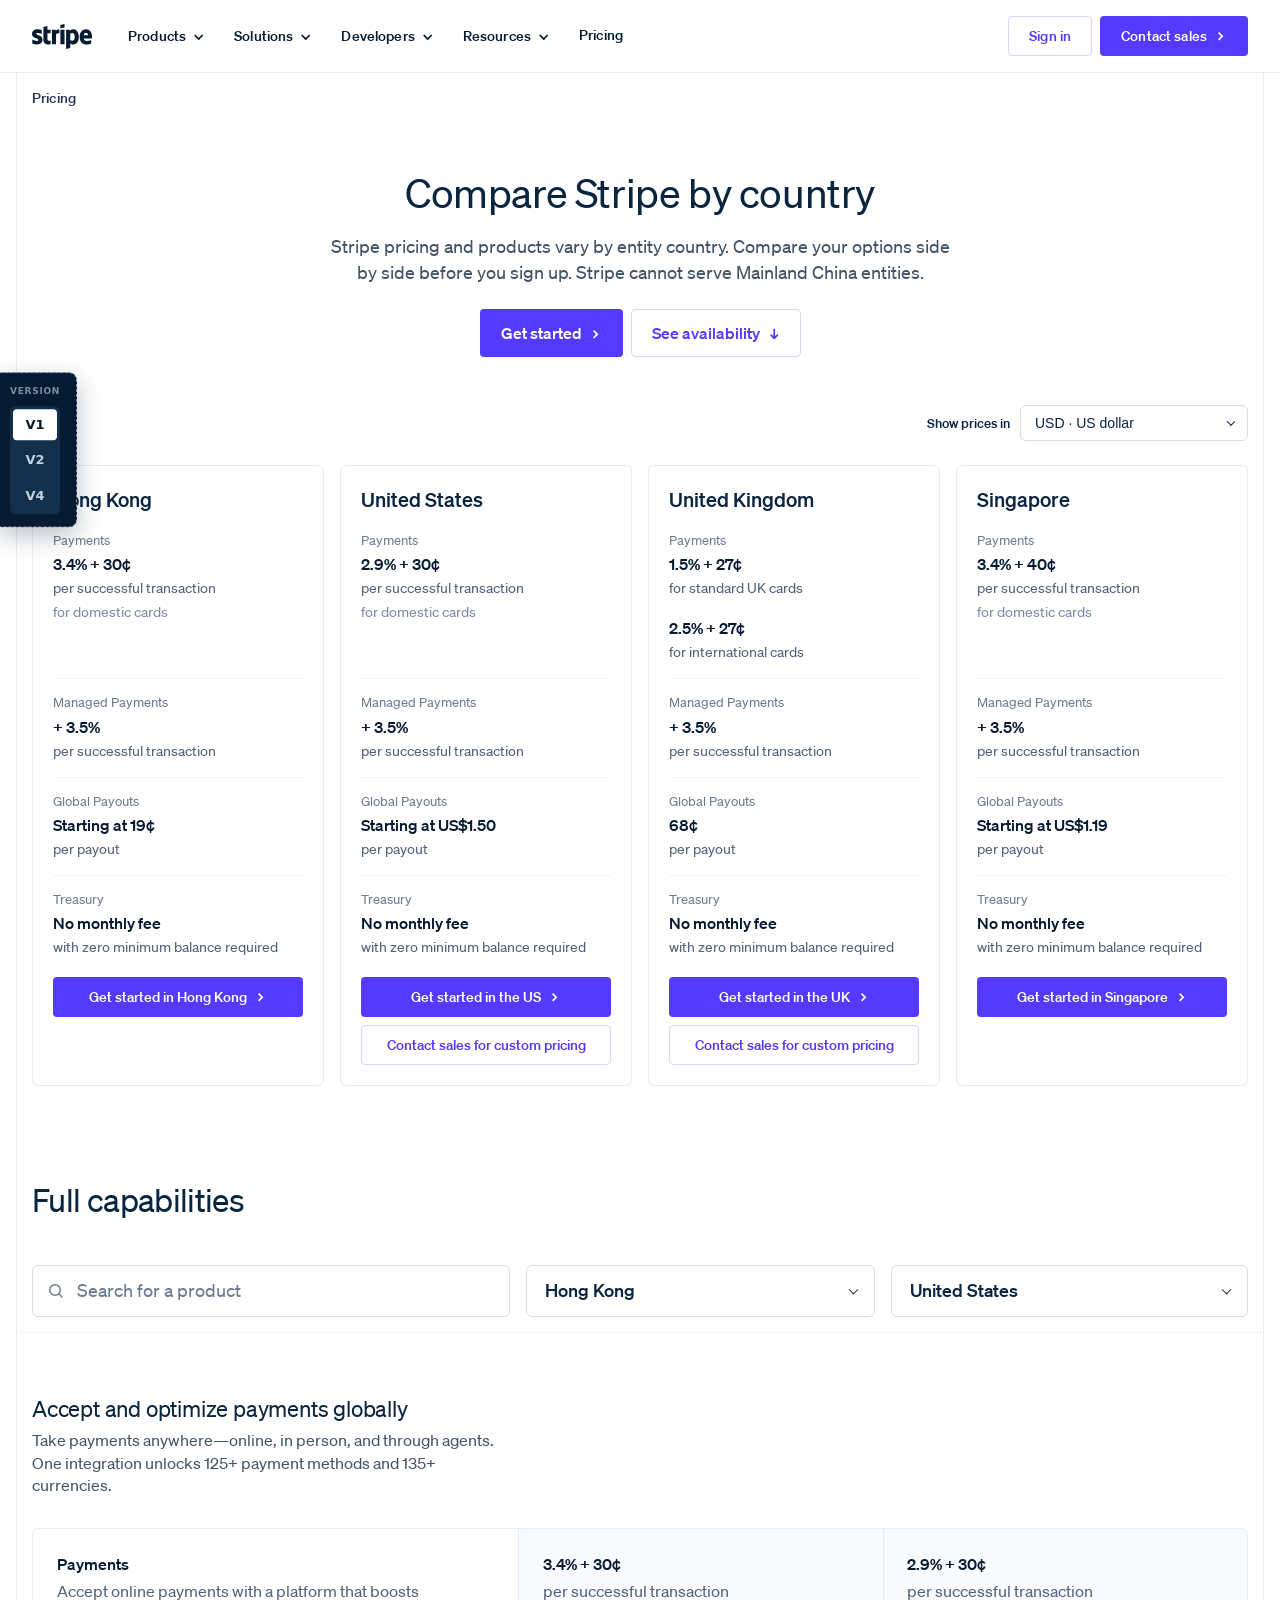
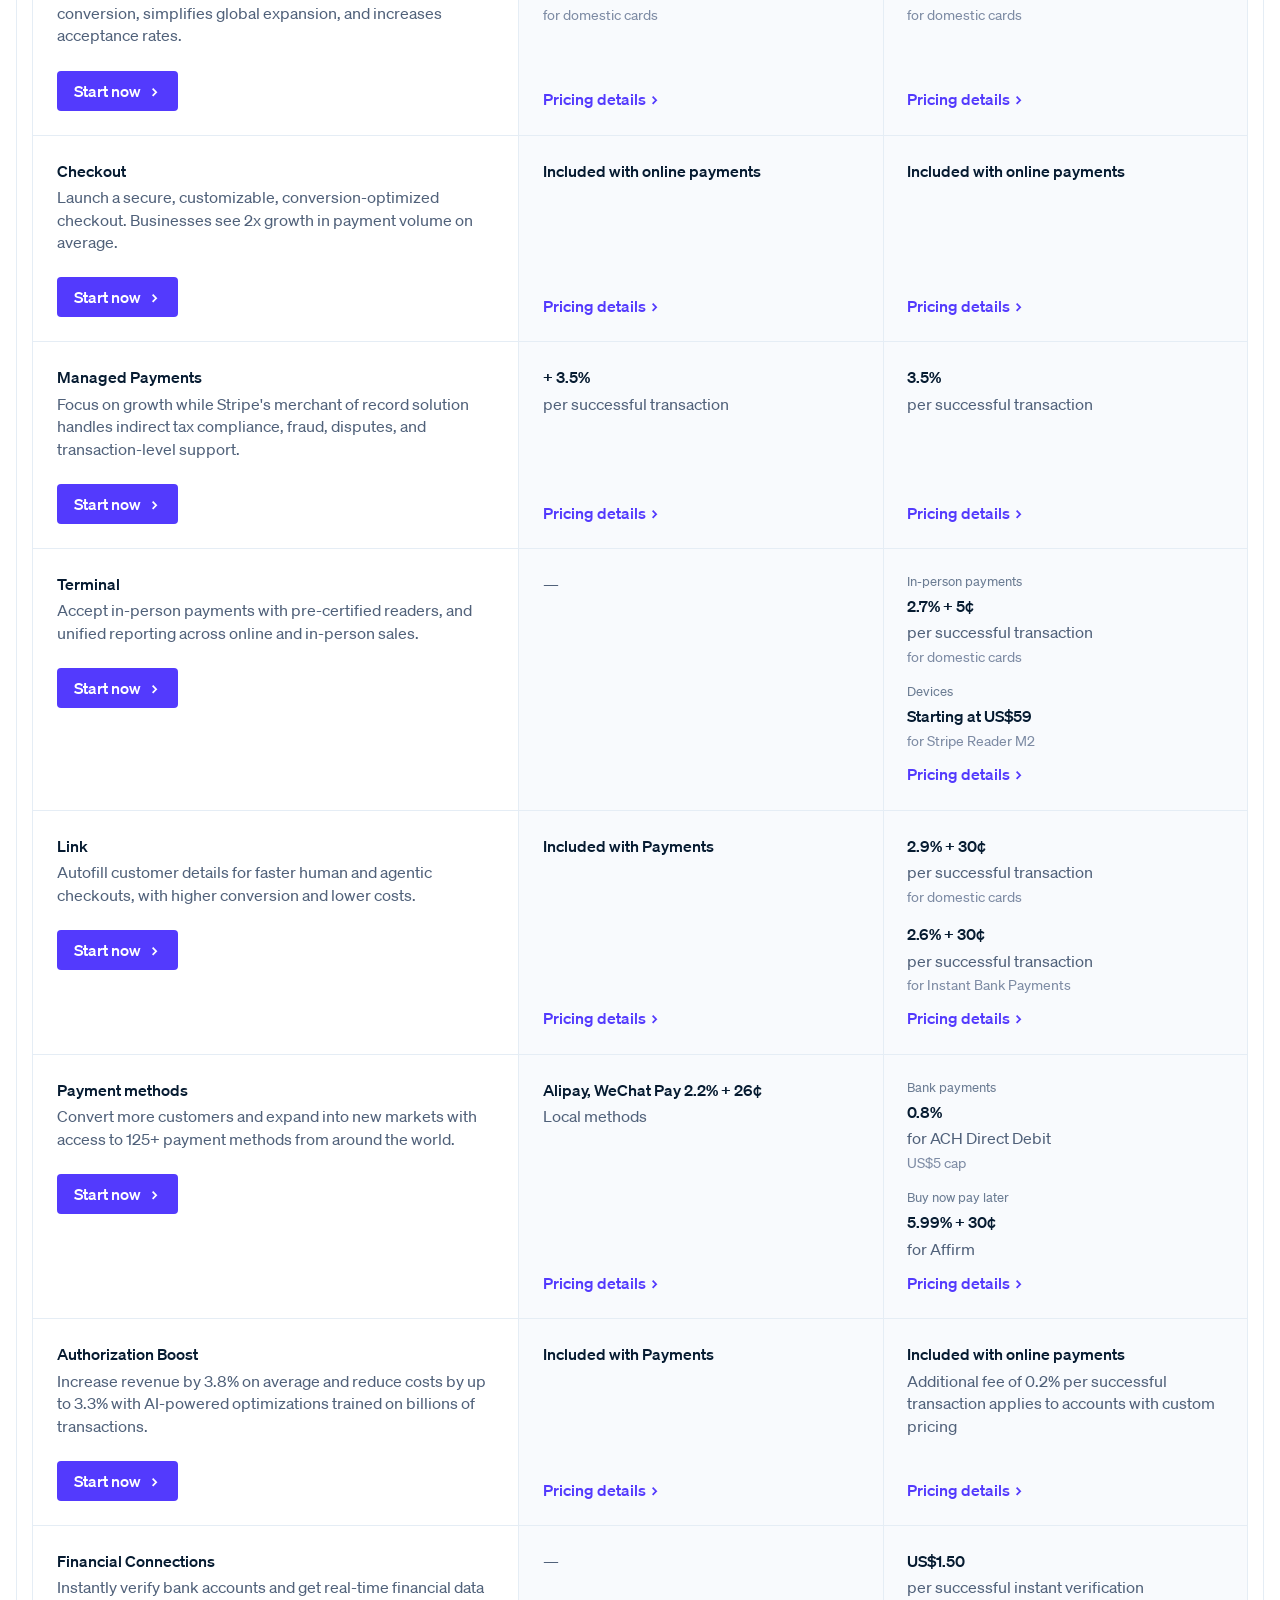
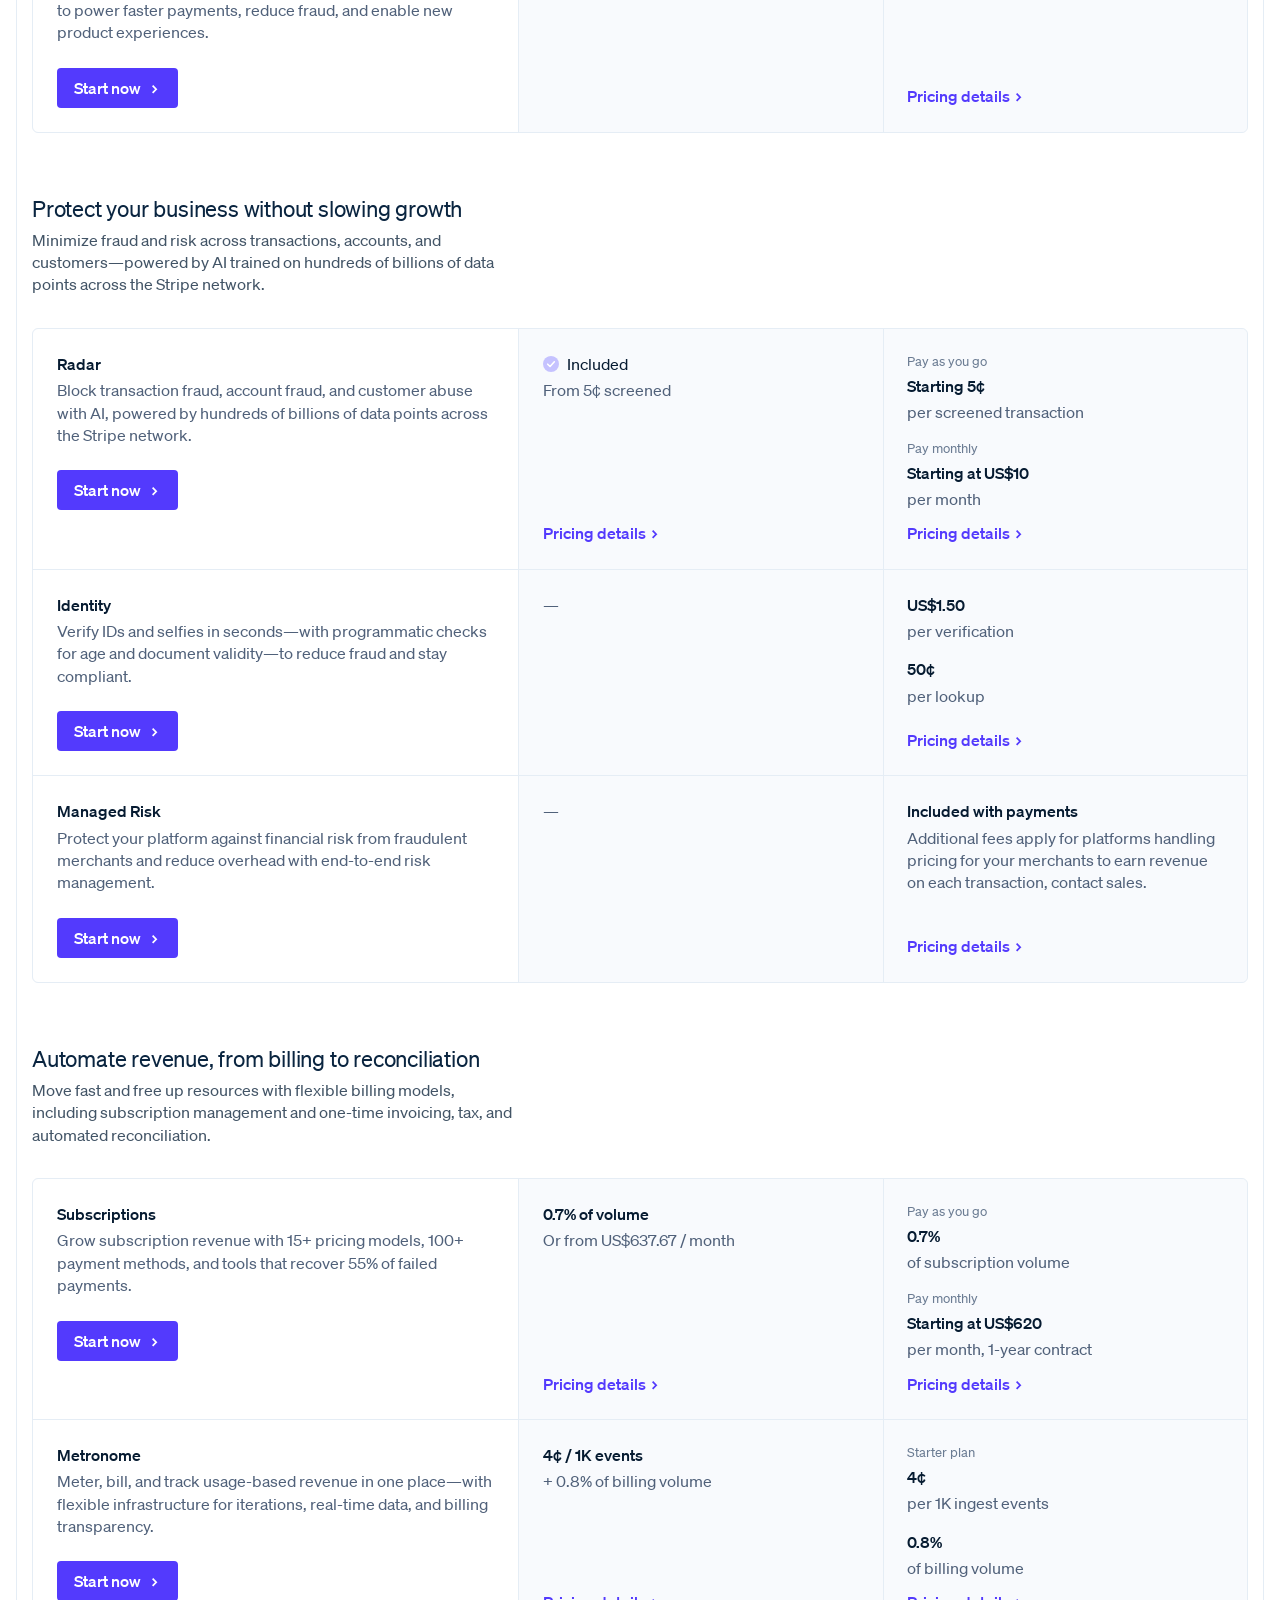
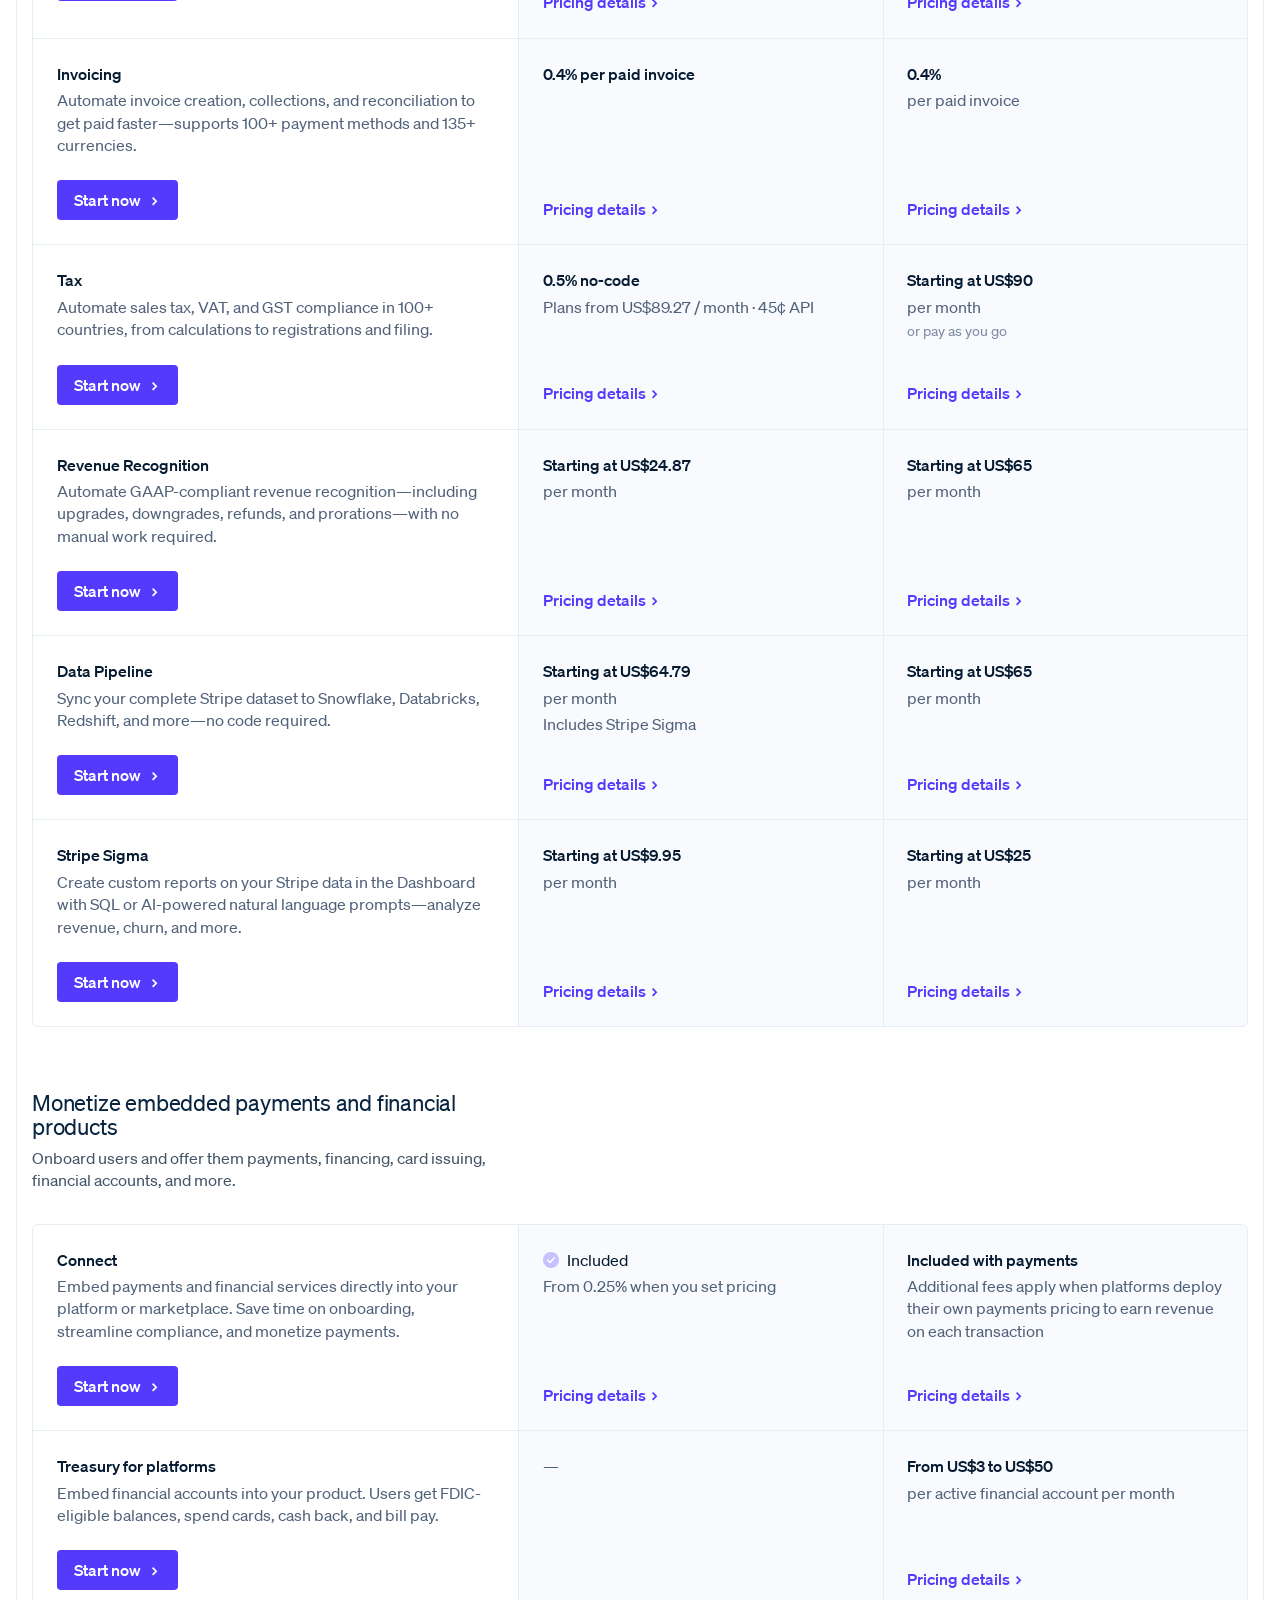
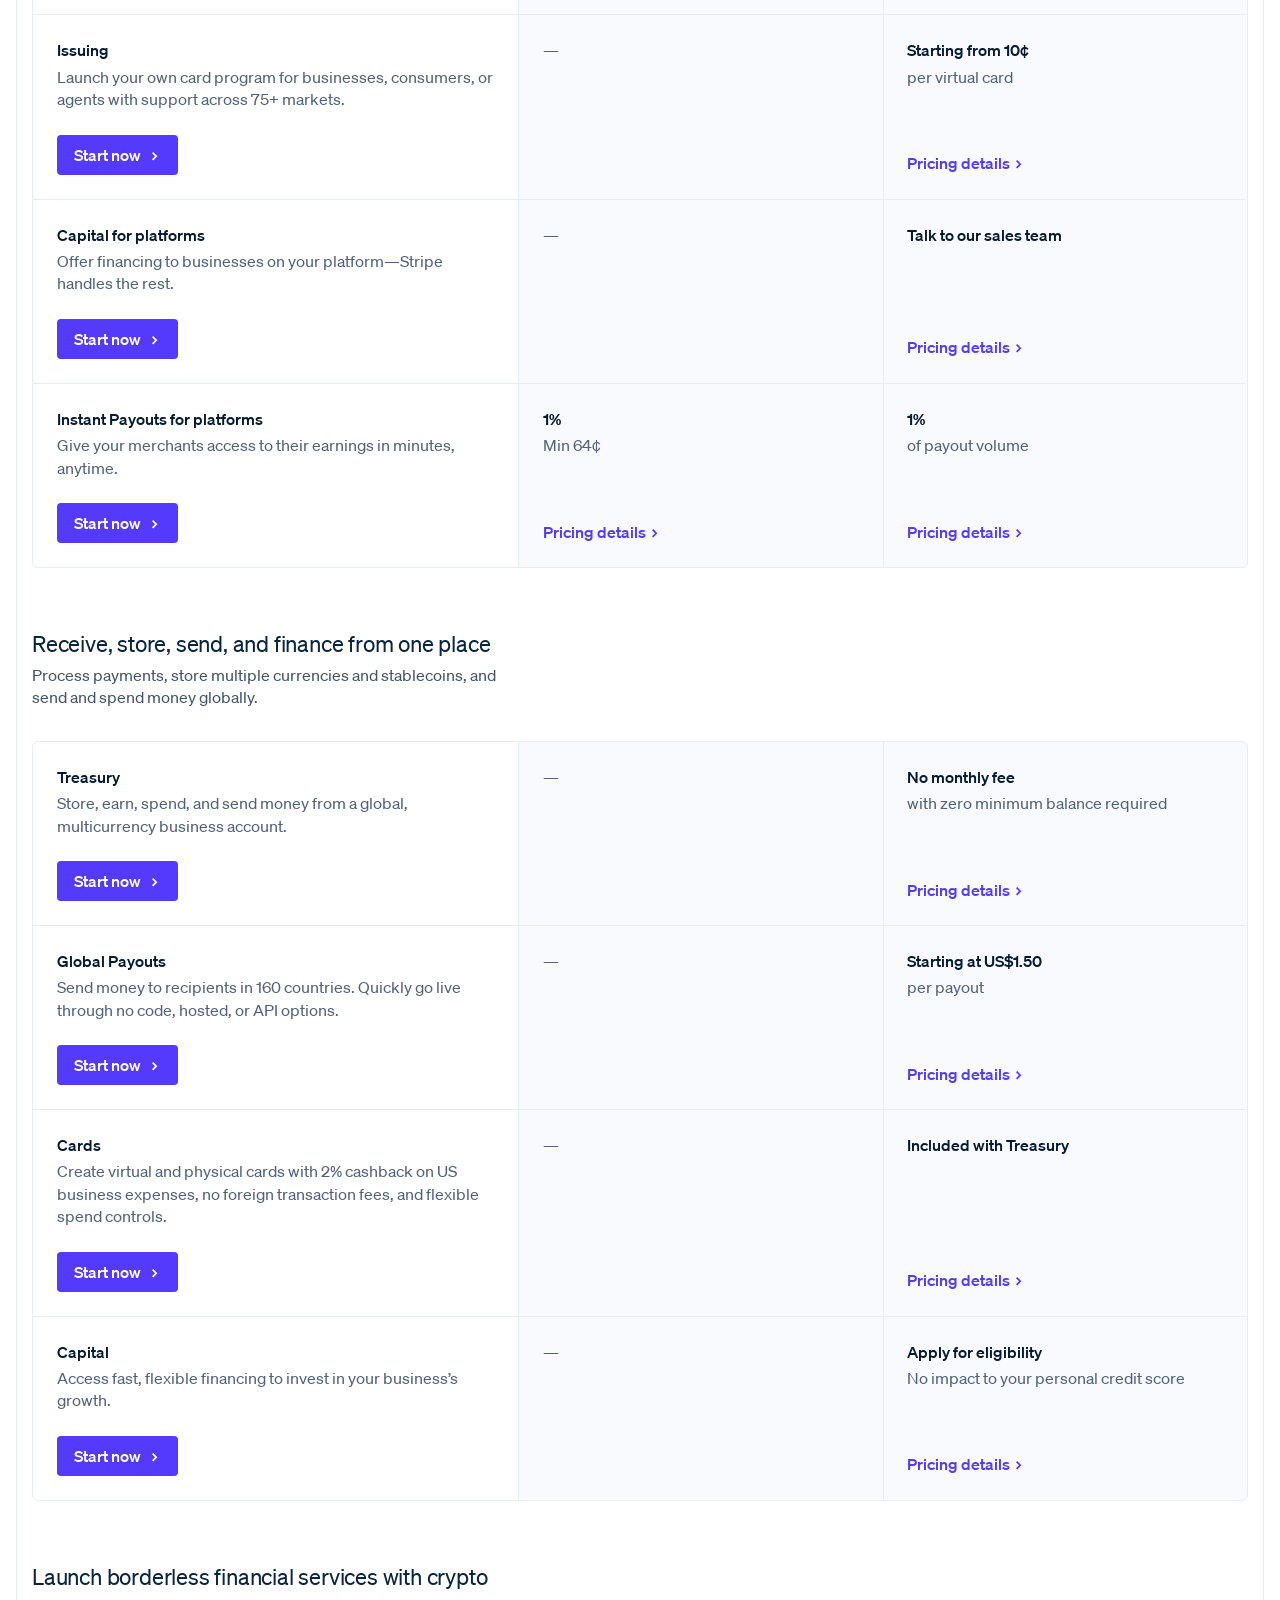
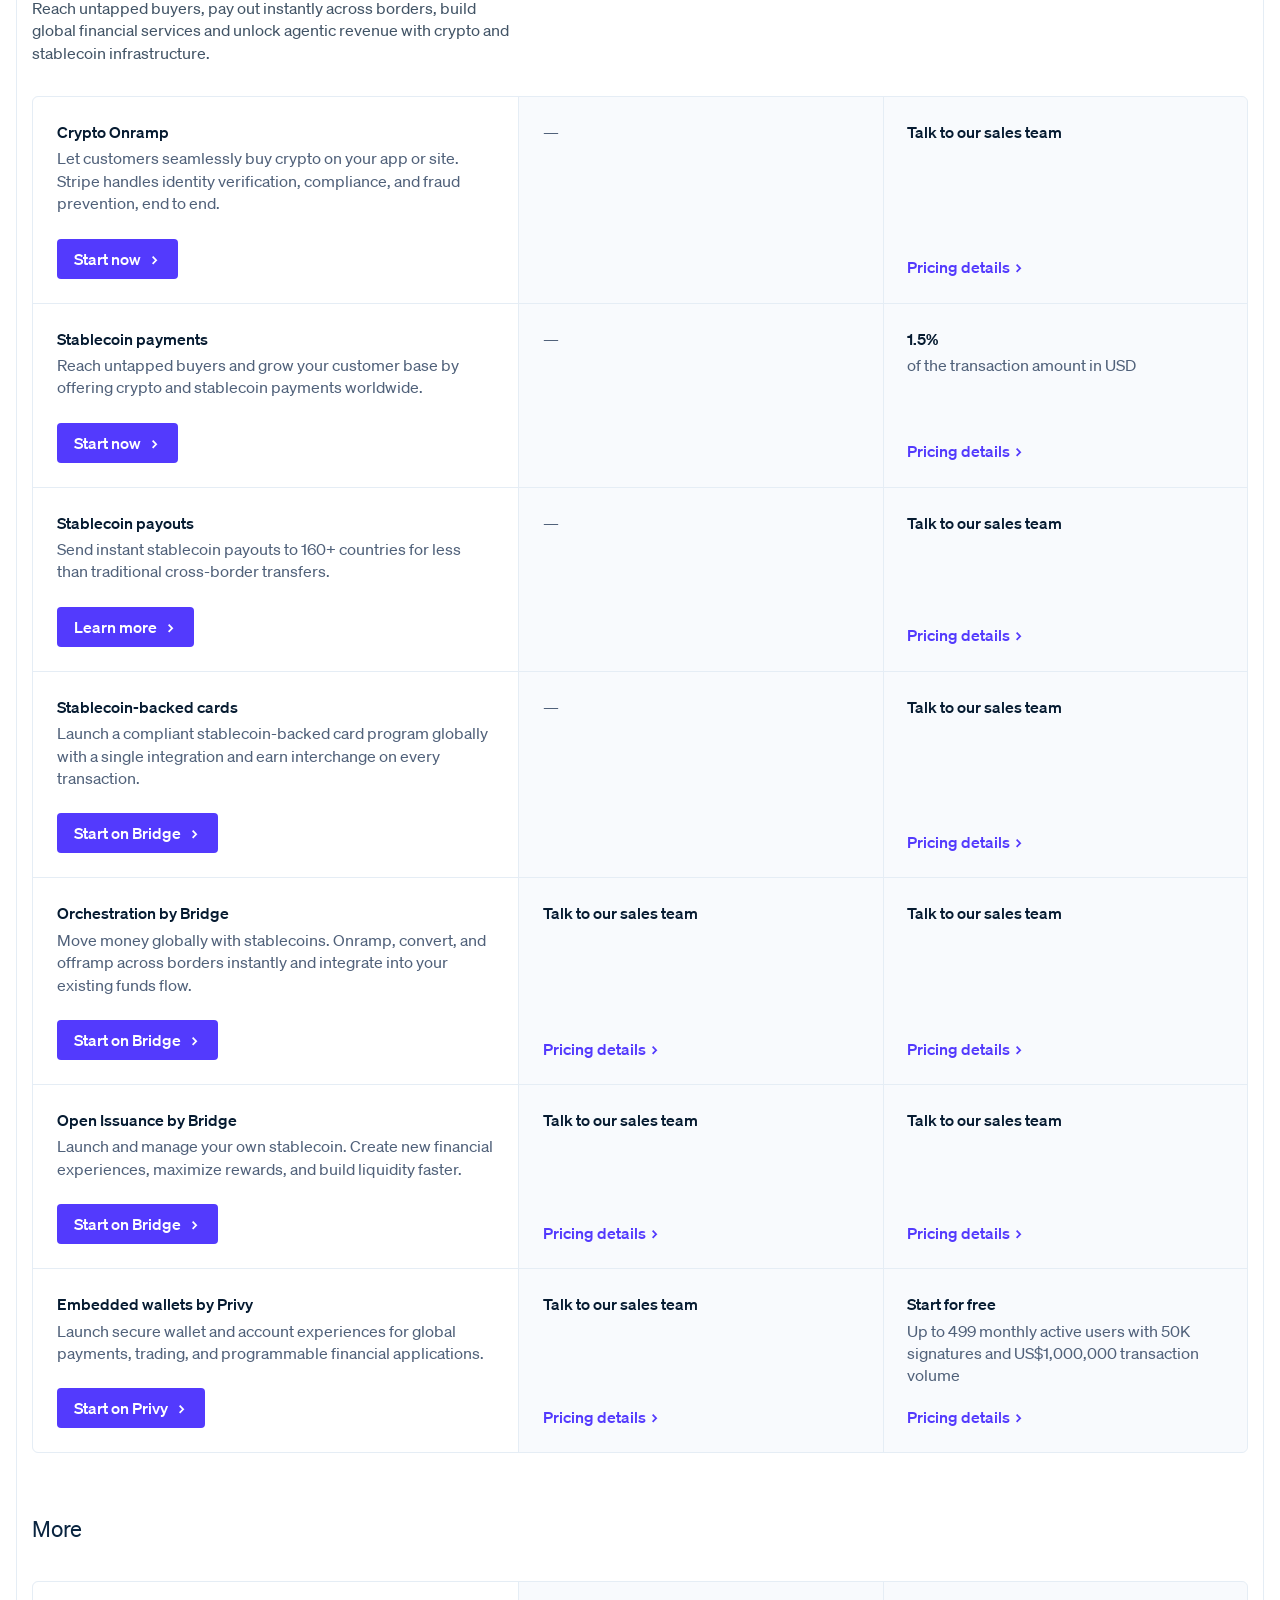
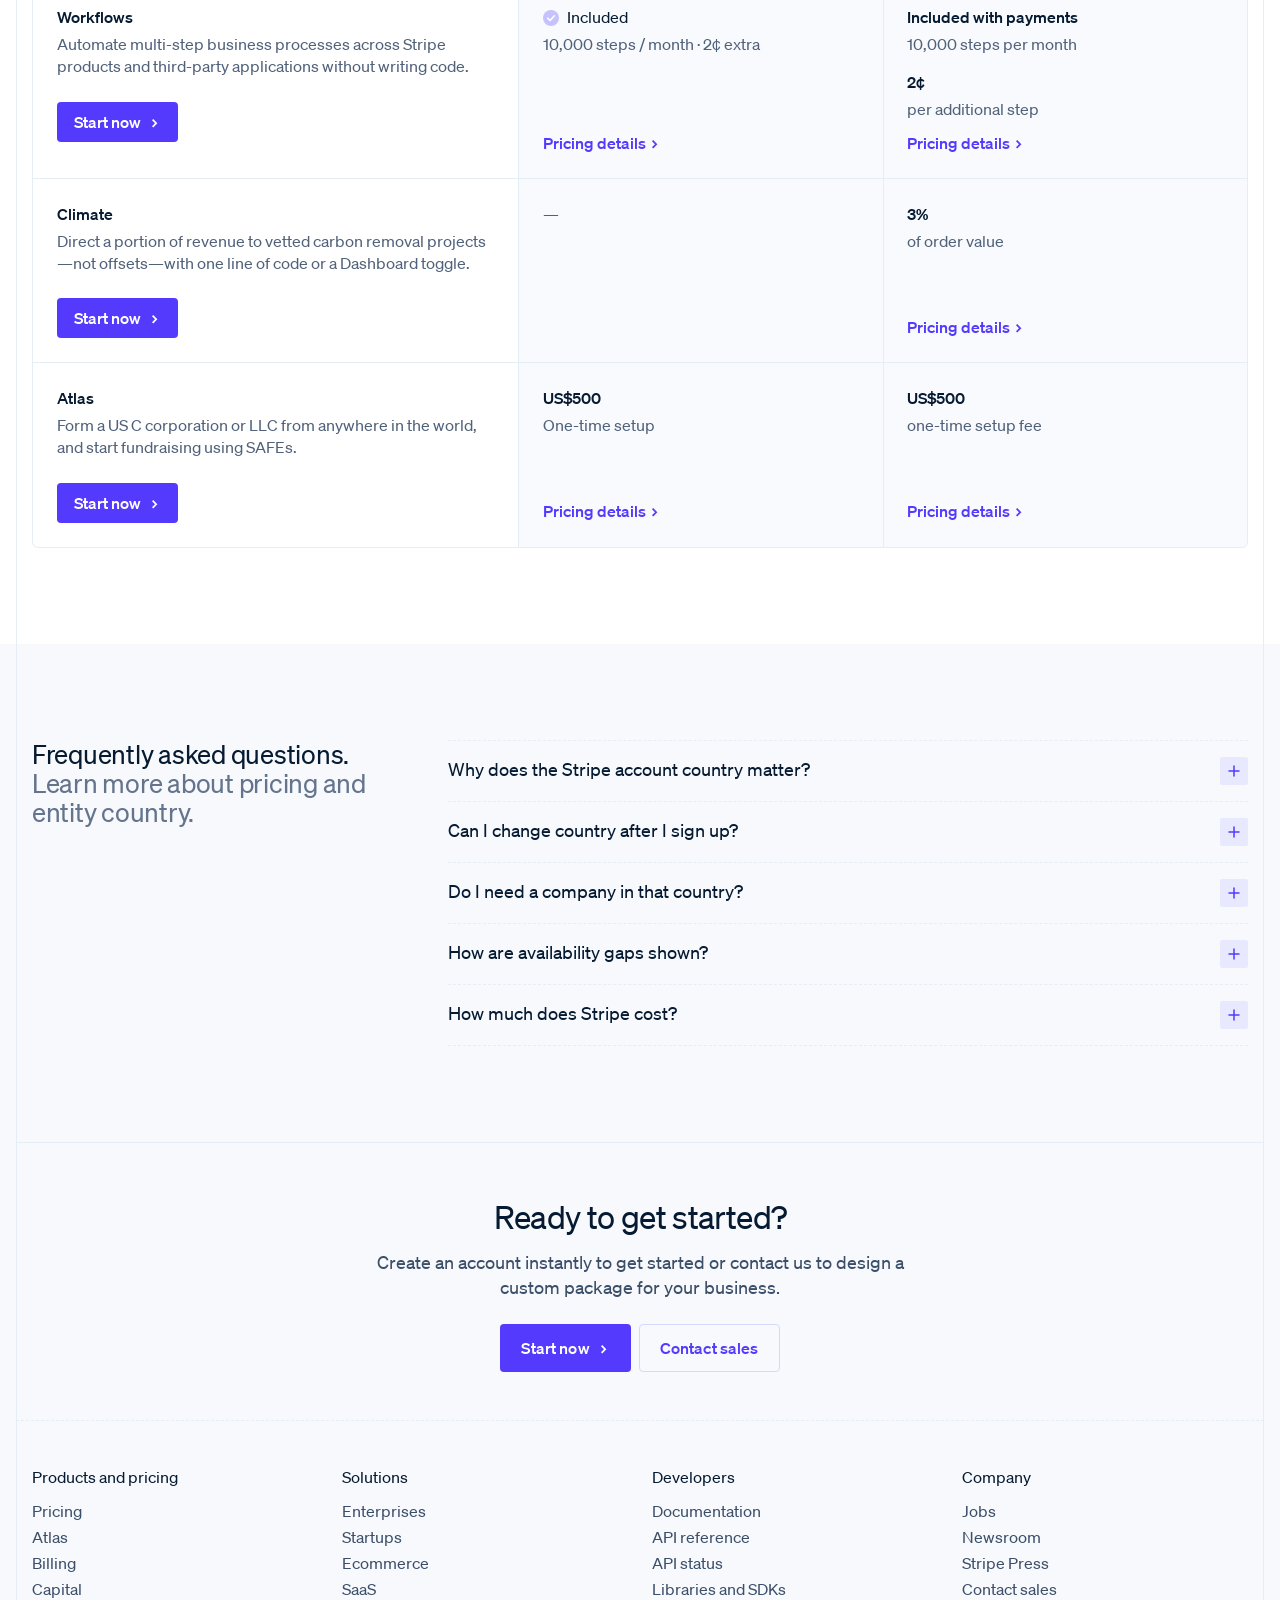
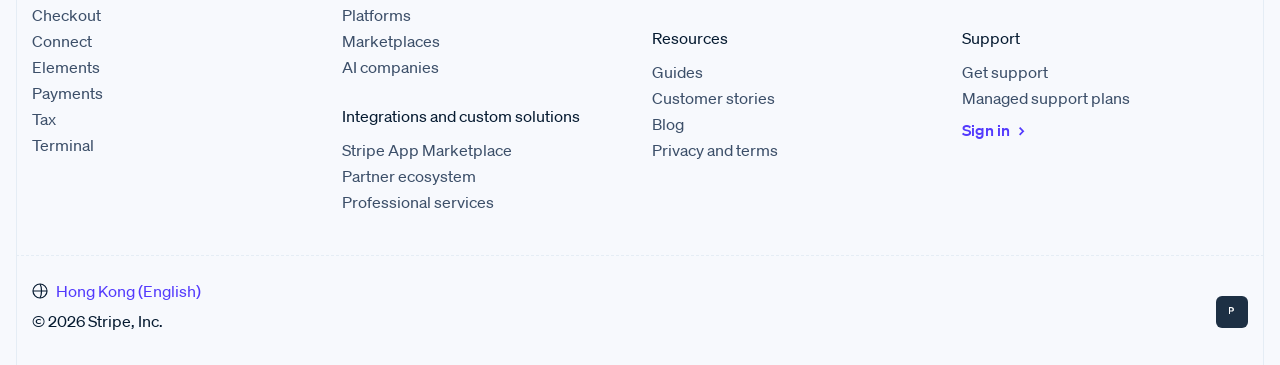
<file: index.html>
<!DOCTYPE html>
<html lang="en">
  <head>
    <meta charset="UTF-8" />
    <meta name="viewport" content="width=device-width, initial-scale=1.0" />
    <meta name="robots" content="noindex, nofollow" />
    <title>Compare pricing by country · Stripe</title>
    <link rel="stylesheet" href="styles.css?v=note-sm" />
    <link rel="stylesheet" href="version-switch.css?v=v11" />
  </head>
  <body class="cols-hk cols-us">
    <header class="home-header site-header">
      <div class="home-header-container">
        <div class="header-inner">
          <div class="header-left">
            <a class="logo" href="https://stripe.com/cn" aria-label="Stripe home">
              <img src="assets/stripe-logo.svg" alt="Stripe" width="60" height="25" />
            </a>
            <nav class="nav-primary" aria-label="Primary">
              <div class="nav-dropdown nav-dropdown--products">
                <button type="button" class="nav-link" aria-haspopup="true">
                  Products
                  <svg class="hds-icon navigation__chevron-down-icon" width="16" height="16" viewBox="0 0 16 16" fill="none" aria-hidden="true">
                    <path class="navigation__chevron-down-icon__left" d="M4.67065 6L9.3 10.6" stroke="currentColor" stroke-width="1.75"></path>
                    <path class="navigation__chevron-down-icon__right" d="M12.6707 6L8.67065 10" stroke="currentColor" stroke-width="1.75"></path>
                  </svg>
                </button>
              </div>
              <div class="nav-dropdown nav-dropdown--solutions">
                <button type="button" class="nav-link" aria-haspopup="true">
                  Solutions
                  <svg class="hds-icon navigation__chevron-down-icon" width="16" height="16" viewBox="0 0 16 16" fill="none" aria-hidden="true">
                    <path class="navigation__chevron-down-icon__left" d="M4.67065 6L9.3 10.6" stroke="currentColor" stroke-width="1.75"></path>
                    <path class="navigation__chevron-down-icon__right" d="M12.6707 6L8.67065 10" stroke="currentColor" stroke-width="1.75"></path>
                  </svg>
                </button>
              </div>
              <div class="nav-dropdown nav-dropdown--developers">
                <button type="button" class="nav-link" aria-haspopup="true">
                  Developers
                  <svg class="hds-icon navigation__chevron-down-icon" width="16" height="16" viewBox="0 0 16 16" fill="none" aria-hidden="true">
                    <path class="navigation__chevron-down-icon__left" d="M4.67065 6L9.3 10.6" stroke="currentColor" stroke-width="1.75"></path>
                    <path class="navigation__chevron-down-icon__right" d="M12.6707 6L8.67065 10" stroke="currentColor" stroke-width="1.75"></path>
                  </svg>
                </button>
              </div>
              <div class="nav-dropdown nav-dropdown--resources">
                <button type="button" class="nav-link" aria-haspopup="true">
                  Resources
                  <svg class="hds-icon navigation__chevron-down-icon" width="16" height="16" viewBox="0 0 16 16" fill="none" aria-hidden="true">
                    <path class="navigation__chevron-down-icon__left" d="M4.67065 6L9.3 10.6" stroke="currentColor" stroke-width="1.75"></path>
                    <path class="navigation__chevron-down-icon__right" d="M12.6707 6L8.67065 10" stroke="currentColor" stroke-width="1.75"></path>
                  </svg>
                </button>
              </div>
              <a class="nav-link" href="#compare" aria-current="page">Pricing</a>
            </nav>
          </div>
          <div class="header-actions">
            <a class="btn btn--secondary" href="https://dashboard.stripe.com/login">Sign in</a>
            <a class="btn btn--primary header-actions__sales" href="https://stripe.com/contact/sales">
              <span class="btn__inner">
                Contact sales
                <span class="btn__chev-wrap" aria-hidden="true">
                  <svg class="btn__chev btn__chev--idle" width="6" height="9" viewBox="0 0 6 9">
                    <path d="M4.84766 3.63379L5.45898 4.25L4.84766 4.86621L1.24219 8.49902L0 7.2666L2.99316 4.24902L0 1.23242L1.24219 0L4.84766 3.63379Z" fill="currentColor" />
                  </svg>
                  <svg class="btn__chev btn__chev--hover" width="12" height="9" viewBox="0 0 12 9">
                    <path d="M10.4697 3.63379L11.0811 4.25L10.4697 4.86621L6.86426 8.49902L5.62207 7.2666L7.74609 5.125L0 5.125L0 3.375L7.74805 3.375L5.62207 1.23242L6.86426 0L10.4697 3.63379Z" fill="currentColor" />
                  </svg>
                </span>
              </span>
            </a>
            <button type="button" class="nav-hamburger" data-menu-toggle aria-label="Toggle navigation menu" aria-expanded="false">
              <svg class="nav-hamburger__menu" width="40" height="40" viewBox="0 0 100 100" aria-hidden="true">
                <rect class="nav-hamburger__bg" x="0" y="0" width="100" height="100" rx="8"></rect>
                <rect class="nav-hamburger__line line-1" width="40" height="5" x="30" y="38" rx="2.5"></rect>
                <rect class="nav-hamburger__line line-2" width="40" height="5" x="30" y="48" rx="2.5"></rect>
                <rect class="nav-hamburger__line line-3" width="40" height="5" x="30" y="48" rx="2.5"></rect>
                <rect class="nav-hamburger__line line-4" width="40" height="5" x="30" y="58" rx="2.5"></rect>
              </svg>
              <svg class="nav-hamburger__close" width="12" height="12" viewBox="0 0 12 12" aria-hidden="true">
                <path d="M1.5 1.5l9 9M10.5 1.5l-9 9" stroke="#533afd" stroke-width="1.5" stroke-linecap="round" />
              </svg>
            </button>
          </div>
        </div>
      </div>
    </header>

    <div class="page">
    <main>
      <section class="hero">
        <div class="wrap">
          <p class="hero__kicker">Pricing</p>
          <h1 class="hero__title">Compare Stripe by country</h1>
          <p class="hero__lede">
            Stripe pricing and products vary by entity country. Compare your options side by side before you sign up. Stripe cannot serve Mainland China entities.
          </p>
          <div class="hero__actions">
            <a class="btn btn--primary btn--lg" href="https://dashboard.stripe.com/register" target="_blank" rel="noopener noreferrer">
              <span class="btn__inner">
                Get started
                <span class="btn__chev-wrap" aria-hidden="true">
                  <svg class="btn__chev btn__chev--idle" width="6" height="9" viewBox="0 0 6 9">
                    <path d="M4.84766 3.63379L5.45898 4.25L4.84766 4.86621L1.24219 8.49902L0 7.2666L2.99316 4.24902L0 1.23242L1.24219 0L4.84766 3.63379Z" fill="currentColor" />
                  </svg>
                  <svg class="btn__chev btn__chev--hover" width="12" height="9" viewBox="0 0 12 9">
                    <path d="M10.4697 3.63379L11.0811 4.25L10.4697 4.86621L6.86426 8.49902L5.62207 7.2666L7.74609 5.125L0 5.125L0 3.375L7.74805 3.375L5.62207 1.23242L6.86426 0L10.4697 3.63379Z" fill="currentColor" />
                  </svg>
                </span>
              </span>
            </a>
            <a class="btn btn--secondary btn--lg" href="#capabilities">
              <span class="btn__inner">
                See availability
                <span class="btn__arrow-wrap" aria-hidden="true">
                  <svg class="btn__arrow btn__arrow--down" width="12" height="9" viewBox="0 0 12 9">
                    <path d="M10.4697 3.63379L11.0811 4.25L10.4697 4.86621L6.86426 8.49902L5.62207 7.2666L7.74609 5.125L0 5.125L0 3.375L7.74805 3.375L5.62207 1.23242L6.86426 0L10.4697 3.63379Z" fill="currentColor" />
                  </svg>
                </span>
              </span>
            </a>
          </div>
        </div>
      </section>

      <section class="comparison" id="compare" aria-label="Payments, expansion, and payouts">
        <div class="wrap">
          <div class="section-head">
            <div class="currency-switcher">
              <label class="currency-switcher__label" for="currency-select">Show prices in</label>
              <div class="currency-switcher__control">
                <select id="currency-select" data-currency-select>
                  <option value="local">Local currency</option>
                  <option value="USD" selected>USD · US dollar</option>
                  <option value="HKD">HKD · Hong Kong dollar</option>
                  <option value="GBP">GBP · British pound</option>
                  <option value="SGD">SGD · Singapore dollar</option>
                </select>
              </div>
            </div>
          </div>

          <div class="country-cards" id="payments">
            <article class="country-card" data-country="hk">
              <header class="country-card__head">
                <h3 class="country-card__title">Hong Kong</h3>
              </header>
              <div class="country-card__block">
                <h4 class="country-card__label">Payments</h4>
                <p class="price">3.4% + <span class="money" data-amount="2.35" data-ccy="HKD">HK$2.35</span></p>
                <p class="price-note">per successful transaction</p>
                <p class="price-note price-note--sm">for domestic cards</p>
              </div>
              <div class="country-card__block">
                <h4 class="country-card__label">Managed Payments</h4>
                <p class="price">+ 3.5%</p>
                <p class="price-note">per successful transaction</p>
              </div>
              <div class="country-card__block">
                <h4 class="country-card__label">Global Payouts</h4>
                <p class="price">Starting at <span class="money" data-amount="1.50" data-ccy="HKD">HK$1.50</span></p>
                <p class="price-note">per payout</p>
              </div>
              <div class="country-card__block">
                <h4 class="country-card__label">Treasury</h4>
                <p class="price">No monthly fee</p>
                <p class="price-note">with zero minimum balance required</p>
              </div>
              <div class="country-card__cta">
                <a class="btn btn--primary btn--lg" href="https://dashboard.stripe.com/register?country=HK" target="_blank" rel="noopener noreferrer">
                  <span class="btn__inner">
                    Get started in Hong Kong
                    <span class="btn__chev-wrap" aria-hidden="true">
                      <svg class="btn__chev btn__chev--idle" width="6" height="9" viewBox="0 0 6 9">
                        <path d="M4.84766 3.63379L5.45898 4.25L4.84766 4.86621L1.24219 8.49902L0 7.2666L2.99316 4.24902L0 1.23242L1.24219 0L4.84766 3.63379Z" fill="currentColor" />
                      </svg>
                      <svg class="btn__chev btn__chev--hover" width="12" height="9" viewBox="0 0 12 9">
                        <path d="M10.4697 3.63379L11.0811 4.25L10.4697 4.86621L6.86426 8.49902L5.62207 7.2666L7.74609 5.125L0 5.125L0 3.375L7.74805 3.375L5.62207 1.23242L6.86426 0L10.4697 3.63379Z" fill="currentColor" />
                      </svg>
                    </span>
                  </span>
                </a>
              </div>
            </article>

            <article class="country-card" data-country="us">
              <header class="country-card__head">
                <h3 class="country-card__title">United States</h3>
              </header>
              <div class="country-card__block">
                <h4 class="country-card__label">Payments</h4>
                <p class="price">2.9% + <span class="money" data-amount="0.30" data-ccy="USD">30¢</span></p>
                <p class="price-note">per successful transaction</p>
                <p class="price-note price-note--sm">for domestic cards</p>
              </div>
              <div class="country-card__block">
                <h4 class="country-card__label">Managed Payments</h4>
                <p class="price">+ 3.5%</p>
                <p class="price-note">per successful transaction</p>
              </div>
              <div class="country-card__block">
                <h4 class="country-card__label">Global Payouts</h4>
                <p class="price">Starting at <span class="money" data-amount="1.50" data-ccy="USD">$1.50</span></p>
                <p class="price-note">per payout</p>
              </div>
              <div class="country-card__block">
                <h4 class="country-card__label">Treasury</h4>
                <p class="price">No monthly fee</p>
                <p class="price-note">with zero minimum balance required</p>
              </div>
              <div class="country-card__cta">
                <a class="btn btn--primary btn--lg" href="https://dashboard.stripe.com/register?country=US" target="_blank" rel="noopener noreferrer">
                  <span class="btn__inner">
                    Get started in the US
                    <span class="btn__chev-wrap" aria-hidden="true">
                      <svg class="btn__chev btn__chev--idle" width="6" height="9" viewBox="0 0 6 9">
                        <path d="M4.84766 3.63379L5.45898 4.25L4.84766 4.86621L1.24219 8.49902L0 7.2666L2.99316 4.24902L0 1.23242L1.24219 0L4.84766 3.63379Z" fill="currentColor" />
                      </svg>
                      <svg class="btn__chev btn__chev--hover" width="12" height="9" viewBox="0 0 12 9">
                        <path d="M10.4697 3.63379L11.0811 4.25L10.4697 4.86621L6.86426 8.49902L5.62207 7.2666L7.74609 5.125L0 5.125L0 3.375L7.74805 3.375L5.62207 1.23242L6.86426 0L10.4697 3.63379Z" fill="currentColor" />
                      </svg>
                    </span>
                  </span>
                </a>
                <a class="btn btn--secondary btn--lg" href="https://stripe.com/contact/sales" target="_blank" rel="noopener noreferrer">
                  <span class="btn__inner">Contact sales for custom pricing</span>
                </a>
              </div>
            </article>

            <article class="country-card" data-country="gb">
              <header class="country-card__head">
                <h3 class="country-card__title">United Kingdom</h3>
              </header>
              <div class="country-card__block">
                <h4 class="country-card__label">Payments</h4>
                <p class="price">1.5% + <span class="money" data-amount="0.20" data-ccy="GBP">20p</span></p>
                <p class="price-note">for standard UK cards</p>
                <p class="price">2.5% + <span class="money" data-amount="0.20" data-ccy="GBP">20p</span></p>
                <p class="price-note">for international cards</p>
              </div>
              <div class="country-card__block">
                <h4 class="country-card__label">Managed Payments</h4>
                <p class="price">+ 3.5%</p>
                <p class="price-note">per successful transaction</p>
              </div>
              <div class="country-card__block">
                <h4 class="country-card__label">Global Payouts</h4>
                <p class="price"><span class="money" data-amount="0.50" data-ccy="GBP">£0.50</span></p>
                <p class="price-note">per payout</p>
              </div>
              <div class="country-card__block">
                <h4 class="country-card__label">Treasury</h4>
                <p class="price">No monthly fee</p>
                <p class="price-note">with zero minimum balance required</p>
              </div>
              <div class="country-card__cta">
                <a class="btn btn--primary btn--lg" href="https://dashboard.stripe.com/register?country=GB" target="_blank" rel="noopener noreferrer">
                  <span class="btn__inner">
                    Get started in the UK
                    <span class="btn__chev-wrap" aria-hidden="true">
                      <svg class="btn__chev btn__chev--idle" width="6" height="9" viewBox="0 0 6 9">
                        <path d="M4.84766 3.63379L5.45898 4.25L4.84766 4.86621L1.24219 8.49902L0 7.2666L2.99316 4.24902L0 1.23242L1.24219 0L4.84766 3.63379Z" fill="currentColor" />
                      </svg>
                      <svg class="btn__chev btn__chev--hover" width="12" height="9" viewBox="0 0 12 9">
                        <path d="M10.4697 3.63379L11.0811 4.25L10.4697 4.86621L6.86426 8.49902L5.62207 7.2666L7.74609 5.125L0 5.125L0 3.375L7.74805 3.375L5.62207 1.23242L6.86426 0L10.4697 3.63379Z" fill="currentColor" />
                      </svg>
                    </span>
                  </span>
                </a>
                <a class="btn btn--secondary btn--lg" href="https://stripe.com/en-gb/contact/sales" target="_blank" rel="noopener noreferrer">
                  <span class="btn__inner">Contact sales for custom pricing</span>
                </a>
              </div>
            </article>

            <article class="country-card" data-country="sg">
              <header class="country-card__head">
                <h3 class="country-card__title">Singapore</h3>
              </header>
              <div class="country-card__block">
                <h4 class="country-card__label">Payments</h4>
                <p class="price">3.4% + <span class="money" data-amount="0.50" data-ccy="SGD">S$0.50</span></p>
                <p class="price-note">per successful transaction</p>
                <p class="price-note price-note--sm">for domestic cards</p>
              </div>
              <div class="country-card__block">
                <h4 class="country-card__label">Managed Payments</h4>
                <p class="price">+ 3.5%</p>
                <p class="price-note">per successful transaction</p>
              </div>
              <div class="country-card__block">
                <h4 class="country-card__label">Global Payouts</h4>
                <p class="price">Starting at <span class="money" data-amount="1.50" data-ccy="SGD">S$1.50</span></p>
                <p class="price-note">per payout</p>
              </div>
              <div class="country-card__block">
                <h4 class="country-card__label">Treasury</h4>
                <p class="price">No monthly fee</p>
                <p class="price-note">with zero minimum balance required</p>
              </div>
              <div class="country-card__cta">
                <a class="btn btn--primary btn--lg" href="https://dashboard.stripe.com/register?country=SG" target="_blank" rel="noopener noreferrer">
                  <span class="btn__inner">
                    Get started in Singapore
                    <span class="btn__chev-wrap" aria-hidden="true">
                      <svg class="btn__chev btn__chev--idle" width="6" height="9" viewBox="0 0 6 9">
                        <path d="M4.84766 3.63379L5.45898 4.25L4.84766 4.86621L1.24219 8.49902L0 7.2666L2.99316 4.24902L0 1.23242L1.24219 0L4.84766 3.63379Z" fill="currentColor" />
                      </svg>
                      <svg class="btn__chev btn__chev--hover" width="12" height="9" viewBox="0 0 12 9">
                        <path d="M10.4697 3.63379L11.0811 4.25L10.4697 4.86621L6.86426 8.49902L5.62207 7.2666L7.74609 5.125L0 5.125L0 3.375L7.74805 3.375L5.62207 1.23242L6.86426 0L10.4697 3.63379Z" fill="currentColor" />
                      </svg>
                    </span>
                  </span>
                </a>
              </div>
            </article>
          </div>
        </div>
      </section>

      <section class="comparison comparison--capabilities" id="capabilities" aria-labelledby="capabilities-heading">
        <div class="wrap">
          <div class="section-head">
            <h2 class="section-title" id="capabilities-heading">Full capabilities</h2>
          </div>

          <div class="compare-scroll">
          <div class="compare-picker" role="group" aria-label="Countries to compare">
            <div class="compare-picker__spacer">
              <div class="compare-search">
                <label class="sr-only" for="capability-search">Search for a product</label>
                <span class="compare-search__icon" aria-hidden="true">
                  <svg width="16" height="16" viewBox="0 0 16 16" fill="none">
                    <circle cx="7" cy="7" r="5.25" stroke="currentColor" stroke-width="1.5" />
                    <path d="M11 11l3 3" stroke="currentColor" stroke-width="1.5" stroke-linecap="round" />
                  </svg>
                </span>
                <input
                  id="capability-search"
                  class="compare-search__input"
                  type="search"
                  placeholder="Search for a product"
                  autocomplete="off"
                  spellcheck="false"
                  data-capability-search
                />
              </div>
            </div>
            <div class="compare-picker__slot">
              <label class="sr-only" for="compare-slot-0">First country to compare</label>
              <div class="compare-select-wrap">
                <select id="compare-slot-0" class="compare-select" data-compare-slot="0">
                  <option value="hk" selected>Hong Kong</option>
                  <option value="us" disabled>United States</option>
                  <option value="gb">United Kingdom</option>
                  <option value="sg">Singapore</option>
                </select>
              </div>
            </div>
            <div class="compare-picker__slot">
              <label class="sr-only" for="compare-slot-1">Second country to compare</label>
              <div class="compare-select-wrap">
                <select id="compare-slot-1" class="compare-select" data-compare-slot="1">
                  <option value="hk" disabled>Hong Kong</option>
                  <option value="us" selected>United States</option>
                  <option value="gb">United Kingdom</option>
                  <option value="sg">Singapore</option>
                </select>
              </div>
            </div>
          </div>

          <p class="compare-search__empty" hidden data-search-empty>No products match your search.</p>
          <p class="sr-only" aria-live="polite" data-search-status></p>

          <div class="table-stack">
            <div class="capability-block" id="payments-area">
              <div class="capability-block__head">
                <h3 class="capability-block__title">Accept and optimize payments globally</h3>
                <p class="capability-block__copy">Take payments anywhere—online, in person, and through agents. One integration unlocks 125+ payment methods and 135+ currencies.</p>
              </div>
              <div class="table-shell" id="products">
            <table class="cmp">
              <colgroup>
                <col class="cmp__col-product" />
                <col class="cmp__col-hk" />
                <col class="cmp__col-us" />
                <col class="cmp__col-gb" />
                <col class="cmp__col-sg" />
              </colgroup>
              <caption class="sr-only">Payments across Hong Kong, the United States, the United Kingdom, and Singapore</caption>
              <thead>
                <tr>
                  <th class="col-product" scope="col">Payments products</th>
                  <th class="col-hk" scope="col">Hong Kong</th>
                  <th class="col-us" scope="col">United States</th>
                  <th class="col-gb" scope="col">United Kingdom</th>
                  <th class="col-sg" scope="col">Singapore</th>
                </tr>
              </thead>
              <tbody>
<tr class="cmp__row--links">
                  <th class="col-product" scope="row"><span class="product-name">Payments</span>
                    <span class="product-desc">Accept online payments with a platform that boosts conversion, simplifies global expansion, and increases acceptance rates.</span>
                    <a class="btn btn--primary btn--compact" href="https://dashboard.stripe.com/register" target="_blank" rel="noopener noreferrer">
                      <span class="btn__inner">
                        Start now
                        <span class="btn__chev-wrap" aria-hidden="true">
                          <svg class="btn__chev btn__chev--idle" width="6" height="9" viewBox="0 0 6 9">
                            <path d="M4.84766 3.63379L5.45898 4.25L4.84766 4.86621L1.24219 8.49902L0 7.2666L2.99316 4.24902L0 1.23242L1.24219 0L4.84766 3.63379Z" fill="currentColor" />
                          </svg>
                          <svg class="btn__chev btn__chev--hover" width="12" height="9" viewBox="0 0 12 9">
                            <path d="M10.4697 3.63379L11.0811 4.25L10.4697 4.86621L6.86426 8.49902L5.62207 7.2666L7.74609 5.125L0 5.125L0 3.375L7.74805 3.375L5.62207 1.23242L6.86426 0L10.4697 3.63379Z" fill="currentColor" />
                          </svg>
                        </span>
                      </span>
                    </a></th>
                  <td class="col-hk">
                    <div class="cell-stack">
                    <span class="price">3.4% + <span class="money" data-amount="2.35" data-ccy="HKD">HK$2.35</span></span>
                    <span class="price-note">per successful transaction</span>
                    <span class="price-note price-note--sm">for domestic cards</span>
                    <a class="price-link" href="https://stripe.com/en-hk/pricing" target="_blank" rel="noopener noreferrer">
                      Pricing details
                      <span class="btn__chev-wrap" aria-hidden="true">
                        <svg class="btn__chev btn__chev--idle" width="6" height="9" viewBox="0 0 6 9">
                          <path d="M4.84766 3.63379L5.45898 4.25L4.84766 4.86621L1.24219 8.49902L0 7.2666L2.99316 4.24902L0 1.23242L1.24219 0L4.84766 3.63379Z" fill="currentColor" />
                        </svg>
                        <svg class="btn__chev btn__chev--hover" width="12" height="9" viewBox="0 0 12 9">
                          <path d="M10.4697 3.63379L11.0811 4.25L10.4697 4.86621L6.86426 8.49902L5.62207 7.2666L7.74609 5.125L0 5.125L0 3.375L7.74805 3.375L5.62207 1.23242L6.86426 0L10.4697 3.63379Z" fill="currentColor" />
                        </svg>
                      </span>
                    </a>
                    </div>
                  </td>
                  <td class="col-us">
                    <div class="cell-stack">
                    <span class="price">2.9% + <span class="money" data-amount="0.30" data-ccy="USD">30¢</span></span>
                    <span class="price-note">per successful transaction</span>
                    <span class="price-note price-note--sm">for domestic cards</span>
                    <a class="price-link" href="https://stripe.com/pricing" target="_blank" rel="noopener noreferrer">
                      Pricing details
                      <span class="btn__chev-wrap" aria-hidden="true">
                        <svg class="btn__chev btn__chev--idle" width="6" height="9" viewBox="0 0 6 9">
                          <path d="M4.84766 3.63379L5.45898 4.25L4.84766 4.86621L1.24219 8.49902L0 7.2666L2.99316 4.24902L0 1.23242L1.24219 0L4.84766 3.63379Z" fill="currentColor" />
                        </svg>
                        <svg class="btn__chev btn__chev--hover" width="12" height="9" viewBox="0 0 12 9">
                          <path d="M10.4697 3.63379L11.0811 4.25L10.4697 4.86621L6.86426 8.49902L5.62207 7.2666L7.74609 5.125L0 5.125L0 3.375L7.74805 3.375L5.62207 1.23242L6.86426 0L10.4697 3.63379Z" fill="currentColor" />
                        </svg>
                      </span>
                    </a>
                    </div>
                  </td>
                  <td class="col-gb">
                    <div class="cell-stack">
                    <span class="price">1.5% + <span class="money" data-amount="0.20" data-ccy="GBP">20p</span></span>
                    <span class="price-note">UK cards</span>
                    <a class="price-link" href="https://stripe.com/en-gb/pricing" target="_blank" rel="noopener noreferrer">
                      Pricing details
                      <span class="btn__chev-wrap" aria-hidden="true">
                        <svg class="btn__chev btn__chev--idle" width="6" height="9" viewBox="0 0 6 9">
                          <path d="M4.84766 3.63379L5.45898 4.25L4.84766 4.86621L1.24219 8.49902L0 7.2666L2.99316 4.24902L0 1.23242L1.24219 0L4.84766 3.63379Z" fill="currentColor" />
                        </svg>
                        <svg class="btn__chev btn__chev--hover" width="12" height="9" viewBox="0 0 12 9">
                          <path d="M10.4697 3.63379L11.0811 4.25L10.4697 4.86621L6.86426 8.49902L5.62207 7.2666L7.74609 5.125L0 5.125L0 3.375L7.74805 3.375L5.62207 1.23242L6.86426 0L10.4697 3.63379Z" fill="currentColor" />
                        </svg>
                      </span>
                    </a>
                    </div>
                  </td>
                  <td class="col-sg">
                    <div class="cell-stack">
                    <span class="price">3.4% + <span class="money" data-amount="0.50" data-ccy="SGD">S$0.50</span></span>
                    <span class="price-note">per successful transaction</span>
                    <span class="price-note price-note--sm">for domestic cards</span>
                    <a class="price-link" href="https://stripe.com/en-sg/pricing" target="_blank" rel="noopener noreferrer">
                      Pricing details
                      <span class="btn__chev-wrap" aria-hidden="true">
                        <svg class="btn__chev btn__chev--idle" width="6" height="9" viewBox="0 0 6 9">
                          <path d="M4.84766 3.63379L5.45898 4.25L4.84766 4.86621L1.24219 8.49902L0 7.2666L2.99316 4.24902L0 1.23242L1.24219 0L4.84766 3.63379Z" fill="currentColor" />
                        </svg>
                        <svg class="btn__chev btn__chev--hover" width="12" height="9" viewBox="0 0 12 9">
                          <path d="M10.4697 3.63379L11.0811 4.25L10.4697 4.86621L6.86426 8.49902L5.62207 7.2666L7.74609 5.125L0 5.125L0 3.375L7.74805 3.375L5.62207 1.23242L6.86426 0L10.4697 3.63379Z" fill="currentColor" />
                        </svg>
                      </span>
                    </a>
                    </div>
                  </td>
                </tr>
<tr class="cmp__row--links">
                  <th class="col-product" scope="row"><span class="product-name">Checkout</span>
                    <span class="product-desc">Launch a secure, customizable, conversion-optimized checkout. Businesses see 2x growth in payment volume on average.</span>
                    <a class="btn btn--primary btn--compact" href="https://dashboard.stripe.com/register" target="_blank" rel="noopener noreferrer">
                      <span class="btn__inner">
                        Start now
                        <span class="btn__chev-wrap" aria-hidden="true">
                          <svg class="btn__chev btn__chev--idle" width="6" height="9" viewBox="0 0 6 9">
                            <path d="M4.84766 3.63379L5.45898 4.25L4.84766 4.86621L1.24219 8.49902L0 7.2666L2.99316 4.24902L0 1.23242L1.24219 0L4.84766 3.63379Z" fill="currentColor" />
                          </svg>
                          <svg class="btn__chev btn__chev--hover" width="12" height="9" viewBox="0 0 12 9">
                            <path d="M10.4697 3.63379L11.0811 4.25L10.4697 4.86621L6.86426 8.49902L5.62207 7.2666L7.74609 5.125L0 5.125L0 3.375L7.74805 3.375L5.62207 1.23242L6.86426 0L10.4697 3.63379Z" fill="currentColor" />
                          </svg>
                        </span>
                      </span>
                    </a></th>
                  <td class="col-hk">
                    <div class="cell-stack">
                    <span class="price">Included with online payments</span>
                    <a class="price-link" href="https://stripe.com/en-hk/payments/checkout" target="_blank" rel="noopener noreferrer">
                      Pricing details
                      <span class="btn__chev-wrap" aria-hidden="true">
                        <svg class="btn__chev btn__chev--idle" width="6" height="9" viewBox="0 0 6 9">
                          <path d="M4.84766 3.63379L5.45898 4.25L4.84766 4.86621L1.24219 8.49902L0 7.2666L2.99316 4.24902L0 1.23242L1.24219 0L4.84766 3.63379Z" fill="currentColor" />
                        </svg>
                        <svg class="btn__chev btn__chev--hover" width="12" height="9" viewBox="0 0 12 9">
                          <path d="M10.4697 3.63379L11.0811 4.25L10.4697 4.86621L6.86426 8.49902L5.62207 7.2666L7.74609 5.125L0 5.125L0 3.375L7.74805 3.375L5.62207 1.23242L6.86426 0L10.4697 3.63379Z" fill="currentColor" />
                        </svg>
                      </span>
                    </a>
                    </div>
                  </td>
                  <td class="col-us">
                    <div class="cell-stack">
                    <span class="price">Included with online payments</span>
                    <a class="price-link" href="https://stripe.com/payments/checkout" target="_blank" rel="noopener noreferrer">
                      Pricing details
                      <span class="btn__chev-wrap" aria-hidden="true">
                        <svg class="btn__chev btn__chev--idle" width="6" height="9" viewBox="0 0 6 9">
                          <path d="M4.84766 3.63379L5.45898 4.25L4.84766 4.86621L1.24219 8.49902L0 7.2666L2.99316 4.24902L0 1.23242L1.24219 0L4.84766 3.63379Z" fill="currentColor" />
                        </svg>
                        <svg class="btn__chev btn__chev--hover" width="12" height="9" viewBox="0 0 12 9">
                          <path d="M10.4697 3.63379L11.0811 4.25L10.4697 4.86621L6.86426 8.49902L5.62207 7.2666L7.74609 5.125L0 5.125L0 3.375L7.74805 3.375L5.62207 1.23242L6.86426 0L10.4697 3.63379Z" fill="currentColor" />
                        </svg>
                      </span>
                    </a>
                    </div>
                  </td>
                  <td class="col-gb">
                    <div class="cell-stack">
                    <span class="price">Included with online payments</span>
                    <a class="price-link" href="https://stripe.com/en-gb/payments/checkout" target="_blank" rel="noopener noreferrer">
                      Pricing details
                      <span class="btn__chev-wrap" aria-hidden="true">
                        <svg class="btn__chev btn__chev--idle" width="6" height="9" viewBox="0 0 6 9">
                          <path d="M4.84766 3.63379L5.45898 4.25L4.84766 4.86621L1.24219 8.49902L0 7.2666L2.99316 4.24902L0 1.23242L1.24219 0L4.84766 3.63379Z" fill="currentColor" />
                        </svg>
                        <svg class="btn__chev btn__chev--hover" width="12" height="9" viewBox="0 0 12 9">
                          <path d="M10.4697 3.63379L11.0811 4.25L10.4697 4.86621L6.86426 8.49902L5.62207 7.2666L7.74609 5.125L0 5.125L0 3.375L7.74805 3.375L5.62207 1.23242L6.86426 0L10.4697 3.63379Z" fill="currentColor" />
                        </svg>
                      </span>
                    </a>
                    </div>
                  </td>
                  <td class="col-sg">
                    <div class="cell-stack">
                    <span class="price">Included with online payments</span>
                    <a class="price-link" href="https://stripe.com/en-sg/payments/checkout" target="_blank" rel="noopener noreferrer">
                      Pricing details
                      <span class="btn__chev-wrap" aria-hidden="true">
                        <svg class="btn__chev btn__chev--idle" width="6" height="9" viewBox="0 0 6 9">
                          <path d="M4.84766 3.63379L5.45898 4.25L4.84766 4.86621L1.24219 8.49902L0 7.2666L2.99316 4.24902L0 1.23242L1.24219 0L4.84766 3.63379Z" fill="currentColor" />
                        </svg>
                        <svg class="btn__chev btn__chev--hover" width="12" height="9" viewBox="0 0 12 9">
                          <path d="M10.4697 3.63379L11.0811 4.25L10.4697 4.86621L6.86426 8.49902L5.62207 7.2666L7.74609 5.125L0 5.125L0 3.375L7.74805 3.375L5.62207 1.23242L6.86426 0L10.4697 3.63379Z" fill="currentColor" />
                        </svg>
                      </span>
                    </a>
                    </div>
                  </td>
                </tr>
<tr class="cmp__row--links">
                  <th class="col-product" scope="row"><span class="product-name">Managed Payments</span>
                    <span class="product-desc">Focus on growth while Stripe's merchant of record solution handles indirect tax compliance, fraud, disputes, and transaction-level support.</span>
                    <a class="btn btn--primary btn--compact" href="https://dashboard.stripe.com/register" target="_blank" rel="noopener noreferrer">
                      <span class="btn__inner">
                        Start now
                        <span class="btn__chev-wrap" aria-hidden="true">
                          <svg class="btn__chev btn__chev--idle" width="6" height="9" viewBox="0 0 6 9">
                            <path d="M4.84766 3.63379L5.45898 4.25L4.84766 4.86621L1.24219 8.49902L0 7.2666L2.99316 4.24902L0 1.23242L1.24219 0L4.84766 3.63379Z" fill="currentColor" />
                          </svg>
                          <svg class="btn__chev btn__chev--hover" width="12" height="9" viewBox="0 0 12 9">
                            <path d="M10.4697 3.63379L11.0811 4.25L10.4697 4.86621L6.86426 8.49902L5.62207 7.2666L7.74609 5.125L0 5.125L0 3.375L7.74805 3.375L5.62207 1.23242L6.86426 0L10.4697 3.63379Z" fill="currentColor" />
                          </svg>
                        </span>
                      </span>
                    </a></th>
                  <td class="col-hk">
                    <div class="cell-stack">
<span class="price">+ 3.5%</span><span class="price-note">per successful transaction</span>
                    <a class="price-link" href="https://stripe.com/en-hk/managed-payments" target="_blank" rel="noopener noreferrer">
                      Pricing details
                      <span class="btn__chev-wrap" aria-hidden="true">
                        <svg class="btn__chev btn__chev--idle" width="6" height="9" viewBox="0 0 6 9">
                          <path d="M4.84766 3.63379L5.45898 4.25L4.84766 4.86621L1.24219 8.49902L0 7.2666L2.99316 4.24902L0 1.23242L1.24219 0L4.84766 3.63379Z" fill="currentColor" />
                        </svg>
                        <svg class="btn__chev btn__chev--hover" width="12" height="9" viewBox="0 0 12 9">
                          <path d="M10.4697 3.63379L11.0811 4.25L10.4697 4.86621L6.86426 8.49902L5.62207 7.2666L7.74609 5.125L0 5.125L0 3.375L7.74805 3.375L5.62207 1.23242L6.86426 0L10.4697 3.63379Z" fill="currentColor" />
                        </svg>
                      </span>
                    </a>
                    </div>
                  </td>
                  <td class="col-us">
                    <div class="cell-stack">
                    <span class="price">3.5%</span>
                    <span class="price-note">per successful transaction</span>
                    <a class="price-link" href="https://stripe.com/managed-payments" target="_blank" rel="noopener noreferrer">
                      Pricing details
                      <span class="btn__chev-wrap" aria-hidden="true">
                        <svg class="btn__chev btn__chev--idle" width="6" height="9" viewBox="0 0 6 9">
                          <path d="M4.84766 3.63379L5.45898 4.25L4.84766 4.86621L1.24219 8.49902L0 7.2666L2.99316 4.24902L0 1.23242L1.24219 0L4.84766 3.63379Z" fill="currentColor" />
                        </svg>
                        <svg class="btn__chev btn__chev--hover" width="12" height="9" viewBox="0 0 12 9">
                          <path d="M10.4697 3.63379L11.0811 4.25L10.4697 4.86621L6.86426 8.49902L5.62207 7.2666L7.74609 5.125L0 5.125L0 3.375L7.74805 3.375L5.62207 1.23242L6.86426 0L10.4697 3.63379Z" fill="currentColor" />
                        </svg>
                      </span>
                    </a>
                    </div>
                  </td>
                  <td class="col-gb">
                    <div class="cell-stack">
<span class="price">+ 3.5%</span><span class="price-note">per successful transaction</span>
                    <a class="price-link" href="https://stripe.com/en-gb/managed-payments" target="_blank" rel="noopener noreferrer">
                      Pricing details
                      <span class="btn__chev-wrap" aria-hidden="true">
                        <svg class="btn__chev btn__chev--idle" width="6" height="9" viewBox="0 0 6 9">
                          <path d="M4.84766 3.63379L5.45898 4.25L4.84766 4.86621L1.24219 8.49902L0 7.2666L2.99316 4.24902L0 1.23242L1.24219 0L4.84766 3.63379Z" fill="currentColor" />
                        </svg>
                        <svg class="btn__chev btn__chev--hover" width="12" height="9" viewBox="0 0 12 9">
                          <path d="M10.4697 3.63379L11.0811 4.25L10.4697 4.86621L6.86426 8.49902L5.62207 7.2666L7.74609 5.125L0 5.125L0 3.375L7.74805 3.375L5.62207 1.23242L6.86426 0L10.4697 3.63379Z" fill="currentColor" />
                        </svg>
                      </span>
                    </a>
                    </div>
                  </td>
                  <td class="col-sg">
                    <div class="cell-stack">
<span class="price">+ 3.5%</span><span class="price-note">per successful transaction</span>
                    <a class="price-link" href="https://stripe.com/en-sg/managed-payments" target="_blank" rel="noopener noreferrer">
                      Pricing details
                      <span class="btn__chev-wrap" aria-hidden="true">
                        <svg class="btn__chev btn__chev--idle" width="6" height="9" viewBox="0 0 6 9">
                          <path d="M4.84766 3.63379L5.45898 4.25L4.84766 4.86621L1.24219 8.49902L0 7.2666L2.99316 4.24902L0 1.23242L1.24219 0L4.84766 3.63379Z" fill="currentColor" />
                        </svg>
                        <svg class="btn__chev btn__chev--hover" width="12" height="9" viewBox="0 0 12 9">
                          <path d="M10.4697 3.63379L11.0811 4.25L10.4697 4.86621L6.86426 8.49902L5.62207 7.2666L7.74609 5.125L0 5.125L0 3.375L7.74805 3.375L5.62207 1.23242L6.86426 0L10.4697 3.63379Z" fill="currentColor" />
                        </svg>
                      </span>
                    </a>
                    </div>
                  </td>
                </tr>
<tr class="cmp__row--links">
                  <th class="col-product" scope="row"><span class="product-name">Terminal</span>
                    <span class="product-desc">Accept in-person payments with pre-certified readers, and unified reporting across online and in-person sales.</span>
                    <a class="btn btn--primary btn--compact" href="https://dashboard.stripe.com/register" target="_blank" rel="noopener noreferrer">
                      <span class="btn__inner">
                        Start now
                        <span class="btn__chev-wrap" aria-hidden="true">
                          <svg class="btn__chev btn__chev--idle" width="6" height="9" viewBox="0 0 6 9">
                            <path d="M4.84766 3.63379L5.45898 4.25L4.84766 4.86621L1.24219 8.49902L0 7.2666L2.99316 4.24902L0 1.23242L1.24219 0L4.84766 3.63379Z" fill="currentColor" />
                          </svg>
                          <svg class="btn__chev btn__chev--hover" width="12" height="9" viewBox="0 0 12 9">
                            <path d="M10.4697 3.63379L11.0811 4.25L10.4697 4.86621L6.86426 8.49902L5.62207 7.2666L7.74609 5.125L0 5.125L0 3.375L7.74805 3.375L5.62207 1.23242L6.86426 0L10.4697 3.63379Z" fill="currentColor" />
                          </svg>
                        </span>
                      </span>
                    </a></th>
                  <td class="col-hk" data-value="no"><span class="avail avail--no"><span aria-hidden="true">—</span><span class="sr-only">Not available</span></span></td>
                  <td class="col-us">
                    <div class="cell-stack">
                    <span class="cell-label">In-person payments</span>
                    <span class="price">2.7% + <span class="money" data-amount="0.05" data-ccy="USD">5¢</span></span>
                    <span class="price-note">per successful transaction</span>
                    <span class="price-note price-note--sm">for domestic cards</span>
                    <span class="cell-label">Devices</span>
                    <span class="price">Starting at <span class="money" data-amount="59" data-ccy="USD">$59</span></span>
                    <span class="price-note price-note--sm">for Stripe Reader M2</span>
                    <a class="price-link" href="https://stripe.com/terminal" target="_blank" rel="noopener noreferrer">
                      Pricing details
                      <span class="btn__chev-wrap" aria-hidden="true">
                        <svg class="btn__chev btn__chev--idle" width="6" height="9" viewBox="0 0 6 9">
                          <path d="M4.84766 3.63379L5.45898 4.25L4.84766 4.86621L1.24219 8.49902L0 7.2666L2.99316 4.24902L0 1.23242L1.24219 0L4.84766 3.63379Z" fill="currentColor" />
                        </svg>
                        <svg class="btn__chev btn__chev--hover" width="12" height="9" viewBox="0 0 12 9">
                          <path d="M10.4697 3.63379L11.0811 4.25L10.4697 4.86621L6.86426 8.49902L5.62207 7.2666L7.74609 5.125L0 5.125L0 3.375L7.74805 3.375L5.62207 1.23242L6.86426 0L10.4697 3.63379Z" fill="currentColor" />
                        </svg>
                      </span>
                    </a>
                    </div>
                  </td>
                  <td class="col-gb">
                    <div class="cell-stack">
                    <span class="avail avail--yes"><img class="avail__icon" src="assets/icons/check-included.svg" width="16" height="16" alt="" /> Available</span>
                    <span class="price-note">Cards pricing</span>
                    <a class="price-link" href="https://stripe.com/en-gb/terminal" target="_blank" rel="noopener noreferrer">
                      Pricing details
                      <span class="btn__chev-wrap" aria-hidden="true">
                        <svg class="btn__chev btn__chev--idle" width="6" height="9" viewBox="0 0 6 9">
                          <path d="M4.84766 3.63379L5.45898 4.25L4.84766 4.86621L1.24219 8.49902L0 7.2666L2.99316 4.24902L0 1.23242L1.24219 0L4.84766 3.63379Z" fill="currentColor" />
                        </svg>
                        <svg class="btn__chev btn__chev--hover" width="12" height="9" viewBox="0 0 12 9">
                          <path d="M10.4697 3.63379L11.0811 4.25L10.4697 4.86621L6.86426 8.49902L5.62207 7.2666L7.74609 5.125L0 5.125L0 3.375L7.74805 3.375L5.62207 1.23242L6.86426 0L10.4697 3.63379Z" fill="currentColor" />
                        </svg>
                      </span>
                    </a>
                    </div>
                  </td>
                  <td class="col-sg">
                    <div class="cell-stack">
                    <span class="price">3.4% + <span class="money" data-amount="0.50" data-ccy="SGD">S$0.50</span></span>
                    <span class="price-note">In-person cards</span>
                    <a class="price-link" href="https://stripe.com/en-sg/terminal" target="_blank" rel="noopener noreferrer">
                      Pricing details
                      <span class="btn__chev-wrap" aria-hidden="true">
                        <svg class="btn__chev btn__chev--idle" width="6" height="9" viewBox="0 0 6 9">
                          <path d="M4.84766 3.63379L5.45898 4.25L4.84766 4.86621L1.24219 8.49902L0 7.2666L2.99316 4.24902L0 1.23242L1.24219 0L4.84766 3.63379Z" fill="currentColor" />
                        </svg>
                        <svg class="btn__chev btn__chev--hover" width="12" height="9" viewBox="0 0 12 9">
                          <path d="M10.4697 3.63379L11.0811 4.25L10.4697 4.86621L6.86426 8.49902L5.62207 7.2666L7.74609 5.125L0 5.125L0 3.375L7.74805 3.375L5.62207 1.23242L6.86426 0L10.4697 3.63379Z" fill="currentColor" />
                        </svg>
                      </span>
                    </a>
                    </div>
                  </td>
                </tr>
<tr class="cmp__row--links">
                  <th class="col-product" scope="row"><span class="product-name">Link</span>
                    <span class="product-desc">Autofill customer details for faster human and agentic checkouts, with higher conversion and lower costs.</span>
                    <a class="btn btn--primary btn--compact" href="https://dashboard.stripe.com/register" target="_blank" rel="noopener noreferrer">
                      <span class="btn__inner">
                        Start now
                        <span class="btn__chev-wrap" aria-hidden="true">
                          <svg class="btn__chev btn__chev--idle" width="6" height="9" viewBox="0 0 6 9">
                            <path d="M4.84766 3.63379L5.45898 4.25L4.84766 4.86621L1.24219 8.49902L0 7.2666L2.99316 4.24902L0 1.23242L1.24219 0L4.84766 3.63379Z" fill="currentColor" />
                          </svg>
                          <svg class="btn__chev btn__chev--hover" width="12" height="9" viewBox="0 0 12 9">
                            <path d="M10.4697 3.63379L11.0811 4.25L10.4697 4.86621L6.86426 8.49902L5.62207 7.2666L7.74609 5.125L0 5.125L0 3.375L7.74805 3.375L5.62207 1.23242L6.86426 0L10.4697 3.63379Z" fill="currentColor" />
                          </svg>
                        </span>
                      </span>
                    </a></th>
                  <td class="col-hk">
                    <div class="cell-stack">
                    <span class="price">Included with Payments</span>
                    <a class="price-link" href="https://stripe.com/en-hk/payments/link" target="_blank" rel="noopener noreferrer">
                      Pricing details
                      <span class="btn__chev-wrap" aria-hidden="true">
                        <svg class="btn__chev btn__chev--idle" width="6" height="9" viewBox="0 0 6 9">
                          <path d="M4.84766 3.63379L5.45898 4.25L4.84766 4.86621L1.24219 8.49902L0 7.2666L2.99316 4.24902L0 1.23242L1.24219 0L4.84766 3.63379Z" fill="currentColor" />
                        </svg>
                        <svg class="btn__chev btn__chev--hover" width="12" height="9" viewBox="0 0 12 9">
                          <path d="M10.4697 3.63379L11.0811 4.25L10.4697 4.86621L6.86426 8.49902L5.62207 7.2666L7.74609 5.125L0 5.125L0 3.375L7.74805 3.375L5.62207 1.23242L6.86426 0L10.4697 3.63379Z" fill="currentColor" />
                        </svg>
                      </span>
                    </a>
                    </div>
                  </td>
                  <td class="col-us">
                    <div class="cell-stack">
                    <span class="price">2.9% + <span class="money" data-amount="0.30" data-ccy="USD">30¢</span></span>
                    <span class="price-note">per successful transaction</span>
                    <span class="price-note price-note--sm">for domestic cards</span>
                    <span class="price">2.6% + <span class="money" data-amount="0.30" data-ccy="USD">30¢</span></span>
                    <span class="price-note">per successful transaction</span>
                    <span class="price-note price-note--sm">for Instant Bank Payments</span>
                    <a class="price-link" href="https://stripe.com/payments/link" target="_blank" rel="noopener noreferrer">
                      Pricing details
                      <span class="btn__chev-wrap" aria-hidden="true">
                        <svg class="btn__chev btn__chev--idle" width="6" height="9" viewBox="0 0 6 9">
                          <path d="M4.84766 3.63379L5.45898 4.25L4.84766 4.86621L1.24219 8.49902L0 7.2666L2.99316 4.24902L0 1.23242L1.24219 0L4.84766 3.63379Z" fill="currentColor" />
                        </svg>
                        <svg class="btn__chev btn__chev--hover" width="12" height="9" viewBox="0 0 12 9">
                          <path d="M10.4697 3.63379L11.0811 4.25L10.4697 4.86621L6.86426 8.49902L5.62207 7.2666L7.74609 5.125L0 5.125L0 3.375L7.74805 3.375L5.62207 1.23242L6.86426 0L10.4697 3.63379Z" fill="currentColor" />
                        </svg>
                      </span>
                    </a>
                    </div>
                  </td>
                  <td class="col-gb">
                    <div class="cell-stack">
                    <span class="price">Included with Payments</span>
                    <a class="price-link" href="https://stripe.com/en-gb/payments/link" target="_blank" rel="noopener noreferrer">
                      Pricing details
                      <span class="btn__chev-wrap" aria-hidden="true">
                        <svg class="btn__chev btn__chev--idle" width="6" height="9" viewBox="0 0 6 9">
                          <path d="M4.84766 3.63379L5.45898 4.25L4.84766 4.86621L1.24219 8.49902L0 7.2666L2.99316 4.24902L0 1.23242L1.24219 0L4.84766 3.63379Z" fill="currentColor" />
                        </svg>
                        <svg class="btn__chev btn__chev--hover" width="12" height="9" viewBox="0 0 12 9">
                          <path d="M10.4697 3.63379L11.0811 4.25L10.4697 4.86621L6.86426 8.49902L5.62207 7.2666L7.74609 5.125L0 5.125L0 3.375L7.74805 3.375L5.62207 1.23242L6.86426 0L10.4697 3.63379Z" fill="currentColor" />
                        </svg>
                      </span>
                    </a>
                    </div>
                  </td>
                  <td class="col-sg">
                    <div class="cell-stack">
                    <span class="price">Included with Payments</span>
                    <a class="price-link" href="https://stripe.com/en-sg/payments/link" target="_blank" rel="noopener noreferrer">
                      Pricing details
                      <span class="btn__chev-wrap" aria-hidden="true">
                        <svg class="btn__chev btn__chev--idle" width="6" height="9" viewBox="0 0 6 9">
                          <path d="M4.84766 3.63379L5.45898 4.25L4.84766 4.86621L1.24219 8.49902L0 7.2666L2.99316 4.24902L0 1.23242L1.24219 0L4.84766 3.63379Z" fill="currentColor" />
                        </svg>
                        <svg class="btn__chev btn__chev--hover" width="12" height="9" viewBox="0 0 12 9">
                          <path d="M10.4697 3.63379L11.0811 4.25L10.4697 4.86621L6.86426 8.49902L5.62207 7.2666L7.74609 5.125L0 5.125L0 3.375L7.74805 3.375L5.62207 1.23242L6.86426 0L10.4697 3.63379Z" fill="currentColor" />
                        </svg>
                      </span>
                    </a>
                    </div>
                  </td>
                </tr>
<tr class="cmp__row--links">
                  <th class="col-product" scope="row"><span class="product-name">Payment methods</span>
                    <span class="product-desc">Convert more customers and expand into new markets with access to 125+ payment methods from around the world.</span>
                    <a class="btn btn--primary btn--compact" href="https://dashboard.stripe.com/register" target="_blank" rel="noopener noreferrer">
                      <span class="btn__inner">
                        Start now
                        <span class="btn__chev-wrap" aria-hidden="true">
                          <svg class="btn__chev btn__chev--idle" width="6" height="9" viewBox="0 0 6 9">
                            <path d="M4.84766 3.63379L5.45898 4.25L4.84766 4.86621L1.24219 8.49902L0 7.2666L2.99316 4.24902L0 1.23242L1.24219 0L4.84766 3.63379Z" fill="currentColor" />
                          </svg>
                          <svg class="btn__chev btn__chev--hover" width="12" height="9" viewBox="0 0 12 9">
                            <path d="M10.4697 3.63379L11.0811 4.25L10.4697 4.86621L6.86426 8.49902L5.62207 7.2666L7.74609 5.125L0 5.125L0 3.375L7.74805 3.375L5.62207 1.23242L6.86426 0L10.4697 3.63379Z" fill="currentColor" />
                          </svg>
                        </span>
                      </span>
                    </a></th>
                  <td class="col-hk">
                    <div class="cell-stack">
                    <span class="price">Alipay, WeChat Pay 2.2% + <span class="money" data-amount="2.00" data-ccy="HKD">HK$2.00</span></span>
                    <span class="price-note">Local methods</span>
                    <a class="price-link" href="https://stripe.com/en-hk/payments" target="_blank" rel="noopener noreferrer">
                      Pricing details
                      <span class="btn__chev-wrap" aria-hidden="true">
                        <svg class="btn__chev btn__chev--idle" width="6" height="9" viewBox="0 0 6 9">
                          <path d="M4.84766 3.63379L5.45898 4.25L4.84766 4.86621L1.24219 8.49902L0 7.2666L2.99316 4.24902L0 1.23242L1.24219 0L4.84766 3.63379Z" fill="currentColor" />
                        </svg>
                        <svg class="btn__chev btn__chev--hover" width="12" height="9" viewBox="0 0 12 9">
                          <path d="M10.4697 3.63379L11.0811 4.25L10.4697 4.86621L6.86426 8.49902L5.62207 7.2666L7.74609 5.125L0 5.125L0 3.375L7.74805 3.375L5.62207 1.23242L6.86426 0L10.4697 3.63379Z" fill="currentColor" />
                        </svg>
                      </span>
                    </a>
                    </div>
                  </td>
                  <td class="col-us">
                    <div class="cell-stack">
                    <span class="cell-label">Bank payments</span>
                    <span class="price">0.8%</span>
                    <span class="price-note">for ACH Direct Debit</span>
                    <span class="price-note price-note--sm"><span class="money" data-amount="5.00" data-ccy="USD">$5.00</span> cap</span>
                    <span class="cell-label">Buy now pay later</span>
                    <span class="price">5.99% + <span class="money" data-amount="0.30" data-ccy="USD">30¢</span></span>
                    <span class="price-note">for Affirm</span>
                    <a class="price-link" href="https://stripe.com/payments" target="_blank" rel="noopener noreferrer">
                      Pricing details
                      <span class="btn__chev-wrap" aria-hidden="true">
                        <svg class="btn__chev btn__chev--idle" width="6" height="9" viewBox="0 0 6 9">
                          <path d="M4.84766 3.63379L5.45898 4.25L4.84766 4.86621L1.24219 8.49902L0 7.2666L2.99316 4.24902L0 1.23242L1.24219 0L4.84766 3.63379Z" fill="currentColor" />
                        </svg>
                        <svg class="btn__chev btn__chev--hover" width="12" height="9" viewBox="0 0 12 9">
                          <path d="M10.4697 3.63379L11.0811 4.25L10.4697 4.86621L6.86426 8.49902L5.62207 7.2666L7.74609 5.125L0 5.125L0 3.375L7.74805 3.375L5.62207 1.23242L6.86426 0L10.4697 3.63379Z" fill="currentColor" />
                        </svg>
                      </span>
                    </a>
                    </div>
                  </td>
                  <td class="col-gb">
                    <div class="cell-stack">
                    <span class="price">Bacs from 1%</span>
                    <span class="price-note">Local methods</span>
                    <a class="price-link" href="https://stripe.com/en-gb/payments" target="_blank" rel="noopener noreferrer">
                      Pricing details
                      <span class="btn__chev-wrap" aria-hidden="true">
                        <svg class="btn__chev btn__chev--idle" width="6" height="9" viewBox="0 0 6 9">
                          <path d="M4.84766 3.63379L5.45898 4.25L4.84766 4.86621L1.24219 8.49902L0 7.2666L2.99316 4.24902L0 1.23242L1.24219 0L4.84766 3.63379Z" fill="currentColor" />
                        </svg>
                        <svg class="btn__chev btn__chev--hover" width="12" height="9" viewBox="0 0 12 9">
                          <path d="M10.4697 3.63379L11.0811 4.25L10.4697 4.86621L6.86426 8.49902L5.62207 7.2666L7.74609 5.125L0 5.125L0 3.375L7.74805 3.375L5.62207 1.23242L6.86426 0L10.4697 3.63379Z" fill="currentColor" />
                        </svg>
                      </span>
                    </a>
                    </div>
                  </td>
                  <td class="col-sg">
                    <div class="cell-stack">
                    <span class="price">PayNow 1.3% · GrabPay 3.3%</span>
                    <span class="price-note">Local methods</span>
                    <a class="price-link" href="https://stripe.com/en-sg/payments" target="_blank" rel="noopener noreferrer">
                      Pricing details
                      <span class="btn__chev-wrap" aria-hidden="true">
                        <svg class="btn__chev btn__chev--idle" width="6" height="9" viewBox="0 0 6 9">
                          <path d="M4.84766 3.63379L5.45898 4.25L4.84766 4.86621L1.24219 8.49902L0 7.2666L2.99316 4.24902L0 1.23242L1.24219 0L4.84766 3.63379Z" fill="currentColor" />
                        </svg>
                        <svg class="btn__chev btn__chev--hover" width="12" height="9" viewBox="0 0 12 9">
                          <path d="M10.4697 3.63379L11.0811 4.25L10.4697 4.86621L6.86426 8.49902L5.62207 7.2666L7.74609 5.125L0 5.125L0 3.375L7.74805 3.375L5.62207 1.23242L6.86426 0L10.4697 3.63379Z" fill="currentColor" />
                        </svg>
                      </span>
                    </a>
                    </div>
                  </td>
                </tr>
<tr class="cmp__row--links">
                  <th class="col-product" scope="row"><span class="product-name">Authorization Boost</span>
                    <span class="product-desc">Increase revenue by 3.8% on average and reduce costs by up to 3.3% with AI-powered optimizations trained on billions of transactions.</span>
                    <a class="btn btn--primary btn--compact" href="https://dashboard.stripe.com/register" target="_blank" rel="noopener noreferrer">
                      <span class="btn__inner">
                        Start now
                        <span class="btn__chev-wrap" aria-hidden="true">
                          <svg class="btn__chev btn__chev--idle" width="6" height="9" viewBox="0 0 6 9">
                            <path d="M4.84766 3.63379L5.45898 4.25L4.84766 4.86621L1.24219 8.49902L0 7.2666L2.99316 4.24902L0 1.23242L1.24219 0L4.84766 3.63379Z" fill="currentColor" />
                          </svg>
                          <svg class="btn__chev btn__chev--hover" width="12" height="9" viewBox="0 0 12 9">
                            <path d="M10.4697 3.63379L11.0811 4.25L10.4697 4.86621L6.86426 8.49902L5.62207 7.2666L7.74609 5.125L0 5.125L0 3.375L7.74805 3.375L5.62207 1.23242L6.86426 0L10.4697 3.63379Z" fill="currentColor" />
                          </svg>
                        </span>
                      </span>
                    </a></th>
                  <td class="col-hk">
                    <div class="cell-stack">
                    <span class="price">Included with Payments</span>
                    <a class="price-link" href="https://stripe.com/en-hk/payments" target="_blank" rel="noopener noreferrer">
                      Pricing details
                      <span class="btn__chev-wrap" aria-hidden="true">
                        <svg class="btn__chev btn__chev--idle" width="6" height="9" viewBox="0 0 6 9">
                          <path d="M4.84766 3.63379L5.45898 4.25L4.84766 4.86621L1.24219 8.49902L0 7.2666L2.99316 4.24902L0 1.23242L1.24219 0L4.84766 3.63379Z" fill="currentColor" />
                        </svg>
                        <svg class="btn__chev btn__chev--hover" width="12" height="9" viewBox="0 0 12 9">
                          <path d="M10.4697 3.63379L11.0811 4.25L10.4697 4.86621L6.86426 8.49902L5.62207 7.2666L7.74609 5.125L0 5.125L0 3.375L7.74805 3.375L5.62207 1.23242L6.86426 0L10.4697 3.63379Z" fill="currentColor" />
                        </svg>
                      </span>
                    </a>
                    </div>
                  </td>
                  <td class="col-us">
                    <div class="cell-stack">
                    <span class="price">Included with online payments</span>
                    <span class="price-note">Additional fee of 0.2% per successful transaction applies to accounts with custom pricing</span>
                    <a class="price-link" href="https://stripe.com/payments" target="_blank" rel="noopener noreferrer">
                      Pricing details
                      <span class="btn__chev-wrap" aria-hidden="true">
                        <svg class="btn__chev btn__chev--idle" width="6" height="9" viewBox="0 0 6 9">
                          <path d="M4.84766 3.63379L5.45898 4.25L4.84766 4.86621L1.24219 8.49902L0 7.2666L2.99316 4.24902L0 1.23242L1.24219 0L4.84766 3.63379Z" fill="currentColor" />
                        </svg>
                        <svg class="btn__chev btn__chev--hover" width="12" height="9" viewBox="0 0 12 9">
                          <path d="M10.4697 3.63379L11.0811 4.25L10.4697 4.86621L6.86426 8.49902L5.62207 7.2666L7.74609 5.125L0 5.125L0 3.375L7.74805 3.375L5.62207 1.23242L6.86426 0L10.4697 3.63379Z" fill="currentColor" />
                        </svg>
                      </span>
                    </a>
                    </div>
                  </td>
                  <td class="col-gb">
                    <div class="cell-stack">
                    <span class="price">Included with Payments</span>
                    <a class="price-link" href="https://stripe.com/en-gb/payments" target="_blank" rel="noopener noreferrer">
                      Pricing details
                      <span class="btn__chev-wrap" aria-hidden="true">
                        <svg class="btn__chev btn__chev--idle" width="6" height="9" viewBox="0 0 6 9">
                          <path d="M4.84766 3.63379L5.45898 4.25L4.84766 4.86621L1.24219 8.49902L0 7.2666L2.99316 4.24902L0 1.23242L1.24219 0L4.84766 3.63379Z" fill="currentColor" />
                        </svg>
                        <svg class="btn__chev btn__chev--hover" width="12" height="9" viewBox="0 0 12 9">
                          <path d="M10.4697 3.63379L11.0811 4.25L10.4697 4.86621L6.86426 8.49902L5.62207 7.2666L7.74609 5.125L0 5.125L0 3.375L7.74805 3.375L5.62207 1.23242L6.86426 0L10.4697 3.63379Z" fill="currentColor" />
                        </svg>
                      </span>
                    </a>
                    </div>
                  </td>
                  <td class="col-sg">
                    <div class="cell-stack">
                    <span class="price">Included with Payments</span>
                    <a class="price-link" href="https://stripe.com/en-sg/payments" target="_blank" rel="noopener noreferrer">
                      Pricing details
                      <span class="btn__chev-wrap" aria-hidden="true">
                        <svg class="btn__chev btn__chev--idle" width="6" height="9" viewBox="0 0 6 9">
                          <path d="M4.84766 3.63379L5.45898 4.25L4.84766 4.86621L1.24219 8.49902L0 7.2666L2.99316 4.24902L0 1.23242L1.24219 0L4.84766 3.63379Z" fill="currentColor" />
                        </svg>
                        <svg class="btn__chev btn__chev--hover" width="12" height="9" viewBox="0 0 12 9">
                          <path d="M10.4697 3.63379L11.0811 4.25L10.4697 4.86621L6.86426 8.49902L5.62207 7.2666L7.74609 5.125L0 5.125L0 3.375L7.74805 3.375L5.62207 1.23242L6.86426 0L10.4697 3.63379Z" fill="currentColor" />
                        </svg>
                      </span>
                    </a>
                    </div>
                  </td>
                </tr>
<tr class="cmp__row--links">
                  <th class="col-product" scope="row"><span class="product-name">Financial Connections</span>
                    <span class="product-desc">Instantly verify bank accounts and get real-time financial data to power faster payments, reduce fraud, and enable new product experiences.</span>
                    <a class="btn btn--primary btn--compact" href="https://dashboard.stripe.com/register" target="_blank" rel="noopener noreferrer">
                      <span class="btn__inner">
                        Start now
                        <span class="btn__chev-wrap" aria-hidden="true">
                          <svg class="btn__chev btn__chev--idle" width="6" height="9" viewBox="0 0 6 9">
                            <path d="M4.84766 3.63379L5.45898 4.25L4.84766 4.86621L1.24219 8.49902L0 7.2666L2.99316 4.24902L0 1.23242L1.24219 0L4.84766 3.63379Z" fill="currentColor" />
                          </svg>
                          <svg class="btn__chev btn__chev--hover" width="12" height="9" viewBox="0 0 12 9">
                            <path d="M10.4697 3.63379L11.0811 4.25L10.4697 4.86621L6.86426 8.49902L5.62207 7.2666L7.74609 5.125L0 5.125L0 3.375L7.74805 3.375L5.62207 1.23242L6.86426 0L10.4697 3.63379Z" fill="currentColor" />
                          </svg>
                        </span>
                      </span>
                    </a></th>
                  <td class="col-hk" data-value="no"><span class="avail avail--no"><span aria-hidden="true">—</span><span class="sr-only">Not available</span></span></td>
                  <td class="col-us">
                    <div class="cell-stack">
                    <span class="price"><span class="money" data-amount="1.50" data-ccy="USD">$1.50</span></span>
                    <span class="price-note">per successful instant verification</span>
                    <a class="price-link" href="https://stripe.com/financial-connections" target="_blank" rel="noopener noreferrer">
                      Pricing details
                      <span class="btn__chev-wrap" aria-hidden="true">
                        <svg class="btn__chev btn__chev--idle" width="6" height="9" viewBox="0 0 6 9">
                          <path d="M4.84766 3.63379L5.45898 4.25L4.84766 4.86621L1.24219 8.49902L0 7.2666L2.99316 4.24902L0 1.23242L1.24219 0L4.84766 3.63379Z" fill="currentColor" />
                        </svg>
                        <svg class="btn__chev btn__chev--hover" width="12" height="9" viewBox="0 0 12 9">
                          <path d="M10.4697 3.63379L11.0811 4.25L10.4697 4.86621L6.86426 8.49902L5.62207 7.2666L7.74609 5.125L0 5.125L0 3.375L7.74805 3.375L5.62207 1.23242L6.86426 0L10.4697 3.63379Z" fill="currentColor" />
                        </svg>
                      </span>
                    </a>
                    </div>
                  </td>
                  <td class="col-gb">
                    <div class="cell-stack">
                    <span class="price"><span class="money" data-amount="1.25" data-ccy="GBP">£1.25</span></span>
                    <span class="price-note">Per verified account</span>
                    <a class="price-link" href="https://stripe.com/en-gb/financial-connections" target="_blank" rel="noopener noreferrer">
                      Pricing details
                      <span class="btn__chev-wrap" aria-hidden="true">
                        <svg class="btn__chev btn__chev--idle" width="6" height="9" viewBox="0 0 6 9">
                          <path d="M4.84766 3.63379L5.45898 4.25L4.84766 4.86621L1.24219 8.49902L0 7.2666L2.99316 4.24902L0 1.23242L1.24219 0L4.84766 3.63379Z" fill="currentColor" />
                        </svg>
                        <svg class="btn__chev btn__chev--hover" width="12" height="9" viewBox="0 0 12 9">
                          <path d="M10.4697 3.63379L11.0811 4.25L10.4697 4.86621L6.86426 8.49902L5.62207 7.2666L7.74609 5.125L0 5.125L0 3.375L7.74805 3.375L5.62207 1.23242L6.86426 0L10.4697 3.63379Z" fill="currentColor" />
                        </svg>
                      </span>
                    </a>
                    </div>
                  </td>
                  <td class="col-sg" data-value="no"><span class="avail avail--no"><span aria-hidden="true">—</span><span class="sr-only">Not available</span></span></td>
                </tr>
              </tbody>
            </table>
          </div>
            </div>

            <div class="capability-block" id="risk-area">
              <div class="capability-block__head">
                <h3 class="capability-block__title">Protect your business without slowing growth</h3>
                <p class="capability-block__copy">Minimize fraud and risk across transactions, accounts, and customers—powered by AI trained on hundreds of billions of data points across the Stripe network.</p>
              </div>
              <div class="table-shell">
            <table class="cmp">
              <colgroup>
                <col class="cmp__col-product" />
                <col class="cmp__col-hk" />
                <col class="cmp__col-us" />
                <col class="cmp__col-gb" />
                <col class="cmp__col-sg" />
              </colgroup>
              <caption class="sr-only">Risk across Hong Kong, the United States, the United Kingdom, and Singapore</caption>
              <thead>
                <tr>
                  <th class="col-product" scope="col">Risk products</th>
                  <th class="col-hk" scope="col">Hong Kong</th>
                  <th class="col-us" scope="col">United States</th>
                  <th class="col-gb" scope="col">United Kingdom</th>
                  <th class="col-sg" scope="col">Singapore</th>
                </tr>
              </thead>
              <tbody>
<tr class="cmp__row--links">
                  <th class="col-product" scope="row"><span class="product-name">Radar</span>
                    <span class="product-desc">Block transaction fraud, account fraud, and customer abuse with AI, powered by hundreds of billions of data points across the Stripe network.</span>
                    <a class="btn btn--primary btn--compact" href="https://dashboard.stripe.com/register" target="_blank" rel="noopener noreferrer">
                      <span class="btn__inner">
                        Start now
                        <span class="btn__chev-wrap" aria-hidden="true">
                          <svg class="btn__chev btn__chev--idle" width="6" height="9" viewBox="0 0 6 9">
                            <path d="M4.84766 3.63379L5.45898 4.25L4.84766 4.86621L1.24219 8.49902L0 7.2666L2.99316 4.24902L0 1.23242L1.24219 0L4.84766 3.63379Z" fill="currentColor" />
                          </svg>
                          <svg class="btn__chev btn__chev--hover" width="12" height="9" viewBox="0 0 12 9">
                            <path d="M10.4697 3.63379L11.0811 4.25L10.4697 4.86621L6.86426 8.49902L5.62207 7.2666L7.74609 5.125L0 5.125L0 3.375L7.74805 3.375L5.62207 1.23242L6.86426 0L10.4697 3.63379Z" fill="currentColor" />
                          </svg>
                        </span>
                      </span>
                    </a></th>
                  <td class="col-hk">
                    <div class="cell-stack">
                    <span class="avail avail--yes"><img class="avail__icon" src="assets/icons/check-included.svg" width="16" height="16" alt="" /> Included</span>
                    <span class="price-note">From <span class="money" data-amount="0.40" data-ccy="HKD">HK$0.40</span> screened</span>
                    <a class="price-link" href="https://stripe.com/en-hk/radar/pricing" target="_blank" rel="noopener noreferrer">
                      Pricing details
                      <span class="btn__chev-wrap" aria-hidden="true">
                        <svg class="btn__chev btn__chev--idle" width="6" height="9" viewBox="0 0 6 9">
                          <path d="M4.84766 3.63379L5.45898 4.25L4.84766 4.86621L1.24219 8.49902L0 7.2666L2.99316 4.24902L0 1.23242L1.24219 0L4.84766 3.63379Z" fill="currentColor" />
                        </svg>
                        <svg class="btn__chev btn__chev--hover" width="12" height="9" viewBox="0 0 12 9">
                          <path d="M10.4697 3.63379L11.0811 4.25L10.4697 4.86621L6.86426 8.49902L5.62207 7.2666L7.74609 5.125L0 5.125L0 3.375L7.74805 3.375L5.62207 1.23242L6.86426 0L10.4697 3.63379Z" fill="currentColor" />
                        </svg>
                      </span>
                    </a>
                    </div>
                  </td>
                  <td class="col-us">
                    <div class="cell-stack">
                    <span class="cell-label">Pay as you go</span>
                    <span class="price">Starting <span class="money" data-amount="0.05" data-ccy="USD">$0.05</span></span>
                    <span class="price-note">per screened transaction</span>
                    <span class="cell-label">Pay monthly</span>
                    <span class="price">Starting at <span class="money" data-amount="10" data-ccy="USD">$10</span></span>
                    <span class="price-note">per month</span>
                    <a class="price-link" href="https://stripe.com/radar/pricing" target="_blank" rel="noopener noreferrer">
                      Pricing details
                      <span class="btn__chev-wrap" aria-hidden="true">
                        <svg class="btn__chev btn__chev--idle" width="6" height="9" viewBox="0 0 6 9">
                          <path d="M4.84766 3.63379L5.45898 4.25L4.84766 4.86621L1.24219 8.49902L0 7.2666L2.99316 4.24902L0 1.23242L1.24219 0L4.84766 3.63379Z" fill="currentColor" />
                        </svg>
                        <svg class="btn__chev btn__chev--hover" width="12" height="9" viewBox="0 0 12 9">
                          <path d="M10.4697 3.63379L11.0811 4.25L10.4697 4.86621L6.86426 8.49902L5.62207 7.2666L7.74609 5.125L0 5.125L0 3.375L7.74805 3.375L5.62207 1.23242L6.86426 0L10.4697 3.63379Z" fill="currentColor" />
                        </svg>
                      </span>
                    </a>
                    </div>
                  </td>
                  <td class="col-gb">
                    <div class="cell-stack">
                    <span class="price">Included with Radar Lite</span>
                    <a class="price-link" href="https://stripe.com/en-gb/radar/pricing" target="_blank" rel="noopener noreferrer">
                      Pricing details
                      <span class="btn__chev-wrap" aria-hidden="true">
                        <svg class="btn__chev btn__chev--idle" width="6" height="9" viewBox="0 0 6 9">
                          <path d="M4.84766 3.63379L5.45898 4.25L4.84766 4.86621L1.24219 8.49902L0 7.2666L2.99316 4.24902L0 1.23242L1.24219 0L4.84766 3.63379Z" fill="currentColor" />
                        </svg>
                        <svg class="btn__chev btn__chev--hover" width="12" height="9" viewBox="0 0 12 9">
                          <path d="M10.4697 3.63379L11.0811 4.25L10.4697 4.86621L6.86426 8.49902L5.62207 7.2666L7.74609 5.125L0 5.125L0 3.375L7.74805 3.375L5.62207 1.23242L6.86426 0L10.4697 3.63379Z" fill="currentColor" />
                        </svg>
                      </span>
                    </a>
                    </div>
                  </td>
                  <td class="col-sg">
                    <div class="cell-stack">
                    <span class="price">From <span class="money" data-amount="0.08" data-ccy="SGD">S$0.08</span></span>
                    <span class="price-note">Per screened transaction</span>
                    <a class="price-link" href="https://stripe.com/en-sg/radar/pricing" target="_blank" rel="noopener noreferrer">
                      Pricing details
                      <span class="btn__chev-wrap" aria-hidden="true">
                        <svg class="btn__chev btn__chev--idle" width="6" height="9" viewBox="0 0 6 9">
                          <path d="M4.84766 3.63379L5.45898 4.25L4.84766 4.86621L1.24219 8.49902L0 7.2666L2.99316 4.24902L0 1.23242L1.24219 0L4.84766 3.63379Z" fill="currentColor" />
                        </svg>
                        <svg class="btn__chev btn__chev--hover" width="12" height="9" viewBox="0 0 12 9">
                          <path d="M10.4697 3.63379L11.0811 4.25L10.4697 4.86621L6.86426 8.49902L5.62207 7.2666L7.74609 5.125L0 5.125L0 3.375L7.74805 3.375L5.62207 1.23242L6.86426 0L10.4697 3.63379Z" fill="currentColor" />
                        </svg>
                      </span>
                    </a>
                    </div>
                  </td>
                </tr>
<tr class="cmp__row--links">
                  <th class="col-product" scope="row"><span class="product-name">Identity</span>
                    <span class="product-desc">Verify IDs and selfies in seconds—with programmatic checks for age and document validity—to reduce fraud and stay compliant.</span>
                    <a class="btn btn--primary btn--compact" href="https://dashboard.stripe.com/register" target="_blank" rel="noopener noreferrer">
                      <span class="btn__inner">
                        Start now
                        <span class="btn__chev-wrap" aria-hidden="true">
                          <svg class="btn__chev btn__chev--idle" width="6" height="9" viewBox="0 0 6 9">
                            <path d="M4.84766 3.63379L5.45898 4.25L4.84766 4.86621L1.24219 8.49902L0 7.2666L2.99316 4.24902L0 1.23242L1.24219 0L4.84766 3.63379Z" fill="currentColor" />
                          </svg>
                          <svg class="btn__chev btn__chev--hover" width="12" height="9" viewBox="0 0 12 9">
                            <path d="M10.4697 3.63379L11.0811 4.25L10.4697 4.86621L6.86426 8.49902L5.62207 7.2666L7.74609 5.125L0 5.125L0 3.375L7.74805 3.375L5.62207 1.23242L6.86426 0L10.4697 3.63379Z" fill="currentColor" />
                          </svg>
                        </span>
                      </span>
                    </a></th>
                  <td class="col-hk" data-value="no"><span class="avail avail--no"><span aria-hidden="true">—</span><span class="sr-only">Not available</span></span></td>
                  <td class="col-us">
                    <div class="cell-stack">
                    <span class="price"><span class="money" data-amount="1.50" data-ccy="USD">$1.50</span></span>
                    <span class="price-note">per verification</span>
                    <span class="price"><span class="money" data-amount="0.50" data-ccy="USD">$0.50</span></span>
                    <span class="price-note">per lookup</span>
                    <a class="price-link" href="https://stripe.com/identity" target="_blank" rel="noopener noreferrer">
                      Pricing details
                      <span class="btn__chev-wrap" aria-hidden="true">
                        <svg class="btn__chev btn__chev--idle" width="6" height="9" viewBox="0 0 6 9">
                          <path d="M4.84766 3.63379L5.45898 4.25L4.84766 4.86621L1.24219 8.49902L0 7.2666L2.99316 4.24902L0 1.23242L1.24219 0L4.84766 3.63379Z" fill="currentColor" />
                        </svg>
                        <svg class="btn__chev btn__chev--hover" width="12" height="9" viewBox="0 0 12 9">
                          <path d="M10.4697 3.63379L11.0811 4.25L10.4697 4.86621L6.86426 8.49902L5.62207 7.2666L7.74609 5.125L0 5.125L0 3.375L7.74805 3.375L5.62207 1.23242L6.86426 0L10.4697 3.63379Z" fill="currentColor" />
                        </svg>
                      </span>
                    </a>
                    </div>
                  </td>
                  <td class="col-gb">
                    <div class="cell-stack">
                    <span class="price"><span class="money" data-amount="1.25" data-ccy="GBP">£1.25</span></span>
                    <span class="price-note">Per verification</span>
                    <a class="price-link" href="https://stripe.com/en-gb/identity" target="_blank" rel="noopener noreferrer">
                      Pricing details
                      <span class="btn__chev-wrap" aria-hidden="true">
                        <svg class="btn__chev btn__chev--idle" width="6" height="9" viewBox="0 0 6 9">
                          <path d="M4.84766 3.63379L5.45898 4.25L4.84766 4.86621L1.24219 8.49902L0 7.2666L2.99316 4.24902L0 1.23242L1.24219 0L4.84766 3.63379Z" fill="currentColor" />
                        </svg>
                        <svg class="btn__chev btn__chev--hover" width="12" height="9" viewBox="0 0 12 9">
                          <path d="M10.4697 3.63379L11.0811 4.25L10.4697 4.86621L6.86426 8.49902L5.62207 7.2666L7.74609 5.125L0 5.125L0 3.375L7.74805 3.375L5.62207 1.23242L6.86426 0L10.4697 3.63379Z" fill="currentColor" />
                        </svg>
                      </span>
                    </a>
                    </div>
                  </td>
                  <td class="col-sg" data-value="no"><span class="avail avail--no"><span aria-hidden="true">—</span><span class="sr-only">Not available</span></span></td>
                </tr>
<tr class="cmp__row--links">
                  <th class="col-product" scope="row"><span class="product-name">Managed Risk</span>
                    <span class="product-desc">Protect your platform against financial risk from fraudulent merchants and reduce overhead with end-to-end risk management.</span>
                    <a class="btn btn--primary btn--compact" href="https://dashboard.stripe.com/register" target="_blank" rel="noopener noreferrer">
                      <span class="btn__inner">
                        Start now
                        <span class="btn__chev-wrap" aria-hidden="true">
                          <svg class="btn__chev btn__chev--idle" width="6" height="9" viewBox="0 0 6 9">
                            <path d="M4.84766 3.63379L5.45898 4.25L4.84766 4.86621L1.24219 8.49902L0 7.2666L2.99316 4.24902L0 1.23242L1.24219 0L4.84766 3.63379Z" fill="currentColor" />
                          </svg>
                          <svg class="btn__chev btn__chev--hover" width="12" height="9" viewBox="0 0 12 9">
                            <path d="M10.4697 3.63379L11.0811 4.25L10.4697 4.86621L6.86426 8.49902L5.62207 7.2666L7.74609 5.125L0 5.125L0 3.375L7.74805 3.375L5.62207 1.23242L6.86426 0L10.4697 3.63379Z" fill="currentColor" />
                          </svg>
                        </span>
                      </span>
                    </a></th>
                  <td class="col-hk" data-value="no"><span class="avail avail--no"><span aria-hidden="true">—</span><span class="sr-only">Not available</span></span></td>
                  <td class="col-us">
                    <div class="cell-stack">
                    <span class="price">Included with payments</span>
                    <span class="price-note">Additional fees apply for platforms handling pricing for your merchants to earn revenue on each transaction, contact sales.</span>
                    <a class="price-link" href="https://stripe.com/radar" target="_blank" rel="noopener noreferrer">
                      Pricing details
                      <span class="btn__chev-wrap" aria-hidden="true">
                        <svg class="btn__chev btn__chev--idle" width="6" height="9" viewBox="0 0 6 9">
                          <path d="M4.84766 3.63379L5.45898 4.25L4.84766 4.86621L1.24219 8.49902L0 7.2666L2.99316 4.24902L0 1.23242L1.24219 0L4.84766 3.63379Z" fill="currentColor" />
                        </svg>
                        <svg class="btn__chev btn__chev--hover" width="12" height="9" viewBox="0 0 12 9">
                          <path d="M10.4697 3.63379L11.0811 4.25L10.4697 4.86621L6.86426 8.49902L5.62207 7.2666L7.74609 5.125L0 5.125L0 3.375L7.74805 3.375L5.62207 1.23242L6.86426 0L10.4697 3.63379Z" fill="currentColor" />
                        </svg>
                      </span>
                    </a>
                    </div>
                  </td>
                  <td class="col-gb">
                    <div class="cell-stack">
                    <span class="price">Talk to our sales team</span>
                    <a class="price-link" href="https://stripe.com/en-gb/radar" target="_blank" rel="noopener noreferrer">
                      Pricing details
                      <span class="btn__chev-wrap" aria-hidden="true">
                        <svg class="btn__chev btn__chev--idle" width="6" height="9" viewBox="0 0 6 9">
                          <path d="M4.84766 3.63379L5.45898 4.25L4.84766 4.86621L1.24219 8.49902L0 7.2666L2.99316 4.24902L0 1.23242L1.24219 0L4.84766 3.63379Z" fill="currentColor" />
                        </svg>
                        <svg class="btn__chev btn__chev--hover" width="12" height="9" viewBox="0 0 12 9">
                          <path d="M10.4697 3.63379L11.0811 4.25L10.4697 4.86621L6.86426 8.49902L5.62207 7.2666L7.74609 5.125L0 5.125L0 3.375L7.74805 3.375L5.62207 1.23242L6.86426 0L10.4697 3.63379Z" fill="currentColor" />
                        </svg>
                      </span>
                    </a>
                    </div>
                  </td>
                  <td class="col-sg" data-value="no"><span class="avail avail--no"><span aria-hidden="true">—</span><span class="sr-only">Not available</span></span></td>
                </tr>
              </tbody>
            </table>
          </div>
            </div>

            <div class="capability-block" id="revenue-area">
              <div class="capability-block__head">
                <h3 class="capability-block__title">Automate revenue, from billing to reconciliation</h3>
                <p class="capability-block__copy">Move fast and free up resources with flexible billing models, including subscription management and one-time invoicing, tax, and automated reconciliation.</p>
              </div>
              <div class="table-shell">
            <table class="cmp">
              <colgroup>
                <col class="cmp__col-product" />
                <col class="cmp__col-hk" />
                <col class="cmp__col-us" />
                <col class="cmp__col-gb" />
                <col class="cmp__col-sg" />
              </colgroup>
              <caption class="sr-only">Revenue across Hong Kong, the United States, the United Kingdom, and Singapore</caption>
              <thead>
                <tr>
                  <th class="col-product" scope="col">Revenue products</th>
                  <th class="col-hk" scope="col">Hong Kong</th>
                  <th class="col-us" scope="col">United States</th>
                  <th class="col-gb" scope="col">United Kingdom</th>
                  <th class="col-sg" scope="col">Singapore</th>
                </tr>
              </thead>
              <tbody>
<tr class="cmp__row--links">
                  <th class="col-product" scope="row"><span class="product-name">Subscriptions</span>
                    <span class="product-desc">Grow subscription revenue with 15+ pricing models, 100+ payment methods, and tools that recover 55% of failed payments.</span>
                    <a class="btn btn--primary btn--compact" href="https://dashboard.stripe.com/register" target="_blank" rel="noopener noreferrer">
                      <span class="btn__inner">
                        Start now
                        <span class="btn__chev-wrap" aria-hidden="true">
                          <svg class="btn__chev btn__chev--idle" width="6" height="9" viewBox="0 0 6 9">
                            <path d="M4.84766 3.63379L5.45898 4.25L4.84766 4.86621L1.24219 8.49902L0 7.2666L2.99316 4.24902L0 1.23242L1.24219 0L4.84766 3.63379Z" fill="currentColor" />
                          </svg>
                          <svg class="btn__chev btn__chev--hover" width="12" height="9" viewBox="0 0 12 9">
                            <path d="M10.4697 3.63379L11.0811 4.25L10.4697 4.86621L6.86426 8.49902L5.62207 7.2666L7.74609 5.125L0 5.125L0 3.375L7.74805 3.375L5.62207 1.23242L6.86426 0L10.4697 3.63379Z" fill="currentColor" />
                          </svg>
                        </span>
                      </span>
                    </a></th>
                  <td class="col-hk">
                    <div class="cell-stack">
                    <span class="price">0.7% of volume</span>
                    <span class="price-note">Or from <span class="money" data-amount="5000" data-ccy="HKD">HK$5,000</span> / month</span>
                    <a class="price-link" href="https://stripe.com/en-hk/billing" target="_blank" rel="noopener noreferrer">
                      Pricing details
                      <span class="btn__chev-wrap" aria-hidden="true">
                        <svg class="btn__chev btn__chev--idle" width="6" height="9" viewBox="0 0 6 9">
                          <path d="M4.84766 3.63379L5.45898 4.25L4.84766 4.86621L1.24219 8.49902L0 7.2666L2.99316 4.24902L0 1.23242L1.24219 0L4.84766 3.63379Z" fill="currentColor" />
                        </svg>
                        <svg class="btn__chev btn__chev--hover" width="12" height="9" viewBox="0 0 12 9">
                          <path d="M10.4697 3.63379L11.0811 4.25L10.4697 4.86621L6.86426 8.49902L5.62207 7.2666L7.74609 5.125L0 5.125L0 3.375L7.74805 3.375L5.62207 1.23242L6.86426 0L10.4697 3.63379Z" fill="currentColor" />
                        </svg>
                      </span>
                    </a>
                    </div>
                  </td>
                  <td class="col-us">
                    <div class="cell-stack">
                    <span class="cell-label">Pay as you go</span>
                    <span class="price">0.7%</span>
                    <span class="price-note">of subscription volume</span>
                    <span class="cell-label">Pay monthly</span>
                    <span class="price">Starting at <span class="money" data-amount="620" data-ccy="USD">$620.00</span></span>
                    <span class="price-note">per month, 1-year contract</span>
                    <a class="price-link" href="https://stripe.com/billing" target="_blank" rel="noopener noreferrer">
                      Pricing details
                      <span class="btn__chev-wrap" aria-hidden="true">
                        <svg class="btn__chev btn__chev--idle" width="6" height="9" viewBox="0 0 6 9">
                          <path d="M4.84766 3.63379L5.45898 4.25L4.84766 4.86621L1.24219 8.49902L0 7.2666L2.99316 4.24902L0 1.23242L1.24219 0L4.84766 3.63379Z" fill="currentColor" />
                        </svg>
                        <svg class="btn__chev btn__chev--hover" width="12" height="9" viewBox="0 0 12 9">
                          <path d="M10.4697 3.63379L11.0811 4.25L10.4697 4.86621L6.86426 8.49902L5.62207 7.2666L7.74609 5.125L0 5.125L0 3.375L7.74805 3.375L5.62207 1.23242L6.86426 0L10.4697 3.63379Z" fill="currentColor" />
                        </svg>
                      </span>
                    </a>
                    </div>
                  </td>
                  <td class="col-gb">
                    <div class="cell-stack">
                    <span class="price">0.7% of volume</span>
                    <span class="price-note">Or from <span class="money" data-amount="450" data-ccy="GBP">£450</span> / month</span>
                    <a class="price-link" href="https://stripe.com/en-gb/billing" target="_blank" rel="noopener noreferrer">
                      Pricing details
                      <span class="btn__chev-wrap" aria-hidden="true">
                        <svg class="btn__chev btn__chev--idle" width="6" height="9" viewBox="0 0 6 9">
                          <path d="M4.84766 3.63379L5.45898 4.25L4.84766 4.86621L1.24219 8.49902L0 7.2666L2.99316 4.24902L0 1.23242L1.24219 0L4.84766 3.63379Z" fill="currentColor" />
                        </svg>
                        <svg class="btn__chev btn__chev--hover" width="12" height="9" viewBox="0 0 12 9">
                          <path d="M10.4697 3.63379L11.0811 4.25L10.4697 4.86621L6.86426 8.49902L5.62207 7.2666L7.74609 5.125L0 5.125L0 3.375L7.74805 3.375L5.62207 1.23242L6.86426 0L10.4697 3.63379Z" fill="currentColor" />
                        </svg>
                      </span>
                    </a>
                    </div>
                  </td>
                  <td class="col-sg">
                    <div class="cell-stack">
<span class="price">0.7% of volume</span>
                    <a class="price-link" href="https://stripe.com/en-sg/billing" target="_blank" rel="noopener noreferrer">
                      Pricing details
                      <span class="btn__chev-wrap" aria-hidden="true">
                        <svg class="btn__chev btn__chev--idle" width="6" height="9" viewBox="0 0 6 9">
                          <path d="M4.84766 3.63379L5.45898 4.25L4.84766 4.86621L1.24219 8.49902L0 7.2666L2.99316 4.24902L0 1.23242L1.24219 0L4.84766 3.63379Z" fill="currentColor" />
                        </svg>
                        <svg class="btn__chev btn__chev--hover" width="12" height="9" viewBox="0 0 12 9">
                          <path d="M10.4697 3.63379L11.0811 4.25L10.4697 4.86621L6.86426 8.49902L5.62207 7.2666L7.74609 5.125L0 5.125L0 3.375L7.74805 3.375L5.62207 1.23242L6.86426 0L10.4697 3.63379Z" fill="currentColor" />
                        </svg>
                      </span>
                    </a>
                    </div>
                  </td>
                </tr>
<tr class="cmp__row--links">
                  <th class="col-product" scope="row"><span class="product-name">Metronome</span>
                    <span class="product-desc">Meter, bill, and track usage-based revenue in one place—with flexible infrastructure for iterations, real-time data, and billing transparency.</span>
                    <a class="btn btn--primary btn--compact" href="https://dashboard.stripe.com/register" target="_blank" rel="noopener noreferrer">
                      <span class="btn__inner">
                        Start now
                        <span class="btn__chev-wrap" aria-hidden="true">
                          <svg class="btn__chev btn__chev--idle" width="6" height="9" viewBox="0 0 6 9">
                            <path d="M4.84766 3.63379L5.45898 4.25L4.84766 4.86621L1.24219 8.49902L0 7.2666L2.99316 4.24902L0 1.23242L1.24219 0L4.84766 3.63379Z" fill="currentColor" />
                          </svg>
                          <svg class="btn__chev btn__chev--hover" width="12" height="9" viewBox="0 0 12 9">
                            <path d="M10.4697 3.63379L11.0811 4.25L10.4697 4.86621L6.86426 8.49902L5.62207 7.2666L7.74609 5.125L0 5.125L0 3.375L7.74805 3.375L5.62207 1.23242L6.86426 0L10.4697 3.63379Z" fill="currentColor" />
                          </svg>
                        </span>
                      </span>
                    </a></th>
                  <td class="col-hk">
                    <div class="cell-stack">
                    <span class="price"><span class="money" data-amount="0.04" data-ccy="USD">US$0.04</span> / 1K events</span>
                    <span class="price-note">+ 0.8% of billing volume</span>
                    <a class="price-link" href="https://stripe.com/en-hk/metronome" target="_blank" rel="noopener noreferrer">
                      Pricing details
                      <span class="btn__chev-wrap" aria-hidden="true">
                        <svg class="btn__chev btn__chev--idle" width="6" height="9" viewBox="0 0 6 9">
                          <path d="M4.84766 3.63379L5.45898 4.25L4.84766 4.86621L1.24219 8.49902L0 7.2666L2.99316 4.24902L0 1.23242L1.24219 0L4.84766 3.63379Z" fill="currentColor" />
                        </svg>
                        <svg class="btn__chev btn__chev--hover" width="12" height="9" viewBox="0 0 12 9">
                          <path d="M10.4697 3.63379L11.0811 4.25L10.4697 4.86621L6.86426 8.49902L5.62207 7.2666L7.74609 5.125L0 5.125L0 3.375L7.74805 3.375L5.62207 1.23242L6.86426 0L10.4697 3.63379Z" fill="currentColor" />
                        </svg>
                      </span>
                    </a>
                    </div>
                  </td>
                  <td class="col-us">
                    <div class="cell-stack">
                    <span class="cell-label">Starter plan</span>
                    <span class="price"><span class="money" data-amount="0.04" data-ccy="USD">$0.04</span></span>
                    <span class="price-note">per 1K ingest events</span>
                    <span class="price">0.8%</span>
                    <span class="price-note">of billing volume</span>
                    <a class="price-link" href="https://stripe.com/metronome" target="_blank" rel="noopener noreferrer">
                      Pricing details
                      <span class="btn__chev-wrap" aria-hidden="true">
                        <svg class="btn__chev btn__chev--idle" width="6" height="9" viewBox="0 0 6 9">
                          <path d="M4.84766 3.63379L5.45898 4.25L4.84766 4.86621L1.24219 8.49902L0 7.2666L2.99316 4.24902L0 1.23242L1.24219 0L4.84766 3.63379Z" fill="currentColor" />
                        </svg>
                        <svg class="btn__chev btn__chev--hover" width="12" height="9" viewBox="0 0 12 9">
                          <path d="M10.4697 3.63379L11.0811 4.25L10.4697 4.86621L6.86426 8.49902L5.62207 7.2666L7.74609 5.125L0 5.125L0 3.375L7.74805 3.375L5.62207 1.23242L6.86426 0L10.4697 3.63379Z" fill="currentColor" />
                        </svg>
                      </span>
                    </a>
                    </div>
                  </td>
                  <td class="col-gb">
                    <div class="cell-stack">
                    <span class="price"><span class="money" data-amount="0.04" data-ccy="USD">US$0.04</span> / 1K events</span>
                    <span class="price-note">+ 0.8% of billing volume</span>
                    <a class="price-link" href="https://stripe.com/en-gb/metronome" target="_blank" rel="noopener noreferrer">
                      Pricing details
                      <span class="btn__chev-wrap" aria-hidden="true">
                        <svg class="btn__chev btn__chev--idle" width="6" height="9" viewBox="0 0 6 9">
                          <path d="M4.84766 3.63379L5.45898 4.25L4.84766 4.86621L1.24219 8.49902L0 7.2666L2.99316 4.24902L0 1.23242L1.24219 0L4.84766 3.63379Z" fill="currentColor" />
                        </svg>
                        <svg class="btn__chev btn__chev--hover" width="12" height="9" viewBox="0 0 12 9">
                          <path d="M10.4697 3.63379L11.0811 4.25L10.4697 4.86621L6.86426 8.49902L5.62207 7.2666L7.74609 5.125L0 5.125L0 3.375L7.74805 3.375L5.62207 1.23242L6.86426 0L10.4697 3.63379Z" fill="currentColor" />
                        </svg>
                      </span>
                    </a>
                    </div>
                  </td>
                  <td class="col-sg">
                    <div class="cell-stack">
                    <span class="price"><span class="money" data-amount="0.04" data-ccy="USD">US$0.04</span> / 1K events</span>
                    <span class="price-note">+ 0.8% of billing volume</span>
                    <a class="price-link" href="https://stripe.com/en-sg/metronome" target="_blank" rel="noopener noreferrer">
                      Pricing details
                      <span class="btn__chev-wrap" aria-hidden="true">
                        <svg class="btn__chev btn__chev--idle" width="6" height="9" viewBox="0 0 6 9">
                          <path d="M4.84766 3.63379L5.45898 4.25L4.84766 4.86621L1.24219 8.49902L0 7.2666L2.99316 4.24902L0 1.23242L1.24219 0L4.84766 3.63379Z" fill="currentColor" />
                        </svg>
                        <svg class="btn__chev btn__chev--hover" width="12" height="9" viewBox="0 0 12 9">
                          <path d="M10.4697 3.63379L11.0811 4.25L10.4697 4.86621L6.86426 8.49902L5.62207 7.2666L7.74609 5.125L0 5.125L0 3.375L7.74805 3.375L5.62207 1.23242L6.86426 0L10.4697 3.63379Z" fill="currentColor" />
                        </svg>
                      </span>
                    </a>
                    </div>
                  </td>
                </tr>
<tr class="cmp__row--links">
                  <th class="col-product" scope="row"><span class="product-name">Invoicing</span>
                    <span class="product-desc">Automate invoice creation, collections, and reconciliation to get paid faster—supports 100+ payment methods and 135+ currencies.</span>
                    <a class="btn btn--primary btn--compact" href="https://dashboard.stripe.com/register" target="_blank" rel="noopener noreferrer">
                      <span class="btn__inner">
                        Start now
                        <span class="btn__chev-wrap" aria-hidden="true">
                          <svg class="btn__chev btn__chev--idle" width="6" height="9" viewBox="0 0 6 9">
                            <path d="M4.84766 3.63379L5.45898 4.25L4.84766 4.86621L1.24219 8.49902L0 7.2666L2.99316 4.24902L0 1.23242L1.24219 0L4.84766 3.63379Z" fill="currentColor" />
                          </svg>
                          <svg class="btn__chev btn__chev--hover" width="12" height="9" viewBox="0 0 12 9">
                            <path d="M10.4697 3.63379L11.0811 4.25L10.4697 4.86621L6.86426 8.49902L5.62207 7.2666L7.74609 5.125L0 5.125L0 3.375L7.74805 3.375L5.62207 1.23242L6.86426 0L10.4697 3.63379Z" fill="currentColor" />
                          </svg>
                        </span>
                      </span>
                    </a></th>
                  <td class="col-hk">
                    <div class="cell-stack">
<span class="price">0.4% per paid invoice</span>
                    <a class="price-link" href="https://stripe.com/en-hk/invoicing" target="_blank" rel="noopener noreferrer">
                      Pricing details
                      <span class="btn__chev-wrap" aria-hidden="true">
                        <svg class="btn__chev btn__chev--idle" width="6" height="9" viewBox="0 0 6 9">
                          <path d="M4.84766 3.63379L5.45898 4.25L4.84766 4.86621L1.24219 8.49902L0 7.2666L2.99316 4.24902L0 1.23242L1.24219 0L4.84766 3.63379Z" fill="currentColor" />
                        </svg>
                        <svg class="btn__chev btn__chev--hover" width="12" height="9" viewBox="0 0 12 9">
                          <path d="M10.4697 3.63379L11.0811 4.25L10.4697 4.86621L6.86426 8.49902L5.62207 7.2666L7.74609 5.125L0 5.125L0 3.375L7.74805 3.375L5.62207 1.23242L6.86426 0L10.4697 3.63379Z" fill="currentColor" />
                        </svg>
                      </span>
                    </a>
                    </div>
                  </td>
                  <td class="col-us">
                    <div class="cell-stack">
                    <span class="price">0.4%</span>
                    <span class="price-note">per paid invoice</span>
                    <a class="price-link" href="https://stripe.com/invoicing" target="_blank" rel="noopener noreferrer">
                      Pricing details
                      <span class="btn__chev-wrap" aria-hidden="true">
                        <svg class="btn__chev btn__chev--idle" width="6" height="9" viewBox="0 0 6 9">
                          <path d="M4.84766 3.63379L5.45898 4.25L4.84766 4.86621L1.24219 8.49902L0 7.2666L2.99316 4.24902L0 1.23242L1.24219 0L4.84766 3.63379Z" fill="currentColor" />
                        </svg>
                        <svg class="btn__chev btn__chev--hover" width="12" height="9" viewBox="0 0 12 9">
                          <path d="M10.4697 3.63379L11.0811 4.25L10.4697 4.86621L6.86426 8.49902L5.62207 7.2666L7.74609 5.125L0 5.125L0 3.375L7.74805 3.375L5.62207 1.23242L6.86426 0L10.4697 3.63379Z" fill="currentColor" />
                        </svg>
                      </span>
                    </a>
                    </div>
                  </td>
                  <td class="col-gb">
                    <div class="cell-stack">
<span class="price">0.4% per paid invoice</span>
                    <a class="price-link" href="https://stripe.com/en-gb/invoicing" target="_blank" rel="noopener noreferrer">
                      Pricing details
                      <span class="btn__chev-wrap" aria-hidden="true">
                        <svg class="btn__chev btn__chev--idle" width="6" height="9" viewBox="0 0 6 9">
                          <path d="M4.84766 3.63379L5.45898 4.25L4.84766 4.86621L1.24219 8.49902L0 7.2666L2.99316 4.24902L0 1.23242L1.24219 0L4.84766 3.63379Z" fill="currentColor" />
                        </svg>
                        <svg class="btn__chev btn__chev--hover" width="12" height="9" viewBox="0 0 12 9">
                          <path d="M10.4697 3.63379L11.0811 4.25L10.4697 4.86621L6.86426 8.49902L5.62207 7.2666L7.74609 5.125L0 5.125L0 3.375L7.74805 3.375L5.62207 1.23242L6.86426 0L10.4697 3.63379Z" fill="currentColor" />
                        </svg>
                      </span>
                    </a>
                    </div>
                  </td>
                  <td class="col-sg">
                    <div class="cell-stack">
<span class="price">0.4% per paid invoice</span>
                    <a class="price-link" href="https://stripe.com/en-sg/invoicing" target="_blank" rel="noopener noreferrer">
                      Pricing details
                      <span class="btn__chev-wrap" aria-hidden="true">
                        <svg class="btn__chev btn__chev--idle" width="6" height="9" viewBox="0 0 6 9">
                          <path d="M4.84766 3.63379L5.45898 4.25L4.84766 4.86621L1.24219 8.49902L0 7.2666L2.99316 4.24902L0 1.23242L1.24219 0L4.84766 3.63379Z" fill="currentColor" />
                        </svg>
                        <svg class="btn__chev btn__chev--hover" width="12" height="9" viewBox="0 0 12 9">
                          <path d="M10.4697 3.63379L11.0811 4.25L10.4697 4.86621L6.86426 8.49902L5.62207 7.2666L7.74609 5.125L0 5.125L0 3.375L7.74805 3.375L5.62207 1.23242L6.86426 0L10.4697 3.63379Z" fill="currentColor" />
                        </svg>
                      </span>
                    </a>
                    </div>
                  </td>
                </tr>
<tr class="cmp__row--links">
                  <th class="col-product" scope="row"><span class="product-name">Tax</span>
                    <span class="product-desc">Automate sales tax, VAT, and GST compliance in 100+ countries, from calculations to registrations and filing.</span>
                    <a class="btn btn--primary btn--compact" href="https://dashboard.stripe.com/register" target="_blank" rel="noopener noreferrer">
                      <span class="btn__inner">
                        Start now
                        <span class="btn__chev-wrap" aria-hidden="true">
                          <svg class="btn__chev btn__chev--idle" width="6" height="9" viewBox="0 0 6 9">
                            <path d="M4.84766 3.63379L5.45898 4.25L4.84766 4.86621L1.24219 8.49902L0 7.2666L2.99316 4.24902L0 1.23242L1.24219 0L4.84766 3.63379Z" fill="currentColor" />
                          </svg>
                          <svg class="btn__chev btn__chev--hover" width="12" height="9" viewBox="0 0 12 9">
                            <path d="M10.4697 3.63379L11.0811 4.25L10.4697 4.86621L6.86426 8.49902L5.62207 7.2666L7.74609 5.125L0 5.125L0 3.375L7.74805 3.375L5.62207 1.23242L6.86426 0L10.4697 3.63379Z" fill="currentColor" />
                          </svg>
                        </span>
                      </span>
                    </a></th>
                  <td class="col-hk">
                    <div class="cell-stack">
                    <span class="price">0.5% no-code</span>
                    <span class="price-note">Plans from <span class="money" data-amount="700" data-ccy="HKD">HK$700</span> / month · <span class="money" data-amount="3.50" data-ccy="HKD">HK$3.50</span> API</span>
                    <a class="price-link" href="https://stripe.com/en-hk/tax" target="_blank" rel="noopener noreferrer">
                      Pricing details
                      <span class="btn__chev-wrap" aria-hidden="true">
                        <svg class="btn__chev btn__chev--idle" width="6" height="9" viewBox="0 0 6 9">
                          <path d="M4.84766 3.63379L5.45898 4.25L4.84766 4.86621L1.24219 8.49902L0 7.2666L2.99316 4.24902L0 1.23242L1.24219 0L4.84766 3.63379Z" fill="currentColor" />
                        </svg>
                        <svg class="btn__chev btn__chev--hover" width="12" height="9" viewBox="0 0 12 9">
                          <path d="M10.4697 3.63379L11.0811 4.25L10.4697 4.86621L6.86426 8.49902L5.62207 7.2666L7.74609 5.125L0 5.125L0 3.375L7.74805 3.375L5.62207 1.23242L6.86426 0L10.4697 3.63379Z" fill="currentColor" />
                        </svg>
                      </span>
                    </a>
                    </div>
                  </td>
                  <td class="col-us">
                    <div class="cell-stack">
                    <span class="price">Starting at <span class="money" data-amount="90" data-ccy="USD">$90.00</span></span>
                    <span class="price-note">per month</span>
                    <span class="price-note price-note--sm">or pay as you go</span>
                    <a class="price-link" href="https://stripe.com/tax" target="_blank" rel="noopener noreferrer">
                      Pricing details
                      <span class="btn__chev-wrap" aria-hidden="true">
                        <svg class="btn__chev btn__chev--idle" width="6" height="9" viewBox="0 0 6 9">
                          <path d="M4.84766 3.63379L5.45898 4.25L4.84766 4.86621L1.24219 8.49902L0 7.2666L2.99316 4.24902L0 1.23242L1.24219 0L4.84766 3.63379Z" fill="currentColor" />
                        </svg>
                        <svg class="btn__chev btn__chev--hover" width="12" height="9" viewBox="0 0 12 9">
                          <path d="M10.4697 3.63379L11.0811 4.25L10.4697 4.86621L6.86426 8.49902L5.62207 7.2666L7.74609 5.125L0 5.125L0 3.375L7.74805 3.375L5.62207 1.23242L6.86426 0L10.4697 3.63379Z" fill="currentColor" />
                        </svg>
                      </span>
                    </a>
                    </div>
                  </td>
                  <td class="col-gb">
                    <div class="cell-stack">
                    <span class="price">0.5% no-code</span>
                    <span class="price-note">Plans from <span class="money" data-amount="70" data-ccy="GBP">£70</span> / month · <span class="money" data-amount="0.40" data-ccy="GBP">£0.40</span> API</span>
                    <a class="price-link" href="https://stripe.com/en-gb/tax" target="_blank" rel="noopener noreferrer">
                      Pricing details
                      <span class="btn__chev-wrap" aria-hidden="true">
                        <svg class="btn__chev btn__chev--idle" width="6" height="9" viewBox="0 0 6 9">
                          <path d="M4.84766 3.63379L5.45898 4.25L4.84766 4.86621L1.24219 8.49902L0 7.2666L2.99316 4.24902L0 1.23242L1.24219 0L4.84766 3.63379Z" fill="currentColor" />
                        </svg>
                        <svg class="btn__chev btn__chev--hover" width="12" height="9" viewBox="0 0 12 9">
                          <path d="M10.4697 3.63379L11.0811 4.25L10.4697 4.86621L6.86426 8.49902L5.62207 7.2666L7.74609 5.125L0 5.125L0 3.375L7.74805 3.375L5.62207 1.23242L6.86426 0L10.4697 3.63379Z" fill="currentColor" />
                        </svg>
                      </span>
                    </a>
                    </div>
                  </td>
                  <td class="col-sg">
                    <div class="cell-stack">
                    <span class="price">0.5% no-code</span>
                    <span class="price-note"><span class="money" data-amount="0.70" data-ccy="SGD">S$0.70</span> API</span>
                    <a class="price-link" href="https://stripe.com/en-sg/tax" target="_blank" rel="noopener noreferrer">
                      Pricing details
                      <span class="btn__chev-wrap" aria-hidden="true">
                        <svg class="btn__chev btn__chev--idle" width="6" height="9" viewBox="0 0 6 9">
                          <path d="M4.84766 3.63379L5.45898 4.25L4.84766 4.86621L1.24219 8.49902L0 7.2666L2.99316 4.24902L0 1.23242L1.24219 0L4.84766 3.63379Z" fill="currentColor" />
                        </svg>
                        <svg class="btn__chev btn__chev--hover" width="12" height="9" viewBox="0 0 12 9">
                          <path d="M10.4697 3.63379L11.0811 4.25L10.4697 4.86621L6.86426 8.49902L5.62207 7.2666L7.74609 5.125L0 5.125L0 3.375L7.74805 3.375L5.62207 1.23242L6.86426 0L10.4697 3.63379Z" fill="currentColor" />
                        </svg>
                      </span>
                    </a>
                    </div>
                  </td>
                </tr>
<tr class="cmp__row--links">
                  <th class="col-product" scope="row"><span class="product-name">Revenue Recognition</span>
                    <span class="product-desc">Automate GAAP-compliant revenue recognition—including upgrades, downgrades, refunds, and prorations—with no manual work required.</span>
                    <a class="btn btn--primary btn--compact" href="https://dashboard.stripe.com/register" target="_blank" rel="noopener noreferrer">
                      <span class="btn__inner">
                        Start now
                        <span class="btn__chev-wrap" aria-hidden="true">
                          <svg class="btn__chev btn__chev--idle" width="6" height="9" viewBox="0 0 6 9">
                            <path d="M4.84766 3.63379L5.45898 4.25L4.84766 4.86621L1.24219 8.49902L0 7.2666L2.99316 4.24902L0 1.23242L1.24219 0L4.84766 3.63379Z" fill="currentColor" />
                          </svg>
                          <svg class="btn__chev btn__chev--hover" width="12" height="9" viewBox="0 0 12 9">
                            <path d="M10.4697 3.63379L11.0811 4.25L10.4697 4.86621L6.86426 8.49902L5.62207 7.2666L7.74609 5.125L0 5.125L0 3.375L7.74805 3.375L5.62207 1.23242L6.86426 0L10.4697 3.63379Z" fill="currentColor" />
                          </svg>
                        </span>
                      </span>
                    </a></th>
                  <td class="col-hk">
                    <div class="cell-stack">
                    <span class="price">Starting at <span class="money" data-amount="195" data-ccy="HKD">HK$195</span></span>
                    <span class="price-note">per month</span>
                    <a class="price-link" href="https://stripe.com/en-hk/revenue-recognition" target="_blank" rel="noopener noreferrer">
                      Pricing details
                      <span class="btn__chev-wrap" aria-hidden="true">
                        <svg class="btn__chev btn__chev--idle" width="6" height="9" viewBox="0 0 6 9">
                          <path d="M4.84766 3.63379L5.45898 4.25L4.84766 4.86621L1.24219 8.49902L0 7.2666L2.99316 4.24902L0 1.23242L1.24219 0L4.84766 3.63379Z" fill="currentColor" />
                        </svg>
                        <svg class="btn__chev btn__chev--hover" width="12" height="9" viewBox="0 0 12 9">
                          <path d="M10.4697 3.63379L11.0811 4.25L10.4697 4.86621L6.86426 8.49902L5.62207 7.2666L7.74609 5.125L0 5.125L0 3.375L7.74805 3.375L5.62207 1.23242L6.86426 0L10.4697 3.63379Z" fill="currentColor" />
                        </svg>
                      </span>
                    </a>
                    </div>
                  </td>
                  <td class="col-us">
                    <div class="cell-stack">
                    <span class="price">Starting at <span class="money" data-amount="65" data-ccy="USD">$65.00</span></span>
                    <span class="price-note">per month</span>
                    <a class="price-link" href="https://stripe.com/revenue-recognition" target="_blank" rel="noopener noreferrer">
                      Pricing details
                      <span class="btn__chev-wrap" aria-hidden="true">
                        <svg class="btn__chev btn__chev--idle" width="6" height="9" viewBox="0 0 6 9">
                          <path d="M4.84766 3.63379L5.45898 4.25L4.84766 4.86621L1.24219 8.49902L0 7.2666L2.99316 4.24902L0 1.23242L1.24219 0L4.84766 3.63379Z" fill="currentColor" />
                        </svg>
                        <svg class="btn__chev btn__chev--hover" width="12" height="9" viewBox="0 0 12 9">
                          <path d="M10.4697 3.63379L11.0811 4.25L10.4697 4.86621L6.86426 8.49902L5.62207 7.2666L7.74609 5.125L0 5.125L0 3.375L7.74805 3.375L5.62207 1.23242L6.86426 0L10.4697 3.63379Z" fill="currentColor" />
                        </svg>
                      </span>
                    </a>
                    </div>
                  </td>
                  <td class="col-gb">
                    <div class="cell-stack">
                    <span class="avail avail--yes"><img class="avail__icon" src="assets/icons/check-included.svg" width="16" height="16" alt="" /> Available</span>
                    <a class="price-link" href="https://stripe.com/en-gb/revenue-recognition" target="_blank" rel="noopener noreferrer">
                      Pricing details
                      <span class="btn__chev-wrap" aria-hidden="true">
                        <svg class="btn__chev btn__chev--idle" width="6" height="9" viewBox="0 0 6 9">
                          <path d="M4.84766 3.63379L5.45898 4.25L4.84766 4.86621L1.24219 8.49902L0 7.2666L2.99316 4.24902L0 1.23242L1.24219 0L4.84766 3.63379Z" fill="currentColor" />
                        </svg>
                        <svg class="btn__chev btn__chev--hover" width="12" height="9" viewBox="0 0 12 9">
                          <path d="M10.4697 3.63379L11.0811 4.25L10.4697 4.86621L6.86426 8.49902L5.62207 7.2666L7.74609 5.125L0 5.125L0 3.375L7.74805 3.375L5.62207 1.23242L6.86426 0L10.4697 3.63379Z" fill="currentColor" />
                        </svg>
                      </span>
                    </a>
                    </div>
                  </td>
                  <td class="col-sg">
                    <div class="cell-stack">
<span class="price">0.25% of volume</span>
                    <a class="price-link" href="https://stripe.com/en-sg/revenue-recognition" target="_blank" rel="noopener noreferrer">
                      Pricing details
                      <span class="btn__chev-wrap" aria-hidden="true">
                        <svg class="btn__chev btn__chev--idle" width="6" height="9" viewBox="0 0 6 9">
                          <path d="M4.84766 3.63379L5.45898 4.25L4.84766 4.86621L1.24219 8.49902L0 7.2666L2.99316 4.24902L0 1.23242L1.24219 0L4.84766 3.63379Z" fill="currentColor" />
                        </svg>
                        <svg class="btn__chev btn__chev--hover" width="12" height="9" viewBox="0 0 12 9">
                          <path d="M10.4697 3.63379L11.0811 4.25L10.4697 4.86621L6.86426 8.49902L5.62207 7.2666L7.74609 5.125L0 5.125L0 3.375L7.74805 3.375L5.62207 1.23242L6.86426 0L10.4697 3.63379Z" fill="currentColor" />
                        </svg>
                      </span>
                    </a>
                    </div>
                  </td>
                </tr>
<tr class="cmp__row--links">
                  <th class="col-product" scope="row"><span class="product-name">Data Pipeline</span>
                    <span class="product-desc">Sync your complete Stripe dataset to Snowflake, Databricks, Redshift, and more—no code required.</span>
                    <a class="btn btn--primary btn--compact" href="https://dashboard.stripe.com/register" target="_blank" rel="noopener noreferrer">
                      <span class="btn__inner">
                        Start now
                        <span class="btn__chev-wrap" aria-hidden="true">
                          <svg class="btn__chev btn__chev--idle" width="6" height="9" viewBox="0 0 6 9">
                            <path d="M4.84766 3.63379L5.45898 4.25L4.84766 4.86621L1.24219 8.49902L0 7.2666L2.99316 4.24902L0 1.23242L1.24219 0L4.84766 3.63379Z" fill="currentColor" />
                          </svg>
                          <svg class="btn__chev btn__chev--hover" width="12" height="9" viewBox="0 0 12 9">
                            <path d="M10.4697 3.63379L11.0811 4.25L10.4697 4.86621L6.86426 8.49902L5.62207 7.2666L7.74609 5.125L0 5.125L0 3.375L7.74805 3.375L5.62207 1.23242L6.86426 0L10.4697 3.63379Z" fill="currentColor" />
                          </svg>
                        </span>
                      </span>
                    </a></th>
                  <td class="col-hk">
                    <div class="cell-stack">
                    <span class="price">Starting at <span class="money" data-amount="508" data-ccy="HKD">HK$508</span></span>
                    <span class="price-note">per month</span>
                    <span class="price-note">Includes Stripe Sigma</span>
                    <a class="price-link" href="https://stripe.com/en-hk/data-pipeline" target="_blank" rel="noopener noreferrer">
                      Pricing details
                      <span class="btn__chev-wrap" aria-hidden="true">
                        <svg class="btn__chev btn__chev--idle" width="6" height="9" viewBox="0 0 6 9">
                          <path d="M4.84766 3.63379L5.45898 4.25L4.84766 4.86621L1.24219 8.49902L0 7.2666L2.99316 4.24902L0 1.23242L1.24219 0L4.84766 3.63379Z" fill="currentColor" />
                        </svg>
                        <svg class="btn__chev btn__chev--hover" width="12" height="9" viewBox="0 0 12 9">
                          <path d="M10.4697 3.63379L11.0811 4.25L10.4697 4.86621L6.86426 8.49902L5.62207 7.2666L7.74609 5.125L0 5.125L0 3.375L7.74805 3.375L5.62207 1.23242L6.86426 0L10.4697 3.63379Z" fill="currentColor" />
                        </svg>
                      </span>
                    </a>
                    </div>
                  </td>
                  <td class="col-us">
                    <div class="cell-stack">
                    <span class="price">Starting at <span class="money" data-amount="65" data-ccy="USD">$65.00</span></span>
                    <span class="price-note">per month</span>
                    <a class="price-link" href="https://stripe.com/data-pipeline" target="_blank" rel="noopener noreferrer">
                      Pricing details
                      <span class="btn__chev-wrap" aria-hidden="true">
                        <svg class="btn__chev btn__chev--idle" width="6" height="9" viewBox="0 0 6 9">
                          <path d="M4.84766 3.63379L5.45898 4.25L4.84766 4.86621L1.24219 8.49902L0 7.2666L2.99316 4.24902L0 1.23242L1.24219 0L4.84766 3.63379Z" fill="currentColor" />
                        </svg>
                        <svg class="btn__chev btn__chev--hover" width="12" height="9" viewBox="0 0 12 9">
                          <path d="M10.4697 3.63379L11.0811 4.25L10.4697 4.86621L6.86426 8.49902L5.62207 7.2666L7.74609 5.125L0 5.125L0 3.375L7.74805 3.375L5.62207 1.23242L6.86426 0L10.4697 3.63379Z" fill="currentColor" />
                        </svg>
                      </span>
                    </a>
                    </div>
                  </td>
                  <td class="col-gb">
                    <div class="cell-stack">
                    <span class="avail avail--yes"><img class="avail__icon" src="assets/icons/check-included.svg" width="16" height="16" alt="" /> Available</span>
                    <span class="price-note">Includes Stripe Sigma</span>
                    <a class="price-link" href="https://stripe.com/en-gb/data-pipeline" target="_blank" rel="noopener noreferrer">
                      Pricing details
                      <span class="btn__chev-wrap" aria-hidden="true">
                        <svg class="btn__chev btn__chev--idle" width="6" height="9" viewBox="0 0 6 9">
                          <path d="M4.84766 3.63379L5.45898 4.25L4.84766 4.86621L1.24219 8.49902L0 7.2666L2.99316 4.24902L0 1.23242L1.24219 0L4.84766 3.63379Z" fill="currentColor" />
                        </svg>
                        <svg class="btn__chev btn__chev--hover" width="12" height="9" viewBox="0 0 12 9">
                          <path d="M10.4697 3.63379L11.0811 4.25L10.4697 4.86621L6.86426 8.49902L5.62207 7.2666L7.74609 5.125L0 5.125L0 3.375L7.74805 3.375L5.62207 1.23242L6.86426 0L10.4697 3.63379Z" fill="currentColor" />
                        </svg>
                      </span>
                    </a>
                    </div>
                  </td>
                  <td class="col-sg">
                    <div class="cell-stack">
                    <span class="price"><span class="money" data-amount="0.03" data-ccy="SGD">S$0.03</span> per transaction</span>
                    <a class="price-link" href="https://stripe.com/en-sg/data-pipeline" target="_blank" rel="noopener noreferrer">
                      Pricing details
                      <span class="btn__chev-wrap" aria-hidden="true">
                        <svg class="btn__chev btn__chev--idle" width="6" height="9" viewBox="0 0 6 9">
                          <path d="M4.84766 3.63379L5.45898 4.25L4.84766 4.86621L1.24219 8.49902L0 7.2666L2.99316 4.24902L0 1.23242L1.24219 0L4.84766 3.63379Z" fill="currentColor" />
                        </svg>
                        <svg class="btn__chev btn__chev--hover" width="12" height="9" viewBox="0 0 12 9">
                          <path d="M10.4697 3.63379L11.0811 4.25L10.4697 4.86621L6.86426 8.49902L5.62207 7.2666L7.74609 5.125L0 5.125L0 3.375L7.74805 3.375L5.62207 1.23242L6.86426 0L10.4697 3.63379Z" fill="currentColor" />
                        </svg>
                      </span>
                    </a>
                    </div>
                  </td>
                </tr>
<tr class="cmp__row--links">
                  <th class="col-product" scope="row"><span class="product-name">Stripe Sigma</span>
                    <span class="product-desc">Create custom reports on your Stripe data in the Dashboard with SQL or AI-powered natural language prompts—analyze revenue, churn, and more.</span>
                    <a class="btn btn--primary btn--compact" href="https://dashboard.stripe.com/register" target="_blank" rel="noopener noreferrer">
                      <span class="btn__inner">
                        Start now
                        <span class="btn__chev-wrap" aria-hidden="true">
                          <svg class="btn__chev btn__chev--idle" width="6" height="9" viewBox="0 0 6 9">
                            <path d="M4.84766 3.63379L5.45898 4.25L4.84766 4.86621L1.24219 8.49902L0 7.2666L2.99316 4.24902L0 1.23242L1.24219 0L4.84766 3.63379Z" fill="currentColor" />
                          </svg>
                          <svg class="btn__chev btn__chev--hover" width="12" height="9" viewBox="0 0 12 9">
                            <path d="M10.4697 3.63379L11.0811 4.25L10.4697 4.86621L6.86426 8.49902L5.62207 7.2666L7.74609 5.125L0 5.125L0 3.375L7.74805 3.375L5.62207 1.23242L6.86426 0L10.4697 3.63379Z" fill="currentColor" />
                          </svg>
                        </span>
                      </span>
                    </a></th>
                  <td class="col-hk">
                    <div class="cell-stack">
                    <span class="price">Starting at <span class="money" data-amount="78" data-ccy="HKD">HK$78</span></span>
                    <span class="price-note">per month</span>
                    <a class="price-link" href="https://stripe.com/en-hk/sigma" target="_blank" rel="noopener noreferrer">
                      Pricing details
                      <span class="btn__chev-wrap" aria-hidden="true">
                        <svg class="btn__chev btn__chev--idle" width="6" height="9" viewBox="0 0 6 9">
                          <path d="M4.84766 3.63379L5.45898 4.25L4.84766 4.86621L1.24219 8.49902L0 7.2666L2.99316 4.24902L0 1.23242L1.24219 0L4.84766 3.63379Z" fill="currentColor" />
                        </svg>
                        <svg class="btn__chev btn__chev--hover" width="12" height="9" viewBox="0 0 12 9">
                          <path d="M10.4697 3.63379L11.0811 4.25L10.4697 4.86621L6.86426 8.49902L5.62207 7.2666L7.74609 5.125L0 5.125L0 3.375L7.74805 3.375L5.62207 1.23242L6.86426 0L10.4697 3.63379Z" fill="currentColor" />
                        </svg>
                      </span>
                    </a>
                    </div>
                  </td>
                  <td class="col-us">
                    <div class="cell-stack">
                    <span class="price">Starting at <span class="money" data-amount="25" data-ccy="USD">$25.00</span></span>
                    <span class="price-note">per month</span>
                    <a class="price-link" href="https://stripe.com/sigma" target="_blank" rel="noopener noreferrer">
                      Pricing details
                      <span class="btn__chev-wrap" aria-hidden="true">
                        <svg class="btn__chev btn__chev--idle" width="6" height="9" viewBox="0 0 6 9">
                          <path d="M4.84766 3.63379L5.45898 4.25L4.84766 4.86621L1.24219 8.49902L0 7.2666L2.99316 4.24902L0 1.23242L1.24219 0L4.84766 3.63379Z" fill="currentColor" />
                        </svg>
                        <svg class="btn__chev btn__chev--hover" width="12" height="9" viewBox="0 0 12 9">
                          <path d="M10.4697 3.63379L11.0811 4.25L10.4697 4.86621L6.86426 8.49902L5.62207 7.2666L7.74609 5.125L0 5.125L0 3.375L7.74805 3.375L5.62207 1.23242L6.86426 0L10.4697 3.63379Z" fill="currentColor" />
                        </svg>
                      </span>
                    </a>
                    </div>
                  </td>
                  <td class="col-gb">
                    <div class="cell-stack">
                    <span class="avail avail--yes"><img class="avail__icon" src="assets/icons/check-included.svg" width="16" height="16" alt="" /> Available</span>
                    <a class="price-link" href="https://stripe.com/en-gb/sigma" target="_blank" rel="noopener noreferrer">
                      Pricing details
                      <span class="btn__chev-wrap" aria-hidden="true">
                        <svg class="btn__chev btn__chev--idle" width="6" height="9" viewBox="0 0 6 9">
                          <path d="M4.84766 3.63379L5.45898 4.25L4.84766 4.86621L1.24219 8.49902L0 7.2666L2.99316 4.24902L0 1.23242L1.24219 0L4.84766 3.63379Z" fill="currentColor" />
                        </svg>
                        <svg class="btn__chev btn__chev--hover" width="12" height="9" viewBox="0 0 12 9">
                          <path d="M10.4697 3.63379L11.0811 4.25L10.4697 4.86621L6.86426 8.49902L5.62207 7.2666L7.74609 5.125L0 5.125L0 3.375L7.74805 3.375L5.62207 1.23242L6.86426 0L10.4697 3.63379Z" fill="currentColor" />
                        </svg>
                      </span>
                    </a>
                    </div>
                  </td>
                  <td class="col-sg">
                    <div class="cell-stack">
                    <span class="price">Starting at <span class="money" data-amount="15" data-ccy="SGD">S$15</span></span>
                    <span class="price-note">per month</span>
                    <span class="price-note">+ <span class="money" data-amount="0.03" data-ccy="SGD">S$0.03</span> per charge</span>
                    <a class="price-link" href="https://stripe.com/en-sg/sigma" target="_blank" rel="noopener noreferrer">
                      Pricing details
                      <span class="btn__chev-wrap" aria-hidden="true">
                        <svg class="btn__chev btn__chev--idle" width="6" height="9" viewBox="0 0 6 9">
                          <path d="M4.84766 3.63379L5.45898 4.25L4.84766 4.86621L1.24219 8.49902L0 7.2666L2.99316 4.24902L0 1.23242L1.24219 0L4.84766 3.63379Z" fill="currentColor" />
                        </svg>
                        <svg class="btn__chev btn__chev--hover" width="12" height="9" viewBox="0 0 12 9">
                          <path d="M10.4697 3.63379L11.0811 4.25L10.4697 4.86621L6.86426 8.49902L5.62207 7.2666L7.74609 5.125L0 5.125L0 3.375L7.74805 3.375L5.62207 1.23242L6.86426 0L10.4697 3.63379Z" fill="currentColor" />
                        </svg>
                      </span>
                    </a>
                    </div>
                  </td>
                </tr>
              </tbody>
            </table>
          </div>
            </div>

            <div class="capability-block" id="money-area">
              <div class="capability-block__head">
                <h3 class="capability-block__title">Monetize embedded payments and financial products</h3>
                <p class="capability-block__copy">Onboard users and offer them payments, financing, card issuing, financial accounts, and more.</p>
              </div>
              <div class="table-shell">
            <table class="cmp">
              <colgroup>
                <col class="cmp__col-product" />
                <col class="cmp__col-hk" />
                <col class="cmp__col-us" />
                <col class="cmp__col-gb" />
                <col class="cmp__col-sg" />
              </colgroup>
              <caption class="sr-only">Money management across Hong Kong, the United States, the United Kingdom, and Singapore</caption>
              <thead>
                <tr>
                  <th class="col-product" scope="col">Money management products</th>
                  <th class="col-hk" scope="col">Hong Kong</th>
                  <th class="col-us" scope="col">United States</th>
                  <th class="col-gb" scope="col">United Kingdom</th>
                  <th class="col-sg" scope="col">Singapore</th>
                </tr>
              </thead>
              <tbody>
<tr class="cmp__row--links">
                  <th class="col-product" scope="row"><span class="product-name">Connect</span>
                    <span class="product-desc">Embed payments and financial services directly into your platform or marketplace. Save time on onboarding, streamline compliance, and monetize payments.</span>
                    <a class="btn btn--primary btn--compact" href="https://dashboard.stripe.com/register" target="_blank" rel="noopener noreferrer">
                      <span class="btn__inner">
                        Start now
                        <span class="btn__chev-wrap" aria-hidden="true">
                          <svg class="btn__chev btn__chev--idle" width="6" height="9" viewBox="0 0 6 9">
                            <path d="M4.84766 3.63379L5.45898 4.25L4.84766 4.86621L1.24219 8.49902L0 7.2666L2.99316 4.24902L0 1.23242L1.24219 0L4.84766 3.63379Z" fill="currentColor" />
                          </svg>
                          <svg class="btn__chev btn__chev--hover" width="12" height="9" viewBox="0 0 12 9">
                            <path d="M10.4697 3.63379L11.0811 4.25L10.4697 4.86621L6.86426 8.49902L5.62207 7.2666L7.74609 5.125L0 5.125L0 3.375L7.74805 3.375L5.62207 1.23242L6.86426 0L10.4697 3.63379Z" fill="currentColor" />
                          </svg>
                        </span>
                      </span>
                    </a></th>
                  <td class="col-hk">
                    <div class="cell-stack">
                    <span class="avail avail--yes"><img class="avail__icon" src="assets/icons/check-included.svg" width="16" height="16" alt="" /> Included</span>
                    <span class="price-note">From 0.25% when you set pricing</span>
                    <a class="price-link" href="https://stripe.com/en-hk/connect" target="_blank" rel="noopener noreferrer">
                      Pricing details
                      <span class="btn__chev-wrap" aria-hidden="true">
                        <svg class="btn__chev btn__chev--idle" width="6" height="9" viewBox="0 0 6 9">
                          <path d="M4.84766 3.63379L5.45898 4.25L4.84766 4.86621L1.24219 8.49902L0 7.2666L2.99316 4.24902L0 1.23242L1.24219 0L4.84766 3.63379Z" fill="currentColor" />
                        </svg>
                        <svg class="btn__chev btn__chev--hover" width="12" height="9" viewBox="0 0 12 9">
                          <path d="M10.4697 3.63379L11.0811 4.25L10.4697 4.86621L6.86426 8.49902L5.62207 7.2666L7.74609 5.125L0 5.125L0 3.375L7.74805 3.375L5.62207 1.23242L6.86426 0L10.4697 3.63379Z" fill="currentColor" />
                        </svg>
                      </span>
                    </a>
                    </div>
                  </td>
                  <td class="col-us">
                    <div class="cell-stack">
                    <span class="price">Included with payments</span>
                    <span class="price-note">Additional fees apply when platforms deploy their own payments pricing to earn revenue on each transaction</span>
                    <a class="price-link" href="https://stripe.com/connect" target="_blank" rel="noopener noreferrer">
                      Pricing details
                      <span class="btn__chev-wrap" aria-hidden="true">
                        <svg class="btn__chev btn__chev--idle" width="6" height="9" viewBox="0 0 6 9">
                          <path d="M4.84766 3.63379L5.45898 4.25L4.84766 4.86621L1.24219 8.49902L0 7.2666L2.99316 4.24902L0 1.23242L1.24219 0L4.84766 3.63379Z" fill="currentColor" />
                        </svg>
                        <svg class="btn__chev btn__chev--hover" width="12" height="9" viewBox="0 0 12 9">
                          <path d="M10.4697 3.63379L11.0811 4.25L10.4697 4.86621L6.86426 8.49902L5.62207 7.2666L7.74609 5.125L0 5.125L0 3.375L7.74805 3.375L5.62207 1.23242L6.86426 0L10.4697 3.63379Z" fill="currentColor" />
                        </svg>
                      </span>
                    </a>
                    </div>
                  </td>
                  <td class="col-gb">
                    <div class="cell-stack">
                    <span class="avail avail--yes"><img class="avail__icon" src="assets/icons/check-included.svg" width="16" height="16" alt="" /> Included</span>
                    <span class="price-note">From 0.25% when you set pricing</span>
                    <a class="price-link" href="https://stripe.com/en-gb/connect" target="_blank" rel="noopener noreferrer">
                      Pricing details
                      <span class="btn__chev-wrap" aria-hidden="true">
                        <svg class="btn__chev btn__chev--idle" width="6" height="9" viewBox="0 0 6 9">
                          <path d="M4.84766 3.63379L5.45898 4.25L4.84766 4.86621L1.24219 8.49902L0 7.2666L2.99316 4.24902L0 1.23242L1.24219 0L4.84766 3.63379Z" fill="currentColor" />
                        </svg>
                        <svg class="btn__chev btn__chev--hover" width="12" height="9" viewBox="0 0 12 9">
                          <path d="M10.4697 3.63379L11.0811 4.25L10.4697 4.86621L6.86426 8.49902L5.62207 7.2666L7.74609 5.125L0 5.125L0 3.375L7.74805 3.375L5.62207 1.23242L6.86426 0L10.4697 3.63379Z" fill="currentColor" />
                        </svg>
                      </span>
                    </a>
                    </div>
                  </td>
                  <td class="col-sg">
                    <div class="cell-stack">
                    <span class="avail avail--yes"><img class="avail__icon" src="assets/icons/check-included.svg" width="16" height="16" alt="" /> Included</span>
                    <span class="price-note">From 0.25% when you set pricing</span>
                    <a class="price-link" href="https://stripe.com/en-sg/connect" target="_blank" rel="noopener noreferrer">
                      Pricing details
                      <span class="btn__chev-wrap" aria-hidden="true">
                        <svg class="btn__chev btn__chev--idle" width="6" height="9" viewBox="0 0 6 9">
                          <path d="M4.84766 3.63379L5.45898 4.25L4.84766 4.86621L1.24219 8.49902L0 7.2666L2.99316 4.24902L0 1.23242L1.24219 0L4.84766 3.63379Z" fill="currentColor" />
                        </svg>
                        <svg class="btn__chev btn__chev--hover" width="12" height="9" viewBox="0 0 12 9">
                          <path d="M10.4697 3.63379L11.0811 4.25L10.4697 4.86621L6.86426 8.49902L5.62207 7.2666L7.74609 5.125L0 5.125L0 3.375L7.74805 3.375L5.62207 1.23242L6.86426 0L10.4697 3.63379Z" fill="currentColor" />
                        </svg>
                      </span>
                    </a>
                    </div>
                  </td>
                </tr>
<tr class="cmp__row--links">
                  <th class="col-product" scope="row"><span class="product-name">Treasury for platforms</span>
                    <span class="product-desc">Embed financial accounts into your product. Users get FDIC-eligible balances, spend cards, cash back, and bill pay.</span>
                    <a class="btn btn--primary btn--compact" href="https://dashboard.stripe.com/register" target="_blank" rel="noopener noreferrer">
                      <span class="btn__inner">
                        Start now
                        <span class="btn__chev-wrap" aria-hidden="true">
                          <svg class="btn__chev btn__chev--idle" width="6" height="9" viewBox="0 0 6 9">
                            <path d="M4.84766 3.63379L5.45898 4.25L4.84766 4.86621L1.24219 8.49902L0 7.2666L2.99316 4.24902L0 1.23242L1.24219 0L4.84766 3.63379Z" fill="currentColor" />
                          </svg>
                          <svg class="btn__chev btn__chev--hover" width="12" height="9" viewBox="0 0 12 9">
                            <path d="M10.4697 3.63379L11.0811 4.25L10.4697 4.86621L6.86426 8.49902L5.62207 7.2666L7.74609 5.125L0 5.125L0 3.375L7.74805 3.375L5.62207 1.23242L6.86426 0L10.4697 3.63379Z" fill="currentColor" />
                          </svg>
                        </span>
                      </span>
                    </a></th>
                  <td class="col-hk" data-value="no"><span class="avail avail--no"><span aria-hidden="true">—</span><span class="sr-only">Not available</span></span></td>
                  <td class="col-us">
                    <div class="cell-stack">
                    <span class="price">From <span class="money" data-amount="3" data-ccy="USD">$3</span> to <span class="money" data-amount="50" data-ccy="USD">$50</span></span>
                    <span class="price-note">per active financial account per month</span>
                    <a class="price-link" href="https://stripe.com/connect/treasury" target="_blank" rel="noopener noreferrer">
                      Pricing details
                      <span class="btn__chev-wrap" aria-hidden="true">
                        <svg class="btn__chev btn__chev--idle" width="6" height="9" viewBox="0 0 6 9">
                          <path d="M4.84766 3.63379L5.45898 4.25L4.84766 4.86621L1.24219 8.49902L0 7.2666L2.99316 4.24902L0 1.23242L1.24219 0L4.84766 3.63379Z" fill="currentColor" />
                        </svg>
                        <svg class="btn__chev btn__chev--hover" width="12" height="9" viewBox="0 0 12 9">
                          <path d="M10.4697 3.63379L11.0811 4.25L10.4697 4.86621L6.86426 8.49902L5.62207 7.2666L7.74609 5.125L0 5.125L0 3.375L7.74805 3.375L5.62207 1.23242L6.86426 0L10.4697 3.63379Z" fill="currentColor" />
                        </svg>
                      </span>
                    </a>
                    </div>
                  </td>
                  <td class="col-gb">
                    <div class="cell-stack">
                    <span class="avail avail--yes"><img class="avail__icon" src="assets/icons/check-included.svg" width="16" height="16" alt="" /> Available</span>
                    <a class="price-link" href="https://stripe.com/en-gb/connect/treasury" target="_blank" rel="noopener noreferrer">
                      Pricing details
                      <span class="btn__chev-wrap" aria-hidden="true">
                        <svg class="btn__chev btn__chev--idle" width="6" height="9" viewBox="0 0 6 9">
                          <path d="M4.84766 3.63379L5.45898 4.25L4.84766 4.86621L1.24219 8.49902L0 7.2666L2.99316 4.24902L0 1.23242L1.24219 0L4.84766 3.63379Z" fill="currentColor" />
                        </svg>
                        <svg class="btn__chev btn__chev--hover" width="12" height="9" viewBox="0 0 12 9">
                          <path d="M10.4697 3.63379L11.0811 4.25L10.4697 4.86621L6.86426 8.49902L5.62207 7.2666L7.74609 5.125L0 5.125L0 3.375L7.74805 3.375L5.62207 1.23242L6.86426 0L10.4697 3.63379Z" fill="currentColor" />
                        </svg>
                      </span>
                    </a>
                    </div>
                  </td>
                  <td class="col-sg">
                    <div class="cell-stack">
                    <span class="avail"><span class="pill">Limited</span> Multi-currency conversion</span>
                    <span class="price-note">From 0.35% of the converted amount</span>
                    <a class="price-link" href="https://stripe.com/en-sg/connect/treasury" target="_blank" rel="noopener noreferrer">
                      Pricing details
                      <span class="btn__chev-wrap" aria-hidden="true">
                        <svg class="btn__chev btn__chev--idle" width="6" height="9" viewBox="0 0 6 9">
                          <path d="M4.84766 3.63379L5.45898 4.25L4.84766 4.86621L1.24219 8.49902L0 7.2666L2.99316 4.24902L0 1.23242L1.24219 0L4.84766 3.63379Z" fill="currentColor" />
                        </svg>
                        <svg class="btn__chev btn__chev--hover" width="12" height="9" viewBox="0 0 12 9">
                          <path d="M10.4697 3.63379L11.0811 4.25L10.4697 4.86621L6.86426 8.49902L5.62207 7.2666L7.74609 5.125L0 5.125L0 3.375L7.74805 3.375L5.62207 1.23242L6.86426 0L10.4697 3.63379Z" fill="currentColor" />
                        </svg>
                      </span>
                    </a>
                    </div>
                  </td>
                </tr>
<tr class="cmp__row--links">
                  <th class="col-product" scope="row"><span class="product-name">Issuing</span>
                    <span class="product-desc">Launch your own card program for businesses, consumers, or agents with support across 75+ markets.</span>
                    <a class="btn btn--primary btn--compact" href="https://dashboard.stripe.com/register" target="_blank" rel="noopener noreferrer">
                      <span class="btn__inner">
                        Start now
                        <span class="btn__chev-wrap" aria-hidden="true">
                          <svg class="btn__chev btn__chev--idle" width="6" height="9" viewBox="0 0 6 9">
                            <path d="M4.84766 3.63379L5.45898 4.25L4.84766 4.86621L1.24219 8.49902L0 7.2666L2.99316 4.24902L0 1.23242L1.24219 0L4.84766 3.63379Z" fill="currentColor" />
                          </svg>
                          <svg class="btn__chev btn__chev--hover" width="12" height="9" viewBox="0 0 12 9">
                            <path d="M10.4697 3.63379L11.0811 4.25L10.4697 4.86621L6.86426 8.49902L5.62207 7.2666L7.74609 5.125L0 5.125L0 3.375L7.74805 3.375L5.62207 1.23242L6.86426 0L10.4697 3.63379Z" fill="currentColor" />
                          </svg>
                        </span>
                      </span>
                    </a></th>
                  <td class="col-hk" data-value="no"><span class="avail avail--no"><span aria-hidden="true">—</span><span class="sr-only">Not available</span></span></td>
                  <td class="col-us">
                    <div class="cell-stack">
                    <span class="price">Starting from <span class="money" data-amount="0.10" data-ccy="USD">$0.10</span></span>
                    <span class="price-note">per virtual card</span>
                    <a class="price-link" href="https://stripe.com/issuing" target="_blank" rel="noopener noreferrer">
                      Pricing details
                      <span class="btn__chev-wrap" aria-hidden="true">
                        <svg class="btn__chev btn__chev--idle" width="6" height="9" viewBox="0 0 6 9">
                          <path d="M4.84766 3.63379L5.45898 4.25L4.84766 4.86621L1.24219 8.49902L0 7.2666L2.99316 4.24902L0 1.23242L1.24219 0L4.84766 3.63379Z" fill="currentColor" />
                        </svg>
                        <svg class="btn__chev btn__chev--hover" width="12" height="9" viewBox="0 0 12 9">
                          <path d="M10.4697 3.63379L11.0811 4.25L10.4697 4.86621L6.86426 8.49902L5.62207 7.2666L7.74609 5.125L0 5.125L0 3.375L7.74805 3.375L5.62207 1.23242L6.86426 0L10.4697 3.63379Z" fill="currentColor" />
                        </svg>
                      </span>
                    </a>
                    </div>
                  </td>
                  <td class="col-gb">
                    <div class="cell-stack">
                    <span class="price"><span class="money" data-amount="3.50" data-ccy="GBP">£3.50</span> physical card</span>
                    <span class="price-note">0.2% + <span class="money" data-amount="0.15" data-ccy="GBP">15p</span> after first <span class="money" data-amount="500000" data-ccy="GBP">£500,000</span></span>
                    <a class="price-link" href="https://stripe.com/en-gb/issuing" target="_blank" rel="noopener noreferrer">
                      Pricing details
                      <span class="btn__chev-wrap" aria-hidden="true">
                        <svg class="btn__chev btn__chev--idle" width="6" height="9" viewBox="0 0 6 9">
                          <path d="M4.84766 3.63379L5.45898 4.25L4.84766 4.86621L1.24219 8.49902L0 7.2666L2.99316 4.24902L0 1.23242L1.24219 0L4.84766 3.63379Z" fill="currentColor" />
                        </svg>
                        <svg class="btn__chev btn__chev--hover" width="12" height="9" viewBox="0 0 12 9">
                          <path d="M10.4697 3.63379L11.0811 4.25L10.4697 4.86621L6.86426 8.49902L5.62207 7.2666L7.74609 5.125L0 5.125L0 3.375L7.74805 3.375L5.62207 1.23242L6.86426 0L10.4697 3.63379Z" fill="currentColor" />
                        </svg>
                      </span>
                    </a>
                    </div>
                  </td>
                  <td class="col-sg" data-value="no"><span class="avail avail--no"><span aria-hidden="true">—</span><span class="sr-only">Not available</span></span></td>
                </tr>
<tr class="cmp__row--links">
                  <th class="col-product" scope="row"><span class="product-name">Capital for platforms</span>
                    <span class="product-desc">Offer financing to businesses on your platform—Stripe handles the rest.</span>
                    <a class="btn btn--primary btn--compact" href="https://dashboard.stripe.com/register" target="_blank" rel="noopener noreferrer">
                      <span class="btn__inner">
                        Start now
                        <span class="btn__chev-wrap" aria-hidden="true">
                          <svg class="btn__chev btn__chev--idle" width="6" height="9" viewBox="0 0 6 9">
                            <path d="M4.84766 3.63379L5.45898 4.25L4.84766 4.86621L1.24219 8.49902L0 7.2666L2.99316 4.24902L0 1.23242L1.24219 0L4.84766 3.63379Z" fill="currentColor" />
                          </svg>
                          <svg class="btn__chev btn__chev--hover" width="12" height="9" viewBox="0 0 12 9">
                            <path d="M10.4697 3.63379L11.0811 4.25L10.4697 4.86621L6.86426 8.49902L5.62207 7.2666L7.74609 5.125L0 5.125L0 3.375L7.74805 3.375L5.62207 1.23242L6.86426 0L10.4697 3.63379Z" fill="currentColor" />
                          </svg>
                        </span>
                      </span>
                    </a></th>
                  <td class="col-hk" data-value="no"><span class="avail avail--no"><span aria-hidden="true">—</span><span class="sr-only">Not available</span></span></td>
                  <td class="col-us">
                    <div class="cell-stack">
                    <span class="price">Talk to our sales team</span>
                    <a class="price-link" href="https://stripe.com/capital" target="_blank" rel="noopener noreferrer">
                      Pricing details
                      <span class="btn__chev-wrap" aria-hidden="true">
                        <svg class="btn__chev btn__chev--idle" width="6" height="9" viewBox="0 0 6 9">
                          <path d="M4.84766 3.63379L5.45898 4.25L4.84766 4.86621L1.24219 8.49902L0 7.2666L2.99316 4.24902L0 1.23242L1.24219 0L4.84766 3.63379Z" fill="currentColor" />
                        </svg>
                        <svg class="btn__chev btn__chev--hover" width="12" height="9" viewBox="0 0 12 9">
                          <path d="M10.4697 3.63379L11.0811 4.25L10.4697 4.86621L6.86426 8.49902L5.62207 7.2666L7.74609 5.125L0 5.125L0 3.375L7.74805 3.375L5.62207 1.23242L6.86426 0L10.4697 3.63379Z" fill="currentColor" />
                        </svg>
                      </span>
                    </a>
                    </div>
                  </td>
                  <td class="col-gb" data-value="no"><span class="avail avail--no"><span aria-hidden="true">—</span><span class="sr-only">Not available</span></span></td>
                  <td class="col-sg" data-value="no"><span class="avail avail--no"><span aria-hidden="true">—</span><span class="sr-only">Not available</span></span></td>
                </tr>
<tr class="cmp__row--links">
                  <th class="col-product" scope="row"><span class="product-name">Instant Payouts for platforms</span>
                    <span class="product-desc">Give your merchants access to their earnings in minutes, anytime.</span>
                    <a class="btn btn--primary btn--compact" href="https://dashboard.stripe.com/register" target="_blank" rel="noopener noreferrer">
                      <span class="btn__inner">
                        Start now
                        <span class="btn__chev-wrap" aria-hidden="true">
                          <svg class="btn__chev btn__chev--idle" width="6" height="9" viewBox="0 0 6 9">
                            <path d="M4.84766 3.63379L5.45898 4.25L4.84766 4.86621L1.24219 8.49902L0 7.2666L2.99316 4.24902L0 1.23242L1.24219 0L4.84766 3.63379Z" fill="currentColor" />
                          </svg>
                          <svg class="btn__chev btn__chev--hover" width="12" height="9" viewBox="0 0 12 9">
                            <path d="M10.4697 3.63379L11.0811 4.25L10.4697 4.86621L6.86426 8.49902L5.62207 7.2666L7.74609 5.125L0 5.125L0 3.375L7.74805 3.375L5.62207 1.23242L6.86426 0L10.4697 3.63379Z" fill="currentColor" />
                          </svg>
                        </span>
                      </span>
                    </a></th>
                  <td class="col-hk">
                    <div class="cell-stack">
                    <span class="price">1%</span>
                    <span class="price-note">Min <span class="money" data-amount="5.00" data-ccy="HKD">HK$5.00</span></span>
                    <a class="price-link" href="https://stripe.com/en-hk/payouts" target="_blank" rel="noopener noreferrer">
                      Pricing details
                      <span class="btn__chev-wrap" aria-hidden="true">
                        <svg class="btn__chev btn__chev--idle" width="6" height="9" viewBox="0 0 6 9">
                          <path d="M4.84766 3.63379L5.45898 4.25L4.84766 4.86621L1.24219 8.49902L0 7.2666L2.99316 4.24902L0 1.23242L1.24219 0L4.84766 3.63379Z" fill="currentColor" />
                        </svg>
                        <svg class="btn__chev btn__chev--hover" width="12" height="9" viewBox="0 0 12 9">
                          <path d="M10.4697 3.63379L11.0811 4.25L10.4697 4.86621L6.86426 8.49902L5.62207 7.2666L7.74609 5.125L0 5.125L0 3.375L7.74805 3.375L5.62207 1.23242L6.86426 0L10.4697 3.63379Z" fill="currentColor" />
                        </svg>
                      </span>
                    </a>
                    </div>
                  </td>
                  <td class="col-us">
                    <div class="cell-stack">
                    <span class="price">1%</span>
                    <span class="price-note">of payout volume</span>
                    <a class="price-link" href="https://stripe.com/payouts" target="_blank" rel="noopener noreferrer">
                      Pricing details
                      <span class="btn__chev-wrap" aria-hidden="true">
                        <svg class="btn__chev btn__chev--idle" width="6" height="9" viewBox="0 0 6 9">
                          <path d="M4.84766 3.63379L5.45898 4.25L4.84766 4.86621L1.24219 8.49902L0 7.2666L2.99316 4.24902L0 1.23242L1.24219 0L4.84766 3.63379Z" fill="currentColor" />
                        </svg>
                        <svg class="btn__chev btn__chev--hover" width="12" height="9" viewBox="0 0 12 9">
                          <path d="M10.4697 3.63379L11.0811 4.25L10.4697 4.86621L6.86426 8.49902L5.62207 7.2666L7.74609 5.125L0 5.125L0 3.375L7.74805 3.375L5.62207 1.23242L6.86426 0L10.4697 3.63379Z" fill="currentColor" />
                        </svg>
                      </span>
                    </a>
                    </div>
                  </td>
                  <td class="col-gb">
                    <div class="cell-stack">
                    <span class="price">1%</span>
                    <span class="price-note">Min <span class="money" data-amount="0.40" data-ccy="GBP">40p</span></span>
                    <a class="price-link" href="https://stripe.com/en-gb/payouts" target="_blank" rel="noopener noreferrer">
                      Pricing details
                      <span class="btn__chev-wrap" aria-hidden="true">
                        <svg class="btn__chev btn__chev--idle" width="6" height="9" viewBox="0 0 6 9">
                          <path d="M4.84766 3.63379L5.45898 4.25L4.84766 4.86621L1.24219 8.49902L0 7.2666L2.99316 4.24902L0 1.23242L1.24219 0L4.84766 3.63379Z" fill="currentColor" />
                        </svg>
                        <svg class="btn__chev btn__chev--hover" width="12" height="9" viewBox="0 0 12 9">
                          <path d="M10.4697 3.63379L11.0811 4.25L10.4697 4.86621L6.86426 8.49902L5.62207 7.2666L7.74609 5.125L0 5.125L0 3.375L7.74805 3.375L5.62207 1.23242L6.86426 0L10.4697 3.63379Z" fill="currentColor" />
                        </svg>
                      </span>
                    </a>
                    </div>
                  </td>
                  <td class="col-sg">
                    <div class="cell-stack">
                    <span class="price">1%</span>
                    <span class="price-note">Min <span class="money" data-amount="0.50" data-ccy="SGD">S$0.50</span></span>
                    <a class="price-link" href="https://stripe.com/en-sg/payouts" target="_blank" rel="noopener noreferrer">
                      Pricing details
                      <span class="btn__chev-wrap" aria-hidden="true">
                        <svg class="btn__chev btn__chev--idle" width="6" height="9" viewBox="0 0 6 9">
                          <path d="M4.84766 3.63379L5.45898 4.25L4.84766 4.86621L1.24219 8.49902L0 7.2666L2.99316 4.24902L0 1.23242L1.24219 0L4.84766 3.63379Z" fill="currentColor" />
                        </svg>
                        <svg class="btn__chev btn__chev--hover" width="12" height="9" viewBox="0 0 12 9">
                          <path d="M10.4697 3.63379L11.0811 4.25L10.4697 4.86621L6.86426 8.49902L5.62207 7.2666L7.74609 5.125L0 5.125L0 3.375L7.74805 3.375L5.62207 1.23242L6.86426 0L10.4697 3.63379Z" fill="currentColor" />
                        </svg>
                      </span>
                    </a>
                    </div>
                  </td>
                </tr>
              </tbody>
            </table>
          </div>
            </div>

            <div class="capability-block" id="embedded-area">
              <div class="capability-block__head">
                <h3 class="capability-block__title">Receive, store, send, and finance from one place</h3>
                <p class="capability-block__copy">Process payments, store multiple currencies and stablecoins, and send and spend money globally.</p>
              </div>
              <div class="table-shell">
            <table class="cmp">
              <colgroup>
                <col class="cmp__col-product" />
                <col class="cmp__col-hk" />
                <col class="cmp__col-us" />
                <col class="cmp__col-gb" />
                <col class="cmp__col-sg" />
              </colgroup>
              <caption class="sr-only">Embedded finance across Hong Kong, the United States, the United Kingdom, and Singapore</caption>
              <thead>
                <tr>
                  <th class="col-product" scope="col">Embedded finance products</th>
                  <th class="col-hk" scope="col">Hong Kong</th>
                  <th class="col-us" scope="col">United States</th>
                  <th class="col-gb" scope="col">United Kingdom</th>
                  <th class="col-sg" scope="col">Singapore</th>
                </tr>
              </thead>
              <tbody>
<tr class="cmp__row--links">
                  <th class="col-product" scope="row"><span class="product-name">Treasury</span>
                    <span class="product-desc">Store, earn, spend, and send money from a global, multicurrency business account.</span>
                    <a class="btn btn--primary btn--compact" href="https://dashboard.stripe.com/register" target="_blank" rel="noopener noreferrer">
                      <span class="btn__inner">
                        Start now
                        <span class="btn__chev-wrap" aria-hidden="true">
                          <svg class="btn__chev btn__chev--idle" width="6" height="9" viewBox="0 0 6 9">
                            <path d="M4.84766 3.63379L5.45898 4.25L4.84766 4.86621L1.24219 8.49902L0 7.2666L2.99316 4.24902L0 1.23242L1.24219 0L4.84766 3.63379Z" fill="currentColor" />
                          </svg>
                          <svg class="btn__chev btn__chev--hover" width="12" height="9" viewBox="0 0 12 9">
                            <path d="M10.4697 3.63379L11.0811 4.25L10.4697 4.86621L6.86426 8.49902L5.62207 7.2666L7.74609 5.125L0 5.125L0 3.375L7.74805 3.375L5.62207 1.23242L6.86426 0L10.4697 3.63379Z" fill="currentColor" />
                          </svg>
                        </span>
                      </span>
                    </a></th>
                  <td class="col-hk" data-value="no"><span class="avail avail--no"><span aria-hidden="true">—</span><span class="sr-only">Not available</span></span></td>
                  <td class="col-us">
                    <div class="cell-stack">
                    <span class="price">No monthly fee</span>
                    <span class="price-note">with zero minimum balance required</span>
                    <a class="price-link" href="https://stripe.com/treasury" target="_blank" rel="noopener noreferrer">
                      Pricing details
                      <span class="btn__chev-wrap" aria-hidden="true">
                        <svg class="btn__chev btn__chev--idle" width="6" height="9" viewBox="0 0 6 9">
                          <path d="M4.84766 3.63379L5.45898 4.25L4.84766 4.86621L1.24219 8.49902L0 7.2666L2.99316 4.24902L0 1.23242L1.24219 0L4.84766 3.63379Z" fill="currentColor" />
                        </svg>
                        <svg class="btn__chev btn__chev--hover" width="12" height="9" viewBox="0 0 12 9">
                          <path d="M10.4697 3.63379L11.0811 4.25L10.4697 4.86621L6.86426 8.49902L5.62207 7.2666L7.74609 5.125L0 5.125L0 3.375L7.74805 3.375L5.62207 1.23242L6.86426 0L10.4697 3.63379Z" fill="currentColor" />
                        </svg>
                      </span>
                    </a>
                    </div>
                  </td>
                  <td class="col-gb">
                    <div class="cell-stack">
                    <span class="avail avail--yes"><img class="avail__icon" src="assets/icons/check-included.svg" width="16" height="16" alt="" /> Available</span>
                    <a class="price-link" href="https://stripe.com/en-gb/treasury" target="_blank" rel="noopener noreferrer">
                      Pricing details
                      <span class="btn__chev-wrap" aria-hidden="true">
                        <svg class="btn__chev btn__chev--idle" width="6" height="9" viewBox="0 0 6 9">
                          <path d="M4.84766 3.63379L5.45898 4.25L4.84766 4.86621L1.24219 8.49902L0 7.2666L2.99316 4.24902L0 1.23242L1.24219 0L4.84766 3.63379Z" fill="currentColor" />
                        </svg>
                        <svg class="btn__chev btn__chev--hover" width="12" height="9" viewBox="0 0 12 9">
                          <path d="M10.4697 3.63379L11.0811 4.25L10.4697 4.86621L6.86426 8.49902L5.62207 7.2666L7.74609 5.125L0 5.125L0 3.375L7.74805 3.375L5.62207 1.23242L6.86426 0L10.4697 3.63379Z" fill="currentColor" />
                        </svg>
                      </span>
                    </a>
                    </div>
                  </td>
                  <td class="col-sg">
                    <div class="cell-stack">
                    <span class="avail"><span class="pill">Limited</span> Multi-currency conversion</span>
                    <span class="price-note">From 0.35% of the converted amount</span>
                    <a class="price-link" href="https://stripe.com/en-sg/treasury" target="_blank" rel="noopener noreferrer">
                      Pricing details
                      <span class="btn__chev-wrap" aria-hidden="true">
                        <svg class="btn__chev btn__chev--idle" width="6" height="9" viewBox="0 0 6 9">
                          <path d="M4.84766 3.63379L5.45898 4.25L4.84766 4.86621L1.24219 8.49902L0 7.2666L2.99316 4.24902L0 1.23242L1.24219 0L4.84766 3.63379Z" fill="currentColor" />
                        </svg>
                        <svg class="btn__chev btn__chev--hover" width="12" height="9" viewBox="0 0 12 9">
                          <path d="M10.4697 3.63379L11.0811 4.25L10.4697 4.86621L6.86426 8.49902L5.62207 7.2666L7.74609 5.125L0 5.125L0 3.375L7.74805 3.375L5.62207 1.23242L6.86426 0L10.4697 3.63379Z" fill="currentColor" />
                        </svg>
                      </span>
                    </a>
                    </div>
                  </td>
                </tr>
<tr class="cmp__row--links">
                  <th class="col-product" scope="row"><span class="product-name">Global Payouts</span>
                    <span class="product-desc">Send money to recipients in 160 countries. Quickly go live through no code, hosted, or API options.</span>
                    <a class="btn btn--primary btn--compact" href="https://dashboard.stripe.com/register" target="_blank" rel="noopener noreferrer">
                      <span class="btn__inner">
                        Start now
                        <span class="btn__chev-wrap" aria-hidden="true">
                          <svg class="btn__chev btn__chev--idle" width="6" height="9" viewBox="0 0 6 9">
                            <path d="M4.84766 3.63379L5.45898 4.25L4.84766 4.86621L1.24219 8.49902L0 7.2666L2.99316 4.24902L0 1.23242L1.24219 0L4.84766 3.63379Z" fill="currentColor" />
                          </svg>
                          <svg class="btn__chev btn__chev--hover" width="12" height="9" viewBox="0 0 12 9">
                            <path d="M10.4697 3.63379L11.0811 4.25L10.4697 4.86621L6.86426 8.49902L5.62207 7.2666L7.74609 5.125L0 5.125L0 3.375L7.74805 3.375L5.62207 1.23242L6.86426 0L10.4697 3.63379Z" fill="currentColor" />
                          </svg>
                        </span>
                      </span>
                    </a></th>
                  <td class="col-hk" data-value="no"><span class="avail avail--no"><span aria-hidden="true">—</span><span class="sr-only">Not available</span></span></td>
                  <td class="col-us">
                    <div class="cell-stack">
                    <span class="price">Starting at <span class="money" data-amount="1.50" data-ccy="USD">$1.50</span></span>
                    <span class="price-note">per payout</span>
                    <a class="price-link" href="https://stripe.com/treasury" target="_blank" rel="noopener noreferrer">
                      Pricing details
                      <span class="btn__chev-wrap" aria-hidden="true">
                        <svg class="btn__chev btn__chev--idle" width="6" height="9" viewBox="0 0 6 9">
                          <path d="M4.84766 3.63379L5.45898 4.25L4.84766 4.86621L1.24219 8.49902L0 7.2666L2.99316 4.24902L0 1.23242L1.24219 0L4.84766 3.63379Z" fill="currentColor" />
                        </svg>
                        <svg class="btn__chev btn__chev--hover" width="12" height="9" viewBox="0 0 12 9">
                          <path d="M10.4697 3.63379L11.0811 4.25L10.4697 4.86621L6.86426 8.49902L5.62207 7.2666L7.74609 5.125L0 5.125L0 3.375L7.74805 3.375L5.62207 1.23242L6.86426 0L10.4697 3.63379Z" fill="currentColor" />
                        </svg>
                      </span>
                    </a>
                    </div>
                  </td>
                  <td class="col-gb">
                    <div class="cell-stack">
                    <span class="price"><span class="money" data-amount="0.50" data-ccy="GBP">£0.50</span> per payout</span>
                    <span class="price-note">Cross-border from +0.25% · FX from +0.5%</span>
                    <a class="price-link" href="https://stripe.com/en-gb/treasury" target="_blank" rel="noopener noreferrer">
                      Pricing details
                      <span class="btn__chev-wrap" aria-hidden="true">
                        <svg class="btn__chev btn__chev--idle" width="6" height="9" viewBox="0 0 6 9">
                          <path d="M4.84766 3.63379L5.45898 4.25L4.84766 4.86621L1.24219 8.49902L0 7.2666L2.99316 4.24902L0 1.23242L1.24219 0L4.84766 3.63379Z" fill="currentColor" />
                        </svg>
                        <svg class="btn__chev btn__chev--hover" width="12" height="9" viewBox="0 0 12 9">
                          <path d="M10.4697 3.63379L11.0811 4.25L10.4697 4.86621L6.86426 8.49902L5.62207 7.2666L7.74609 5.125L0 5.125L0 3.375L7.74805 3.375L5.62207 1.23242L6.86426 0L10.4697 3.63379Z" fill="currentColor" />
                        </svg>
                      </span>
                    </a>
                    </div>
                  </td>
                  <td class="col-sg" data-value="no"><span class="avail avail--no"><span aria-hidden="true">—</span><span class="sr-only">Not available</span></span></td>
                </tr>
<tr class="cmp__row--links">
                  <th class="col-product" scope="row"><span class="product-name">Cards</span>
                    <span class="product-desc">Create virtual and physical cards with 2% cashback on US business expenses, no foreign transaction fees, and flexible spend controls.</span>
                    <a class="btn btn--primary btn--compact" href="https://dashboard.stripe.com/register" target="_blank" rel="noopener noreferrer">
                      <span class="btn__inner">
                        Start now
                        <span class="btn__chev-wrap" aria-hidden="true">
                          <svg class="btn__chev btn__chev--idle" width="6" height="9" viewBox="0 0 6 9">
                            <path d="M4.84766 3.63379L5.45898 4.25L4.84766 4.86621L1.24219 8.49902L0 7.2666L2.99316 4.24902L0 1.23242L1.24219 0L4.84766 3.63379Z" fill="currentColor" />
                          </svg>
                          <svg class="btn__chev btn__chev--hover" width="12" height="9" viewBox="0 0 12 9">
                            <path d="M10.4697 3.63379L11.0811 4.25L10.4697 4.86621L6.86426 8.49902L5.62207 7.2666L7.74609 5.125L0 5.125L0 3.375L7.74805 3.375L5.62207 1.23242L6.86426 0L10.4697 3.63379Z" fill="currentColor" />
                          </svg>
                        </span>
                      </span>
                    </a></th>
                  <td class="col-hk" data-value="no"><span class="avail avail--no"><span aria-hidden="true">—</span><span class="sr-only">Not available</span></span></td>
                  <td class="col-us">
                    <div class="cell-stack">
                    <span class="price">Included with Treasury</span>
                    <a class="price-link" href="https://stripe.com/issuing" target="_blank" rel="noopener noreferrer">
                      Pricing details
                      <span class="btn__chev-wrap" aria-hidden="true">
                        <svg class="btn__chev btn__chev--idle" width="6" height="9" viewBox="0 0 6 9">
                          <path d="M4.84766 3.63379L5.45898 4.25L4.84766 4.86621L1.24219 8.49902L0 7.2666L2.99316 4.24902L0 1.23242L1.24219 0L4.84766 3.63379Z" fill="currentColor" />
                        </svg>
                        <svg class="btn__chev btn__chev--hover" width="12" height="9" viewBox="0 0 12 9">
                          <path d="M10.4697 3.63379L11.0811 4.25L10.4697 4.86621L6.86426 8.49902L5.62207 7.2666L7.74609 5.125L0 5.125L0 3.375L7.74805 3.375L5.62207 1.23242L6.86426 0L10.4697 3.63379Z" fill="currentColor" />
                        </svg>
                      </span>
                    </a>
                    </div>
                  </td>
                  <td class="col-gb">
                    <div class="cell-stack">
                    <span class="price">Available with Treasury</span>
                    <a class="price-link" href="https://stripe.com/en-gb/issuing" target="_blank" rel="noopener noreferrer">
                      Pricing details
                      <span class="btn__chev-wrap" aria-hidden="true">
                        <svg class="btn__chev btn__chev--idle" width="6" height="9" viewBox="0 0 6 9">
                          <path d="M4.84766 3.63379L5.45898 4.25L4.84766 4.86621L1.24219 8.49902L0 7.2666L2.99316 4.24902L0 1.23242L1.24219 0L4.84766 3.63379Z" fill="currentColor" />
                        </svg>
                        <svg class="btn__chev btn__chev--hover" width="12" height="9" viewBox="0 0 12 9">
                          <path d="M10.4697 3.63379L11.0811 4.25L10.4697 4.86621L6.86426 8.49902L5.62207 7.2666L7.74609 5.125L0 5.125L0 3.375L7.74805 3.375L5.62207 1.23242L6.86426 0L10.4697 3.63379Z" fill="currentColor" />
                        </svg>
                      </span>
                    </a>
                    </div>
                  </td>
                  <td class="col-sg" data-value="no"><span class="avail avail--no"><span aria-hidden="true">—</span><span class="sr-only">Not available</span></span></td>
                </tr>
<tr class="cmp__row--links">
                  <th class="col-product" scope="row"><span class="product-name">Capital</span>
                    <span class="product-desc">Access fast, flexible financing to invest in your business’s growth.</span>
                    <a class="btn btn--primary btn--compact" href="https://dashboard.stripe.com/register" target="_blank" rel="noopener noreferrer">
                      <span class="btn__inner">
                        Start now
                        <span class="btn__chev-wrap" aria-hidden="true">
                          <svg class="btn__chev btn__chev--idle" width="6" height="9" viewBox="0 0 6 9">
                            <path d="M4.84766 3.63379L5.45898 4.25L4.84766 4.86621L1.24219 8.49902L0 7.2666L2.99316 4.24902L0 1.23242L1.24219 0L4.84766 3.63379Z" fill="currentColor" />
                          </svg>
                          <svg class="btn__chev btn__chev--hover" width="12" height="9" viewBox="0 0 12 9">
                            <path d="M10.4697 3.63379L11.0811 4.25L10.4697 4.86621L6.86426 8.49902L5.62207 7.2666L7.74609 5.125L0 5.125L0 3.375L7.74805 3.375L5.62207 1.23242L6.86426 0L10.4697 3.63379Z" fill="currentColor" />
                          </svg>
                        </span>
                      </span>
                    </a></th>
                  <td class="col-hk" data-value="no"><span class="avail avail--no"><span aria-hidden="true">—</span><span class="sr-only">Not available</span></span></td>
                  <td class="col-us">
                    <div class="cell-stack">
                    <span class="price">Apply for eligibility</span>
                    <span class="price-note">No impact to your personal credit score</span>
                    <a class="price-link" href="https://stripe.com/capital" target="_blank" rel="noopener noreferrer">
                      Pricing details
                      <span class="btn__chev-wrap" aria-hidden="true">
                        <svg class="btn__chev btn__chev--idle" width="6" height="9" viewBox="0 0 6 9">
                          <path d="M4.84766 3.63379L5.45898 4.25L4.84766 4.86621L1.24219 8.49902L0 7.2666L2.99316 4.24902L0 1.23242L1.24219 0L4.84766 3.63379Z" fill="currentColor" />
                        </svg>
                        <svg class="btn__chev btn__chev--hover" width="12" height="9" viewBox="0 0 12 9">
                          <path d="M10.4697 3.63379L11.0811 4.25L10.4697 4.86621L6.86426 8.49902L5.62207 7.2666L7.74609 5.125L0 5.125L0 3.375L7.74805 3.375L5.62207 1.23242L6.86426 0L10.4697 3.63379Z" fill="currentColor" />
                        </svg>
                      </span>
                    </a>
                    </div>
                  </td>
                  <td class="col-gb" data-value="no"><span class="avail avail--no"><span aria-hidden="true">—</span><span class="sr-only">Not available</span></span></td>
                  <td class="col-sg" data-value="no"><span class="avail avail--no"><span aria-hidden="true">—</span><span class="sr-only">Not available</span></span></td>
                </tr>
              </tbody>
            </table>
          </div>
            </div>

            <div class="capability-block" id="crypto-area">
              <div class="capability-block__head">
                <h3 class="capability-block__title">Launch borderless financial services with crypto</h3>
                <p class="capability-block__copy">Reach untapped buyers, pay out instantly across borders, build global financial services and unlock agentic revenue with crypto and stablecoin infrastructure.</p>
              </div>
              <div class="table-shell">
            <table class="cmp">
              <colgroup>
                <col class="cmp__col-product" />
                <col class="cmp__col-hk" />
                <col class="cmp__col-us" />
                <col class="cmp__col-gb" />
                <col class="cmp__col-sg" />
              </colgroup>
              <caption class="sr-only">Crypto across Hong Kong, the United States, the United Kingdom, and Singapore</caption>
              <thead>
                <tr>
                  <th class="col-product" scope="col">Crypto products</th>
                  <th class="col-hk" scope="col">Hong Kong</th>
                  <th class="col-us" scope="col">United States</th>
                  <th class="col-gb" scope="col">United Kingdom</th>
                  <th class="col-sg" scope="col">Singapore</th>
                </tr>
              </thead>
              <tbody>
<tr class="cmp__row--links">
                  <th class="col-product" scope="row"><span class="product-name">Crypto Onramp</span>
                    <span class="product-desc">Let customers seamlessly buy crypto on your app or site. Stripe handles identity verification, compliance, and fraud prevention, end to end.</span>
                    <a class="btn btn--primary btn--compact" href="https://dashboard.stripe.com/register" target="_blank" rel="noopener noreferrer">
                      <span class="btn__inner">
                        Start now
                        <span class="btn__chev-wrap" aria-hidden="true">
                          <svg class="btn__chev btn__chev--idle" width="6" height="9" viewBox="0 0 6 9">
                            <path d="M4.84766 3.63379L5.45898 4.25L4.84766 4.86621L1.24219 8.49902L0 7.2666L2.99316 4.24902L0 1.23242L1.24219 0L4.84766 3.63379Z" fill="currentColor" />
                          </svg>
                          <svg class="btn__chev btn__chev--hover" width="12" height="9" viewBox="0 0 12 9">
                            <path d="M10.4697 3.63379L11.0811 4.25L10.4697 4.86621L6.86426 8.49902L5.62207 7.2666L7.74609 5.125L0 5.125L0 3.375L7.74805 3.375L5.62207 1.23242L6.86426 0L10.4697 3.63379Z" fill="currentColor" />
                          </svg>
                        </span>
                      </span>
                    </a></th>
                  <td class="col-hk" data-value="no"><span class="avail avail--no"><span aria-hidden="true">—</span><span class="sr-only">Not available</span></span></td>
                  <td class="col-us">
                    <div class="cell-stack">
                    <span class="price">Talk to our sales team</span>
                    <a class="price-link" href="https://stripe.com/crypto" target="_blank" rel="noopener noreferrer">
                      Pricing details
                      <span class="btn__chev-wrap" aria-hidden="true">
                        <svg class="btn__chev btn__chev--idle" width="6" height="9" viewBox="0 0 6 9">
                          <path d="M4.84766 3.63379L5.45898 4.25L4.84766 4.86621L1.24219 8.49902L0 7.2666L2.99316 4.24902L0 1.23242L1.24219 0L4.84766 3.63379Z" fill="currentColor" />
                        </svg>
                        <svg class="btn__chev btn__chev--hover" width="12" height="9" viewBox="0 0 12 9">
                          <path d="M10.4697 3.63379L11.0811 4.25L10.4697 4.86621L6.86426 8.49902L5.62207 7.2666L7.74609 5.125L0 5.125L0 3.375L7.74805 3.375L5.62207 1.23242L6.86426 0L10.4697 3.63379Z" fill="currentColor" />
                        </svg>
                      </span>
                    </a>
                    </div>
                  </td>
                  <td class="col-gb" data-value="no"><span class="avail avail--no"><span aria-hidden="true">—</span><span class="sr-only">Not available</span></span></td>
                  <td class="col-sg" data-value="no"><span class="avail avail--no"><span aria-hidden="true">—</span><span class="sr-only">Not available</span></span></td>
                </tr>
<tr class="cmp__row--links">
                  <th class="col-product" scope="row"><span class="product-name">Stablecoin payments</span>
                    <span class="product-desc">Reach untapped buyers and grow your customer base by offering crypto and stablecoin payments worldwide.</span>
                    <a class="btn btn--primary btn--compact" href="https://dashboard.stripe.com/register" target="_blank" rel="noopener noreferrer">
                      <span class="btn__inner">
                        Start now
                        <span class="btn__chev-wrap" aria-hidden="true">
                          <svg class="btn__chev btn__chev--idle" width="6" height="9" viewBox="0 0 6 9">
                            <path d="M4.84766 3.63379L5.45898 4.25L4.84766 4.86621L1.24219 8.49902L0 7.2666L2.99316 4.24902L0 1.23242L1.24219 0L4.84766 3.63379Z" fill="currentColor" />
                          </svg>
                          <svg class="btn__chev btn__chev--hover" width="12" height="9" viewBox="0 0 12 9">
                            <path d="M10.4697 3.63379L11.0811 4.25L10.4697 4.86621L6.86426 8.49902L5.62207 7.2666L7.74609 5.125L0 5.125L0 3.375L7.74805 3.375L5.62207 1.23242L6.86426 0L10.4697 3.63379Z" fill="currentColor" />
                          </svg>
                        </span>
                      </span>
                    </a></th>
                  <td class="col-hk" data-value="no"><span class="avail avail--no"><span aria-hidden="true">—</span><span class="sr-only">Not available</span></span></td>
                  <td class="col-us">
                    <div class="cell-stack">
                    <span class="price">1.5%</span>
                    <span class="price-note">of the transaction amount in USD</span>
                    <a class="price-link" href="https://stripe.com/crypto" target="_blank" rel="noopener noreferrer">
                      Pricing details
                      <span class="btn__chev-wrap" aria-hidden="true">
                        <svg class="btn__chev btn__chev--idle" width="6" height="9" viewBox="0 0 6 9">
                          <path d="M4.84766 3.63379L5.45898 4.25L4.84766 4.86621L1.24219 8.49902L0 7.2666L2.99316 4.24902L0 1.23242L1.24219 0L4.84766 3.63379Z" fill="currentColor" />
                        </svg>
                        <svg class="btn__chev btn__chev--hover" width="12" height="9" viewBox="0 0 12 9">
                          <path d="M10.4697 3.63379L11.0811 4.25L10.4697 4.86621L6.86426 8.49902L5.62207 7.2666L7.74609 5.125L0 5.125L0 3.375L7.74805 3.375L5.62207 1.23242L6.86426 0L10.4697 3.63379Z" fill="currentColor" />
                        </svg>
                      </span>
                    </a>
                    </div>
                  </td>
                  <td class="col-gb" data-value="no"><span class="avail avail--no"><span aria-hidden="true">—</span><span class="sr-only">Not available</span></span></td>
                  <td class="col-sg" data-value="no"><span class="avail avail--no"><span aria-hidden="true">—</span><span class="sr-only">Not available</span></span></td>
                </tr>
<tr class="cmp__row--links">
                  <th class="col-product" scope="row"><span class="product-name">Stablecoin payouts</span>
                    <span class="product-desc">Send instant stablecoin payouts to 160+ countries for less than traditional cross-border transfers.</span>
                    <a class="btn btn--primary btn--compact" href="https://dashboard.stripe.com/register" target="_blank" rel="noopener noreferrer">
                      <span class="btn__inner">
                        Learn more
                        <span class="btn__chev-wrap" aria-hidden="true">
                          <svg class="btn__chev btn__chev--idle" width="6" height="9" viewBox="0 0 6 9">
                            <path d="M4.84766 3.63379L5.45898 4.25L4.84766 4.86621L1.24219 8.49902L0 7.2666L2.99316 4.24902L0 1.23242L1.24219 0L4.84766 3.63379Z" fill="currentColor" />
                          </svg>
                          <svg class="btn__chev btn__chev--hover" width="12" height="9" viewBox="0 0 12 9">
                            <path d="M10.4697 3.63379L11.0811 4.25L10.4697 4.86621L6.86426 8.49902L5.62207 7.2666L7.74609 5.125L0 5.125L0 3.375L7.74805 3.375L5.62207 1.23242L6.86426 0L10.4697 3.63379Z" fill="currentColor" />
                          </svg>
                        </span>
                      </span>
                    </a></th>
                  <td class="col-hk" data-value="no"><span class="avail avail--no"><span aria-hidden="true">—</span><span class="sr-only">Not available</span></span></td>
                  <td class="col-us">
                    <div class="cell-stack">
                    <span class="price">Talk to our sales team</span>
                    <a class="price-link" href="https://stripe.com/crypto" target="_blank" rel="noopener noreferrer">
                      Pricing details
                      <span class="btn__chev-wrap" aria-hidden="true">
                        <svg class="btn__chev btn__chev--idle" width="6" height="9" viewBox="0 0 6 9">
                          <path d="M4.84766 3.63379L5.45898 4.25L4.84766 4.86621L1.24219 8.49902L0 7.2666L2.99316 4.24902L0 1.23242L1.24219 0L4.84766 3.63379Z" fill="currentColor" />
                        </svg>
                        <svg class="btn__chev btn__chev--hover" width="12" height="9" viewBox="0 0 12 9">
                          <path d="M10.4697 3.63379L11.0811 4.25L10.4697 4.86621L6.86426 8.49902L5.62207 7.2666L7.74609 5.125L0 5.125L0 3.375L7.74805 3.375L5.62207 1.23242L6.86426 0L10.4697 3.63379Z" fill="currentColor" />
                        </svg>
                      </span>
                    </a>
                    </div>
                  </td>
                  <td class="col-gb" data-value="no"><span class="avail avail--no"><span aria-hidden="true">—</span><span class="sr-only">Not available</span></span></td>
                  <td class="col-sg" data-value="no"><span class="avail avail--no"><span aria-hidden="true">—</span><span class="sr-only">Not available</span></span></td>
                </tr>
<tr class="cmp__row--links">
                  <th class="col-product" scope="row"><span class="product-name">Stablecoin-backed cards</span>
                    <span class="product-desc">Launch a compliant stablecoin-backed card program globally with a single integration and earn interchange on every transaction.</span>
                    <a class="btn btn--primary btn--compact" href="https://dashboard.stripe.com/register" target="_blank" rel="noopener noreferrer">
                      <span class="btn__inner">
                        Start on Bridge
                        <span class="btn__chev-wrap" aria-hidden="true">
                          <svg class="btn__chev btn__chev--idle" width="6" height="9" viewBox="0 0 6 9">
                            <path d="M4.84766 3.63379L5.45898 4.25L4.84766 4.86621L1.24219 8.49902L0 7.2666L2.99316 4.24902L0 1.23242L1.24219 0L4.84766 3.63379Z" fill="currentColor" />
                          </svg>
                          <svg class="btn__chev btn__chev--hover" width="12" height="9" viewBox="0 0 12 9">
                            <path d="M10.4697 3.63379L11.0811 4.25L10.4697 4.86621L6.86426 8.49902L5.62207 7.2666L7.74609 5.125L0 5.125L0 3.375L7.74805 3.375L5.62207 1.23242L6.86426 0L10.4697 3.63379Z" fill="currentColor" />
                          </svg>
                        </span>
                      </span>
                    </a></th>
                  <td class="col-hk" data-value="no"><span class="avail avail--no"><span aria-hidden="true">—</span><span class="sr-only">Not available</span></span></td>
                  <td class="col-us">
                    <div class="cell-stack">
                    <span class="price">Talk to our sales team</span>
                    <a class="price-link" href="https://stripe.com/crypto" target="_blank" rel="noopener noreferrer">
                      Pricing details
                      <span class="btn__chev-wrap" aria-hidden="true">
                        <svg class="btn__chev btn__chev--idle" width="6" height="9" viewBox="0 0 6 9">
                          <path d="M4.84766 3.63379L5.45898 4.25L4.84766 4.86621L1.24219 8.49902L0 7.2666L2.99316 4.24902L0 1.23242L1.24219 0L4.84766 3.63379Z" fill="currentColor" />
                        </svg>
                        <svg class="btn__chev btn__chev--hover" width="12" height="9" viewBox="0 0 12 9">
                          <path d="M10.4697 3.63379L11.0811 4.25L10.4697 4.86621L6.86426 8.49902L5.62207 7.2666L7.74609 5.125L0 5.125L0 3.375L7.74805 3.375L5.62207 1.23242L6.86426 0L10.4697 3.63379Z" fill="currentColor" />
                        </svg>
                      </span>
                    </a>
                    </div>
                  </td>
                  <td class="col-gb" data-value="no"><span class="avail avail--no"><span aria-hidden="true">—</span><span class="sr-only">Not available</span></span></td>
                  <td class="col-sg" data-value="no"><span class="avail avail--no"><span aria-hidden="true">—</span><span class="sr-only">Not available</span></span></td>
                </tr>
<tr class="cmp__row--links">
                  <th class="col-product" scope="row"><span class="product-name">Orchestration by Bridge</span>
                    <span class="product-desc">Move money globally with stablecoins. Onramp, convert, and offramp across borders instantly and integrate into your existing funds flow.</span>
                    <a class="btn btn--primary btn--compact" href="https://dashboard.stripe.com/register" target="_blank" rel="noopener noreferrer">
                      <span class="btn__inner">
                        Start on Bridge
                        <span class="btn__chev-wrap" aria-hidden="true">
                          <svg class="btn__chev btn__chev--idle" width="6" height="9" viewBox="0 0 6 9">
                            <path d="M4.84766 3.63379L5.45898 4.25L4.84766 4.86621L1.24219 8.49902L0 7.2666L2.99316 4.24902L0 1.23242L1.24219 0L4.84766 3.63379Z" fill="currentColor" />
                          </svg>
                          <svg class="btn__chev btn__chev--hover" width="12" height="9" viewBox="0 0 12 9">
                            <path d="M10.4697 3.63379L11.0811 4.25L10.4697 4.86621L6.86426 8.49902L5.62207 7.2666L7.74609 5.125L0 5.125L0 3.375L7.74805 3.375L5.62207 1.23242L6.86426 0L10.4697 3.63379Z" fill="currentColor" />
                          </svg>
                        </span>
                      </span>
                    </a></th>
                  <td class="col-hk">
                    <div class="cell-stack">
                    <span class="price">Talk to our sales team</span>
                    <a class="price-link" href="https://stripe.com/en-hk/bridge" target="_blank" rel="noopener noreferrer">
                      Pricing details
                      <span class="btn__chev-wrap" aria-hidden="true">
                        <svg class="btn__chev btn__chev--idle" width="6" height="9" viewBox="0 0 6 9">
                          <path d="M4.84766 3.63379L5.45898 4.25L4.84766 4.86621L1.24219 8.49902L0 7.2666L2.99316 4.24902L0 1.23242L1.24219 0L4.84766 3.63379Z" fill="currentColor" />
                        </svg>
                        <svg class="btn__chev btn__chev--hover" width="12" height="9" viewBox="0 0 12 9">
                          <path d="M10.4697 3.63379L11.0811 4.25L10.4697 4.86621L6.86426 8.49902L5.62207 7.2666L7.74609 5.125L0 5.125L0 3.375L7.74805 3.375L5.62207 1.23242L6.86426 0L10.4697 3.63379Z" fill="currentColor" />
                        </svg>
                      </span>
                    </a>
                    </div>
                  </td>
                  <td class="col-us">
                    <div class="cell-stack">
                    <span class="price">Talk to our sales team</span>
                    <a class="price-link" href="https://stripe.com/bridge" target="_blank" rel="noopener noreferrer">
                      Pricing details
                      <span class="btn__chev-wrap" aria-hidden="true">
                        <svg class="btn__chev btn__chev--idle" width="6" height="9" viewBox="0 0 6 9">
                          <path d="M4.84766 3.63379L5.45898 4.25L4.84766 4.86621L1.24219 8.49902L0 7.2666L2.99316 4.24902L0 1.23242L1.24219 0L4.84766 3.63379Z" fill="currentColor" />
                        </svg>
                        <svg class="btn__chev btn__chev--hover" width="12" height="9" viewBox="0 0 12 9">
                          <path d="M10.4697 3.63379L11.0811 4.25L10.4697 4.86621L6.86426 8.49902L5.62207 7.2666L7.74609 5.125L0 5.125L0 3.375L7.74805 3.375L5.62207 1.23242L6.86426 0L10.4697 3.63379Z" fill="currentColor" />
                        </svg>
                      </span>
                    </a>
                    </div>
                  </td>
                  <td class="col-gb">
                    <div class="cell-stack">
                    <span class="price">Talk to our sales team</span>
                    <a class="price-link" href="https://stripe.com/en-gb/bridge" target="_blank" rel="noopener noreferrer">
                      Pricing details
                      <span class="btn__chev-wrap" aria-hidden="true">
                        <svg class="btn__chev btn__chev--idle" width="6" height="9" viewBox="0 0 6 9">
                          <path d="M4.84766 3.63379L5.45898 4.25L4.84766 4.86621L1.24219 8.49902L0 7.2666L2.99316 4.24902L0 1.23242L1.24219 0L4.84766 3.63379Z" fill="currentColor" />
                        </svg>
                        <svg class="btn__chev btn__chev--hover" width="12" height="9" viewBox="0 0 12 9">
                          <path d="M10.4697 3.63379L11.0811 4.25L10.4697 4.86621L6.86426 8.49902L5.62207 7.2666L7.74609 5.125L0 5.125L0 3.375L7.74805 3.375L5.62207 1.23242L6.86426 0L10.4697 3.63379Z" fill="currentColor" />
                        </svg>
                      </span>
                    </a>
                    </div>
                  </td>
                  <td class="col-sg">
                    <div class="cell-stack">
                    <span class="price">Talk to our sales team</span>
                    <a class="price-link" href="https://stripe.com/en-sg/bridge" target="_blank" rel="noopener noreferrer">
                      Pricing details
                      <span class="btn__chev-wrap" aria-hidden="true">
                        <svg class="btn__chev btn__chev--idle" width="6" height="9" viewBox="0 0 6 9">
                          <path d="M4.84766 3.63379L5.45898 4.25L4.84766 4.86621L1.24219 8.49902L0 7.2666L2.99316 4.24902L0 1.23242L1.24219 0L4.84766 3.63379Z" fill="currentColor" />
                        </svg>
                        <svg class="btn__chev btn__chev--hover" width="12" height="9" viewBox="0 0 12 9">
                          <path d="M10.4697 3.63379L11.0811 4.25L10.4697 4.86621L6.86426 8.49902L5.62207 7.2666L7.74609 5.125L0 5.125L0 3.375L7.74805 3.375L5.62207 1.23242L6.86426 0L10.4697 3.63379Z" fill="currentColor" />
                        </svg>
                      </span>
                    </a>
                    </div>
                  </td>
                </tr>
<tr class="cmp__row--links">
                  <th class="col-product" scope="row"><span class="product-name">Open Issuance by Bridge</span>
                    <span class="product-desc">Launch and manage your own stablecoin. Create new financial experiences, maximize rewards, and build liquidity faster.</span>
                    <a class="btn btn--primary btn--compact" href="https://dashboard.stripe.com/register" target="_blank" rel="noopener noreferrer">
                      <span class="btn__inner">
                        Start on Bridge
                        <span class="btn__chev-wrap" aria-hidden="true">
                          <svg class="btn__chev btn__chev--idle" width="6" height="9" viewBox="0 0 6 9">
                            <path d="M4.84766 3.63379L5.45898 4.25L4.84766 4.86621L1.24219 8.49902L0 7.2666L2.99316 4.24902L0 1.23242L1.24219 0L4.84766 3.63379Z" fill="currentColor" />
                          </svg>
                          <svg class="btn__chev btn__chev--hover" width="12" height="9" viewBox="0 0 12 9">
                            <path d="M10.4697 3.63379L11.0811 4.25L10.4697 4.86621L6.86426 8.49902L5.62207 7.2666L7.74609 5.125L0 5.125L0 3.375L7.74805 3.375L5.62207 1.23242L6.86426 0L10.4697 3.63379Z" fill="currentColor" />
                          </svg>
                        </span>
                      </span>
                    </a></th>
                  <td class="col-hk">
                    <div class="cell-stack">
                    <span class="price">Talk to our sales team</span>
                    <a class="price-link" href="https://stripe.com/en-hk/bridge" target="_blank" rel="noopener noreferrer">
                      Pricing details
                      <span class="btn__chev-wrap" aria-hidden="true">
                        <svg class="btn__chev btn__chev--idle" width="6" height="9" viewBox="0 0 6 9">
                          <path d="M4.84766 3.63379L5.45898 4.25L4.84766 4.86621L1.24219 8.49902L0 7.2666L2.99316 4.24902L0 1.23242L1.24219 0L4.84766 3.63379Z" fill="currentColor" />
                        </svg>
                        <svg class="btn__chev btn__chev--hover" width="12" height="9" viewBox="0 0 12 9">
                          <path d="M10.4697 3.63379L11.0811 4.25L10.4697 4.86621L6.86426 8.49902L5.62207 7.2666L7.74609 5.125L0 5.125L0 3.375L7.74805 3.375L5.62207 1.23242L6.86426 0L10.4697 3.63379Z" fill="currentColor" />
                        </svg>
                      </span>
                    </a>
                    </div>
                  </td>
                  <td class="col-us">
                    <div class="cell-stack">
                    <span class="price">Talk to our sales team</span>
                    <a class="price-link" href="https://stripe.com/bridge" target="_blank" rel="noopener noreferrer">
                      Pricing details
                      <span class="btn__chev-wrap" aria-hidden="true">
                        <svg class="btn__chev btn__chev--idle" width="6" height="9" viewBox="0 0 6 9">
                          <path d="M4.84766 3.63379L5.45898 4.25L4.84766 4.86621L1.24219 8.49902L0 7.2666L2.99316 4.24902L0 1.23242L1.24219 0L4.84766 3.63379Z" fill="currentColor" />
                        </svg>
                        <svg class="btn__chev btn__chev--hover" width="12" height="9" viewBox="0 0 12 9">
                          <path d="M10.4697 3.63379L11.0811 4.25L10.4697 4.86621L6.86426 8.49902L5.62207 7.2666L7.74609 5.125L0 5.125L0 3.375L7.74805 3.375L5.62207 1.23242L6.86426 0L10.4697 3.63379Z" fill="currentColor" />
                        </svg>
                      </span>
                    </a>
                    </div>
                  </td>
                  <td class="col-gb">
                    <div class="cell-stack">
                    <span class="price">Talk to our sales team</span>
                    <a class="price-link" href="https://stripe.com/en-gb/bridge" target="_blank" rel="noopener noreferrer">
                      Pricing details
                      <span class="btn__chev-wrap" aria-hidden="true">
                        <svg class="btn__chev btn__chev--idle" width="6" height="9" viewBox="0 0 6 9">
                          <path d="M4.84766 3.63379L5.45898 4.25L4.84766 4.86621L1.24219 8.49902L0 7.2666L2.99316 4.24902L0 1.23242L1.24219 0L4.84766 3.63379Z" fill="currentColor" />
                        </svg>
                        <svg class="btn__chev btn__chev--hover" width="12" height="9" viewBox="0 0 12 9">
                          <path d="M10.4697 3.63379L11.0811 4.25L10.4697 4.86621L6.86426 8.49902L5.62207 7.2666L7.74609 5.125L0 5.125L0 3.375L7.74805 3.375L5.62207 1.23242L6.86426 0L10.4697 3.63379Z" fill="currentColor" />
                        </svg>
                      </span>
                    </a>
                    </div>
                  </td>
                  <td class="col-sg">
                    <div class="cell-stack">
                    <span class="price">Talk to our sales team</span>
                    <a class="price-link" href="https://stripe.com/en-sg/bridge" target="_blank" rel="noopener noreferrer">
                      Pricing details
                      <span class="btn__chev-wrap" aria-hidden="true">
                        <svg class="btn__chev btn__chev--idle" width="6" height="9" viewBox="0 0 6 9">
                          <path d="M4.84766 3.63379L5.45898 4.25L4.84766 4.86621L1.24219 8.49902L0 7.2666L2.99316 4.24902L0 1.23242L1.24219 0L4.84766 3.63379Z" fill="currentColor" />
                        </svg>
                        <svg class="btn__chev btn__chev--hover" width="12" height="9" viewBox="0 0 12 9">
                          <path d="M10.4697 3.63379L11.0811 4.25L10.4697 4.86621L6.86426 8.49902L5.62207 7.2666L7.74609 5.125L0 5.125L0 3.375L7.74805 3.375L5.62207 1.23242L6.86426 0L10.4697 3.63379Z" fill="currentColor" />
                        </svg>
                      </span>
                    </a>
                    </div>
                  </td>
                </tr>
<tr class="cmp__row--links">
                  <th class="col-product" scope="row"><span class="product-name">Embedded wallets by Privy</span>
                    <span class="product-desc">Launch secure wallet and account experiences for global payments, trading, and programmable financial applications.</span>
                    <a class="btn btn--primary btn--compact" href="https://dashboard.stripe.com/register" target="_blank" rel="noopener noreferrer">
                      <span class="btn__inner">
                        Start on Privy
                        <span class="btn__chev-wrap" aria-hidden="true">
                          <svg class="btn__chev btn__chev--idle" width="6" height="9" viewBox="0 0 6 9">
                            <path d="M4.84766 3.63379L5.45898 4.25L4.84766 4.86621L1.24219 8.49902L0 7.2666L2.99316 4.24902L0 1.23242L1.24219 0L4.84766 3.63379Z" fill="currentColor" />
                          </svg>
                          <svg class="btn__chev btn__chev--hover" width="12" height="9" viewBox="0 0 12 9">
                            <path d="M10.4697 3.63379L11.0811 4.25L10.4697 4.86621L6.86426 8.49902L5.62207 7.2666L7.74609 5.125L0 5.125L0 3.375L7.74805 3.375L5.62207 1.23242L6.86426 0L10.4697 3.63379Z" fill="currentColor" />
                          </svg>
                        </span>
                      </span>
                    </a></th>
                  <td class="col-hk">
                    <div class="cell-stack">
                    <span class="price">Talk to our sales team</span>
                    <a class="price-link" href="https://stripe.com/en-hk/privy" target="_blank" rel="noopener noreferrer">
                      Pricing details
                      <span class="btn__chev-wrap" aria-hidden="true">
                        <svg class="btn__chev btn__chev--idle" width="6" height="9" viewBox="0 0 6 9">
                          <path d="M4.84766 3.63379L5.45898 4.25L4.84766 4.86621L1.24219 8.49902L0 7.2666L2.99316 4.24902L0 1.23242L1.24219 0L4.84766 3.63379Z" fill="currentColor" />
                        </svg>
                        <svg class="btn__chev btn__chev--hover" width="12" height="9" viewBox="0 0 12 9">
                          <path d="M10.4697 3.63379L11.0811 4.25L10.4697 4.86621L6.86426 8.49902L5.62207 7.2666L7.74609 5.125L0 5.125L0 3.375L7.74805 3.375L5.62207 1.23242L6.86426 0L10.4697 3.63379Z" fill="currentColor" />
                        </svg>
                      </span>
                    </a>
                    </div>
                  </td>
                  <td class="col-us">
                    <div class="cell-stack">
                    <span class="price">Start for free</span>
                    <span class="price-note">Up to 499 monthly active users with 50K signatures and <span class="money" data-amount="1000000" data-ccy="USD">$1M</span> transaction volume</span>
                    <a class="price-link" href="https://stripe.com/privy" target="_blank" rel="noopener noreferrer">
                      Pricing details
                      <span class="btn__chev-wrap" aria-hidden="true">
                        <svg class="btn__chev btn__chev--idle" width="6" height="9" viewBox="0 0 6 9">
                          <path d="M4.84766 3.63379L5.45898 4.25L4.84766 4.86621L1.24219 8.49902L0 7.2666L2.99316 4.24902L0 1.23242L1.24219 0L4.84766 3.63379Z" fill="currentColor" />
                        </svg>
                        <svg class="btn__chev btn__chev--hover" width="12" height="9" viewBox="0 0 12 9">
                          <path d="M10.4697 3.63379L11.0811 4.25L10.4697 4.86621L6.86426 8.49902L5.62207 7.2666L7.74609 5.125L0 5.125L0 3.375L7.74805 3.375L5.62207 1.23242L6.86426 0L10.4697 3.63379Z" fill="currentColor" />
                        </svg>
                      </span>
                    </a>
                    </div>
                  </td>
                  <td class="col-gb">
                    <div class="cell-stack">
                    <span class="price">Talk to our sales team</span>
                    <a class="price-link" href="https://stripe.com/en-gb/privy" target="_blank" rel="noopener noreferrer">
                      Pricing details
                      <span class="btn__chev-wrap" aria-hidden="true">
                        <svg class="btn__chev btn__chev--idle" width="6" height="9" viewBox="0 0 6 9">
                          <path d="M4.84766 3.63379L5.45898 4.25L4.84766 4.86621L1.24219 8.49902L0 7.2666L2.99316 4.24902L0 1.23242L1.24219 0L4.84766 3.63379Z" fill="currentColor" />
                        </svg>
                        <svg class="btn__chev btn__chev--hover" width="12" height="9" viewBox="0 0 12 9">
                          <path d="M10.4697 3.63379L11.0811 4.25L10.4697 4.86621L6.86426 8.49902L5.62207 7.2666L7.74609 5.125L0 5.125L0 3.375L7.74805 3.375L5.62207 1.23242L6.86426 0L10.4697 3.63379Z" fill="currentColor" />
                        </svg>
                      </span>
                    </a>
                    </div>
                  </td>
                  <td class="col-sg">
                    <div class="cell-stack">
                    <span class="price">Talk to our sales team</span>
                    <a class="price-link" href="https://stripe.com/en-sg/privy" target="_blank" rel="noopener noreferrer">
                      Pricing details
                      <span class="btn__chev-wrap" aria-hidden="true">
                        <svg class="btn__chev btn__chev--idle" width="6" height="9" viewBox="0 0 6 9">
                          <path d="M4.84766 3.63379L5.45898 4.25L4.84766 4.86621L1.24219 8.49902L0 7.2666L2.99316 4.24902L0 1.23242L1.24219 0L4.84766 3.63379Z" fill="currentColor" />
                        </svg>
                        <svg class="btn__chev btn__chev--hover" width="12" height="9" viewBox="0 0 12 9">
                          <path d="M10.4697 3.63379L11.0811 4.25L10.4697 4.86621L6.86426 8.49902L5.62207 7.2666L7.74609 5.125L0 5.125L0 3.375L7.74805 3.375L5.62207 1.23242L6.86426 0L10.4697 3.63379Z" fill="currentColor" />
                        </svg>
                      </span>
                    </a>
                    </div>
                  </td>
                </tr>
              </tbody>
            </table>
          </div>
            </div>

            <div class="capability-block" id="more-area">
              <div class="capability-block__head">
                <h3 class="capability-block__title">More</h3>
              </div>
              <div class="table-shell">
            <table class="cmp">
              <colgroup>
                <col class="cmp__col-product" />
                <col class="cmp__col-hk" />
                <col class="cmp__col-us" />
                <col class="cmp__col-gb" />
                <col class="cmp__col-sg" />
              </colgroup>
              <caption class="sr-only">More across Hong Kong, the United States, the United Kingdom, and Singapore</caption>
              <thead>
                <tr>
                  <th class="col-product" scope="col">More products</th>
                  <th class="col-hk" scope="col">Hong Kong</th>
                  <th class="col-us" scope="col">United States</th>
                  <th class="col-gb" scope="col">United Kingdom</th>
                  <th class="col-sg" scope="col">Singapore</th>
                </tr>
              </thead>
              <tbody>
<tr class="cmp__row--links">
                  <th class="col-product" scope="row"><span class="product-name">Workflows</span>
                    <span class="product-desc">Automate multi-step business processes across Stripe products and third-party applications without writing code.</span>
                    <a class="btn btn--primary btn--compact" href="https://dashboard.stripe.com/register" target="_blank" rel="noopener noreferrer">
                      <span class="btn__inner">
                        Start now
                        <span class="btn__chev-wrap" aria-hidden="true">
                          <svg class="btn__chev btn__chev--idle" width="6" height="9" viewBox="0 0 6 9">
                            <path d="M4.84766 3.63379L5.45898 4.25L4.84766 4.86621L1.24219 8.49902L0 7.2666L2.99316 4.24902L0 1.23242L1.24219 0L4.84766 3.63379Z" fill="currentColor" />
                          </svg>
                          <svg class="btn__chev btn__chev--hover" width="12" height="9" viewBox="0 0 12 9">
                            <path d="M10.4697 3.63379L11.0811 4.25L10.4697 4.86621L6.86426 8.49902L5.62207 7.2666L7.74609 5.125L0 5.125L0 3.375L7.74805 3.375L5.62207 1.23242L6.86426 0L10.4697 3.63379Z" fill="currentColor" />
                          </svg>
                        </span>
                      </span>
                    </a></th>
                  <td class="col-hk">
                    <div class="cell-stack">
                    <span class="avail avail--yes"><img class="avail__icon" src="assets/icons/check-included.svg" width="16" height="16" alt="" /> Included</span>
                    <span class="price-note">10,000 steps / month · <span class="money" data-amount="0.14" data-ccy="HKD">HK$0.14</span> extra</span>
                    <a class="price-link" href="https://stripe.com/en-hk/workflows" target="_blank" rel="noopener noreferrer">
                      Pricing details
                      <span class="btn__chev-wrap" aria-hidden="true">
                        <svg class="btn__chev btn__chev--idle" width="6" height="9" viewBox="0 0 6 9">
                          <path d="M4.84766 3.63379L5.45898 4.25L4.84766 4.86621L1.24219 8.49902L0 7.2666L2.99316 4.24902L0 1.23242L1.24219 0L4.84766 3.63379Z" fill="currentColor" />
                        </svg>
                        <svg class="btn__chev btn__chev--hover" width="12" height="9" viewBox="0 0 12 9">
                          <path d="M10.4697 3.63379L11.0811 4.25L10.4697 4.86621L6.86426 8.49902L5.62207 7.2666L7.74609 5.125L0 5.125L0 3.375L7.74805 3.375L5.62207 1.23242L6.86426 0L10.4697 3.63379Z" fill="currentColor" />
                        </svg>
                      </span>
                    </a>
                    </div>
                  </td>
                  <td class="col-us">
                    <div class="cell-stack">
                    <span class="price">Included with payments</span>
                    <span class="price-note">10,000 steps per month</span>
                    <span class="price"><span class="money" data-amount="0.018" data-ccy="USD">$0.018</span></span>
                    <span class="price-note">per additional step</span>
                    <a class="price-link" href="https://stripe.com/workflows" target="_blank" rel="noopener noreferrer">
                      Pricing details
                      <span class="btn__chev-wrap" aria-hidden="true">
                        <svg class="btn__chev btn__chev--idle" width="6" height="9" viewBox="0 0 6 9">
                          <path d="M4.84766 3.63379L5.45898 4.25L4.84766 4.86621L1.24219 8.49902L0 7.2666L2.99316 4.24902L0 1.23242L1.24219 0L4.84766 3.63379Z" fill="currentColor" />
                        </svg>
                        <svg class="btn__chev btn__chev--hover" width="12" height="9" viewBox="0 0 12 9">
                          <path d="M10.4697 3.63379L11.0811 4.25L10.4697 4.86621L6.86426 8.49902L5.62207 7.2666L7.74609 5.125L0 5.125L0 3.375L7.74805 3.375L5.62207 1.23242L6.86426 0L10.4697 3.63379Z" fill="currentColor" />
                        </svg>
                      </span>
                    </a>
                    </div>
                  </td>
                  <td class="col-gb">
                    <div class="cell-stack">
                    <span class="avail avail--yes"><img class="avail__icon" src="assets/icons/check-included.svg" width="16" height="16" alt="" /> Included</span>
                    <span class="price-note">10,000 steps / month</span>
                    <a class="price-link" href="https://stripe.com/en-gb/workflows" target="_blank" rel="noopener noreferrer">
                      Pricing details
                      <span class="btn__chev-wrap" aria-hidden="true">
                        <svg class="btn__chev btn__chev--idle" width="6" height="9" viewBox="0 0 6 9">
                          <path d="M4.84766 3.63379L5.45898 4.25L4.84766 4.86621L1.24219 8.49902L0 7.2666L2.99316 4.24902L0 1.23242L1.24219 0L4.84766 3.63379Z" fill="currentColor" />
                        </svg>
                        <svg class="btn__chev btn__chev--hover" width="12" height="9" viewBox="0 0 12 9">
                          <path d="M10.4697 3.63379L11.0811 4.25L10.4697 4.86621L6.86426 8.49902L5.62207 7.2666L7.74609 5.125L0 5.125L0 3.375L7.74805 3.375L5.62207 1.23242L6.86426 0L10.4697 3.63379Z" fill="currentColor" />
                        </svg>
                      </span>
                    </a>
                    </div>
                  </td>
                  <td class="col-sg">
                    <div class="cell-stack">
                    <span class="avail avail--yes"><img class="avail__icon" src="assets/icons/check-included.svg" width="16" height="16" alt="" /> Included</span>
                    <span class="price-note">10,000 steps / month · <span class="money" data-amount="0.023" data-ccy="SGD">S$0.023</span> extra</span>
                    <a class="price-link" href="https://stripe.com/en-sg/workflows" target="_blank" rel="noopener noreferrer">
                      Pricing details
                      <span class="btn__chev-wrap" aria-hidden="true">
                        <svg class="btn__chev btn__chev--idle" width="6" height="9" viewBox="0 0 6 9">
                          <path d="M4.84766 3.63379L5.45898 4.25L4.84766 4.86621L1.24219 8.49902L0 7.2666L2.99316 4.24902L0 1.23242L1.24219 0L4.84766 3.63379Z" fill="currentColor" />
                        </svg>
                        <svg class="btn__chev btn__chev--hover" width="12" height="9" viewBox="0 0 12 9">
                          <path d="M10.4697 3.63379L11.0811 4.25L10.4697 4.86621L6.86426 8.49902L5.62207 7.2666L7.74609 5.125L0 5.125L0 3.375L7.74805 3.375L5.62207 1.23242L6.86426 0L10.4697 3.63379Z" fill="currentColor" />
                        </svg>
                      </span>
                    </a>
                    </div>
                  </td>
                </tr>
<tr class="cmp__row--links">
                  <th class="col-product" scope="row"><span class="product-name">Climate</span>
                    <span class="product-desc">Direct a portion of revenue to vetted carbon removal projects—not offsets—with one line of code or a Dashboard toggle.</span>
                    <a class="btn btn--primary btn--compact" href="https://dashboard.stripe.com/register" target="_blank" rel="noopener noreferrer">
                      <span class="btn__inner">
                        Start now
                        <span class="btn__chev-wrap" aria-hidden="true">
                          <svg class="btn__chev btn__chev--idle" width="6" height="9" viewBox="0 0 6 9">
                            <path d="M4.84766 3.63379L5.45898 4.25L4.84766 4.86621L1.24219 8.49902L0 7.2666L2.99316 4.24902L0 1.23242L1.24219 0L4.84766 3.63379Z" fill="currentColor" />
                          </svg>
                          <svg class="btn__chev btn__chev--hover" width="12" height="9" viewBox="0 0 12 9">
                            <path d="M10.4697 3.63379L11.0811 4.25L10.4697 4.86621L6.86426 8.49902L5.62207 7.2666L7.74609 5.125L0 5.125L0 3.375L7.74805 3.375L5.62207 1.23242L6.86426 0L10.4697 3.63379Z" fill="currentColor" />
                          </svg>
                        </span>
                      </span>
                    </a></th>
                  <td class="col-hk" data-value="no"><span class="avail avail--no"><span aria-hidden="true">—</span><span class="sr-only">Not available</span></span></td>
                  <td class="col-us">
                    <div class="cell-stack">
                    <span class="price">3%</span>
                    <span class="price-note">of order value</span>
                    <a class="price-link" href="https://stripe.com/climate" target="_blank" rel="noopener noreferrer">
                      Pricing details
                      <span class="btn__chev-wrap" aria-hidden="true">
                        <svg class="btn__chev btn__chev--idle" width="6" height="9" viewBox="0 0 6 9">
                          <path d="M4.84766 3.63379L5.45898 4.25L4.84766 4.86621L1.24219 8.49902L0 7.2666L2.99316 4.24902L0 1.23242L1.24219 0L4.84766 3.63379Z" fill="currentColor" />
                        </svg>
                        <svg class="btn__chev btn__chev--hover" width="12" height="9" viewBox="0 0 12 9">
                          <path d="M10.4697 3.63379L11.0811 4.25L10.4697 4.86621L6.86426 8.49902L5.62207 7.2666L7.74609 5.125L0 5.125L0 3.375L7.74805 3.375L5.62207 1.23242L6.86426 0L10.4697 3.63379Z" fill="currentColor" />
                        </svg>
                      </span>
                    </a>
                    </div>
                  </td>
                  <td class="col-gb">
                    <div class="cell-stack">
<span class="price">3% of order value</span>
                    <a class="price-link" href="https://stripe.com/en-gb/climate" target="_blank" rel="noopener noreferrer">
                      Pricing details
                      <span class="btn__chev-wrap" aria-hidden="true">
                        <svg class="btn__chev btn__chev--idle" width="6" height="9" viewBox="0 0 6 9">
                          <path d="M4.84766 3.63379L5.45898 4.25L4.84766 4.86621L1.24219 8.49902L0 7.2666L2.99316 4.24902L0 1.23242L1.24219 0L4.84766 3.63379Z" fill="currentColor" />
                        </svg>
                        <svg class="btn__chev btn__chev--hover" width="12" height="9" viewBox="0 0 12 9">
                          <path d="M10.4697 3.63379L11.0811 4.25L10.4697 4.86621L6.86426 8.49902L5.62207 7.2666L7.74609 5.125L0 5.125L0 3.375L7.74805 3.375L5.62207 1.23242L6.86426 0L10.4697 3.63379Z" fill="currentColor" />
                        </svg>
                      </span>
                    </a>
                    </div>
                  </td>
                  <td class="col-sg" data-value="no"><span class="avail avail--no"><span aria-hidden="true">—</span><span class="sr-only">Not available</span></span></td>
                </tr>
<tr class="cmp__row--links">
                  <th class="col-product" scope="row"><span class="product-name">Atlas</span>
                    <span class="product-desc">Form a US C corporation or LLC from anywhere in the world, and start fundraising using SAFEs.</span>
                    <a class="btn btn--primary btn--compact" href="https://dashboard.stripe.com/register" target="_blank" rel="noopener noreferrer">
                      <span class="btn__inner">
                        Start now
                        <span class="btn__chev-wrap" aria-hidden="true">
                          <svg class="btn__chev btn__chev--idle" width="6" height="9" viewBox="0 0 6 9">
                            <path d="M4.84766 3.63379L5.45898 4.25L4.84766 4.86621L1.24219 8.49902L0 7.2666L2.99316 4.24902L0 1.23242L1.24219 0L4.84766 3.63379Z" fill="currentColor" />
                          </svg>
                          <svg class="btn__chev btn__chev--hover" width="12" height="9" viewBox="0 0 12 9">
                            <path d="M10.4697 3.63379L11.0811 4.25L10.4697 4.86621L6.86426 8.49902L5.62207 7.2666L7.74609 5.125L0 5.125L0 3.375L7.74805 3.375L5.62207 1.23242L6.86426 0L10.4697 3.63379Z" fill="currentColor" />
                          </svg>
                        </span>
                      </span>
                    </a></th>
                  <td class="col-hk">
                    <div class="cell-stack">
                    <span class="price"><span class="money" data-amount="500" data-ccy="USD">US$500</span></span>
                    <span class="price-note">One-time setup</span>
                    <a class="price-link" href="https://stripe.com/en-hk/atlas" target="_blank" rel="noopener noreferrer">
                      Pricing details
                      <span class="btn__chev-wrap" aria-hidden="true">
                        <svg class="btn__chev btn__chev--idle" width="6" height="9" viewBox="0 0 6 9">
                          <path d="M4.84766 3.63379L5.45898 4.25L4.84766 4.86621L1.24219 8.49902L0 7.2666L2.99316 4.24902L0 1.23242L1.24219 0L4.84766 3.63379Z" fill="currentColor" />
                        </svg>
                        <svg class="btn__chev btn__chev--hover" width="12" height="9" viewBox="0 0 12 9">
                          <path d="M10.4697 3.63379L11.0811 4.25L10.4697 4.86621L6.86426 8.49902L5.62207 7.2666L7.74609 5.125L0 5.125L0 3.375L7.74805 3.375L5.62207 1.23242L6.86426 0L10.4697 3.63379Z" fill="currentColor" />
                        </svg>
                      </span>
                    </a>
                    </div>
                  </td>
                  <td class="col-us">
                    <div class="cell-stack">
                    <span class="price"><span class="money" data-amount="500" data-ccy="USD">$500</span></span>
                    <span class="price-note">one-time setup fee</span>
                    <a class="price-link" href="https://stripe.com/atlas" target="_blank" rel="noopener noreferrer">
                      Pricing details
                      <span class="btn__chev-wrap" aria-hidden="true">
                        <svg class="btn__chev btn__chev--idle" width="6" height="9" viewBox="0 0 6 9">
                          <path d="M4.84766 3.63379L5.45898 4.25L4.84766 4.86621L1.24219 8.49902L0 7.2666L2.99316 4.24902L0 1.23242L1.24219 0L4.84766 3.63379Z" fill="currentColor" />
                        </svg>
                        <svg class="btn__chev btn__chev--hover" width="12" height="9" viewBox="0 0 12 9">
                          <path d="M10.4697 3.63379L11.0811 4.25L10.4697 4.86621L6.86426 8.49902L5.62207 7.2666L7.74609 5.125L0 5.125L0 3.375L7.74805 3.375L5.62207 1.23242L6.86426 0L10.4697 3.63379Z" fill="currentColor" />
                        </svg>
                      </span>
                    </a>
                    </div>
                  </td>
                  <td class="col-gb">
                    <div class="cell-stack">
                    <span class="price"><span class="money" data-amount="500" data-ccy="USD">US$500</span></span>
                    <span class="price-note">One-time setup</span>
                    <a class="price-link" href="https://stripe.com/en-gb/atlas" target="_blank" rel="noopener noreferrer">
                      Pricing details
                      <span class="btn__chev-wrap" aria-hidden="true">
                        <svg class="btn__chev btn__chev--idle" width="6" height="9" viewBox="0 0 6 9">
                          <path d="M4.84766 3.63379L5.45898 4.25L4.84766 4.86621L1.24219 8.49902L0 7.2666L2.99316 4.24902L0 1.23242L1.24219 0L4.84766 3.63379Z" fill="currentColor" />
                        </svg>
                        <svg class="btn__chev btn__chev--hover" width="12" height="9" viewBox="0 0 12 9">
                          <path d="M10.4697 3.63379L11.0811 4.25L10.4697 4.86621L6.86426 8.49902L5.62207 7.2666L7.74609 5.125L0 5.125L0 3.375L7.74805 3.375L5.62207 1.23242L6.86426 0L10.4697 3.63379Z" fill="currentColor" />
                        </svg>
                      </span>
                    </a>
                    </div>
                  </td>
                  <td class="col-sg">
                    <div class="cell-stack">
                    <span class="price"><span class="money" data-amount="500" data-ccy="USD">US$500</span></span>
                    <span class="price-note">One-time setup</span>
                    <a class="price-link" href="https://stripe.com/en-sg/atlas" target="_blank" rel="noopener noreferrer">
                      Pricing details
                      <span class="btn__chev-wrap" aria-hidden="true">
                        <svg class="btn__chev btn__chev--idle" width="6" height="9" viewBox="0 0 6 9">
                          <path d="M4.84766 3.63379L5.45898 4.25L4.84766 4.86621L1.24219 8.49902L0 7.2666L2.99316 4.24902L0 1.23242L1.24219 0L4.84766 3.63379Z" fill="currentColor" />
                        </svg>
                        <svg class="btn__chev btn__chev--hover" width="12" height="9" viewBox="0 0 12 9">
                          <path d="M10.4697 3.63379L11.0811 4.25L10.4697 4.86621L6.86426 8.49902L5.62207 7.2666L7.74609 5.125L0 5.125L0 3.375L7.74805 3.375L5.62207 1.23242L6.86426 0L10.4697 3.63379Z" fill="currentColor" />
                        </svg>
                      </span>
                    </a>
                    </div>
                  </td>
                </tr>
              </tbody>
            </table>
          </div>
            </div>
          </div>
          </div>
        </div>
      </section>

      <section class="faq-band" aria-labelledby="faq-band-heading">
        <div class="faq-band__wrap">
          <div class="faq-band__grid">
            <header class="faq-band__intro">
              <h2 id="faq-band-heading" class="faq-band__title">Frequently asked questions.</h2>
              <p class="faq-band__subtitle">Learn more about pricing and entity country.</p>
            </header>
            <div class="faq-band__accordion" role="list">
              <details class="faq-item">
                <summary class="faq-item__summary">
                  <span class="faq-item__q">Why does the Stripe account country matter?</span>
                  <span class="faq-item__icon" aria-hidden="true">
                    <svg width="12" height="12" viewBox="0 0 12 12" fill="none">
                      <path d="M6 1v10M1 6h10" stroke="currentColor" stroke-width="1.5" stroke-linecap="round" />
                    </svg>
                  </span>
                </summary>
                <div class="faq-item__panel">
                  <p>The account country is your entity country. It determines standard pricing, which products you can activate, payout destination, and some compliance requirements. It is separate from the language of stripe.com and from where your customers are located.</p>
                </div>
              </details>
              <details class="faq-item">
                <summary class="faq-item__summary">
                  <span class="faq-item__q">Can I change country after I sign up?</span>
                  <span class="faq-item__icon" aria-hidden="true">
                    <svg width="12" height="12" viewBox="0 0 12 12" fill="none">
                      <path d="M6 1v10M1 6h10" stroke="currentColor" stroke-width="1.5" stroke-linecap="round" />
                    </svg>
                  </span>
                </summary>
                <div class="faq-item__panel">
                  <p>Changing country later usually means a new Stripe account and a new activation. Compare before you create an account so you are not choosing from the footer country selector after the fact.</p>
                </div>
              </details>
              <details class="faq-item">
                <summary class="faq-item__summary">
                  <span class="faq-item__q">Do I need a company in that country?</span>
                  <span class="faq-item__icon" aria-hidden="true">
                    <svg width="12" height="12" viewBox="0 0 12 12" fill="none">
                      <path d="M6 1v10M1 6h10" stroke="currentColor" stroke-width="1.5" stroke-linecap="round" />
                    </svg>
                  </span>
                </summary>
                <div class="faq-item__panel">
                  <p>You generally need a business that can be verified in the country you select, including a bank account Stripe can pay out to. Requirements vary. If you are incorporating a US company from abroad, Atlas is built for that path.</p>
                </div>
              </details>
              <details class="faq-item">
                <summary class="faq-item__summary">
                  <span class="faq-item__q">How are availability gaps shown?</span>
                  <span class="faq-item__icon" aria-hidden="true">
                    <svg width="12" height="12" viewBox="0 0 12 12" fill="none">
                      <path d="M6 1v10M1 6h10" stroke="currentColor" stroke-width="1.5" stroke-linecap="round" />
                    </svg>
                  </span>
                </summary>
                <div class="faq-item__panel">
                  <p>If a product is offered, you see a check and “Included,” or the local price. If it is not offered in that country, you see an em dash—not a hidden footnote. Limited or preview capabilities use a Limited label.</p>
                </div>
              </details>
              <details class="faq-item">
                <summary class="faq-item__summary">
                  <span class="faq-item__q">How much does Stripe cost?</span>
                  <span class="faq-item__icon" aria-hidden="true">
                    <svg width="12" height="12" viewBox="0 0 12 12" fill="none">
                      <path d="M6 1v10M1 6h10" stroke="currentColor" stroke-width="1.5" stroke-linecap="round" />
                    </svg>
                  </span>
                </summary>
                <div class="faq-item__panel">
                  <p>Transaction pricing with Stripe depends on the account country, the payment method, and the products you use. <a href="#compare">Compare countries.</a></p>
                </div>
              </details>
            </div>
          </div>
        </div>
      </section>
    </main>

    <footer class="site-footer" lang="en">
      <div class="site-footer__wrap">
        <div class="site-footer__top">
          <div class="site-footer__cta">
            <h2 class="site-footer__cta-title">Ready to get started?</h2>
            <p class="site-footer__cta-lede">
              Create an account instantly to get started or contact us to design a custom package for your business.
            </p>
            <div class="site-footer__cta-actions">
              <a class="btn btn--primary" href="https://dashboard.stripe.com/register" target="_blank" rel="noopener noreferrer">
                <span class="btn__inner">
                  Start now
                  <span class="btn__chev-wrap" aria-hidden="true">
                    <svg class="btn__chev btn__chev--idle" width="6" height="9" viewBox="0 0 6 9">
                      <path d="M4.84766 3.63379L5.45898 4.25L4.84766 4.86621L1.24219 8.49902L0 7.2666L2.99316 4.24902L0 1.23242L1.24219 0L4.84766 3.63379Z" fill="currentColor" />
                    </svg>
                    <svg class="btn__chev btn__chev--hover" width="12" height="9" viewBox="0 0 12 9">
                      <path d="M10.4697 3.63379L11.0811 4.25L10.4697 4.86621L6.86426 8.49902L5.62207 7.2666L7.74609 5.125L0 5.125L0 3.375L7.74805 3.375L5.62207 1.23242L6.86426 0L10.4697 3.63379Z" fill="currentColor" />
                    </svg>
                  </span>
                </span>
              </a>
              <a class="btn btn--secondary" href="https://stripe.com/contact/sales" target="_blank" rel="noopener noreferrer">
                <span class="btn__inner">Contact sales</span>
              </a>
            </div>
          </div>
        </div>

        <div class="site-footer__links" role="navigation" aria-label="Footer">
          <div class="site-footer__col">
            <h3 class="site-footer__col-title">Products and pricing</h3>
            <ul class="site-footer__list">
              <li><a href="#compare">Pricing</a></li>
              <li><a href="https://stripe.com/atlas">Atlas</a></li>
              <li><a href="https://stripe.com/billing">Billing</a></li>
              <li><a href="https://stripe.com/capital">Capital</a></li>
              <li><a href="https://stripe.com/payments/checkout">Checkout</a></li>
              <li><a href="https://stripe.com/connect">Connect</a></li>
              <li><a href="https://stripe.com/payments/elements">Elements</a></li>
              <li><a href="https://stripe.com/payments">Payments</a></li>
              <li><a href="https://stripe.com/tax">Tax</a></li>
              <li><a href="https://stripe.com/terminal">Terminal</a></li>
            </ul>
          </div>
          <div class="site-footer__col">
            <h3 class="site-footer__col-title">Solutions</h3>
            <ul class="site-footer__list">
              <li><a href="https://stripe.com/enterprise">Enterprises</a></li>
              <li><a href="https://stripe.com/startups">Startups</a></li>
              <li><a href="https://stripe.com/ecommerce">Ecommerce</a></li>
              <li><a href="https://stripe.com/saas">SaaS</a></li>
              <li><a href="https://stripe.com/use-cases/platforms">Platforms</a></li>
              <li><a href="https://stripe.com/use-cases/marketplaces">Marketplaces</a></li>
              <li><a href="https://stripe.com/use-cases/ai">AI companies</a></li>
            </ul>
            <h3 class="site-footer__col-title site-footer__col-title--spaced">Integrations and custom solutions</h3>
            <ul class="site-footer__list">
              <li><a href="https://marketplace.stripe.com">Stripe App Marketplace</a></li>
              <li><a href="https://stripe.com/partners">Partner ecosystem</a></li>
              <li><a href="https://stripe.com/professional-services">Professional services</a></li>
            </ul>
          </div>
          <div class="site-footer__col">
            <h3 class="site-footer__col-title">Developers</h3>
            <ul class="site-footer__list">
              <li><a href="https://docs.stripe.com">Documentation</a></li>
              <li><a href="https://docs.stripe.com/api">API reference</a></li>
              <li><a href="https://status.stripe.com">API status</a></li>
              <li><a href="https://docs.stripe.com/libraries">Libraries and SDKs</a></li>
            </ul>
            <h3 class="site-footer__col-title site-footer__col-title--spaced">Resources</h3>
            <ul class="site-footer__list">
              <li><a href="https://stripe.com/guides">Guides</a></li>
              <li><a href="https://stripe.com/customers">Customer stories</a></li>
              <li><a href="https://stripe.com/blog">Blog</a></li>
              <li><a href="https://stripe.com/privacy">Privacy and terms</a></li>
            </ul>
          </div>
          <div class="site-footer__col">
            <h3 class="site-footer__col-title">Company</h3>
            <ul class="site-footer__list">
              <li><a href="https://stripe.com/jobs">Jobs</a></li>
              <li><a href="https://stripe.com/newsroom">Newsroom</a></li>
              <li><a href="https://press.stripe.com">Stripe Press</a></li>
              <li><a href="https://stripe.com/contact/sales">Contact sales</a></li>
            </ul>
            <h3 class="site-footer__col-title site-footer__col-title--spaced">Support</h3>
            <ul class="site-footer__list">
              <li><a href="https://support.stripe.com">Get support</a></li>
              <li><a href="https://stripe.com/support-plans">Managed support plans</a></li>
            </ul>
            <a class="site-footer__link-arrow site-footer__link-arrow--block" href="https://dashboard.stripe.com/login" target="_blank" rel="noopener noreferrer">
              Sign in
              <span class="site-footer__link-chev-wrap" aria-hidden="true">
                <svg class="site-footer__link-chev site-footer__link-chev--idle" width="6" height="9" viewBox="0 0 6 9">
                  <path d="M4.84766 3.63379L5.45898 4.25L4.84766 4.86621L1.24219 8.49902L0 7.2666L2.99316 4.24902L0 1.23242L1.24219 0L4.84766 3.63379Z" fill="currentColor" />
                </svg>
                <svg class="site-footer__link-chev site-footer__link-chev--hover" width="12" height="9" viewBox="0 0 12 9">
                  <path d="M10.4697 3.63379L11.0811 4.25L10.4697 4.86621L6.86426 8.49902L5.62207 7.2666L7.74609 5.125L0 5.125L0 3.375L7.74805 3.375L5.62207 1.23242L6.86426 0L10.4697 3.63379Z" fill="currentColor" />
                </svg>
              </span>
            </a>
          </div>
        </div>

        <div class="site-footer__rule" role="presentation"></div>

        <div class="site-footer__bottom">
          <div class="site-footer__legal">
            <p class="site-footer__locale">
              <span class="site-footer__locale-icon" aria-hidden="true">
                <svg width="16" height="16" viewBox="0 0 16 16" fill="none">
                  <circle cx="8" cy="8" r="7" stroke="currentColor" stroke-width="1.2" />
                  <path d="M1 8h14M8 1c2 3 2 11 0 14" stroke="currentColor" stroke-width="1.2" />
                </svg>
              </span>
              <a href="#">Hong Kong (English)</a>
            </p>
            <p class="site-footer__copy">© 2026 Stripe, Inc.</p>
          </div>
          <div class="site-footer__mark" aria-hidden="true">
            <svg width="32" height="32" viewBox="0 0 32 32" fill="none">
              <rect width="32" height="32" rx="6" fill="#061b31" />
              <path d="M13 11h2.2c1.8 0 2.8 1 2.8 2.4 0 1.3-.9 2.1-2.3 2.1H14v2.5h-1V11zm1 3.6h1c1 0 1.5-.4 1.5-1.2 0-.8-.5-1.2-1.4-1.2H14v2.4z" fill="#fff" />
            </svg>
          </div>
        </div>
      </div>
    </footer>
    </div>

    <aside class="version-switch" aria-label="Page version">
      <p class="version-switch__kicker">Version</p>
      <div class="version-switch__toggle">
        <a class="version-switch__btn is-active" href="index.html" aria-current="page">V1</a>
        <a class="version-switch__btn" href="v2.html">V2</a>
        <a class="version-switch__btn" href="v4.html">V4</a>
      </div>
    </aside>

    <script src="main.js?v=usd-default"></script>
  </body>
</html>
</file>
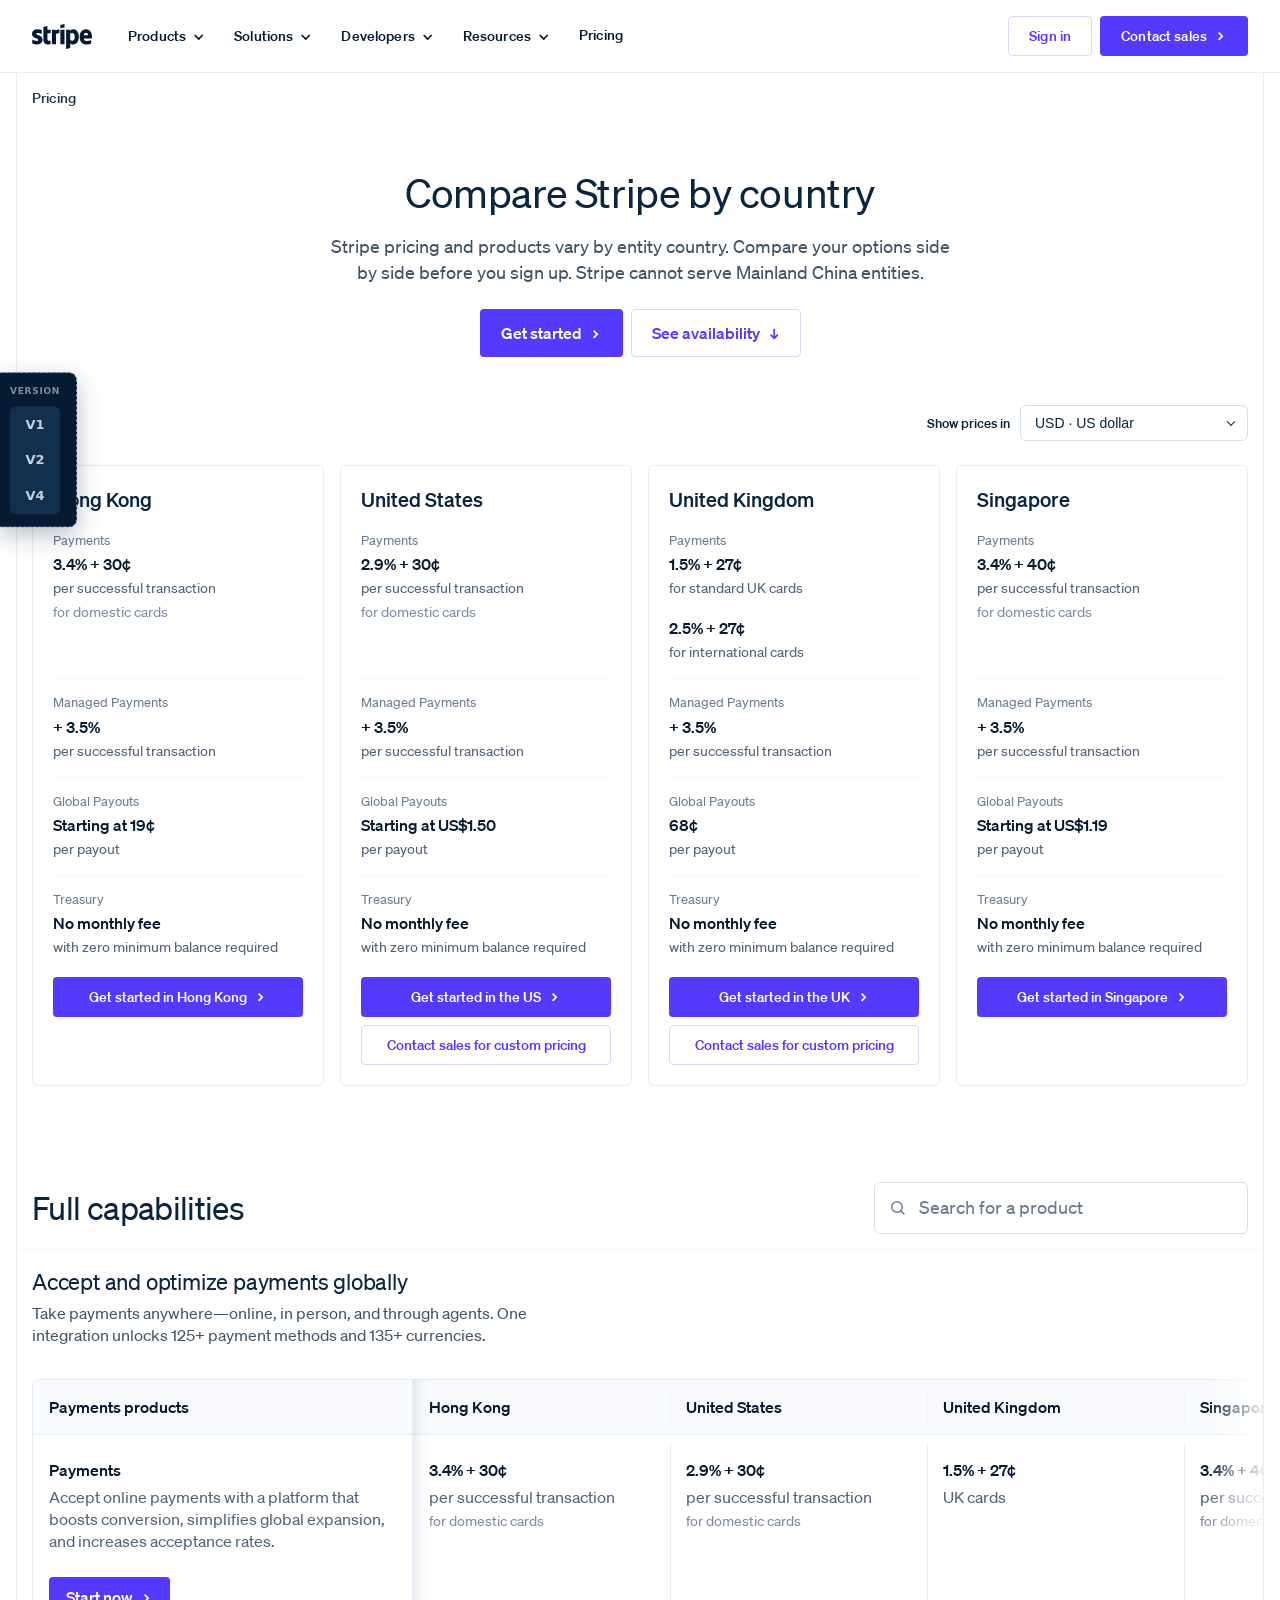
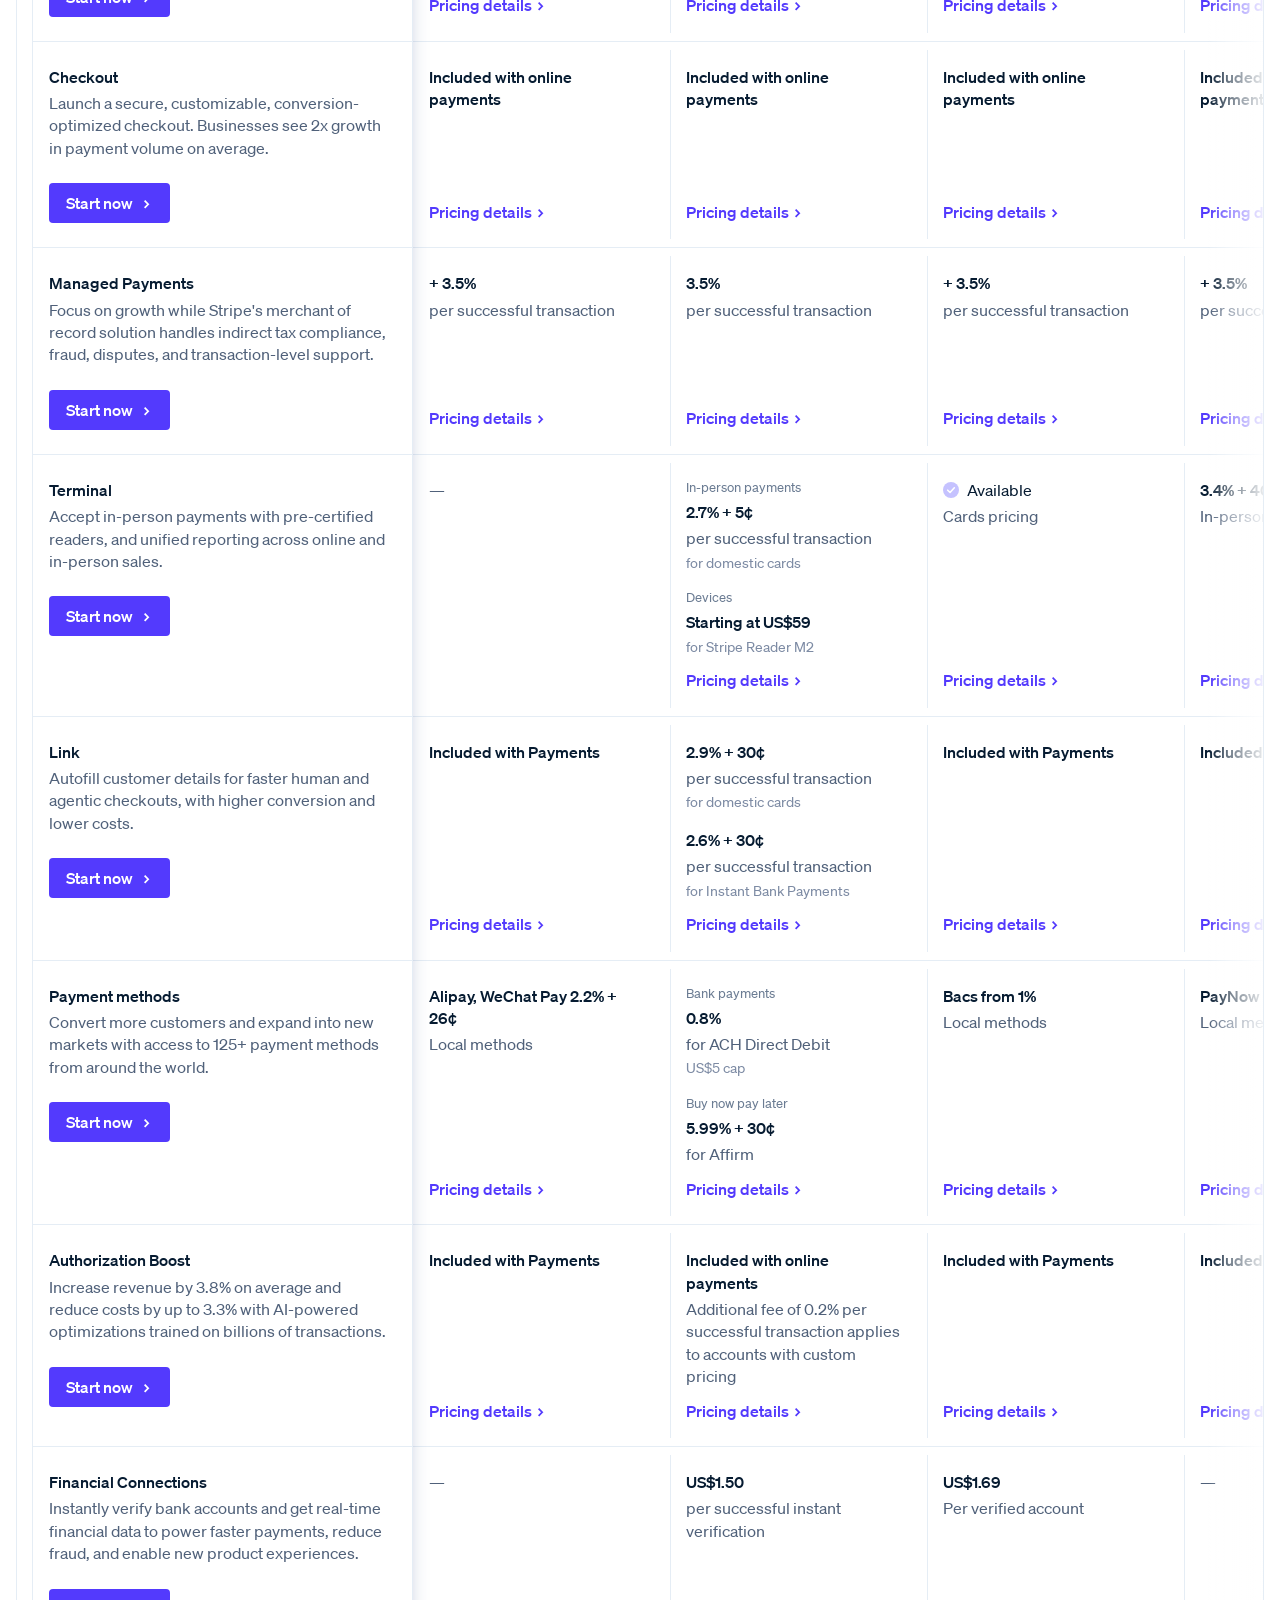
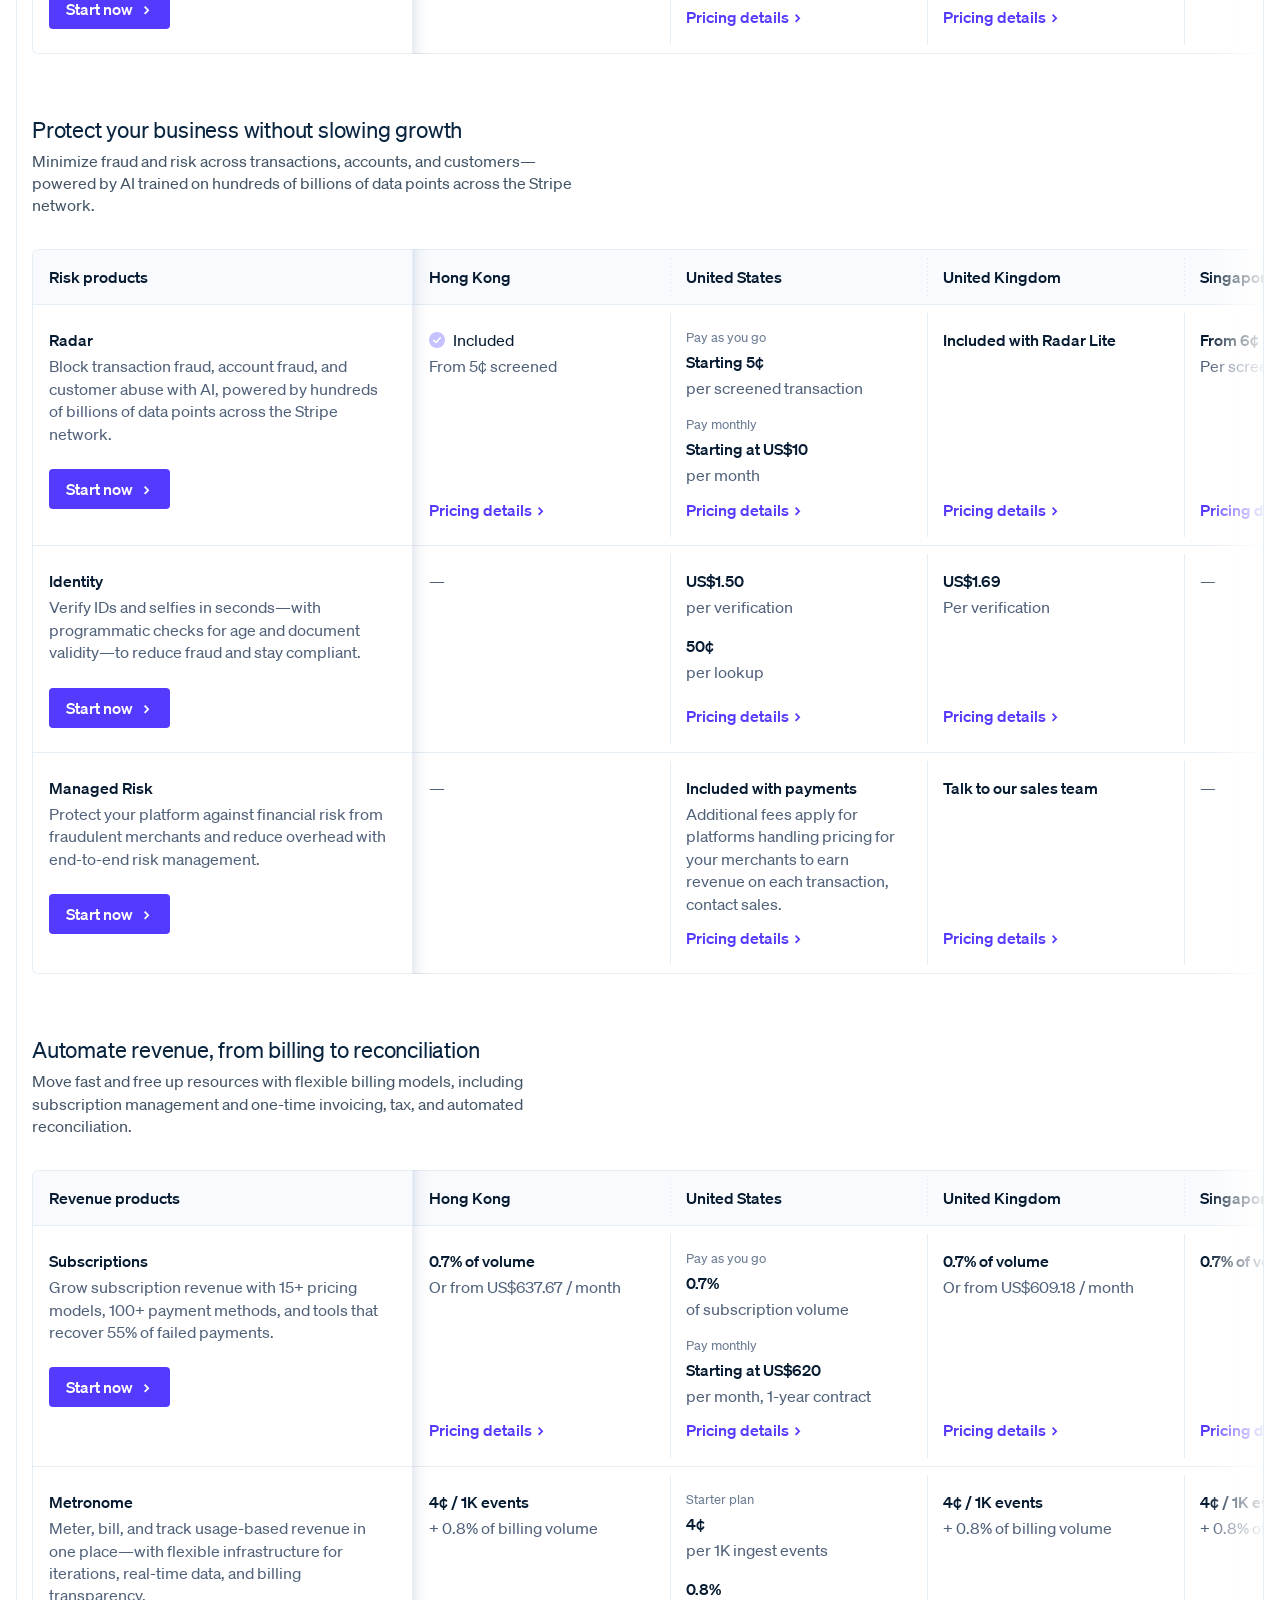
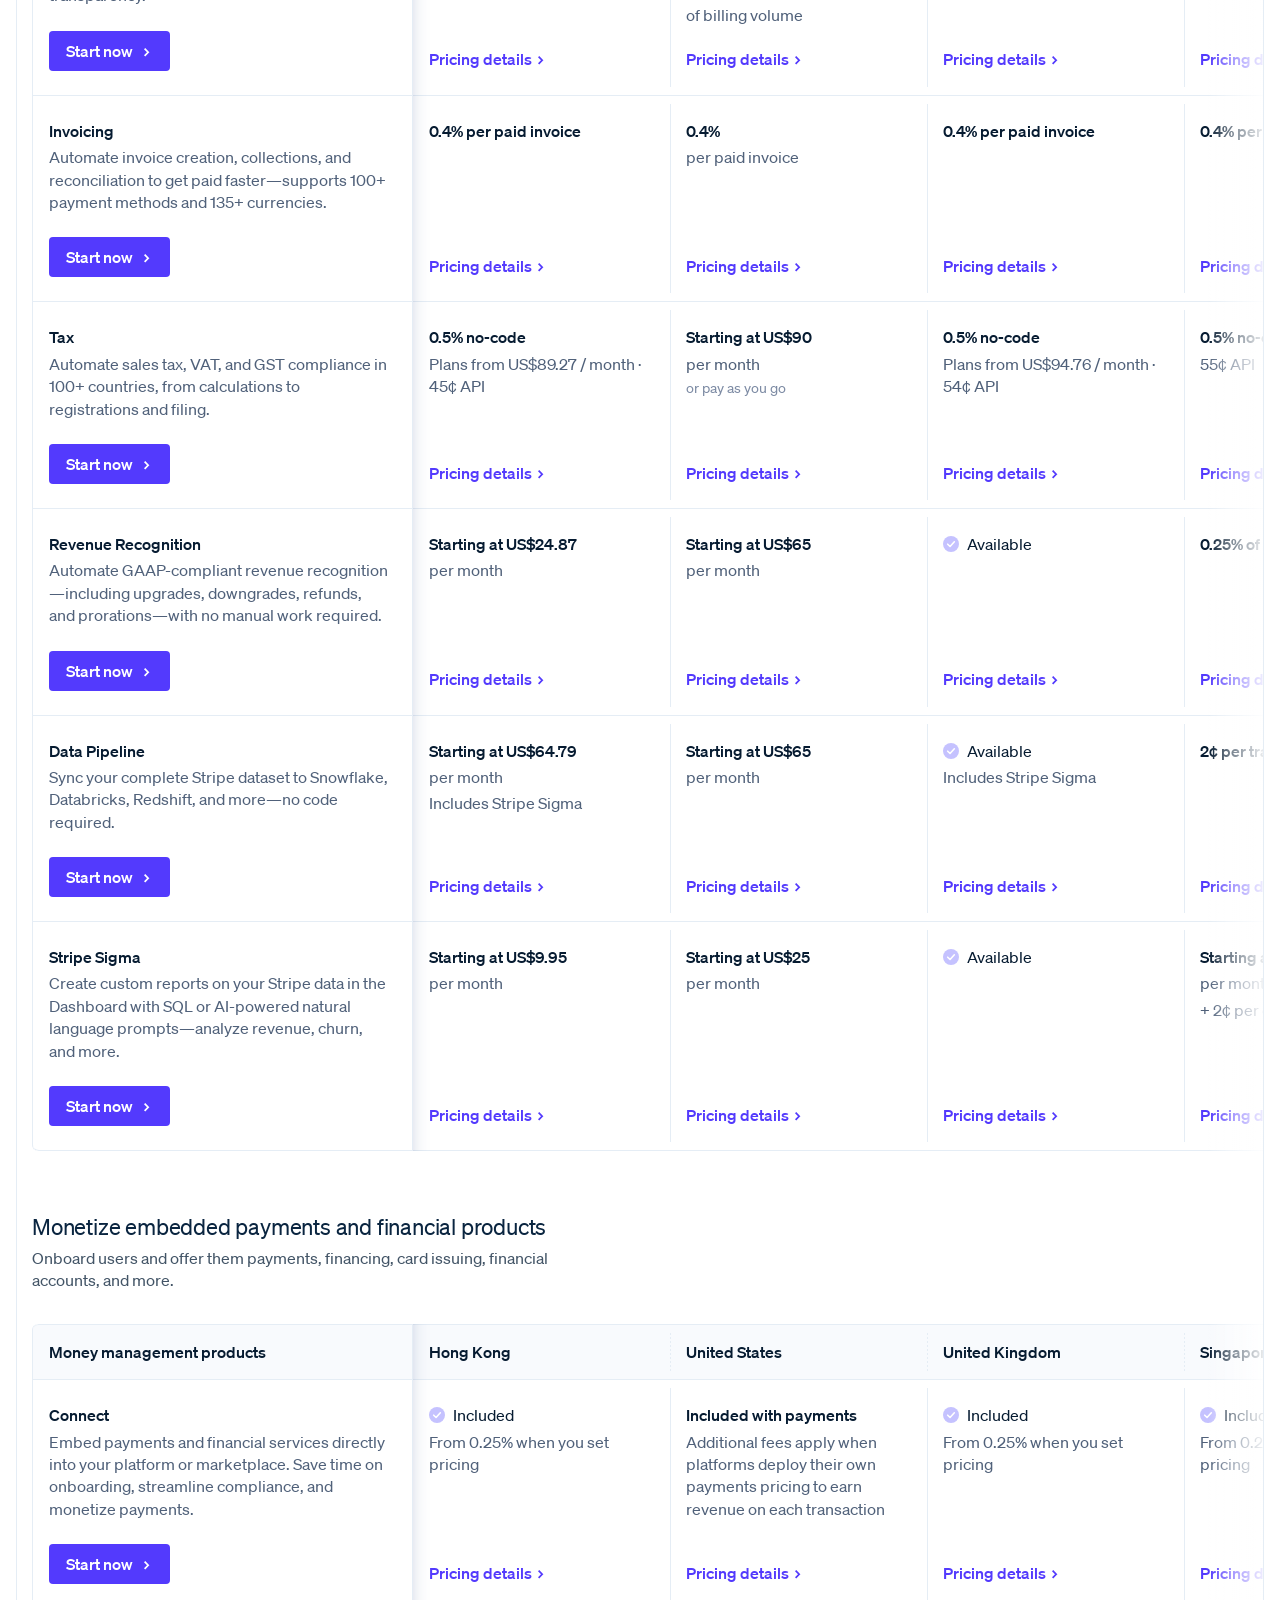
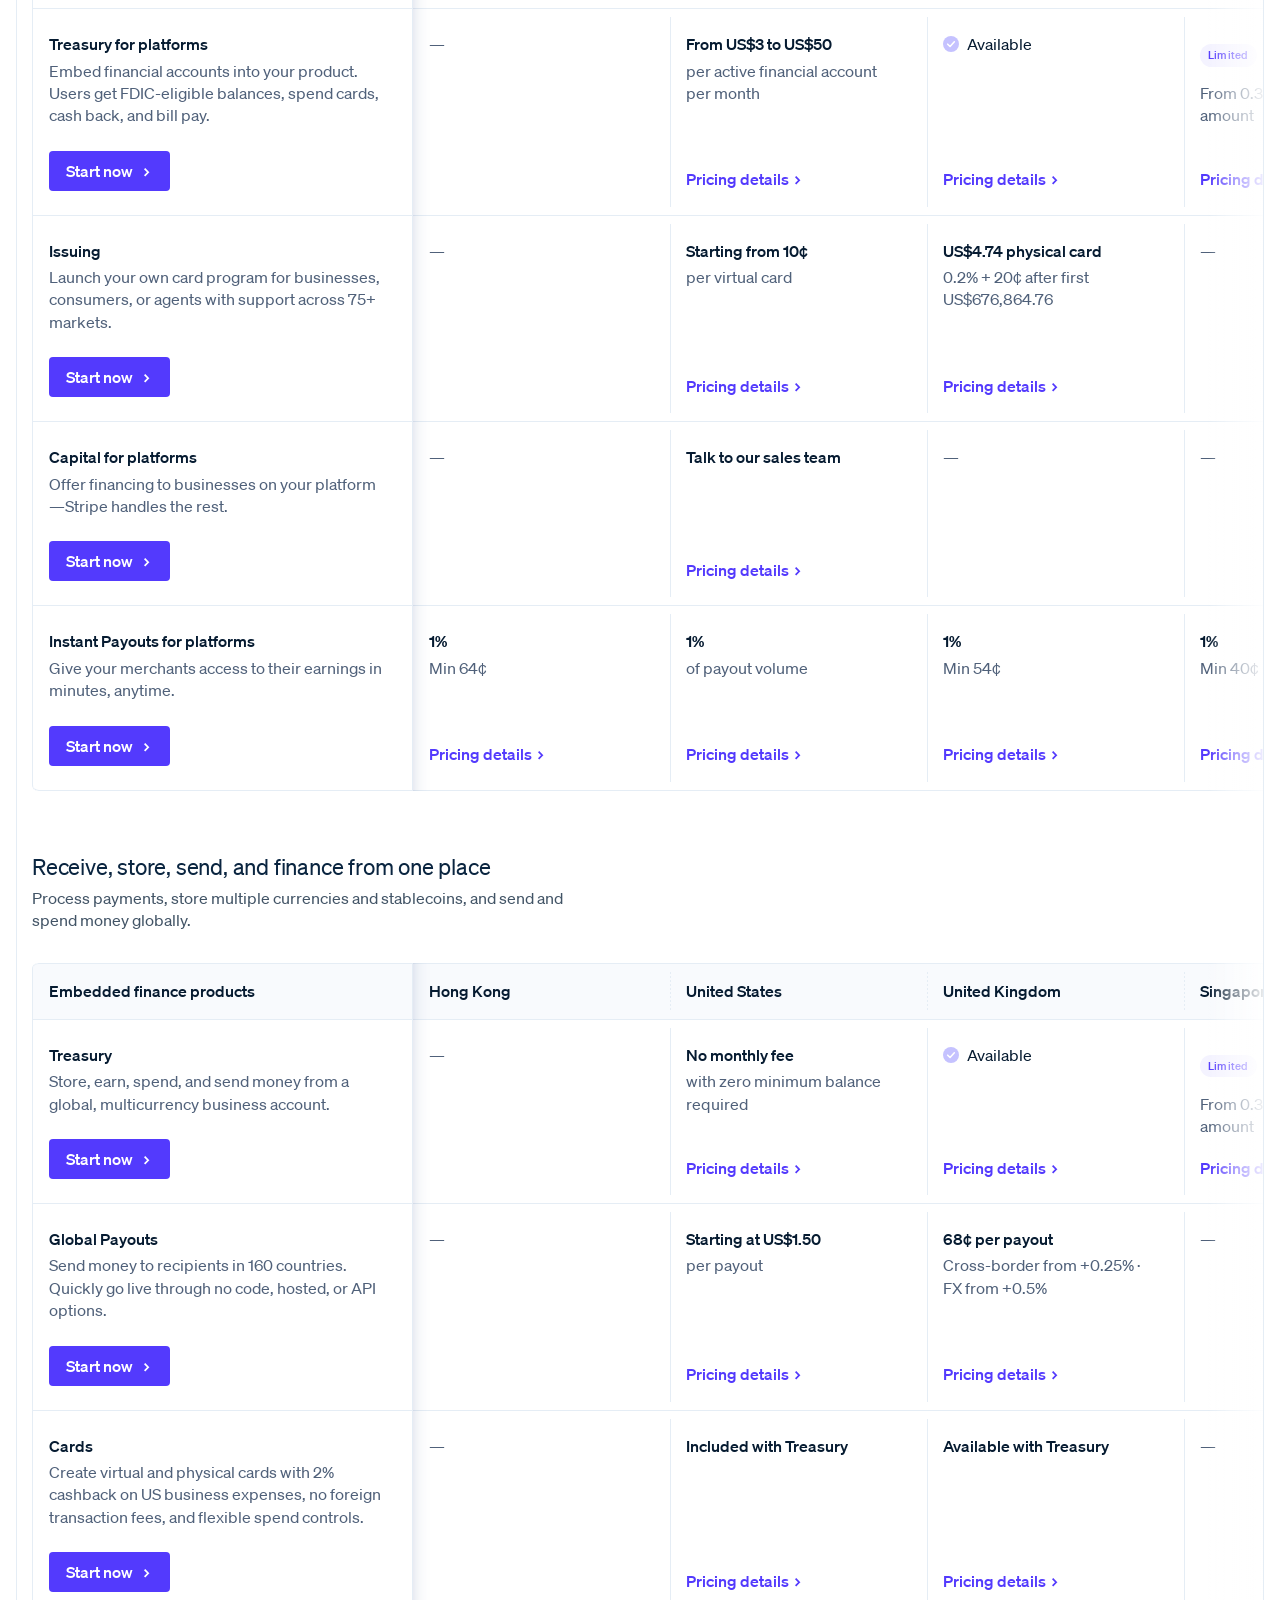
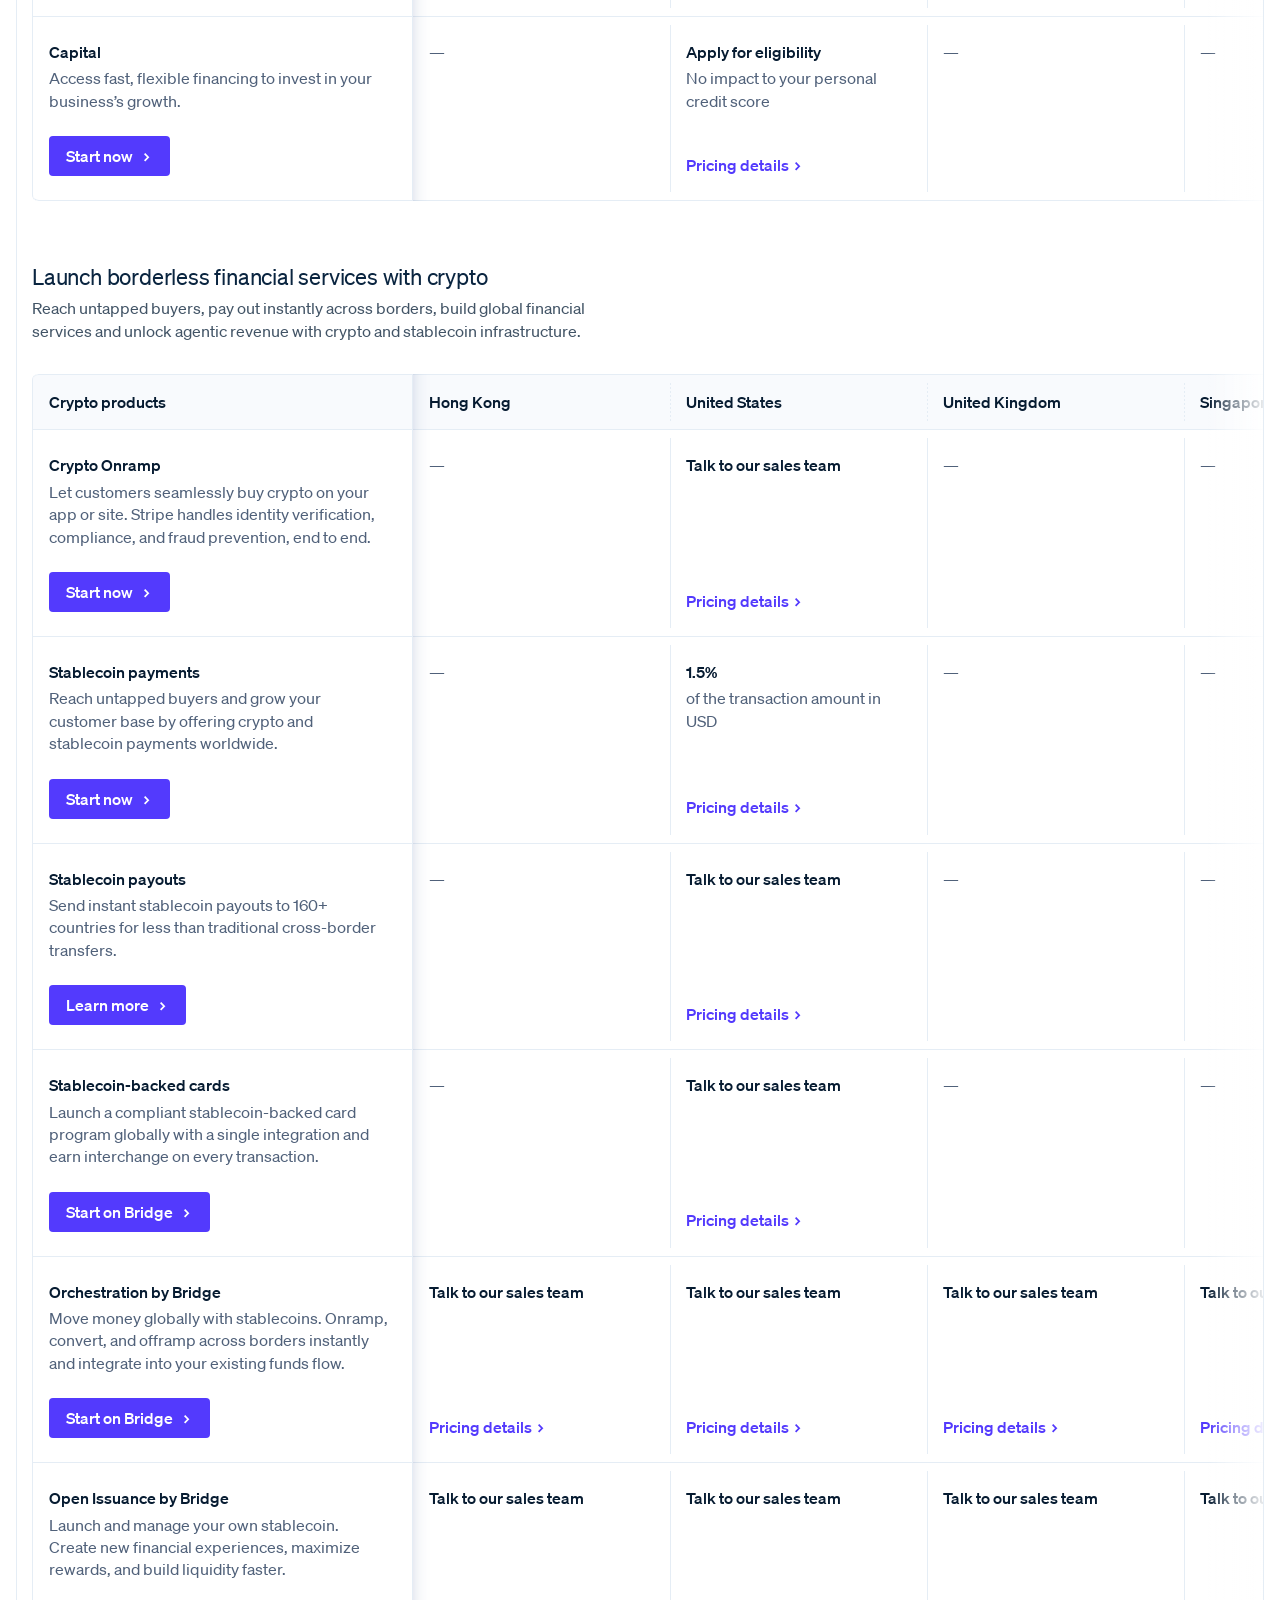
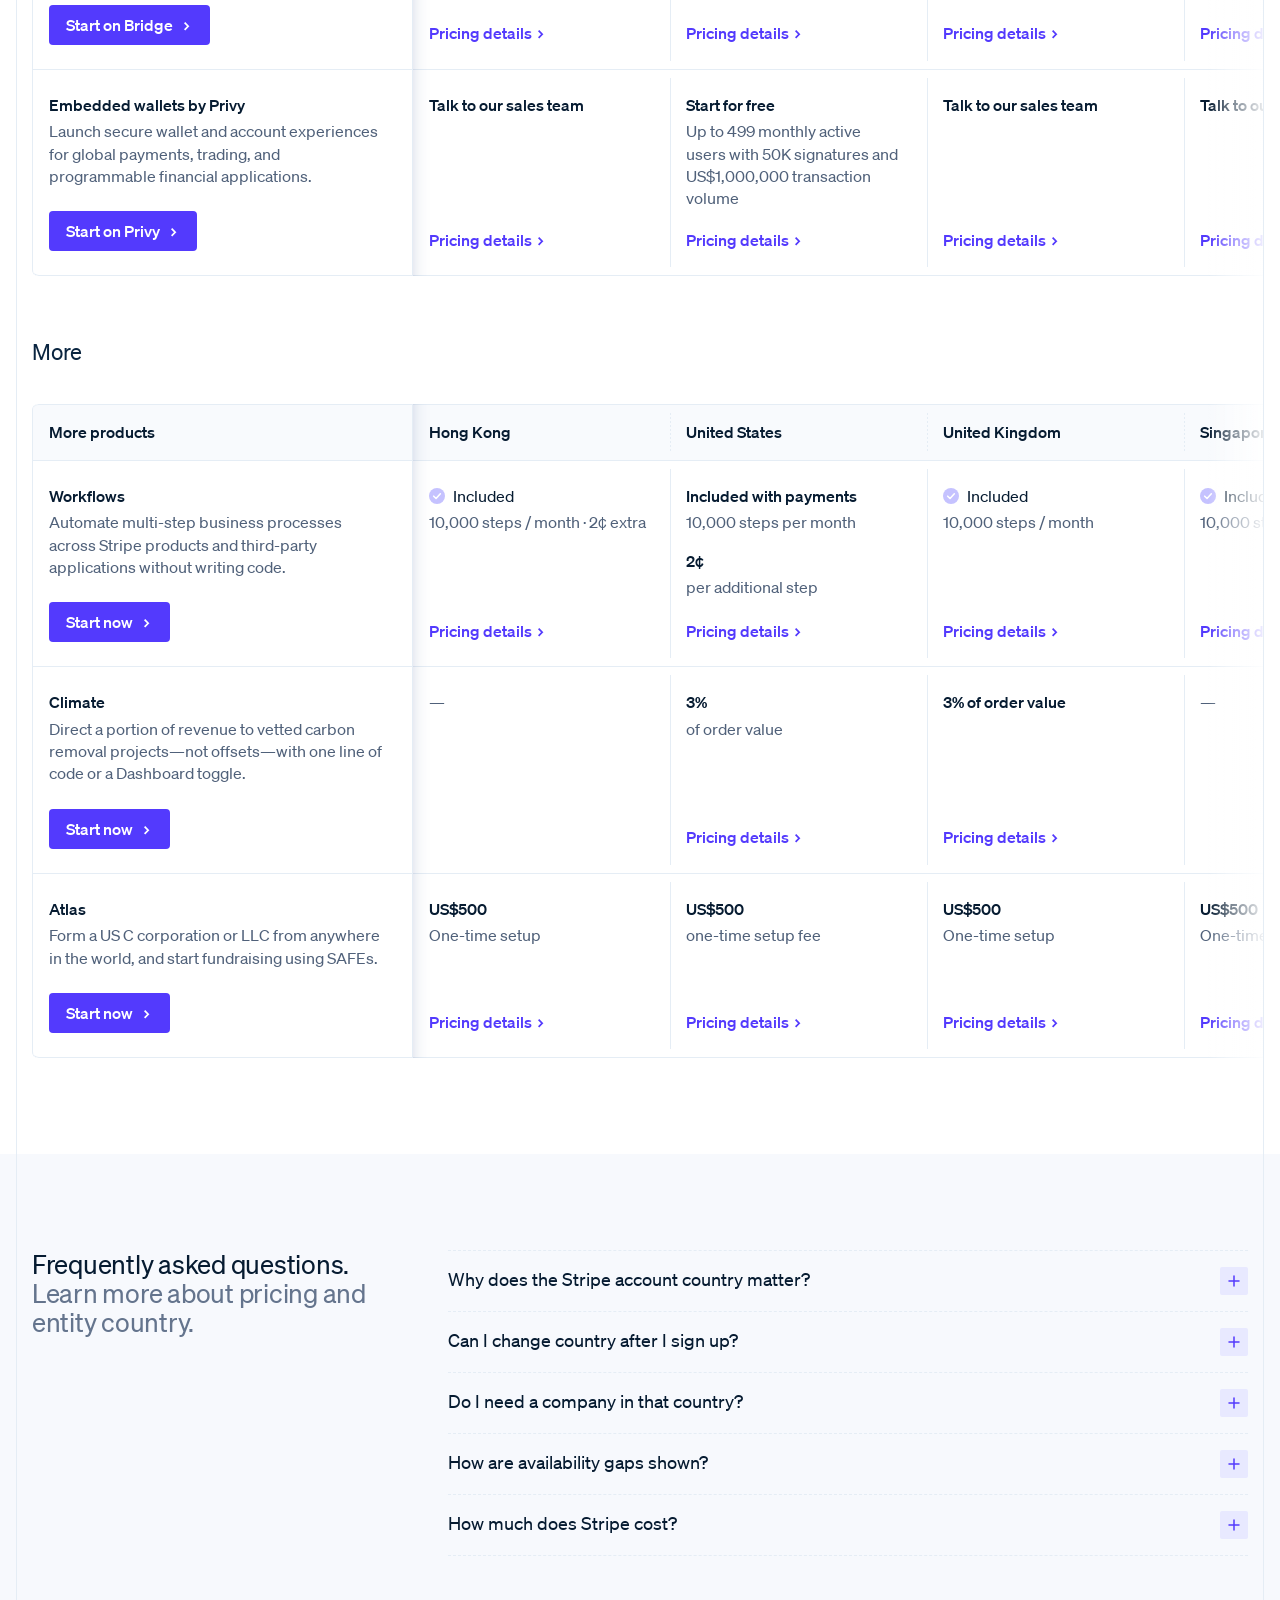
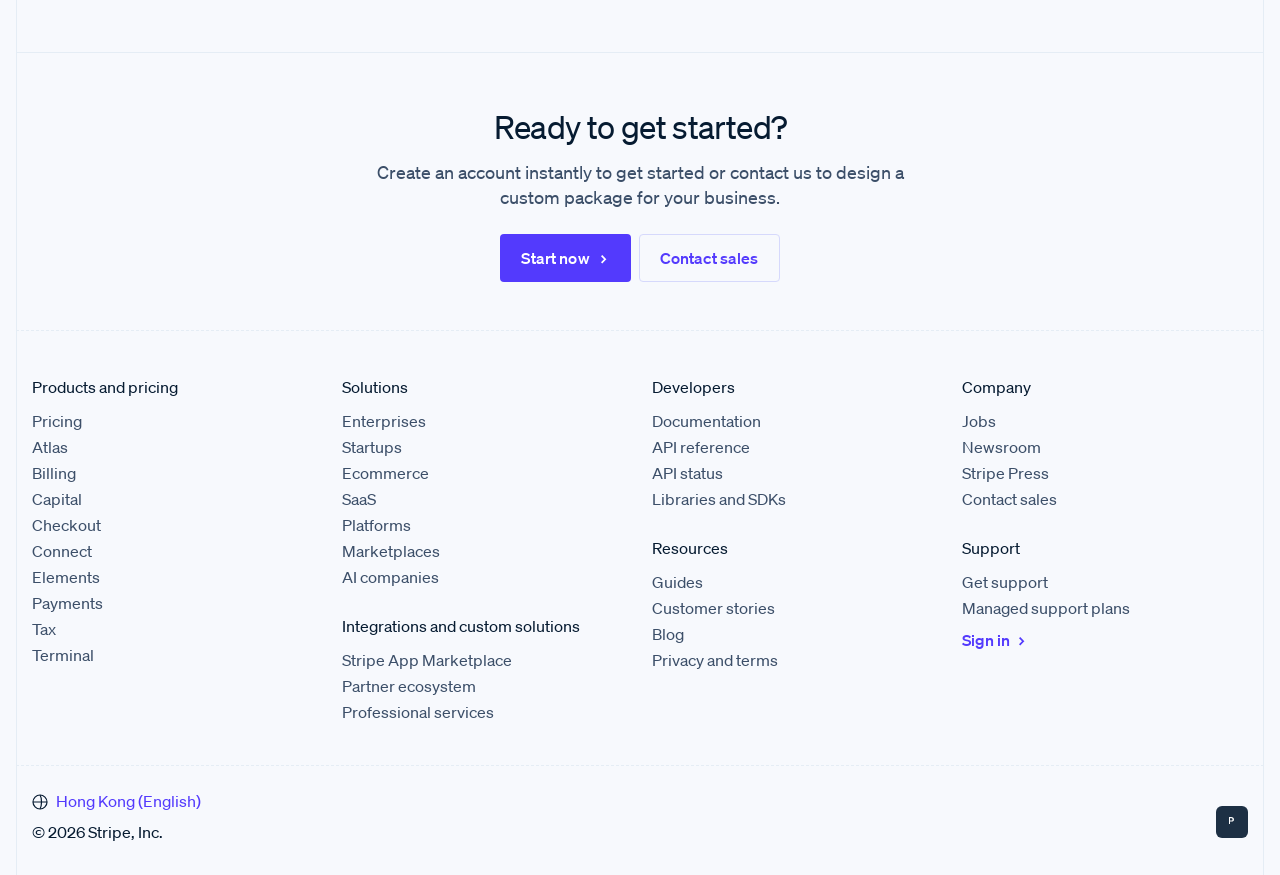
<file: v1.1.html>
<!DOCTYPE html>
<html lang="en">
  <head>
    <meta charset="UTF-8" />
    <meta name="viewport" content="width=device-width, initial-scale=1.0" />
    <meta name="robots" content="noindex, nofollow" />
    <title>Compare pricing by country · Stripe</title>
    <link rel="stylesheet" href="styles.css?v=note-sm" />
    <link rel="stylesheet" href="styles-v1.1.css?v=jump-links" />
    <link rel="stylesheet" href="version-switch.css?v=v11" />
  </head>
  <body class="cols-hk cols-us cols-gb cols-sg">
    <header class="home-header site-header">
      <div class="home-header-container">
        <div class="header-inner">
          <div class="header-left">
            <a class="logo" href="https://stripe.com/cn" aria-label="Stripe home">
              <img src="assets/stripe-logo.svg" alt="Stripe" width="60" height="25" />
            </a>
            <nav class="nav-primary" aria-label="Primary">
              <div class="nav-dropdown nav-dropdown--products">
                <button type="button" class="nav-link" aria-haspopup="true">
                  Products
                  <svg class="hds-icon navigation__chevron-down-icon" width="16" height="16" viewBox="0 0 16 16" fill="none" aria-hidden="true">
                    <path class="navigation__chevron-down-icon__left" d="M4.67065 6L9.3 10.6" stroke="currentColor" stroke-width="1.75"></path>
                    <path class="navigation__chevron-down-icon__right" d="M12.6707 6L8.67065 10" stroke="currentColor" stroke-width="1.75"></path>
                  </svg>
                </button>
              </div>
              <div class="nav-dropdown nav-dropdown--solutions">
                <button type="button" class="nav-link" aria-haspopup="true">
                  Solutions
                  <svg class="hds-icon navigation__chevron-down-icon" width="16" height="16" viewBox="0 0 16 16" fill="none" aria-hidden="true">
                    <path class="navigation__chevron-down-icon__left" d="M4.67065 6L9.3 10.6" stroke="currentColor" stroke-width="1.75"></path>
                    <path class="navigation__chevron-down-icon__right" d="M12.6707 6L8.67065 10" stroke="currentColor" stroke-width="1.75"></path>
                  </svg>
                </button>
              </div>
              <div class="nav-dropdown nav-dropdown--developers">
                <button type="button" class="nav-link" aria-haspopup="true">
                  Developers
                  <svg class="hds-icon navigation__chevron-down-icon" width="16" height="16" viewBox="0 0 16 16" fill="none" aria-hidden="true">
                    <path class="navigation__chevron-down-icon__left" d="M4.67065 6L9.3 10.6" stroke="currentColor" stroke-width="1.75"></path>
                    <path class="navigation__chevron-down-icon__right" d="M12.6707 6L8.67065 10" stroke="currentColor" stroke-width="1.75"></path>
                  </svg>
                </button>
              </div>
              <div class="nav-dropdown nav-dropdown--resources">
                <button type="button" class="nav-link" aria-haspopup="true">
                  Resources
                  <svg class="hds-icon navigation__chevron-down-icon" width="16" height="16" viewBox="0 0 16 16" fill="none" aria-hidden="true">
                    <path class="navigation__chevron-down-icon__left" d="M4.67065 6L9.3 10.6" stroke="currentColor" stroke-width="1.75"></path>
                    <path class="navigation__chevron-down-icon__right" d="M12.6707 6L8.67065 10" stroke="currentColor" stroke-width="1.75"></path>
                  </svg>
                </button>
              </div>
              <a class="nav-link" href="#compare" aria-current="page">Pricing</a>
            </nav>
          </div>
          <div class="header-actions">
            <a class="btn btn--secondary" href="https://dashboard.stripe.com/login">Sign in</a>
            <a class="btn btn--primary header-actions__sales" href="https://stripe.com/contact/sales">
              <span class="btn__inner">
                Contact sales
                <span class="btn__chev-wrap" aria-hidden="true">
                  <svg class="btn__chev btn__chev--idle" width="6" height="9" viewBox="0 0 6 9">
                    <path d="M4.84766 3.63379L5.45898 4.25L4.84766 4.86621L1.24219 8.49902L0 7.2666L2.99316 4.24902L0 1.23242L1.24219 0L4.84766 3.63379Z" fill="currentColor" />
                  </svg>
                  <svg class="btn__chev btn__chev--hover" width="12" height="9" viewBox="0 0 12 9">
                    <path d="M10.4697 3.63379L11.0811 4.25L10.4697 4.86621L6.86426 8.49902L5.62207 7.2666L7.74609 5.125L0 5.125L0 3.375L7.74805 3.375L5.62207 1.23242L6.86426 0L10.4697 3.63379Z" fill="currentColor" />
                  </svg>
                </span>
              </span>
            </a>
            <button type="button" class="nav-hamburger" data-menu-toggle aria-label="Toggle navigation menu" aria-expanded="false">
              <svg class="nav-hamburger__menu" width="40" height="40" viewBox="0 0 100 100" aria-hidden="true">
                <rect class="nav-hamburger__bg" x="0" y="0" width="100" height="100" rx="8"></rect>
                <rect class="nav-hamburger__line line-1" width="40" height="5" x="30" y="38" rx="2.5"></rect>
                <rect class="nav-hamburger__line line-2" width="40" height="5" x="30" y="48" rx="2.5"></rect>
                <rect class="nav-hamburger__line line-3" width="40" height="5" x="30" y="48" rx="2.5"></rect>
                <rect class="nav-hamburger__line line-4" width="40" height="5" x="30" y="58" rx="2.5"></rect>
              </svg>
              <svg class="nav-hamburger__close" width="12" height="12" viewBox="0 0 12 12" aria-hidden="true">
                <path d="M1.5 1.5l9 9M10.5 1.5l-9 9" stroke="#533afd" stroke-width="1.5" stroke-linecap="round" />
              </svg>
            </button>
          </div>
        </div>
      </div>
    </header>

    <div class="page">
    <main>
      <section class="hero">
        <div class="wrap">
          <p class="hero__kicker">Pricing</p>
          <h1 class="hero__title">Compare Stripe by country</h1>
          <p class="hero__lede">
            Stripe pricing and products vary by entity country. Compare your options side by side before you sign up. Stripe cannot serve Mainland China entities.
          </p>
          <div class="hero__actions">
            <a class="btn btn--primary btn--lg" href="https://dashboard.stripe.com/register" target="_blank" rel="noopener noreferrer">
              <span class="btn__inner">
                Get started
                <span class="btn__chev-wrap" aria-hidden="true">
                  <svg class="btn__chev btn__chev--idle" width="6" height="9" viewBox="0 0 6 9">
                    <path d="M4.84766 3.63379L5.45898 4.25L4.84766 4.86621L1.24219 8.49902L0 7.2666L2.99316 4.24902L0 1.23242L1.24219 0L4.84766 3.63379Z" fill="currentColor" />
                  </svg>
                  <svg class="btn__chev btn__chev--hover" width="12" height="9" viewBox="0 0 12 9">
                    <path d="M10.4697 3.63379L11.0811 4.25L10.4697 4.86621L6.86426 8.49902L5.62207 7.2666L7.74609 5.125L0 5.125L0 3.375L7.74805 3.375L5.62207 1.23242L6.86426 0L10.4697 3.63379Z" fill="currentColor" />
                  </svg>
                </span>
              </span>
            </a>
            <a class="btn btn--secondary btn--lg" href="#capabilities">
              <span class="btn__inner">
                See availability
                <span class="btn__arrow-wrap" aria-hidden="true">
                  <svg class="btn__arrow btn__arrow--down" width="12" height="9" viewBox="0 0 12 9">
                    <path d="M10.4697 3.63379L11.0811 4.25L10.4697 4.86621L6.86426 8.49902L5.62207 7.2666L7.74609 5.125L0 5.125L0 3.375L7.74805 3.375L5.62207 1.23242L6.86426 0L10.4697 3.63379Z" fill="currentColor" />
                  </svg>
                </span>
              </span>
            </a>
          </div>
        </div>
      </section>

      <section class="comparison" id="compare" aria-label="Payments, expansion, and payouts">
        <div class="wrap">
          <div class="section-head">
            <div class="currency-switcher">
              <label class="currency-switcher__label" for="currency-select">Show prices in</label>
              <div class="currency-switcher__control">
                <select id="currency-select" data-currency-select>
                  <option value="local">Local currency</option>
                  <option value="USD" selected>USD · US dollar</option>
                  <option value="HKD">HKD · Hong Kong dollar</option>
                  <option value="GBP">GBP · British pound</option>
                  <option value="SGD">SGD · Singapore dollar</option>
                </select>
              </div>
            </div>
          </div>

          <div class="country-cards" id="payments">
            <article class="country-card" data-country="hk">
              <header class="country-card__head">
                <h3 class="country-card__title">Hong Kong</h3>
              </header>
              <div class="country-card__block">
                <h4 class="country-card__label">Payments</h4>
                <p class="price">3.4% + <span class="money" data-amount="2.35" data-ccy="HKD">HK$2.35</span></p>
                <p class="price-note">per successful transaction</p>
                <p class="price-note price-note--sm">for domestic cards</p>
              </div>
              <div class="country-card__block">
                <h4 class="country-card__label">Managed Payments</h4>
                <p class="price">+ 3.5%</p>
                <p class="price-note">per successful transaction</p>
              </div>
              <div class="country-card__block">
                <h4 class="country-card__label">Global Payouts</h4>
                <p class="price">Starting at <span class="money" data-amount="1.50" data-ccy="HKD">HK$1.50</span></p>
                <p class="price-note">per payout</p>
              </div>
              <div class="country-card__block">
                <h4 class="country-card__label">Treasury</h4>
                <p class="price">No monthly fee</p>
                <p class="price-note">with zero minimum balance required</p>
              </div>
              <div class="country-card__cta">
                <a class="btn btn--primary btn--lg" href="https://dashboard.stripe.com/register?country=HK" target="_blank" rel="noopener noreferrer">
                  <span class="btn__inner">
                    Get started in Hong Kong
                    <span class="btn__chev-wrap" aria-hidden="true">
                      <svg class="btn__chev btn__chev--idle" width="6" height="9" viewBox="0 0 6 9">
                        <path d="M4.84766 3.63379L5.45898 4.25L4.84766 4.86621L1.24219 8.49902L0 7.2666L2.99316 4.24902L0 1.23242L1.24219 0L4.84766 3.63379Z" fill="currentColor" />
                      </svg>
                      <svg class="btn__chev btn__chev--hover" width="12" height="9" viewBox="0 0 12 9">
                        <path d="M10.4697 3.63379L11.0811 4.25L10.4697 4.86621L6.86426 8.49902L5.62207 7.2666L7.74609 5.125L0 5.125L0 3.375L7.74805 3.375L5.62207 1.23242L6.86426 0L10.4697 3.63379Z" fill="currentColor" />
                      </svg>
                    </span>
                  </span>
                </a>
              </div>
            </article>

            <article class="country-card" data-country="us">
              <header class="country-card__head">
                <h3 class="country-card__title">United States</h3>
              </header>
              <div class="country-card__block">
                <h4 class="country-card__label">Payments</h4>
                <p class="price">2.9% + <span class="money" data-amount="0.30" data-ccy="USD">30¢</span></p>
                <p class="price-note">per successful transaction</p>
                <p class="price-note price-note--sm">for domestic cards</p>
              </div>
              <div class="country-card__block">
                <h4 class="country-card__label">Managed Payments</h4>
                <p class="price">+ 3.5%</p>
                <p class="price-note">per successful transaction</p>
              </div>
              <div class="country-card__block">
                <h4 class="country-card__label">Global Payouts</h4>
                <p class="price">Starting at <span class="money" data-amount="1.50" data-ccy="USD">$1.50</span></p>
                <p class="price-note">per payout</p>
              </div>
              <div class="country-card__block">
                <h4 class="country-card__label">Treasury</h4>
                <p class="price">No monthly fee</p>
                <p class="price-note">with zero minimum balance required</p>
              </div>
              <div class="country-card__cta">
                <a class="btn btn--primary btn--lg" href="https://dashboard.stripe.com/register?country=US" target="_blank" rel="noopener noreferrer">
                  <span class="btn__inner">
                    Get started in the US
                    <span class="btn__chev-wrap" aria-hidden="true">
                      <svg class="btn__chev btn__chev--idle" width="6" height="9" viewBox="0 0 6 9">
                        <path d="M4.84766 3.63379L5.45898 4.25L4.84766 4.86621L1.24219 8.49902L0 7.2666L2.99316 4.24902L0 1.23242L1.24219 0L4.84766 3.63379Z" fill="currentColor" />
                      </svg>
                      <svg class="btn__chev btn__chev--hover" width="12" height="9" viewBox="0 0 12 9">
                        <path d="M10.4697 3.63379L11.0811 4.25L10.4697 4.86621L6.86426 8.49902L5.62207 7.2666L7.74609 5.125L0 5.125L0 3.375L7.74805 3.375L5.62207 1.23242L6.86426 0L10.4697 3.63379Z" fill="currentColor" />
                      </svg>
                    </span>
                  </span>
                </a>
                <a class="btn btn--secondary btn--lg" href="https://stripe.com/contact/sales" target="_blank" rel="noopener noreferrer">
                  <span class="btn__inner">Contact sales for custom pricing</span>
                </a>
              </div>
            </article>

            <article class="country-card" data-country="gb">
              <header class="country-card__head">
                <h3 class="country-card__title">United Kingdom</h3>
              </header>
              <div class="country-card__block">
                <h4 class="country-card__label">Payments</h4>
                <p class="price">1.5% + <span class="money" data-amount="0.20" data-ccy="GBP">20p</span></p>
                <p class="price-note">for standard UK cards</p>
                <p class="price">2.5% + <span class="money" data-amount="0.20" data-ccy="GBP">20p</span></p>
                <p class="price-note">for international cards</p>
              </div>
              <div class="country-card__block">
                <h4 class="country-card__label">Managed Payments</h4>
                <p class="price">+ 3.5%</p>
                <p class="price-note">per successful transaction</p>
              </div>
              <div class="country-card__block">
                <h4 class="country-card__label">Global Payouts</h4>
                <p class="price"><span class="money" data-amount="0.50" data-ccy="GBP">£0.50</span></p>
                <p class="price-note">per payout</p>
              </div>
              <div class="country-card__block">
                <h4 class="country-card__label">Treasury</h4>
                <p class="price">No monthly fee</p>
                <p class="price-note">with zero minimum balance required</p>
              </div>
              <div class="country-card__cta">
                <a class="btn btn--primary btn--lg" href="https://dashboard.stripe.com/register?country=GB" target="_blank" rel="noopener noreferrer">
                  <span class="btn__inner">
                    Get started in the UK
                    <span class="btn__chev-wrap" aria-hidden="true">
                      <svg class="btn__chev btn__chev--idle" width="6" height="9" viewBox="0 0 6 9">
                        <path d="M4.84766 3.63379L5.45898 4.25L4.84766 4.86621L1.24219 8.49902L0 7.2666L2.99316 4.24902L0 1.23242L1.24219 0L4.84766 3.63379Z" fill="currentColor" />
                      </svg>
                      <svg class="btn__chev btn__chev--hover" width="12" height="9" viewBox="0 0 12 9">
                        <path d="M10.4697 3.63379L11.0811 4.25L10.4697 4.86621L6.86426 8.49902L5.62207 7.2666L7.74609 5.125L0 5.125L0 3.375L7.74805 3.375L5.62207 1.23242L6.86426 0L10.4697 3.63379Z" fill="currentColor" />
                      </svg>
                    </span>
                  </span>
                </a>
                <a class="btn btn--secondary btn--lg" href="https://stripe.com/en-gb/contact/sales" target="_blank" rel="noopener noreferrer">
                  <span class="btn__inner">Contact sales for custom pricing</span>
                </a>
              </div>
            </article>

            <article class="country-card" data-country="sg">
              <header class="country-card__head">
                <h3 class="country-card__title">Singapore</h3>
              </header>
              <div class="country-card__block">
                <h4 class="country-card__label">Payments</h4>
                <p class="price">3.4% + <span class="money" data-amount="0.50" data-ccy="SGD">S$0.50</span></p>
                <p class="price-note">per successful transaction</p>
                <p class="price-note price-note--sm">for domestic cards</p>
              </div>
              <div class="country-card__block">
                <h4 class="country-card__label">Managed Payments</h4>
                <p class="price">+ 3.5%</p>
                <p class="price-note">per successful transaction</p>
              </div>
              <div class="country-card__block">
                <h4 class="country-card__label">Global Payouts</h4>
                <p class="price">Starting at <span class="money" data-amount="1.50" data-ccy="SGD">S$1.50</span></p>
                <p class="price-note">per payout</p>
              </div>
              <div class="country-card__block">
                <h4 class="country-card__label">Treasury</h4>
                <p class="price">No monthly fee</p>
                <p class="price-note">with zero minimum balance required</p>
              </div>
              <div class="country-card__cta">
                <a class="btn btn--primary btn--lg" href="https://dashboard.stripe.com/register?country=SG" target="_blank" rel="noopener noreferrer">
                  <span class="btn__inner">
                    Get started in Singapore
                    <span class="btn__chev-wrap" aria-hidden="true">
                      <svg class="btn__chev btn__chev--idle" width="6" height="9" viewBox="0 0 6 9">
                        <path d="M4.84766 3.63379L5.45898 4.25L4.84766 4.86621L1.24219 8.49902L0 7.2666L2.99316 4.24902L0 1.23242L1.24219 0L4.84766 3.63379Z" fill="currentColor" />
                      </svg>
                      <svg class="btn__chev btn__chev--hover" width="12" height="9" viewBox="0 0 12 9">
                        <path d="M10.4697 3.63379L11.0811 4.25L10.4697 4.86621L6.86426 8.49902L5.62207 7.2666L7.74609 5.125L0 5.125L0 3.375L7.74805 3.375L5.62207 1.23242L6.86426 0L10.4697 3.63379Z" fill="currentColor" />
                      </svg>
                    </span>
                  </span>
                </a>
              </div>
            </article>
          </div>
        </div>
      </section>

      <section class="comparison comparison--capabilities" id="capabilities" aria-labelledby="capabilities-heading">
        <div class="wrap">
          <div class="section-head">
            <h2 class="section-title" id="capabilities-heading">Full capabilities</h2>
              <div class="compare-search">
                <label class="sr-only" for="capability-search">Search for a product</label>
                <span class="compare-search__icon" aria-hidden="true">
                  <svg width="16" height="16" viewBox="0 0 16 16" fill="none">
                    <circle cx="7" cy="7" r="5.25" stroke="currentColor" stroke-width="1.5" />
                    <path d="M11 11l3 3" stroke="currentColor" stroke-width="1.5" stroke-linecap="round" />
                  </svg>
                </span>
                <input
                  id="capability-search"
                  class="compare-search__input"
                  type="search"
                  placeholder="Search for a product"
                  autocomplete="off"
                  spellcheck="false"
                  data-capability-search
                />
              </div>
          </div>

          <div class="compare-scroll">

          <p class="compare-search__empty" hidden data-search-empty>No products match your search.</p>
          <p class="sr-only" aria-live="polite" data-search-status></p>

          <div class="table-stack">
            <div class="capability-block" id="payments-area">
              <div class="capability-block__head">
                <h3 class="capability-block__title">Accept and optimize payments globally</h3>
                <p class="capability-block__copy">Take payments anywhere—online, in person, and through agents. One integration unlocks 125+ payment methods and 135+ currencies.</p>
              </div>
              <div class="table-shell" id="products">
            <div class="table-shell__scroller">
            <table class="cmp">
              <colgroup>
                <col class="cmp__col-product" />
                <col class="cmp__col-hk" />
                <col class="cmp__col-us" />
                <col class="cmp__col-gb" />
                <col class="cmp__col-sg" />
              </colgroup>
              <caption class="sr-only">Payments across Hong Kong, the United States, the United Kingdom, and Singapore</caption>
              <thead>
                <tr>
                  <th class="col-product" scope="col">Payments products</th>
                  <th class="col-hk" scope="col">Hong Kong</th>
                  <th class="col-us" scope="col">United States</th>
                  <th class="col-gb" scope="col">United Kingdom</th>
                  <th class="col-sg" scope="col">Singapore</th>
                </tr>
              </thead>
              <tbody>
<tr class="cmp__row--links">
                  <th class="col-product" scope="row"><span class="product-name">Payments</span>
                    <span class="product-desc">Accept online payments with a platform that boosts conversion, simplifies global expansion, and increases acceptance rates.</span>
                    <a class="btn btn--primary btn--compact" href="https://dashboard.stripe.com/register" target="_blank" rel="noopener noreferrer">
                      <span class="btn__inner">
                        Start now
                        <span class="btn__chev-wrap" aria-hidden="true">
                          <svg class="btn__chev btn__chev--idle" width="6" height="9" viewBox="0 0 6 9">
                            <path d="M4.84766 3.63379L5.45898 4.25L4.84766 4.86621L1.24219 8.49902L0 7.2666L2.99316 4.24902L0 1.23242L1.24219 0L4.84766 3.63379Z" fill="currentColor" />
                          </svg>
                          <svg class="btn__chev btn__chev--hover" width="12" height="9" viewBox="0 0 12 9">
                            <path d="M10.4697 3.63379L11.0811 4.25L10.4697 4.86621L6.86426 8.49902L5.62207 7.2666L7.74609 5.125L0 5.125L0 3.375L7.74805 3.375L5.62207 1.23242L6.86426 0L10.4697 3.63379Z" fill="currentColor" />
                          </svg>
                        </span>
                      </span>
                    </a></th>
                  <td class="col-hk">
                    <div class="cell-stack">
                    <span class="price">3.4% + <span class="money" data-amount="2.35" data-ccy="HKD">HK$2.35</span></span>
                    <span class="price-note">per successful transaction</span>
                    <span class="price-note price-note--sm">for domestic cards</span>
                    <a class="price-link" href="https://stripe.com/en-hk/pricing" target="_blank" rel="noopener noreferrer">
                      Pricing details
                      <span class="btn__chev-wrap" aria-hidden="true">
                        <svg class="btn__chev btn__chev--idle" width="6" height="9" viewBox="0 0 6 9">
                          <path d="M4.84766 3.63379L5.45898 4.25L4.84766 4.86621L1.24219 8.49902L0 7.2666L2.99316 4.24902L0 1.23242L1.24219 0L4.84766 3.63379Z" fill="currentColor" />
                        </svg>
                        <svg class="btn__chev btn__chev--hover" width="12" height="9" viewBox="0 0 12 9">
                          <path d="M10.4697 3.63379L11.0811 4.25L10.4697 4.86621L6.86426 8.49902L5.62207 7.2666L7.74609 5.125L0 5.125L0 3.375L7.74805 3.375L5.62207 1.23242L6.86426 0L10.4697 3.63379Z" fill="currentColor" />
                        </svg>
                      </span>
                    </a>
                    </div>
                  </td>
                  <td class="col-us">
                    <div class="cell-stack">
                    <span class="price">2.9% + <span class="money" data-amount="0.30" data-ccy="USD">30¢</span></span>
                    <span class="price-note">per successful transaction</span>
                    <span class="price-note price-note--sm">for domestic cards</span>
                    <a class="price-link" href="https://stripe.com/pricing" target="_blank" rel="noopener noreferrer">
                      Pricing details
                      <span class="btn__chev-wrap" aria-hidden="true">
                        <svg class="btn__chev btn__chev--idle" width="6" height="9" viewBox="0 0 6 9">
                          <path d="M4.84766 3.63379L5.45898 4.25L4.84766 4.86621L1.24219 8.49902L0 7.2666L2.99316 4.24902L0 1.23242L1.24219 0L4.84766 3.63379Z" fill="currentColor" />
                        </svg>
                        <svg class="btn__chev btn__chev--hover" width="12" height="9" viewBox="0 0 12 9">
                          <path d="M10.4697 3.63379L11.0811 4.25L10.4697 4.86621L6.86426 8.49902L5.62207 7.2666L7.74609 5.125L0 5.125L0 3.375L7.74805 3.375L5.62207 1.23242L6.86426 0L10.4697 3.63379Z" fill="currentColor" />
                        </svg>
                      </span>
                    </a>
                    </div>
                  </td>
                  <td class="col-gb">
                    <div class="cell-stack">
                    <span class="price">1.5% + <span class="money" data-amount="0.20" data-ccy="GBP">20p</span></span>
                    <span class="price-note">UK cards</span>
                    <a class="price-link" href="https://stripe.com/en-gb/pricing" target="_blank" rel="noopener noreferrer">
                      Pricing details
                      <span class="btn__chev-wrap" aria-hidden="true">
                        <svg class="btn__chev btn__chev--idle" width="6" height="9" viewBox="0 0 6 9">
                          <path d="M4.84766 3.63379L5.45898 4.25L4.84766 4.86621L1.24219 8.49902L0 7.2666L2.99316 4.24902L0 1.23242L1.24219 0L4.84766 3.63379Z" fill="currentColor" />
                        </svg>
                        <svg class="btn__chev btn__chev--hover" width="12" height="9" viewBox="0 0 12 9">
                          <path d="M10.4697 3.63379L11.0811 4.25L10.4697 4.86621L6.86426 8.49902L5.62207 7.2666L7.74609 5.125L0 5.125L0 3.375L7.74805 3.375L5.62207 1.23242L6.86426 0L10.4697 3.63379Z" fill="currentColor" />
                        </svg>
                      </span>
                    </a>
                    </div>
                  </td>
                  <td class="col-sg">
                    <div class="cell-stack">
                    <span class="price">3.4% + <span class="money" data-amount="0.50" data-ccy="SGD">S$0.50</span></span>
                    <span class="price-note">per successful transaction</span>
                    <span class="price-note price-note--sm">for domestic cards</span>
                    <a class="price-link" href="https://stripe.com/en-sg/pricing" target="_blank" rel="noopener noreferrer">
                      Pricing details
                      <span class="btn__chev-wrap" aria-hidden="true">
                        <svg class="btn__chev btn__chev--idle" width="6" height="9" viewBox="0 0 6 9">
                          <path d="M4.84766 3.63379L5.45898 4.25L4.84766 4.86621L1.24219 8.49902L0 7.2666L2.99316 4.24902L0 1.23242L1.24219 0L4.84766 3.63379Z" fill="currentColor" />
                        </svg>
                        <svg class="btn__chev btn__chev--hover" width="12" height="9" viewBox="0 0 12 9">
                          <path d="M10.4697 3.63379L11.0811 4.25L10.4697 4.86621L6.86426 8.49902L5.62207 7.2666L7.74609 5.125L0 5.125L0 3.375L7.74805 3.375L5.62207 1.23242L6.86426 0L10.4697 3.63379Z" fill="currentColor" />
                        </svg>
                      </span>
                    </a>
                    </div>
                  </td>
                </tr>
<tr class="cmp__row--links">
                  <th class="col-product" scope="row"><span class="product-name">Checkout</span>
                    <span class="product-desc">Launch a secure, customizable, conversion-optimized checkout. Businesses see 2x growth in payment volume on average.</span>
                    <a class="btn btn--primary btn--compact" href="https://dashboard.stripe.com/register" target="_blank" rel="noopener noreferrer">
                      <span class="btn__inner">
                        Start now
                        <span class="btn__chev-wrap" aria-hidden="true">
                          <svg class="btn__chev btn__chev--idle" width="6" height="9" viewBox="0 0 6 9">
                            <path d="M4.84766 3.63379L5.45898 4.25L4.84766 4.86621L1.24219 8.49902L0 7.2666L2.99316 4.24902L0 1.23242L1.24219 0L4.84766 3.63379Z" fill="currentColor" />
                          </svg>
                          <svg class="btn__chev btn__chev--hover" width="12" height="9" viewBox="0 0 12 9">
                            <path d="M10.4697 3.63379L11.0811 4.25L10.4697 4.86621L6.86426 8.49902L5.62207 7.2666L7.74609 5.125L0 5.125L0 3.375L7.74805 3.375L5.62207 1.23242L6.86426 0L10.4697 3.63379Z" fill="currentColor" />
                          </svg>
                        </span>
                      </span>
                    </a></th>
                  <td class="col-hk">
                    <div class="cell-stack">
                    <span class="price">Included with online payments</span>
                    <a class="price-link" href="https://stripe.com/en-hk/payments/checkout" target="_blank" rel="noopener noreferrer">
                      Pricing details
                      <span class="btn__chev-wrap" aria-hidden="true">
                        <svg class="btn__chev btn__chev--idle" width="6" height="9" viewBox="0 0 6 9">
                          <path d="M4.84766 3.63379L5.45898 4.25L4.84766 4.86621L1.24219 8.49902L0 7.2666L2.99316 4.24902L0 1.23242L1.24219 0L4.84766 3.63379Z" fill="currentColor" />
                        </svg>
                        <svg class="btn__chev btn__chev--hover" width="12" height="9" viewBox="0 0 12 9">
                          <path d="M10.4697 3.63379L11.0811 4.25L10.4697 4.86621L6.86426 8.49902L5.62207 7.2666L7.74609 5.125L0 5.125L0 3.375L7.74805 3.375L5.62207 1.23242L6.86426 0L10.4697 3.63379Z" fill="currentColor" />
                        </svg>
                      </span>
                    </a>
                    </div>
                  </td>
                  <td class="col-us">
                    <div class="cell-stack">
                    <span class="price">Included with online payments</span>
                    <a class="price-link" href="https://stripe.com/payments/checkout" target="_blank" rel="noopener noreferrer">
                      Pricing details
                      <span class="btn__chev-wrap" aria-hidden="true">
                        <svg class="btn__chev btn__chev--idle" width="6" height="9" viewBox="0 0 6 9">
                          <path d="M4.84766 3.63379L5.45898 4.25L4.84766 4.86621L1.24219 8.49902L0 7.2666L2.99316 4.24902L0 1.23242L1.24219 0L4.84766 3.63379Z" fill="currentColor" />
                        </svg>
                        <svg class="btn__chev btn__chev--hover" width="12" height="9" viewBox="0 0 12 9">
                          <path d="M10.4697 3.63379L11.0811 4.25L10.4697 4.86621L6.86426 8.49902L5.62207 7.2666L7.74609 5.125L0 5.125L0 3.375L7.74805 3.375L5.62207 1.23242L6.86426 0L10.4697 3.63379Z" fill="currentColor" />
                        </svg>
                      </span>
                    </a>
                    </div>
                  </td>
                  <td class="col-gb">
                    <div class="cell-stack">
                    <span class="price">Included with online payments</span>
                    <a class="price-link" href="https://stripe.com/en-gb/payments/checkout" target="_blank" rel="noopener noreferrer">
                      Pricing details
                      <span class="btn__chev-wrap" aria-hidden="true">
                        <svg class="btn__chev btn__chev--idle" width="6" height="9" viewBox="0 0 6 9">
                          <path d="M4.84766 3.63379L5.45898 4.25L4.84766 4.86621L1.24219 8.49902L0 7.2666L2.99316 4.24902L0 1.23242L1.24219 0L4.84766 3.63379Z" fill="currentColor" />
                        </svg>
                        <svg class="btn__chev btn__chev--hover" width="12" height="9" viewBox="0 0 12 9">
                          <path d="M10.4697 3.63379L11.0811 4.25L10.4697 4.86621L6.86426 8.49902L5.62207 7.2666L7.74609 5.125L0 5.125L0 3.375L7.74805 3.375L5.62207 1.23242L6.86426 0L10.4697 3.63379Z" fill="currentColor" />
                        </svg>
                      </span>
                    </a>
                    </div>
                  </td>
                  <td class="col-sg">
                    <div class="cell-stack">
                    <span class="price">Included with online payments</span>
                    <a class="price-link" href="https://stripe.com/en-sg/payments/checkout" target="_blank" rel="noopener noreferrer">
                      Pricing details
                      <span class="btn__chev-wrap" aria-hidden="true">
                        <svg class="btn__chev btn__chev--idle" width="6" height="9" viewBox="0 0 6 9">
                          <path d="M4.84766 3.63379L5.45898 4.25L4.84766 4.86621L1.24219 8.49902L0 7.2666L2.99316 4.24902L0 1.23242L1.24219 0L4.84766 3.63379Z" fill="currentColor" />
                        </svg>
                        <svg class="btn__chev btn__chev--hover" width="12" height="9" viewBox="0 0 12 9">
                          <path d="M10.4697 3.63379L11.0811 4.25L10.4697 4.86621L6.86426 8.49902L5.62207 7.2666L7.74609 5.125L0 5.125L0 3.375L7.74805 3.375L5.62207 1.23242L6.86426 0L10.4697 3.63379Z" fill="currentColor" />
                        </svg>
                      </span>
                    </a>
                    </div>
                  </td>
                </tr>
<tr class="cmp__row--links">
                  <th class="col-product" scope="row"><span class="product-name">Managed Payments</span>
                    <span class="product-desc">Focus on growth while Stripe's merchant of record solution handles indirect tax compliance, fraud, disputes, and transaction-level support.</span>
                    <a class="btn btn--primary btn--compact" href="https://dashboard.stripe.com/register" target="_blank" rel="noopener noreferrer">
                      <span class="btn__inner">
                        Start now
                        <span class="btn__chev-wrap" aria-hidden="true">
                          <svg class="btn__chev btn__chev--idle" width="6" height="9" viewBox="0 0 6 9">
                            <path d="M4.84766 3.63379L5.45898 4.25L4.84766 4.86621L1.24219 8.49902L0 7.2666L2.99316 4.24902L0 1.23242L1.24219 0L4.84766 3.63379Z" fill="currentColor" />
                          </svg>
                          <svg class="btn__chev btn__chev--hover" width="12" height="9" viewBox="0 0 12 9">
                            <path d="M10.4697 3.63379L11.0811 4.25L10.4697 4.86621L6.86426 8.49902L5.62207 7.2666L7.74609 5.125L0 5.125L0 3.375L7.74805 3.375L5.62207 1.23242L6.86426 0L10.4697 3.63379Z" fill="currentColor" />
                          </svg>
                        </span>
                      </span>
                    </a></th>
                  <td class="col-hk">
                    <div class="cell-stack">
<span class="price">+ 3.5%</span><span class="price-note">per successful transaction</span>
                    <a class="price-link" href="https://stripe.com/en-hk/managed-payments" target="_blank" rel="noopener noreferrer">
                      Pricing details
                      <span class="btn__chev-wrap" aria-hidden="true">
                        <svg class="btn__chev btn__chev--idle" width="6" height="9" viewBox="0 0 6 9">
                          <path d="M4.84766 3.63379L5.45898 4.25L4.84766 4.86621L1.24219 8.49902L0 7.2666L2.99316 4.24902L0 1.23242L1.24219 0L4.84766 3.63379Z" fill="currentColor" />
                        </svg>
                        <svg class="btn__chev btn__chev--hover" width="12" height="9" viewBox="0 0 12 9">
                          <path d="M10.4697 3.63379L11.0811 4.25L10.4697 4.86621L6.86426 8.49902L5.62207 7.2666L7.74609 5.125L0 5.125L0 3.375L7.74805 3.375L5.62207 1.23242L6.86426 0L10.4697 3.63379Z" fill="currentColor" />
                        </svg>
                      </span>
                    </a>
                    </div>
                  </td>
                  <td class="col-us">
                    <div class="cell-stack">
                    <span class="price">3.5%</span>
                    <span class="price-note">per successful transaction</span>
                    <a class="price-link" href="https://stripe.com/managed-payments" target="_blank" rel="noopener noreferrer">
                      Pricing details
                      <span class="btn__chev-wrap" aria-hidden="true">
                        <svg class="btn__chev btn__chev--idle" width="6" height="9" viewBox="0 0 6 9">
                          <path d="M4.84766 3.63379L5.45898 4.25L4.84766 4.86621L1.24219 8.49902L0 7.2666L2.99316 4.24902L0 1.23242L1.24219 0L4.84766 3.63379Z" fill="currentColor" />
                        </svg>
                        <svg class="btn__chev btn__chev--hover" width="12" height="9" viewBox="0 0 12 9">
                          <path d="M10.4697 3.63379L11.0811 4.25L10.4697 4.86621L6.86426 8.49902L5.62207 7.2666L7.74609 5.125L0 5.125L0 3.375L7.74805 3.375L5.62207 1.23242L6.86426 0L10.4697 3.63379Z" fill="currentColor" />
                        </svg>
                      </span>
                    </a>
                    </div>
                  </td>
                  <td class="col-gb">
                    <div class="cell-stack">
<span class="price">+ 3.5%</span><span class="price-note">per successful transaction</span>
                    <a class="price-link" href="https://stripe.com/en-gb/managed-payments" target="_blank" rel="noopener noreferrer">
                      Pricing details
                      <span class="btn__chev-wrap" aria-hidden="true">
                        <svg class="btn__chev btn__chev--idle" width="6" height="9" viewBox="0 0 6 9">
                          <path d="M4.84766 3.63379L5.45898 4.25L4.84766 4.86621L1.24219 8.49902L0 7.2666L2.99316 4.24902L0 1.23242L1.24219 0L4.84766 3.63379Z" fill="currentColor" />
                        </svg>
                        <svg class="btn__chev btn__chev--hover" width="12" height="9" viewBox="0 0 12 9">
                          <path d="M10.4697 3.63379L11.0811 4.25L10.4697 4.86621L6.86426 8.49902L5.62207 7.2666L7.74609 5.125L0 5.125L0 3.375L7.74805 3.375L5.62207 1.23242L6.86426 0L10.4697 3.63379Z" fill="currentColor" />
                        </svg>
                      </span>
                    </a>
                    </div>
                  </td>
                  <td class="col-sg">
                    <div class="cell-stack">
<span class="price">+ 3.5%</span><span class="price-note">per successful transaction</span>
                    <a class="price-link" href="https://stripe.com/en-sg/managed-payments" target="_blank" rel="noopener noreferrer">
                      Pricing details
                      <span class="btn__chev-wrap" aria-hidden="true">
                        <svg class="btn__chev btn__chev--idle" width="6" height="9" viewBox="0 0 6 9">
                          <path d="M4.84766 3.63379L5.45898 4.25L4.84766 4.86621L1.24219 8.49902L0 7.2666L2.99316 4.24902L0 1.23242L1.24219 0L4.84766 3.63379Z" fill="currentColor" />
                        </svg>
                        <svg class="btn__chev btn__chev--hover" width="12" height="9" viewBox="0 0 12 9">
                          <path d="M10.4697 3.63379L11.0811 4.25L10.4697 4.86621L6.86426 8.49902L5.62207 7.2666L7.74609 5.125L0 5.125L0 3.375L7.74805 3.375L5.62207 1.23242L6.86426 0L10.4697 3.63379Z" fill="currentColor" />
                        </svg>
                      </span>
                    </a>
                    </div>
                  </td>
                </tr>
<tr class="cmp__row--links">
                  <th class="col-product" scope="row"><span class="product-name">Terminal</span>
                    <span class="product-desc">Accept in-person payments with pre-certified readers, and unified reporting across online and in-person sales.</span>
                    <a class="btn btn--primary btn--compact" href="https://dashboard.stripe.com/register" target="_blank" rel="noopener noreferrer">
                      <span class="btn__inner">
                        Start now
                        <span class="btn__chev-wrap" aria-hidden="true">
                          <svg class="btn__chev btn__chev--idle" width="6" height="9" viewBox="0 0 6 9">
                            <path d="M4.84766 3.63379L5.45898 4.25L4.84766 4.86621L1.24219 8.49902L0 7.2666L2.99316 4.24902L0 1.23242L1.24219 0L4.84766 3.63379Z" fill="currentColor" />
                          </svg>
                          <svg class="btn__chev btn__chev--hover" width="12" height="9" viewBox="0 0 12 9">
                            <path d="M10.4697 3.63379L11.0811 4.25L10.4697 4.86621L6.86426 8.49902L5.62207 7.2666L7.74609 5.125L0 5.125L0 3.375L7.74805 3.375L5.62207 1.23242L6.86426 0L10.4697 3.63379Z" fill="currentColor" />
                          </svg>
                        </span>
                      </span>
                    </a></th>
                  <td class="col-hk" data-value="no"><span class="avail avail--no"><span aria-hidden="true">—</span><span class="sr-only">Not available</span></span></td>
                  <td class="col-us">
                    <div class="cell-stack">
                    <span class="cell-label">In-person payments</span>
                    <span class="price">2.7% + <span class="money" data-amount="0.05" data-ccy="USD">5¢</span></span>
                    <span class="price-note">per successful transaction</span>
                    <span class="price-note price-note--sm">for domestic cards</span>
                    <span class="cell-label">Devices</span>
                    <span class="price">Starting at <span class="money" data-amount="59" data-ccy="USD">$59</span></span>
                    <span class="price-note price-note--sm">for Stripe Reader M2</span>
                    <a class="price-link" href="https://stripe.com/terminal" target="_blank" rel="noopener noreferrer">
                      Pricing details
                      <span class="btn__chev-wrap" aria-hidden="true">
                        <svg class="btn__chev btn__chev--idle" width="6" height="9" viewBox="0 0 6 9">
                          <path d="M4.84766 3.63379L5.45898 4.25L4.84766 4.86621L1.24219 8.49902L0 7.2666L2.99316 4.24902L0 1.23242L1.24219 0L4.84766 3.63379Z" fill="currentColor" />
                        </svg>
                        <svg class="btn__chev btn__chev--hover" width="12" height="9" viewBox="0 0 12 9">
                          <path d="M10.4697 3.63379L11.0811 4.25L10.4697 4.86621L6.86426 8.49902L5.62207 7.2666L7.74609 5.125L0 5.125L0 3.375L7.74805 3.375L5.62207 1.23242L6.86426 0L10.4697 3.63379Z" fill="currentColor" />
                        </svg>
                      </span>
                    </a>
                    </div>
                  </td>
                  <td class="col-gb">
                    <div class="cell-stack">
                    <span class="avail avail--yes"><img class="avail__icon" src="assets/icons/check-included.svg" width="16" height="16" alt="" /> Available</span>
                    <span class="price-note">Cards pricing</span>
                    <a class="price-link" href="https://stripe.com/en-gb/terminal" target="_blank" rel="noopener noreferrer">
                      Pricing details
                      <span class="btn__chev-wrap" aria-hidden="true">
                        <svg class="btn__chev btn__chev--idle" width="6" height="9" viewBox="0 0 6 9">
                          <path d="M4.84766 3.63379L5.45898 4.25L4.84766 4.86621L1.24219 8.49902L0 7.2666L2.99316 4.24902L0 1.23242L1.24219 0L4.84766 3.63379Z" fill="currentColor" />
                        </svg>
                        <svg class="btn__chev btn__chev--hover" width="12" height="9" viewBox="0 0 12 9">
                          <path d="M10.4697 3.63379L11.0811 4.25L10.4697 4.86621L6.86426 8.49902L5.62207 7.2666L7.74609 5.125L0 5.125L0 3.375L7.74805 3.375L5.62207 1.23242L6.86426 0L10.4697 3.63379Z" fill="currentColor" />
                        </svg>
                      </span>
                    </a>
                    </div>
                  </td>
                  <td class="col-sg">
                    <div class="cell-stack">
                    <span class="price">3.4% + <span class="money" data-amount="0.50" data-ccy="SGD">S$0.50</span></span>
                    <span class="price-note">In-person cards</span>
                    <a class="price-link" href="https://stripe.com/en-sg/terminal" target="_blank" rel="noopener noreferrer">
                      Pricing details
                      <span class="btn__chev-wrap" aria-hidden="true">
                        <svg class="btn__chev btn__chev--idle" width="6" height="9" viewBox="0 0 6 9">
                          <path d="M4.84766 3.63379L5.45898 4.25L4.84766 4.86621L1.24219 8.49902L0 7.2666L2.99316 4.24902L0 1.23242L1.24219 0L4.84766 3.63379Z" fill="currentColor" />
                        </svg>
                        <svg class="btn__chev btn__chev--hover" width="12" height="9" viewBox="0 0 12 9">
                          <path d="M10.4697 3.63379L11.0811 4.25L10.4697 4.86621L6.86426 8.49902L5.62207 7.2666L7.74609 5.125L0 5.125L0 3.375L7.74805 3.375L5.62207 1.23242L6.86426 0L10.4697 3.63379Z" fill="currentColor" />
                        </svg>
                      </span>
                    </a>
                    </div>
                  </td>
                </tr>
<tr class="cmp__row--links">
                  <th class="col-product" scope="row"><span class="product-name">Link</span>
                    <span class="product-desc">Autofill customer details for faster human and agentic checkouts, with higher conversion and lower costs.</span>
                    <a class="btn btn--primary btn--compact" href="https://dashboard.stripe.com/register" target="_blank" rel="noopener noreferrer">
                      <span class="btn__inner">
                        Start now
                        <span class="btn__chev-wrap" aria-hidden="true">
                          <svg class="btn__chev btn__chev--idle" width="6" height="9" viewBox="0 0 6 9">
                            <path d="M4.84766 3.63379L5.45898 4.25L4.84766 4.86621L1.24219 8.49902L0 7.2666L2.99316 4.24902L0 1.23242L1.24219 0L4.84766 3.63379Z" fill="currentColor" />
                          </svg>
                          <svg class="btn__chev btn__chev--hover" width="12" height="9" viewBox="0 0 12 9">
                            <path d="M10.4697 3.63379L11.0811 4.25L10.4697 4.86621L6.86426 8.49902L5.62207 7.2666L7.74609 5.125L0 5.125L0 3.375L7.74805 3.375L5.62207 1.23242L6.86426 0L10.4697 3.63379Z" fill="currentColor" />
                          </svg>
                        </span>
                      </span>
                    </a></th>
                  <td class="col-hk">
                    <div class="cell-stack">
                    <span class="price">Included with Payments</span>
                    <a class="price-link" href="https://stripe.com/en-hk/payments/link" target="_blank" rel="noopener noreferrer">
                      Pricing details
                      <span class="btn__chev-wrap" aria-hidden="true">
                        <svg class="btn__chev btn__chev--idle" width="6" height="9" viewBox="0 0 6 9">
                          <path d="M4.84766 3.63379L5.45898 4.25L4.84766 4.86621L1.24219 8.49902L0 7.2666L2.99316 4.24902L0 1.23242L1.24219 0L4.84766 3.63379Z" fill="currentColor" />
                        </svg>
                        <svg class="btn__chev btn__chev--hover" width="12" height="9" viewBox="0 0 12 9">
                          <path d="M10.4697 3.63379L11.0811 4.25L10.4697 4.86621L6.86426 8.49902L5.62207 7.2666L7.74609 5.125L0 5.125L0 3.375L7.74805 3.375L5.62207 1.23242L6.86426 0L10.4697 3.63379Z" fill="currentColor" />
                        </svg>
                      </span>
                    </a>
                    </div>
                  </td>
                  <td class="col-us">
                    <div class="cell-stack">
                    <span class="price">2.9% + <span class="money" data-amount="0.30" data-ccy="USD">30¢</span></span>
                    <span class="price-note">per successful transaction</span>
                    <span class="price-note price-note--sm">for domestic cards</span>
                    <span class="price">2.6% + <span class="money" data-amount="0.30" data-ccy="USD">30¢</span></span>
                    <span class="price-note">per successful transaction</span>
                    <span class="price-note price-note--sm">for Instant Bank Payments</span>
                    <a class="price-link" href="https://stripe.com/payments/link" target="_blank" rel="noopener noreferrer">
                      Pricing details
                      <span class="btn__chev-wrap" aria-hidden="true">
                        <svg class="btn__chev btn__chev--idle" width="6" height="9" viewBox="0 0 6 9">
                          <path d="M4.84766 3.63379L5.45898 4.25L4.84766 4.86621L1.24219 8.49902L0 7.2666L2.99316 4.24902L0 1.23242L1.24219 0L4.84766 3.63379Z" fill="currentColor" />
                        </svg>
                        <svg class="btn__chev btn__chev--hover" width="12" height="9" viewBox="0 0 12 9">
                          <path d="M10.4697 3.63379L11.0811 4.25L10.4697 4.86621L6.86426 8.49902L5.62207 7.2666L7.74609 5.125L0 5.125L0 3.375L7.74805 3.375L5.62207 1.23242L6.86426 0L10.4697 3.63379Z" fill="currentColor" />
                        </svg>
                      </span>
                    </a>
                    </div>
                  </td>
                  <td class="col-gb">
                    <div class="cell-stack">
                    <span class="price">Included with Payments</span>
                    <a class="price-link" href="https://stripe.com/en-gb/payments/link" target="_blank" rel="noopener noreferrer">
                      Pricing details
                      <span class="btn__chev-wrap" aria-hidden="true">
                        <svg class="btn__chev btn__chev--idle" width="6" height="9" viewBox="0 0 6 9">
                          <path d="M4.84766 3.63379L5.45898 4.25L4.84766 4.86621L1.24219 8.49902L0 7.2666L2.99316 4.24902L0 1.23242L1.24219 0L4.84766 3.63379Z" fill="currentColor" />
                        </svg>
                        <svg class="btn__chev btn__chev--hover" width="12" height="9" viewBox="0 0 12 9">
                          <path d="M10.4697 3.63379L11.0811 4.25L10.4697 4.86621L6.86426 8.49902L5.62207 7.2666L7.74609 5.125L0 5.125L0 3.375L7.74805 3.375L5.62207 1.23242L6.86426 0L10.4697 3.63379Z" fill="currentColor" />
                        </svg>
                      </span>
                    </a>
                    </div>
                  </td>
                  <td class="col-sg">
                    <div class="cell-stack">
                    <span class="price">Included with Payments</span>
                    <a class="price-link" href="https://stripe.com/en-sg/payments/link" target="_blank" rel="noopener noreferrer">
                      Pricing details
                      <span class="btn__chev-wrap" aria-hidden="true">
                        <svg class="btn__chev btn__chev--idle" width="6" height="9" viewBox="0 0 6 9">
                          <path d="M4.84766 3.63379L5.45898 4.25L4.84766 4.86621L1.24219 8.49902L0 7.2666L2.99316 4.24902L0 1.23242L1.24219 0L4.84766 3.63379Z" fill="currentColor" />
                        </svg>
                        <svg class="btn__chev btn__chev--hover" width="12" height="9" viewBox="0 0 12 9">
                          <path d="M10.4697 3.63379L11.0811 4.25L10.4697 4.86621L6.86426 8.49902L5.62207 7.2666L7.74609 5.125L0 5.125L0 3.375L7.74805 3.375L5.62207 1.23242L6.86426 0L10.4697 3.63379Z" fill="currentColor" />
                        </svg>
                      </span>
                    </a>
                    </div>
                  </td>
                </tr>
<tr class="cmp__row--links">
                  <th class="col-product" scope="row"><span class="product-name">Payment methods</span>
                    <span class="product-desc">Convert more customers and expand into new markets with access to 125+ payment methods from around the world.</span>
                    <a class="btn btn--primary btn--compact" href="https://dashboard.stripe.com/register" target="_blank" rel="noopener noreferrer">
                      <span class="btn__inner">
                        Start now
                        <span class="btn__chev-wrap" aria-hidden="true">
                          <svg class="btn__chev btn__chev--idle" width="6" height="9" viewBox="0 0 6 9">
                            <path d="M4.84766 3.63379L5.45898 4.25L4.84766 4.86621L1.24219 8.49902L0 7.2666L2.99316 4.24902L0 1.23242L1.24219 0L4.84766 3.63379Z" fill="currentColor" />
                          </svg>
                          <svg class="btn__chev btn__chev--hover" width="12" height="9" viewBox="0 0 12 9">
                            <path d="M10.4697 3.63379L11.0811 4.25L10.4697 4.86621L6.86426 8.49902L5.62207 7.2666L7.74609 5.125L0 5.125L0 3.375L7.74805 3.375L5.62207 1.23242L6.86426 0L10.4697 3.63379Z" fill="currentColor" />
                          </svg>
                        </span>
                      </span>
                    </a></th>
                  <td class="col-hk">
                    <div class="cell-stack">
                    <span class="price">Alipay, WeChat Pay 2.2% + <span class="money" data-amount="2.00" data-ccy="HKD">HK$2.00</span></span>
                    <span class="price-note">Local methods</span>
                    <a class="price-link" href="https://stripe.com/en-hk/payments" target="_blank" rel="noopener noreferrer">
                      Pricing details
                      <span class="btn__chev-wrap" aria-hidden="true">
                        <svg class="btn__chev btn__chev--idle" width="6" height="9" viewBox="0 0 6 9">
                          <path d="M4.84766 3.63379L5.45898 4.25L4.84766 4.86621L1.24219 8.49902L0 7.2666L2.99316 4.24902L0 1.23242L1.24219 0L4.84766 3.63379Z" fill="currentColor" />
                        </svg>
                        <svg class="btn__chev btn__chev--hover" width="12" height="9" viewBox="0 0 12 9">
                          <path d="M10.4697 3.63379L11.0811 4.25L10.4697 4.86621L6.86426 8.49902L5.62207 7.2666L7.74609 5.125L0 5.125L0 3.375L7.74805 3.375L5.62207 1.23242L6.86426 0L10.4697 3.63379Z" fill="currentColor" />
                        </svg>
                      </span>
                    </a>
                    </div>
                  </td>
                  <td class="col-us">
                    <div class="cell-stack">
                    <span class="cell-label">Bank payments</span>
                    <span class="price">0.8%</span>
                    <span class="price-note">for ACH Direct Debit</span>
                    <span class="price-note price-note--sm"><span class="money" data-amount="5.00" data-ccy="USD">$5.00</span> cap</span>
                    <span class="cell-label">Buy now pay later</span>
                    <span class="price">5.99% + <span class="money" data-amount="0.30" data-ccy="USD">30¢</span></span>
                    <span class="price-note">for Affirm</span>
                    <a class="price-link" href="https://stripe.com/payments" target="_blank" rel="noopener noreferrer">
                      Pricing details
                      <span class="btn__chev-wrap" aria-hidden="true">
                        <svg class="btn__chev btn__chev--idle" width="6" height="9" viewBox="0 0 6 9">
                          <path d="M4.84766 3.63379L5.45898 4.25L4.84766 4.86621L1.24219 8.49902L0 7.2666L2.99316 4.24902L0 1.23242L1.24219 0L4.84766 3.63379Z" fill="currentColor" />
                        </svg>
                        <svg class="btn__chev btn__chev--hover" width="12" height="9" viewBox="0 0 12 9">
                          <path d="M10.4697 3.63379L11.0811 4.25L10.4697 4.86621L6.86426 8.49902L5.62207 7.2666L7.74609 5.125L0 5.125L0 3.375L7.74805 3.375L5.62207 1.23242L6.86426 0L10.4697 3.63379Z" fill="currentColor" />
                        </svg>
                      </span>
                    </a>
                    </div>
                  </td>
                  <td class="col-gb">
                    <div class="cell-stack">
                    <span class="price">Bacs from 1%</span>
                    <span class="price-note">Local methods</span>
                    <a class="price-link" href="https://stripe.com/en-gb/payments" target="_blank" rel="noopener noreferrer">
                      Pricing details
                      <span class="btn__chev-wrap" aria-hidden="true">
                        <svg class="btn__chev btn__chev--idle" width="6" height="9" viewBox="0 0 6 9">
                          <path d="M4.84766 3.63379L5.45898 4.25L4.84766 4.86621L1.24219 8.49902L0 7.2666L2.99316 4.24902L0 1.23242L1.24219 0L4.84766 3.63379Z" fill="currentColor" />
                        </svg>
                        <svg class="btn__chev btn__chev--hover" width="12" height="9" viewBox="0 0 12 9">
                          <path d="M10.4697 3.63379L11.0811 4.25L10.4697 4.86621L6.86426 8.49902L5.62207 7.2666L7.74609 5.125L0 5.125L0 3.375L7.74805 3.375L5.62207 1.23242L6.86426 0L10.4697 3.63379Z" fill="currentColor" />
                        </svg>
                      </span>
                    </a>
                    </div>
                  </td>
                  <td class="col-sg">
                    <div class="cell-stack">
                    <span class="price">PayNow 1.3% · GrabPay 3.3%</span>
                    <span class="price-note">Local methods</span>
                    <a class="price-link" href="https://stripe.com/en-sg/payments" target="_blank" rel="noopener noreferrer">
                      Pricing details
                      <span class="btn__chev-wrap" aria-hidden="true">
                        <svg class="btn__chev btn__chev--idle" width="6" height="9" viewBox="0 0 6 9">
                          <path d="M4.84766 3.63379L5.45898 4.25L4.84766 4.86621L1.24219 8.49902L0 7.2666L2.99316 4.24902L0 1.23242L1.24219 0L4.84766 3.63379Z" fill="currentColor" />
                        </svg>
                        <svg class="btn__chev btn__chev--hover" width="12" height="9" viewBox="0 0 12 9">
                          <path d="M10.4697 3.63379L11.0811 4.25L10.4697 4.86621L6.86426 8.49902L5.62207 7.2666L7.74609 5.125L0 5.125L0 3.375L7.74805 3.375L5.62207 1.23242L6.86426 0L10.4697 3.63379Z" fill="currentColor" />
                        </svg>
                      </span>
                    </a>
                    </div>
                  </td>
                </tr>
<tr class="cmp__row--links">
                  <th class="col-product" scope="row"><span class="product-name">Authorization Boost</span>
                    <span class="product-desc">Increase revenue by 3.8% on average and reduce costs by up to 3.3% with AI-powered optimizations trained on billions of transactions.</span>
                    <a class="btn btn--primary btn--compact" href="https://dashboard.stripe.com/register" target="_blank" rel="noopener noreferrer">
                      <span class="btn__inner">
                        Start now
                        <span class="btn__chev-wrap" aria-hidden="true">
                          <svg class="btn__chev btn__chev--idle" width="6" height="9" viewBox="0 0 6 9">
                            <path d="M4.84766 3.63379L5.45898 4.25L4.84766 4.86621L1.24219 8.49902L0 7.2666L2.99316 4.24902L0 1.23242L1.24219 0L4.84766 3.63379Z" fill="currentColor" />
                          </svg>
                          <svg class="btn__chev btn__chev--hover" width="12" height="9" viewBox="0 0 12 9">
                            <path d="M10.4697 3.63379L11.0811 4.25L10.4697 4.86621L6.86426 8.49902L5.62207 7.2666L7.74609 5.125L0 5.125L0 3.375L7.74805 3.375L5.62207 1.23242L6.86426 0L10.4697 3.63379Z" fill="currentColor" />
                          </svg>
                        </span>
                      </span>
                    </a></th>
                  <td class="col-hk">
                    <div class="cell-stack">
                    <span class="price">Included with Payments</span>
                    <a class="price-link" href="https://stripe.com/en-hk/payments" target="_blank" rel="noopener noreferrer">
                      Pricing details
                      <span class="btn__chev-wrap" aria-hidden="true">
                        <svg class="btn__chev btn__chev--idle" width="6" height="9" viewBox="0 0 6 9">
                          <path d="M4.84766 3.63379L5.45898 4.25L4.84766 4.86621L1.24219 8.49902L0 7.2666L2.99316 4.24902L0 1.23242L1.24219 0L4.84766 3.63379Z" fill="currentColor" />
                        </svg>
                        <svg class="btn__chev btn__chev--hover" width="12" height="9" viewBox="0 0 12 9">
                          <path d="M10.4697 3.63379L11.0811 4.25L10.4697 4.86621L6.86426 8.49902L5.62207 7.2666L7.74609 5.125L0 5.125L0 3.375L7.74805 3.375L5.62207 1.23242L6.86426 0L10.4697 3.63379Z" fill="currentColor" />
                        </svg>
                      </span>
                    </a>
                    </div>
                  </td>
                  <td class="col-us">
                    <div class="cell-stack">
                    <span class="price">Included with online payments</span>
                    <span class="price-note">Additional fee of 0.2% per successful transaction applies to accounts with custom pricing</span>
                    <a class="price-link" href="https://stripe.com/payments" target="_blank" rel="noopener noreferrer">
                      Pricing details
                      <span class="btn__chev-wrap" aria-hidden="true">
                        <svg class="btn__chev btn__chev--idle" width="6" height="9" viewBox="0 0 6 9">
                          <path d="M4.84766 3.63379L5.45898 4.25L4.84766 4.86621L1.24219 8.49902L0 7.2666L2.99316 4.24902L0 1.23242L1.24219 0L4.84766 3.63379Z" fill="currentColor" />
                        </svg>
                        <svg class="btn__chev btn__chev--hover" width="12" height="9" viewBox="0 0 12 9">
                          <path d="M10.4697 3.63379L11.0811 4.25L10.4697 4.86621L6.86426 8.49902L5.62207 7.2666L7.74609 5.125L0 5.125L0 3.375L7.74805 3.375L5.62207 1.23242L6.86426 0L10.4697 3.63379Z" fill="currentColor" />
                        </svg>
                      </span>
                    </a>
                    </div>
                  </td>
                  <td class="col-gb">
                    <div class="cell-stack">
                    <span class="price">Included with Payments</span>
                    <a class="price-link" href="https://stripe.com/en-gb/payments" target="_blank" rel="noopener noreferrer">
                      Pricing details
                      <span class="btn__chev-wrap" aria-hidden="true">
                        <svg class="btn__chev btn__chev--idle" width="6" height="9" viewBox="0 0 6 9">
                          <path d="M4.84766 3.63379L5.45898 4.25L4.84766 4.86621L1.24219 8.49902L0 7.2666L2.99316 4.24902L0 1.23242L1.24219 0L4.84766 3.63379Z" fill="currentColor" />
                        </svg>
                        <svg class="btn__chev btn__chev--hover" width="12" height="9" viewBox="0 0 12 9">
                          <path d="M10.4697 3.63379L11.0811 4.25L10.4697 4.86621L6.86426 8.49902L5.62207 7.2666L7.74609 5.125L0 5.125L0 3.375L7.74805 3.375L5.62207 1.23242L6.86426 0L10.4697 3.63379Z" fill="currentColor" />
                        </svg>
                      </span>
                    </a>
                    </div>
                  </td>
                  <td class="col-sg">
                    <div class="cell-stack">
                    <span class="price">Included with Payments</span>
                    <a class="price-link" href="https://stripe.com/en-sg/payments" target="_blank" rel="noopener noreferrer">
                      Pricing details
                      <span class="btn__chev-wrap" aria-hidden="true">
                        <svg class="btn__chev btn__chev--idle" width="6" height="9" viewBox="0 0 6 9">
                          <path d="M4.84766 3.63379L5.45898 4.25L4.84766 4.86621L1.24219 8.49902L0 7.2666L2.99316 4.24902L0 1.23242L1.24219 0L4.84766 3.63379Z" fill="currentColor" />
                        </svg>
                        <svg class="btn__chev btn__chev--hover" width="12" height="9" viewBox="0 0 12 9">
                          <path d="M10.4697 3.63379L11.0811 4.25L10.4697 4.86621L6.86426 8.49902L5.62207 7.2666L7.74609 5.125L0 5.125L0 3.375L7.74805 3.375L5.62207 1.23242L6.86426 0L10.4697 3.63379Z" fill="currentColor" />
                        </svg>
                      </span>
                    </a>
                    </div>
                  </td>
                </tr>
<tr class="cmp__row--links">
                  <th class="col-product" scope="row"><span class="product-name">Financial Connections</span>
                    <span class="product-desc">Instantly verify bank accounts and get real-time financial data to power faster payments, reduce fraud, and enable new product experiences.</span>
                    <a class="btn btn--primary btn--compact" href="https://dashboard.stripe.com/register" target="_blank" rel="noopener noreferrer">
                      <span class="btn__inner">
                        Start now
                        <span class="btn__chev-wrap" aria-hidden="true">
                          <svg class="btn__chev btn__chev--idle" width="6" height="9" viewBox="0 0 6 9">
                            <path d="M4.84766 3.63379L5.45898 4.25L4.84766 4.86621L1.24219 8.49902L0 7.2666L2.99316 4.24902L0 1.23242L1.24219 0L4.84766 3.63379Z" fill="currentColor" />
                          </svg>
                          <svg class="btn__chev btn__chev--hover" width="12" height="9" viewBox="0 0 12 9">
                            <path d="M10.4697 3.63379L11.0811 4.25L10.4697 4.86621L6.86426 8.49902L5.62207 7.2666L7.74609 5.125L0 5.125L0 3.375L7.74805 3.375L5.62207 1.23242L6.86426 0L10.4697 3.63379Z" fill="currentColor" />
                          </svg>
                        </span>
                      </span>
                    </a></th>
                  <td class="col-hk" data-value="no"><span class="avail avail--no"><span aria-hidden="true">—</span><span class="sr-only">Not available</span></span></td>
                  <td class="col-us">
                    <div class="cell-stack">
                    <span class="price"><span class="money" data-amount="1.50" data-ccy="USD">$1.50</span></span>
                    <span class="price-note">per successful instant verification</span>
                    <a class="price-link" href="https://stripe.com/financial-connections" target="_blank" rel="noopener noreferrer">
                      Pricing details
                      <span class="btn__chev-wrap" aria-hidden="true">
                        <svg class="btn__chev btn__chev--idle" width="6" height="9" viewBox="0 0 6 9">
                          <path d="M4.84766 3.63379L5.45898 4.25L4.84766 4.86621L1.24219 8.49902L0 7.2666L2.99316 4.24902L0 1.23242L1.24219 0L4.84766 3.63379Z" fill="currentColor" />
                        </svg>
                        <svg class="btn__chev btn__chev--hover" width="12" height="9" viewBox="0 0 12 9">
                          <path d="M10.4697 3.63379L11.0811 4.25L10.4697 4.86621L6.86426 8.49902L5.62207 7.2666L7.74609 5.125L0 5.125L0 3.375L7.74805 3.375L5.62207 1.23242L6.86426 0L10.4697 3.63379Z" fill="currentColor" />
                        </svg>
                      </span>
                    </a>
                    </div>
                  </td>
                  <td class="col-gb">
                    <div class="cell-stack">
                    <span class="price"><span class="money" data-amount="1.25" data-ccy="GBP">£1.25</span></span>
                    <span class="price-note">Per verified account</span>
                    <a class="price-link" href="https://stripe.com/en-gb/financial-connections" target="_blank" rel="noopener noreferrer">
                      Pricing details
                      <span class="btn__chev-wrap" aria-hidden="true">
                        <svg class="btn__chev btn__chev--idle" width="6" height="9" viewBox="0 0 6 9">
                          <path d="M4.84766 3.63379L5.45898 4.25L4.84766 4.86621L1.24219 8.49902L0 7.2666L2.99316 4.24902L0 1.23242L1.24219 0L4.84766 3.63379Z" fill="currentColor" />
                        </svg>
                        <svg class="btn__chev btn__chev--hover" width="12" height="9" viewBox="0 0 12 9">
                          <path d="M10.4697 3.63379L11.0811 4.25L10.4697 4.86621L6.86426 8.49902L5.62207 7.2666L7.74609 5.125L0 5.125L0 3.375L7.74805 3.375L5.62207 1.23242L6.86426 0L10.4697 3.63379Z" fill="currentColor" />
                        </svg>
                      </span>
                    </a>
                    </div>
                  </td>
                  <td class="col-sg" data-value="no"><span class="avail avail--no"><span aria-hidden="true">—</span><span class="sr-only">Not available</span></span></td>
                </tr>
              </tbody>
            </table>
            </div>
          </div>
            </div>

            <div class="capability-block" id="risk-area">
              <div class="capability-block__head">
                <h3 class="capability-block__title">Protect your business without slowing growth</h3>
                <p class="capability-block__copy">Minimize fraud and risk across transactions, accounts, and customers—powered by AI trained on hundreds of billions of data points across the Stripe network.</p>
              </div>
              <div class="table-shell">
            <div class="table-shell__scroller">
            <table class="cmp">
              <colgroup>
                <col class="cmp__col-product" />
                <col class="cmp__col-hk" />
                <col class="cmp__col-us" />
                <col class="cmp__col-gb" />
                <col class="cmp__col-sg" />
              </colgroup>
              <caption class="sr-only">Risk across Hong Kong, the United States, the United Kingdom, and Singapore</caption>
              <thead>
                <tr>
                  <th class="col-product" scope="col">Risk products</th>
                  <th class="col-hk" scope="col">Hong Kong</th>
                  <th class="col-us" scope="col">United States</th>
                  <th class="col-gb" scope="col">United Kingdom</th>
                  <th class="col-sg" scope="col">Singapore</th>
                </tr>
              </thead>
              <tbody>
<tr class="cmp__row--links">
                  <th class="col-product" scope="row"><span class="product-name">Radar</span>
                    <span class="product-desc">Block transaction fraud, account fraud, and customer abuse with AI, powered by hundreds of billions of data points across the Stripe network.</span>
                    <a class="btn btn--primary btn--compact" href="https://dashboard.stripe.com/register" target="_blank" rel="noopener noreferrer">
                      <span class="btn__inner">
                        Start now
                        <span class="btn__chev-wrap" aria-hidden="true">
                          <svg class="btn__chev btn__chev--idle" width="6" height="9" viewBox="0 0 6 9">
                            <path d="M4.84766 3.63379L5.45898 4.25L4.84766 4.86621L1.24219 8.49902L0 7.2666L2.99316 4.24902L0 1.23242L1.24219 0L4.84766 3.63379Z" fill="currentColor" />
                          </svg>
                          <svg class="btn__chev btn__chev--hover" width="12" height="9" viewBox="0 0 12 9">
                            <path d="M10.4697 3.63379L11.0811 4.25L10.4697 4.86621L6.86426 8.49902L5.62207 7.2666L7.74609 5.125L0 5.125L0 3.375L7.74805 3.375L5.62207 1.23242L6.86426 0L10.4697 3.63379Z" fill="currentColor" />
                          </svg>
                        </span>
                      </span>
                    </a></th>
                  <td class="col-hk">
                    <div class="cell-stack">
                    <span class="avail avail--yes"><img class="avail__icon" src="assets/icons/check-included.svg" width="16" height="16" alt="" /> Included</span>
                    <span class="price-note">From <span class="money" data-amount="0.40" data-ccy="HKD">HK$0.40</span> screened</span>
                    <a class="price-link" href="https://stripe.com/en-hk/radar/pricing" target="_blank" rel="noopener noreferrer">
                      Pricing details
                      <span class="btn__chev-wrap" aria-hidden="true">
                        <svg class="btn__chev btn__chev--idle" width="6" height="9" viewBox="0 0 6 9">
                          <path d="M4.84766 3.63379L5.45898 4.25L4.84766 4.86621L1.24219 8.49902L0 7.2666L2.99316 4.24902L0 1.23242L1.24219 0L4.84766 3.63379Z" fill="currentColor" />
                        </svg>
                        <svg class="btn__chev btn__chev--hover" width="12" height="9" viewBox="0 0 12 9">
                          <path d="M10.4697 3.63379L11.0811 4.25L10.4697 4.86621L6.86426 8.49902L5.62207 7.2666L7.74609 5.125L0 5.125L0 3.375L7.74805 3.375L5.62207 1.23242L6.86426 0L10.4697 3.63379Z" fill="currentColor" />
                        </svg>
                      </span>
                    </a>
                    </div>
                  </td>
                  <td class="col-us">
                    <div class="cell-stack">
                    <span class="cell-label">Pay as you go</span>
                    <span class="price">Starting <span class="money" data-amount="0.05" data-ccy="USD">$0.05</span></span>
                    <span class="price-note">per screened transaction</span>
                    <span class="cell-label">Pay monthly</span>
                    <span class="price">Starting at <span class="money" data-amount="10" data-ccy="USD">$10</span></span>
                    <span class="price-note">per month</span>
                    <a class="price-link" href="https://stripe.com/radar/pricing" target="_blank" rel="noopener noreferrer">
                      Pricing details
                      <span class="btn__chev-wrap" aria-hidden="true">
                        <svg class="btn__chev btn__chev--idle" width="6" height="9" viewBox="0 0 6 9">
                          <path d="M4.84766 3.63379L5.45898 4.25L4.84766 4.86621L1.24219 8.49902L0 7.2666L2.99316 4.24902L0 1.23242L1.24219 0L4.84766 3.63379Z" fill="currentColor" />
                        </svg>
                        <svg class="btn__chev btn__chev--hover" width="12" height="9" viewBox="0 0 12 9">
                          <path d="M10.4697 3.63379L11.0811 4.25L10.4697 4.86621L6.86426 8.49902L5.62207 7.2666L7.74609 5.125L0 5.125L0 3.375L7.74805 3.375L5.62207 1.23242L6.86426 0L10.4697 3.63379Z" fill="currentColor" />
                        </svg>
                      </span>
                    </a>
                    </div>
                  </td>
                  <td class="col-gb">
                    <div class="cell-stack">
                    <span class="price">Included with Radar Lite</span>
                    <a class="price-link" href="https://stripe.com/en-gb/radar/pricing" target="_blank" rel="noopener noreferrer">
                      Pricing details
                      <span class="btn__chev-wrap" aria-hidden="true">
                        <svg class="btn__chev btn__chev--idle" width="6" height="9" viewBox="0 0 6 9">
                          <path d="M4.84766 3.63379L5.45898 4.25L4.84766 4.86621L1.24219 8.49902L0 7.2666L2.99316 4.24902L0 1.23242L1.24219 0L4.84766 3.63379Z" fill="currentColor" />
                        </svg>
                        <svg class="btn__chev btn__chev--hover" width="12" height="9" viewBox="0 0 12 9">
                          <path d="M10.4697 3.63379L11.0811 4.25L10.4697 4.86621L6.86426 8.49902L5.62207 7.2666L7.74609 5.125L0 5.125L0 3.375L7.74805 3.375L5.62207 1.23242L6.86426 0L10.4697 3.63379Z" fill="currentColor" />
                        </svg>
                      </span>
                    </a>
                    </div>
                  </td>
                  <td class="col-sg">
                    <div class="cell-stack">
                    <span class="price">From <span class="money" data-amount="0.08" data-ccy="SGD">S$0.08</span></span>
                    <span class="price-note">Per screened transaction</span>
                    <a class="price-link" href="https://stripe.com/en-sg/radar/pricing" target="_blank" rel="noopener noreferrer">
                      Pricing details
                      <span class="btn__chev-wrap" aria-hidden="true">
                        <svg class="btn__chev btn__chev--idle" width="6" height="9" viewBox="0 0 6 9">
                          <path d="M4.84766 3.63379L5.45898 4.25L4.84766 4.86621L1.24219 8.49902L0 7.2666L2.99316 4.24902L0 1.23242L1.24219 0L4.84766 3.63379Z" fill="currentColor" />
                        </svg>
                        <svg class="btn__chev btn__chev--hover" width="12" height="9" viewBox="0 0 12 9">
                          <path d="M10.4697 3.63379L11.0811 4.25L10.4697 4.86621L6.86426 8.49902L5.62207 7.2666L7.74609 5.125L0 5.125L0 3.375L7.74805 3.375L5.62207 1.23242L6.86426 0L10.4697 3.63379Z" fill="currentColor" />
                        </svg>
                      </span>
                    </a>
                    </div>
                  </td>
                </tr>
<tr class="cmp__row--links">
                  <th class="col-product" scope="row"><span class="product-name">Identity</span>
                    <span class="product-desc">Verify IDs and selfies in seconds—with programmatic checks for age and document validity—to reduce fraud and stay compliant.</span>
                    <a class="btn btn--primary btn--compact" href="https://dashboard.stripe.com/register" target="_blank" rel="noopener noreferrer">
                      <span class="btn__inner">
                        Start now
                        <span class="btn__chev-wrap" aria-hidden="true">
                          <svg class="btn__chev btn__chev--idle" width="6" height="9" viewBox="0 0 6 9">
                            <path d="M4.84766 3.63379L5.45898 4.25L4.84766 4.86621L1.24219 8.49902L0 7.2666L2.99316 4.24902L0 1.23242L1.24219 0L4.84766 3.63379Z" fill="currentColor" />
                          </svg>
                          <svg class="btn__chev btn__chev--hover" width="12" height="9" viewBox="0 0 12 9">
                            <path d="M10.4697 3.63379L11.0811 4.25L10.4697 4.86621L6.86426 8.49902L5.62207 7.2666L7.74609 5.125L0 5.125L0 3.375L7.74805 3.375L5.62207 1.23242L6.86426 0L10.4697 3.63379Z" fill="currentColor" />
                          </svg>
                        </span>
                      </span>
                    </a></th>
                  <td class="col-hk" data-value="no"><span class="avail avail--no"><span aria-hidden="true">—</span><span class="sr-only">Not available</span></span></td>
                  <td class="col-us">
                    <div class="cell-stack">
                    <span class="price"><span class="money" data-amount="1.50" data-ccy="USD">$1.50</span></span>
                    <span class="price-note">per verification</span>
                    <span class="price"><span class="money" data-amount="0.50" data-ccy="USD">$0.50</span></span>
                    <span class="price-note">per lookup</span>
                    <a class="price-link" href="https://stripe.com/identity" target="_blank" rel="noopener noreferrer">
                      Pricing details
                      <span class="btn__chev-wrap" aria-hidden="true">
                        <svg class="btn__chev btn__chev--idle" width="6" height="9" viewBox="0 0 6 9">
                          <path d="M4.84766 3.63379L5.45898 4.25L4.84766 4.86621L1.24219 8.49902L0 7.2666L2.99316 4.24902L0 1.23242L1.24219 0L4.84766 3.63379Z" fill="currentColor" />
                        </svg>
                        <svg class="btn__chev btn__chev--hover" width="12" height="9" viewBox="0 0 12 9">
                          <path d="M10.4697 3.63379L11.0811 4.25L10.4697 4.86621L6.86426 8.49902L5.62207 7.2666L7.74609 5.125L0 5.125L0 3.375L7.74805 3.375L5.62207 1.23242L6.86426 0L10.4697 3.63379Z" fill="currentColor" />
                        </svg>
                      </span>
                    </a>
                    </div>
                  </td>
                  <td class="col-gb">
                    <div class="cell-stack">
                    <span class="price"><span class="money" data-amount="1.25" data-ccy="GBP">£1.25</span></span>
                    <span class="price-note">Per verification</span>
                    <a class="price-link" href="https://stripe.com/en-gb/identity" target="_blank" rel="noopener noreferrer">
                      Pricing details
                      <span class="btn__chev-wrap" aria-hidden="true">
                        <svg class="btn__chev btn__chev--idle" width="6" height="9" viewBox="0 0 6 9">
                          <path d="M4.84766 3.63379L5.45898 4.25L4.84766 4.86621L1.24219 8.49902L0 7.2666L2.99316 4.24902L0 1.23242L1.24219 0L4.84766 3.63379Z" fill="currentColor" />
                        </svg>
                        <svg class="btn__chev btn__chev--hover" width="12" height="9" viewBox="0 0 12 9">
                          <path d="M10.4697 3.63379L11.0811 4.25L10.4697 4.86621L6.86426 8.49902L5.62207 7.2666L7.74609 5.125L0 5.125L0 3.375L7.74805 3.375L5.62207 1.23242L6.86426 0L10.4697 3.63379Z" fill="currentColor" />
                        </svg>
                      </span>
                    </a>
                    </div>
                  </td>
                  <td class="col-sg" data-value="no"><span class="avail avail--no"><span aria-hidden="true">—</span><span class="sr-only">Not available</span></span></td>
                </tr>
<tr class="cmp__row--links">
                  <th class="col-product" scope="row"><span class="product-name">Managed Risk</span>
                    <span class="product-desc">Protect your platform against financial risk from fraudulent merchants and reduce overhead with end-to-end risk management.</span>
                    <a class="btn btn--primary btn--compact" href="https://dashboard.stripe.com/register" target="_blank" rel="noopener noreferrer">
                      <span class="btn__inner">
                        Start now
                        <span class="btn__chev-wrap" aria-hidden="true">
                          <svg class="btn__chev btn__chev--idle" width="6" height="9" viewBox="0 0 6 9">
                            <path d="M4.84766 3.63379L5.45898 4.25L4.84766 4.86621L1.24219 8.49902L0 7.2666L2.99316 4.24902L0 1.23242L1.24219 0L4.84766 3.63379Z" fill="currentColor" />
                          </svg>
                          <svg class="btn__chev btn__chev--hover" width="12" height="9" viewBox="0 0 12 9">
                            <path d="M10.4697 3.63379L11.0811 4.25L10.4697 4.86621L6.86426 8.49902L5.62207 7.2666L7.74609 5.125L0 5.125L0 3.375L7.74805 3.375L5.62207 1.23242L6.86426 0L10.4697 3.63379Z" fill="currentColor" />
                          </svg>
                        </span>
                      </span>
                    </a></th>
                  <td class="col-hk" data-value="no"><span class="avail avail--no"><span aria-hidden="true">—</span><span class="sr-only">Not available</span></span></td>
                  <td class="col-us">
                    <div class="cell-stack">
                    <span class="price">Included with payments</span>
                    <span class="price-note">Additional fees apply for platforms handling pricing for your merchants to earn revenue on each transaction, contact sales.</span>
                    <a class="price-link" href="https://stripe.com/radar" target="_blank" rel="noopener noreferrer">
                      Pricing details
                      <span class="btn__chev-wrap" aria-hidden="true">
                        <svg class="btn__chev btn__chev--idle" width="6" height="9" viewBox="0 0 6 9">
                          <path d="M4.84766 3.63379L5.45898 4.25L4.84766 4.86621L1.24219 8.49902L0 7.2666L2.99316 4.24902L0 1.23242L1.24219 0L4.84766 3.63379Z" fill="currentColor" />
                        </svg>
                        <svg class="btn__chev btn__chev--hover" width="12" height="9" viewBox="0 0 12 9">
                          <path d="M10.4697 3.63379L11.0811 4.25L10.4697 4.86621L6.86426 8.49902L5.62207 7.2666L7.74609 5.125L0 5.125L0 3.375L7.74805 3.375L5.62207 1.23242L6.86426 0L10.4697 3.63379Z" fill="currentColor" />
                        </svg>
                      </span>
                    </a>
                    </div>
                  </td>
                  <td class="col-gb">
                    <div class="cell-stack">
                    <span class="price">Talk to our sales team</span>
                    <a class="price-link" href="https://stripe.com/en-gb/radar" target="_blank" rel="noopener noreferrer">
                      Pricing details
                      <span class="btn__chev-wrap" aria-hidden="true">
                        <svg class="btn__chev btn__chev--idle" width="6" height="9" viewBox="0 0 6 9">
                          <path d="M4.84766 3.63379L5.45898 4.25L4.84766 4.86621L1.24219 8.49902L0 7.2666L2.99316 4.24902L0 1.23242L1.24219 0L4.84766 3.63379Z" fill="currentColor" />
                        </svg>
                        <svg class="btn__chev btn__chev--hover" width="12" height="9" viewBox="0 0 12 9">
                          <path d="M10.4697 3.63379L11.0811 4.25L10.4697 4.86621L6.86426 8.49902L5.62207 7.2666L7.74609 5.125L0 5.125L0 3.375L7.74805 3.375L5.62207 1.23242L6.86426 0L10.4697 3.63379Z" fill="currentColor" />
                        </svg>
                      </span>
                    </a>
                    </div>
                  </td>
                  <td class="col-sg" data-value="no"><span class="avail avail--no"><span aria-hidden="true">—</span><span class="sr-only">Not available</span></span></td>
                </tr>
              </tbody>
            </table>
            </div>
          </div>
            </div>

            <div class="capability-block" id="revenue-area">
              <div class="capability-block__head">
                <h3 class="capability-block__title">Automate revenue, from billing to reconciliation</h3>
                <p class="capability-block__copy">Move fast and free up resources with flexible billing models, including subscription management and one-time invoicing, tax, and automated reconciliation.</p>
              </div>
              <div class="table-shell">
            <div class="table-shell__scroller">
            <table class="cmp">
              <colgroup>
                <col class="cmp__col-product" />
                <col class="cmp__col-hk" />
                <col class="cmp__col-us" />
                <col class="cmp__col-gb" />
                <col class="cmp__col-sg" />
              </colgroup>
              <caption class="sr-only">Revenue across Hong Kong, the United States, the United Kingdom, and Singapore</caption>
              <thead>
                <tr>
                  <th class="col-product" scope="col">Revenue products</th>
                  <th class="col-hk" scope="col">Hong Kong</th>
                  <th class="col-us" scope="col">United States</th>
                  <th class="col-gb" scope="col">United Kingdom</th>
                  <th class="col-sg" scope="col">Singapore</th>
                </tr>
              </thead>
              <tbody>
<tr class="cmp__row--links">
                  <th class="col-product" scope="row"><span class="product-name">Subscriptions</span>
                    <span class="product-desc">Grow subscription revenue with 15+ pricing models, 100+ payment methods, and tools that recover 55% of failed payments.</span>
                    <a class="btn btn--primary btn--compact" href="https://dashboard.stripe.com/register" target="_blank" rel="noopener noreferrer">
                      <span class="btn__inner">
                        Start now
                        <span class="btn__chev-wrap" aria-hidden="true">
                          <svg class="btn__chev btn__chev--idle" width="6" height="9" viewBox="0 0 6 9">
                            <path d="M4.84766 3.63379L5.45898 4.25L4.84766 4.86621L1.24219 8.49902L0 7.2666L2.99316 4.24902L0 1.23242L1.24219 0L4.84766 3.63379Z" fill="currentColor" />
                          </svg>
                          <svg class="btn__chev btn__chev--hover" width="12" height="9" viewBox="0 0 12 9">
                            <path d="M10.4697 3.63379L11.0811 4.25L10.4697 4.86621L6.86426 8.49902L5.62207 7.2666L7.74609 5.125L0 5.125L0 3.375L7.74805 3.375L5.62207 1.23242L6.86426 0L10.4697 3.63379Z" fill="currentColor" />
                          </svg>
                        </span>
                      </span>
                    </a></th>
                  <td class="col-hk">
                    <div class="cell-stack">
                    <span class="price">0.7% of volume</span>
                    <span class="price-note">Or from <span class="money" data-amount="5000" data-ccy="HKD">HK$5,000</span> / month</span>
                    <a class="price-link" href="https://stripe.com/en-hk/billing" target="_blank" rel="noopener noreferrer">
                      Pricing details
                      <span class="btn__chev-wrap" aria-hidden="true">
                        <svg class="btn__chev btn__chev--idle" width="6" height="9" viewBox="0 0 6 9">
                          <path d="M4.84766 3.63379L5.45898 4.25L4.84766 4.86621L1.24219 8.49902L0 7.2666L2.99316 4.24902L0 1.23242L1.24219 0L4.84766 3.63379Z" fill="currentColor" />
                        </svg>
                        <svg class="btn__chev btn__chev--hover" width="12" height="9" viewBox="0 0 12 9">
                          <path d="M10.4697 3.63379L11.0811 4.25L10.4697 4.86621L6.86426 8.49902L5.62207 7.2666L7.74609 5.125L0 5.125L0 3.375L7.74805 3.375L5.62207 1.23242L6.86426 0L10.4697 3.63379Z" fill="currentColor" />
                        </svg>
                      </span>
                    </a>
                    </div>
                  </td>
                  <td class="col-us">
                    <div class="cell-stack">
                    <span class="cell-label">Pay as you go</span>
                    <span class="price">0.7%</span>
                    <span class="price-note">of subscription volume</span>
                    <span class="cell-label">Pay monthly</span>
                    <span class="price">Starting at <span class="money" data-amount="620" data-ccy="USD">$620.00</span></span>
                    <span class="price-note">per month, 1-year contract</span>
                    <a class="price-link" href="https://stripe.com/billing" target="_blank" rel="noopener noreferrer">
                      Pricing details
                      <span class="btn__chev-wrap" aria-hidden="true">
                        <svg class="btn__chev btn__chev--idle" width="6" height="9" viewBox="0 0 6 9">
                          <path d="M4.84766 3.63379L5.45898 4.25L4.84766 4.86621L1.24219 8.49902L0 7.2666L2.99316 4.24902L0 1.23242L1.24219 0L4.84766 3.63379Z" fill="currentColor" />
                        </svg>
                        <svg class="btn__chev btn__chev--hover" width="12" height="9" viewBox="0 0 12 9">
                          <path d="M10.4697 3.63379L11.0811 4.25L10.4697 4.86621L6.86426 8.49902L5.62207 7.2666L7.74609 5.125L0 5.125L0 3.375L7.74805 3.375L5.62207 1.23242L6.86426 0L10.4697 3.63379Z" fill="currentColor" />
                        </svg>
                      </span>
                    </a>
                    </div>
                  </td>
                  <td class="col-gb">
                    <div class="cell-stack">
                    <span class="price">0.7% of volume</span>
                    <span class="price-note">Or from <span class="money" data-amount="450" data-ccy="GBP">£450</span> / month</span>
                    <a class="price-link" href="https://stripe.com/en-gb/billing" target="_blank" rel="noopener noreferrer">
                      Pricing details
                      <span class="btn__chev-wrap" aria-hidden="true">
                        <svg class="btn__chev btn__chev--idle" width="6" height="9" viewBox="0 0 6 9">
                          <path d="M4.84766 3.63379L5.45898 4.25L4.84766 4.86621L1.24219 8.49902L0 7.2666L2.99316 4.24902L0 1.23242L1.24219 0L4.84766 3.63379Z" fill="currentColor" />
                        </svg>
                        <svg class="btn__chev btn__chev--hover" width="12" height="9" viewBox="0 0 12 9">
                          <path d="M10.4697 3.63379L11.0811 4.25L10.4697 4.86621L6.86426 8.49902L5.62207 7.2666L7.74609 5.125L0 5.125L0 3.375L7.74805 3.375L5.62207 1.23242L6.86426 0L10.4697 3.63379Z" fill="currentColor" />
                        </svg>
                      </span>
                    </a>
                    </div>
                  </td>
                  <td class="col-sg">
                    <div class="cell-stack">
<span class="price">0.7% of volume</span>
                    <a class="price-link" href="https://stripe.com/en-sg/billing" target="_blank" rel="noopener noreferrer">
                      Pricing details
                      <span class="btn__chev-wrap" aria-hidden="true">
                        <svg class="btn__chev btn__chev--idle" width="6" height="9" viewBox="0 0 6 9">
                          <path d="M4.84766 3.63379L5.45898 4.25L4.84766 4.86621L1.24219 8.49902L0 7.2666L2.99316 4.24902L0 1.23242L1.24219 0L4.84766 3.63379Z" fill="currentColor" />
                        </svg>
                        <svg class="btn__chev btn__chev--hover" width="12" height="9" viewBox="0 0 12 9">
                          <path d="M10.4697 3.63379L11.0811 4.25L10.4697 4.86621L6.86426 8.49902L5.62207 7.2666L7.74609 5.125L0 5.125L0 3.375L7.74805 3.375L5.62207 1.23242L6.86426 0L10.4697 3.63379Z" fill="currentColor" />
                        </svg>
                      </span>
                    </a>
                    </div>
                  </td>
                </tr>
<tr class="cmp__row--links">
                  <th class="col-product" scope="row"><span class="product-name">Metronome</span>
                    <span class="product-desc">Meter, bill, and track usage-based revenue in one place—with flexible infrastructure for iterations, real-time data, and billing transparency.</span>
                    <a class="btn btn--primary btn--compact" href="https://dashboard.stripe.com/register" target="_blank" rel="noopener noreferrer">
                      <span class="btn__inner">
                        Start now
                        <span class="btn__chev-wrap" aria-hidden="true">
                          <svg class="btn__chev btn__chev--idle" width="6" height="9" viewBox="0 0 6 9">
                            <path d="M4.84766 3.63379L5.45898 4.25L4.84766 4.86621L1.24219 8.49902L0 7.2666L2.99316 4.24902L0 1.23242L1.24219 0L4.84766 3.63379Z" fill="currentColor" />
                          </svg>
                          <svg class="btn__chev btn__chev--hover" width="12" height="9" viewBox="0 0 12 9">
                            <path d="M10.4697 3.63379L11.0811 4.25L10.4697 4.86621L6.86426 8.49902L5.62207 7.2666L7.74609 5.125L0 5.125L0 3.375L7.74805 3.375L5.62207 1.23242L6.86426 0L10.4697 3.63379Z" fill="currentColor" />
                          </svg>
                        </span>
                      </span>
                    </a></th>
                  <td class="col-hk">
                    <div class="cell-stack">
                    <span class="price"><span class="money" data-amount="0.04" data-ccy="USD">US$0.04</span> / 1K events</span>
                    <span class="price-note">+ 0.8% of billing volume</span>
                    <a class="price-link" href="https://stripe.com/en-hk/metronome" target="_blank" rel="noopener noreferrer">
                      Pricing details
                      <span class="btn__chev-wrap" aria-hidden="true">
                        <svg class="btn__chev btn__chev--idle" width="6" height="9" viewBox="0 0 6 9">
                          <path d="M4.84766 3.63379L5.45898 4.25L4.84766 4.86621L1.24219 8.49902L0 7.2666L2.99316 4.24902L0 1.23242L1.24219 0L4.84766 3.63379Z" fill="currentColor" />
                        </svg>
                        <svg class="btn__chev btn__chev--hover" width="12" height="9" viewBox="0 0 12 9">
                          <path d="M10.4697 3.63379L11.0811 4.25L10.4697 4.86621L6.86426 8.49902L5.62207 7.2666L7.74609 5.125L0 5.125L0 3.375L7.74805 3.375L5.62207 1.23242L6.86426 0L10.4697 3.63379Z" fill="currentColor" />
                        </svg>
                      </span>
                    </a>
                    </div>
                  </td>
                  <td class="col-us">
                    <div class="cell-stack">
                    <span class="cell-label">Starter plan</span>
                    <span class="price"><span class="money" data-amount="0.04" data-ccy="USD">$0.04</span></span>
                    <span class="price-note">per 1K ingest events</span>
                    <span class="price">0.8%</span>
                    <span class="price-note">of billing volume</span>
                    <a class="price-link" href="https://stripe.com/metronome" target="_blank" rel="noopener noreferrer">
                      Pricing details
                      <span class="btn__chev-wrap" aria-hidden="true">
                        <svg class="btn__chev btn__chev--idle" width="6" height="9" viewBox="0 0 6 9">
                          <path d="M4.84766 3.63379L5.45898 4.25L4.84766 4.86621L1.24219 8.49902L0 7.2666L2.99316 4.24902L0 1.23242L1.24219 0L4.84766 3.63379Z" fill="currentColor" />
                        </svg>
                        <svg class="btn__chev btn__chev--hover" width="12" height="9" viewBox="0 0 12 9">
                          <path d="M10.4697 3.63379L11.0811 4.25L10.4697 4.86621L6.86426 8.49902L5.62207 7.2666L7.74609 5.125L0 5.125L0 3.375L7.74805 3.375L5.62207 1.23242L6.86426 0L10.4697 3.63379Z" fill="currentColor" />
                        </svg>
                      </span>
                    </a>
                    </div>
                  </td>
                  <td class="col-gb">
                    <div class="cell-stack">
                    <span class="price"><span class="money" data-amount="0.04" data-ccy="USD">US$0.04</span> / 1K events</span>
                    <span class="price-note">+ 0.8% of billing volume</span>
                    <a class="price-link" href="https://stripe.com/en-gb/metronome" target="_blank" rel="noopener noreferrer">
                      Pricing details
                      <span class="btn__chev-wrap" aria-hidden="true">
                        <svg class="btn__chev btn__chev--idle" width="6" height="9" viewBox="0 0 6 9">
                          <path d="M4.84766 3.63379L5.45898 4.25L4.84766 4.86621L1.24219 8.49902L0 7.2666L2.99316 4.24902L0 1.23242L1.24219 0L4.84766 3.63379Z" fill="currentColor" />
                        </svg>
                        <svg class="btn__chev btn__chev--hover" width="12" height="9" viewBox="0 0 12 9">
                          <path d="M10.4697 3.63379L11.0811 4.25L10.4697 4.86621L6.86426 8.49902L5.62207 7.2666L7.74609 5.125L0 5.125L0 3.375L7.74805 3.375L5.62207 1.23242L6.86426 0L10.4697 3.63379Z" fill="currentColor" />
                        </svg>
                      </span>
                    </a>
                    </div>
                  </td>
                  <td class="col-sg">
                    <div class="cell-stack">
                    <span class="price"><span class="money" data-amount="0.04" data-ccy="USD">US$0.04</span> / 1K events</span>
                    <span class="price-note">+ 0.8% of billing volume</span>
                    <a class="price-link" href="https://stripe.com/en-sg/metronome" target="_blank" rel="noopener noreferrer">
                      Pricing details
                      <span class="btn__chev-wrap" aria-hidden="true">
                        <svg class="btn__chev btn__chev--idle" width="6" height="9" viewBox="0 0 6 9">
                          <path d="M4.84766 3.63379L5.45898 4.25L4.84766 4.86621L1.24219 8.49902L0 7.2666L2.99316 4.24902L0 1.23242L1.24219 0L4.84766 3.63379Z" fill="currentColor" />
                        </svg>
                        <svg class="btn__chev btn__chev--hover" width="12" height="9" viewBox="0 0 12 9">
                          <path d="M10.4697 3.63379L11.0811 4.25L10.4697 4.86621L6.86426 8.49902L5.62207 7.2666L7.74609 5.125L0 5.125L0 3.375L7.74805 3.375L5.62207 1.23242L6.86426 0L10.4697 3.63379Z" fill="currentColor" />
                        </svg>
                      </span>
                    </a>
                    </div>
                  </td>
                </tr>
<tr class="cmp__row--links">
                  <th class="col-product" scope="row"><span class="product-name">Invoicing</span>
                    <span class="product-desc">Automate invoice creation, collections, and reconciliation to get paid faster—supports 100+ payment methods and 135+ currencies.</span>
                    <a class="btn btn--primary btn--compact" href="https://dashboard.stripe.com/register" target="_blank" rel="noopener noreferrer">
                      <span class="btn__inner">
                        Start now
                        <span class="btn__chev-wrap" aria-hidden="true">
                          <svg class="btn__chev btn__chev--idle" width="6" height="9" viewBox="0 0 6 9">
                            <path d="M4.84766 3.63379L5.45898 4.25L4.84766 4.86621L1.24219 8.49902L0 7.2666L2.99316 4.24902L0 1.23242L1.24219 0L4.84766 3.63379Z" fill="currentColor" />
                          </svg>
                          <svg class="btn__chev btn__chev--hover" width="12" height="9" viewBox="0 0 12 9">
                            <path d="M10.4697 3.63379L11.0811 4.25L10.4697 4.86621L6.86426 8.49902L5.62207 7.2666L7.74609 5.125L0 5.125L0 3.375L7.74805 3.375L5.62207 1.23242L6.86426 0L10.4697 3.63379Z" fill="currentColor" />
                          </svg>
                        </span>
                      </span>
                    </a></th>
                  <td class="col-hk">
                    <div class="cell-stack">
<span class="price">0.4% per paid invoice</span>
                    <a class="price-link" href="https://stripe.com/en-hk/invoicing" target="_blank" rel="noopener noreferrer">
                      Pricing details
                      <span class="btn__chev-wrap" aria-hidden="true">
                        <svg class="btn__chev btn__chev--idle" width="6" height="9" viewBox="0 0 6 9">
                          <path d="M4.84766 3.63379L5.45898 4.25L4.84766 4.86621L1.24219 8.49902L0 7.2666L2.99316 4.24902L0 1.23242L1.24219 0L4.84766 3.63379Z" fill="currentColor" />
                        </svg>
                        <svg class="btn__chev btn__chev--hover" width="12" height="9" viewBox="0 0 12 9">
                          <path d="M10.4697 3.63379L11.0811 4.25L10.4697 4.86621L6.86426 8.49902L5.62207 7.2666L7.74609 5.125L0 5.125L0 3.375L7.74805 3.375L5.62207 1.23242L6.86426 0L10.4697 3.63379Z" fill="currentColor" />
                        </svg>
                      </span>
                    </a>
                    </div>
                  </td>
                  <td class="col-us">
                    <div class="cell-stack">
                    <span class="price">0.4%</span>
                    <span class="price-note">per paid invoice</span>
                    <a class="price-link" href="https://stripe.com/invoicing" target="_blank" rel="noopener noreferrer">
                      Pricing details
                      <span class="btn__chev-wrap" aria-hidden="true">
                        <svg class="btn__chev btn__chev--idle" width="6" height="9" viewBox="0 0 6 9">
                          <path d="M4.84766 3.63379L5.45898 4.25L4.84766 4.86621L1.24219 8.49902L0 7.2666L2.99316 4.24902L0 1.23242L1.24219 0L4.84766 3.63379Z" fill="currentColor" />
                        </svg>
                        <svg class="btn__chev btn__chev--hover" width="12" height="9" viewBox="0 0 12 9">
                          <path d="M10.4697 3.63379L11.0811 4.25L10.4697 4.86621L6.86426 8.49902L5.62207 7.2666L7.74609 5.125L0 5.125L0 3.375L7.74805 3.375L5.62207 1.23242L6.86426 0L10.4697 3.63379Z" fill="currentColor" />
                        </svg>
                      </span>
                    </a>
                    </div>
                  </td>
                  <td class="col-gb">
                    <div class="cell-stack">
<span class="price">0.4% per paid invoice</span>
                    <a class="price-link" href="https://stripe.com/en-gb/invoicing" target="_blank" rel="noopener noreferrer">
                      Pricing details
                      <span class="btn__chev-wrap" aria-hidden="true">
                        <svg class="btn__chev btn__chev--idle" width="6" height="9" viewBox="0 0 6 9">
                          <path d="M4.84766 3.63379L5.45898 4.25L4.84766 4.86621L1.24219 8.49902L0 7.2666L2.99316 4.24902L0 1.23242L1.24219 0L4.84766 3.63379Z" fill="currentColor" />
                        </svg>
                        <svg class="btn__chev btn__chev--hover" width="12" height="9" viewBox="0 0 12 9">
                          <path d="M10.4697 3.63379L11.0811 4.25L10.4697 4.86621L6.86426 8.49902L5.62207 7.2666L7.74609 5.125L0 5.125L0 3.375L7.74805 3.375L5.62207 1.23242L6.86426 0L10.4697 3.63379Z" fill="currentColor" />
                        </svg>
                      </span>
                    </a>
                    </div>
                  </td>
                  <td class="col-sg">
                    <div class="cell-stack">
<span class="price">0.4% per paid invoice</span>
                    <a class="price-link" href="https://stripe.com/en-sg/invoicing" target="_blank" rel="noopener noreferrer">
                      Pricing details
                      <span class="btn__chev-wrap" aria-hidden="true">
                        <svg class="btn__chev btn__chev--idle" width="6" height="9" viewBox="0 0 6 9">
                          <path d="M4.84766 3.63379L5.45898 4.25L4.84766 4.86621L1.24219 8.49902L0 7.2666L2.99316 4.24902L0 1.23242L1.24219 0L4.84766 3.63379Z" fill="currentColor" />
                        </svg>
                        <svg class="btn__chev btn__chev--hover" width="12" height="9" viewBox="0 0 12 9">
                          <path d="M10.4697 3.63379L11.0811 4.25L10.4697 4.86621L6.86426 8.49902L5.62207 7.2666L7.74609 5.125L0 5.125L0 3.375L7.74805 3.375L5.62207 1.23242L6.86426 0L10.4697 3.63379Z" fill="currentColor" />
                        </svg>
                      </span>
                    </a>
                    </div>
                  </td>
                </tr>
<tr class="cmp__row--links">
                  <th class="col-product" scope="row"><span class="product-name">Tax</span>
                    <span class="product-desc">Automate sales tax, VAT, and GST compliance in 100+ countries, from calculations to registrations and filing.</span>
                    <a class="btn btn--primary btn--compact" href="https://dashboard.stripe.com/register" target="_blank" rel="noopener noreferrer">
                      <span class="btn__inner">
                        Start now
                        <span class="btn__chev-wrap" aria-hidden="true">
                          <svg class="btn__chev btn__chev--idle" width="6" height="9" viewBox="0 0 6 9">
                            <path d="M4.84766 3.63379L5.45898 4.25L4.84766 4.86621L1.24219 8.49902L0 7.2666L2.99316 4.24902L0 1.23242L1.24219 0L4.84766 3.63379Z" fill="currentColor" />
                          </svg>
                          <svg class="btn__chev btn__chev--hover" width="12" height="9" viewBox="0 0 12 9">
                            <path d="M10.4697 3.63379L11.0811 4.25L10.4697 4.86621L6.86426 8.49902L5.62207 7.2666L7.74609 5.125L0 5.125L0 3.375L7.74805 3.375L5.62207 1.23242L6.86426 0L10.4697 3.63379Z" fill="currentColor" />
                          </svg>
                        </span>
                      </span>
                    </a></th>
                  <td class="col-hk">
                    <div class="cell-stack">
                    <span class="price">0.5% no-code</span>
                    <span class="price-note">Plans from <span class="money" data-amount="700" data-ccy="HKD">HK$700</span> / month · <span class="money" data-amount="3.50" data-ccy="HKD">HK$3.50</span> API</span>
                    <a class="price-link" href="https://stripe.com/en-hk/tax" target="_blank" rel="noopener noreferrer">
                      Pricing details
                      <span class="btn__chev-wrap" aria-hidden="true">
                        <svg class="btn__chev btn__chev--idle" width="6" height="9" viewBox="0 0 6 9">
                          <path d="M4.84766 3.63379L5.45898 4.25L4.84766 4.86621L1.24219 8.49902L0 7.2666L2.99316 4.24902L0 1.23242L1.24219 0L4.84766 3.63379Z" fill="currentColor" />
                        </svg>
                        <svg class="btn__chev btn__chev--hover" width="12" height="9" viewBox="0 0 12 9">
                          <path d="M10.4697 3.63379L11.0811 4.25L10.4697 4.86621L6.86426 8.49902L5.62207 7.2666L7.74609 5.125L0 5.125L0 3.375L7.74805 3.375L5.62207 1.23242L6.86426 0L10.4697 3.63379Z" fill="currentColor" />
                        </svg>
                      </span>
                    </a>
                    </div>
                  </td>
                  <td class="col-us">
                    <div class="cell-stack">
                    <span class="price">Starting at <span class="money" data-amount="90" data-ccy="USD">$90.00</span></span>
                    <span class="price-note">per month</span>
                    <span class="price-note price-note--sm">or pay as you go</span>
                    <a class="price-link" href="https://stripe.com/tax" target="_blank" rel="noopener noreferrer">
                      Pricing details
                      <span class="btn__chev-wrap" aria-hidden="true">
                        <svg class="btn__chev btn__chev--idle" width="6" height="9" viewBox="0 0 6 9">
                          <path d="M4.84766 3.63379L5.45898 4.25L4.84766 4.86621L1.24219 8.49902L0 7.2666L2.99316 4.24902L0 1.23242L1.24219 0L4.84766 3.63379Z" fill="currentColor" />
                        </svg>
                        <svg class="btn__chev btn__chev--hover" width="12" height="9" viewBox="0 0 12 9">
                          <path d="M10.4697 3.63379L11.0811 4.25L10.4697 4.86621L6.86426 8.49902L5.62207 7.2666L7.74609 5.125L0 5.125L0 3.375L7.74805 3.375L5.62207 1.23242L6.86426 0L10.4697 3.63379Z" fill="currentColor" />
                        </svg>
                      </span>
                    </a>
                    </div>
                  </td>
                  <td class="col-gb">
                    <div class="cell-stack">
                    <span class="price">0.5% no-code</span>
                    <span class="price-note">Plans from <span class="money" data-amount="70" data-ccy="GBP">£70</span> / month · <span class="money" data-amount="0.40" data-ccy="GBP">£0.40</span> API</span>
                    <a class="price-link" href="https://stripe.com/en-gb/tax" target="_blank" rel="noopener noreferrer">
                      Pricing details
                      <span class="btn__chev-wrap" aria-hidden="true">
                        <svg class="btn__chev btn__chev--idle" width="6" height="9" viewBox="0 0 6 9">
                          <path d="M4.84766 3.63379L5.45898 4.25L4.84766 4.86621L1.24219 8.49902L0 7.2666L2.99316 4.24902L0 1.23242L1.24219 0L4.84766 3.63379Z" fill="currentColor" />
                        </svg>
                        <svg class="btn__chev btn__chev--hover" width="12" height="9" viewBox="0 0 12 9">
                          <path d="M10.4697 3.63379L11.0811 4.25L10.4697 4.86621L6.86426 8.49902L5.62207 7.2666L7.74609 5.125L0 5.125L0 3.375L7.74805 3.375L5.62207 1.23242L6.86426 0L10.4697 3.63379Z" fill="currentColor" />
                        </svg>
                      </span>
                    </a>
                    </div>
                  </td>
                  <td class="col-sg">
                    <div class="cell-stack">
                    <span class="price">0.5% no-code</span>
                    <span class="price-note"><span class="money" data-amount="0.70" data-ccy="SGD">S$0.70</span> API</span>
                    <a class="price-link" href="https://stripe.com/en-sg/tax" target="_blank" rel="noopener noreferrer">
                      Pricing details
                      <span class="btn__chev-wrap" aria-hidden="true">
                        <svg class="btn__chev btn__chev--idle" width="6" height="9" viewBox="0 0 6 9">
                          <path d="M4.84766 3.63379L5.45898 4.25L4.84766 4.86621L1.24219 8.49902L0 7.2666L2.99316 4.24902L0 1.23242L1.24219 0L4.84766 3.63379Z" fill="currentColor" />
                        </svg>
                        <svg class="btn__chev btn__chev--hover" width="12" height="9" viewBox="0 0 12 9">
                          <path d="M10.4697 3.63379L11.0811 4.25L10.4697 4.86621L6.86426 8.49902L5.62207 7.2666L7.74609 5.125L0 5.125L0 3.375L7.74805 3.375L5.62207 1.23242L6.86426 0L10.4697 3.63379Z" fill="currentColor" />
                        </svg>
                      </span>
                    </a>
                    </div>
                  </td>
                </tr>
<tr class="cmp__row--links">
                  <th class="col-product" scope="row"><span class="product-name">Revenue Recognition</span>
                    <span class="product-desc">Automate GAAP-compliant revenue recognition—including upgrades, downgrades, refunds, and prorations—with no manual work required.</span>
                    <a class="btn btn--primary btn--compact" href="https://dashboard.stripe.com/register" target="_blank" rel="noopener noreferrer">
                      <span class="btn__inner">
                        Start now
                        <span class="btn__chev-wrap" aria-hidden="true">
                          <svg class="btn__chev btn__chev--idle" width="6" height="9" viewBox="0 0 6 9">
                            <path d="M4.84766 3.63379L5.45898 4.25L4.84766 4.86621L1.24219 8.49902L0 7.2666L2.99316 4.24902L0 1.23242L1.24219 0L4.84766 3.63379Z" fill="currentColor" />
                          </svg>
                          <svg class="btn__chev btn__chev--hover" width="12" height="9" viewBox="0 0 12 9">
                            <path d="M10.4697 3.63379L11.0811 4.25L10.4697 4.86621L6.86426 8.49902L5.62207 7.2666L7.74609 5.125L0 5.125L0 3.375L7.74805 3.375L5.62207 1.23242L6.86426 0L10.4697 3.63379Z" fill="currentColor" />
                          </svg>
                        </span>
                      </span>
                    </a></th>
                  <td class="col-hk">
                    <div class="cell-stack">
                    <span class="price">Starting at <span class="money" data-amount="195" data-ccy="HKD">HK$195</span></span>
                    <span class="price-note">per month</span>
                    <a class="price-link" href="https://stripe.com/en-hk/revenue-recognition" target="_blank" rel="noopener noreferrer">
                      Pricing details
                      <span class="btn__chev-wrap" aria-hidden="true">
                        <svg class="btn__chev btn__chev--idle" width="6" height="9" viewBox="0 0 6 9">
                          <path d="M4.84766 3.63379L5.45898 4.25L4.84766 4.86621L1.24219 8.49902L0 7.2666L2.99316 4.24902L0 1.23242L1.24219 0L4.84766 3.63379Z" fill="currentColor" />
                        </svg>
                        <svg class="btn__chev btn__chev--hover" width="12" height="9" viewBox="0 0 12 9">
                          <path d="M10.4697 3.63379L11.0811 4.25L10.4697 4.86621L6.86426 8.49902L5.62207 7.2666L7.74609 5.125L0 5.125L0 3.375L7.74805 3.375L5.62207 1.23242L6.86426 0L10.4697 3.63379Z" fill="currentColor" />
                        </svg>
                      </span>
                    </a>
                    </div>
                  </td>
                  <td class="col-us">
                    <div class="cell-stack">
                    <span class="price">Starting at <span class="money" data-amount="65" data-ccy="USD">$65.00</span></span>
                    <span class="price-note">per month</span>
                    <a class="price-link" href="https://stripe.com/revenue-recognition" target="_blank" rel="noopener noreferrer">
                      Pricing details
                      <span class="btn__chev-wrap" aria-hidden="true">
                        <svg class="btn__chev btn__chev--idle" width="6" height="9" viewBox="0 0 6 9">
                          <path d="M4.84766 3.63379L5.45898 4.25L4.84766 4.86621L1.24219 8.49902L0 7.2666L2.99316 4.24902L0 1.23242L1.24219 0L4.84766 3.63379Z" fill="currentColor" />
                        </svg>
                        <svg class="btn__chev btn__chev--hover" width="12" height="9" viewBox="0 0 12 9">
                          <path d="M10.4697 3.63379L11.0811 4.25L10.4697 4.86621L6.86426 8.49902L5.62207 7.2666L7.74609 5.125L0 5.125L0 3.375L7.74805 3.375L5.62207 1.23242L6.86426 0L10.4697 3.63379Z" fill="currentColor" />
                        </svg>
                      </span>
                    </a>
                    </div>
                  </td>
                  <td class="col-gb">
                    <div class="cell-stack">
                    <span class="avail avail--yes"><img class="avail__icon" src="assets/icons/check-included.svg" width="16" height="16" alt="" /> Available</span>
                    <a class="price-link" href="https://stripe.com/en-gb/revenue-recognition" target="_blank" rel="noopener noreferrer">
                      Pricing details
                      <span class="btn__chev-wrap" aria-hidden="true">
                        <svg class="btn__chev btn__chev--idle" width="6" height="9" viewBox="0 0 6 9">
                          <path d="M4.84766 3.63379L5.45898 4.25L4.84766 4.86621L1.24219 8.49902L0 7.2666L2.99316 4.24902L0 1.23242L1.24219 0L4.84766 3.63379Z" fill="currentColor" />
                        </svg>
                        <svg class="btn__chev btn__chev--hover" width="12" height="9" viewBox="0 0 12 9">
                          <path d="M10.4697 3.63379L11.0811 4.25L10.4697 4.86621L6.86426 8.49902L5.62207 7.2666L7.74609 5.125L0 5.125L0 3.375L7.74805 3.375L5.62207 1.23242L6.86426 0L10.4697 3.63379Z" fill="currentColor" />
                        </svg>
                      </span>
                    </a>
                    </div>
                  </td>
                  <td class="col-sg">
                    <div class="cell-stack">
<span class="price">0.25% of volume</span>
                    <a class="price-link" href="https://stripe.com/en-sg/revenue-recognition" target="_blank" rel="noopener noreferrer">
                      Pricing details
                      <span class="btn__chev-wrap" aria-hidden="true">
                        <svg class="btn__chev btn__chev--idle" width="6" height="9" viewBox="0 0 6 9">
                          <path d="M4.84766 3.63379L5.45898 4.25L4.84766 4.86621L1.24219 8.49902L0 7.2666L2.99316 4.24902L0 1.23242L1.24219 0L4.84766 3.63379Z" fill="currentColor" />
                        </svg>
                        <svg class="btn__chev btn__chev--hover" width="12" height="9" viewBox="0 0 12 9">
                          <path d="M10.4697 3.63379L11.0811 4.25L10.4697 4.86621L6.86426 8.49902L5.62207 7.2666L7.74609 5.125L0 5.125L0 3.375L7.74805 3.375L5.62207 1.23242L6.86426 0L10.4697 3.63379Z" fill="currentColor" />
                        </svg>
                      </span>
                    </a>
                    </div>
                  </td>
                </tr>
<tr class="cmp__row--links">
                  <th class="col-product" scope="row"><span class="product-name">Data Pipeline</span>
                    <span class="product-desc">Sync your complete Stripe dataset to Snowflake, Databricks, Redshift, and more—no code required.</span>
                    <a class="btn btn--primary btn--compact" href="https://dashboard.stripe.com/register" target="_blank" rel="noopener noreferrer">
                      <span class="btn__inner">
                        Start now
                        <span class="btn__chev-wrap" aria-hidden="true">
                          <svg class="btn__chev btn__chev--idle" width="6" height="9" viewBox="0 0 6 9">
                            <path d="M4.84766 3.63379L5.45898 4.25L4.84766 4.86621L1.24219 8.49902L0 7.2666L2.99316 4.24902L0 1.23242L1.24219 0L4.84766 3.63379Z" fill="currentColor" />
                          </svg>
                          <svg class="btn__chev btn__chev--hover" width="12" height="9" viewBox="0 0 12 9">
                            <path d="M10.4697 3.63379L11.0811 4.25L10.4697 4.86621L6.86426 8.49902L5.62207 7.2666L7.74609 5.125L0 5.125L0 3.375L7.74805 3.375L5.62207 1.23242L6.86426 0L10.4697 3.63379Z" fill="currentColor" />
                          </svg>
                        </span>
                      </span>
                    </a></th>
                  <td class="col-hk">
                    <div class="cell-stack">
                    <span class="price">Starting at <span class="money" data-amount="508" data-ccy="HKD">HK$508</span></span>
                    <span class="price-note">per month</span>
                    <span class="price-note">Includes Stripe Sigma</span>
                    <a class="price-link" href="https://stripe.com/en-hk/data-pipeline" target="_blank" rel="noopener noreferrer">
                      Pricing details
                      <span class="btn__chev-wrap" aria-hidden="true">
                        <svg class="btn__chev btn__chev--idle" width="6" height="9" viewBox="0 0 6 9">
                          <path d="M4.84766 3.63379L5.45898 4.25L4.84766 4.86621L1.24219 8.49902L0 7.2666L2.99316 4.24902L0 1.23242L1.24219 0L4.84766 3.63379Z" fill="currentColor" />
                        </svg>
                        <svg class="btn__chev btn__chev--hover" width="12" height="9" viewBox="0 0 12 9">
                          <path d="M10.4697 3.63379L11.0811 4.25L10.4697 4.86621L6.86426 8.49902L5.62207 7.2666L7.74609 5.125L0 5.125L0 3.375L7.74805 3.375L5.62207 1.23242L6.86426 0L10.4697 3.63379Z" fill="currentColor" />
                        </svg>
                      </span>
                    </a>
                    </div>
                  </td>
                  <td class="col-us">
                    <div class="cell-stack">
                    <span class="price">Starting at <span class="money" data-amount="65" data-ccy="USD">$65.00</span></span>
                    <span class="price-note">per month</span>
                    <a class="price-link" href="https://stripe.com/data-pipeline" target="_blank" rel="noopener noreferrer">
                      Pricing details
                      <span class="btn__chev-wrap" aria-hidden="true">
                        <svg class="btn__chev btn__chev--idle" width="6" height="9" viewBox="0 0 6 9">
                          <path d="M4.84766 3.63379L5.45898 4.25L4.84766 4.86621L1.24219 8.49902L0 7.2666L2.99316 4.24902L0 1.23242L1.24219 0L4.84766 3.63379Z" fill="currentColor" />
                        </svg>
                        <svg class="btn__chev btn__chev--hover" width="12" height="9" viewBox="0 0 12 9">
                          <path d="M10.4697 3.63379L11.0811 4.25L10.4697 4.86621L6.86426 8.49902L5.62207 7.2666L7.74609 5.125L0 5.125L0 3.375L7.74805 3.375L5.62207 1.23242L6.86426 0L10.4697 3.63379Z" fill="currentColor" />
                        </svg>
                      </span>
                    </a>
                    </div>
                  </td>
                  <td class="col-gb">
                    <div class="cell-stack">
                    <span class="avail avail--yes"><img class="avail__icon" src="assets/icons/check-included.svg" width="16" height="16" alt="" /> Available</span>
                    <span class="price-note">Includes Stripe Sigma</span>
                    <a class="price-link" href="https://stripe.com/en-gb/data-pipeline" target="_blank" rel="noopener noreferrer">
                      Pricing details
                      <span class="btn__chev-wrap" aria-hidden="true">
                        <svg class="btn__chev btn__chev--idle" width="6" height="9" viewBox="0 0 6 9">
                          <path d="M4.84766 3.63379L5.45898 4.25L4.84766 4.86621L1.24219 8.49902L0 7.2666L2.99316 4.24902L0 1.23242L1.24219 0L4.84766 3.63379Z" fill="currentColor" />
                        </svg>
                        <svg class="btn__chev btn__chev--hover" width="12" height="9" viewBox="0 0 12 9">
                          <path d="M10.4697 3.63379L11.0811 4.25L10.4697 4.86621L6.86426 8.49902L5.62207 7.2666L7.74609 5.125L0 5.125L0 3.375L7.74805 3.375L5.62207 1.23242L6.86426 0L10.4697 3.63379Z" fill="currentColor" />
                        </svg>
                      </span>
                    </a>
                    </div>
                  </td>
                  <td class="col-sg">
                    <div class="cell-stack">
                    <span class="price"><span class="money" data-amount="0.03" data-ccy="SGD">S$0.03</span> per transaction</span>
                    <a class="price-link" href="https://stripe.com/en-sg/data-pipeline" target="_blank" rel="noopener noreferrer">
                      Pricing details
                      <span class="btn__chev-wrap" aria-hidden="true">
                        <svg class="btn__chev btn__chev--idle" width="6" height="9" viewBox="0 0 6 9">
                          <path d="M4.84766 3.63379L5.45898 4.25L4.84766 4.86621L1.24219 8.49902L0 7.2666L2.99316 4.24902L0 1.23242L1.24219 0L4.84766 3.63379Z" fill="currentColor" />
                        </svg>
                        <svg class="btn__chev btn__chev--hover" width="12" height="9" viewBox="0 0 12 9">
                          <path d="M10.4697 3.63379L11.0811 4.25L10.4697 4.86621L6.86426 8.49902L5.62207 7.2666L7.74609 5.125L0 5.125L0 3.375L7.74805 3.375L5.62207 1.23242L6.86426 0L10.4697 3.63379Z" fill="currentColor" />
                        </svg>
                      </span>
                    </a>
                    </div>
                  </td>
                </tr>
<tr class="cmp__row--links">
                  <th class="col-product" scope="row"><span class="product-name">Stripe Sigma</span>
                    <span class="product-desc">Create custom reports on your Stripe data in the Dashboard with SQL or AI-powered natural language prompts—analyze revenue, churn, and more.</span>
                    <a class="btn btn--primary btn--compact" href="https://dashboard.stripe.com/register" target="_blank" rel="noopener noreferrer">
                      <span class="btn__inner">
                        Start now
                        <span class="btn__chev-wrap" aria-hidden="true">
                          <svg class="btn__chev btn__chev--idle" width="6" height="9" viewBox="0 0 6 9">
                            <path d="M4.84766 3.63379L5.45898 4.25L4.84766 4.86621L1.24219 8.49902L0 7.2666L2.99316 4.24902L0 1.23242L1.24219 0L4.84766 3.63379Z" fill="currentColor" />
                          </svg>
                          <svg class="btn__chev btn__chev--hover" width="12" height="9" viewBox="0 0 12 9">
                            <path d="M10.4697 3.63379L11.0811 4.25L10.4697 4.86621L6.86426 8.49902L5.62207 7.2666L7.74609 5.125L0 5.125L0 3.375L7.74805 3.375L5.62207 1.23242L6.86426 0L10.4697 3.63379Z" fill="currentColor" />
                          </svg>
                        </span>
                      </span>
                    </a></th>
                  <td class="col-hk">
                    <div class="cell-stack">
                    <span class="price">Starting at <span class="money" data-amount="78" data-ccy="HKD">HK$78</span></span>
                    <span class="price-note">per month</span>
                    <a class="price-link" href="https://stripe.com/en-hk/sigma" target="_blank" rel="noopener noreferrer">
                      Pricing details
                      <span class="btn__chev-wrap" aria-hidden="true">
                        <svg class="btn__chev btn__chev--idle" width="6" height="9" viewBox="0 0 6 9">
                          <path d="M4.84766 3.63379L5.45898 4.25L4.84766 4.86621L1.24219 8.49902L0 7.2666L2.99316 4.24902L0 1.23242L1.24219 0L4.84766 3.63379Z" fill="currentColor" />
                        </svg>
                        <svg class="btn__chev btn__chev--hover" width="12" height="9" viewBox="0 0 12 9">
                          <path d="M10.4697 3.63379L11.0811 4.25L10.4697 4.86621L6.86426 8.49902L5.62207 7.2666L7.74609 5.125L0 5.125L0 3.375L7.74805 3.375L5.62207 1.23242L6.86426 0L10.4697 3.63379Z" fill="currentColor" />
                        </svg>
                      </span>
                    </a>
                    </div>
                  </td>
                  <td class="col-us">
                    <div class="cell-stack">
                    <span class="price">Starting at <span class="money" data-amount="25" data-ccy="USD">$25.00</span></span>
                    <span class="price-note">per month</span>
                    <a class="price-link" href="https://stripe.com/sigma" target="_blank" rel="noopener noreferrer">
                      Pricing details
                      <span class="btn__chev-wrap" aria-hidden="true">
                        <svg class="btn__chev btn__chev--idle" width="6" height="9" viewBox="0 0 6 9">
                          <path d="M4.84766 3.63379L5.45898 4.25L4.84766 4.86621L1.24219 8.49902L0 7.2666L2.99316 4.24902L0 1.23242L1.24219 0L4.84766 3.63379Z" fill="currentColor" />
                        </svg>
                        <svg class="btn__chev btn__chev--hover" width="12" height="9" viewBox="0 0 12 9">
                          <path d="M10.4697 3.63379L11.0811 4.25L10.4697 4.86621L6.86426 8.49902L5.62207 7.2666L7.74609 5.125L0 5.125L0 3.375L7.74805 3.375L5.62207 1.23242L6.86426 0L10.4697 3.63379Z" fill="currentColor" />
                        </svg>
                      </span>
                    </a>
                    </div>
                  </td>
                  <td class="col-gb">
                    <div class="cell-stack">
                    <span class="avail avail--yes"><img class="avail__icon" src="assets/icons/check-included.svg" width="16" height="16" alt="" /> Available</span>
                    <a class="price-link" href="https://stripe.com/en-gb/sigma" target="_blank" rel="noopener noreferrer">
                      Pricing details
                      <span class="btn__chev-wrap" aria-hidden="true">
                        <svg class="btn__chev btn__chev--idle" width="6" height="9" viewBox="0 0 6 9">
                          <path d="M4.84766 3.63379L5.45898 4.25L4.84766 4.86621L1.24219 8.49902L0 7.2666L2.99316 4.24902L0 1.23242L1.24219 0L4.84766 3.63379Z" fill="currentColor" />
                        </svg>
                        <svg class="btn__chev btn__chev--hover" width="12" height="9" viewBox="0 0 12 9">
                          <path d="M10.4697 3.63379L11.0811 4.25L10.4697 4.86621L6.86426 8.49902L5.62207 7.2666L7.74609 5.125L0 5.125L0 3.375L7.74805 3.375L5.62207 1.23242L6.86426 0L10.4697 3.63379Z" fill="currentColor" />
                        </svg>
                      </span>
                    </a>
                    </div>
                  </td>
                  <td class="col-sg">
                    <div class="cell-stack">
                    <span class="price">Starting at <span class="money" data-amount="15" data-ccy="SGD">S$15</span></span>
                    <span class="price-note">per month</span>
                    <span class="price-note">+ <span class="money" data-amount="0.03" data-ccy="SGD">S$0.03</span> per charge</span>
                    <a class="price-link" href="https://stripe.com/en-sg/sigma" target="_blank" rel="noopener noreferrer">
                      Pricing details
                      <span class="btn__chev-wrap" aria-hidden="true">
                        <svg class="btn__chev btn__chev--idle" width="6" height="9" viewBox="0 0 6 9">
                          <path d="M4.84766 3.63379L5.45898 4.25L4.84766 4.86621L1.24219 8.49902L0 7.2666L2.99316 4.24902L0 1.23242L1.24219 0L4.84766 3.63379Z" fill="currentColor" />
                        </svg>
                        <svg class="btn__chev btn__chev--hover" width="12" height="9" viewBox="0 0 12 9">
                          <path d="M10.4697 3.63379L11.0811 4.25L10.4697 4.86621L6.86426 8.49902L5.62207 7.2666L7.74609 5.125L0 5.125L0 3.375L7.74805 3.375L5.62207 1.23242L6.86426 0L10.4697 3.63379Z" fill="currentColor" />
                        </svg>
                      </span>
                    </a>
                    </div>
                  </td>
                </tr>
              </tbody>
            </table>
            </div>
          </div>
            </div>

            <div class="capability-block" id="money-area">
              <div class="capability-block__head">
                <h3 class="capability-block__title">Monetize embedded payments and financial products</h3>
                <p class="capability-block__copy">Onboard users and offer them payments, financing, card issuing, financial accounts, and more.</p>
              </div>
              <div class="table-shell">
            <div class="table-shell__scroller">
            <table class="cmp">
              <colgroup>
                <col class="cmp__col-product" />
                <col class="cmp__col-hk" />
                <col class="cmp__col-us" />
                <col class="cmp__col-gb" />
                <col class="cmp__col-sg" />
              </colgroup>
              <caption class="sr-only">Money management across Hong Kong, the United States, the United Kingdom, and Singapore</caption>
              <thead>
                <tr>
                  <th class="col-product" scope="col">Money management products</th>
                  <th class="col-hk" scope="col">Hong Kong</th>
                  <th class="col-us" scope="col">United States</th>
                  <th class="col-gb" scope="col">United Kingdom</th>
                  <th class="col-sg" scope="col">Singapore</th>
                </tr>
              </thead>
              <tbody>
<tr class="cmp__row--links">
                  <th class="col-product" scope="row"><span class="product-name">Connect</span>
                    <span class="product-desc">Embed payments and financial services directly into your platform or marketplace. Save time on onboarding, streamline compliance, and monetize payments.</span>
                    <a class="btn btn--primary btn--compact" href="https://dashboard.stripe.com/register" target="_blank" rel="noopener noreferrer">
                      <span class="btn__inner">
                        Start now
                        <span class="btn__chev-wrap" aria-hidden="true">
                          <svg class="btn__chev btn__chev--idle" width="6" height="9" viewBox="0 0 6 9">
                            <path d="M4.84766 3.63379L5.45898 4.25L4.84766 4.86621L1.24219 8.49902L0 7.2666L2.99316 4.24902L0 1.23242L1.24219 0L4.84766 3.63379Z" fill="currentColor" />
                          </svg>
                          <svg class="btn__chev btn__chev--hover" width="12" height="9" viewBox="0 0 12 9">
                            <path d="M10.4697 3.63379L11.0811 4.25L10.4697 4.86621L6.86426 8.49902L5.62207 7.2666L7.74609 5.125L0 5.125L0 3.375L7.74805 3.375L5.62207 1.23242L6.86426 0L10.4697 3.63379Z" fill="currentColor" />
                          </svg>
                        </span>
                      </span>
                    </a></th>
                  <td class="col-hk">
                    <div class="cell-stack">
                    <span class="avail avail--yes"><img class="avail__icon" src="assets/icons/check-included.svg" width="16" height="16" alt="" /> Included</span>
                    <span class="price-note">From 0.25% when you set pricing</span>
                    <a class="price-link" href="https://stripe.com/en-hk/connect" target="_blank" rel="noopener noreferrer">
                      Pricing details
                      <span class="btn__chev-wrap" aria-hidden="true">
                        <svg class="btn__chev btn__chev--idle" width="6" height="9" viewBox="0 0 6 9">
                          <path d="M4.84766 3.63379L5.45898 4.25L4.84766 4.86621L1.24219 8.49902L0 7.2666L2.99316 4.24902L0 1.23242L1.24219 0L4.84766 3.63379Z" fill="currentColor" />
                        </svg>
                        <svg class="btn__chev btn__chev--hover" width="12" height="9" viewBox="0 0 12 9">
                          <path d="M10.4697 3.63379L11.0811 4.25L10.4697 4.86621L6.86426 8.49902L5.62207 7.2666L7.74609 5.125L0 5.125L0 3.375L7.74805 3.375L5.62207 1.23242L6.86426 0L10.4697 3.63379Z" fill="currentColor" />
                        </svg>
                      </span>
                    </a>
                    </div>
                  </td>
                  <td class="col-us">
                    <div class="cell-stack">
                    <span class="price">Included with payments</span>
                    <span class="price-note">Additional fees apply when platforms deploy their own payments pricing to earn revenue on each transaction</span>
                    <a class="price-link" href="https://stripe.com/connect" target="_blank" rel="noopener noreferrer">
                      Pricing details
                      <span class="btn__chev-wrap" aria-hidden="true">
                        <svg class="btn__chev btn__chev--idle" width="6" height="9" viewBox="0 0 6 9">
                          <path d="M4.84766 3.63379L5.45898 4.25L4.84766 4.86621L1.24219 8.49902L0 7.2666L2.99316 4.24902L0 1.23242L1.24219 0L4.84766 3.63379Z" fill="currentColor" />
                        </svg>
                        <svg class="btn__chev btn__chev--hover" width="12" height="9" viewBox="0 0 12 9">
                          <path d="M10.4697 3.63379L11.0811 4.25L10.4697 4.86621L6.86426 8.49902L5.62207 7.2666L7.74609 5.125L0 5.125L0 3.375L7.74805 3.375L5.62207 1.23242L6.86426 0L10.4697 3.63379Z" fill="currentColor" />
                        </svg>
                      </span>
                    </a>
                    </div>
                  </td>
                  <td class="col-gb">
                    <div class="cell-stack">
                    <span class="avail avail--yes"><img class="avail__icon" src="assets/icons/check-included.svg" width="16" height="16" alt="" /> Included</span>
                    <span class="price-note">From 0.25% when you set pricing</span>
                    <a class="price-link" href="https://stripe.com/en-gb/connect" target="_blank" rel="noopener noreferrer">
                      Pricing details
                      <span class="btn__chev-wrap" aria-hidden="true">
                        <svg class="btn__chev btn__chev--idle" width="6" height="9" viewBox="0 0 6 9">
                          <path d="M4.84766 3.63379L5.45898 4.25L4.84766 4.86621L1.24219 8.49902L0 7.2666L2.99316 4.24902L0 1.23242L1.24219 0L4.84766 3.63379Z" fill="currentColor" />
                        </svg>
                        <svg class="btn__chev btn__chev--hover" width="12" height="9" viewBox="0 0 12 9">
                          <path d="M10.4697 3.63379L11.0811 4.25L10.4697 4.86621L6.86426 8.49902L5.62207 7.2666L7.74609 5.125L0 5.125L0 3.375L7.74805 3.375L5.62207 1.23242L6.86426 0L10.4697 3.63379Z" fill="currentColor" />
                        </svg>
                      </span>
                    </a>
                    </div>
                  </td>
                  <td class="col-sg">
                    <div class="cell-stack">
                    <span class="avail avail--yes"><img class="avail__icon" src="assets/icons/check-included.svg" width="16" height="16" alt="" /> Included</span>
                    <span class="price-note">From 0.25% when you set pricing</span>
                    <a class="price-link" href="https://stripe.com/en-sg/connect" target="_blank" rel="noopener noreferrer">
                      Pricing details
                      <span class="btn__chev-wrap" aria-hidden="true">
                        <svg class="btn__chev btn__chev--idle" width="6" height="9" viewBox="0 0 6 9">
                          <path d="M4.84766 3.63379L5.45898 4.25L4.84766 4.86621L1.24219 8.49902L0 7.2666L2.99316 4.24902L0 1.23242L1.24219 0L4.84766 3.63379Z" fill="currentColor" />
                        </svg>
                        <svg class="btn__chev btn__chev--hover" width="12" height="9" viewBox="0 0 12 9">
                          <path d="M10.4697 3.63379L11.0811 4.25L10.4697 4.86621L6.86426 8.49902L5.62207 7.2666L7.74609 5.125L0 5.125L0 3.375L7.74805 3.375L5.62207 1.23242L6.86426 0L10.4697 3.63379Z" fill="currentColor" />
                        </svg>
                      </span>
                    </a>
                    </div>
                  </td>
                </tr>
<tr class="cmp__row--links">
                  <th class="col-product" scope="row"><span class="product-name">Treasury for platforms</span>
                    <span class="product-desc">Embed financial accounts into your product. Users get FDIC-eligible balances, spend cards, cash back, and bill pay.</span>
                    <a class="btn btn--primary btn--compact" href="https://dashboard.stripe.com/register" target="_blank" rel="noopener noreferrer">
                      <span class="btn__inner">
                        Start now
                        <span class="btn__chev-wrap" aria-hidden="true">
                          <svg class="btn__chev btn__chev--idle" width="6" height="9" viewBox="0 0 6 9">
                            <path d="M4.84766 3.63379L5.45898 4.25L4.84766 4.86621L1.24219 8.49902L0 7.2666L2.99316 4.24902L0 1.23242L1.24219 0L4.84766 3.63379Z" fill="currentColor" />
                          </svg>
                          <svg class="btn__chev btn__chev--hover" width="12" height="9" viewBox="0 0 12 9">
                            <path d="M10.4697 3.63379L11.0811 4.25L10.4697 4.86621L6.86426 8.49902L5.62207 7.2666L7.74609 5.125L0 5.125L0 3.375L7.74805 3.375L5.62207 1.23242L6.86426 0L10.4697 3.63379Z" fill="currentColor" />
                          </svg>
                        </span>
                      </span>
                    </a></th>
                  <td class="col-hk" data-value="no"><span class="avail avail--no"><span aria-hidden="true">—</span><span class="sr-only">Not available</span></span></td>
                  <td class="col-us">
                    <div class="cell-stack">
                    <span class="price">From <span class="money" data-amount="3" data-ccy="USD">$3</span> to <span class="money" data-amount="50" data-ccy="USD">$50</span></span>
                    <span class="price-note">per active financial account per month</span>
                    <a class="price-link" href="https://stripe.com/connect/treasury" target="_blank" rel="noopener noreferrer">
                      Pricing details
                      <span class="btn__chev-wrap" aria-hidden="true">
                        <svg class="btn__chev btn__chev--idle" width="6" height="9" viewBox="0 0 6 9">
                          <path d="M4.84766 3.63379L5.45898 4.25L4.84766 4.86621L1.24219 8.49902L0 7.2666L2.99316 4.24902L0 1.23242L1.24219 0L4.84766 3.63379Z" fill="currentColor" />
                        </svg>
                        <svg class="btn__chev btn__chev--hover" width="12" height="9" viewBox="0 0 12 9">
                          <path d="M10.4697 3.63379L11.0811 4.25L10.4697 4.86621L6.86426 8.49902L5.62207 7.2666L7.74609 5.125L0 5.125L0 3.375L7.74805 3.375L5.62207 1.23242L6.86426 0L10.4697 3.63379Z" fill="currentColor" />
                        </svg>
                      </span>
                    </a>
                    </div>
                  </td>
                  <td class="col-gb">
                    <div class="cell-stack">
                    <span class="avail avail--yes"><img class="avail__icon" src="assets/icons/check-included.svg" width="16" height="16" alt="" /> Available</span>
                    <a class="price-link" href="https://stripe.com/en-gb/connect/treasury" target="_blank" rel="noopener noreferrer">
                      Pricing details
                      <span class="btn__chev-wrap" aria-hidden="true">
                        <svg class="btn__chev btn__chev--idle" width="6" height="9" viewBox="0 0 6 9">
                          <path d="M4.84766 3.63379L5.45898 4.25L4.84766 4.86621L1.24219 8.49902L0 7.2666L2.99316 4.24902L0 1.23242L1.24219 0L4.84766 3.63379Z" fill="currentColor" />
                        </svg>
                        <svg class="btn__chev btn__chev--hover" width="12" height="9" viewBox="0 0 12 9">
                          <path d="M10.4697 3.63379L11.0811 4.25L10.4697 4.86621L6.86426 8.49902L5.62207 7.2666L7.74609 5.125L0 5.125L0 3.375L7.74805 3.375L5.62207 1.23242L6.86426 0L10.4697 3.63379Z" fill="currentColor" />
                        </svg>
                      </span>
                    </a>
                    </div>
                  </td>
                  <td class="col-sg">
                    <div class="cell-stack">
                    <span class="avail"><span class="pill">Limited</span> Multi-currency conversion</span>
                    <span class="price-note">From 0.35% of the converted amount</span>
                    <a class="price-link" href="https://stripe.com/en-sg/connect/treasury" target="_blank" rel="noopener noreferrer">
                      Pricing details
                      <span class="btn__chev-wrap" aria-hidden="true">
                        <svg class="btn__chev btn__chev--idle" width="6" height="9" viewBox="0 0 6 9">
                          <path d="M4.84766 3.63379L5.45898 4.25L4.84766 4.86621L1.24219 8.49902L0 7.2666L2.99316 4.24902L0 1.23242L1.24219 0L4.84766 3.63379Z" fill="currentColor" />
                        </svg>
                        <svg class="btn__chev btn__chev--hover" width="12" height="9" viewBox="0 0 12 9">
                          <path d="M10.4697 3.63379L11.0811 4.25L10.4697 4.86621L6.86426 8.49902L5.62207 7.2666L7.74609 5.125L0 5.125L0 3.375L7.74805 3.375L5.62207 1.23242L6.86426 0L10.4697 3.63379Z" fill="currentColor" />
                        </svg>
                      </span>
                    </a>
                    </div>
                  </td>
                </tr>
<tr class="cmp__row--links">
                  <th class="col-product" scope="row"><span class="product-name">Issuing</span>
                    <span class="product-desc">Launch your own card program for businesses, consumers, or agents with support across 75+ markets.</span>
                    <a class="btn btn--primary btn--compact" href="https://dashboard.stripe.com/register" target="_blank" rel="noopener noreferrer">
                      <span class="btn__inner">
                        Start now
                        <span class="btn__chev-wrap" aria-hidden="true">
                          <svg class="btn__chev btn__chev--idle" width="6" height="9" viewBox="0 0 6 9">
                            <path d="M4.84766 3.63379L5.45898 4.25L4.84766 4.86621L1.24219 8.49902L0 7.2666L2.99316 4.24902L0 1.23242L1.24219 0L4.84766 3.63379Z" fill="currentColor" />
                          </svg>
                          <svg class="btn__chev btn__chev--hover" width="12" height="9" viewBox="0 0 12 9">
                            <path d="M10.4697 3.63379L11.0811 4.25L10.4697 4.86621L6.86426 8.49902L5.62207 7.2666L7.74609 5.125L0 5.125L0 3.375L7.74805 3.375L5.62207 1.23242L6.86426 0L10.4697 3.63379Z" fill="currentColor" />
                          </svg>
                        </span>
                      </span>
                    </a></th>
                  <td class="col-hk" data-value="no"><span class="avail avail--no"><span aria-hidden="true">—</span><span class="sr-only">Not available</span></span></td>
                  <td class="col-us">
                    <div class="cell-stack">
                    <span class="price">Starting from <span class="money" data-amount="0.10" data-ccy="USD">$0.10</span></span>
                    <span class="price-note">per virtual card</span>
                    <a class="price-link" href="https://stripe.com/issuing" target="_blank" rel="noopener noreferrer">
                      Pricing details
                      <span class="btn__chev-wrap" aria-hidden="true">
                        <svg class="btn__chev btn__chev--idle" width="6" height="9" viewBox="0 0 6 9">
                          <path d="M4.84766 3.63379L5.45898 4.25L4.84766 4.86621L1.24219 8.49902L0 7.2666L2.99316 4.24902L0 1.23242L1.24219 0L4.84766 3.63379Z" fill="currentColor" />
                        </svg>
                        <svg class="btn__chev btn__chev--hover" width="12" height="9" viewBox="0 0 12 9">
                          <path d="M10.4697 3.63379L11.0811 4.25L10.4697 4.86621L6.86426 8.49902L5.62207 7.2666L7.74609 5.125L0 5.125L0 3.375L7.74805 3.375L5.62207 1.23242L6.86426 0L10.4697 3.63379Z" fill="currentColor" />
                        </svg>
                      </span>
                    </a>
                    </div>
                  </td>
                  <td class="col-gb">
                    <div class="cell-stack">
                    <span class="price"><span class="money" data-amount="3.50" data-ccy="GBP">£3.50</span> physical card</span>
                    <span class="price-note">0.2% + <span class="money" data-amount="0.15" data-ccy="GBP">15p</span> after first <span class="money" data-amount="500000" data-ccy="GBP">£500,000</span></span>
                    <a class="price-link" href="https://stripe.com/en-gb/issuing" target="_blank" rel="noopener noreferrer">
                      Pricing details
                      <span class="btn__chev-wrap" aria-hidden="true">
                        <svg class="btn__chev btn__chev--idle" width="6" height="9" viewBox="0 0 6 9">
                          <path d="M4.84766 3.63379L5.45898 4.25L4.84766 4.86621L1.24219 8.49902L0 7.2666L2.99316 4.24902L0 1.23242L1.24219 0L4.84766 3.63379Z" fill="currentColor" />
                        </svg>
                        <svg class="btn__chev btn__chev--hover" width="12" height="9" viewBox="0 0 12 9">
                          <path d="M10.4697 3.63379L11.0811 4.25L10.4697 4.86621L6.86426 8.49902L5.62207 7.2666L7.74609 5.125L0 5.125L0 3.375L7.74805 3.375L5.62207 1.23242L6.86426 0L10.4697 3.63379Z" fill="currentColor" />
                        </svg>
                      </span>
                    </a>
                    </div>
                  </td>
                  <td class="col-sg" data-value="no"><span class="avail avail--no"><span aria-hidden="true">—</span><span class="sr-only">Not available</span></span></td>
                </tr>
<tr class="cmp__row--links">
                  <th class="col-product" scope="row"><span class="product-name">Capital for platforms</span>
                    <span class="product-desc">Offer financing to businesses on your platform—Stripe handles the rest.</span>
                    <a class="btn btn--primary btn--compact" href="https://dashboard.stripe.com/register" target="_blank" rel="noopener noreferrer">
                      <span class="btn__inner">
                        Start now
                        <span class="btn__chev-wrap" aria-hidden="true">
                          <svg class="btn__chev btn__chev--idle" width="6" height="9" viewBox="0 0 6 9">
                            <path d="M4.84766 3.63379L5.45898 4.25L4.84766 4.86621L1.24219 8.49902L0 7.2666L2.99316 4.24902L0 1.23242L1.24219 0L4.84766 3.63379Z" fill="currentColor" />
                          </svg>
                          <svg class="btn__chev btn__chev--hover" width="12" height="9" viewBox="0 0 12 9">
                            <path d="M10.4697 3.63379L11.0811 4.25L10.4697 4.86621L6.86426 8.49902L5.62207 7.2666L7.74609 5.125L0 5.125L0 3.375L7.74805 3.375L5.62207 1.23242L6.86426 0L10.4697 3.63379Z" fill="currentColor" />
                          </svg>
                        </span>
                      </span>
                    </a></th>
                  <td class="col-hk" data-value="no"><span class="avail avail--no"><span aria-hidden="true">—</span><span class="sr-only">Not available</span></span></td>
                  <td class="col-us">
                    <div class="cell-stack">
                    <span class="price">Talk to our sales team</span>
                    <a class="price-link" href="https://stripe.com/capital" target="_blank" rel="noopener noreferrer">
                      Pricing details
                      <span class="btn__chev-wrap" aria-hidden="true">
                        <svg class="btn__chev btn__chev--idle" width="6" height="9" viewBox="0 0 6 9">
                          <path d="M4.84766 3.63379L5.45898 4.25L4.84766 4.86621L1.24219 8.49902L0 7.2666L2.99316 4.24902L0 1.23242L1.24219 0L4.84766 3.63379Z" fill="currentColor" />
                        </svg>
                        <svg class="btn__chev btn__chev--hover" width="12" height="9" viewBox="0 0 12 9">
                          <path d="M10.4697 3.63379L11.0811 4.25L10.4697 4.86621L6.86426 8.49902L5.62207 7.2666L7.74609 5.125L0 5.125L0 3.375L7.74805 3.375L5.62207 1.23242L6.86426 0L10.4697 3.63379Z" fill="currentColor" />
                        </svg>
                      </span>
                    </a>
                    </div>
                  </td>
                  <td class="col-gb" data-value="no"><span class="avail avail--no"><span aria-hidden="true">—</span><span class="sr-only">Not available</span></span></td>
                  <td class="col-sg" data-value="no"><span class="avail avail--no"><span aria-hidden="true">—</span><span class="sr-only">Not available</span></span></td>
                </tr>
<tr class="cmp__row--links">
                  <th class="col-product" scope="row"><span class="product-name">Instant Payouts for platforms</span>
                    <span class="product-desc">Give your merchants access to their earnings in minutes, anytime.</span>
                    <a class="btn btn--primary btn--compact" href="https://dashboard.stripe.com/register" target="_blank" rel="noopener noreferrer">
                      <span class="btn__inner">
                        Start now
                        <span class="btn__chev-wrap" aria-hidden="true">
                          <svg class="btn__chev btn__chev--idle" width="6" height="9" viewBox="0 0 6 9">
                            <path d="M4.84766 3.63379L5.45898 4.25L4.84766 4.86621L1.24219 8.49902L0 7.2666L2.99316 4.24902L0 1.23242L1.24219 0L4.84766 3.63379Z" fill="currentColor" />
                          </svg>
                          <svg class="btn__chev btn__chev--hover" width="12" height="9" viewBox="0 0 12 9">
                            <path d="M10.4697 3.63379L11.0811 4.25L10.4697 4.86621L6.86426 8.49902L5.62207 7.2666L7.74609 5.125L0 5.125L0 3.375L7.74805 3.375L5.62207 1.23242L6.86426 0L10.4697 3.63379Z" fill="currentColor" />
                          </svg>
                        </span>
                      </span>
                    </a></th>
                  <td class="col-hk">
                    <div class="cell-stack">
                    <span class="price">1%</span>
                    <span class="price-note">Min <span class="money" data-amount="5.00" data-ccy="HKD">HK$5.00</span></span>
                    <a class="price-link" href="https://stripe.com/en-hk/payouts" target="_blank" rel="noopener noreferrer">
                      Pricing details
                      <span class="btn__chev-wrap" aria-hidden="true">
                        <svg class="btn__chev btn__chev--idle" width="6" height="9" viewBox="0 0 6 9">
                          <path d="M4.84766 3.63379L5.45898 4.25L4.84766 4.86621L1.24219 8.49902L0 7.2666L2.99316 4.24902L0 1.23242L1.24219 0L4.84766 3.63379Z" fill="currentColor" />
                        </svg>
                        <svg class="btn__chev btn__chev--hover" width="12" height="9" viewBox="0 0 12 9">
                          <path d="M10.4697 3.63379L11.0811 4.25L10.4697 4.86621L6.86426 8.49902L5.62207 7.2666L7.74609 5.125L0 5.125L0 3.375L7.74805 3.375L5.62207 1.23242L6.86426 0L10.4697 3.63379Z" fill="currentColor" />
                        </svg>
                      </span>
                    </a>
                    </div>
                  </td>
                  <td class="col-us">
                    <div class="cell-stack">
                    <span class="price">1%</span>
                    <span class="price-note">of payout volume</span>
                    <a class="price-link" href="https://stripe.com/payouts" target="_blank" rel="noopener noreferrer">
                      Pricing details
                      <span class="btn__chev-wrap" aria-hidden="true">
                        <svg class="btn__chev btn__chev--idle" width="6" height="9" viewBox="0 0 6 9">
                          <path d="M4.84766 3.63379L5.45898 4.25L4.84766 4.86621L1.24219 8.49902L0 7.2666L2.99316 4.24902L0 1.23242L1.24219 0L4.84766 3.63379Z" fill="currentColor" />
                        </svg>
                        <svg class="btn__chev btn__chev--hover" width="12" height="9" viewBox="0 0 12 9">
                          <path d="M10.4697 3.63379L11.0811 4.25L10.4697 4.86621L6.86426 8.49902L5.62207 7.2666L7.74609 5.125L0 5.125L0 3.375L7.74805 3.375L5.62207 1.23242L6.86426 0L10.4697 3.63379Z" fill="currentColor" />
                        </svg>
                      </span>
                    </a>
                    </div>
                  </td>
                  <td class="col-gb">
                    <div class="cell-stack">
                    <span class="price">1%</span>
                    <span class="price-note">Min <span class="money" data-amount="0.40" data-ccy="GBP">40p</span></span>
                    <a class="price-link" href="https://stripe.com/en-gb/payouts" target="_blank" rel="noopener noreferrer">
                      Pricing details
                      <span class="btn__chev-wrap" aria-hidden="true">
                        <svg class="btn__chev btn__chev--idle" width="6" height="9" viewBox="0 0 6 9">
                          <path d="M4.84766 3.63379L5.45898 4.25L4.84766 4.86621L1.24219 8.49902L0 7.2666L2.99316 4.24902L0 1.23242L1.24219 0L4.84766 3.63379Z" fill="currentColor" />
                        </svg>
                        <svg class="btn__chev btn__chev--hover" width="12" height="9" viewBox="0 0 12 9">
                          <path d="M10.4697 3.63379L11.0811 4.25L10.4697 4.86621L6.86426 8.49902L5.62207 7.2666L7.74609 5.125L0 5.125L0 3.375L7.74805 3.375L5.62207 1.23242L6.86426 0L10.4697 3.63379Z" fill="currentColor" />
                        </svg>
                      </span>
                    </a>
                    </div>
                  </td>
                  <td class="col-sg">
                    <div class="cell-stack">
                    <span class="price">1%</span>
                    <span class="price-note">Min <span class="money" data-amount="0.50" data-ccy="SGD">S$0.50</span></span>
                    <a class="price-link" href="https://stripe.com/en-sg/payouts" target="_blank" rel="noopener noreferrer">
                      Pricing details
                      <span class="btn__chev-wrap" aria-hidden="true">
                        <svg class="btn__chev btn__chev--idle" width="6" height="9" viewBox="0 0 6 9">
                          <path d="M4.84766 3.63379L5.45898 4.25L4.84766 4.86621L1.24219 8.49902L0 7.2666L2.99316 4.24902L0 1.23242L1.24219 0L4.84766 3.63379Z" fill="currentColor" />
                        </svg>
                        <svg class="btn__chev btn__chev--hover" width="12" height="9" viewBox="0 0 12 9">
                          <path d="M10.4697 3.63379L11.0811 4.25L10.4697 4.86621L6.86426 8.49902L5.62207 7.2666L7.74609 5.125L0 5.125L0 3.375L7.74805 3.375L5.62207 1.23242L6.86426 0L10.4697 3.63379Z" fill="currentColor" />
                        </svg>
                      </span>
                    </a>
                    </div>
                  </td>
                </tr>
              </tbody>
            </table>
            </div>
          </div>
            </div>

            <div class="capability-block" id="embedded-area">
              <div class="capability-block__head">
                <h3 class="capability-block__title">Receive, store, send, and finance from one place</h3>
                <p class="capability-block__copy">Process payments, store multiple currencies and stablecoins, and send and spend money globally.</p>
              </div>
              <div class="table-shell">
            <div class="table-shell__scroller">
            <table class="cmp">
              <colgroup>
                <col class="cmp__col-product" />
                <col class="cmp__col-hk" />
                <col class="cmp__col-us" />
                <col class="cmp__col-gb" />
                <col class="cmp__col-sg" />
              </colgroup>
              <caption class="sr-only">Embedded finance across Hong Kong, the United States, the United Kingdom, and Singapore</caption>
              <thead>
                <tr>
                  <th class="col-product" scope="col">Embedded finance products</th>
                  <th class="col-hk" scope="col">Hong Kong</th>
                  <th class="col-us" scope="col">United States</th>
                  <th class="col-gb" scope="col">United Kingdom</th>
                  <th class="col-sg" scope="col">Singapore</th>
                </tr>
              </thead>
              <tbody>
<tr class="cmp__row--links">
                  <th class="col-product" scope="row"><span class="product-name">Treasury</span>
                    <span class="product-desc">Store, earn, spend, and send money from a global, multicurrency business account.</span>
                    <a class="btn btn--primary btn--compact" href="https://dashboard.stripe.com/register" target="_blank" rel="noopener noreferrer">
                      <span class="btn__inner">
                        Start now
                        <span class="btn__chev-wrap" aria-hidden="true">
                          <svg class="btn__chev btn__chev--idle" width="6" height="9" viewBox="0 0 6 9">
                            <path d="M4.84766 3.63379L5.45898 4.25L4.84766 4.86621L1.24219 8.49902L0 7.2666L2.99316 4.24902L0 1.23242L1.24219 0L4.84766 3.63379Z" fill="currentColor" />
                          </svg>
                          <svg class="btn__chev btn__chev--hover" width="12" height="9" viewBox="0 0 12 9">
                            <path d="M10.4697 3.63379L11.0811 4.25L10.4697 4.86621L6.86426 8.49902L5.62207 7.2666L7.74609 5.125L0 5.125L0 3.375L7.74805 3.375L5.62207 1.23242L6.86426 0L10.4697 3.63379Z" fill="currentColor" />
                          </svg>
                        </span>
                      </span>
                    </a></th>
                  <td class="col-hk" data-value="no"><span class="avail avail--no"><span aria-hidden="true">—</span><span class="sr-only">Not available</span></span></td>
                  <td class="col-us">
                    <div class="cell-stack">
                    <span class="price">No monthly fee</span>
                    <span class="price-note">with zero minimum balance required</span>
                    <a class="price-link" href="https://stripe.com/treasury" target="_blank" rel="noopener noreferrer">
                      Pricing details
                      <span class="btn__chev-wrap" aria-hidden="true">
                        <svg class="btn__chev btn__chev--idle" width="6" height="9" viewBox="0 0 6 9">
                          <path d="M4.84766 3.63379L5.45898 4.25L4.84766 4.86621L1.24219 8.49902L0 7.2666L2.99316 4.24902L0 1.23242L1.24219 0L4.84766 3.63379Z" fill="currentColor" />
                        </svg>
                        <svg class="btn__chev btn__chev--hover" width="12" height="9" viewBox="0 0 12 9">
                          <path d="M10.4697 3.63379L11.0811 4.25L10.4697 4.86621L6.86426 8.49902L5.62207 7.2666L7.74609 5.125L0 5.125L0 3.375L7.74805 3.375L5.62207 1.23242L6.86426 0L10.4697 3.63379Z" fill="currentColor" />
                        </svg>
                      </span>
                    </a>
                    </div>
                  </td>
                  <td class="col-gb">
                    <div class="cell-stack">
                    <span class="avail avail--yes"><img class="avail__icon" src="assets/icons/check-included.svg" width="16" height="16" alt="" /> Available</span>
                    <a class="price-link" href="https://stripe.com/en-gb/treasury" target="_blank" rel="noopener noreferrer">
                      Pricing details
                      <span class="btn__chev-wrap" aria-hidden="true">
                        <svg class="btn__chev btn__chev--idle" width="6" height="9" viewBox="0 0 6 9">
                          <path d="M4.84766 3.63379L5.45898 4.25L4.84766 4.86621L1.24219 8.49902L0 7.2666L2.99316 4.24902L0 1.23242L1.24219 0L4.84766 3.63379Z" fill="currentColor" />
                        </svg>
                        <svg class="btn__chev btn__chev--hover" width="12" height="9" viewBox="0 0 12 9">
                          <path d="M10.4697 3.63379L11.0811 4.25L10.4697 4.86621L6.86426 8.49902L5.62207 7.2666L7.74609 5.125L0 5.125L0 3.375L7.74805 3.375L5.62207 1.23242L6.86426 0L10.4697 3.63379Z" fill="currentColor" />
                        </svg>
                      </span>
                    </a>
                    </div>
                  </td>
                  <td class="col-sg">
                    <div class="cell-stack">
                    <span class="avail"><span class="pill">Limited</span> Multi-currency conversion</span>
                    <span class="price-note">From 0.35% of the converted amount</span>
                    <a class="price-link" href="https://stripe.com/en-sg/treasury" target="_blank" rel="noopener noreferrer">
                      Pricing details
                      <span class="btn__chev-wrap" aria-hidden="true">
                        <svg class="btn__chev btn__chev--idle" width="6" height="9" viewBox="0 0 6 9">
                          <path d="M4.84766 3.63379L5.45898 4.25L4.84766 4.86621L1.24219 8.49902L0 7.2666L2.99316 4.24902L0 1.23242L1.24219 0L4.84766 3.63379Z" fill="currentColor" />
                        </svg>
                        <svg class="btn__chev btn__chev--hover" width="12" height="9" viewBox="0 0 12 9">
                          <path d="M10.4697 3.63379L11.0811 4.25L10.4697 4.86621L6.86426 8.49902L5.62207 7.2666L7.74609 5.125L0 5.125L0 3.375L7.74805 3.375L5.62207 1.23242L6.86426 0L10.4697 3.63379Z" fill="currentColor" />
                        </svg>
                      </span>
                    </a>
                    </div>
                  </td>
                </tr>
<tr class="cmp__row--links">
                  <th class="col-product" scope="row"><span class="product-name">Global Payouts</span>
                    <span class="product-desc">Send money to recipients in 160 countries. Quickly go live through no code, hosted, or API options.</span>
                    <a class="btn btn--primary btn--compact" href="https://dashboard.stripe.com/register" target="_blank" rel="noopener noreferrer">
                      <span class="btn__inner">
                        Start now
                        <span class="btn__chev-wrap" aria-hidden="true">
                          <svg class="btn__chev btn__chev--idle" width="6" height="9" viewBox="0 0 6 9">
                            <path d="M4.84766 3.63379L5.45898 4.25L4.84766 4.86621L1.24219 8.49902L0 7.2666L2.99316 4.24902L0 1.23242L1.24219 0L4.84766 3.63379Z" fill="currentColor" />
                          </svg>
                          <svg class="btn__chev btn__chev--hover" width="12" height="9" viewBox="0 0 12 9">
                            <path d="M10.4697 3.63379L11.0811 4.25L10.4697 4.86621L6.86426 8.49902L5.62207 7.2666L7.74609 5.125L0 5.125L0 3.375L7.74805 3.375L5.62207 1.23242L6.86426 0L10.4697 3.63379Z" fill="currentColor" />
                          </svg>
                        </span>
                      </span>
                    </a></th>
                  <td class="col-hk" data-value="no"><span class="avail avail--no"><span aria-hidden="true">—</span><span class="sr-only">Not available</span></span></td>
                  <td class="col-us">
                    <div class="cell-stack">
                    <span class="price">Starting at <span class="money" data-amount="1.50" data-ccy="USD">$1.50</span></span>
                    <span class="price-note">per payout</span>
                    <a class="price-link" href="https://stripe.com/treasury" target="_blank" rel="noopener noreferrer">
                      Pricing details
                      <span class="btn__chev-wrap" aria-hidden="true">
                        <svg class="btn__chev btn__chev--idle" width="6" height="9" viewBox="0 0 6 9">
                          <path d="M4.84766 3.63379L5.45898 4.25L4.84766 4.86621L1.24219 8.49902L0 7.2666L2.99316 4.24902L0 1.23242L1.24219 0L4.84766 3.63379Z" fill="currentColor" />
                        </svg>
                        <svg class="btn__chev btn__chev--hover" width="12" height="9" viewBox="0 0 12 9">
                          <path d="M10.4697 3.63379L11.0811 4.25L10.4697 4.86621L6.86426 8.49902L5.62207 7.2666L7.74609 5.125L0 5.125L0 3.375L7.74805 3.375L5.62207 1.23242L6.86426 0L10.4697 3.63379Z" fill="currentColor" />
                        </svg>
                      </span>
                    </a>
                    </div>
                  </td>
                  <td class="col-gb">
                    <div class="cell-stack">
                    <span class="price"><span class="money" data-amount="0.50" data-ccy="GBP">£0.50</span> per payout</span>
                    <span class="price-note">Cross-border from +0.25% · FX from +0.5%</span>
                    <a class="price-link" href="https://stripe.com/en-gb/treasury" target="_blank" rel="noopener noreferrer">
                      Pricing details
                      <span class="btn__chev-wrap" aria-hidden="true">
                        <svg class="btn__chev btn__chev--idle" width="6" height="9" viewBox="0 0 6 9">
                          <path d="M4.84766 3.63379L5.45898 4.25L4.84766 4.86621L1.24219 8.49902L0 7.2666L2.99316 4.24902L0 1.23242L1.24219 0L4.84766 3.63379Z" fill="currentColor" />
                        </svg>
                        <svg class="btn__chev btn__chev--hover" width="12" height="9" viewBox="0 0 12 9">
                          <path d="M10.4697 3.63379L11.0811 4.25L10.4697 4.86621L6.86426 8.49902L5.62207 7.2666L7.74609 5.125L0 5.125L0 3.375L7.74805 3.375L5.62207 1.23242L6.86426 0L10.4697 3.63379Z" fill="currentColor" />
                        </svg>
                      </span>
                    </a>
                    </div>
                  </td>
                  <td class="col-sg" data-value="no"><span class="avail avail--no"><span aria-hidden="true">—</span><span class="sr-only">Not available</span></span></td>
                </tr>
<tr class="cmp__row--links">
                  <th class="col-product" scope="row"><span class="product-name">Cards</span>
                    <span class="product-desc">Create virtual and physical cards with 2% cashback on US business expenses, no foreign transaction fees, and flexible spend controls.</span>
                    <a class="btn btn--primary btn--compact" href="https://dashboard.stripe.com/register" target="_blank" rel="noopener noreferrer">
                      <span class="btn__inner">
                        Start now
                        <span class="btn__chev-wrap" aria-hidden="true">
                          <svg class="btn__chev btn__chev--idle" width="6" height="9" viewBox="0 0 6 9">
                            <path d="M4.84766 3.63379L5.45898 4.25L4.84766 4.86621L1.24219 8.49902L0 7.2666L2.99316 4.24902L0 1.23242L1.24219 0L4.84766 3.63379Z" fill="currentColor" />
                          </svg>
                          <svg class="btn__chev btn__chev--hover" width="12" height="9" viewBox="0 0 12 9">
                            <path d="M10.4697 3.63379L11.0811 4.25L10.4697 4.86621L6.86426 8.49902L5.62207 7.2666L7.74609 5.125L0 5.125L0 3.375L7.74805 3.375L5.62207 1.23242L6.86426 0L10.4697 3.63379Z" fill="currentColor" />
                          </svg>
                        </span>
                      </span>
                    </a></th>
                  <td class="col-hk" data-value="no"><span class="avail avail--no"><span aria-hidden="true">—</span><span class="sr-only">Not available</span></span></td>
                  <td class="col-us">
                    <div class="cell-stack">
                    <span class="price">Included with Treasury</span>
                    <a class="price-link" href="https://stripe.com/issuing" target="_blank" rel="noopener noreferrer">
                      Pricing details
                      <span class="btn__chev-wrap" aria-hidden="true">
                        <svg class="btn__chev btn__chev--idle" width="6" height="9" viewBox="0 0 6 9">
                          <path d="M4.84766 3.63379L5.45898 4.25L4.84766 4.86621L1.24219 8.49902L0 7.2666L2.99316 4.24902L0 1.23242L1.24219 0L4.84766 3.63379Z" fill="currentColor" />
                        </svg>
                        <svg class="btn__chev btn__chev--hover" width="12" height="9" viewBox="0 0 12 9">
                          <path d="M10.4697 3.63379L11.0811 4.25L10.4697 4.86621L6.86426 8.49902L5.62207 7.2666L7.74609 5.125L0 5.125L0 3.375L7.74805 3.375L5.62207 1.23242L6.86426 0L10.4697 3.63379Z" fill="currentColor" />
                        </svg>
                      </span>
                    </a>
                    </div>
                  </td>
                  <td class="col-gb">
                    <div class="cell-stack">
                    <span class="price">Available with Treasury</span>
                    <a class="price-link" href="https://stripe.com/en-gb/issuing" target="_blank" rel="noopener noreferrer">
                      Pricing details
                      <span class="btn__chev-wrap" aria-hidden="true">
                        <svg class="btn__chev btn__chev--idle" width="6" height="9" viewBox="0 0 6 9">
                          <path d="M4.84766 3.63379L5.45898 4.25L4.84766 4.86621L1.24219 8.49902L0 7.2666L2.99316 4.24902L0 1.23242L1.24219 0L4.84766 3.63379Z" fill="currentColor" />
                        </svg>
                        <svg class="btn__chev btn__chev--hover" width="12" height="9" viewBox="0 0 12 9">
                          <path d="M10.4697 3.63379L11.0811 4.25L10.4697 4.86621L6.86426 8.49902L5.62207 7.2666L7.74609 5.125L0 5.125L0 3.375L7.74805 3.375L5.62207 1.23242L6.86426 0L10.4697 3.63379Z" fill="currentColor" />
                        </svg>
                      </span>
                    </a>
                    </div>
                  </td>
                  <td class="col-sg" data-value="no"><span class="avail avail--no"><span aria-hidden="true">—</span><span class="sr-only">Not available</span></span></td>
                </tr>
<tr class="cmp__row--links">
                  <th class="col-product" scope="row"><span class="product-name">Capital</span>
                    <span class="product-desc">Access fast, flexible financing to invest in your business’s growth.</span>
                    <a class="btn btn--primary btn--compact" href="https://dashboard.stripe.com/register" target="_blank" rel="noopener noreferrer">
                      <span class="btn__inner">
                        Start now
                        <span class="btn__chev-wrap" aria-hidden="true">
                          <svg class="btn__chev btn__chev--idle" width="6" height="9" viewBox="0 0 6 9">
                            <path d="M4.84766 3.63379L5.45898 4.25L4.84766 4.86621L1.24219 8.49902L0 7.2666L2.99316 4.24902L0 1.23242L1.24219 0L4.84766 3.63379Z" fill="currentColor" />
                          </svg>
                          <svg class="btn__chev btn__chev--hover" width="12" height="9" viewBox="0 0 12 9">
                            <path d="M10.4697 3.63379L11.0811 4.25L10.4697 4.86621L6.86426 8.49902L5.62207 7.2666L7.74609 5.125L0 5.125L0 3.375L7.74805 3.375L5.62207 1.23242L6.86426 0L10.4697 3.63379Z" fill="currentColor" />
                          </svg>
                        </span>
                      </span>
                    </a></th>
                  <td class="col-hk" data-value="no"><span class="avail avail--no"><span aria-hidden="true">—</span><span class="sr-only">Not available</span></span></td>
                  <td class="col-us">
                    <div class="cell-stack">
                    <span class="price">Apply for eligibility</span>
                    <span class="price-note">No impact to your personal credit score</span>
                    <a class="price-link" href="https://stripe.com/capital" target="_blank" rel="noopener noreferrer">
                      Pricing details
                      <span class="btn__chev-wrap" aria-hidden="true">
                        <svg class="btn__chev btn__chev--idle" width="6" height="9" viewBox="0 0 6 9">
                          <path d="M4.84766 3.63379L5.45898 4.25L4.84766 4.86621L1.24219 8.49902L0 7.2666L2.99316 4.24902L0 1.23242L1.24219 0L4.84766 3.63379Z" fill="currentColor" />
                        </svg>
                        <svg class="btn__chev btn__chev--hover" width="12" height="9" viewBox="0 0 12 9">
                          <path d="M10.4697 3.63379L11.0811 4.25L10.4697 4.86621L6.86426 8.49902L5.62207 7.2666L7.74609 5.125L0 5.125L0 3.375L7.74805 3.375L5.62207 1.23242L6.86426 0L10.4697 3.63379Z" fill="currentColor" />
                        </svg>
                      </span>
                    </a>
                    </div>
                  </td>
                  <td class="col-gb" data-value="no"><span class="avail avail--no"><span aria-hidden="true">—</span><span class="sr-only">Not available</span></span></td>
                  <td class="col-sg" data-value="no"><span class="avail avail--no"><span aria-hidden="true">—</span><span class="sr-only">Not available</span></span></td>
                </tr>
              </tbody>
            </table>
            </div>
          </div>
            </div>

            <div class="capability-block" id="crypto-area">
              <div class="capability-block__head">
                <h3 class="capability-block__title">Launch borderless financial services with crypto</h3>
                <p class="capability-block__copy">Reach untapped buyers, pay out instantly across borders, build global financial services and unlock agentic revenue with crypto and stablecoin infrastructure.</p>
              </div>
              <div class="table-shell">
            <div class="table-shell__scroller">
            <table class="cmp">
              <colgroup>
                <col class="cmp__col-product" />
                <col class="cmp__col-hk" />
                <col class="cmp__col-us" />
                <col class="cmp__col-gb" />
                <col class="cmp__col-sg" />
              </colgroup>
              <caption class="sr-only">Crypto across Hong Kong, the United States, the United Kingdom, and Singapore</caption>
              <thead>
                <tr>
                  <th class="col-product" scope="col">Crypto products</th>
                  <th class="col-hk" scope="col">Hong Kong</th>
                  <th class="col-us" scope="col">United States</th>
                  <th class="col-gb" scope="col">United Kingdom</th>
                  <th class="col-sg" scope="col">Singapore</th>
                </tr>
              </thead>
              <tbody>
<tr class="cmp__row--links">
                  <th class="col-product" scope="row"><span class="product-name">Crypto Onramp</span>
                    <span class="product-desc">Let customers seamlessly buy crypto on your app or site. Stripe handles identity verification, compliance, and fraud prevention, end to end.</span>
                    <a class="btn btn--primary btn--compact" href="https://dashboard.stripe.com/register" target="_blank" rel="noopener noreferrer">
                      <span class="btn__inner">
                        Start now
                        <span class="btn__chev-wrap" aria-hidden="true">
                          <svg class="btn__chev btn__chev--idle" width="6" height="9" viewBox="0 0 6 9">
                            <path d="M4.84766 3.63379L5.45898 4.25L4.84766 4.86621L1.24219 8.49902L0 7.2666L2.99316 4.24902L0 1.23242L1.24219 0L4.84766 3.63379Z" fill="currentColor" />
                          </svg>
                          <svg class="btn__chev btn__chev--hover" width="12" height="9" viewBox="0 0 12 9">
                            <path d="M10.4697 3.63379L11.0811 4.25L10.4697 4.86621L6.86426 8.49902L5.62207 7.2666L7.74609 5.125L0 5.125L0 3.375L7.74805 3.375L5.62207 1.23242L6.86426 0L10.4697 3.63379Z" fill="currentColor" />
                          </svg>
                        </span>
                      </span>
                    </a></th>
                  <td class="col-hk" data-value="no"><span class="avail avail--no"><span aria-hidden="true">—</span><span class="sr-only">Not available</span></span></td>
                  <td class="col-us">
                    <div class="cell-stack">
                    <span class="price">Talk to our sales team</span>
                    <a class="price-link" href="https://stripe.com/crypto" target="_blank" rel="noopener noreferrer">
                      Pricing details
                      <span class="btn__chev-wrap" aria-hidden="true">
                        <svg class="btn__chev btn__chev--idle" width="6" height="9" viewBox="0 0 6 9">
                          <path d="M4.84766 3.63379L5.45898 4.25L4.84766 4.86621L1.24219 8.49902L0 7.2666L2.99316 4.24902L0 1.23242L1.24219 0L4.84766 3.63379Z" fill="currentColor" />
                        </svg>
                        <svg class="btn__chev btn__chev--hover" width="12" height="9" viewBox="0 0 12 9">
                          <path d="M10.4697 3.63379L11.0811 4.25L10.4697 4.86621L6.86426 8.49902L5.62207 7.2666L7.74609 5.125L0 5.125L0 3.375L7.74805 3.375L5.62207 1.23242L6.86426 0L10.4697 3.63379Z" fill="currentColor" />
                        </svg>
                      </span>
                    </a>
                    </div>
                  </td>
                  <td class="col-gb" data-value="no"><span class="avail avail--no"><span aria-hidden="true">—</span><span class="sr-only">Not available</span></span></td>
                  <td class="col-sg" data-value="no"><span class="avail avail--no"><span aria-hidden="true">—</span><span class="sr-only">Not available</span></span></td>
                </tr>
<tr class="cmp__row--links">
                  <th class="col-product" scope="row"><span class="product-name">Stablecoin payments</span>
                    <span class="product-desc">Reach untapped buyers and grow your customer base by offering crypto and stablecoin payments worldwide.</span>
                    <a class="btn btn--primary btn--compact" href="https://dashboard.stripe.com/register" target="_blank" rel="noopener noreferrer">
                      <span class="btn__inner">
                        Start now
                        <span class="btn__chev-wrap" aria-hidden="true">
                          <svg class="btn__chev btn__chev--idle" width="6" height="9" viewBox="0 0 6 9">
                            <path d="M4.84766 3.63379L5.45898 4.25L4.84766 4.86621L1.24219 8.49902L0 7.2666L2.99316 4.24902L0 1.23242L1.24219 0L4.84766 3.63379Z" fill="currentColor" />
                          </svg>
                          <svg class="btn__chev btn__chev--hover" width="12" height="9" viewBox="0 0 12 9">
                            <path d="M10.4697 3.63379L11.0811 4.25L10.4697 4.86621L6.86426 8.49902L5.62207 7.2666L7.74609 5.125L0 5.125L0 3.375L7.74805 3.375L5.62207 1.23242L6.86426 0L10.4697 3.63379Z" fill="currentColor" />
                          </svg>
                        </span>
                      </span>
                    </a></th>
                  <td class="col-hk" data-value="no"><span class="avail avail--no"><span aria-hidden="true">—</span><span class="sr-only">Not available</span></span></td>
                  <td class="col-us">
                    <div class="cell-stack">
                    <span class="price">1.5%</span>
                    <span class="price-note">of the transaction amount in USD</span>
                    <a class="price-link" href="https://stripe.com/crypto" target="_blank" rel="noopener noreferrer">
                      Pricing details
                      <span class="btn__chev-wrap" aria-hidden="true">
                        <svg class="btn__chev btn__chev--idle" width="6" height="9" viewBox="0 0 6 9">
                          <path d="M4.84766 3.63379L5.45898 4.25L4.84766 4.86621L1.24219 8.49902L0 7.2666L2.99316 4.24902L0 1.23242L1.24219 0L4.84766 3.63379Z" fill="currentColor" />
                        </svg>
                        <svg class="btn__chev btn__chev--hover" width="12" height="9" viewBox="0 0 12 9">
                          <path d="M10.4697 3.63379L11.0811 4.25L10.4697 4.86621L6.86426 8.49902L5.62207 7.2666L7.74609 5.125L0 5.125L0 3.375L7.74805 3.375L5.62207 1.23242L6.86426 0L10.4697 3.63379Z" fill="currentColor" />
                        </svg>
                      </span>
                    </a>
                    </div>
                  </td>
                  <td class="col-gb" data-value="no"><span class="avail avail--no"><span aria-hidden="true">—</span><span class="sr-only">Not available</span></span></td>
                  <td class="col-sg" data-value="no"><span class="avail avail--no"><span aria-hidden="true">—</span><span class="sr-only">Not available</span></span></td>
                </tr>
<tr class="cmp__row--links">
                  <th class="col-product" scope="row"><span class="product-name">Stablecoin payouts</span>
                    <span class="product-desc">Send instant stablecoin payouts to 160+ countries for less than traditional cross-border transfers.</span>
                    <a class="btn btn--primary btn--compact" href="https://dashboard.stripe.com/register" target="_blank" rel="noopener noreferrer">
                      <span class="btn__inner">
                        Learn more
                        <span class="btn__chev-wrap" aria-hidden="true">
                          <svg class="btn__chev btn__chev--idle" width="6" height="9" viewBox="0 0 6 9">
                            <path d="M4.84766 3.63379L5.45898 4.25L4.84766 4.86621L1.24219 8.49902L0 7.2666L2.99316 4.24902L0 1.23242L1.24219 0L4.84766 3.63379Z" fill="currentColor" />
                          </svg>
                          <svg class="btn__chev btn__chev--hover" width="12" height="9" viewBox="0 0 12 9">
                            <path d="M10.4697 3.63379L11.0811 4.25L10.4697 4.86621L6.86426 8.49902L5.62207 7.2666L7.74609 5.125L0 5.125L0 3.375L7.74805 3.375L5.62207 1.23242L6.86426 0L10.4697 3.63379Z" fill="currentColor" />
                          </svg>
                        </span>
                      </span>
                    </a></th>
                  <td class="col-hk" data-value="no"><span class="avail avail--no"><span aria-hidden="true">—</span><span class="sr-only">Not available</span></span></td>
                  <td class="col-us">
                    <div class="cell-stack">
                    <span class="price">Talk to our sales team</span>
                    <a class="price-link" href="https://stripe.com/crypto" target="_blank" rel="noopener noreferrer">
                      Pricing details
                      <span class="btn__chev-wrap" aria-hidden="true">
                        <svg class="btn__chev btn__chev--idle" width="6" height="9" viewBox="0 0 6 9">
                          <path d="M4.84766 3.63379L5.45898 4.25L4.84766 4.86621L1.24219 8.49902L0 7.2666L2.99316 4.24902L0 1.23242L1.24219 0L4.84766 3.63379Z" fill="currentColor" />
                        </svg>
                        <svg class="btn__chev btn__chev--hover" width="12" height="9" viewBox="0 0 12 9">
                          <path d="M10.4697 3.63379L11.0811 4.25L10.4697 4.86621L6.86426 8.49902L5.62207 7.2666L7.74609 5.125L0 5.125L0 3.375L7.74805 3.375L5.62207 1.23242L6.86426 0L10.4697 3.63379Z" fill="currentColor" />
                        </svg>
                      </span>
                    </a>
                    </div>
                  </td>
                  <td class="col-gb" data-value="no"><span class="avail avail--no"><span aria-hidden="true">—</span><span class="sr-only">Not available</span></span></td>
                  <td class="col-sg" data-value="no"><span class="avail avail--no"><span aria-hidden="true">—</span><span class="sr-only">Not available</span></span></td>
                </tr>
<tr class="cmp__row--links">
                  <th class="col-product" scope="row"><span class="product-name">Stablecoin-backed cards</span>
                    <span class="product-desc">Launch a compliant stablecoin-backed card program globally with a single integration and earn interchange on every transaction.</span>
                    <a class="btn btn--primary btn--compact" href="https://dashboard.stripe.com/register" target="_blank" rel="noopener noreferrer">
                      <span class="btn__inner">
                        Start on Bridge
                        <span class="btn__chev-wrap" aria-hidden="true">
                          <svg class="btn__chev btn__chev--idle" width="6" height="9" viewBox="0 0 6 9">
                            <path d="M4.84766 3.63379L5.45898 4.25L4.84766 4.86621L1.24219 8.49902L0 7.2666L2.99316 4.24902L0 1.23242L1.24219 0L4.84766 3.63379Z" fill="currentColor" />
                          </svg>
                          <svg class="btn__chev btn__chev--hover" width="12" height="9" viewBox="0 0 12 9">
                            <path d="M10.4697 3.63379L11.0811 4.25L10.4697 4.86621L6.86426 8.49902L5.62207 7.2666L7.74609 5.125L0 5.125L0 3.375L7.74805 3.375L5.62207 1.23242L6.86426 0L10.4697 3.63379Z" fill="currentColor" />
                          </svg>
                        </span>
                      </span>
                    </a></th>
                  <td class="col-hk" data-value="no"><span class="avail avail--no"><span aria-hidden="true">—</span><span class="sr-only">Not available</span></span></td>
                  <td class="col-us">
                    <div class="cell-stack">
                    <span class="price">Talk to our sales team</span>
                    <a class="price-link" href="https://stripe.com/crypto" target="_blank" rel="noopener noreferrer">
                      Pricing details
                      <span class="btn__chev-wrap" aria-hidden="true">
                        <svg class="btn__chev btn__chev--idle" width="6" height="9" viewBox="0 0 6 9">
                          <path d="M4.84766 3.63379L5.45898 4.25L4.84766 4.86621L1.24219 8.49902L0 7.2666L2.99316 4.24902L0 1.23242L1.24219 0L4.84766 3.63379Z" fill="currentColor" />
                        </svg>
                        <svg class="btn__chev btn__chev--hover" width="12" height="9" viewBox="0 0 12 9">
                          <path d="M10.4697 3.63379L11.0811 4.25L10.4697 4.86621L6.86426 8.49902L5.62207 7.2666L7.74609 5.125L0 5.125L0 3.375L7.74805 3.375L5.62207 1.23242L6.86426 0L10.4697 3.63379Z" fill="currentColor" />
                        </svg>
                      </span>
                    </a>
                    </div>
                  </td>
                  <td class="col-gb" data-value="no"><span class="avail avail--no"><span aria-hidden="true">—</span><span class="sr-only">Not available</span></span></td>
                  <td class="col-sg" data-value="no"><span class="avail avail--no"><span aria-hidden="true">—</span><span class="sr-only">Not available</span></span></td>
                </tr>
<tr class="cmp__row--links">
                  <th class="col-product" scope="row"><span class="product-name">Orchestration by Bridge</span>
                    <span class="product-desc">Move money globally with stablecoins. Onramp, convert, and offramp across borders instantly and integrate into your existing funds flow.</span>
                    <a class="btn btn--primary btn--compact" href="https://dashboard.stripe.com/register" target="_blank" rel="noopener noreferrer">
                      <span class="btn__inner">
                        Start on Bridge
                        <span class="btn__chev-wrap" aria-hidden="true">
                          <svg class="btn__chev btn__chev--idle" width="6" height="9" viewBox="0 0 6 9">
                            <path d="M4.84766 3.63379L5.45898 4.25L4.84766 4.86621L1.24219 8.49902L0 7.2666L2.99316 4.24902L0 1.23242L1.24219 0L4.84766 3.63379Z" fill="currentColor" />
                          </svg>
                          <svg class="btn__chev btn__chev--hover" width="12" height="9" viewBox="0 0 12 9">
                            <path d="M10.4697 3.63379L11.0811 4.25L10.4697 4.86621L6.86426 8.49902L5.62207 7.2666L7.74609 5.125L0 5.125L0 3.375L7.74805 3.375L5.62207 1.23242L6.86426 0L10.4697 3.63379Z" fill="currentColor" />
                          </svg>
                        </span>
                      </span>
                    </a></th>
                  <td class="col-hk">
                    <div class="cell-stack">
                    <span class="price">Talk to our sales team</span>
                    <a class="price-link" href="https://stripe.com/en-hk/bridge" target="_blank" rel="noopener noreferrer">
                      Pricing details
                      <span class="btn__chev-wrap" aria-hidden="true">
                        <svg class="btn__chev btn__chev--idle" width="6" height="9" viewBox="0 0 6 9">
                          <path d="M4.84766 3.63379L5.45898 4.25L4.84766 4.86621L1.24219 8.49902L0 7.2666L2.99316 4.24902L0 1.23242L1.24219 0L4.84766 3.63379Z" fill="currentColor" />
                        </svg>
                        <svg class="btn__chev btn__chev--hover" width="12" height="9" viewBox="0 0 12 9">
                          <path d="M10.4697 3.63379L11.0811 4.25L10.4697 4.86621L6.86426 8.49902L5.62207 7.2666L7.74609 5.125L0 5.125L0 3.375L7.74805 3.375L5.62207 1.23242L6.86426 0L10.4697 3.63379Z" fill="currentColor" />
                        </svg>
                      </span>
                    </a>
                    </div>
                  </td>
                  <td class="col-us">
                    <div class="cell-stack">
                    <span class="price">Talk to our sales team</span>
                    <a class="price-link" href="https://stripe.com/bridge" target="_blank" rel="noopener noreferrer">
                      Pricing details
                      <span class="btn__chev-wrap" aria-hidden="true">
                        <svg class="btn__chev btn__chev--idle" width="6" height="9" viewBox="0 0 6 9">
                          <path d="M4.84766 3.63379L5.45898 4.25L4.84766 4.86621L1.24219 8.49902L0 7.2666L2.99316 4.24902L0 1.23242L1.24219 0L4.84766 3.63379Z" fill="currentColor" />
                        </svg>
                        <svg class="btn__chev btn__chev--hover" width="12" height="9" viewBox="0 0 12 9">
                          <path d="M10.4697 3.63379L11.0811 4.25L10.4697 4.86621L6.86426 8.49902L5.62207 7.2666L7.74609 5.125L0 5.125L0 3.375L7.74805 3.375L5.62207 1.23242L6.86426 0L10.4697 3.63379Z" fill="currentColor" />
                        </svg>
                      </span>
                    </a>
                    </div>
                  </td>
                  <td class="col-gb">
                    <div class="cell-stack">
                    <span class="price">Talk to our sales team</span>
                    <a class="price-link" href="https://stripe.com/en-gb/bridge" target="_blank" rel="noopener noreferrer">
                      Pricing details
                      <span class="btn__chev-wrap" aria-hidden="true">
                        <svg class="btn__chev btn__chev--idle" width="6" height="9" viewBox="0 0 6 9">
                          <path d="M4.84766 3.63379L5.45898 4.25L4.84766 4.86621L1.24219 8.49902L0 7.2666L2.99316 4.24902L0 1.23242L1.24219 0L4.84766 3.63379Z" fill="currentColor" />
                        </svg>
                        <svg class="btn__chev btn__chev--hover" width="12" height="9" viewBox="0 0 12 9">
                          <path d="M10.4697 3.63379L11.0811 4.25L10.4697 4.86621L6.86426 8.49902L5.62207 7.2666L7.74609 5.125L0 5.125L0 3.375L7.74805 3.375L5.62207 1.23242L6.86426 0L10.4697 3.63379Z" fill="currentColor" />
                        </svg>
                      </span>
                    </a>
                    </div>
                  </td>
                  <td class="col-sg">
                    <div class="cell-stack">
                    <span class="price">Talk to our sales team</span>
                    <a class="price-link" href="https://stripe.com/en-sg/bridge" target="_blank" rel="noopener noreferrer">
                      Pricing details
                      <span class="btn__chev-wrap" aria-hidden="true">
                        <svg class="btn__chev btn__chev--idle" width="6" height="9" viewBox="0 0 6 9">
                          <path d="M4.84766 3.63379L5.45898 4.25L4.84766 4.86621L1.24219 8.49902L0 7.2666L2.99316 4.24902L0 1.23242L1.24219 0L4.84766 3.63379Z" fill="currentColor" />
                        </svg>
                        <svg class="btn__chev btn__chev--hover" width="12" height="9" viewBox="0 0 12 9">
                          <path d="M10.4697 3.63379L11.0811 4.25L10.4697 4.86621L6.86426 8.49902L5.62207 7.2666L7.74609 5.125L0 5.125L0 3.375L7.74805 3.375L5.62207 1.23242L6.86426 0L10.4697 3.63379Z" fill="currentColor" />
                        </svg>
                      </span>
                    </a>
                    </div>
                  </td>
                </tr>
<tr class="cmp__row--links">
                  <th class="col-product" scope="row"><span class="product-name">Open Issuance by Bridge</span>
                    <span class="product-desc">Launch and manage your own stablecoin. Create new financial experiences, maximize rewards, and build liquidity faster.</span>
                    <a class="btn btn--primary btn--compact" href="https://dashboard.stripe.com/register" target="_blank" rel="noopener noreferrer">
                      <span class="btn__inner">
                        Start on Bridge
                        <span class="btn__chev-wrap" aria-hidden="true">
                          <svg class="btn__chev btn__chev--idle" width="6" height="9" viewBox="0 0 6 9">
                            <path d="M4.84766 3.63379L5.45898 4.25L4.84766 4.86621L1.24219 8.49902L0 7.2666L2.99316 4.24902L0 1.23242L1.24219 0L4.84766 3.63379Z" fill="currentColor" />
                          </svg>
                          <svg class="btn__chev btn__chev--hover" width="12" height="9" viewBox="0 0 12 9">
                            <path d="M10.4697 3.63379L11.0811 4.25L10.4697 4.86621L6.86426 8.49902L5.62207 7.2666L7.74609 5.125L0 5.125L0 3.375L7.74805 3.375L5.62207 1.23242L6.86426 0L10.4697 3.63379Z" fill="currentColor" />
                          </svg>
                        </span>
                      </span>
                    </a></th>
                  <td class="col-hk">
                    <div class="cell-stack">
                    <span class="price">Talk to our sales team</span>
                    <a class="price-link" href="https://stripe.com/en-hk/bridge" target="_blank" rel="noopener noreferrer">
                      Pricing details
                      <span class="btn__chev-wrap" aria-hidden="true">
                        <svg class="btn__chev btn__chev--idle" width="6" height="9" viewBox="0 0 6 9">
                          <path d="M4.84766 3.63379L5.45898 4.25L4.84766 4.86621L1.24219 8.49902L0 7.2666L2.99316 4.24902L0 1.23242L1.24219 0L4.84766 3.63379Z" fill="currentColor" />
                        </svg>
                        <svg class="btn__chev btn__chev--hover" width="12" height="9" viewBox="0 0 12 9">
                          <path d="M10.4697 3.63379L11.0811 4.25L10.4697 4.86621L6.86426 8.49902L5.62207 7.2666L7.74609 5.125L0 5.125L0 3.375L7.74805 3.375L5.62207 1.23242L6.86426 0L10.4697 3.63379Z" fill="currentColor" />
                        </svg>
                      </span>
                    </a>
                    </div>
                  </td>
                  <td class="col-us">
                    <div class="cell-stack">
                    <span class="price">Talk to our sales team</span>
                    <a class="price-link" href="https://stripe.com/bridge" target="_blank" rel="noopener noreferrer">
                      Pricing details
                      <span class="btn__chev-wrap" aria-hidden="true">
                        <svg class="btn__chev btn__chev--idle" width="6" height="9" viewBox="0 0 6 9">
                          <path d="M4.84766 3.63379L5.45898 4.25L4.84766 4.86621L1.24219 8.49902L0 7.2666L2.99316 4.24902L0 1.23242L1.24219 0L4.84766 3.63379Z" fill="currentColor" />
                        </svg>
                        <svg class="btn__chev btn__chev--hover" width="12" height="9" viewBox="0 0 12 9">
                          <path d="M10.4697 3.63379L11.0811 4.25L10.4697 4.86621L6.86426 8.49902L5.62207 7.2666L7.74609 5.125L0 5.125L0 3.375L7.74805 3.375L5.62207 1.23242L6.86426 0L10.4697 3.63379Z" fill="currentColor" />
                        </svg>
                      </span>
                    </a>
                    </div>
                  </td>
                  <td class="col-gb">
                    <div class="cell-stack">
                    <span class="price">Talk to our sales team</span>
                    <a class="price-link" href="https://stripe.com/en-gb/bridge" target="_blank" rel="noopener noreferrer">
                      Pricing details
                      <span class="btn__chev-wrap" aria-hidden="true">
                        <svg class="btn__chev btn__chev--idle" width="6" height="9" viewBox="0 0 6 9">
                          <path d="M4.84766 3.63379L5.45898 4.25L4.84766 4.86621L1.24219 8.49902L0 7.2666L2.99316 4.24902L0 1.23242L1.24219 0L4.84766 3.63379Z" fill="currentColor" />
                        </svg>
                        <svg class="btn__chev btn__chev--hover" width="12" height="9" viewBox="0 0 12 9">
                          <path d="M10.4697 3.63379L11.0811 4.25L10.4697 4.86621L6.86426 8.49902L5.62207 7.2666L7.74609 5.125L0 5.125L0 3.375L7.74805 3.375L5.62207 1.23242L6.86426 0L10.4697 3.63379Z" fill="currentColor" />
                        </svg>
                      </span>
                    </a>
                    </div>
                  </td>
                  <td class="col-sg">
                    <div class="cell-stack">
                    <span class="price">Talk to our sales team</span>
                    <a class="price-link" href="https://stripe.com/en-sg/bridge" target="_blank" rel="noopener noreferrer">
                      Pricing details
                      <span class="btn__chev-wrap" aria-hidden="true">
                        <svg class="btn__chev btn__chev--idle" width="6" height="9" viewBox="0 0 6 9">
                          <path d="M4.84766 3.63379L5.45898 4.25L4.84766 4.86621L1.24219 8.49902L0 7.2666L2.99316 4.24902L0 1.23242L1.24219 0L4.84766 3.63379Z" fill="currentColor" />
                        </svg>
                        <svg class="btn__chev btn__chev--hover" width="12" height="9" viewBox="0 0 12 9">
                          <path d="M10.4697 3.63379L11.0811 4.25L10.4697 4.86621L6.86426 8.49902L5.62207 7.2666L7.74609 5.125L0 5.125L0 3.375L7.74805 3.375L5.62207 1.23242L6.86426 0L10.4697 3.63379Z" fill="currentColor" />
                        </svg>
                      </span>
                    </a>
                    </div>
                  </td>
                </tr>
<tr class="cmp__row--links">
                  <th class="col-product" scope="row"><span class="product-name">Embedded wallets by Privy</span>
                    <span class="product-desc">Launch secure wallet and account experiences for global payments, trading, and programmable financial applications.</span>
                    <a class="btn btn--primary btn--compact" href="https://dashboard.stripe.com/register" target="_blank" rel="noopener noreferrer">
                      <span class="btn__inner">
                        Start on Privy
                        <span class="btn__chev-wrap" aria-hidden="true">
                          <svg class="btn__chev btn__chev--idle" width="6" height="9" viewBox="0 0 6 9">
                            <path d="M4.84766 3.63379L5.45898 4.25L4.84766 4.86621L1.24219 8.49902L0 7.2666L2.99316 4.24902L0 1.23242L1.24219 0L4.84766 3.63379Z" fill="currentColor" />
                          </svg>
                          <svg class="btn__chev btn__chev--hover" width="12" height="9" viewBox="0 0 12 9">
                            <path d="M10.4697 3.63379L11.0811 4.25L10.4697 4.86621L6.86426 8.49902L5.62207 7.2666L7.74609 5.125L0 5.125L0 3.375L7.74805 3.375L5.62207 1.23242L6.86426 0L10.4697 3.63379Z" fill="currentColor" />
                          </svg>
                        </span>
                      </span>
                    </a></th>
                  <td class="col-hk">
                    <div class="cell-stack">
                    <span class="price">Talk to our sales team</span>
                    <a class="price-link" href="https://stripe.com/en-hk/privy" target="_blank" rel="noopener noreferrer">
                      Pricing details
                      <span class="btn__chev-wrap" aria-hidden="true">
                        <svg class="btn__chev btn__chev--idle" width="6" height="9" viewBox="0 0 6 9">
                          <path d="M4.84766 3.63379L5.45898 4.25L4.84766 4.86621L1.24219 8.49902L0 7.2666L2.99316 4.24902L0 1.23242L1.24219 0L4.84766 3.63379Z" fill="currentColor" />
                        </svg>
                        <svg class="btn__chev btn__chev--hover" width="12" height="9" viewBox="0 0 12 9">
                          <path d="M10.4697 3.63379L11.0811 4.25L10.4697 4.86621L6.86426 8.49902L5.62207 7.2666L7.74609 5.125L0 5.125L0 3.375L7.74805 3.375L5.62207 1.23242L6.86426 0L10.4697 3.63379Z" fill="currentColor" />
                        </svg>
                      </span>
                    </a>
                    </div>
                  </td>
                  <td class="col-us">
                    <div class="cell-stack">
                    <span class="price">Start for free</span>
                    <span class="price-note">Up to 499 monthly active users with 50K signatures and <span class="money" data-amount="1000000" data-ccy="USD">$1M</span> transaction volume</span>
                    <a class="price-link" href="https://stripe.com/privy" target="_blank" rel="noopener noreferrer">
                      Pricing details
                      <span class="btn__chev-wrap" aria-hidden="true">
                        <svg class="btn__chev btn__chev--idle" width="6" height="9" viewBox="0 0 6 9">
                          <path d="M4.84766 3.63379L5.45898 4.25L4.84766 4.86621L1.24219 8.49902L0 7.2666L2.99316 4.24902L0 1.23242L1.24219 0L4.84766 3.63379Z" fill="currentColor" />
                        </svg>
                        <svg class="btn__chev btn__chev--hover" width="12" height="9" viewBox="0 0 12 9">
                          <path d="M10.4697 3.63379L11.0811 4.25L10.4697 4.86621L6.86426 8.49902L5.62207 7.2666L7.74609 5.125L0 5.125L0 3.375L7.74805 3.375L5.62207 1.23242L6.86426 0L10.4697 3.63379Z" fill="currentColor" />
                        </svg>
                      </span>
                    </a>
                    </div>
                  </td>
                  <td class="col-gb">
                    <div class="cell-stack">
                    <span class="price">Talk to our sales team</span>
                    <a class="price-link" href="https://stripe.com/en-gb/privy" target="_blank" rel="noopener noreferrer">
                      Pricing details
                      <span class="btn__chev-wrap" aria-hidden="true">
                        <svg class="btn__chev btn__chev--idle" width="6" height="9" viewBox="0 0 6 9">
                          <path d="M4.84766 3.63379L5.45898 4.25L4.84766 4.86621L1.24219 8.49902L0 7.2666L2.99316 4.24902L0 1.23242L1.24219 0L4.84766 3.63379Z" fill="currentColor" />
                        </svg>
                        <svg class="btn__chev btn__chev--hover" width="12" height="9" viewBox="0 0 12 9">
                          <path d="M10.4697 3.63379L11.0811 4.25L10.4697 4.86621L6.86426 8.49902L5.62207 7.2666L7.74609 5.125L0 5.125L0 3.375L7.74805 3.375L5.62207 1.23242L6.86426 0L10.4697 3.63379Z" fill="currentColor" />
                        </svg>
                      </span>
                    </a>
                    </div>
                  </td>
                  <td class="col-sg">
                    <div class="cell-stack">
                    <span class="price">Talk to our sales team</span>
                    <a class="price-link" href="https://stripe.com/en-sg/privy" target="_blank" rel="noopener noreferrer">
                      Pricing details
                      <span class="btn__chev-wrap" aria-hidden="true">
                        <svg class="btn__chev btn__chev--idle" width="6" height="9" viewBox="0 0 6 9">
                          <path d="M4.84766 3.63379L5.45898 4.25L4.84766 4.86621L1.24219 8.49902L0 7.2666L2.99316 4.24902L0 1.23242L1.24219 0L4.84766 3.63379Z" fill="currentColor" />
                        </svg>
                        <svg class="btn__chev btn__chev--hover" width="12" height="9" viewBox="0 0 12 9">
                          <path d="M10.4697 3.63379L11.0811 4.25L10.4697 4.86621L6.86426 8.49902L5.62207 7.2666L7.74609 5.125L0 5.125L0 3.375L7.74805 3.375L5.62207 1.23242L6.86426 0L10.4697 3.63379Z" fill="currentColor" />
                        </svg>
                      </span>
                    </a>
                    </div>
                  </td>
                </tr>
              </tbody>
            </table>
            </div>
          </div>
            </div>

            <div class="capability-block" id="more-area">
              <div class="capability-block__head">
                <h3 class="capability-block__title">More</h3>
              </div>
              <div class="table-shell">
            <div class="table-shell__scroller">
            <table class="cmp">
              <colgroup>
                <col class="cmp__col-product" />
                <col class="cmp__col-hk" />
                <col class="cmp__col-us" />
                <col class="cmp__col-gb" />
                <col class="cmp__col-sg" />
              </colgroup>
              <caption class="sr-only">More across Hong Kong, the United States, the United Kingdom, and Singapore</caption>
              <thead>
                <tr>
                  <th class="col-product" scope="col">More products</th>
                  <th class="col-hk" scope="col">Hong Kong</th>
                  <th class="col-us" scope="col">United States</th>
                  <th class="col-gb" scope="col">United Kingdom</th>
                  <th class="col-sg" scope="col">Singapore</th>
                </tr>
              </thead>
              <tbody>
<tr class="cmp__row--links">
                  <th class="col-product" scope="row"><span class="product-name">Workflows</span>
                    <span class="product-desc">Automate multi-step business processes across Stripe products and third-party applications without writing code.</span>
                    <a class="btn btn--primary btn--compact" href="https://dashboard.stripe.com/register" target="_blank" rel="noopener noreferrer">
                      <span class="btn__inner">
                        Start now
                        <span class="btn__chev-wrap" aria-hidden="true">
                          <svg class="btn__chev btn__chev--idle" width="6" height="9" viewBox="0 0 6 9">
                            <path d="M4.84766 3.63379L5.45898 4.25L4.84766 4.86621L1.24219 8.49902L0 7.2666L2.99316 4.24902L0 1.23242L1.24219 0L4.84766 3.63379Z" fill="currentColor" />
                          </svg>
                          <svg class="btn__chev btn__chev--hover" width="12" height="9" viewBox="0 0 12 9">
                            <path d="M10.4697 3.63379L11.0811 4.25L10.4697 4.86621L6.86426 8.49902L5.62207 7.2666L7.74609 5.125L0 5.125L0 3.375L7.74805 3.375L5.62207 1.23242L6.86426 0L10.4697 3.63379Z" fill="currentColor" />
                          </svg>
                        </span>
                      </span>
                    </a></th>
                  <td class="col-hk">
                    <div class="cell-stack">
                    <span class="avail avail--yes"><img class="avail__icon" src="assets/icons/check-included.svg" width="16" height="16" alt="" /> Included</span>
                    <span class="price-note">10,000 steps / month · <span class="money" data-amount="0.14" data-ccy="HKD">HK$0.14</span> extra</span>
                    <a class="price-link" href="https://stripe.com/en-hk/workflows" target="_blank" rel="noopener noreferrer">
                      Pricing details
                      <span class="btn__chev-wrap" aria-hidden="true">
                        <svg class="btn__chev btn__chev--idle" width="6" height="9" viewBox="0 0 6 9">
                          <path d="M4.84766 3.63379L5.45898 4.25L4.84766 4.86621L1.24219 8.49902L0 7.2666L2.99316 4.24902L0 1.23242L1.24219 0L4.84766 3.63379Z" fill="currentColor" />
                        </svg>
                        <svg class="btn__chev btn__chev--hover" width="12" height="9" viewBox="0 0 12 9">
                          <path d="M10.4697 3.63379L11.0811 4.25L10.4697 4.86621L6.86426 8.49902L5.62207 7.2666L7.74609 5.125L0 5.125L0 3.375L7.74805 3.375L5.62207 1.23242L6.86426 0L10.4697 3.63379Z" fill="currentColor" />
                        </svg>
                      </span>
                    </a>
                    </div>
                  </td>
                  <td class="col-us">
                    <div class="cell-stack">
                    <span class="price">Included with payments</span>
                    <span class="price-note">10,000 steps per month</span>
                    <span class="price"><span class="money" data-amount="0.018" data-ccy="USD">$0.018</span></span>
                    <span class="price-note">per additional step</span>
                    <a class="price-link" href="https://stripe.com/workflows" target="_blank" rel="noopener noreferrer">
                      Pricing details
                      <span class="btn__chev-wrap" aria-hidden="true">
                        <svg class="btn__chev btn__chev--idle" width="6" height="9" viewBox="0 0 6 9">
                          <path d="M4.84766 3.63379L5.45898 4.25L4.84766 4.86621L1.24219 8.49902L0 7.2666L2.99316 4.24902L0 1.23242L1.24219 0L4.84766 3.63379Z" fill="currentColor" />
                        </svg>
                        <svg class="btn__chev btn__chev--hover" width="12" height="9" viewBox="0 0 12 9">
                          <path d="M10.4697 3.63379L11.0811 4.25L10.4697 4.86621L6.86426 8.49902L5.62207 7.2666L7.74609 5.125L0 5.125L0 3.375L7.74805 3.375L5.62207 1.23242L6.86426 0L10.4697 3.63379Z" fill="currentColor" />
                        </svg>
                      </span>
                    </a>
                    </div>
                  </td>
                  <td class="col-gb">
                    <div class="cell-stack">
                    <span class="avail avail--yes"><img class="avail__icon" src="assets/icons/check-included.svg" width="16" height="16" alt="" /> Included</span>
                    <span class="price-note">10,000 steps / month</span>
                    <a class="price-link" href="https://stripe.com/en-gb/workflows" target="_blank" rel="noopener noreferrer">
                      Pricing details
                      <span class="btn__chev-wrap" aria-hidden="true">
                        <svg class="btn__chev btn__chev--idle" width="6" height="9" viewBox="0 0 6 9">
                          <path d="M4.84766 3.63379L5.45898 4.25L4.84766 4.86621L1.24219 8.49902L0 7.2666L2.99316 4.24902L0 1.23242L1.24219 0L4.84766 3.63379Z" fill="currentColor" />
                        </svg>
                        <svg class="btn__chev btn__chev--hover" width="12" height="9" viewBox="0 0 12 9">
                          <path d="M10.4697 3.63379L11.0811 4.25L10.4697 4.86621L6.86426 8.49902L5.62207 7.2666L7.74609 5.125L0 5.125L0 3.375L7.74805 3.375L5.62207 1.23242L6.86426 0L10.4697 3.63379Z" fill="currentColor" />
                        </svg>
                      </span>
                    </a>
                    </div>
                  </td>
                  <td class="col-sg">
                    <div class="cell-stack">
                    <span class="avail avail--yes"><img class="avail__icon" src="assets/icons/check-included.svg" width="16" height="16" alt="" /> Included</span>
                    <span class="price-note">10,000 steps / month · <span class="money" data-amount="0.023" data-ccy="SGD">S$0.023</span> extra</span>
                    <a class="price-link" href="https://stripe.com/en-sg/workflows" target="_blank" rel="noopener noreferrer">
                      Pricing details
                      <span class="btn__chev-wrap" aria-hidden="true">
                        <svg class="btn__chev btn__chev--idle" width="6" height="9" viewBox="0 0 6 9">
                          <path d="M4.84766 3.63379L5.45898 4.25L4.84766 4.86621L1.24219 8.49902L0 7.2666L2.99316 4.24902L0 1.23242L1.24219 0L4.84766 3.63379Z" fill="currentColor" />
                        </svg>
                        <svg class="btn__chev btn__chev--hover" width="12" height="9" viewBox="0 0 12 9">
                          <path d="M10.4697 3.63379L11.0811 4.25L10.4697 4.86621L6.86426 8.49902L5.62207 7.2666L7.74609 5.125L0 5.125L0 3.375L7.74805 3.375L5.62207 1.23242L6.86426 0L10.4697 3.63379Z" fill="currentColor" />
                        </svg>
                      </span>
                    </a>
                    </div>
                  </td>
                </tr>
<tr class="cmp__row--links">
                  <th class="col-product" scope="row"><span class="product-name">Climate</span>
                    <span class="product-desc">Direct a portion of revenue to vetted carbon removal projects—not offsets—with one line of code or a Dashboard toggle.</span>
                    <a class="btn btn--primary btn--compact" href="https://dashboard.stripe.com/register" target="_blank" rel="noopener noreferrer">
                      <span class="btn__inner">
                        Start now
                        <span class="btn__chev-wrap" aria-hidden="true">
                          <svg class="btn__chev btn__chev--idle" width="6" height="9" viewBox="0 0 6 9">
                            <path d="M4.84766 3.63379L5.45898 4.25L4.84766 4.86621L1.24219 8.49902L0 7.2666L2.99316 4.24902L0 1.23242L1.24219 0L4.84766 3.63379Z" fill="currentColor" />
                          </svg>
                          <svg class="btn__chev btn__chev--hover" width="12" height="9" viewBox="0 0 12 9">
                            <path d="M10.4697 3.63379L11.0811 4.25L10.4697 4.86621L6.86426 8.49902L5.62207 7.2666L7.74609 5.125L0 5.125L0 3.375L7.74805 3.375L5.62207 1.23242L6.86426 0L10.4697 3.63379Z" fill="currentColor" />
                          </svg>
                        </span>
                      </span>
                    </a></th>
                  <td class="col-hk" data-value="no"><span class="avail avail--no"><span aria-hidden="true">—</span><span class="sr-only">Not available</span></span></td>
                  <td class="col-us">
                    <div class="cell-stack">
                    <span class="price">3%</span>
                    <span class="price-note">of order value</span>
                    <a class="price-link" href="https://stripe.com/climate" target="_blank" rel="noopener noreferrer">
                      Pricing details
                      <span class="btn__chev-wrap" aria-hidden="true">
                        <svg class="btn__chev btn__chev--idle" width="6" height="9" viewBox="0 0 6 9">
                          <path d="M4.84766 3.63379L5.45898 4.25L4.84766 4.86621L1.24219 8.49902L0 7.2666L2.99316 4.24902L0 1.23242L1.24219 0L4.84766 3.63379Z" fill="currentColor" />
                        </svg>
                        <svg class="btn__chev btn__chev--hover" width="12" height="9" viewBox="0 0 12 9">
                          <path d="M10.4697 3.63379L11.0811 4.25L10.4697 4.86621L6.86426 8.49902L5.62207 7.2666L7.74609 5.125L0 5.125L0 3.375L7.74805 3.375L5.62207 1.23242L6.86426 0L10.4697 3.63379Z" fill="currentColor" />
                        </svg>
                      </span>
                    </a>
                    </div>
                  </td>
                  <td class="col-gb">
                    <div class="cell-stack">
<span class="price">3% of order value</span>
                    <a class="price-link" href="https://stripe.com/en-gb/climate" target="_blank" rel="noopener noreferrer">
                      Pricing details
                      <span class="btn__chev-wrap" aria-hidden="true">
                        <svg class="btn__chev btn__chev--idle" width="6" height="9" viewBox="0 0 6 9">
                          <path d="M4.84766 3.63379L5.45898 4.25L4.84766 4.86621L1.24219 8.49902L0 7.2666L2.99316 4.24902L0 1.23242L1.24219 0L4.84766 3.63379Z" fill="currentColor" />
                        </svg>
                        <svg class="btn__chev btn__chev--hover" width="12" height="9" viewBox="0 0 12 9">
                          <path d="M10.4697 3.63379L11.0811 4.25L10.4697 4.86621L6.86426 8.49902L5.62207 7.2666L7.74609 5.125L0 5.125L0 3.375L7.74805 3.375L5.62207 1.23242L6.86426 0L10.4697 3.63379Z" fill="currentColor" />
                        </svg>
                      </span>
                    </a>
                    </div>
                  </td>
                  <td class="col-sg" data-value="no"><span class="avail avail--no"><span aria-hidden="true">—</span><span class="sr-only">Not available</span></span></td>
                </tr>
<tr class="cmp__row--links">
                  <th class="col-product" scope="row"><span class="product-name">Atlas</span>
                    <span class="product-desc">Form a US C corporation or LLC from anywhere in the world, and start fundraising using SAFEs.</span>
                    <a class="btn btn--primary btn--compact" href="https://dashboard.stripe.com/register" target="_blank" rel="noopener noreferrer">
                      <span class="btn__inner">
                        Start now
                        <span class="btn__chev-wrap" aria-hidden="true">
                          <svg class="btn__chev btn__chev--idle" width="6" height="9" viewBox="0 0 6 9">
                            <path d="M4.84766 3.63379L5.45898 4.25L4.84766 4.86621L1.24219 8.49902L0 7.2666L2.99316 4.24902L0 1.23242L1.24219 0L4.84766 3.63379Z" fill="currentColor" />
                          </svg>
                          <svg class="btn__chev btn__chev--hover" width="12" height="9" viewBox="0 0 12 9">
                            <path d="M10.4697 3.63379L11.0811 4.25L10.4697 4.86621L6.86426 8.49902L5.62207 7.2666L7.74609 5.125L0 5.125L0 3.375L7.74805 3.375L5.62207 1.23242L6.86426 0L10.4697 3.63379Z" fill="currentColor" />
                          </svg>
                        </span>
                      </span>
                    </a></th>
                  <td class="col-hk">
                    <div class="cell-stack">
                    <span class="price"><span class="money" data-amount="500" data-ccy="USD">US$500</span></span>
                    <span class="price-note">One-time setup</span>
                    <a class="price-link" href="https://stripe.com/en-hk/atlas" target="_blank" rel="noopener noreferrer">
                      Pricing details
                      <span class="btn__chev-wrap" aria-hidden="true">
                        <svg class="btn__chev btn__chev--idle" width="6" height="9" viewBox="0 0 6 9">
                          <path d="M4.84766 3.63379L5.45898 4.25L4.84766 4.86621L1.24219 8.49902L0 7.2666L2.99316 4.24902L0 1.23242L1.24219 0L4.84766 3.63379Z" fill="currentColor" />
                        </svg>
                        <svg class="btn__chev btn__chev--hover" width="12" height="9" viewBox="0 0 12 9">
                          <path d="M10.4697 3.63379L11.0811 4.25L10.4697 4.86621L6.86426 8.49902L5.62207 7.2666L7.74609 5.125L0 5.125L0 3.375L7.74805 3.375L5.62207 1.23242L6.86426 0L10.4697 3.63379Z" fill="currentColor" />
                        </svg>
                      </span>
                    </a>
                    </div>
                  </td>
                  <td class="col-us">
                    <div class="cell-stack">
                    <span class="price"><span class="money" data-amount="500" data-ccy="USD">$500</span></span>
                    <span class="price-note">one-time setup fee</span>
                    <a class="price-link" href="https://stripe.com/atlas" target="_blank" rel="noopener noreferrer">
                      Pricing details
                      <span class="btn__chev-wrap" aria-hidden="true">
                        <svg class="btn__chev btn__chev--idle" width="6" height="9" viewBox="0 0 6 9">
                          <path d="M4.84766 3.63379L5.45898 4.25L4.84766 4.86621L1.24219 8.49902L0 7.2666L2.99316 4.24902L0 1.23242L1.24219 0L4.84766 3.63379Z" fill="currentColor" />
                        </svg>
                        <svg class="btn__chev btn__chev--hover" width="12" height="9" viewBox="0 0 12 9">
                          <path d="M10.4697 3.63379L11.0811 4.25L10.4697 4.86621L6.86426 8.49902L5.62207 7.2666L7.74609 5.125L0 5.125L0 3.375L7.74805 3.375L5.62207 1.23242L6.86426 0L10.4697 3.63379Z" fill="currentColor" />
                        </svg>
                      </span>
                    </a>
                    </div>
                  </td>
                  <td class="col-gb">
                    <div class="cell-stack">
                    <span class="price"><span class="money" data-amount="500" data-ccy="USD">US$500</span></span>
                    <span class="price-note">One-time setup</span>
                    <a class="price-link" href="https://stripe.com/en-gb/atlas" target="_blank" rel="noopener noreferrer">
                      Pricing details
                      <span class="btn__chev-wrap" aria-hidden="true">
                        <svg class="btn__chev btn__chev--idle" width="6" height="9" viewBox="0 0 6 9">
                          <path d="M4.84766 3.63379L5.45898 4.25L4.84766 4.86621L1.24219 8.49902L0 7.2666L2.99316 4.24902L0 1.23242L1.24219 0L4.84766 3.63379Z" fill="currentColor" />
                        </svg>
                        <svg class="btn__chev btn__chev--hover" width="12" height="9" viewBox="0 0 12 9">
                          <path d="M10.4697 3.63379L11.0811 4.25L10.4697 4.86621L6.86426 8.49902L5.62207 7.2666L7.74609 5.125L0 5.125L0 3.375L7.74805 3.375L5.62207 1.23242L6.86426 0L10.4697 3.63379Z" fill="currentColor" />
                        </svg>
                      </span>
                    </a>
                    </div>
                  </td>
                  <td class="col-sg">
                    <div class="cell-stack">
                    <span class="price"><span class="money" data-amount="500" data-ccy="USD">US$500</span></span>
                    <span class="price-note">One-time setup</span>
                    <a class="price-link" href="https://stripe.com/en-sg/atlas" target="_blank" rel="noopener noreferrer">
                      Pricing details
                      <span class="btn__chev-wrap" aria-hidden="true">
                        <svg class="btn__chev btn__chev--idle" width="6" height="9" viewBox="0 0 6 9">
                          <path d="M4.84766 3.63379L5.45898 4.25L4.84766 4.86621L1.24219 8.49902L0 7.2666L2.99316 4.24902L0 1.23242L1.24219 0L4.84766 3.63379Z" fill="currentColor" />
                        </svg>
                        <svg class="btn__chev btn__chev--hover" width="12" height="9" viewBox="0 0 12 9">
                          <path d="M10.4697 3.63379L11.0811 4.25L10.4697 4.86621L6.86426 8.49902L5.62207 7.2666L7.74609 5.125L0 5.125L0 3.375L7.74805 3.375L5.62207 1.23242L6.86426 0L10.4697 3.63379Z" fill="currentColor" />
                        </svg>
                      </span>
                    </a>
                    </div>
                  </td>
                </tr>
              </tbody>
            </table>
            </div>
          </div>
            </div>
          </div>
          </div>
        </div>
      </section>

      <section class="faq-band" aria-labelledby="faq-band-heading">
        <div class="faq-band__wrap">
          <div class="faq-band__grid">
            <header class="faq-band__intro">
              <h2 id="faq-band-heading" class="faq-band__title">Frequently asked questions.</h2>
              <p class="faq-band__subtitle">Learn more about pricing and entity country.</p>
            </header>
            <div class="faq-band__accordion" role="list">
              <details class="faq-item">
                <summary class="faq-item__summary">
                  <span class="faq-item__q">Why does the Stripe account country matter?</span>
                  <span class="faq-item__icon" aria-hidden="true">
                    <svg width="12" height="12" viewBox="0 0 12 12" fill="none">
                      <path d="M6 1v10M1 6h10" stroke="currentColor" stroke-width="1.5" stroke-linecap="round" />
                    </svg>
                  </span>
                </summary>
                <div class="faq-item__panel">
                  <p>The account country is your entity country. It determines standard pricing, which products you can activate, payout destination, and some compliance requirements. It is separate from the language of stripe.com and from where your customers are located.</p>
                </div>
              </details>
              <details class="faq-item">
                <summary class="faq-item__summary">
                  <span class="faq-item__q">Can I change country after I sign up?</span>
                  <span class="faq-item__icon" aria-hidden="true">
                    <svg width="12" height="12" viewBox="0 0 12 12" fill="none">
                      <path d="M6 1v10M1 6h10" stroke="currentColor" stroke-width="1.5" stroke-linecap="round" />
                    </svg>
                  </span>
                </summary>
                <div class="faq-item__panel">
                  <p>Changing country later usually means a new Stripe account and a new activation. Compare before you create an account so you are not choosing from the footer country selector after the fact.</p>
                </div>
              </details>
              <details class="faq-item">
                <summary class="faq-item__summary">
                  <span class="faq-item__q">Do I need a company in that country?</span>
                  <span class="faq-item__icon" aria-hidden="true">
                    <svg width="12" height="12" viewBox="0 0 12 12" fill="none">
                      <path d="M6 1v10M1 6h10" stroke="currentColor" stroke-width="1.5" stroke-linecap="round" />
                    </svg>
                  </span>
                </summary>
                <div class="faq-item__panel">
                  <p>You generally need a business that can be verified in the country you select, including a bank account Stripe can pay out to. Requirements vary. If you are incorporating a US company from abroad, Atlas is built for that path.</p>
                </div>
              </details>
              <details class="faq-item">
                <summary class="faq-item__summary">
                  <span class="faq-item__q">How are availability gaps shown?</span>
                  <span class="faq-item__icon" aria-hidden="true">
                    <svg width="12" height="12" viewBox="0 0 12 12" fill="none">
                      <path d="M6 1v10M1 6h10" stroke="currentColor" stroke-width="1.5" stroke-linecap="round" />
                    </svg>
                  </span>
                </summary>
                <div class="faq-item__panel">
                  <p>If a product is offered, you see a check and “Included,” or the local price. If it is not offered in that country, you see an em dash—not a hidden footnote. Limited or preview capabilities use a Limited label.</p>
                </div>
              </details>
              <details class="faq-item">
                <summary class="faq-item__summary">
                  <span class="faq-item__q">How much does Stripe cost?</span>
                  <span class="faq-item__icon" aria-hidden="true">
                    <svg width="12" height="12" viewBox="0 0 12 12" fill="none">
                      <path d="M6 1v10M1 6h10" stroke="currentColor" stroke-width="1.5" stroke-linecap="round" />
                    </svg>
                  </span>
                </summary>
                <div class="faq-item__panel">
                  <p>Transaction pricing with Stripe depends on the account country, the payment method, and the products you use. <a href="#compare">Compare countries.</a></p>
                </div>
              </details>
            </div>
          </div>
        </div>
      </section>
    </main>

    <footer class="site-footer" lang="en">
      <div class="site-footer__wrap">
        <div class="site-footer__top">
          <div class="site-footer__cta">
            <h2 class="site-footer__cta-title">Ready to get started?</h2>
            <p class="site-footer__cta-lede">
              Create an account instantly to get started or contact us to design a custom package for your business.
            </p>
            <div class="site-footer__cta-actions">
              <a class="btn btn--primary" href="https://dashboard.stripe.com/register" target="_blank" rel="noopener noreferrer">
                <span class="btn__inner">
                  Start now
                  <span class="btn__chev-wrap" aria-hidden="true">
                    <svg class="btn__chev btn__chev--idle" width="6" height="9" viewBox="0 0 6 9">
                      <path d="M4.84766 3.63379L5.45898 4.25L4.84766 4.86621L1.24219 8.49902L0 7.2666L2.99316 4.24902L0 1.23242L1.24219 0L4.84766 3.63379Z" fill="currentColor" />
                    </svg>
                    <svg class="btn__chev btn__chev--hover" width="12" height="9" viewBox="0 0 12 9">
                      <path d="M10.4697 3.63379L11.0811 4.25L10.4697 4.86621L6.86426 8.49902L5.62207 7.2666L7.74609 5.125L0 5.125L0 3.375L7.74805 3.375L5.62207 1.23242L6.86426 0L10.4697 3.63379Z" fill="currentColor" />
                    </svg>
                  </span>
                </span>
              </a>
              <a class="btn btn--secondary" href="https://stripe.com/contact/sales" target="_blank" rel="noopener noreferrer">
                <span class="btn__inner">Contact sales</span>
              </a>
            </div>
          </div>
        </div>

        <div class="site-footer__links" role="navigation" aria-label="Footer">
          <div class="site-footer__col">
            <h3 class="site-footer__col-title">Products and pricing</h3>
            <ul class="site-footer__list">
              <li><a href="#compare">Pricing</a></li>
              <li><a href="https://stripe.com/atlas">Atlas</a></li>
              <li><a href="https://stripe.com/billing">Billing</a></li>
              <li><a href="https://stripe.com/capital">Capital</a></li>
              <li><a href="https://stripe.com/payments/checkout">Checkout</a></li>
              <li><a href="https://stripe.com/connect">Connect</a></li>
              <li><a href="https://stripe.com/payments/elements">Elements</a></li>
              <li><a href="https://stripe.com/payments">Payments</a></li>
              <li><a href="https://stripe.com/tax">Tax</a></li>
              <li><a href="https://stripe.com/terminal">Terminal</a></li>
            </ul>
          </div>
          <div class="site-footer__col">
            <h3 class="site-footer__col-title">Solutions</h3>
            <ul class="site-footer__list">
              <li><a href="https://stripe.com/enterprise">Enterprises</a></li>
              <li><a href="https://stripe.com/startups">Startups</a></li>
              <li><a href="https://stripe.com/ecommerce">Ecommerce</a></li>
              <li><a href="https://stripe.com/saas">SaaS</a></li>
              <li><a href="https://stripe.com/use-cases/platforms">Platforms</a></li>
              <li><a href="https://stripe.com/use-cases/marketplaces">Marketplaces</a></li>
              <li><a href="https://stripe.com/use-cases/ai">AI companies</a></li>
            </ul>
            <h3 class="site-footer__col-title site-footer__col-title--spaced">Integrations and custom solutions</h3>
            <ul class="site-footer__list">
              <li><a href="https://marketplace.stripe.com">Stripe App Marketplace</a></li>
              <li><a href="https://stripe.com/partners">Partner ecosystem</a></li>
              <li><a href="https://stripe.com/professional-services">Professional services</a></li>
            </ul>
          </div>
          <div class="site-footer__col">
            <h3 class="site-footer__col-title">Developers</h3>
            <ul class="site-footer__list">
              <li><a href="https://docs.stripe.com">Documentation</a></li>
              <li><a href="https://docs.stripe.com/api">API reference</a></li>
              <li><a href="https://status.stripe.com">API status</a></li>
              <li><a href="https://docs.stripe.com/libraries">Libraries and SDKs</a></li>
            </ul>
            <h3 class="site-footer__col-title site-footer__col-title--spaced">Resources</h3>
            <ul class="site-footer__list">
              <li><a href="https://stripe.com/guides">Guides</a></li>
              <li><a href="https://stripe.com/customers">Customer stories</a></li>
              <li><a href="https://stripe.com/blog">Blog</a></li>
              <li><a href="https://stripe.com/privacy">Privacy and terms</a></li>
            </ul>
          </div>
          <div class="site-footer__col">
            <h3 class="site-footer__col-title">Company</h3>
            <ul class="site-footer__list">
              <li><a href="https://stripe.com/jobs">Jobs</a></li>
              <li><a href="https://stripe.com/newsroom">Newsroom</a></li>
              <li><a href="https://press.stripe.com">Stripe Press</a></li>
              <li><a href="https://stripe.com/contact/sales">Contact sales</a></li>
            </ul>
            <h3 class="site-footer__col-title site-footer__col-title--spaced">Support</h3>
            <ul class="site-footer__list">
              <li><a href="https://support.stripe.com">Get support</a></li>
              <li><a href="https://stripe.com/support-plans">Managed support plans</a></li>
            </ul>
            <a class="site-footer__link-arrow site-footer__link-arrow--block" href="https://dashboard.stripe.com/login" target="_blank" rel="noopener noreferrer">
              Sign in
              <span class="site-footer__link-chev-wrap" aria-hidden="true">
                <svg class="site-footer__link-chev site-footer__link-chev--idle" width="6" height="9" viewBox="0 0 6 9">
                  <path d="M4.84766 3.63379L5.45898 4.25L4.84766 4.86621L1.24219 8.49902L0 7.2666L2.99316 4.24902L0 1.23242L1.24219 0L4.84766 3.63379Z" fill="currentColor" />
                </svg>
                <svg class="site-footer__link-chev site-footer__link-chev--hover" width="12" height="9" viewBox="0 0 12 9">
                  <path d="M10.4697 3.63379L11.0811 4.25L10.4697 4.86621L6.86426 8.49902L5.62207 7.2666L7.74609 5.125L0 5.125L0 3.375L7.74805 3.375L5.62207 1.23242L6.86426 0L10.4697 3.63379Z" fill="currentColor" />
                </svg>
              </span>
            </a>
          </div>
        </div>

        <div class="site-footer__rule" role="presentation"></div>

        <div class="site-footer__bottom">
          <div class="site-footer__legal">
            <p class="site-footer__locale">
              <span class="site-footer__locale-icon" aria-hidden="true">
                <svg width="16" height="16" viewBox="0 0 16 16" fill="none">
                  <circle cx="8" cy="8" r="7" stroke="currentColor" stroke-width="1.2" />
                  <path d="M1 8h14M8 1c2 3 2 11 0 14" stroke="currentColor" stroke-width="1.2" />
                </svg>
              </span>
              <a href="#">Hong Kong (English)</a>
            </p>
            <p class="site-footer__copy">© 2026 Stripe, Inc.</p>
          </div>
          <div class="site-footer__mark" aria-hidden="true">
            <svg width="32" height="32" viewBox="0 0 32 32" fill="none">
              <rect width="32" height="32" rx="6" fill="#061b31" />
              <path d="M13 11h2.2c1.8 0 2.8 1 2.8 2.4 0 1.3-.9 2.1-2.3 2.1H14v2.5h-1V11zm1 3.6h1c1 0 1.5-.4 1.5-1.2 0-.8-.5-1.2-1.4-1.2H14v2.4z" fill="#fff" />
            </svg>
          </div>
        </div>
      </div>
    </footer>
    </div>

    <aside class="version-switch" aria-label="Page version">
      <p class="version-switch__kicker">Version</p>
      <div class="version-switch__toggle">
        <a class="version-switch__btn" href="index.html">V1</a>
        <a class="version-switch__btn" href="v2.html">V2</a>
        <a class="version-switch__btn" href="v4.html">V4</a>
      </div>
    </aside>

    <script src="main-v1.1.js?v=jump-links"></script>
  </body>
</html>
</file>
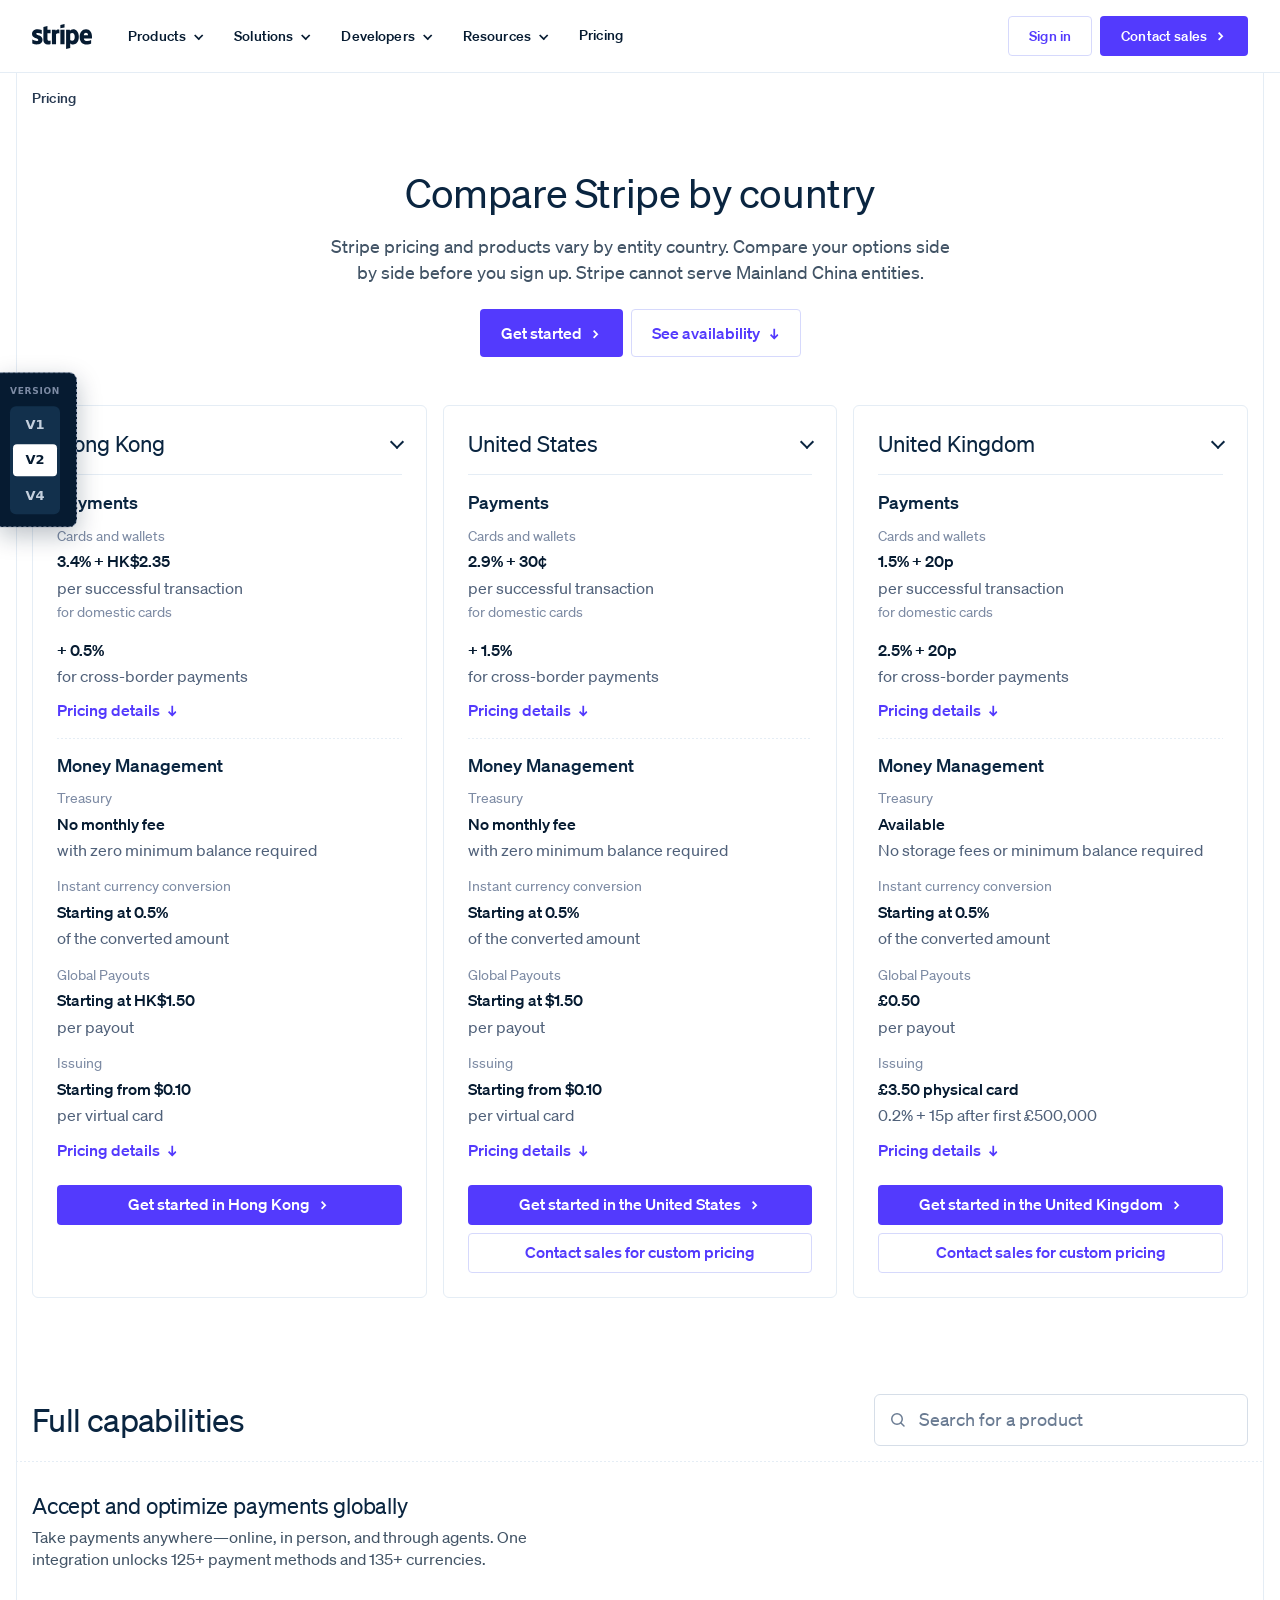
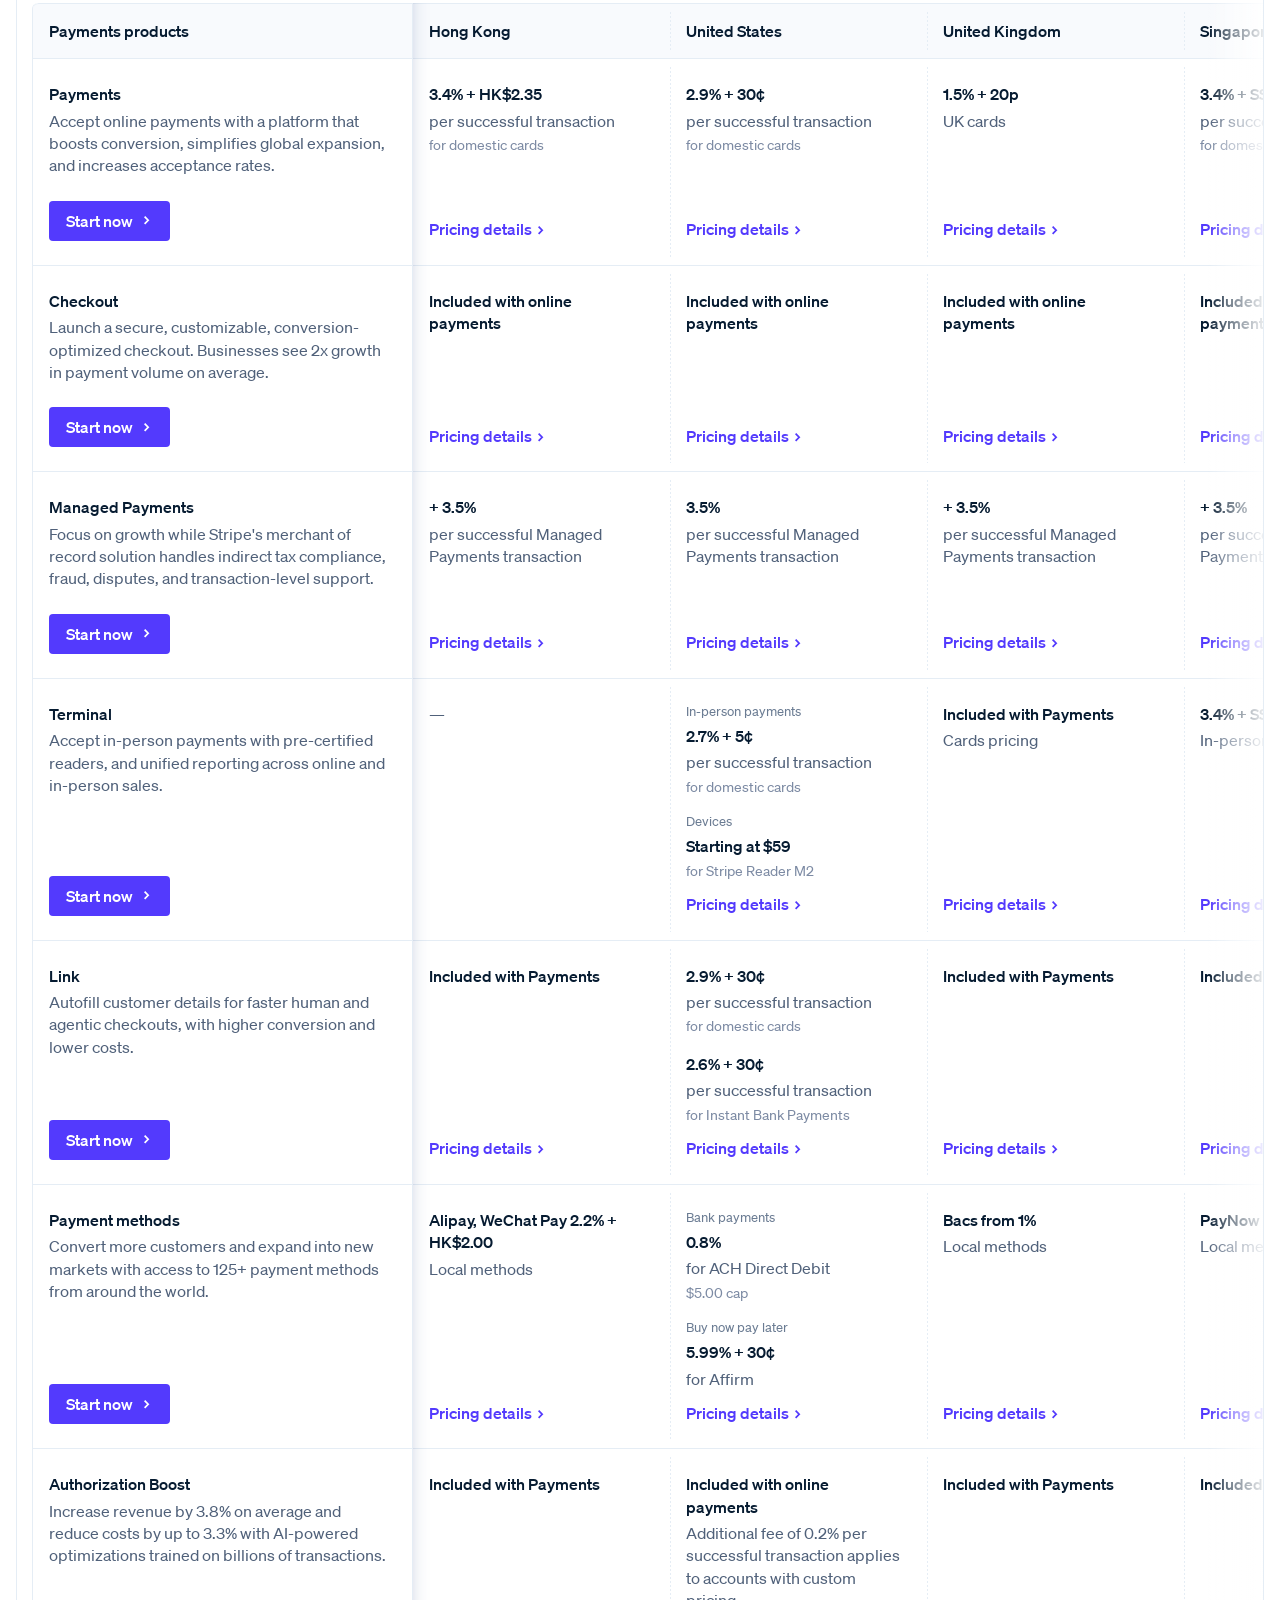
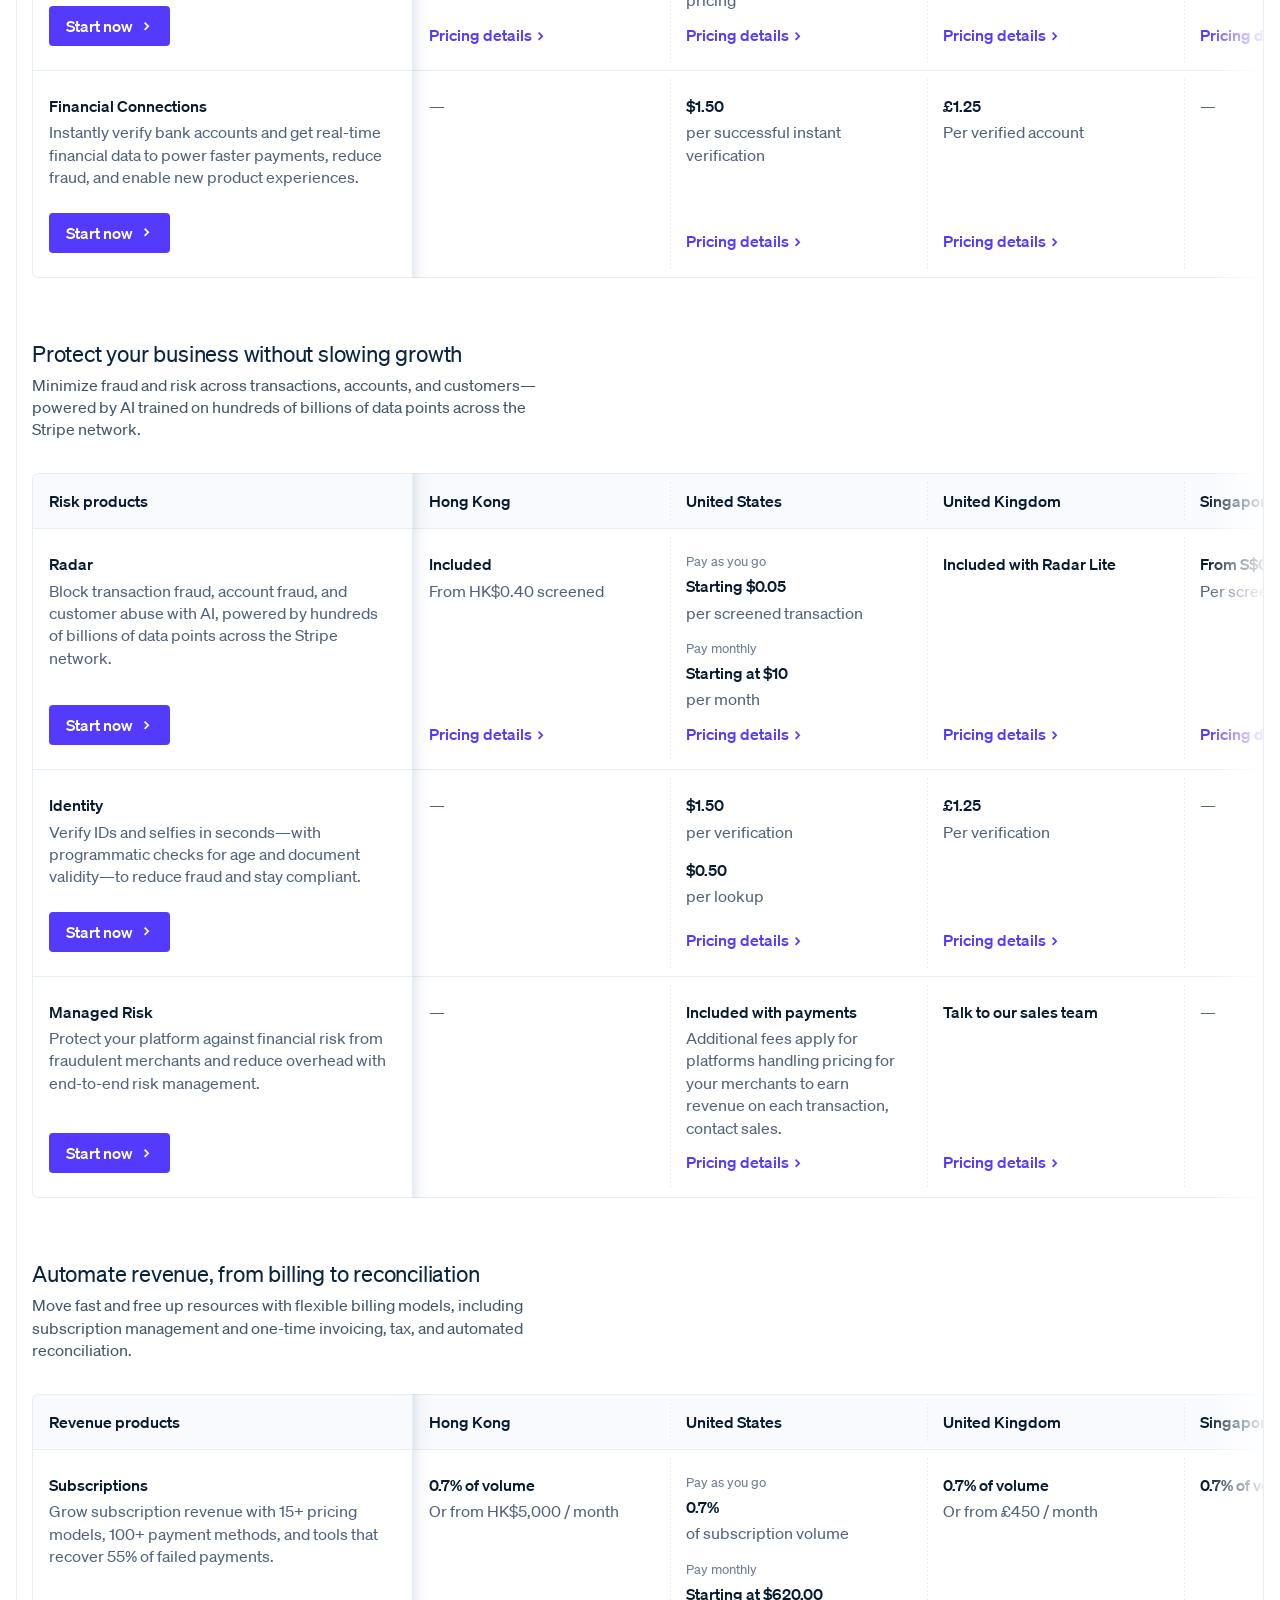
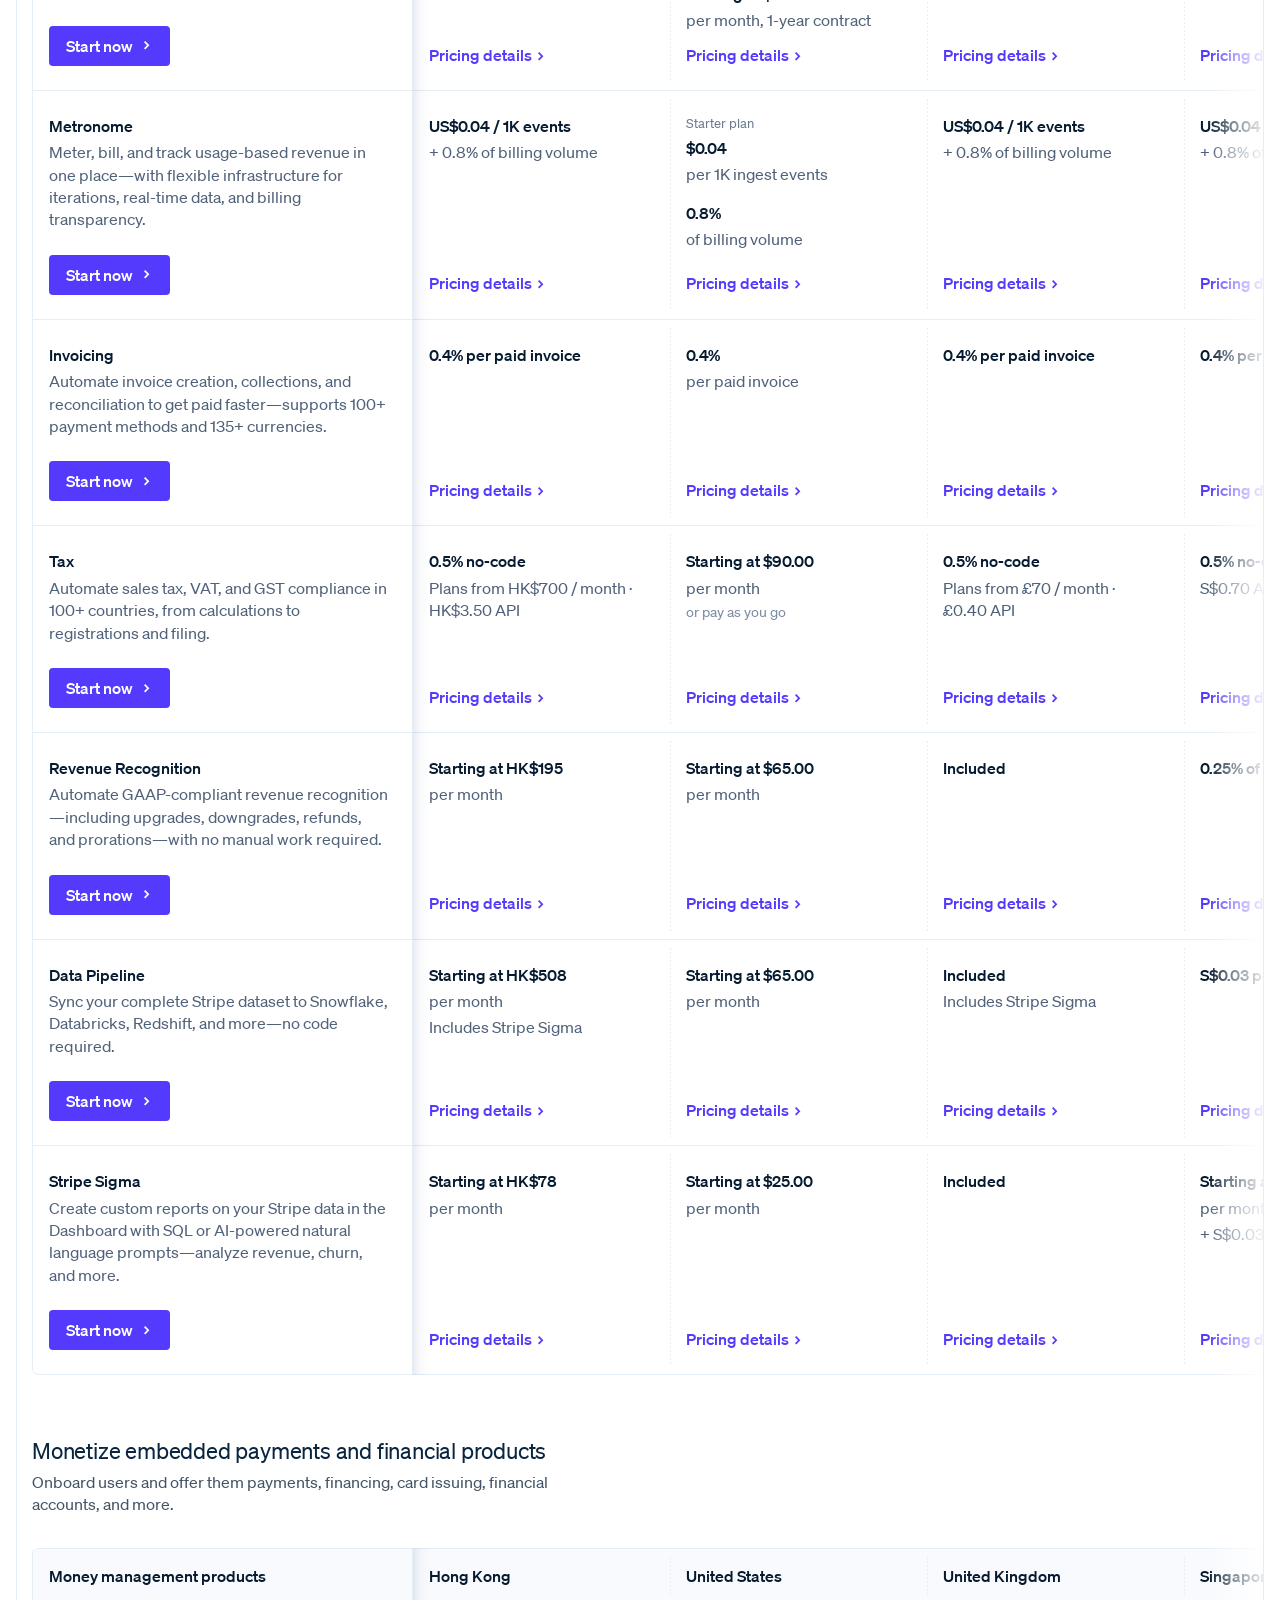
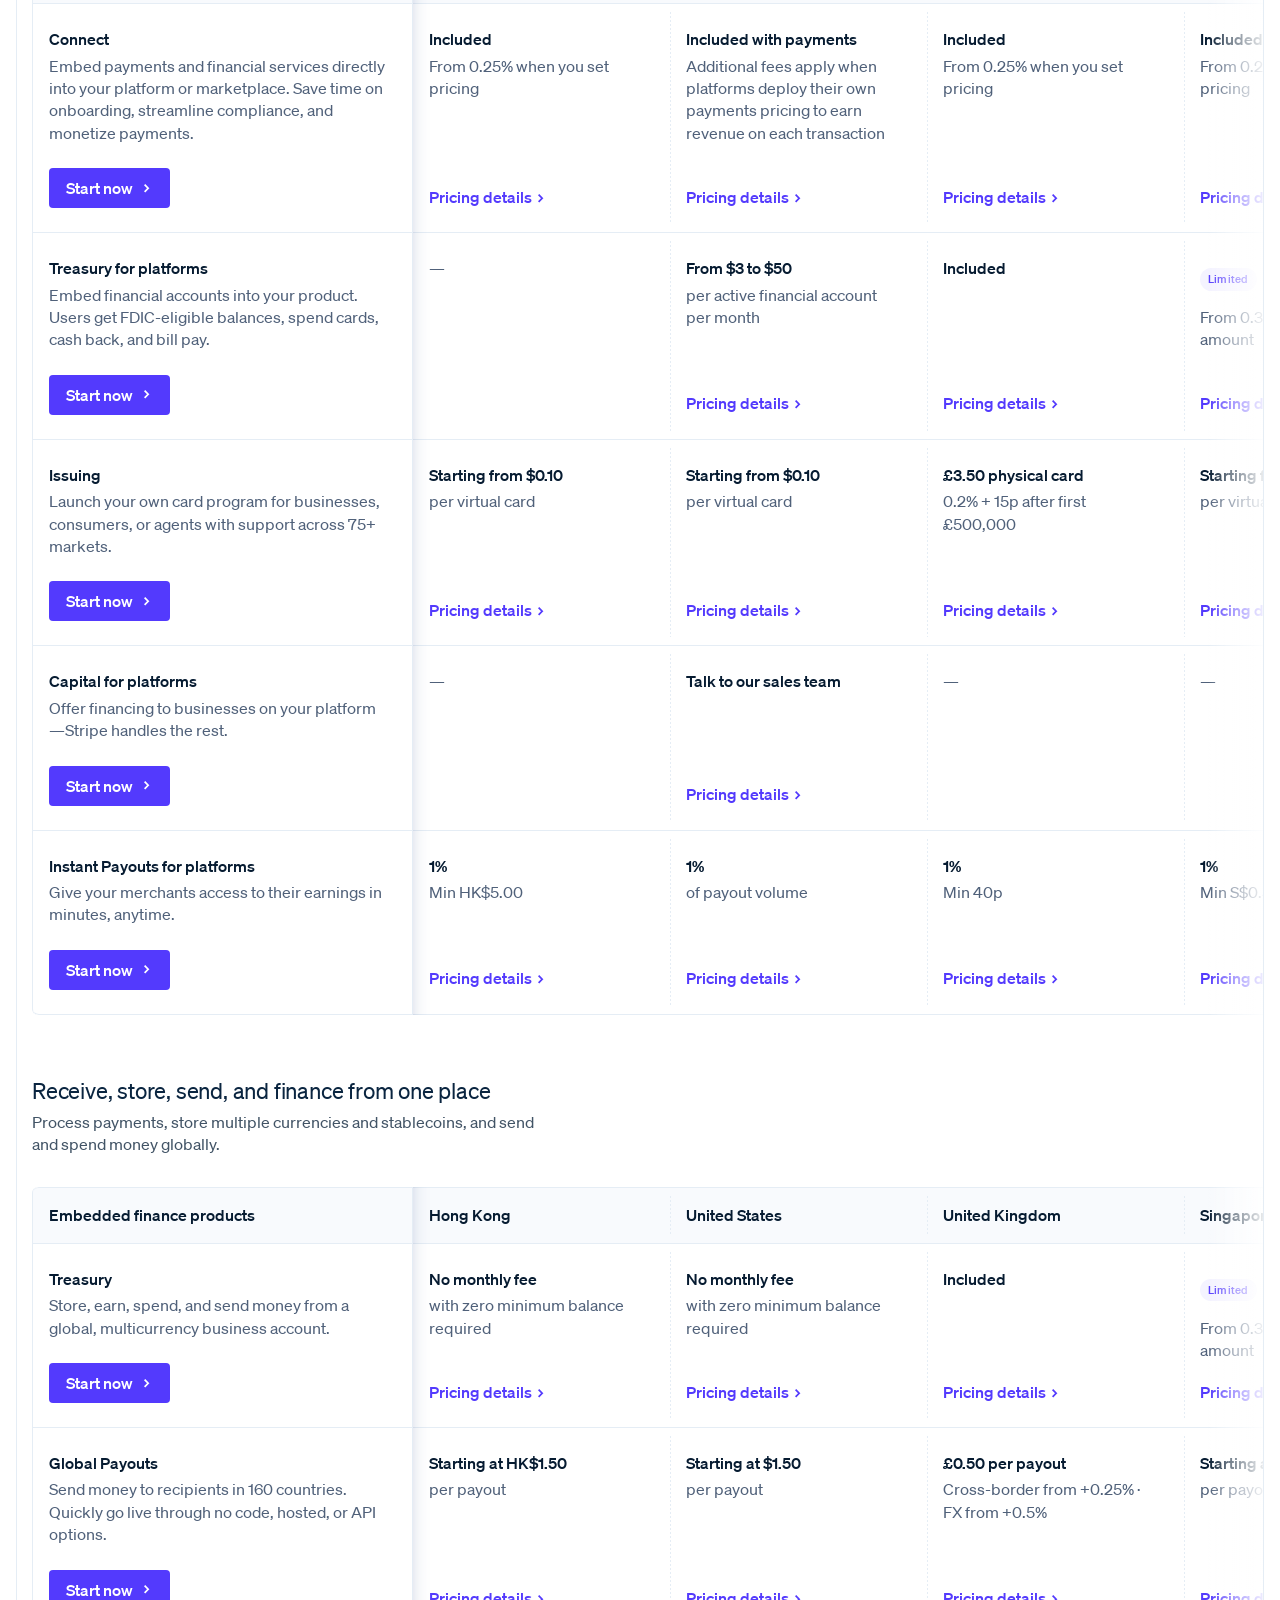
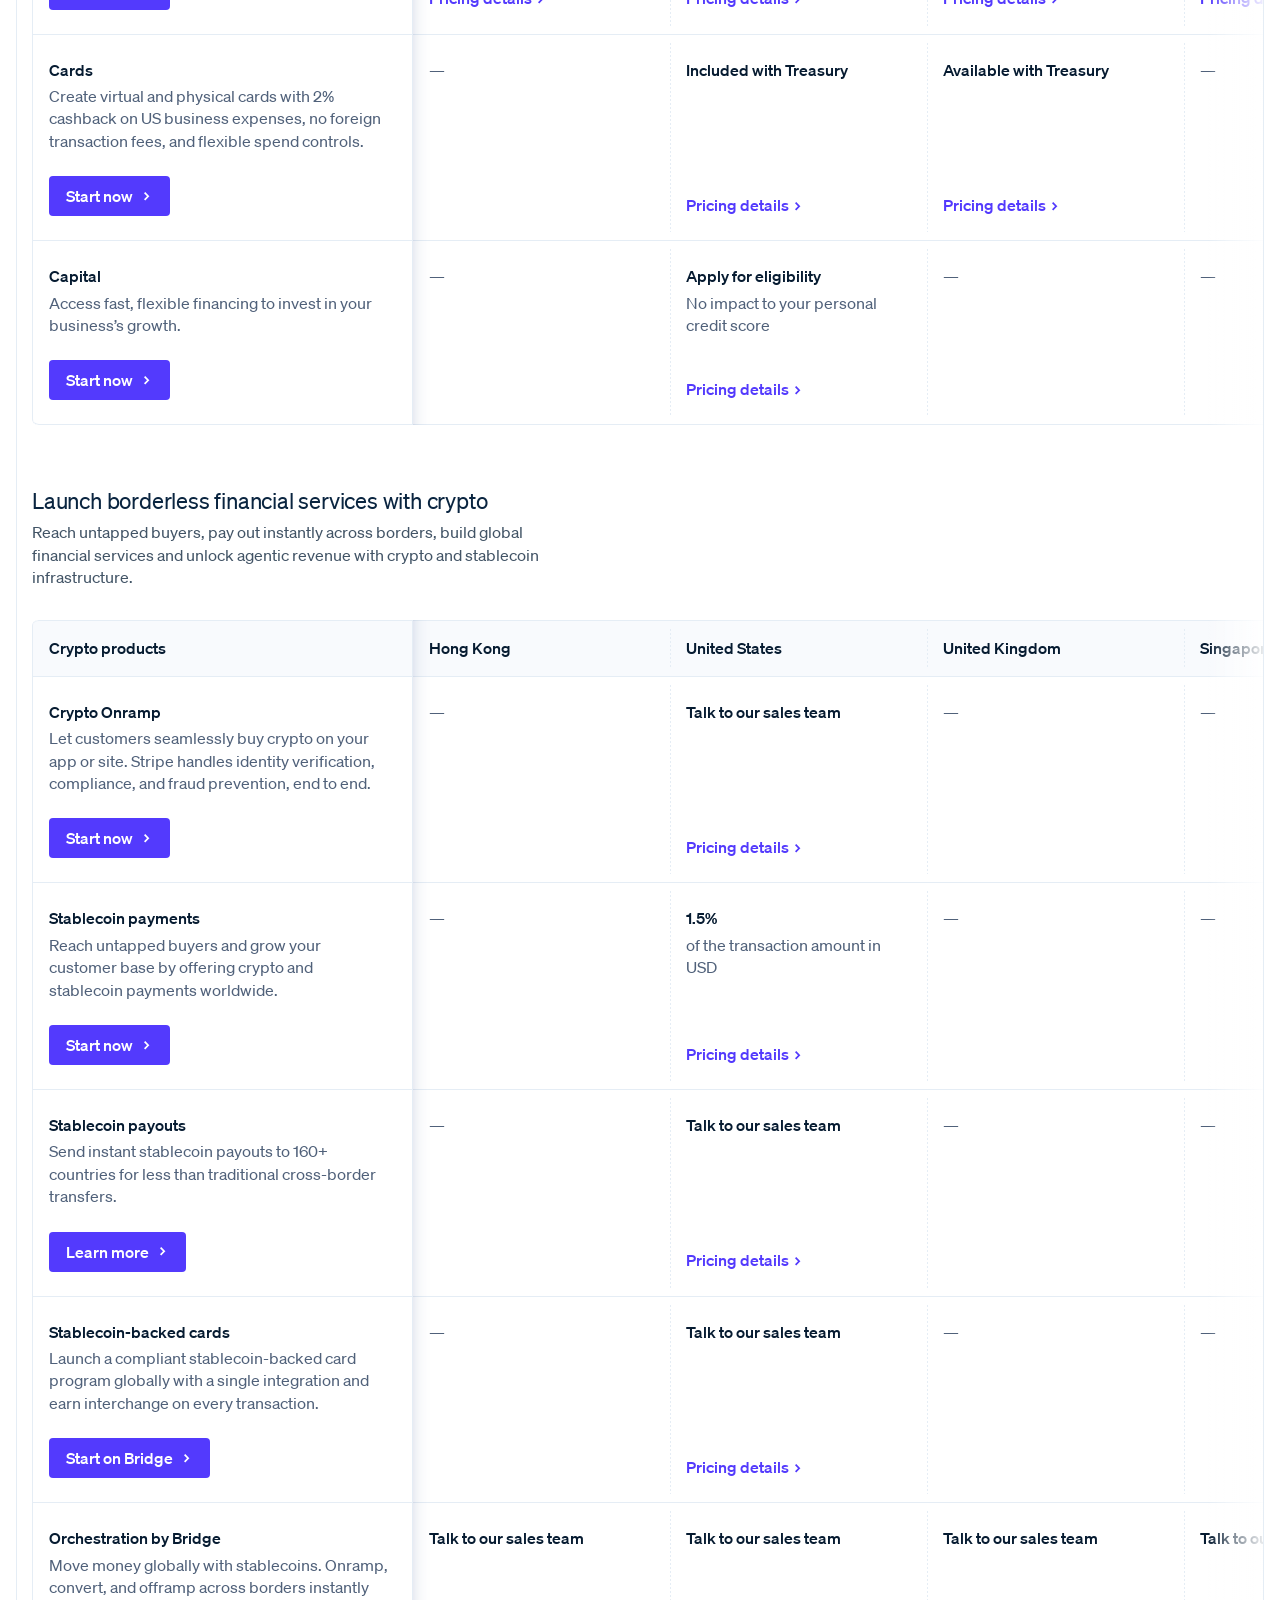
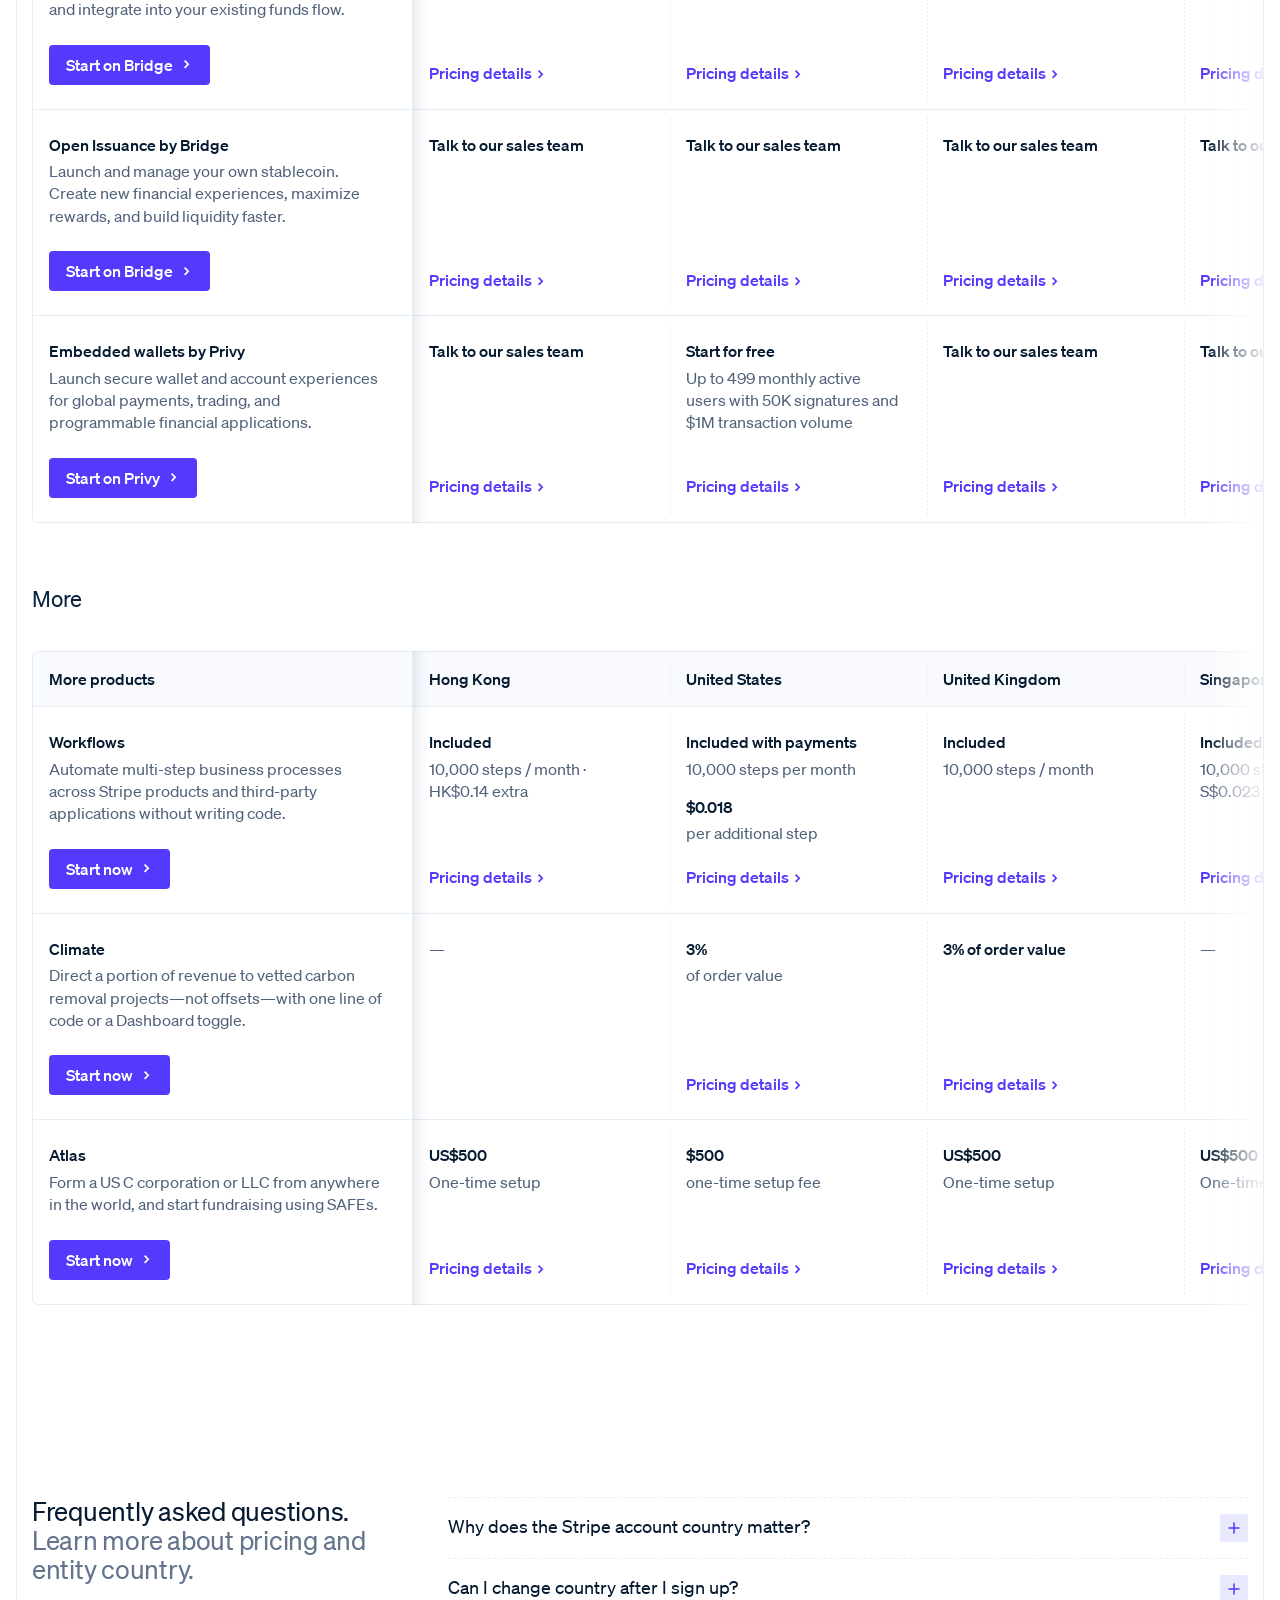
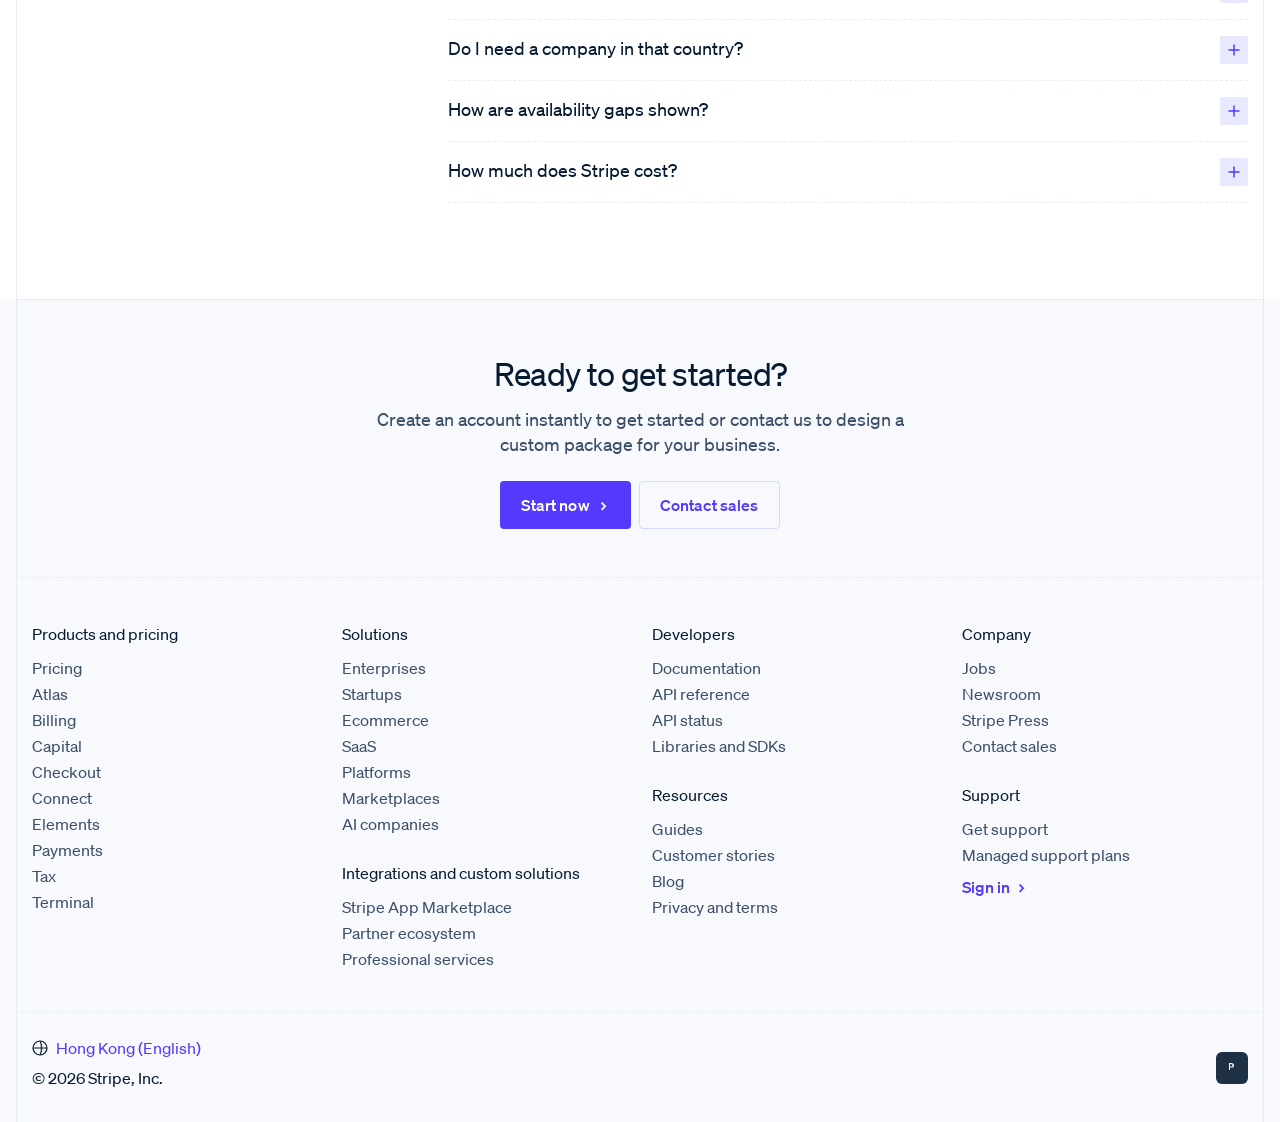
<file: v2.html>
<!DOCTYPE html>
<html lang="en">
  <head>
    <meta charset="UTF-8" />
    <meta name="viewport" content="width=device-width, initial-scale=1.0" />
    <meta name="robots" content="noindex, nofollow" />
    <title>Compare pricing by country · Stripe · v2</title>
    <link rel="stylesheet" href="styles-v2.css?v=rule-solid" />
    <link rel="stylesheet" href="version-switch.css?v=v11" />
  </head>
  <body class="cols-hk cols-us cols-gb">
    <header class="home-header site-header">
      <div class="home-header-container">
        <div class="header-inner">
          <div class="header-left">
            <a class="logo" href="https://stripe.com/cn" aria-label="Stripe home">
              <img src="assets/stripe-logo.svg" alt="Stripe" width="60" height="25" />
            </a>
            <nav class="nav-primary" aria-label="Primary">
              <div class="nav-dropdown nav-dropdown--products">
                <button type="button" class="nav-link" aria-haspopup="true">
                  Products
                  <svg class="hds-icon navigation__chevron-down-icon" width="16" height="16" viewBox="0 0 16 16" fill="none" aria-hidden="true">
                    <path class="navigation__chevron-down-icon__left" d="M4.67065 6L9.3 10.6" stroke="currentColor" stroke-width="1.75"></path>
                    <path class="navigation__chevron-down-icon__right" d="M12.6707 6L8.67065 10" stroke="currentColor" stroke-width="1.75"></path>
                  </svg>
                </button>
              </div>
              <div class="nav-dropdown nav-dropdown--solutions">
                <button type="button" class="nav-link" aria-haspopup="true">
                  Solutions
                  <svg class="hds-icon navigation__chevron-down-icon" width="16" height="16" viewBox="0 0 16 16" fill="none" aria-hidden="true">
                    <path class="navigation__chevron-down-icon__left" d="M4.67065 6L9.3 10.6" stroke="currentColor" stroke-width="1.75"></path>
                    <path class="navigation__chevron-down-icon__right" d="M12.6707 6L8.67065 10" stroke="currentColor" stroke-width="1.75"></path>
                  </svg>
                </button>
              </div>
              <div class="nav-dropdown nav-dropdown--developers">
                <button type="button" class="nav-link" aria-haspopup="true">
                  Developers
                  <svg class="hds-icon navigation__chevron-down-icon" width="16" height="16" viewBox="0 0 16 16" fill="none" aria-hidden="true">
                    <path class="navigation__chevron-down-icon__left" d="M4.67065 6L9.3 10.6" stroke="currentColor" stroke-width="1.75"></path>
                    <path class="navigation__chevron-down-icon__right" d="M12.6707 6L8.67065 10" stroke="currentColor" stroke-width="1.75"></path>
                  </svg>
                </button>
              </div>
              <div class="nav-dropdown nav-dropdown--resources">
                <button type="button" class="nav-link" aria-haspopup="true">
                  Resources
                  <svg class="hds-icon navigation__chevron-down-icon" width="16" height="16" viewBox="0 0 16 16" fill="none" aria-hidden="true">
                    <path class="navigation__chevron-down-icon__left" d="M4.67065 6L9.3 10.6" stroke="currentColor" stroke-width="1.75"></path>
                    <path class="navigation__chevron-down-icon__right" d="M12.6707 6L8.67065 10" stroke="currentColor" stroke-width="1.75"></path>
                  </svg>
                </button>
              </div>
              <a class="nav-link" href="#compare" aria-current="page">Pricing</a>
            </nav>
          </div>
          <div class="header-actions">
            <a class="btn btn--secondary" href="https://dashboard.stripe.com/login">Sign in</a>
            <a class="btn btn--primary header-actions__sales" href="https://stripe.com/contact/sales">
              <span class="btn__inner">
                Contact sales
                <span class="btn__chev-wrap" aria-hidden="true">
                  <svg class="btn__chev btn__chev--idle" width="6" height="9" viewBox="0 0 6 9">
                    <path d="M4.84766 3.63379L5.45898 4.25L4.84766 4.86621L1.24219 8.49902L0 7.2666L2.99316 4.24902L0 1.23242L1.24219 0L4.84766 3.63379Z" fill="currentColor" />
                  </svg>
                  <svg class="btn__chev btn__chev--hover" width="12" height="9" viewBox="0 0 12 9">
                    <path d="M10.4697 3.63379L11.0811 4.25L10.4697 4.86621L6.86426 8.49902L5.62207 7.2666L7.74609 5.125L0 5.125L0 3.375L7.74805 3.375L5.62207 1.23242L6.86426 0L10.4697 3.63379Z" fill="currentColor" />
                  </svg>
                </span>
              </span>
            </a>
            <button type="button" class="nav-hamburger" data-menu-toggle aria-label="Toggle navigation menu" aria-expanded="false">
              <svg class="nav-hamburger__menu" width="40" height="40" viewBox="0 0 100 100" aria-hidden="true">
                <rect class="nav-hamburger__bg" x="0" y="0" width="100" height="100" rx="8"></rect>
                <rect class="nav-hamburger__line line-1" width="40" height="5" x="30" y="38" rx="2.5"></rect>
                <rect class="nav-hamburger__line line-2" width="40" height="5" x="30" y="48" rx="2.5"></rect>
                <rect class="nav-hamburger__line line-3" width="40" height="5" x="30" y="48" rx="2.5"></rect>
                <rect class="nav-hamburger__line line-4" width="40" height="5" x="30" y="58" rx="2.5"></rect>
              </svg>
              <svg class="nav-hamburger__close" width="12" height="12" viewBox="0 0 12 12" aria-hidden="true">
                <path d="M1.5 1.5l9 9M10.5 1.5l-9 9" stroke="#533afd" stroke-width="1.5" stroke-linecap="round" />
              </svg>
            </button>
          </div>
        </div>
      </div>
    </header>

    <div class="page">
    <main>
      <section class="hero">
        <div class="wrap">
          <p class="hero__kicker">Pricing</p>
          <h1 class="hero__title">Compare Stripe by country</h1>
          <p class="hero__lede">
            Stripe pricing and products vary by entity country. Compare your options side by side before you sign up. Stripe cannot serve Mainland China entities.
          </p>
          <div class="hero__actions">
            <a class="btn btn--primary btn--lg" href="https://dashboard.stripe.com/register" target="_blank" rel="noopener noreferrer">
              <span class="btn__inner">
                Get started
                <span class="btn__chev-wrap" aria-hidden="true">
                  <svg class="btn__chev btn__chev--idle" width="6" height="9" viewBox="0 0 6 9">
                    <path d="M4.84766 3.63379L5.45898 4.25L4.84766 4.86621L1.24219 8.49902L0 7.2666L2.99316 4.24902L0 1.23242L1.24219 0L4.84766 3.63379Z" fill="currentColor" />
                  </svg>
                  <svg class="btn__chev btn__chev--hover" width="12" height="9" viewBox="0 0 12 9">
                    <path d="M10.4697 3.63379L11.0811 4.25L10.4697 4.86621L6.86426 8.49902L5.62207 7.2666L7.74609 5.125L0 5.125L0 3.375L7.74805 3.375L5.62207 1.23242L6.86426 0L10.4697 3.63379Z" fill="currentColor" />
                  </svg>
                </span>
              </span>
            </a>
            <a class="btn btn--secondary btn--lg" href="#capabilities">
              <span class="btn__inner">
                See availability
                <span class="btn__arrow-wrap" aria-hidden="true">
                  <svg class="btn__arrow btn__arrow--down" width="12" height="9" viewBox="0 0 12 9">
                    <path d="M10.4697 3.63379L11.0811 4.25L10.4697 4.86621L6.86426 8.49902L5.62207 7.2666L7.74609 5.125L0 5.125L0 3.375L7.74805 3.375L5.62207 1.23242L6.86426 0L10.4697 3.63379Z" fill="currentColor" />
                  </svg>
                </span>
              </span>
            </a>
          </div>
        </div>
      </section>

      <section class="comparison" id="compare" aria-label="Payments, expansion, and payouts">
        <div class="wrap">
          <div class="country-compare">
          <div class="country-cards" id="payments">
            <article class="country-card" data-country="hk">
              <div class="country-card__pick">
                <label class="sr-only" for="compare-slot-hk">Country to compare</label>
                <div class="compare-select-wrap">
                  <select id="compare-slot-hk" class="compare-select" data-compare-slot="0">
                    <option value="hk" selected>Hong Kong</option>
                    <option value="us" disabled>United States</option>
                    <option value="gb" disabled>United Kingdom</option>
                    <option value="sg">Singapore</option>
                  </select>
                </div>
              </div>
              <div class="country-card__block country-card__block--payments">
                <h4 class="country-card__label">Payments</h4>
                <p class="country-card__group">Cards and wallets</p>
                <div class="country-card__item">
                  <p class="country-card__item-label">for domestic cards</p>
                  <p class="price">3.4% + <span class="money" data-amount="2.35" data-ccy="HKD">HK$2.35</span></p>
                  <p class="country-card__item-lead">per successful transaction</p>
                </div>
                <div class="country-card__item">
                  <p class="country-card__item-lead">for cross-border payments</p>
                  <p class="price">+ 0.5%</p>
                  <a class="price-link price-link--jump" href="#cap-payments-hk">
                    Pricing details
                    <span class="btn__arrow-wrap" aria-hidden="true">
                      <svg class="btn__arrow btn__arrow--down" width="12" height="9" viewBox="0 0 12 9">
                        <path d="M10.4697 3.63379L11.0811 4.25L10.4697 4.86621L6.86426 8.49902L5.62207 7.2666L7.74609 5.125L0 5.125L0 3.375L7.74805 3.375L5.62207 1.23242L6.86426 0L10.4697 3.63379Z" fill="currentColor" />
                      </svg>
                    </span>
                  </a>
                </div>
              </div>
              <div class="country-card__block country-card__block--money">
                <h4 class="country-card__label">Money Management</h4>
                <div class="country-card__item">
                  <p class="country-card__item-label">Treasury</p>
                  <p class="price">No monthly fee</p>
                  <p class="price-note">with zero minimum balance required</p>
                </div>
                <div class="country-card__item">
                  <p class="country-card__item-label">Instant currency conversion</p>
                  <p class="price">Starting at 0.5%</p>
                  <p class="price-note">of the converted amount</p>
                </div>
                <div class="country-card__item">
                  <p class="country-card__item-label">Global Payouts</p>
                  <p class="price">Starting at <span class="money" data-amount="1.50" data-ccy="HKD">HK$1.50</span></p>
                  <p class="price-note">per payout</p>
                </div>
                <div class="country-card__item">
                  <p class="country-card__item-label">Issuing</p>
                  <p class="price">Starting from <span class="money" data-amount="0.10" data-ccy="USD">$0.10</span></p>
                  <p class="price-note">per virtual card</p>
                  <a class="price-link price-link--jump" href="#cap-issuing-hk">
                    Pricing details
                    <span class="btn__arrow-wrap" aria-hidden="true">
                      <svg class="btn__arrow btn__arrow--down" width="12" height="9" viewBox="0 0 12 9">
                        <path d="M10.4697 3.63379L11.0811 4.25L10.4697 4.86621L6.86426 8.49902L5.62207 7.2666L7.74609 5.125L0 5.125L0 3.375L7.74805 3.375L5.62207 1.23242L6.86426 0L10.4697 3.63379Z" fill="currentColor" />
                      </svg>
                    </span>
                  </a>
                </div>
              </div>
              <div class="country-card__cta">
                <a class="btn btn--primary btn--lg" href="https://dashboard.stripe.com/register?country=HK" target="_blank" rel="noopener noreferrer">
                  <span class="btn__inner">
                    Get started in Hong Kong
                    <span class="btn__chev-wrap" aria-hidden="true">
                      <svg class="btn__chev btn__chev--idle" width="6" height="9" viewBox="0 0 6 9">
                        <path d="M4.84766 3.63379L5.45898 4.25L4.84766 4.86621L1.24219 8.49902L0 7.2666L2.99316 4.24902L0 1.23242L1.24219 0L4.84766 3.63379Z" fill="currentColor" />
                      </svg>
                      <svg class="btn__chev btn__chev--hover" width="12" height="9" viewBox="0 0 12 9">
                        <path d="M10.4697 3.63379L11.0811 4.25L10.4697 4.86621L6.86426 8.49902L5.62207 7.2666L7.74609 5.125L0 5.125L0 3.375L7.74805 3.375L5.62207 1.23242L6.86426 0L10.4697 3.63379Z" fill="currentColor" />
                      </svg>
                    </span>
                  </span>
                </a>
              </div>
            </article>

            <article class="country-card" data-country="us">
              <div class="country-card__pick">
                <label class="sr-only" for="compare-slot-us">Country to compare</label>
                <div class="compare-select-wrap">
                  <select id="compare-slot-us" class="compare-select" data-compare-slot="1">
                    <option value="hk" disabled>Hong Kong</option>
                    <option value="us" selected>United States</option>
                    <option value="gb" disabled>United Kingdom</option>
                    <option value="sg">Singapore</option>
                  </select>
                </div>
              </div>
              <div class="country-card__block country-card__block--payments">
                <h4 class="country-card__label">Payments</h4>
                <p class="country-card__group">Cards and wallets</p>
                <div class="country-card__item">
                  <p class="country-card__item-label">for domestic cards</p>
                  <p class="price">2.9% + <span class="money" data-amount="0.30" data-ccy="USD">30¢</span></p>
                  <p class="country-card__item-lead">per successful transaction</p>
                </div>
                <div class="country-card__item">
                  <p class="country-card__item-lead">for cross-border payments</p>
                  <p class="price">+ 1.5%</p>
                  <a class="price-link price-link--jump" href="#cap-payments-us">
                    Pricing details
                    <span class="btn__arrow-wrap" aria-hidden="true">
                      <svg class="btn__arrow btn__arrow--down" width="12" height="9" viewBox="0 0 12 9">
                        <path d="M10.4697 3.63379L11.0811 4.25L10.4697 4.86621L6.86426 8.49902L5.62207 7.2666L7.74609 5.125L0 5.125L0 3.375L7.74805 3.375L5.62207 1.23242L6.86426 0L10.4697 3.63379Z" fill="currentColor" />
                      </svg>
                    </span>
                  </a>
                </div>
              </div>
              <div class="country-card__block country-card__block--money">
                <h4 class="country-card__label">Money Management</h4>
                <div class="country-card__item">
                  <p class="country-card__item-label">Treasury</p>
                  <p class="price">No monthly fee</p>
                  <p class="price-note">with zero minimum balance required</p>
                </div>
                <div class="country-card__item">
                  <p class="country-card__item-label">Instant currency conversion</p>
                  <p class="price">Starting at 0.5%</p>
                  <p class="price-note">of the converted amount</p>
                </div>
                <div class="country-card__item">
                  <p class="country-card__item-label">Global Payouts</p>
                  <p class="price">Starting at <span class="money" data-amount="1.50" data-ccy="USD">$1.50</span></p>
                  <p class="price-note">per payout</p>
                </div>
                <div class="country-card__item">
                  <p class="country-card__item-label">Issuing</p>
                  <p class="price">Starting from <span class="money" data-amount="0.10" data-ccy="USD">$0.10</span></p>
                  <p class="price-note">per virtual card</p>
                  <a class="price-link price-link--jump" href="#cap-issuing-us">
                    Pricing details
                    <span class="btn__arrow-wrap" aria-hidden="true">
                      <svg class="btn__arrow btn__arrow--down" width="12" height="9" viewBox="0 0 12 9">
                        <path d="M10.4697 3.63379L11.0811 4.25L10.4697 4.86621L6.86426 8.49902L5.62207 7.2666L7.74609 5.125L0 5.125L0 3.375L7.74805 3.375L5.62207 1.23242L6.86426 0L10.4697 3.63379Z" fill="currentColor" />
                      </svg>
                    </span>
                  </a>
                </div>
              </div>
              <div class="country-card__cta">
                <a class="btn btn--primary btn--lg" href="https://dashboard.stripe.com/register?country=US" target="_blank" rel="noopener noreferrer">
                  <span class="btn__inner">
                    Get started in the United States
                    <span class="btn__chev-wrap" aria-hidden="true">
                      <svg class="btn__chev btn__chev--idle" width="6" height="9" viewBox="0 0 6 9">
                        <path d="M4.84766 3.63379L5.45898 4.25L4.84766 4.86621L1.24219 8.49902L0 7.2666L2.99316 4.24902L0 1.23242L1.24219 0L4.84766 3.63379Z" fill="currentColor" />
                      </svg>
                      <svg class="btn__chev btn__chev--hover" width="12" height="9" viewBox="0 0 12 9">
                        <path d="M10.4697 3.63379L11.0811 4.25L10.4697 4.86621L6.86426 8.49902L5.62207 7.2666L7.74609 5.125L0 5.125L0 3.375L7.74805 3.375L5.62207 1.23242L6.86426 0L10.4697 3.63379Z" fill="currentColor" />
                      </svg>
                    </span>
                  </span>
                </a>
                <a class="btn btn--secondary btn--lg" href="https://stripe.com/contact/sales" target="_blank" rel="noopener noreferrer">
                  <span class="btn__inner">Contact sales for custom pricing</span>
                </a>
              </div>
            </article>

            <article class="country-card" data-country="gb">
              <div class="country-card__pick">
                <label class="sr-only" for="compare-slot-gb">Country to compare</label>
                <div class="compare-select-wrap">
                  <select id="compare-slot-gb" class="compare-select" data-compare-slot="2">
                    <option value="hk" disabled>Hong Kong</option>
                    <option value="us" disabled>United States</option>
                    <option value="gb" selected>United Kingdom</option>
                    <option value="sg">Singapore</option>
                  </select>
                </div>
              </div>
              <div class="country-card__block country-card__block--payments">
                <h4 class="country-card__label">Payments</h4>
                <p class="country-card__group">Cards and wallets</p>
                <div class="country-card__item">
                  <p class="country-card__item-label">for domestic cards</p>
                  <p class="price">1.5% + <span class="money" data-amount="0.20" data-ccy="GBP">20p</span></p>
                  <p class="country-card__item-lead">per successful transaction</p>
                </div>
                <div class="country-card__item">
                  <p class="country-card__item-lead">for cross-border payments</p>
                  <p class="price">2.5% + <span class="money" data-amount="0.20" data-ccy="GBP">20p</span></p>
                  <a class="price-link price-link--jump" href="#cap-payments-gb">
                    Pricing details
                    <span class="btn__arrow-wrap" aria-hidden="true">
                      <svg class="btn__arrow btn__arrow--down" width="12" height="9" viewBox="0 0 12 9">
                        <path d="M10.4697 3.63379L11.0811 4.25L10.4697 4.86621L6.86426 8.49902L5.62207 7.2666L7.74609 5.125L0 5.125L0 3.375L7.74805 3.375L5.62207 1.23242L6.86426 0L10.4697 3.63379Z" fill="currentColor" />
                      </svg>
                    </span>
                  </a>
                </div>
              </div>
              <div class="country-card__block country-card__block--money">
                <h4 class="country-card__label">Money Management</h4>
                <div class="country-card__item">
                  <p class="country-card__item-label">Treasury</p>
                  <p class="price">Available</p>
                  <p class="price-note">No storage fees or minimum balance required</p>
                </div>
                <div class="country-card__item">
                  <p class="country-card__item-label">Instant currency conversion</p>
                  <p class="price">Starting at 0.5%</p>
                  <p class="price-note">of the converted amount</p>
                </div>
                <div class="country-card__item">
                  <p class="country-card__item-label">Global Payouts</p>
                  <p class="price"><span class="money" data-amount="0.50" data-ccy="GBP">£0.50</span></p>
                  <p class="price-note">per payout</p>
                </div>
                <div class="country-card__item">
                  <p class="country-card__item-label">Issuing</p>
                  <p class="price"><span class="money" data-amount="3.50" data-ccy="GBP">£3.50</span> physical card</p>
                  <p class="price-note">0.2% + <span class="money" data-amount="0.15" data-ccy="GBP">15p</span> after first <span class="money" data-amount="500000" data-ccy="GBP">£500,000</span></p>
                  <a class="price-link price-link--jump" href="#cap-issuing-gb">
                    Pricing details
                    <span class="btn__arrow-wrap" aria-hidden="true">
                      <svg class="btn__arrow btn__arrow--down" width="12" height="9" viewBox="0 0 12 9">
                        <path d="M10.4697 3.63379L11.0811 4.25L10.4697 4.86621L6.86426 8.49902L5.62207 7.2666L7.74609 5.125L0 5.125L0 3.375L7.74805 3.375L5.62207 1.23242L6.86426 0L10.4697 3.63379Z" fill="currentColor" />
                      </svg>
                    </span>
                  </a>
                </div>
              </div>
              <div class="country-card__cta">
                <a class="btn btn--primary btn--lg" href="https://dashboard.stripe.com/register?country=GB" target="_blank" rel="noopener noreferrer">
                  <span class="btn__inner">
                    Get started in the United Kingdom
                    <span class="btn__chev-wrap" aria-hidden="true">
                      <svg class="btn__chev btn__chev--idle" width="6" height="9" viewBox="0 0 6 9">
                        <path d="M4.84766 3.63379L5.45898 4.25L4.84766 4.86621L1.24219 8.49902L0 7.2666L2.99316 4.24902L0 1.23242L1.24219 0L4.84766 3.63379Z" fill="currentColor" />
                      </svg>
                      <svg class="btn__chev btn__chev--hover" width="12" height="9" viewBox="0 0 12 9">
                        <path d="M10.4697 3.63379L11.0811 4.25L10.4697 4.86621L6.86426 8.49902L5.62207 7.2666L7.74609 5.125L0 5.125L0 3.375L7.74805 3.375L5.62207 1.23242L6.86426 0L10.4697 3.63379Z" fill="currentColor" />
                      </svg>
                    </span>
                  </span>
                </a>
                <a class="btn btn--secondary btn--lg" href="https://stripe.com/en-gb/contact/sales" target="_blank" rel="noopener noreferrer">
                  <span class="btn__inner">Contact sales for custom pricing</span>
                </a>
              </div>
            </article>

            <article class="country-card" data-country="sg" hidden>
              <div class="country-card__pick">
                <label class="sr-only" for="compare-slot-sg">Country to compare</label>
                <div class="compare-select-wrap">
                  <select id="compare-slot-sg" class="compare-select">
                    <option value="hk" disabled>Hong Kong</option>
                    <option value="us" disabled>United States</option>
                    <option value="gb" disabled>United Kingdom</option>
                    <option value="sg" selected>Singapore</option>
                  </select>
                </div>
              </div>
              <div class="country-card__block country-card__block--payments">
                <h4 class="country-card__label">Payments</h4>
                <p class="country-card__group">Cards and wallets</p>
                <div class="country-card__item">
                  <p class="country-card__item-label">for domestic cards</p>
                  <p class="price">3.4% + <span class="money" data-amount="0.50" data-ccy="SGD">S$0.50</span></p>
                  <p class="country-card__item-lead">per successful transaction</p>
                </div>
                <div class="country-card__item">
                  <p class="country-card__item-lead">for cross-border payments</p>
                  <p class="price">+ 0.5%</p>
                  <a class="price-link price-link--jump" href="#cap-payments-sg">
                    Pricing details
                    <span class="btn__arrow-wrap" aria-hidden="true">
                      <svg class="btn__arrow btn__arrow--down" width="12" height="9" viewBox="0 0 12 9">
                        <path d="M10.4697 3.63379L11.0811 4.25L10.4697 4.86621L6.86426 8.49902L5.62207 7.2666L7.74609 5.125L0 5.125L0 3.375L7.74805 3.375L5.62207 1.23242L6.86426 0L10.4697 3.63379Z" fill="currentColor" />
                      </svg>
                    </span>
                  </a>
                </div>
              </div>
              <div class="country-card__block country-card__block--money">
                <h4 class="country-card__label">Money Management</h4>
                <div class="country-card__item">
                  <p class="country-card__item-label">Treasury</p>
                  <p class="price">Limited</p>
                  <p class="price-note">Multi-currency conversion</p>
                </div>
                <div class="country-card__item">
                  <p class="country-card__item-label">Instant currency conversion</p>
                  <p class="price">Starting at 0.35%</p>
                  <p class="price-note">of the converted amount</p>
                </div>
                <div class="country-card__item">
                  <p class="country-card__item-label">Global Payouts</p>
                  <p class="price">Starting at <span class="money" data-amount="1.50" data-ccy="SGD">S$1.50</span></p>
                  <p class="price-note">per payout</p>
                </div>
                <div class="country-card__item">
                  <p class="country-card__item-label">Issuing</p>
                  <p class="price">Starting from <span class="money" data-amount="0.10" data-ccy="USD">$0.10</span></p>
                  <p class="price-note">per virtual card</p>
                  <a class="price-link price-link--jump" href="#cap-issuing-sg">
                    Pricing details
                    <span class="btn__arrow-wrap" aria-hidden="true">
                      <svg class="btn__arrow btn__arrow--down" width="12" height="9" viewBox="0 0 12 9">
                        <path d="M10.4697 3.63379L11.0811 4.25L10.4697 4.86621L6.86426 8.49902L5.62207 7.2666L7.74609 5.125L0 5.125L0 3.375L7.74805 3.375L5.62207 1.23242L6.86426 0L10.4697 3.63379Z" fill="currentColor" />
                      </svg>
                    </span>
                  </a>
                </div>
              </div>
              <div class="country-card__cta">
                <a class="btn btn--primary btn--lg" href="https://dashboard.stripe.com/register?country=SG" target="_blank" rel="noopener noreferrer">
                  <span class="btn__inner">
                    Get started in Singapore
                    <span class="btn__chev-wrap" aria-hidden="true">
                      <svg class="btn__chev btn__chev--idle" width="6" height="9" viewBox="0 0 6 9">
                        <path d="M4.84766 3.63379L5.45898 4.25L4.84766 4.86621L1.24219 8.49902L0 7.2666L2.99316 4.24902L0 1.23242L1.24219 0L4.84766 3.63379Z" fill="currentColor" />
                      </svg>
                      <svg class="btn__chev btn__chev--hover" width="12" height="9" viewBox="0 0 12 9">
                        <path d="M10.4697 3.63379L11.0811 4.25L10.4697 4.86621L6.86426 8.49902L5.62207 7.2666L7.74609 5.125L0 5.125L0 3.375L7.74805 3.375L5.62207 1.23242L6.86426 0L10.4697 3.63379Z" fill="currentColor" />
                      </svg>
                    </span>
                  </span>
                </a>
              </div>
            </article>
          </div>
          </div>
        </div>
      </section>

      <section class="comparison comparison--capabilities" id="capabilities" aria-labelledby="capabilities-heading">
        <div class="wrap">
          <div class="section-head">
            <h2 class="section-title" id="capabilities-heading">Full capabilities</h2>
            <div class="compare-search">
                <label class="sr-only" for="capability-search">Search for a product</label>
                <span class="compare-search__icon" aria-hidden="true">
                  <svg width="16" height="16" viewBox="0 0 16 16" fill="none">
                    <circle cx="7" cy="7" r="5.25" stroke="currentColor" stroke-width="1.5" />
                    <path d="M11 11l3 3" stroke="currentColor" stroke-width="1.5" stroke-linecap="round" />
                  </svg>
                </span>
                <input
                  id="capability-search"
                  class="compare-search__input"
                  type="search"
                  placeholder="Search for a product"
                  autocomplete="off"
                  spellcheck="false"
                  data-capability-search
                />
            </div>
          </div>

          <div class="compare-scroll">

          <p class="compare-search__empty" hidden data-search-empty>No products match your search.</p>
          <p class="sr-only" aria-live="polite" data-search-status></p>

          <div class="table-stack">
            <div class="capability-block" id="payments-area">
              <div class="capability-block__head">
                <h3 class="capability-block__title">Accept and optimize payments globally</h3>
                <p class="capability-block__copy">Take payments anywhere—online, in person, and through agents. One integration unlocks 125+ payment methods and 135+ currencies.</p>
              </div>
              <div class="table-shell" id="products">
            <div class="table-shell__scroller">
            <table class="cmp">
              <colgroup>
                <col class="cmp__col-product" />
                <col class="cmp__col-hk" />
                <col class="cmp__col-us" />
                <col class="cmp__col-gb" />
                <col class="cmp__col-sg" />
              </colgroup>
              <caption class="sr-only">Payments across Hong Kong, the United States, the United Kingdom, and Singapore</caption>
              <thead>
                <tr>
                  <th class="col-product" scope="col">Payments products</th>
                  <th class="col-hk" scope="col">Hong Kong</th>
                  <th class="col-us" scope="col">United States</th>
                  <th class="col-gb" scope="col">United Kingdom</th>
                  <th class="col-sg" scope="col">Singapore</th>
                </tr>
              </thead>
              <tbody>
<tr class="cmp__row--links">
                  <th class="col-product" scope="row"><div class="cell-stack"><span class="product-name">Payments</span>
                    <span class="product-desc">Accept online payments with a platform that boosts conversion, simplifies global expansion, and increases acceptance rates.</span>
                    <a class="btn btn--primary btn--compact" href="https://dashboard.stripe.com/register" target="_blank" rel="noopener noreferrer">
                      <span class="btn__inner">
                        Start now
                        <span class="btn__chev-wrap" aria-hidden="true">
                          <svg class="btn__chev btn__chev--idle" width="6" height="9" viewBox="0 0 6 9">
                            <path d="M4.84766 3.63379L5.45898 4.25L4.84766 4.86621L1.24219 8.49902L0 7.2666L2.99316 4.24902L0 1.23242L1.24219 0L4.84766 3.63379Z" fill="currentColor" />
                          </svg>
                          <svg class="btn__chev btn__chev--hover" width="12" height="9" viewBox="0 0 12 9">
                            <path d="M10.4697 3.63379L11.0811 4.25L10.4697 4.86621L6.86426 8.49902L5.62207 7.2666L7.74609 5.125L0 5.125L0 3.375L7.74805 3.375L5.62207 1.23242L6.86426 0L10.4697 3.63379Z" fill="currentColor" />
                          </svg>
                        </span>
                      </span>
                    </a></div></th>
                  <td class="col-hk" id="cap-payments-hk">
                    <div class="cell-stack">
                    <span class="price">3.4% + <span class="money" data-amount="2.35" data-ccy="HKD">HK$2.35</span></span>
                    <span class="price-note">per successful transaction</span>
                    <span class="price-note price-note--sm">for domestic cards</span>
                    <a class="price-link" href="https://stripe.com/en-hk/pricing" target="_blank" rel="noopener noreferrer">
                      Pricing details
                      <span class="btn__chev-wrap" aria-hidden="true">
                        <svg class="btn__chev btn__chev--idle" width="6" height="9" viewBox="0 0 6 9">
                          <path d="M4.84766 3.63379L5.45898 4.25L4.84766 4.86621L1.24219 8.49902L0 7.2666L2.99316 4.24902L0 1.23242L1.24219 0L4.84766 3.63379Z" fill="currentColor" />
                        </svg>
                        <svg class="btn__chev btn__chev--hover" width="12" height="9" viewBox="0 0 12 9">
                          <path d="M10.4697 3.63379L11.0811 4.25L10.4697 4.86621L6.86426 8.49902L5.62207 7.2666L7.74609 5.125L0 5.125L0 3.375L7.74805 3.375L5.62207 1.23242L6.86426 0L10.4697 3.63379Z" fill="currentColor" />
                        </svg>
                      </span>
                    </a>
                    </div>
                  </td>
                  <td class="col-us" id="cap-payments-us">
                    <div class="cell-stack">
                    <span class="price">2.9% + <span class="money" data-amount="0.30" data-ccy="USD">30¢</span></span>
                    <span class="price-note">per successful transaction</span>
                    <span class="price-note price-note--sm">for domestic cards</span>
                    <a class="price-link" href="https://stripe.com/pricing" target="_blank" rel="noopener noreferrer">
                      Pricing details
                      <span class="btn__chev-wrap" aria-hidden="true">
                        <svg class="btn__chev btn__chev--idle" width="6" height="9" viewBox="0 0 6 9">
                          <path d="M4.84766 3.63379L5.45898 4.25L4.84766 4.86621L1.24219 8.49902L0 7.2666L2.99316 4.24902L0 1.23242L1.24219 0L4.84766 3.63379Z" fill="currentColor" />
                        </svg>
                        <svg class="btn__chev btn__chev--hover" width="12" height="9" viewBox="0 0 12 9">
                          <path d="M10.4697 3.63379L11.0811 4.25L10.4697 4.86621L6.86426 8.49902L5.62207 7.2666L7.74609 5.125L0 5.125L0 3.375L7.74805 3.375L5.62207 1.23242L6.86426 0L10.4697 3.63379Z" fill="currentColor" />
                        </svg>
                      </span>
                    </a>
                    </div>
                  </td>
                  <td class="col-gb" id="cap-payments-gb">
                    <div class="cell-stack">
                    <span class="price">1.5% + <span class="money" data-amount="0.20" data-ccy="GBP">20p</span></span>
                    <span class="price-note">UK cards</span>
                    <a class="price-link" href="https://stripe.com/en-gb/pricing" target="_blank" rel="noopener noreferrer">
                      Pricing details
                      <span class="btn__chev-wrap" aria-hidden="true">
                        <svg class="btn__chev btn__chev--idle" width="6" height="9" viewBox="0 0 6 9">
                          <path d="M4.84766 3.63379L5.45898 4.25L4.84766 4.86621L1.24219 8.49902L0 7.2666L2.99316 4.24902L0 1.23242L1.24219 0L4.84766 3.63379Z" fill="currentColor" />
                        </svg>
                        <svg class="btn__chev btn__chev--hover" width="12" height="9" viewBox="0 0 12 9">
                          <path d="M10.4697 3.63379L11.0811 4.25L10.4697 4.86621L6.86426 8.49902L5.62207 7.2666L7.74609 5.125L0 5.125L0 3.375L7.74805 3.375L5.62207 1.23242L6.86426 0L10.4697 3.63379Z" fill="currentColor" />
                        </svg>
                      </span>
                    </a>
                    </div>
                  </td>
                  <td class="col-sg" id="cap-payments-sg">
                    <div class="cell-stack">
                    <span class="price">3.4% + <span class="money" data-amount="0.50" data-ccy="SGD">S$0.50</span></span>
                    <span class="price-note">per successful transaction</span>
                    <span class="price-note price-note--sm">for domestic cards</span>
                    <a class="price-link" href="https://stripe.com/en-sg/pricing" target="_blank" rel="noopener noreferrer">
                      Pricing details
                      <span class="btn__chev-wrap" aria-hidden="true">
                        <svg class="btn__chev btn__chev--idle" width="6" height="9" viewBox="0 0 6 9">
                          <path d="M4.84766 3.63379L5.45898 4.25L4.84766 4.86621L1.24219 8.49902L0 7.2666L2.99316 4.24902L0 1.23242L1.24219 0L4.84766 3.63379Z" fill="currentColor" />
                        </svg>
                        <svg class="btn__chev btn__chev--hover" width="12" height="9" viewBox="0 0 12 9">
                          <path d="M10.4697 3.63379L11.0811 4.25L10.4697 4.86621L6.86426 8.49902L5.62207 7.2666L7.74609 5.125L0 5.125L0 3.375L7.74805 3.375L5.62207 1.23242L6.86426 0L10.4697 3.63379Z" fill="currentColor" />
                        </svg>
                      </span>
                    </a>
                    </div>
                  </td>
                </tr>
<tr class="cmp__row--links">
                  <th class="col-product" scope="row"><div class="cell-stack"><span class="product-name">Checkout</span>
                    <span class="product-desc">Launch a secure, customizable, conversion-optimized checkout. Businesses see 2x growth in payment volume on average.</span>
                    <a class="btn btn--primary btn--compact" href="https://dashboard.stripe.com/register" target="_blank" rel="noopener noreferrer">
                      <span class="btn__inner">
                        Start now
                        <span class="btn__chev-wrap" aria-hidden="true">
                          <svg class="btn__chev btn__chev--idle" width="6" height="9" viewBox="0 0 6 9">
                            <path d="M4.84766 3.63379L5.45898 4.25L4.84766 4.86621L1.24219 8.49902L0 7.2666L2.99316 4.24902L0 1.23242L1.24219 0L4.84766 3.63379Z" fill="currentColor" />
                          </svg>
                          <svg class="btn__chev btn__chev--hover" width="12" height="9" viewBox="0 0 12 9">
                            <path d="M10.4697 3.63379L11.0811 4.25L10.4697 4.86621L6.86426 8.49902L5.62207 7.2666L7.74609 5.125L0 5.125L0 3.375L7.74805 3.375L5.62207 1.23242L6.86426 0L10.4697 3.63379Z" fill="currentColor" />
                          </svg>
                        </span>
                      </span>
                    </a></div></th>
                  <td class="col-hk">
                    <div class="cell-stack">
                    <span class="price">Included with online payments</span>
                    <a class="price-link" href="https://stripe.com/en-hk/payments/checkout" target="_blank" rel="noopener noreferrer">
                      Pricing details
                      <span class="btn__chev-wrap" aria-hidden="true">
                        <svg class="btn__chev btn__chev--idle" width="6" height="9" viewBox="0 0 6 9">
                          <path d="M4.84766 3.63379L5.45898 4.25L4.84766 4.86621L1.24219 8.49902L0 7.2666L2.99316 4.24902L0 1.23242L1.24219 0L4.84766 3.63379Z" fill="currentColor" />
                        </svg>
                        <svg class="btn__chev btn__chev--hover" width="12" height="9" viewBox="0 0 12 9">
                          <path d="M10.4697 3.63379L11.0811 4.25L10.4697 4.86621L6.86426 8.49902L5.62207 7.2666L7.74609 5.125L0 5.125L0 3.375L7.74805 3.375L5.62207 1.23242L6.86426 0L10.4697 3.63379Z" fill="currentColor" />
                        </svg>
                      </span>
                    </a>
                    </div>
                  </td>
                  <td class="col-us">
                    <div class="cell-stack">
                    <span class="price">Included with online payments</span>
                    <a class="price-link" href="https://stripe.com/payments/checkout" target="_blank" rel="noopener noreferrer">
                      Pricing details
                      <span class="btn__chev-wrap" aria-hidden="true">
                        <svg class="btn__chev btn__chev--idle" width="6" height="9" viewBox="0 0 6 9">
                          <path d="M4.84766 3.63379L5.45898 4.25L4.84766 4.86621L1.24219 8.49902L0 7.2666L2.99316 4.24902L0 1.23242L1.24219 0L4.84766 3.63379Z" fill="currentColor" />
                        </svg>
                        <svg class="btn__chev btn__chev--hover" width="12" height="9" viewBox="0 0 12 9">
                          <path d="M10.4697 3.63379L11.0811 4.25L10.4697 4.86621L6.86426 8.49902L5.62207 7.2666L7.74609 5.125L0 5.125L0 3.375L7.74805 3.375L5.62207 1.23242L6.86426 0L10.4697 3.63379Z" fill="currentColor" />
                        </svg>
                      </span>
                    </a>
                    </div>
                  </td>
                  <td class="col-gb">
                    <div class="cell-stack">
                    <span class="price">Included with online payments</span>
                    <a class="price-link" href="https://stripe.com/en-gb/payments/checkout" target="_blank" rel="noopener noreferrer">
                      Pricing details
                      <span class="btn__chev-wrap" aria-hidden="true">
                        <svg class="btn__chev btn__chev--idle" width="6" height="9" viewBox="0 0 6 9">
                          <path d="M4.84766 3.63379L5.45898 4.25L4.84766 4.86621L1.24219 8.49902L0 7.2666L2.99316 4.24902L0 1.23242L1.24219 0L4.84766 3.63379Z" fill="currentColor" />
                        </svg>
                        <svg class="btn__chev btn__chev--hover" width="12" height="9" viewBox="0 0 12 9">
                          <path d="M10.4697 3.63379L11.0811 4.25L10.4697 4.86621L6.86426 8.49902L5.62207 7.2666L7.74609 5.125L0 5.125L0 3.375L7.74805 3.375L5.62207 1.23242L6.86426 0L10.4697 3.63379Z" fill="currentColor" />
                        </svg>
                      </span>
                    </a>
                    </div>
                  </td>
                  <td class="col-sg">
                    <div class="cell-stack">
                    <span class="price">Included with online payments</span>
                    <a class="price-link" href="https://stripe.com/en-sg/payments/checkout" target="_blank" rel="noopener noreferrer">
                      Pricing details
                      <span class="btn__chev-wrap" aria-hidden="true">
                        <svg class="btn__chev btn__chev--idle" width="6" height="9" viewBox="0 0 6 9">
                          <path d="M4.84766 3.63379L5.45898 4.25L4.84766 4.86621L1.24219 8.49902L0 7.2666L2.99316 4.24902L0 1.23242L1.24219 0L4.84766 3.63379Z" fill="currentColor" />
                        </svg>
                        <svg class="btn__chev btn__chev--hover" width="12" height="9" viewBox="0 0 12 9">
                          <path d="M10.4697 3.63379L11.0811 4.25L10.4697 4.86621L6.86426 8.49902L5.62207 7.2666L7.74609 5.125L0 5.125L0 3.375L7.74805 3.375L5.62207 1.23242L6.86426 0L10.4697 3.63379Z" fill="currentColor" />
                        </svg>
                      </span>
                    </a>
                    </div>
                  </td>
                </tr>
<tr class="cmp__row--links">
                  <th class="col-product" scope="row"><div class="cell-stack"><span class="product-name">Managed Payments</span>
                    <span class="product-desc">Focus on growth while Stripe's merchant of record solution handles indirect tax compliance, fraud, disputes, and transaction-level support.</span>
                    <a class="btn btn--primary btn--compact" href="https://dashboard.stripe.com/register" target="_blank" rel="noopener noreferrer">
                      <span class="btn__inner">
                        Start now
                        <span class="btn__chev-wrap" aria-hidden="true">
                          <svg class="btn__chev btn__chev--idle" width="6" height="9" viewBox="0 0 6 9">
                            <path d="M4.84766 3.63379L5.45898 4.25L4.84766 4.86621L1.24219 8.49902L0 7.2666L2.99316 4.24902L0 1.23242L1.24219 0L4.84766 3.63379Z" fill="currentColor" />
                          </svg>
                          <svg class="btn__chev btn__chev--hover" width="12" height="9" viewBox="0 0 12 9">
                            <path d="M10.4697 3.63379L11.0811 4.25L10.4697 4.86621L6.86426 8.49902L5.62207 7.2666L7.74609 5.125L0 5.125L0 3.375L7.74805 3.375L5.62207 1.23242L6.86426 0L10.4697 3.63379Z" fill="currentColor" />
                          </svg>
                        </span>
                      </span>
                    </a></div></th>
                  <td class="col-hk">
                    <div class="cell-stack">
<span class="price">+ 3.5%</span><span class="price-note">per successful Managed Payments transaction</span>
                    <a class="price-link" href="https://stripe.com/en-hk/managed-payments" target="_blank" rel="noopener noreferrer">
                      Pricing details
                      <span class="btn__chev-wrap" aria-hidden="true">
                        <svg class="btn__chev btn__chev--idle" width="6" height="9" viewBox="0 0 6 9">
                          <path d="M4.84766 3.63379L5.45898 4.25L4.84766 4.86621L1.24219 8.49902L0 7.2666L2.99316 4.24902L0 1.23242L1.24219 0L4.84766 3.63379Z" fill="currentColor" />
                        </svg>
                        <svg class="btn__chev btn__chev--hover" width="12" height="9" viewBox="0 0 12 9">
                          <path d="M10.4697 3.63379L11.0811 4.25L10.4697 4.86621L6.86426 8.49902L5.62207 7.2666L7.74609 5.125L0 5.125L0 3.375L7.74805 3.375L5.62207 1.23242L6.86426 0L10.4697 3.63379Z" fill="currentColor" />
                        </svg>
                      </span>
                    </a>
                    </div>
                  </td>
                  <td class="col-us">
                    <div class="cell-stack">
                    <span class="price">3.5%</span>
                    <span class="price-note">per successful Managed Payments transaction</span>
                    <a class="price-link" href="https://stripe.com/managed-payments" target="_blank" rel="noopener noreferrer">
                      Pricing details
                      <span class="btn__chev-wrap" aria-hidden="true">
                        <svg class="btn__chev btn__chev--idle" width="6" height="9" viewBox="0 0 6 9">
                          <path d="M4.84766 3.63379L5.45898 4.25L4.84766 4.86621L1.24219 8.49902L0 7.2666L2.99316 4.24902L0 1.23242L1.24219 0L4.84766 3.63379Z" fill="currentColor" />
                        </svg>
                        <svg class="btn__chev btn__chev--hover" width="12" height="9" viewBox="0 0 12 9">
                          <path d="M10.4697 3.63379L11.0811 4.25L10.4697 4.86621L6.86426 8.49902L5.62207 7.2666L7.74609 5.125L0 5.125L0 3.375L7.74805 3.375L5.62207 1.23242L6.86426 0L10.4697 3.63379Z" fill="currentColor" />
                        </svg>
                      </span>
                    </a>
                    </div>
                  </td>
                  <td class="col-gb">
                    <div class="cell-stack">
<span class="price">+ 3.5%</span><span class="price-note">per successful Managed Payments transaction</span>
                    <a class="price-link" href="https://stripe.com/en-gb/managed-payments" target="_blank" rel="noopener noreferrer">
                      Pricing details
                      <span class="btn__chev-wrap" aria-hidden="true">
                        <svg class="btn__chev btn__chev--idle" width="6" height="9" viewBox="0 0 6 9">
                          <path d="M4.84766 3.63379L5.45898 4.25L4.84766 4.86621L1.24219 8.49902L0 7.2666L2.99316 4.24902L0 1.23242L1.24219 0L4.84766 3.63379Z" fill="currentColor" />
                        </svg>
                        <svg class="btn__chev btn__chev--hover" width="12" height="9" viewBox="0 0 12 9">
                          <path d="M10.4697 3.63379L11.0811 4.25L10.4697 4.86621L6.86426 8.49902L5.62207 7.2666L7.74609 5.125L0 5.125L0 3.375L7.74805 3.375L5.62207 1.23242L6.86426 0L10.4697 3.63379Z" fill="currentColor" />
                        </svg>
                      </span>
                    </a>
                    </div>
                  </td>
                  <td class="col-sg">
                    <div class="cell-stack">
<span class="price">+ 3.5%</span><span class="price-note">per successful Managed Payments transaction</span>
                    <a class="price-link" href="https://stripe.com/en-sg/managed-payments" target="_blank" rel="noopener noreferrer">
                      Pricing details
                      <span class="btn__chev-wrap" aria-hidden="true">
                        <svg class="btn__chev btn__chev--idle" width="6" height="9" viewBox="0 0 6 9">
                          <path d="M4.84766 3.63379L5.45898 4.25L4.84766 4.86621L1.24219 8.49902L0 7.2666L2.99316 4.24902L0 1.23242L1.24219 0L4.84766 3.63379Z" fill="currentColor" />
                        </svg>
                        <svg class="btn__chev btn__chev--hover" width="12" height="9" viewBox="0 0 12 9">
                          <path d="M10.4697 3.63379L11.0811 4.25L10.4697 4.86621L6.86426 8.49902L5.62207 7.2666L7.74609 5.125L0 5.125L0 3.375L7.74805 3.375L5.62207 1.23242L6.86426 0L10.4697 3.63379Z" fill="currentColor" />
                        </svg>
                      </span>
                    </a>
                    </div>
                  </td>
                </tr>
<tr class="cmp__row--links">
                  <th class="col-product" scope="row"><div class="cell-stack"><span class="product-name">Terminal</span>
                    <span class="product-desc">Accept in-person payments with pre-certified readers, and unified reporting across online and in-person sales.</span>
                    <a class="btn btn--primary btn--compact" href="https://dashboard.stripe.com/register" target="_blank" rel="noopener noreferrer">
                      <span class="btn__inner">
                        Start now
                        <span class="btn__chev-wrap" aria-hidden="true">
                          <svg class="btn__chev btn__chev--idle" width="6" height="9" viewBox="0 0 6 9">
                            <path d="M4.84766 3.63379L5.45898 4.25L4.84766 4.86621L1.24219 8.49902L0 7.2666L2.99316 4.24902L0 1.23242L1.24219 0L4.84766 3.63379Z" fill="currentColor" />
                          </svg>
                          <svg class="btn__chev btn__chev--hover" width="12" height="9" viewBox="0 0 12 9">
                            <path d="M10.4697 3.63379L11.0811 4.25L10.4697 4.86621L6.86426 8.49902L5.62207 7.2666L7.74609 5.125L0 5.125L0 3.375L7.74805 3.375L5.62207 1.23242L6.86426 0L10.4697 3.63379Z" fill="currentColor" />
                          </svg>
                        </span>
                      </span>
                    </a></div></th>
                  <td class="col-hk" data-value="no"><span class="avail avail--no"><span aria-hidden="true">—</span><span class="sr-only">Not available</span></span></td>
                  <td class="col-us">
                    <div class="cell-stack">
                    <span class="cell-label">In-person payments</span>
                    <span class="price">2.7% + <span class="money" data-amount="0.05" data-ccy="USD">5¢</span></span>
                    <span class="price-note">per successful transaction</span>
                    <span class="price-note price-note--sm">for domestic cards</span>
                    <span class="cell-label">Devices</span>
                    <span class="price">Starting at <span class="money" data-amount="59" data-ccy="USD">$59</span></span>
                    <span class="price-note price-note--sm">for Stripe Reader M2</span>
                    <a class="price-link" href="https://stripe.com/terminal" target="_blank" rel="noopener noreferrer">
                      Pricing details
                      <span class="btn__chev-wrap" aria-hidden="true">
                        <svg class="btn__chev btn__chev--idle" width="6" height="9" viewBox="0 0 6 9">
                          <path d="M4.84766 3.63379L5.45898 4.25L4.84766 4.86621L1.24219 8.49902L0 7.2666L2.99316 4.24902L0 1.23242L1.24219 0L4.84766 3.63379Z" fill="currentColor" />
                        </svg>
                        <svg class="btn__chev btn__chev--hover" width="12" height="9" viewBox="0 0 12 9">
                          <path d="M10.4697 3.63379L11.0811 4.25L10.4697 4.86621L6.86426 8.49902L5.62207 7.2666L7.74609 5.125L0 5.125L0 3.375L7.74805 3.375L5.62207 1.23242L6.86426 0L10.4697 3.63379Z" fill="currentColor" />
                        </svg>
                      </span>
                    </a>
                    </div>
                  </td>
                  <td class="col-gb">
                    <div class="cell-stack">
                    <span class="price">Included with Payments</span>
                    <span class="price-note">Cards pricing</span>
                    <a class="price-link" href="https://stripe.com/en-gb/terminal" target="_blank" rel="noopener noreferrer">
                      Pricing details
                      <span class="btn__chev-wrap" aria-hidden="true">
                        <svg class="btn__chev btn__chev--idle" width="6" height="9" viewBox="0 0 6 9">
                          <path d="M4.84766 3.63379L5.45898 4.25L4.84766 4.86621L1.24219 8.49902L0 7.2666L2.99316 4.24902L0 1.23242L1.24219 0L4.84766 3.63379Z" fill="currentColor" />
                        </svg>
                        <svg class="btn__chev btn__chev--hover" width="12" height="9" viewBox="0 0 12 9">
                          <path d="M10.4697 3.63379L11.0811 4.25L10.4697 4.86621L6.86426 8.49902L5.62207 7.2666L7.74609 5.125L0 5.125L0 3.375L7.74805 3.375L5.62207 1.23242L6.86426 0L10.4697 3.63379Z" fill="currentColor" />
                        </svg>
                      </span>
                    </a>
                    </div>
                  </td>
                  <td class="col-sg">
                    <div class="cell-stack">
                    <span class="price">3.4% + <span class="money" data-amount="0.50" data-ccy="SGD">S$0.50</span></span>
                    <span class="price-note">In-person cards</span>
                    <a class="price-link" href="https://stripe.com/en-sg/terminal" target="_blank" rel="noopener noreferrer">
                      Pricing details
                      <span class="btn__chev-wrap" aria-hidden="true">
                        <svg class="btn__chev btn__chev--idle" width="6" height="9" viewBox="0 0 6 9">
                          <path d="M4.84766 3.63379L5.45898 4.25L4.84766 4.86621L1.24219 8.49902L0 7.2666L2.99316 4.24902L0 1.23242L1.24219 0L4.84766 3.63379Z" fill="currentColor" />
                        </svg>
                        <svg class="btn__chev btn__chev--hover" width="12" height="9" viewBox="0 0 12 9">
                          <path d="M10.4697 3.63379L11.0811 4.25L10.4697 4.86621L6.86426 8.49902L5.62207 7.2666L7.74609 5.125L0 5.125L0 3.375L7.74805 3.375L5.62207 1.23242L6.86426 0L10.4697 3.63379Z" fill="currentColor" />
                        </svg>
                      </span>
                    </a>
                    </div>
                  </td>
                </tr>
<tr class="cmp__row--links">
                  <th class="col-product" scope="row"><div class="cell-stack"><span class="product-name">Link</span>
                    <span class="product-desc">Autofill customer details for faster human and agentic checkouts, with higher conversion and lower costs.</span>
                    <a class="btn btn--primary btn--compact" href="https://dashboard.stripe.com/register" target="_blank" rel="noopener noreferrer">
                      <span class="btn__inner">
                        Start now
                        <span class="btn__chev-wrap" aria-hidden="true">
                          <svg class="btn__chev btn__chev--idle" width="6" height="9" viewBox="0 0 6 9">
                            <path d="M4.84766 3.63379L5.45898 4.25L4.84766 4.86621L1.24219 8.49902L0 7.2666L2.99316 4.24902L0 1.23242L1.24219 0L4.84766 3.63379Z" fill="currentColor" />
                          </svg>
                          <svg class="btn__chev btn__chev--hover" width="12" height="9" viewBox="0 0 12 9">
                            <path d="M10.4697 3.63379L11.0811 4.25L10.4697 4.86621L6.86426 8.49902L5.62207 7.2666L7.74609 5.125L0 5.125L0 3.375L7.74805 3.375L5.62207 1.23242L6.86426 0L10.4697 3.63379Z" fill="currentColor" />
                          </svg>
                        </span>
                      </span>
                    </a></div></th>
                  <td class="col-hk">
                    <div class="cell-stack">
                    <span class="price">Included with Payments</span>
                    <a class="price-link" href="https://stripe.com/en-hk/payments/link" target="_blank" rel="noopener noreferrer">
                      Pricing details
                      <span class="btn__chev-wrap" aria-hidden="true">
                        <svg class="btn__chev btn__chev--idle" width="6" height="9" viewBox="0 0 6 9">
                          <path d="M4.84766 3.63379L5.45898 4.25L4.84766 4.86621L1.24219 8.49902L0 7.2666L2.99316 4.24902L0 1.23242L1.24219 0L4.84766 3.63379Z" fill="currentColor" />
                        </svg>
                        <svg class="btn__chev btn__chev--hover" width="12" height="9" viewBox="0 0 12 9">
                          <path d="M10.4697 3.63379L11.0811 4.25L10.4697 4.86621L6.86426 8.49902L5.62207 7.2666L7.74609 5.125L0 5.125L0 3.375L7.74805 3.375L5.62207 1.23242L6.86426 0L10.4697 3.63379Z" fill="currentColor" />
                        </svg>
                      </span>
                    </a>
                    </div>
                  </td>
                  <td class="col-us">
                    <div class="cell-stack">
                    <span class="price">2.9% + <span class="money" data-amount="0.30" data-ccy="USD">30¢</span></span>
                    <span class="price-note">per successful transaction</span>
                    <span class="price-note price-note--sm">for domestic cards</span>
                    <span class="price">2.6% + <span class="money" data-amount="0.30" data-ccy="USD">30¢</span></span>
                    <span class="price-note">per successful transaction</span>
                    <span class="price-note price-note--sm">for Instant Bank Payments</span>
                    <a class="price-link" href="https://stripe.com/payments/link" target="_blank" rel="noopener noreferrer">
                      Pricing details
                      <span class="btn__chev-wrap" aria-hidden="true">
                        <svg class="btn__chev btn__chev--idle" width="6" height="9" viewBox="0 0 6 9">
                          <path d="M4.84766 3.63379L5.45898 4.25L4.84766 4.86621L1.24219 8.49902L0 7.2666L2.99316 4.24902L0 1.23242L1.24219 0L4.84766 3.63379Z" fill="currentColor" />
                        </svg>
                        <svg class="btn__chev btn__chev--hover" width="12" height="9" viewBox="0 0 12 9">
                          <path d="M10.4697 3.63379L11.0811 4.25L10.4697 4.86621L6.86426 8.49902L5.62207 7.2666L7.74609 5.125L0 5.125L0 3.375L7.74805 3.375L5.62207 1.23242L6.86426 0L10.4697 3.63379Z" fill="currentColor" />
                        </svg>
                      </span>
                    </a>
                    </div>
                  </td>
                  <td class="col-gb">
                    <div class="cell-stack">
                    <span class="price">Included with Payments</span>
                    <a class="price-link" href="https://stripe.com/en-gb/payments/link" target="_blank" rel="noopener noreferrer">
                      Pricing details
                      <span class="btn__chev-wrap" aria-hidden="true">
                        <svg class="btn__chev btn__chev--idle" width="6" height="9" viewBox="0 0 6 9">
                          <path d="M4.84766 3.63379L5.45898 4.25L4.84766 4.86621L1.24219 8.49902L0 7.2666L2.99316 4.24902L0 1.23242L1.24219 0L4.84766 3.63379Z" fill="currentColor" />
                        </svg>
                        <svg class="btn__chev btn__chev--hover" width="12" height="9" viewBox="0 0 12 9">
                          <path d="M10.4697 3.63379L11.0811 4.25L10.4697 4.86621L6.86426 8.49902L5.62207 7.2666L7.74609 5.125L0 5.125L0 3.375L7.74805 3.375L5.62207 1.23242L6.86426 0L10.4697 3.63379Z" fill="currentColor" />
                        </svg>
                      </span>
                    </a>
                    </div>
                  </td>
                  <td class="col-sg">
                    <div class="cell-stack">
                    <span class="price">Included with Payments</span>
                    <a class="price-link" href="https://stripe.com/en-sg/payments/link" target="_blank" rel="noopener noreferrer">
                      Pricing details
                      <span class="btn__chev-wrap" aria-hidden="true">
                        <svg class="btn__chev btn__chev--idle" width="6" height="9" viewBox="0 0 6 9">
                          <path d="M4.84766 3.63379L5.45898 4.25L4.84766 4.86621L1.24219 8.49902L0 7.2666L2.99316 4.24902L0 1.23242L1.24219 0L4.84766 3.63379Z" fill="currentColor" />
                        </svg>
                        <svg class="btn__chev btn__chev--hover" width="12" height="9" viewBox="0 0 12 9">
                          <path d="M10.4697 3.63379L11.0811 4.25L10.4697 4.86621L6.86426 8.49902L5.62207 7.2666L7.74609 5.125L0 5.125L0 3.375L7.74805 3.375L5.62207 1.23242L6.86426 0L10.4697 3.63379Z" fill="currentColor" />
                        </svg>
                      </span>
                    </a>
                    </div>
                  </td>
                </tr>
<tr class="cmp__row--links">
                  <th class="col-product" scope="row"><div class="cell-stack"><span class="product-name">Payment methods</span>
                    <span class="product-desc">Convert more customers and expand into new markets with access to 125+ payment methods from around the world.</span>
                    <a class="btn btn--primary btn--compact" href="https://dashboard.stripe.com/register" target="_blank" rel="noopener noreferrer">
                      <span class="btn__inner">
                        Start now
                        <span class="btn__chev-wrap" aria-hidden="true">
                          <svg class="btn__chev btn__chev--idle" width="6" height="9" viewBox="0 0 6 9">
                            <path d="M4.84766 3.63379L5.45898 4.25L4.84766 4.86621L1.24219 8.49902L0 7.2666L2.99316 4.24902L0 1.23242L1.24219 0L4.84766 3.63379Z" fill="currentColor" />
                          </svg>
                          <svg class="btn__chev btn__chev--hover" width="12" height="9" viewBox="0 0 12 9">
                            <path d="M10.4697 3.63379L11.0811 4.25L10.4697 4.86621L6.86426 8.49902L5.62207 7.2666L7.74609 5.125L0 5.125L0 3.375L7.74805 3.375L5.62207 1.23242L6.86426 0L10.4697 3.63379Z" fill="currentColor" />
                          </svg>
                        </span>
                      </span>
                    </a></div></th>
                  <td class="col-hk">
                    <div class="cell-stack">
                    <span class="price">Alipay, WeChat Pay 2.2% + <span class="money" data-amount="2.00" data-ccy="HKD">HK$2.00</span></span>
                    <span class="price-note">Local methods</span>
                    <a class="price-link" href="https://stripe.com/en-hk/payments" target="_blank" rel="noopener noreferrer">
                      Pricing details
                      <span class="btn__chev-wrap" aria-hidden="true">
                        <svg class="btn__chev btn__chev--idle" width="6" height="9" viewBox="0 0 6 9">
                          <path d="M4.84766 3.63379L5.45898 4.25L4.84766 4.86621L1.24219 8.49902L0 7.2666L2.99316 4.24902L0 1.23242L1.24219 0L4.84766 3.63379Z" fill="currentColor" />
                        </svg>
                        <svg class="btn__chev btn__chev--hover" width="12" height="9" viewBox="0 0 12 9">
                          <path d="M10.4697 3.63379L11.0811 4.25L10.4697 4.86621L6.86426 8.49902L5.62207 7.2666L7.74609 5.125L0 5.125L0 3.375L7.74805 3.375L5.62207 1.23242L6.86426 0L10.4697 3.63379Z" fill="currentColor" />
                        </svg>
                      </span>
                    </a>
                    </div>
                  </td>
                  <td class="col-us">
                    <div class="cell-stack">
                    <span class="cell-label">Bank payments</span>
                    <span class="price">0.8%</span>
                    <span class="price-note">for ACH Direct Debit</span>
                    <span class="price-note price-note--sm"><span class="money" data-amount="5.00" data-ccy="USD">$5.00</span> cap</span>
                    <span class="cell-label">Buy now pay later</span>
                    <span class="price">5.99% + <span class="money" data-amount="0.30" data-ccy="USD">30¢</span></span>
                    <span class="price-note">for Affirm</span>
                    <a class="price-link" href="https://stripe.com/payments" target="_blank" rel="noopener noreferrer">
                      Pricing details
                      <span class="btn__chev-wrap" aria-hidden="true">
                        <svg class="btn__chev btn__chev--idle" width="6" height="9" viewBox="0 0 6 9">
                          <path d="M4.84766 3.63379L5.45898 4.25L4.84766 4.86621L1.24219 8.49902L0 7.2666L2.99316 4.24902L0 1.23242L1.24219 0L4.84766 3.63379Z" fill="currentColor" />
                        </svg>
                        <svg class="btn__chev btn__chev--hover" width="12" height="9" viewBox="0 0 12 9">
                          <path d="M10.4697 3.63379L11.0811 4.25L10.4697 4.86621L6.86426 8.49902L5.62207 7.2666L7.74609 5.125L0 5.125L0 3.375L7.74805 3.375L5.62207 1.23242L6.86426 0L10.4697 3.63379Z" fill="currentColor" />
                        </svg>
                      </span>
                    </a>
                    </div>
                  </td>
                  <td class="col-gb">
                    <div class="cell-stack">
                    <span class="price">Bacs from 1%</span>
                    <span class="price-note">Local methods</span>
                    <a class="price-link" href="https://stripe.com/en-gb/payments" target="_blank" rel="noopener noreferrer">
                      Pricing details
                      <span class="btn__chev-wrap" aria-hidden="true">
                        <svg class="btn__chev btn__chev--idle" width="6" height="9" viewBox="0 0 6 9">
                          <path d="M4.84766 3.63379L5.45898 4.25L4.84766 4.86621L1.24219 8.49902L0 7.2666L2.99316 4.24902L0 1.23242L1.24219 0L4.84766 3.63379Z" fill="currentColor" />
                        </svg>
                        <svg class="btn__chev btn__chev--hover" width="12" height="9" viewBox="0 0 12 9">
                          <path d="M10.4697 3.63379L11.0811 4.25L10.4697 4.86621L6.86426 8.49902L5.62207 7.2666L7.74609 5.125L0 5.125L0 3.375L7.74805 3.375L5.62207 1.23242L6.86426 0L10.4697 3.63379Z" fill="currentColor" />
                        </svg>
                      </span>
                    </a>
                    </div>
                  </td>
                  <td class="col-sg">
                    <div class="cell-stack">
                    <span class="price">PayNow 1.3% · GrabPay 3.3%</span>
                    <span class="price-note">Local methods</span>
                    <a class="price-link" href="https://stripe.com/en-sg/payments" target="_blank" rel="noopener noreferrer">
                      Pricing details
                      <span class="btn__chev-wrap" aria-hidden="true">
                        <svg class="btn__chev btn__chev--idle" width="6" height="9" viewBox="0 0 6 9">
                          <path d="M4.84766 3.63379L5.45898 4.25L4.84766 4.86621L1.24219 8.49902L0 7.2666L2.99316 4.24902L0 1.23242L1.24219 0L4.84766 3.63379Z" fill="currentColor" />
                        </svg>
                        <svg class="btn__chev btn__chev--hover" width="12" height="9" viewBox="0 0 12 9">
                          <path d="M10.4697 3.63379L11.0811 4.25L10.4697 4.86621L6.86426 8.49902L5.62207 7.2666L7.74609 5.125L0 5.125L0 3.375L7.74805 3.375L5.62207 1.23242L6.86426 0L10.4697 3.63379Z" fill="currentColor" />
                        </svg>
                      </span>
                    </a>
                    </div>
                  </td>
                </tr>
<tr class="cmp__row--links">
                  <th class="col-product" scope="row"><div class="cell-stack"><span class="product-name">Authorization Boost</span>
                    <span class="product-desc">Increase revenue by 3.8% on average and reduce costs by up to 3.3% with AI-powered optimizations trained on billions of transactions.</span>
                    <a class="btn btn--primary btn--compact" href="https://dashboard.stripe.com/register" target="_blank" rel="noopener noreferrer">
                      <span class="btn__inner">
                        Start now
                        <span class="btn__chev-wrap" aria-hidden="true">
                          <svg class="btn__chev btn__chev--idle" width="6" height="9" viewBox="0 0 6 9">
                            <path d="M4.84766 3.63379L5.45898 4.25L4.84766 4.86621L1.24219 8.49902L0 7.2666L2.99316 4.24902L0 1.23242L1.24219 0L4.84766 3.63379Z" fill="currentColor" />
                          </svg>
                          <svg class="btn__chev btn__chev--hover" width="12" height="9" viewBox="0 0 12 9">
                            <path d="M10.4697 3.63379L11.0811 4.25L10.4697 4.86621L6.86426 8.49902L5.62207 7.2666L7.74609 5.125L0 5.125L0 3.375L7.74805 3.375L5.62207 1.23242L6.86426 0L10.4697 3.63379Z" fill="currentColor" />
                          </svg>
                        </span>
                      </span>
                    </a></div></th>
                  <td class="col-hk">
                    <div class="cell-stack">
                    <span class="price">Included with Payments</span>
                    <a class="price-link" href="https://stripe.com/en-hk/payments" target="_blank" rel="noopener noreferrer">
                      Pricing details
                      <span class="btn__chev-wrap" aria-hidden="true">
                        <svg class="btn__chev btn__chev--idle" width="6" height="9" viewBox="0 0 6 9">
                          <path d="M4.84766 3.63379L5.45898 4.25L4.84766 4.86621L1.24219 8.49902L0 7.2666L2.99316 4.24902L0 1.23242L1.24219 0L4.84766 3.63379Z" fill="currentColor" />
                        </svg>
                        <svg class="btn__chev btn__chev--hover" width="12" height="9" viewBox="0 0 12 9">
                          <path d="M10.4697 3.63379L11.0811 4.25L10.4697 4.86621L6.86426 8.49902L5.62207 7.2666L7.74609 5.125L0 5.125L0 3.375L7.74805 3.375L5.62207 1.23242L6.86426 0L10.4697 3.63379Z" fill="currentColor" />
                        </svg>
                      </span>
                    </a>
                    </div>
                  </td>
                  <td class="col-us">
                    <div class="cell-stack">
                    <span class="price">Included with online payments</span>
                    <span class="price-note">Additional fee of 0.2% per successful transaction applies to accounts with custom pricing</span>
                    <a class="price-link" href="https://stripe.com/payments" target="_blank" rel="noopener noreferrer">
                      Pricing details
                      <span class="btn__chev-wrap" aria-hidden="true">
                        <svg class="btn__chev btn__chev--idle" width="6" height="9" viewBox="0 0 6 9">
                          <path d="M4.84766 3.63379L5.45898 4.25L4.84766 4.86621L1.24219 8.49902L0 7.2666L2.99316 4.24902L0 1.23242L1.24219 0L4.84766 3.63379Z" fill="currentColor" />
                        </svg>
                        <svg class="btn__chev btn__chev--hover" width="12" height="9" viewBox="0 0 12 9">
                          <path d="M10.4697 3.63379L11.0811 4.25L10.4697 4.86621L6.86426 8.49902L5.62207 7.2666L7.74609 5.125L0 5.125L0 3.375L7.74805 3.375L5.62207 1.23242L6.86426 0L10.4697 3.63379Z" fill="currentColor" />
                        </svg>
                      </span>
                    </a>
                    </div>
                  </td>
                  <td class="col-gb">
                    <div class="cell-stack">
                    <span class="price">Included with Payments</span>
                    <a class="price-link" href="https://stripe.com/en-gb/payments" target="_blank" rel="noopener noreferrer">
                      Pricing details
                      <span class="btn__chev-wrap" aria-hidden="true">
                        <svg class="btn__chev btn__chev--idle" width="6" height="9" viewBox="0 0 6 9">
                          <path d="M4.84766 3.63379L5.45898 4.25L4.84766 4.86621L1.24219 8.49902L0 7.2666L2.99316 4.24902L0 1.23242L1.24219 0L4.84766 3.63379Z" fill="currentColor" />
                        </svg>
                        <svg class="btn__chev btn__chev--hover" width="12" height="9" viewBox="0 0 12 9">
                          <path d="M10.4697 3.63379L11.0811 4.25L10.4697 4.86621L6.86426 8.49902L5.62207 7.2666L7.74609 5.125L0 5.125L0 3.375L7.74805 3.375L5.62207 1.23242L6.86426 0L10.4697 3.63379Z" fill="currentColor" />
                        </svg>
                      </span>
                    </a>
                    </div>
                  </td>
                  <td class="col-sg">
                    <div class="cell-stack">
                    <span class="price">Included with Payments</span>
                    <a class="price-link" href="https://stripe.com/en-sg/payments" target="_blank" rel="noopener noreferrer">
                      Pricing details
                      <span class="btn__chev-wrap" aria-hidden="true">
                        <svg class="btn__chev btn__chev--idle" width="6" height="9" viewBox="0 0 6 9">
                          <path d="M4.84766 3.63379L5.45898 4.25L4.84766 4.86621L1.24219 8.49902L0 7.2666L2.99316 4.24902L0 1.23242L1.24219 0L4.84766 3.63379Z" fill="currentColor" />
                        </svg>
                        <svg class="btn__chev btn__chev--hover" width="12" height="9" viewBox="0 0 12 9">
                          <path d="M10.4697 3.63379L11.0811 4.25L10.4697 4.86621L6.86426 8.49902L5.62207 7.2666L7.74609 5.125L0 5.125L0 3.375L7.74805 3.375L5.62207 1.23242L6.86426 0L10.4697 3.63379Z" fill="currentColor" />
                        </svg>
                      </span>
                    </a>
                    </div>
                  </td>
                </tr>
<tr class="cmp__row--links">
                  <th class="col-product" scope="row"><div class="cell-stack"><span class="product-name">Financial Connections</span>
                    <span class="product-desc">Instantly verify bank accounts and get real-time financial data to power faster payments, reduce fraud, and enable new product experiences.</span>
                    <a class="btn btn--primary btn--compact" href="https://dashboard.stripe.com/register" target="_blank" rel="noopener noreferrer">
                      <span class="btn__inner">
                        Start now
                        <span class="btn__chev-wrap" aria-hidden="true">
                          <svg class="btn__chev btn__chev--idle" width="6" height="9" viewBox="0 0 6 9">
                            <path d="M4.84766 3.63379L5.45898 4.25L4.84766 4.86621L1.24219 8.49902L0 7.2666L2.99316 4.24902L0 1.23242L1.24219 0L4.84766 3.63379Z" fill="currentColor" />
                          </svg>
                          <svg class="btn__chev btn__chev--hover" width="12" height="9" viewBox="0 0 12 9">
                            <path d="M10.4697 3.63379L11.0811 4.25L10.4697 4.86621L6.86426 8.49902L5.62207 7.2666L7.74609 5.125L0 5.125L0 3.375L7.74805 3.375L5.62207 1.23242L6.86426 0L10.4697 3.63379Z" fill="currentColor" />
                          </svg>
                        </span>
                      </span>
                    </a></div></th>
                  <td class="col-hk" data-value="no"><span class="avail avail--no"><span aria-hidden="true">—</span><span class="sr-only">Not available</span></span></td>
                  <td class="col-us">
                    <div class="cell-stack">
                    <span class="price"><span class="money" data-amount="1.50" data-ccy="USD">$1.50</span></span>
                    <span class="price-note">per successful instant verification</span>
                    <a class="price-link" href="https://stripe.com/financial-connections" target="_blank" rel="noopener noreferrer">
                      Pricing details
                      <span class="btn__chev-wrap" aria-hidden="true">
                        <svg class="btn__chev btn__chev--idle" width="6" height="9" viewBox="0 0 6 9">
                          <path d="M4.84766 3.63379L5.45898 4.25L4.84766 4.86621L1.24219 8.49902L0 7.2666L2.99316 4.24902L0 1.23242L1.24219 0L4.84766 3.63379Z" fill="currentColor" />
                        </svg>
                        <svg class="btn__chev btn__chev--hover" width="12" height="9" viewBox="0 0 12 9">
                          <path d="M10.4697 3.63379L11.0811 4.25L10.4697 4.86621L6.86426 8.49902L5.62207 7.2666L7.74609 5.125L0 5.125L0 3.375L7.74805 3.375L5.62207 1.23242L6.86426 0L10.4697 3.63379Z" fill="currentColor" />
                        </svg>
                      </span>
                    </a>
                    </div>
                  </td>
                  <td class="col-gb">
                    <div class="cell-stack">
                    <span class="price"><span class="money" data-amount="1.25" data-ccy="GBP">£1.25</span></span>
                    <span class="price-note">Per verified account</span>
                    <a class="price-link" href="https://stripe.com/en-gb/financial-connections" target="_blank" rel="noopener noreferrer">
                      Pricing details
                      <span class="btn__chev-wrap" aria-hidden="true">
                        <svg class="btn__chev btn__chev--idle" width="6" height="9" viewBox="0 0 6 9">
                          <path d="M4.84766 3.63379L5.45898 4.25L4.84766 4.86621L1.24219 8.49902L0 7.2666L2.99316 4.24902L0 1.23242L1.24219 0L4.84766 3.63379Z" fill="currentColor" />
                        </svg>
                        <svg class="btn__chev btn__chev--hover" width="12" height="9" viewBox="0 0 12 9">
                          <path d="M10.4697 3.63379L11.0811 4.25L10.4697 4.86621L6.86426 8.49902L5.62207 7.2666L7.74609 5.125L0 5.125L0 3.375L7.74805 3.375L5.62207 1.23242L6.86426 0L10.4697 3.63379Z" fill="currentColor" />
                        </svg>
                      </span>
                    </a>
                    </div>
                  </td>
                  <td class="col-sg" data-value="no"><span class="avail avail--no"><span aria-hidden="true">—</span><span class="sr-only">Not available</span></span></td>
                </tr>
              </tbody>
            </table>
            </div>
          </div>
            </div>

            <div class="capability-block" id="risk-area">
              <div class="capability-block__head">
                <h3 class="capability-block__title">Protect your business without slowing growth</h3>
                <p class="capability-block__copy">Minimize fraud and risk across transactions, accounts, and customers—powered by AI trained on hundreds of billions of data points across the Stripe network.</p>
              </div>
              <div class="table-shell">
            <div class="table-shell__scroller">
            <table class="cmp">
              <colgroup>
                <col class="cmp__col-product" />
                <col class="cmp__col-hk" />
                <col class="cmp__col-us" />
                <col class="cmp__col-gb" />
                <col class="cmp__col-sg" />
              </colgroup>
              <caption class="sr-only">Risk across Hong Kong, the United States, the United Kingdom, and Singapore</caption>
              <thead>
                <tr>
                  <th class="col-product" scope="col">Risk products</th>
                  <th class="col-hk" scope="col">Hong Kong</th>
                  <th class="col-us" scope="col">United States</th>
                  <th class="col-gb" scope="col">United Kingdom</th>
                  <th class="col-sg" scope="col">Singapore</th>
                </tr>
              </thead>
              <tbody>
<tr class="cmp__row--links">
                  <th class="col-product" scope="row"><div class="cell-stack"><span class="product-name">Radar</span>
                    <span class="product-desc">Block transaction fraud, account fraud, and customer abuse with AI, powered by hundreds of billions of data points across the Stripe network.</span>
                    <a class="btn btn--primary btn--compact" href="https://dashboard.stripe.com/register" target="_blank" rel="noopener noreferrer">
                      <span class="btn__inner">
                        Start now
                        <span class="btn__chev-wrap" aria-hidden="true">
                          <svg class="btn__chev btn__chev--idle" width="6" height="9" viewBox="0 0 6 9">
                            <path d="M4.84766 3.63379L5.45898 4.25L4.84766 4.86621L1.24219 8.49902L0 7.2666L2.99316 4.24902L0 1.23242L1.24219 0L4.84766 3.63379Z" fill="currentColor" />
                          </svg>
                          <svg class="btn__chev btn__chev--hover" width="12" height="9" viewBox="0 0 12 9">
                            <path d="M10.4697 3.63379L11.0811 4.25L10.4697 4.86621L6.86426 8.49902L5.62207 7.2666L7.74609 5.125L0 5.125L0 3.375L7.74805 3.375L5.62207 1.23242L6.86426 0L10.4697 3.63379Z" fill="currentColor" />
                          </svg>
                        </span>
                      </span>
                    </a></div></th>
                  <td class="col-hk">
                    <div class="cell-stack">
                    <span class="price">Included</span>
                    <span class="price-note">From <span class="money" data-amount="0.40" data-ccy="HKD">HK$0.40</span> screened</span>
                    <a class="price-link" href="https://stripe.com/en-hk/radar/pricing" target="_blank" rel="noopener noreferrer">
                      Pricing details
                      <span class="btn__chev-wrap" aria-hidden="true">
                        <svg class="btn__chev btn__chev--idle" width="6" height="9" viewBox="0 0 6 9">
                          <path d="M4.84766 3.63379L5.45898 4.25L4.84766 4.86621L1.24219 8.49902L0 7.2666L2.99316 4.24902L0 1.23242L1.24219 0L4.84766 3.63379Z" fill="currentColor" />
                        </svg>
                        <svg class="btn__chev btn__chev--hover" width="12" height="9" viewBox="0 0 12 9">
                          <path d="M10.4697 3.63379L11.0811 4.25L10.4697 4.86621L6.86426 8.49902L5.62207 7.2666L7.74609 5.125L0 5.125L0 3.375L7.74805 3.375L5.62207 1.23242L6.86426 0L10.4697 3.63379Z" fill="currentColor" />
                        </svg>
                      </span>
                    </a>
                    </div>
                  </td>
                  <td class="col-us">
                    <div class="cell-stack">
                    <span class="cell-label">Pay as you go</span>
                    <span class="price">Starting <span class="money" data-amount="0.05" data-ccy="USD">$0.05</span></span>
                    <span class="price-note">per screened transaction</span>
                    <span class="cell-label">Pay monthly</span>
                    <span class="price">Starting at <span class="money" data-amount="10" data-ccy="USD">$10</span></span>
                    <span class="price-note">per month</span>
                    <a class="price-link" href="https://stripe.com/radar/pricing" target="_blank" rel="noopener noreferrer">
                      Pricing details
                      <span class="btn__chev-wrap" aria-hidden="true">
                        <svg class="btn__chev btn__chev--idle" width="6" height="9" viewBox="0 0 6 9">
                          <path d="M4.84766 3.63379L5.45898 4.25L4.84766 4.86621L1.24219 8.49902L0 7.2666L2.99316 4.24902L0 1.23242L1.24219 0L4.84766 3.63379Z" fill="currentColor" />
                        </svg>
                        <svg class="btn__chev btn__chev--hover" width="12" height="9" viewBox="0 0 12 9">
                          <path d="M10.4697 3.63379L11.0811 4.25L10.4697 4.86621L6.86426 8.49902L5.62207 7.2666L7.74609 5.125L0 5.125L0 3.375L7.74805 3.375L5.62207 1.23242L6.86426 0L10.4697 3.63379Z" fill="currentColor" />
                        </svg>
                      </span>
                    </a>
                    </div>
                  </td>
                  <td class="col-gb">
                    <div class="cell-stack">
                    <span class="price">Included with Radar Lite</span>
                    <a class="price-link" href="https://stripe.com/en-gb/radar/pricing" target="_blank" rel="noopener noreferrer">
                      Pricing details
                      <span class="btn__chev-wrap" aria-hidden="true">
                        <svg class="btn__chev btn__chev--idle" width="6" height="9" viewBox="0 0 6 9">
                          <path d="M4.84766 3.63379L5.45898 4.25L4.84766 4.86621L1.24219 8.49902L0 7.2666L2.99316 4.24902L0 1.23242L1.24219 0L4.84766 3.63379Z" fill="currentColor" />
                        </svg>
                        <svg class="btn__chev btn__chev--hover" width="12" height="9" viewBox="0 0 12 9">
                          <path d="M10.4697 3.63379L11.0811 4.25L10.4697 4.86621L6.86426 8.49902L5.62207 7.2666L7.74609 5.125L0 5.125L0 3.375L7.74805 3.375L5.62207 1.23242L6.86426 0L10.4697 3.63379Z" fill="currentColor" />
                        </svg>
                      </span>
                    </a>
                    </div>
                  </td>
                  <td class="col-sg">
                    <div class="cell-stack">
                    <span class="price">From <span class="money" data-amount="0.08" data-ccy="SGD">S$0.08</span></span>
                    <span class="price-note">Per screened transaction</span>
                    <a class="price-link" href="https://stripe.com/en-sg/radar/pricing" target="_blank" rel="noopener noreferrer">
                      Pricing details
                      <span class="btn__chev-wrap" aria-hidden="true">
                        <svg class="btn__chev btn__chev--idle" width="6" height="9" viewBox="0 0 6 9">
                          <path d="M4.84766 3.63379L5.45898 4.25L4.84766 4.86621L1.24219 8.49902L0 7.2666L2.99316 4.24902L0 1.23242L1.24219 0L4.84766 3.63379Z" fill="currentColor" />
                        </svg>
                        <svg class="btn__chev btn__chev--hover" width="12" height="9" viewBox="0 0 12 9">
                          <path d="M10.4697 3.63379L11.0811 4.25L10.4697 4.86621L6.86426 8.49902L5.62207 7.2666L7.74609 5.125L0 5.125L0 3.375L7.74805 3.375L5.62207 1.23242L6.86426 0L10.4697 3.63379Z" fill="currentColor" />
                        </svg>
                      </span>
                    </a>
                    </div>
                  </td>
                </tr>
<tr class="cmp__row--links">
                  <th class="col-product" scope="row"><div class="cell-stack"><span class="product-name">Identity</span>
                    <span class="product-desc">Verify IDs and selfies in seconds—with programmatic checks for age and document validity—to reduce fraud and stay compliant.</span>
                    <a class="btn btn--primary btn--compact" href="https://dashboard.stripe.com/register" target="_blank" rel="noopener noreferrer">
                      <span class="btn__inner">
                        Start now
                        <span class="btn__chev-wrap" aria-hidden="true">
                          <svg class="btn__chev btn__chev--idle" width="6" height="9" viewBox="0 0 6 9">
                            <path d="M4.84766 3.63379L5.45898 4.25L4.84766 4.86621L1.24219 8.49902L0 7.2666L2.99316 4.24902L0 1.23242L1.24219 0L4.84766 3.63379Z" fill="currentColor" />
                          </svg>
                          <svg class="btn__chev btn__chev--hover" width="12" height="9" viewBox="0 0 12 9">
                            <path d="M10.4697 3.63379L11.0811 4.25L10.4697 4.86621L6.86426 8.49902L5.62207 7.2666L7.74609 5.125L0 5.125L0 3.375L7.74805 3.375L5.62207 1.23242L6.86426 0L10.4697 3.63379Z" fill="currentColor" />
                          </svg>
                        </span>
                      </span>
                    </a></div></th>
                  <td class="col-hk" data-value="no"><span class="avail avail--no"><span aria-hidden="true">—</span><span class="sr-only">Not available</span></span></td>
                  <td class="col-us">
                    <div class="cell-stack">
                    <span class="price"><span class="money" data-amount="1.50" data-ccy="USD">$1.50</span></span>
                    <span class="price-note">per verification</span>
                    <span class="price"><span class="money" data-amount="0.50" data-ccy="USD">$0.50</span></span>
                    <span class="price-note">per lookup</span>
                    <a class="price-link" href="https://stripe.com/identity" target="_blank" rel="noopener noreferrer">
                      Pricing details
                      <span class="btn__chev-wrap" aria-hidden="true">
                        <svg class="btn__chev btn__chev--idle" width="6" height="9" viewBox="0 0 6 9">
                          <path d="M4.84766 3.63379L5.45898 4.25L4.84766 4.86621L1.24219 8.49902L0 7.2666L2.99316 4.24902L0 1.23242L1.24219 0L4.84766 3.63379Z" fill="currentColor" />
                        </svg>
                        <svg class="btn__chev btn__chev--hover" width="12" height="9" viewBox="0 0 12 9">
                          <path d="M10.4697 3.63379L11.0811 4.25L10.4697 4.86621L6.86426 8.49902L5.62207 7.2666L7.74609 5.125L0 5.125L0 3.375L7.74805 3.375L5.62207 1.23242L6.86426 0L10.4697 3.63379Z" fill="currentColor" />
                        </svg>
                      </span>
                    </a>
                    </div>
                  </td>
                  <td class="col-gb">
                    <div class="cell-stack">
                    <span class="price"><span class="money" data-amount="1.25" data-ccy="GBP">£1.25</span></span>
                    <span class="price-note">Per verification</span>
                    <a class="price-link" href="https://stripe.com/en-gb/identity" target="_blank" rel="noopener noreferrer">
                      Pricing details
                      <span class="btn__chev-wrap" aria-hidden="true">
                        <svg class="btn__chev btn__chev--idle" width="6" height="9" viewBox="0 0 6 9">
                          <path d="M4.84766 3.63379L5.45898 4.25L4.84766 4.86621L1.24219 8.49902L0 7.2666L2.99316 4.24902L0 1.23242L1.24219 0L4.84766 3.63379Z" fill="currentColor" />
                        </svg>
                        <svg class="btn__chev btn__chev--hover" width="12" height="9" viewBox="0 0 12 9">
                          <path d="M10.4697 3.63379L11.0811 4.25L10.4697 4.86621L6.86426 8.49902L5.62207 7.2666L7.74609 5.125L0 5.125L0 3.375L7.74805 3.375L5.62207 1.23242L6.86426 0L10.4697 3.63379Z" fill="currentColor" />
                        </svg>
                      </span>
                    </a>
                    </div>
                  </td>
                  <td class="col-sg" data-value="no"><span class="avail avail--no"><span aria-hidden="true">—</span><span class="sr-only">Not available</span></span></td>
                </tr>
<tr class="cmp__row--links">
                  <th class="col-product" scope="row"><div class="cell-stack"><span class="product-name">Managed Risk</span>
                    <span class="product-desc">Protect your platform against financial risk from fraudulent merchants and reduce overhead with end-to-end risk management.</span>
                    <a class="btn btn--primary btn--compact" href="https://dashboard.stripe.com/register" target="_blank" rel="noopener noreferrer">
                      <span class="btn__inner">
                        Start now
                        <span class="btn__chev-wrap" aria-hidden="true">
                          <svg class="btn__chev btn__chev--idle" width="6" height="9" viewBox="0 0 6 9">
                            <path d="M4.84766 3.63379L5.45898 4.25L4.84766 4.86621L1.24219 8.49902L0 7.2666L2.99316 4.24902L0 1.23242L1.24219 0L4.84766 3.63379Z" fill="currentColor" />
                          </svg>
                          <svg class="btn__chev btn__chev--hover" width="12" height="9" viewBox="0 0 12 9">
                            <path d="M10.4697 3.63379L11.0811 4.25L10.4697 4.86621L6.86426 8.49902L5.62207 7.2666L7.74609 5.125L0 5.125L0 3.375L7.74805 3.375L5.62207 1.23242L6.86426 0L10.4697 3.63379Z" fill="currentColor" />
                          </svg>
                        </span>
                      </span>
                    </a></div></th>
                  <td class="col-hk" data-value="no"><span class="avail avail--no"><span aria-hidden="true">—</span><span class="sr-only">Not available</span></span></td>
                  <td class="col-us">
                    <div class="cell-stack">
                    <span class="price">Included with payments</span>
                    <span class="price-note">Additional fees apply for platforms handling pricing for your merchants to earn revenue on each transaction, contact sales.</span>
                    <a class="price-link" href="https://stripe.com/radar" target="_blank" rel="noopener noreferrer">
                      Pricing details
                      <span class="btn__chev-wrap" aria-hidden="true">
                        <svg class="btn__chev btn__chev--idle" width="6" height="9" viewBox="0 0 6 9">
                          <path d="M4.84766 3.63379L5.45898 4.25L4.84766 4.86621L1.24219 8.49902L0 7.2666L2.99316 4.24902L0 1.23242L1.24219 0L4.84766 3.63379Z" fill="currentColor" />
                        </svg>
                        <svg class="btn__chev btn__chev--hover" width="12" height="9" viewBox="0 0 12 9">
                          <path d="M10.4697 3.63379L11.0811 4.25L10.4697 4.86621L6.86426 8.49902L5.62207 7.2666L7.74609 5.125L0 5.125L0 3.375L7.74805 3.375L5.62207 1.23242L6.86426 0L10.4697 3.63379Z" fill="currentColor" />
                        </svg>
                      </span>
                    </a>
                    </div>
                  </td>
                  <td class="col-gb">
                    <div class="cell-stack">
                    <span class="price">Talk to our sales team</span>
                    <a class="price-link" href="https://stripe.com/en-gb/radar" target="_blank" rel="noopener noreferrer">
                      Pricing details
                      <span class="btn__chev-wrap" aria-hidden="true">
                        <svg class="btn__chev btn__chev--idle" width="6" height="9" viewBox="0 0 6 9">
                          <path d="M4.84766 3.63379L5.45898 4.25L4.84766 4.86621L1.24219 8.49902L0 7.2666L2.99316 4.24902L0 1.23242L1.24219 0L4.84766 3.63379Z" fill="currentColor" />
                        </svg>
                        <svg class="btn__chev btn__chev--hover" width="12" height="9" viewBox="0 0 12 9">
                          <path d="M10.4697 3.63379L11.0811 4.25L10.4697 4.86621L6.86426 8.49902L5.62207 7.2666L7.74609 5.125L0 5.125L0 3.375L7.74805 3.375L5.62207 1.23242L6.86426 0L10.4697 3.63379Z" fill="currentColor" />
                        </svg>
                      </span>
                    </a>
                    </div>
                  </td>
                  <td class="col-sg" data-value="no"><span class="avail avail--no"><span aria-hidden="true">—</span><span class="sr-only">Not available</span></span></td>
                </tr>
              </tbody>
            </table>
            </div>
          </div>
            </div>

            <div class="capability-block" id="revenue-area">
              <div class="capability-block__head">
                <h3 class="capability-block__title">Automate revenue, from billing to reconciliation</h3>
                <p class="capability-block__copy">Move fast and free up resources with flexible billing models, including subscription management and one-time invoicing, tax, and automated reconciliation.</p>
              </div>
              <div class="table-shell">
            <div class="table-shell__scroller">
            <table class="cmp">
              <colgroup>
                <col class="cmp__col-product" />
                <col class="cmp__col-hk" />
                <col class="cmp__col-us" />
                <col class="cmp__col-gb" />
                <col class="cmp__col-sg" />
              </colgroup>
              <caption class="sr-only">Revenue across Hong Kong, the United States, the United Kingdom, and Singapore</caption>
              <thead>
                <tr>
                  <th class="col-product" scope="col">Revenue products</th>
                  <th class="col-hk" scope="col">Hong Kong</th>
                  <th class="col-us" scope="col">United States</th>
                  <th class="col-gb" scope="col">United Kingdom</th>
                  <th class="col-sg" scope="col">Singapore</th>
                </tr>
              </thead>
              <tbody>
<tr class="cmp__row--links">
                  <th class="col-product" scope="row"><div class="cell-stack"><span class="product-name">Subscriptions</span>
                    <span class="product-desc">Grow subscription revenue with 15+ pricing models, 100+ payment methods, and tools that recover 55% of failed payments.</span>
                    <a class="btn btn--primary btn--compact" href="https://dashboard.stripe.com/register" target="_blank" rel="noopener noreferrer">
                      <span class="btn__inner">
                        Start now
                        <span class="btn__chev-wrap" aria-hidden="true">
                          <svg class="btn__chev btn__chev--idle" width="6" height="9" viewBox="0 0 6 9">
                            <path d="M4.84766 3.63379L5.45898 4.25L4.84766 4.86621L1.24219 8.49902L0 7.2666L2.99316 4.24902L0 1.23242L1.24219 0L4.84766 3.63379Z" fill="currentColor" />
                          </svg>
                          <svg class="btn__chev btn__chev--hover" width="12" height="9" viewBox="0 0 12 9">
                            <path d="M10.4697 3.63379L11.0811 4.25L10.4697 4.86621L6.86426 8.49902L5.62207 7.2666L7.74609 5.125L0 5.125L0 3.375L7.74805 3.375L5.62207 1.23242L6.86426 0L10.4697 3.63379Z" fill="currentColor" />
                          </svg>
                        </span>
                      </span>
                    </a></div></th>
                  <td class="col-hk">
                    <div class="cell-stack">
                    <span class="price">0.7% of volume</span>
                    <span class="price-note">Or from <span class="money" data-amount="5000" data-ccy="HKD">HK$5,000</span> / month</span>
                    <a class="price-link" href="https://stripe.com/en-hk/billing" target="_blank" rel="noopener noreferrer">
                      Pricing details
                      <span class="btn__chev-wrap" aria-hidden="true">
                        <svg class="btn__chev btn__chev--idle" width="6" height="9" viewBox="0 0 6 9">
                          <path d="M4.84766 3.63379L5.45898 4.25L4.84766 4.86621L1.24219 8.49902L0 7.2666L2.99316 4.24902L0 1.23242L1.24219 0L4.84766 3.63379Z" fill="currentColor" />
                        </svg>
                        <svg class="btn__chev btn__chev--hover" width="12" height="9" viewBox="0 0 12 9">
                          <path d="M10.4697 3.63379L11.0811 4.25L10.4697 4.86621L6.86426 8.49902L5.62207 7.2666L7.74609 5.125L0 5.125L0 3.375L7.74805 3.375L5.62207 1.23242L6.86426 0L10.4697 3.63379Z" fill="currentColor" />
                        </svg>
                      </span>
                    </a>
                    </div>
                  </td>
                  <td class="col-us">
                    <div class="cell-stack">
                    <span class="cell-label">Pay as you go</span>
                    <span class="price">0.7%</span>
                    <span class="price-note">of subscription volume</span>
                    <span class="cell-label">Pay monthly</span>
                    <span class="price">Starting at <span class="money" data-amount="620" data-ccy="USD">$620.00</span></span>
                    <span class="price-note">per month, 1-year contract</span>
                    <a class="price-link" href="https://stripe.com/billing" target="_blank" rel="noopener noreferrer">
                      Pricing details
                      <span class="btn__chev-wrap" aria-hidden="true">
                        <svg class="btn__chev btn__chev--idle" width="6" height="9" viewBox="0 0 6 9">
                          <path d="M4.84766 3.63379L5.45898 4.25L4.84766 4.86621L1.24219 8.49902L0 7.2666L2.99316 4.24902L0 1.23242L1.24219 0L4.84766 3.63379Z" fill="currentColor" />
                        </svg>
                        <svg class="btn__chev btn__chev--hover" width="12" height="9" viewBox="0 0 12 9">
                          <path d="M10.4697 3.63379L11.0811 4.25L10.4697 4.86621L6.86426 8.49902L5.62207 7.2666L7.74609 5.125L0 5.125L0 3.375L7.74805 3.375L5.62207 1.23242L6.86426 0L10.4697 3.63379Z" fill="currentColor" />
                        </svg>
                      </span>
                    </a>
                    </div>
                  </td>
                  <td class="col-gb">
                    <div class="cell-stack">
                    <span class="price">0.7% of volume</span>
                    <span class="price-note">Or from <span class="money" data-amount="450" data-ccy="GBP">£450</span> / month</span>
                    <a class="price-link" href="https://stripe.com/en-gb/billing" target="_blank" rel="noopener noreferrer">
                      Pricing details
                      <span class="btn__chev-wrap" aria-hidden="true">
                        <svg class="btn__chev btn__chev--idle" width="6" height="9" viewBox="0 0 6 9">
                          <path d="M4.84766 3.63379L5.45898 4.25L4.84766 4.86621L1.24219 8.49902L0 7.2666L2.99316 4.24902L0 1.23242L1.24219 0L4.84766 3.63379Z" fill="currentColor" />
                        </svg>
                        <svg class="btn__chev btn__chev--hover" width="12" height="9" viewBox="0 0 12 9">
                          <path d="M10.4697 3.63379L11.0811 4.25L10.4697 4.86621L6.86426 8.49902L5.62207 7.2666L7.74609 5.125L0 5.125L0 3.375L7.74805 3.375L5.62207 1.23242L6.86426 0L10.4697 3.63379Z" fill="currentColor" />
                        </svg>
                      </span>
                    </a>
                    </div>
                  </td>
                  <td class="col-sg">
                    <div class="cell-stack">
<span class="price">0.7% of volume</span>
                    <a class="price-link" href="https://stripe.com/en-sg/billing" target="_blank" rel="noopener noreferrer">
                      Pricing details
                      <span class="btn__chev-wrap" aria-hidden="true">
                        <svg class="btn__chev btn__chev--idle" width="6" height="9" viewBox="0 0 6 9">
                          <path d="M4.84766 3.63379L5.45898 4.25L4.84766 4.86621L1.24219 8.49902L0 7.2666L2.99316 4.24902L0 1.23242L1.24219 0L4.84766 3.63379Z" fill="currentColor" />
                        </svg>
                        <svg class="btn__chev btn__chev--hover" width="12" height="9" viewBox="0 0 12 9">
                          <path d="M10.4697 3.63379L11.0811 4.25L10.4697 4.86621L6.86426 8.49902L5.62207 7.2666L7.74609 5.125L0 5.125L0 3.375L7.74805 3.375L5.62207 1.23242L6.86426 0L10.4697 3.63379Z" fill="currentColor" />
                        </svg>
                      </span>
                    </a>
                    </div>
                  </td>
                </tr>
<tr class="cmp__row--links">
                  <th class="col-product" scope="row"><div class="cell-stack"><span class="product-name">Metronome</span>
                    <span class="product-desc">Meter, bill, and track usage-based revenue in one place—with flexible infrastructure for iterations, real-time data, and billing transparency.</span>
                    <a class="btn btn--primary btn--compact" href="https://dashboard.stripe.com/register" target="_blank" rel="noopener noreferrer">
                      <span class="btn__inner">
                        Start now
                        <span class="btn__chev-wrap" aria-hidden="true">
                          <svg class="btn__chev btn__chev--idle" width="6" height="9" viewBox="0 0 6 9">
                            <path d="M4.84766 3.63379L5.45898 4.25L4.84766 4.86621L1.24219 8.49902L0 7.2666L2.99316 4.24902L0 1.23242L1.24219 0L4.84766 3.63379Z" fill="currentColor" />
                          </svg>
                          <svg class="btn__chev btn__chev--hover" width="12" height="9" viewBox="0 0 12 9">
                            <path d="M10.4697 3.63379L11.0811 4.25L10.4697 4.86621L6.86426 8.49902L5.62207 7.2666L7.74609 5.125L0 5.125L0 3.375L7.74805 3.375L5.62207 1.23242L6.86426 0L10.4697 3.63379Z" fill="currentColor" />
                          </svg>
                        </span>
                      </span>
                    </a></div></th>
                  <td class="col-hk">
                    <div class="cell-stack">
                    <span class="price"><span class="money" data-amount="0.04" data-ccy="USD">US$0.04</span> / 1K events</span>
                    <span class="price-note">+ 0.8% of billing volume</span>
                    <a class="price-link" href="https://stripe.com/en-hk/metronome" target="_blank" rel="noopener noreferrer">
                      Pricing details
                      <span class="btn__chev-wrap" aria-hidden="true">
                        <svg class="btn__chev btn__chev--idle" width="6" height="9" viewBox="0 0 6 9">
                          <path d="M4.84766 3.63379L5.45898 4.25L4.84766 4.86621L1.24219 8.49902L0 7.2666L2.99316 4.24902L0 1.23242L1.24219 0L4.84766 3.63379Z" fill="currentColor" />
                        </svg>
                        <svg class="btn__chev btn__chev--hover" width="12" height="9" viewBox="0 0 12 9">
                          <path d="M10.4697 3.63379L11.0811 4.25L10.4697 4.86621L6.86426 8.49902L5.62207 7.2666L7.74609 5.125L0 5.125L0 3.375L7.74805 3.375L5.62207 1.23242L6.86426 0L10.4697 3.63379Z" fill="currentColor" />
                        </svg>
                      </span>
                    </a>
                    </div>
                  </td>
                  <td class="col-us">
                    <div class="cell-stack">
                    <span class="cell-label">Starter plan</span>
                    <span class="price"><span class="money" data-amount="0.04" data-ccy="USD">$0.04</span></span>
                    <span class="price-note">per 1K ingest events</span>
                    <span class="price">0.8%</span>
                    <span class="price-note">of billing volume</span>
                    <a class="price-link" href="https://stripe.com/metronome" target="_blank" rel="noopener noreferrer">
                      Pricing details
                      <span class="btn__chev-wrap" aria-hidden="true">
                        <svg class="btn__chev btn__chev--idle" width="6" height="9" viewBox="0 0 6 9">
                          <path d="M4.84766 3.63379L5.45898 4.25L4.84766 4.86621L1.24219 8.49902L0 7.2666L2.99316 4.24902L0 1.23242L1.24219 0L4.84766 3.63379Z" fill="currentColor" />
                        </svg>
                        <svg class="btn__chev btn__chev--hover" width="12" height="9" viewBox="0 0 12 9">
                          <path d="M10.4697 3.63379L11.0811 4.25L10.4697 4.86621L6.86426 8.49902L5.62207 7.2666L7.74609 5.125L0 5.125L0 3.375L7.74805 3.375L5.62207 1.23242L6.86426 0L10.4697 3.63379Z" fill="currentColor" />
                        </svg>
                      </span>
                    </a>
                    </div>
                  </td>
                  <td class="col-gb">
                    <div class="cell-stack">
                    <span class="price"><span class="money" data-amount="0.04" data-ccy="USD">US$0.04</span> / 1K events</span>
                    <span class="price-note">+ 0.8% of billing volume</span>
                    <a class="price-link" href="https://stripe.com/en-gb/metronome" target="_blank" rel="noopener noreferrer">
                      Pricing details
                      <span class="btn__chev-wrap" aria-hidden="true">
                        <svg class="btn__chev btn__chev--idle" width="6" height="9" viewBox="0 0 6 9">
                          <path d="M4.84766 3.63379L5.45898 4.25L4.84766 4.86621L1.24219 8.49902L0 7.2666L2.99316 4.24902L0 1.23242L1.24219 0L4.84766 3.63379Z" fill="currentColor" />
                        </svg>
                        <svg class="btn__chev btn__chev--hover" width="12" height="9" viewBox="0 0 12 9">
                          <path d="M10.4697 3.63379L11.0811 4.25L10.4697 4.86621L6.86426 8.49902L5.62207 7.2666L7.74609 5.125L0 5.125L0 3.375L7.74805 3.375L5.62207 1.23242L6.86426 0L10.4697 3.63379Z" fill="currentColor" />
                        </svg>
                      </span>
                    </a>
                    </div>
                  </td>
                  <td class="col-sg">
                    <div class="cell-stack">
                    <span class="price"><span class="money" data-amount="0.04" data-ccy="USD">US$0.04</span> / 1K events</span>
                    <span class="price-note">+ 0.8% of billing volume</span>
                    <a class="price-link" href="https://stripe.com/en-sg/metronome" target="_blank" rel="noopener noreferrer">
                      Pricing details
                      <span class="btn__chev-wrap" aria-hidden="true">
                        <svg class="btn__chev btn__chev--idle" width="6" height="9" viewBox="0 0 6 9">
                          <path d="M4.84766 3.63379L5.45898 4.25L4.84766 4.86621L1.24219 8.49902L0 7.2666L2.99316 4.24902L0 1.23242L1.24219 0L4.84766 3.63379Z" fill="currentColor" />
                        </svg>
                        <svg class="btn__chev btn__chev--hover" width="12" height="9" viewBox="0 0 12 9">
                          <path d="M10.4697 3.63379L11.0811 4.25L10.4697 4.86621L6.86426 8.49902L5.62207 7.2666L7.74609 5.125L0 5.125L0 3.375L7.74805 3.375L5.62207 1.23242L6.86426 0L10.4697 3.63379Z" fill="currentColor" />
                        </svg>
                      </span>
                    </a>
                    </div>
                  </td>
                </tr>
<tr class="cmp__row--links">
                  <th class="col-product" scope="row"><div class="cell-stack"><span class="product-name">Invoicing</span>
                    <span class="product-desc">Automate invoice creation, collections, and reconciliation to get paid faster—supports 100+ payment methods and 135+ currencies.</span>
                    <a class="btn btn--primary btn--compact" href="https://dashboard.stripe.com/register" target="_blank" rel="noopener noreferrer">
                      <span class="btn__inner">
                        Start now
                        <span class="btn__chev-wrap" aria-hidden="true">
                          <svg class="btn__chev btn__chev--idle" width="6" height="9" viewBox="0 0 6 9">
                            <path d="M4.84766 3.63379L5.45898 4.25L4.84766 4.86621L1.24219 8.49902L0 7.2666L2.99316 4.24902L0 1.23242L1.24219 0L4.84766 3.63379Z" fill="currentColor" />
                          </svg>
                          <svg class="btn__chev btn__chev--hover" width="12" height="9" viewBox="0 0 12 9">
                            <path d="M10.4697 3.63379L11.0811 4.25L10.4697 4.86621L6.86426 8.49902L5.62207 7.2666L7.74609 5.125L0 5.125L0 3.375L7.74805 3.375L5.62207 1.23242L6.86426 0L10.4697 3.63379Z" fill="currentColor" />
                          </svg>
                        </span>
                      </span>
                    </a></div></th>
                  <td class="col-hk">
                    <div class="cell-stack">
<span class="price">0.4% per paid invoice</span>
                    <a class="price-link" href="https://stripe.com/en-hk/invoicing" target="_blank" rel="noopener noreferrer">
                      Pricing details
                      <span class="btn__chev-wrap" aria-hidden="true">
                        <svg class="btn__chev btn__chev--idle" width="6" height="9" viewBox="0 0 6 9">
                          <path d="M4.84766 3.63379L5.45898 4.25L4.84766 4.86621L1.24219 8.49902L0 7.2666L2.99316 4.24902L0 1.23242L1.24219 0L4.84766 3.63379Z" fill="currentColor" />
                        </svg>
                        <svg class="btn__chev btn__chev--hover" width="12" height="9" viewBox="0 0 12 9">
                          <path d="M10.4697 3.63379L11.0811 4.25L10.4697 4.86621L6.86426 8.49902L5.62207 7.2666L7.74609 5.125L0 5.125L0 3.375L7.74805 3.375L5.62207 1.23242L6.86426 0L10.4697 3.63379Z" fill="currentColor" />
                        </svg>
                      </span>
                    </a>
                    </div>
                  </td>
                  <td class="col-us">
                    <div class="cell-stack">
                    <span class="price">0.4%</span>
                    <span class="price-note">per paid invoice</span>
                    <a class="price-link" href="https://stripe.com/invoicing" target="_blank" rel="noopener noreferrer">
                      Pricing details
                      <span class="btn__chev-wrap" aria-hidden="true">
                        <svg class="btn__chev btn__chev--idle" width="6" height="9" viewBox="0 0 6 9">
                          <path d="M4.84766 3.63379L5.45898 4.25L4.84766 4.86621L1.24219 8.49902L0 7.2666L2.99316 4.24902L0 1.23242L1.24219 0L4.84766 3.63379Z" fill="currentColor" />
                        </svg>
                        <svg class="btn__chev btn__chev--hover" width="12" height="9" viewBox="0 0 12 9">
                          <path d="M10.4697 3.63379L11.0811 4.25L10.4697 4.86621L6.86426 8.49902L5.62207 7.2666L7.74609 5.125L0 5.125L0 3.375L7.74805 3.375L5.62207 1.23242L6.86426 0L10.4697 3.63379Z" fill="currentColor" />
                        </svg>
                      </span>
                    </a>
                    </div>
                  </td>
                  <td class="col-gb">
                    <div class="cell-stack">
<span class="price">0.4% per paid invoice</span>
                    <a class="price-link" href="https://stripe.com/en-gb/invoicing" target="_blank" rel="noopener noreferrer">
                      Pricing details
                      <span class="btn__chev-wrap" aria-hidden="true">
                        <svg class="btn__chev btn__chev--idle" width="6" height="9" viewBox="0 0 6 9">
                          <path d="M4.84766 3.63379L5.45898 4.25L4.84766 4.86621L1.24219 8.49902L0 7.2666L2.99316 4.24902L0 1.23242L1.24219 0L4.84766 3.63379Z" fill="currentColor" />
                        </svg>
                        <svg class="btn__chev btn__chev--hover" width="12" height="9" viewBox="0 0 12 9">
                          <path d="M10.4697 3.63379L11.0811 4.25L10.4697 4.86621L6.86426 8.49902L5.62207 7.2666L7.74609 5.125L0 5.125L0 3.375L7.74805 3.375L5.62207 1.23242L6.86426 0L10.4697 3.63379Z" fill="currentColor" />
                        </svg>
                      </span>
                    </a>
                    </div>
                  </td>
                  <td class="col-sg">
                    <div class="cell-stack">
<span class="price">0.4% per paid invoice</span>
                    <a class="price-link" href="https://stripe.com/en-sg/invoicing" target="_blank" rel="noopener noreferrer">
                      Pricing details
                      <span class="btn__chev-wrap" aria-hidden="true">
                        <svg class="btn__chev btn__chev--idle" width="6" height="9" viewBox="0 0 6 9">
                          <path d="M4.84766 3.63379L5.45898 4.25L4.84766 4.86621L1.24219 8.49902L0 7.2666L2.99316 4.24902L0 1.23242L1.24219 0L4.84766 3.63379Z" fill="currentColor" />
                        </svg>
                        <svg class="btn__chev btn__chev--hover" width="12" height="9" viewBox="0 0 12 9">
                          <path d="M10.4697 3.63379L11.0811 4.25L10.4697 4.86621L6.86426 8.49902L5.62207 7.2666L7.74609 5.125L0 5.125L0 3.375L7.74805 3.375L5.62207 1.23242L6.86426 0L10.4697 3.63379Z" fill="currentColor" />
                        </svg>
                      </span>
                    </a>
                    </div>
                  </td>
                </tr>
<tr class="cmp__row--links">
                  <th class="col-product" scope="row"><div class="cell-stack"><span class="product-name">Tax</span>
                    <span class="product-desc">Automate sales tax, VAT, and GST compliance in 100+ countries, from calculations to registrations and filing.</span>
                    <a class="btn btn--primary btn--compact" href="https://dashboard.stripe.com/register" target="_blank" rel="noopener noreferrer">
                      <span class="btn__inner">
                        Start now
                        <span class="btn__chev-wrap" aria-hidden="true">
                          <svg class="btn__chev btn__chev--idle" width="6" height="9" viewBox="0 0 6 9">
                            <path d="M4.84766 3.63379L5.45898 4.25L4.84766 4.86621L1.24219 8.49902L0 7.2666L2.99316 4.24902L0 1.23242L1.24219 0L4.84766 3.63379Z" fill="currentColor" />
                          </svg>
                          <svg class="btn__chev btn__chev--hover" width="12" height="9" viewBox="0 0 12 9">
                            <path d="M10.4697 3.63379L11.0811 4.25L10.4697 4.86621L6.86426 8.49902L5.62207 7.2666L7.74609 5.125L0 5.125L0 3.375L7.74805 3.375L5.62207 1.23242L6.86426 0L10.4697 3.63379Z" fill="currentColor" />
                          </svg>
                        </span>
                      </span>
                    </a></div></th>
                  <td class="col-hk">
                    <div class="cell-stack">
                    <span class="price">0.5% no-code</span>
                    <span class="price-note">Plans from <span class="money" data-amount="700" data-ccy="HKD">HK$700</span> / month · <span class="money" data-amount="3.50" data-ccy="HKD">HK$3.50</span> API</span>
                    <a class="price-link" href="https://stripe.com/en-hk/tax" target="_blank" rel="noopener noreferrer">
                      Pricing details
                      <span class="btn__chev-wrap" aria-hidden="true">
                        <svg class="btn__chev btn__chev--idle" width="6" height="9" viewBox="0 0 6 9">
                          <path d="M4.84766 3.63379L5.45898 4.25L4.84766 4.86621L1.24219 8.49902L0 7.2666L2.99316 4.24902L0 1.23242L1.24219 0L4.84766 3.63379Z" fill="currentColor" />
                        </svg>
                        <svg class="btn__chev btn__chev--hover" width="12" height="9" viewBox="0 0 12 9">
                          <path d="M10.4697 3.63379L11.0811 4.25L10.4697 4.86621L6.86426 8.49902L5.62207 7.2666L7.74609 5.125L0 5.125L0 3.375L7.74805 3.375L5.62207 1.23242L6.86426 0L10.4697 3.63379Z" fill="currentColor" />
                        </svg>
                      </span>
                    </a>
                    </div>
                  </td>
                  <td class="col-us">
                    <div class="cell-stack">
                    <span class="price">Starting at <span class="money" data-amount="90" data-ccy="USD">$90.00</span></span>
                    <span class="price-note">per month</span>
                    <span class="price-note price-note--sm">or pay as you go</span>
                    <a class="price-link" href="https://stripe.com/tax" target="_blank" rel="noopener noreferrer">
                      Pricing details
                      <span class="btn__chev-wrap" aria-hidden="true">
                        <svg class="btn__chev btn__chev--idle" width="6" height="9" viewBox="0 0 6 9">
                          <path d="M4.84766 3.63379L5.45898 4.25L4.84766 4.86621L1.24219 8.49902L0 7.2666L2.99316 4.24902L0 1.23242L1.24219 0L4.84766 3.63379Z" fill="currentColor" />
                        </svg>
                        <svg class="btn__chev btn__chev--hover" width="12" height="9" viewBox="0 0 12 9">
                          <path d="M10.4697 3.63379L11.0811 4.25L10.4697 4.86621L6.86426 8.49902L5.62207 7.2666L7.74609 5.125L0 5.125L0 3.375L7.74805 3.375L5.62207 1.23242L6.86426 0L10.4697 3.63379Z" fill="currentColor" />
                        </svg>
                      </span>
                    </a>
                    </div>
                  </td>
                  <td class="col-gb">
                    <div class="cell-stack">
                    <span class="price">0.5% no-code</span>
                    <span class="price-note">Plans from <span class="money" data-amount="70" data-ccy="GBP">£70</span> / month · <span class="money" data-amount="0.40" data-ccy="GBP">£0.40</span> API</span>
                    <a class="price-link" href="https://stripe.com/en-gb/tax" target="_blank" rel="noopener noreferrer">
                      Pricing details
                      <span class="btn__chev-wrap" aria-hidden="true">
                        <svg class="btn__chev btn__chev--idle" width="6" height="9" viewBox="0 0 6 9">
                          <path d="M4.84766 3.63379L5.45898 4.25L4.84766 4.86621L1.24219 8.49902L0 7.2666L2.99316 4.24902L0 1.23242L1.24219 0L4.84766 3.63379Z" fill="currentColor" />
                        </svg>
                        <svg class="btn__chev btn__chev--hover" width="12" height="9" viewBox="0 0 12 9">
                          <path d="M10.4697 3.63379L11.0811 4.25L10.4697 4.86621L6.86426 8.49902L5.62207 7.2666L7.74609 5.125L0 5.125L0 3.375L7.74805 3.375L5.62207 1.23242L6.86426 0L10.4697 3.63379Z" fill="currentColor" />
                        </svg>
                      </span>
                    </a>
                    </div>
                  </td>
                  <td class="col-sg">
                    <div class="cell-stack">
                    <span class="price">0.5% no-code</span>
                    <span class="price-note"><span class="money" data-amount="0.70" data-ccy="SGD">S$0.70</span> API</span>
                    <a class="price-link" href="https://stripe.com/en-sg/tax" target="_blank" rel="noopener noreferrer">
                      Pricing details
                      <span class="btn__chev-wrap" aria-hidden="true">
                        <svg class="btn__chev btn__chev--idle" width="6" height="9" viewBox="0 0 6 9">
                          <path d="M4.84766 3.63379L5.45898 4.25L4.84766 4.86621L1.24219 8.49902L0 7.2666L2.99316 4.24902L0 1.23242L1.24219 0L4.84766 3.63379Z" fill="currentColor" />
                        </svg>
                        <svg class="btn__chev btn__chev--hover" width="12" height="9" viewBox="0 0 12 9">
                          <path d="M10.4697 3.63379L11.0811 4.25L10.4697 4.86621L6.86426 8.49902L5.62207 7.2666L7.74609 5.125L0 5.125L0 3.375L7.74805 3.375L5.62207 1.23242L6.86426 0L10.4697 3.63379Z" fill="currentColor" />
                        </svg>
                      </span>
                    </a>
                    </div>
                  </td>
                </tr>
<tr class="cmp__row--links">
                  <th class="col-product" scope="row"><div class="cell-stack"><span class="product-name">Revenue Recognition</span>
                    <span class="product-desc">Automate GAAP-compliant revenue recognition—including upgrades, downgrades, refunds, and prorations—with no manual work required.</span>
                    <a class="btn btn--primary btn--compact" href="https://dashboard.stripe.com/register" target="_blank" rel="noopener noreferrer">
                      <span class="btn__inner">
                        Start now
                        <span class="btn__chev-wrap" aria-hidden="true">
                          <svg class="btn__chev btn__chev--idle" width="6" height="9" viewBox="0 0 6 9">
                            <path d="M4.84766 3.63379L5.45898 4.25L4.84766 4.86621L1.24219 8.49902L0 7.2666L2.99316 4.24902L0 1.23242L1.24219 0L4.84766 3.63379Z" fill="currentColor" />
                          </svg>
                          <svg class="btn__chev btn__chev--hover" width="12" height="9" viewBox="0 0 12 9">
                            <path d="M10.4697 3.63379L11.0811 4.25L10.4697 4.86621L6.86426 8.49902L5.62207 7.2666L7.74609 5.125L0 5.125L0 3.375L7.74805 3.375L5.62207 1.23242L6.86426 0L10.4697 3.63379Z" fill="currentColor" />
                          </svg>
                        </span>
                      </span>
                    </a></div></th>
                  <td class="col-hk">
                    <div class="cell-stack">
                    <span class="price">Starting at <span class="money" data-amount="195" data-ccy="HKD">HK$195</span></span>
                    <span class="price-note">per month</span>
                    <a class="price-link" href="https://stripe.com/en-hk/revenue-recognition" target="_blank" rel="noopener noreferrer">
                      Pricing details
                      <span class="btn__chev-wrap" aria-hidden="true">
                        <svg class="btn__chev btn__chev--idle" width="6" height="9" viewBox="0 0 6 9">
                          <path d="M4.84766 3.63379L5.45898 4.25L4.84766 4.86621L1.24219 8.49902L0 7.2666L2.99316 4.24902L0 1.23242L1.24219 0L4.84766 3.63379Z" fill="currentColor" />
                        </svg>
                        <svg class="btn__chev btn__chev--hover" width="12" height="9" viewBox="0 0 12 9">
                          <path d="M10.4697 3.63379L11.0811 4.25L10.4697 4.86621L6.86426 8.49902L5.62207 7.2666L7.74609 5.125L0 5.125L0 3.375L7.74805 3.375L5.62207 1.23242L6.86426 0L10.4697 3.63379Z" fill="currentColor" />
                        </svg>
                      </span>
                    </a>
                    </div>
                  </td>
                  <td class="col-us">
                    <div class="cell-stack">
                    <span class="price">Starting at <span class="money" data-amount="65" data-ccy="USD">$65.00</span></span>
                    <span class="price-note">per month</span>
                    <a class="price-link" href="https://stripe.com/revenue-recognition" target="_blank" rel="noopener noreferrer">
                      Pricing details
                      <span class="btn__chev-wrap" aria-hidden="true">
                        <svg class="btn__chev btn__chev--idle" width="6" height="9" viewBox="0 0 6 9">
                          <path d="M4.84766 3.63379L5.45898 4.25L4.84766 4.86621L1.24219 8.49902L0 7.2666L2.99316 4.24902L0 1.23242L1.24219 0L4.84766 3.63379Z" fill="currentColor" />
                        </svg>
                        <svg class="btn__chev btn__chev--hover" width="12" height="9" viewBox="0 0 12 9">
                          <path d="M10.4697 3.63379L11.0811 4.25L10.4697 4.86621L6.86426 8.49902L5.62207 7.2666L7.74609 5.125L0 5.125L0 3.375L7.74805 3.375L5.62207 1.23242L6.86426 0L10.4697 3.63379Z" fill="currentColor" />
                        </svg>
                      </span>
                    </a>
                    </div>
                  </td>
                  <td class="col-gb">
                    <div class="cell-stack">
                    <span class="price">Included</span>
                    <a class="price-link" href="https://stripe.com/en-gb/revenue-recognition" target="_blank" rel="noopener noreferrer">
                      Pricing details
                      <span class="btn__chev-wrap" aria-hidden="true">
                        <svg class="btn__chev btn__chev--idle" width="6" height="9" viewBox="0 0 6 9">
                          <path d="M4.84766 3.63379L5.45898 4.25L4.84766 4.86621L1.24219 8.49902L0 7.2666L2.99316 4.24902L0 1.23242L1.24219 0L4.84766 3.63379Z" fill="currentColor" />
                        </svg>
                        <svg class="btn__chev btn__chev--hover" width="12" height="9" viewBox="0 0 12 9">
                          <path d="M10.4697 3.63379L11.0811 4.25L10.4697 4.86621L6.86426 8.49902L5.62207 7.2666L7.74609 5.125L0 5.125L0 3.375L7.74805 3.375L5.62207 1.23242L6.86426 0L10.4697 3.63379Z" fill="currentColor" />
                        </svg>
                      </span>
                    </a>
                    </div>
                  </td>
                  <td class="col-sg">
                    <div class="cell-stack">
<span class="price">0.25% of volume</span>
                    <a class="price-link" href="https://stripe.com/en-sg/revenue-recognition" target="_blank" rel="noopener noreferrer">
                      Pricing details
                      <span class="btn__chev-wrap" aria-hidden="true">
                        <svg class="btn__chev btn__chev--idle" width="6" height="9" viewBox="0 0 6 9">
                          <path d="M4.84766 3.63379L5.45898 4.25L4.84766 4.86621L1.24219 8.49902L0 7.2666L2.99316 4.24902L0 1.23242L1.24219 0L4.84766 3.63379Z" fill="currentColor" />
                        </svg>
                        <svg class="btn__chev btn__chev--hover" width="12" height="9" viewBox="0 0 12 9">
                          <path d="M10.4697 3.63379L11.0811 4.25L10.4697 4.86621L6.86426 8.49902L5.62207 7.2666L7.74609 5.125L0 5.125L0 3.375L7.74805 3.375L5.62207 1.23242L6.86426 0L10.4697 3.63379Z" fill="currentColor" />
                        </svg>
                      </span>
                    </a>
                    </div>
                  </td>
                </tr>
<tr class="cmp__row--links">
                  <th class="col-product" scope="row"><div class="cell-stack"><span class="product-name">Data Pipeline</span>
                    <span class="product-desc">Sync your complete Stripe dataset to Snowflake, Databricks, Redshift, and more—no code required.</span>
                    <a class="btn btn--primary btn--compact" href="https://dashboard.stripe.com/register" target="_blank" rel="noopener noreferrer">
                      <span class="btn__inner">
                        Start now
                        <span class="btn__chev-wrap" aria-hidden="true">
                          <svg class="btn__chev btn__chev--idle" width="6" height="9" viewBox="0 0 6 9">
                            <path d="M4.84766 3.63379L5.45898 4.25L4.84766 4.86621L1.24219 8.49902L0 7.2666L2.99316 4.24902L0 1.23242L1.24219 0L4.84766 3.63379Z" fill="currentColor" />
                          </svg>
                          <svg class="btn__chev btn__chev--hover" width="12" height="9" viewBox="0 0 12 9">
                            <path d="M10.4697 3.63379L11.0811 4.25L10.4697 4.86621L6.86426 8.49902L5.62207 7.2666L7.74609 5.125L0 5.125L0 3.375L7.74805 3.375L5.62207 1.23242L6.86426 0L10.4697 3.63379Z" fill="currentColor" />
                          </svg>
                        </span>
                      </span>
                    </a></div></th>
                  <td class="col-hk">
                    <div class="cell-stack">
                    <span class="price">Starting at <span class="money" data-amount="508" data-ccy="HKD">HK$508</span></span>
                    <span class="price-note">per month</span>
                    <span class="price-note">Includes Stripe Sigma</span>
                    <a class="price-link" href="https://stripe.com/en-hk/data-pipeline" target="_blank" rel="noopener noreferrer">
                      Pricing details
                      <span class="btn__chev-wrap" aria-hidden="true">
                        <svg class="btn__chev btn__chev--idle" width="6" height="9" viewBox="0 0 6 9">
                          <path d="M4.84766 3.63379L5.45898 4.25L4.84766 4.86621L1.24219 8.49902L0 7.2666L2.99316 4.24902L0 1.23242L1.24219 0L4.84766 3.63379Z" fill="currentColor" />
                        </svg>
                        <svg class="btn__chev btn__chev--hover" width="12" height="9" viewBox="0 0 12 9">
                          <path d="M10.4697 3.63379L11.0811 4.25L10.4697 4.86621L6.86426 8.49902L5.62207 7.2666L7.74609 5.125L0 5.125L0 3.375L7.74805 3.375L5.62207 1.23242L6.86426 0L10.4697 3.63379Z" fill="currentColor" />
                        </svg>
                      </span>
                    </a>
                    </div>
                  </td>
                  <td class="col-us">
                    <div class="cell-stack">
                    <span class="price">Starting at <span class="money" data-amount="65" data-ccy="USD">$65.00</span></span>
                    <span class="price-note">per month</span>
                    <a class="price-link" href="https://stripe.com/data-pipeline" target="_blank" rel="noopener noreferrer">
                      Pricing details
                      <span class="btn__chev-wrap" aria-hidden="true">
                        <svg class="btn__chev btn__chev--idle" width="6" height="9" viewBox="0 0 6 9">
                          <path d="M4.84766 3.63379L5.45898 4.25L4.84766 4.86621L1.24219 8.49902L0 7.2666L2.99316 4.24902L0 1.23242L1.24219 0L4.84766 3.63379Z" fill="currentColor" />
                        </svg>
                        <svg class="btn__chev btn__chev--hover" width="12" height="9" viewBox="0 0 12 9">
                          <path d="M10.4697 3.63379L11.0811 4.25L10.4697 4.86621L6.86426 8.49902L5.62207 7.2666L7.74609 5.125L0 5.125L0 3.375L7.74805 3.375L5.62207 1.23242L6.86426 0L10.4697 3.63379Z" fill="currentColor" />
                        </svg>
                      </span>
                    </a>
                    </div>
                  </td>
                  <td class="col-gb">
                    <div class="cell-stack">
                    <span class="price">Included</span>
                    <span class="price-note">Includes Stripe Sigma</span>
                    <a class="price-link" href="https://stripe.com/en-gb/data-pipeline" target="_blank" rel="noopener noreferrer">
                      Pricing details
                      <span class="btn__chev-wrap" aria-hidden="true">
                        <svg class="btn__chev btn__chev--idle" width="6" height="9" viewBox="0 0 6 9">
                          <path d="M4.84766 3.63379L5.45898 4.25L4.84766 4.86621L1.24219 8.49902L0 7.2666L2.99316 4.24902L0 1.23242L1.24219 0L4.84766 3.63379Z" fill="currentColor" />
                        </svg>
                        <svg class="btn__chev btn__chev--hover" width="12" height="9" viewBox="0 0 12 9">
                          <path d="M10.4697 3.63379L11.0811 4.25L10.4697 4.86621L6.86426 8.49902L5.62207 7.2666L7.74609 5.125L0 5.125L0 3.375L7.74805 3.375L5.62207 1.23242L6.86426 0L10.4697 3.63379Z" fill="currentColor" />
                        </svg>
                      </span>
                    </a>
                    </div>
                  </td>
                  <td class="col-sg">
                    <div class="cell-stack">
                    <span class="price"><span class="money" data-amount="0.03" data-ccy="SGD">S$0.03</span> per transaction</span>
                    <a class="price-link" href="https://stripe.com/en-sg/data-pipeline" target="_blank" rel="noopener noreferrer">
                      Pricing details
                      <span class="btn__chev-wrap" aria-hidden="true">
                        <svg class="btn__chev btn__chev--idle" width="6" height="9" viewBox="0 0 6 9">
                          <path d="M4.84766 3.63379L5.45898 4.25L4.84766 4.86621L1.24219 8.49902L0 7.2666L2.99316 4.24902L0 1.23242L1.24219 0L4.84766 3.63379Z" fill="currentColor" />
                        </svg>
                        <svg class="btn__chev btn__chev--hover" width="12" height="9" viewBox="0 0 12 9">
                          <path d="M10.4697 3.63379L11.0811 4.25L10.4697 4.86621L6.86426 8.49902L5.62207 7.2666L7.74609 5.125L0 5.125L0 3.375L7.74805 3.375L5.62207 1.23242L6.86426 0L10.4697 3.63379Z" fill="currentColor" />
                        </svg>
                      </span>
                    </a>
                    </div>
                  </td>
                </tr>
<tr class="cmp__row--links">
                  <th class="col-product" scope="row"><div class="cell-stack"><span class="product-name">Stripe Sigma</span>
                    <span class="product-desc">Create custom reports on your Stripe data in the Dashboard with SQL or AI-powered natural language prompts—analyze revenue, churn, and more.</span>
                    <a class="btn btn--primary btn--compact" href="https://dashboard.stripe.com/register" target="_blank" rel="noopener noreferrer">
                      <span class="btn__inner">
                        Start now
                        <span class="btn__chev-wrap" aria-hidden="true">
                          <svg class="btn__chev btn__chev--idle" width="6" height="9" viewBox="0 0 6 9">
                            <path d="M4.84766 3.63379L5.45898 4.25L4.84766 4.86621L1.24219 8.49902L0 7.2666L2.99316 4.24902L0 1.23242L1.24219 0L4.84766 3.63379Z" fill="currentColor" />
                          </svg>
                          <svg class="btn__chev btn__chev--hover" width="12" height="9" viewBox="0 0 12 9">
                            <path d="M10.4697 3.63379L11.0811 4.25L10.4697 4.86621L6.86426 8.49902L5.62207 7.2666L7.74609 5.125L0 5.125L0 3.375L7.74805 3.375L5.62207 1.23242L6.86426 0L10.4697 3.63379Z" fill="currentColor" />
                          </svg>
                        </span>
                      </span>
                    </a></div></th>
                  <td class="col-hk">
                    <div class="cell-stack">
                    <span class="price">Starting at <span class="money" data-amount="78" data-ccy="HKD">HK$78</span></span>
                    <span class="price-note">per month</span>
                    <a class="price-link" href="https://stripe.com/en-hk/sigma" target="_blank" rel="noopener noreferrer">
                      Pricing details
                      <span class="btn__chev-wrap" aria-hidden="true">
                        <svg class="btn__chev btn__chev--idle" width="6" height="9" viewBox="0 0 6 9">
                          <path d="M4.84766 3.63379L5.45898 4.25L4.84766 4.86621L1.24219 8.49902L0 7.2666L2.99316 4.24902L0 1.23242L1.24219 0L4.84766 3.63379Z" fill="currentColor" />
                        </svg>
                        <svg class="btn__chev btn__chev--hover" width="12" height="9" viewBox="0 0 12 9">
                          <path d="M10.4697 3.63379L11.0811 4.25L10.4697 4.86621L6.86426 8.49902L5.62207 7.2666L7.74609 5.125L0 5.125L0 3.375L7.74805 3.375L5.62207 1.23242L6.86426 0L10.4697 3.63379Z" fill="currentColor" />
                        </svg>
                      </span>
                    </a>
                    </div>
                  </td>
                  <td class="col-us">
                    <div class="cell-stack">
                    <span class="price">Starting at <span class="money" data-amount="25" data-ccy="USD">$25.00</span></span>
                    <span class="price-note">per month</span>
                    <a class="price-link" href="https://stripe.com/sigma" target="_blank" rel="noopener noreferrer">
                      Pricing details
                      <span class="btn__chev-wrap" aria-hidden="true">
                        <svg class="btn__chev btn__chev--idle" width="6" height="9" viewBox="0 0 6 9">
                          <path d="M4.84766 3.63379L5.45898 4.25L4.84766 4.86621L1.24219 8.49902L0 7.2666L2.99316 4.24902L0 1.23242L1.24219 0L4.84766 3.63379Z" fill="currentColor" />
                        </svg>
                        <svg class="btn__chev btn__chev--hover" width="12" height="9" viewBox="0 0 12 9">
                          <path d="M10.4697 3.63379L11.0811 4.25L10.4697 4.86621L6.86426 8.49902L5.62207 7.2666L7.74609 5.125L0 5.125L0 3.375L7.74805 3.375L5.62207 1.23242L6.86426 0L10.4697 3.63379Z" fill="currentColor" />
                        </svg>
                      </span>
                    </a>
                    </div>
                  </td>
                  <td class="col-gb">
                    <div class="cell-stack">
                    <span class="price">Included</span>
                    <a class="price-link" href="https://stripe.com/en-gb/sigma" target="_blank" rel="noopener noreferrer">
                      Pricing details
                      <span class="btn__chev-wrap" aria-hidden="true">
                        <svg class="btn__chev btn__chev--idle" width="6" height="9" viewBox="0 0 6 9">
                          <path d="M4.84766 3.63379L5.45898 4.25L4.84766 4.86621L1.24219 8.49902L0 7.2666L2.99316 4.24902L0 1.23242L1.24219 0L4.84766 3.63379Z" fill="currentColor" />
                        </svg>
                        <svg class="btn__chev btn__chev--hover" width="12" height="9" viewBox="0 0 12 9">
                          <path d="M10.4697 3.63379L11.0811 4.25L10.4697 4.86621L6.86426 8.49902L5.62207 7.2666L7.74609 5.125L0 5.125L0 3.375L7.74805 3.375L5.62207 1.23242L6.86426 0L10.4697 3.63379Z" fill="currentColor" />
                        </svg>
                      </span>
                    </a>
                    </div>
                  </td>
                  <td class="col-sg">
                    <div class="cell-stack">
                    <span class="price">Starting at <span class="money" data-amount="15" data-ccy="SGD">S$15</span></span>
                    <span class="price-note">per month</span>
                    <span class="price-note">+ <span class="money" data-amount="0.03" data-ccy="SGD">S$0.03</span> per charge</span>
                    <a class="price-link" href="https://stripe.com/en-sg/sigma" target="_blank" rel="noopener noreferrer">
                      Pricing details
                      <span class="btn__chev-wrap" aria-hidden="true">
                        <svg class="btn__chev btn__chev--idle" width="6" height="9" viewBox="0 0 6 9">
                          <path d="M4.84766 3.63379L5.45898 4.25L4.84766 4.86621L1.24219 8.49902L0 7.2666L2.99316 4.24902L0 1.23242L1.24219 0L4.84766 3.63379Z" fill="currentColor" />
                        </svg>
                        <svg class="btn__chev btn__chev--hover" width="12" height="9" viewBox="0 0 12 9">
                          <path d="M10.4697 3.63379L11.0811 4.25L10.4697 4.86621L6.86426 8.49902L5.62207 7.2666L7.74609 5.125L0 5.125L0 3.375L7.74805 3.375L5.62207 1.23242L6.86426 0L10.4697 3.63379Z" fill="currentColor" />
                        </svg>
                      </span>
                    </a>
                    </div>
                  </td>
                </tr>
              </tbody>
            </table>
            </div>
          </div>
            </div>

            <div class="capability-block" id="money-area">
              <div class="capability-block__head">
                <h3 class="capability-block__title">Monetize embedded payments and financial products</h3>
                <p class="capability-block__copy">Onboard users and offer them payments, financing, card issuing, financial accounts, and more.</p>
              </div>
              <div class="table-shell">
            <div class="table-shell__scroller">
            <table class="cmp">
              <colgroup>
                <col class="cmp__col-product" />
                <col class="cmp__col-hk" />
                <col class="cmp__col-us" />
                <col class="cmp__col-gb" />
                <col class="cmp__col-sg" />
              </colgroup>
              <caption class="sr-only">Money management across Hong Kong, the United States, the United Kingdom, and Singapore</caption>
              <thead>
                <tr>
                  <th class="col-product" scope="col">Money management products</th>
                  <th class="col-hk" scope="col">Hong Kong</th>
                  <th class="col-us" scope="col">United States</th>
                  <th class="col-gb" scope="col">United Kingdom</th>
                  <th class="col-sg" scope="col">Singapore</th>
                </tr>
              </thead>
              <tbody>
<tr class="cmp__row--links">
                  <th class="col-product" scope="row"><div class="cell-stack"><span class="product-name">Connect</span>
                    <span class="product-desc">Embed payments and financial services directly into your platform or marketplace. Save time on onboarding, streamline compliance, and monetize payments.</span>
                    <a class="btn btn--primary btn--compact" href="https://dashboard.stripe.com/register" target="_blank" rel="noopener noreferrer">
                      <span class="btn__inner">
                        Start now
                        <span class="btn__chev-wrap" aria-hidden="true">
                          <svg class="btn__chev btn__chev--idle" width="6" height="9" viewBox="0 0 6 9">
                            <path d="M4.84766 3.63379L5.45898 4.25L4.84766 4.86621L1.24219 8.49902L0 7.2666L2.99316 4.24902L0 1.23242L1.24219 0L4.84766 3.63379Z" fill="currentColor" />
                          </svg>
                          <svg class="btn__chev btn__chev--hover" width="12" height="9" viewBox="0 0 12 9">
                            <path d="M10.4697 3.63379L11.0811 4.25L10.4697 4.86621L6.86426 8.49902L5.62207 7.2666L7.74609 5.125L0 5.125L0 3.375L7.74805 3.375L5.62207 1.23242L6.86426 0L10.4697 3.63379Z" fill="currentColor" />
                          </svg>
                        </span>
                      </span>
                    </a></div></th>
                  <td class="col-hk">
                    <div class="cell-stack">
                    <span class="price">Included</span>
                    <span class="price-note">From 0.25% when you set pricing</span>
                    <a class="price-link" href="https://stripe.com/en-hk/connect" target="_blank" rel="noopener noreferrer">
                      Pricing details
                      <span class="btn__chev-wrap" aria-hidden="true">
                        <svg class="btn__chev btn__chev--idle" width="6" height="9" viewBox="0 0 6 9">
                          <path d="M4.84766 3.63379L5.45898 4.25L4.84766 4.86621L1.24219 8.49902L0 7.2666L2.99316 4.24902L0 1.23242L1.24219 0L4.84766 3.63379Z" fill="currentColor" />
                        </svg>
                        <svg class="btn__chev btn__chev--hover" width="12" height="9" viewBox="0 0 12 9">
                          <path d="M10.4697 3.63379L11.0811 4.25L10.4697 4.86621L6.86426 8.49902L5.62207 7.2666L7.74609 5.125L0 5.125L0 3.375L7.74805 3.375L5.62207 1.23242L6.86426 0L10.4697 3.63379Z" fill="currentColor" />
                        </svg>
                      </span>
                    </a>
                    </div>
                  </td>
                  <td class="col-us">
                    <div class="cell-stack">
                    <span class="price">Included with payments</span>
                    <span class="price-note">Additional fees apply when platforms deploy their own payments pricing to earn revenue on each transaction</span>
                    <a class="price-link" href="https://stripe.com/connect" target="_blank" rel="noopener noreferrer">
                      Pricing details
                      <span class="btn__chev-wrap" aria-hidden="true">
                        <svg class="btn__chev btn__chev--idle" width="6" height="9" viewBox="0 0 6 9">
                          <path d="M4.84766 3.63379L5.45898 4.25L4.84766 4.86621L1.24219 8.49902L0 7.2666L2.99316 4.24902L0 1.23242L1.24219 0L4.84766 3.63379Z" fill="currentColor" />
                        </svg>
                        <svg class="btn__chev btn__chev--hover" width="12" height="9" viewBox="0 0 12 9">
                          <path d="M10.4697 3.63379L11.0811 4.25L10.4697 4.86621L6.86426 8.49902L5.62207 7.2666L7.74609 5.125L0 5.125L0 3.375L7.74805 3.375L5.62207 1.23242L6.86426 0L10.4697 3.63379Z" fill="currentColor" />
                        </svg>
                      </span>
                    </a>
                    </div>
                  </td>
                  <td class="col-gb">
                    <div class="cell-stack">
                    <span class="price">Included</span>
                    <span class="price-note">From 0.25% when you set pricing</span>
                    <a class="price-link" href="https://stripe.com/en-gb/connect" target="_blank" rel="noopener noreferrer">
                      Pricing details
                      <span class="btn__chev-wrap" aria-hidden="true">
                        <svg class="btn__chev btn__chev--idle" width="6" height="9" viewBox="0 0 6 9">
                          <path d="M4.84766 3.63379L5.45898 4.25L4.84766 4.86621L1.24219 8.49902L0 7.2666L2.99316 4.24902L0 1.23242L1.24219 0L4.84766 3.63379Z" fill="currentColor" />
                        </svg>
                        <svg class="btn__chev btn__chev--hover" width="12" height="9" viewBox="0 0 12 9">
                          <path d="M10.4697 3.63379L11.0811 4.25L10.4697 4.86621L6.86426 8.49902L5.62207 7.2666L7.74609 5.125L0 5.125L0 3.375L7.74805 3.375L5.62207 1.23242L6.86426 0L10.4697 3.63379Z" fill="currentColor" />
                        </svg>
                      </span>
                    </a>
                    </div>
                  </td>
                  <td class="col-sg">
                    <div class="cell-stack">
                    <span class="price">Included</span>
                    <span class="price-note">From 0.25% when you set pricing</span>
                    <a class="price-link" href="https://stripe.com/en-sg/connect" target="_blank" rel="noopener noreferrer">
                      Pricing details
                      <span class="btn__chev-wrap" aria-hidden="true">
                        <svg class="btn__chev btn__chev--idle" width="6" height="9" viewBox="0 0 6 9">
                          <path d="M4.84766 3.63379L5.45898 4.25L4.84766 4.86621L1.24219 8.49902L0 7.2666L2.99316 4.24902L0 1.23242L1.24219 0L4.84766 3.63379Z" fill="currentColor" />
                        </svg>
                        <svg class="btn__chev btn__chev--hover" width="12" height="9" viewBox="0 0 12 9">
                          <path d="M10.4697 3.63379L11.0811 4.25L10.4697 4.86621L6.86426 8.49902L5.62207 7.2666L7.74609 5.125L0 5.125L0 3.375L7.74805 3.375L5.62207 1.23242L6.86426 0L10.4697 3.63379Z" fill="currentColor" />
                        </svg>
                      </span>
                    </a>
                    </div>
                  </td>
                </tr>
<tr class="cmp__row--links">
                  <th class="col-product" scope="row"><div class="cell-stack"><span class="product-name">Treasury for platforms</span>
                    <span class="product-desc">Embed financial accounts into your product. Users get FDIC-eligible balances, spend cards, cash back, and bill pay.</span>
                    <a class="btn btn--primary btn--compact" href="https://dashboard.stripe.com/register" target="_blank" rel="noopener noreferrer">
                      <span class="btn__inner">
                        Start now
                        <span class="btn__chev-wrap" aria-hidden="true">
                          <svg class="btn__chev btn__chev--idle" width="6" height="9" viewBox="0 0 6 9">
                            <path d="M4.84766 3.63379L5.45898 4.25L4.84766 4.86621L1.24219 8.49902L0 7.2666L2.99316 4.24902L0 1.23242L1.24219 0L4.84766 3.63379Z" fill="currentColor" />
                          </svg>
                          <svg class="btn__chev btn__chev--hover" width="12" height="9" viewBox="0 0 12 9">
                            <path d="M10.4697 3.63379L11.0811 4.25L10.4697 4.86621L6.86426 8.49902L5.62207 7.2666L7.74609 5.125L0 5.125L0 3.375L7.74805 3.375L5.62207 1.23242L6.86426 0L10.4697 3.63379Z" fill="currentColor" />
                          </svg>
                        </span>
                      </span>
                    </a></div></th>
                  <td class="col-hk" data-value="no"><span class="avail avail--no"><span aria-hidden="true">—</span><span class="sr-only">Not available</span></span></td>
                  <td class="col-us">
                    <div class="cell-stack">
                    <span class="price">From <span class="money" data-amount="3" data-ccy="USD">$3</span> to <span class="money" data-amount="50" data-ccy="USD">$50</span></span>
                    <span class="price-note">per active financial account per month</span>
                    <a class="price-link" href="https://stripe.com/connect/treasury" target="_blank" rel="noopener noreferrer">
                      Pricing details
                      <span class="btn__chev-wrap" aria-hidden="true">
                        <svg class="btn__chev btn__chev--idle" width="6" height="9" viewBox="0 0 6 9">
                          <path d="M4.84766 3.63379L5.45898 4.25L4.84766 4.86621L1.24219 8.49902L0 7.2666L2.99316 4.24902L0 1.23242L1.24219 0L4.84766 3.63379Z" fill="currentColor" />
                        </svg>
                        <svg class="btn__chev btn__chev--hover" width="12" height="9" viewBox="0 0 12 9">
                          <path d="M10.4697 3.63379L11.0811 4.25L10.4697 4.86621L6.86426 8.49902L5.62207 7.2666L7.74609 5.125L0 5.125L0 3.375L7.74805 3.375L5.62207 1.23242L6.86426 0L10.4697 3.63379Z" fill="currentColor" />
                        </svg>
                      </span>
                    </a>
                    </div>
                  </td>
                  <td class="col-gb">
                    <div class="cell-stack">
                    <span class="price">Included</span>
                    <a class="price-link" href="https://stripe.com/en-gb/connect/treasury" target="_blank" rel="noopener noreferrer">
                      Pricing details
                      <span class="btn__chev-wrap" aria-hidden="true">
                        <svg class="btn__chev btn__chev--idle" width="6" height="9" viewBox="0 0 6 9">
                          <path d="M4.84766 3.63379L5.45898 4.25L4.84766 4.86621L1.24219 8.49902L0 7.2666L2.99316 4.24902L0 1.23242L1.24219 0L4.84766 3.63379Z" fill="currentColor" />
                        </svg>
                        <svg class="btn__chev btn__chev--hover" width="12" height="9" viewBox="0 0 12 9">
                          <path d="M10.4697 3.63379L11.0811 4.25L10.4697 4.86621L6.86426 8.49902L5.62207 7.2666L7.74609 5.125L0 5.125L0 3.375L7.74805 3.375L5.62207 1.23242L6.86426 0L10.4697 3.63379Z" fill="currentColor" />
                        </svg>
                      </span>
                    </a>
                    </div>
                  </td>
                  <td class="col-sg">
                    <div class="cell-stack">
                    <span class="avail"><span class="pill">Limited</span> Multi-currency conversion</span>
                    <span class="price-note">From 0.35% of the converted amount</span>
                    <a class="price-link" href="https://stripe.com/en-sg/connect/treasury" target="_blank" rel="noopener noreferrer">
                      Pricing details
                      <span class="btn__chev-wrap" aria-hidden="true">
                        <svg class="btn__chev btn__chev--idle" width="6" height="9" viewBox="0 0 6 9">
                          <path d="M4.84766 3.63379L5.45898 4.25L4.84766 4.86621L1.24219 8.49902L0 7.2666L2.99316 4.24902L0 1.23242L1.24219 0L4.84766 3.63379Z" fill="currentColor" />
                        </svg>
                        <svg class="btn__chev btn__chev--hover" width="12" height="9" viewBox="0 0 12 9">
                          <path d="M10.4697 3.63379L11.0811 4.25L10.4697 4.86621L6.86426 8.49902L5.62207 7.2666L7.74609 5.125L0 5.125L0 3.375L7.74805 3.375L5.62207 1.23242L6.86426 0L10.4697 3.63379Z" fill="currentColor" />
                        </svg>
                      </span>
                    </a>
                    </div>
                  </td>
                </tr>
<tr class="cmp__row--links">
                  <th class="col-product" scope="row"><div class="cell-stack"><span class="product-name">Issuing</span>
                    <span class="product-desc">Launch your own card program for businesses, consumers, or agents with support across 75+ markets.</span>
                    <a class="btn btn--primary btn--compact" href="https://dashboard.stripe.com/register" target="_blank" rel="noopener noreferrer">
                      <span class="btn__inner">
                        Start now
                        <span class="btn__chev-wrap" aria-hidden="true">
                          <svg class="btn__chev btn__chev--idle" width="6" height="9" viewBox="0 0 6 9">
                            <path d="M4.84766 3.63379L5.45898 4.25L4.84766 4.86621L1.24219 8.49902L0 7.2666L2.99316 4.24902L0 1.23242L1.24219 0L4.84766 3.63379Z" fill="currentColor" />
                          </svg>
                          <svg class="btn__chev btn__chev--hover" width="12" height="9" viewBox="0 0 12 9">
                            <path d="M10.4697 3.63379L11.0811 4.25L10.4697 4.86621L6.86426 8.49902L5.62207 7.2666L7.74609 5.125L0 5.125L0 3.375L7.74805 3.375L5.62207 1.23242L6.86426 0L10.4697 3.63379Z" fill="currentColor" />
                          </svg>
                        </span>
                      </span>
                    </a></div></th>
                  <td class="col-hk" id="cap-issuing-hk">
                    <div class="cell-stack">
                    <span class="price">Starting from <span class="money" data-amount="0.10" data-ccy="USD">$0.10</span></span>
                    <span class="price-note">per virtual card</span>
                    <a class="price-link" href="https://stripe.com/en-hk/issuing" target="_blank" rel="noopener noreferrer">
                      Pricing details
                      <span class="btn__chev-wrap" aria-hidden="true">
                        <svg class="btn__chev btn__chev--idle" width="6" height="9" viewBox="0 0 6 9">
                          <path d="M4.84766 3.63379L5.45898 4.25L4.84766 4.86621L1.24219 8.49902L0 7.2666L2.99316 4.24902L0 1.23242L1.24219 0L4.84766 3.63379Z" fill="currentColor" />
                        </svg>
                        <svg class="btn__chev btn__chev--hover" width="12" height="9" viewBox="0 0 12 9">
                          <path d="M10.4697 3.63379L11.0811 4.25L10.4697 4.86621L6.86426 8.49902L5.62207 7.2666L7.74609 5.125L0 5.125L0 3.375L7.74805 3.375L5.62207 1.23242L6.86426 0L10.4697 3.63379Z" fill="currentColor" />
                        </svg>
                      </span>
                    </a>
                    </div>
                  </td>
                  <td class="col-us" id="cap-issuing-us">
                    <div class="cell-stack">
                    <span class="price">Starting from <span class="money" data-amount="0.10" data-ccy="USD">$0.10</span></span>
                    <span class="price-note">per virtual card</span>
                    <a class="price-link" href="https://stripe.com/issuing" target="_blank" rel="noopener noreferrer">
                      Pricing details
                      <span class="btn__chev-wrap" aria-hidden="true">
                        <svg class="btn__chev btn__chev--idle" width="6" height="9" viewBox="0 0 6 9">
                          <path d="M4.84766 3.63379L5.45898 4.25L4.84766 4.86621L1.24219 8.49902L0 7.2666L2.99316 4.24902L0 1.23242L1.24219 0L4.84766 3.63379Z" fill="currentColor" />
                        </svg>
                        <svg class="btn__chev btn__chev--hover" width="12" height="9" viewBox="0 0 12 9">
                          <path d="M10.4697 3.63379L11.0811 4.25L10.4697 4.86621L6.86426 8.49902L5.62207 7.2666L7.74609 5.125L0 5.125L0 3.375L7.74805 3.375L5.62207 1.23242L6.86426 0L10.4697 3.63379Z" fill="currentColor" />
                        </svg>
                      </span>
                    </a>
                    </div>
                  </td>
                  <td class="col-gb" id="cap-issuing-gb">
                    <div class="cell-stack">
                    <span class="price"><span class="money" data-amount="3.50" data-ccy="GBP">£3.50</span> physical card</span>
                    <span class="price-note">0.2% + <span class="money" data-amount="0.15" data-ccy="GBP">15p</span> after first <span class="money" data-amount="500000" data-ccy="GBP">£500,000</span></span>
                    <a class="price-link" href="https://stripe.com/en-gb/issuing" target="_blank" rel="noopener noreferrer">
                      Pricing details
                      <span class="btn__chev-wrap" aria-hidden="true">
                        <svg class="btn__chev btn__chev--idle" width="6" height="9" viewBox="0 0 6 9">
                          <path d="M4.84766 3.63379L5.45898 4.25L4.84766 4.86621L1.24219 8.49902L0 7.2666L2.99316 4.24902L0 1.23242L1.24219 0L4.84766 3.63379Z" fill="currentColor" />
                        </svg>
                        <svg class="btn__chev btn__chev--hover" width="12" height="9" viewBox="0 0 12 9">
                          <path d="M10.4697 3.63379L11.0811 4.25L10.4697 4.86621L6.86426 8.49902L5.62207 7.2666L7.74609 5.125L0 5.125L0 3.375L7.74805 3.375L5.62207 1.23242L6.86426 0L10.4697 3.63379Z" fill="currentColor" />
                        </svg>
                      </span>
                    </a>
                    </div>
                  </td>
                  <td class="col-sg" id="cap-issuing-sg">
                    <div class="cell-stack">
                    <span class="price">Starting from <span class="money" data-amount="0.10" data-ccy="USD">$0.10</span></span>
                    <span class="price-note">per virtual card</span>
                    <a class="price-link" href="https://stripe.com/en-sg/issuing" target="_blank" rel="noopener noreferrer">
                      Pricing details
                      <span class="btn__chev-wrap" aria-hidden="true">
                        <svg class="btn__chev btn__chev--idle" width="6" height="9" viewBox="0 0 6 9">
                          <path d="M4.84766 3.63379L5.45898 4.25L4.84766 4.86621L1.24219 8.49902L0 7.2666L2.99316 4.24902L0 1.23242L1.24219 0L4.84766 3.63379Z" fill="currentColor" />
                        </svg>
                        <svg class="btn__chev btn__chev--hover" width="12" height="9" viewBox="0 0 12 9">
                          <path d="M10.4697 3.63379L11.0811 4.25L10.4697 4.86621L6.86426 8.49902L5.62207 7.2666L7.74609 5.125L0 5.125L0 3.375L7.74805 3.375L5.62207 1.23242L6.86426 0L10.4697 3.63379Z" fill="currentColor" />
                        </svg>
                      </span>
                    </a>
                    </div>
                  </td>
                </tr>
<tr class="cmp__row--links">
                  <th class="col-product" scope="row"><div class="cell-stack"><span class="product-name">Capital for platforms</span>
                    <span class="product-desc">Offer financing to businesses on your platform—Stripe handles the rest.</span>
                    <a class="btn btn--primary btn--compact" href="https://dashboard.stripe.com/register" target="_blank" rel="noopener noreferrer">
                      <span class="btn__inner">
                        Start now
                        <span class="btn__chev-wrap" aria-hidden="true">
                          <svg class="btn__chev btn__chev--idle" width="6" height="9" viewBox="0 0 6 9">
                            <path d="M4.84766 3.63379L5.45898 4.25L4.84766 4.86621L1.24219 8.49902L0 7.2666L2.99316 4.24902L0 1.23242L1.24219 0L4.84766 3.63379Z" fill="currentColor" />
                          </svg>
                          <svg class="btn__chev btn__chev--hover" width="12" height="9" viewBox="0 0 12 9">
                            <path d="M10.4697 3.63379L11.0811 4.25L10.4697 4.86621L6.86426 8.49902L5.62207 7.2666L7.74609 5.125L0 5.125L0 3.375L7.74805 3.375L5.62207 1.23242L6.86426 0L10.4697 3.63379Z" fill="currentColor" />
                          </svg>
                        </span>
                      </span>
                    </a></div></th>
                  <td class="col-hk" data-value="no"><span class="avail avail--no"><span aria-hidden="true">—</span><span class="sr-only">Not available</span></span></td>
                  <td class="col-us">
                    <div class="cell-stack">
                    <span class="price">Talk to our sales team</span>
                    <a class="price-link" href="https://stripe.com/capital" target="_blank" rel="noopener noreferrer">
                      Pricing details
                      <span class="btn__chev-wrap" aria-hidden="true">
                        <svg class="btn__chev btn__chev--idle" width="6" height="9" viewBox="0 0 6 9">
                          <path d="M4.84766 3.63379L5.45898 4.25L4.84766 4.86621L1.24219 8.49902L0 7.2666L2.99316 4.24902L0 1.23242L1.24219 0L4.84766 3.63379Z" fill="currentColor" />
                        </svg>
                        <svg class="btn__chev btn__chev--hover" width="12" height="9" viewBox="0 0 12 9">
                          <path d="M10.4697 3.63379L11.0811 4.25L10.4697 4.86621L6.86426 8.49902L5.62207 7.2666L7.74609 5.125L0 5.125L0 3.375L7.74805 3.375L5.62207 1.23242L6.86426 0L10.4697 3.63379Z" fill="currentColor" />
                        </svg>
                      </span>
                    </a>
                    </div>
                  </td>
                  <td class="col-gb" data-value="no"><span class="avail avail--no"><span aria-hidden="true">—</span><span class="sr-only">Not available</span></span></td>
                  <td class="col-sg" data-value="no"><span class="avail avail--no"><span aria-hidden="true">—</span><span class="sr-only">Not available</span></span></td>
                </tr>
<tr class="cmp__row--links">
                  <th class="col-product" scope="row"><div class="cell-stack"><span class="product-name">Instant Payouts for platforms</span>
                    <span class="product-desc">Give your merchants access to their earnings in minutes, anytime.</span>
                    <a class="btn btn--primary btn--compact" href="https://dashboard.stripe.com/register" target="_blank" rel="noopener noreferrer">
                      <span class="btn__inner">
                        Start now
                        <span class="btn__chev-wrap" aria-hidden="true">
                          <svg class="btn__chev btn__chev--idle" width="6" height="9" viewBox="0 0 6 9">
                            <path d="M4.84766 3.63379L5.45898 4.25L4.84766 4.86621L1.24219 8.49902L0 7.2666L2.99316 4.24902L0 1.23242L1.24219 0L4.84766 3.63379Z" fill="currentColor" />
                          </svg>
                          <svg class="btn__chev btn__chev--hover" width="12" height="9" viewBox="0 0 12 9">
                            <path d="M10.4697 3.63379L11.0811 4.25L10.4697 4.86621L6.86426 8.49902L5.62207 7.2666L7.74609 5.125L0 5.125L0 3.375L7.74805 3.375L5.62207 1.23242L6.86426 0L10.4697 3.63379Z" fill="currentColor" />
                          </svg>
                        </span>
                      </span>
                    </a></div></th>
                  <td class="col-hk">
                    <div class="cell-stack">
                    <span class="price">1%</span>
                    <span class="price-note">Min <span class="money" data-amount="5.00" data-ccy="HKD">HK$5.00</span></span>
                    <a class="price-link" href="https://stripe.com/en-hk/payouts" target="_blank" rel="noopener noreferrer">
                      Pricing details
                      <span class="btn__chev-wrap" aria-hidden="true">
                        <svg class="btn__chev btn__chev--idle" width="6" height="9" viewBox="0 0 6 9">
                          <path d="M4.84766 3.63379L5.45898 4.25L4.84766 4.86621L1.24219 8.49902L0 7.2666L2.99316 4.24902L0 1.23242L1.24219 0L4.84766 3.63379Z" fill="currentColor" />
                        </svg>
                        <svg class="btn__chev btn__chev--hover" width="12" height="9" viewBox="0 0 12 9">
                          <path d="M10.4697 3.63379L11.0811 4.25L10.4697 4.86621L6.86426 8.49902L5.62207 7.2666L7.74609 5.125L0 5.125L0 3.375L7.74805 3.375L5.62207 1.23242L6.86426 0L10.4697 3.63379Z" fill="currentColor" />
                        </svg>
                      </span>
                    </a>
                    </div>
                  </td>
                  <td class="col-us">
                    <div class="cell-stack">
                    <span class="price">1%</span>
                    <span class="price-note">of payout volume</span>
                    <a class="price-link" href="https://stripe.com/payouts" target="_blank" rel="noopener noreferrer">
                      Pricing details
                      <span class="btn__chev-wrap" aria-hidden="true">
                        <svg class="btn__chev btn__chev--idle" width="6" height="9" viewBox="0 0 6 9">
                          <path d="M4.84766 3.63379L5.45898 4.25L4.84766 4.86621L1.24219 8.49902L0 7.2666L2.99316 4.24902L0 1.23242L1.24219 0L4.84766 3.63379Z" fill="currentColor" />
                        </svg>
                        <svg class="btn__chev btn__chev--hover" width="12" height="9" viewBox="0 0 12 9">
                          <path d="M10.4697 3.63379L11.0811 4.25L10.4697 4.86621L6.86426 8.49902L5.62207 7.2666L7.74609 5.125L0 5.125L0 3.375L7.74805 3.375L5.62207 1.23242L6.86426 0L10.4697 3.63379Z" fill="currentColor" />
                        </svg>
                      </span>
                    </a>
                    </div>
                  </td>
                  <td class="col-gb">
                    <div class="cell-stack">
                    <span class="price">1%</span>
                    <span class="price-note">Min <span class="money" data-amount="0.40" data-ccy="GBP">40p</span></span>
                    <a class="price-link" href="https://stripe.com/en-gb/payouts" target="_blank" rel="noopener noreferrer">
                      Pricing details
                      <span class="btn__chev-wrap" aria-hidden="true">
                        <svg class="btn__chev btn__chev--idle" width="6" height="9" viewBox="0 0 6 9">
                          <path d="M4.84766 3.63379L5.45898 4.25L4.84766 4.86621L1.24219 8.49902L0 7.2666L2.99316 4.24902L0 1.23242L1.24219 0L4.84766 3.63379Z" fill="currentColor" />
                        </svg>
                        <svg class="btn__chev btn__chev--hover" width="12" height="9" viewBox="0 0 12 9">
                          <path d="M10.4697 3.63379L11.0811 4.25L10.4697 4.86621L6.86426 8.49902L5.62207 7.2666L7.74609 5.125L0 5.125L0 3.375L7.74805 3.375L5.62207 1.23242L6.86426 0L10.4697 3.63379Z" fill="currentColor" />
                        </svg>
                      </span>
                    </a>
                    </div>
                  </td>
                  <td class="col-sg">
                    <div class="cell-stack">
                    <span class="price">1%</span>
                    <span class="price-note">Min <span class="money" data-amount="0.50" data-ccy="SGD">S$0.50</span></span>
                    <a class="price-link" href="https://stripe.com/en-sg/payouts" target="_blank" rel="noopener noreferrer">
                      Pricing details
                      <span class="btn__chev-wrap" aria-hidden="true">
                        <svg class="btn__chev btn__chev--idle" width="6" height="9" viewBox="0 0 6 9">
                          <path d="M4.84766 3.63379L5.45898 4.25L4.84766 4.86621L1.24219 8.49902L0 7.2666L2.99316 4.24902L0 1.23242L1.24219 0L4.84766 3.63379Z" fill="currentColor" />
                        </svg>
                        <svg class="btn__chev btn__chev--hover" width="12" height="9" viewBox="0 0 12 9">
                          <path d="M10.4697 3.63379L11.0811 4.25L10.4697 4.86621L6.86426 8.49902L5.62207 7.2666L7.74609 5.125L0 5.125L0 3.375L7.74805 3.375L5.62207 1.23242L6.86426 0L10.4697 3.63379Z" fill="currentColor" />
                        </svg>
                      </span>
                    </a>
                    </div>
                  </td>
                </tr>
              </tbody>
            </table>
            </div>
          </div>
            </div>

            <div class="capability-block" id="embedded-area">
              <div class="capability-block__head">
                <h3 class="capability-block__title">Receive, store, send, and finance from one place</h3>
                <p class="capability-block__copy">Process payments, store multiple currencies and stablecoins, and send and spend money globally.</p>
              </div>
              <div class="table-shell">
            <div class="table-shell__scroller">
            <table class="cmp">
              <colgroup>
                <col class="cmp__col-product" />
                <col class="cmp__col-hk" />
                <col class="cmp__col-us" />
                <col class="cmp__col-gb" />
                <col class="cmp__col-sg" />
              </colgroup>
              <caption class="sr-only">Embedded finance across Hong Kong, the United States, the United Kingdom, and Singapore</caption>
              <thead>
                <tr>
                  <th class="col-product" scope="col">Embedded finance products</th>
                  <th class="col-hk" scope="col">Hong Kong</th>
                  <th class="col-us" scope="col">United States</th>
                  <th class="col-gb" scope="col">United Kingdom</th>
                  <th class="col-sg" scope="col">Singapore</th>
                </tr>
              </thead>
              <tbody>
<tr class="cmp__row--links">
                  <th class="col-product" scope="row"><div class="cell-stack"><span class="product-name">Treasury</span>
                    <span class="product-desc">Store, earn, spend, and send money from a global, multicurrency business account.</span>
                    <a class="btn btn--primary btn--compact" href="https://dashboard.stripe.com/register" target="_blank" rel="noopener noreferrer">
                      <span class="btn__inner">
                        Start now
                        <span class="btn__chev-wrap" aria-hidden="true">
                          <svg class="btn__chev btn__chev--idle" width="6" height="9" viewBox="0 0 6 9">
                            <path d="M4.84766 3.63379L5.45898 4.25L4.84766 4.86621L1.24219 8.49902L0 7.2666L2.99316 4.24902L0 1.23242L1.24219 0L4.84766 3.63379Z" fill="currentColor" />
                          </svg>
                          <svg class="btn__chev btn__chev--hover" width="12" height="9" viewBox="0 0 12 9">
                            <path d="M10.4697 3.63379L11.0811 4.25L10.4697 4.86621L6.86426 8.49902L5.62207 7.2666L7.74609 5.125L0 5.125L0 3.375L7.74805 3.375L5.62207 1.23242L6.86426 0L10.4697 3.63379Z" fill="currentColor" />
                          </svg>
                        </span>
                      </span>
                    </a></div></th>
                  <td class="col-hk">
                    <div class="cell-stack">
                    <span class="price">No monthly fee</span>
                    <span class="price-note">with zero minimum balance required</span>
                    <a class="price-link" href="https://stripe.com/en-hk/treasury" target="_blank" rel="noopener noreferrer">
                      Pricing details
                      <span class="btn__chev-wrap" aria-hidden="true">
                        <svg class="btn__chev btn__chev--idle" width="6" height="9" viewBox="0 0 6 9">
                          <path d="M4.84766 3.63379L5.45898 4.25L4.84766 4.86621L1.24219 8.49902L0 7.2666L2.99316 4.24902L0 1.23242L1.24219 0L4.84766 3.63379Z" fill="currentColor" />
                        </svg>
                        <svg class="btn__chev btn__chev--hover" width="12" height="9" viewBox="0 0 12 9">
                          <path d="M10.4697 3.63379L11.0811 4.25L10.4697 4.86621L6.86426 8.49902L5.62207 7.2666L7.74609 5.125L0 5.125L0 3.375L7.74805 3.375L5.62207 1.23242L6.86426 0L10.4697 3.63379Z" fill="currentColor" />
                        </svg>
                      </span>
                    </a>
                    </div>
                  </td>
                  <td class="col-us">
                    <div class="cell-stack">
                    <span class="price">No monthly fee</span>
                    <span class="price-note">with zero minimum balance required</span>
                    <a class="price-link" href="https://stripe.com/treasury" target="_blank" rel="noopener noreferrer">
                      Pricing details
                      <span class="btn__chev-wrap" aria-hidden="true">
                        <svg class="btn__chev btn__chev--idle" width="6" height="9" viewBox="0 0 6 9">
                          <path d="M4.84766 3.63379L5.45898 4.25L4.84766 4.86621L1.24219 8.49902L0 7.2666L2.99316 4.24902L0 1.23242L1.24219 0L4.84766 3.63379Z" fill="currentColor" />
                        </svg>
                        <svg class="btn__chev btn__chev--hover" width="12" height="9" viewBox="0 0 12 9">
                          <path d="M10.4697 3.63379L11.0811 4.25L10.4697 4.86621L6.86426 8.49902L5.62207 7.2666L7.74609 5.125L0 5.125L0 3.375L7.74805 3.375L5.62207 1.23242L6.86426 0L10.4697 3.63379Z" fill="currentColor" />
                        </svg>
                      </span>
                    </a>
                    </div>
                  </td>
                  <td class="col-gb">
                    <div class="cell-stack">
                    <span class="price">Included</span>
                    <a class="price-link" href="https://stripe.com/en-gb/treasury" target="_blank" rel="noopener noreferrer">
                      Pricing details
                      <span class="btn__chev-wrap" aria-hidden="true">
                        <svg class="btn__chev btn__chev--idle" width="6" height="9" viewBox="0 0 6 9">
                          <path d="M4.84766 3.63379L5.45898 4.25L4.84766 4.86621L1.24219 8.49902L0 7.2666L2.99316 4.24902L0 1.23242L1.24219 0L4.84766 3.63379Z" fill="currentColor" />
                        </svg>
                        <svg class="btn__chev btn__chev--hover" width="12" height="9" viewBox="0 0 12 9">
                          <path d="M10.4697 3.63379L11.0811 4.25L10.4697 4.86621L6.86426 8.49902L5.62207 7.2666L7.74609 5.125L0 5.125L0 3.375L7.74805 3.375L5.62207 1.23242L6.86426 0L10.4697 3.63379Z" fill="currentColor" />
                        </svg>
                      </span>
                    </a>
                    </div>
                  </td>
                  <td class="col-sg">
                    <div class="cell-stack">
                    <span class="avail"><span class="pill">Limited</span> Multi-currency conversion</span>
                    <span class="price-note">From 0.35% of the converted amount</span>
                    <a class="price-link" href="https://stripe.com/en-sg/treasury" target="_blank" rel="noopener noreferrer">
                      Pricing details
                      <span class="btn__chev-wrap" aria-hidden="true">
                        <svg class="btn__chev btn__chev--idle" width="6" height="9" viewBox="0 0 6 9">
                          <path d="M4.84766 3.63379L5.45898 4.25L4.84766 4.86621L1.24219 8.49902L0 7.2666L2.99316 4.24902L0 1.23242L1.24219 0L4.84766 3.63379Z" fill="currentColor" />
                        </svg>
                        <svg class="btn__chev btn__chev--hover" width="12" height="9" viewBox="0 0 12 9">
                          <path d="M10.4697 3.63379L11.0811 4.25L10.4697 4.86621L6.86426 8.49902L5.62207 7.2666L7.74609 5.125L0 5.125L0 3.375L7.74805 3.375L5.62207 1.23242L6.86426 0L10.4697 3.63379Z" fill="currentColor" />
                        </svg>
                      </span>
                    </a>
                    </div>
                  </td>
                </tr>
<tr class="cmp__row--links">
                  <th class="col-product" scope="row"><div class="cell-stack"><span class="product-name">Global Payouts</span>
                    <span class="product-desc">Send money to recipients in 160 countries. Quickly go live through no code, hosted, or API options.</span>
                    <a class="btn btn--primary btn--compact" href="https://dashboard.stripe.com/register" target="_blank" rel="noopener noreferrer">
                      <span class="btn__inner">
                        Start now
                        <span class="btn__chev-wrap" aria-hidden="true">
                          <svg class="btn__chev btn__chev--idle" width="6" height="9" viewBox="0 0 6 9">
                            <path d="M4.84766 3.63379L5.45898 4.25L4.84766 4.86621L1.24219 8.49902L0 7.2666L2.99316 4.24902L0 1.23242L1.24219 0L4.84766 3.63379Z" fill="currentColor" />
                          </svg>
                          <svg class="btn__chev btn__chev--hover" width="12" height="9" viewBox="0 0 12 9">
                            <path d="M10.4697 3.63379L11.0811 4.25L10.4697 4.86621L6.86426 8.49902L5.62207 7.2666L7.74609 5.125L0 5.125L0 3.375L7.74805 3.375L5.62207 1.23242L6.86426 0L10.4697 3.63379Z" fill="currentColor" />
                          </svg>
                        </span>
                      </span>
                    </a></div></th>
                  <td class="col-hk">
                    <div class="cell-stack">
                    <span class="price">Starting at <span class="money" data-amount="1.50" data-ccy="HKD">HK$1.50</span></span>
                    <span class="price-note">per payout</span>
                    <a class="price-link" href="https://stripe.com/en-hk/payouts" target="_blank" rel="noopener noreferrer">
                      Pricing details
                      <span class="btn__chev-wrap" aria-hidden="true">
                        <svg class="btn__chev btn__chev--idle" width="6" height="9" viewBox="0 0 6 9">
                          <path d="M4.84766 3.63379L5.45898 4.25L4.84766 4.86621L1.24219 8.49902L0 7.2666L2.99316 4.24902L0 1.23242L1.24219 0L4.84766 3.63379Z" fill="currentColor" />
                        </svg>
                        <svg class="btn__chev btn__chev--hover" width="12" height="9" viewBox="0 0 12 9">
                          <path d="M10.4697 3.63379L11.0811 4.25L10.4697 4.86621L6.86426 8.49902L5.62207 7.2666L7.74609 5.125L0 5.125L0 3.375L7.74805 3.375L5.62207 1.23242L6.86426 0L10.4697 3.63379Z" fill="currentColor" />
                        </svg>
                      </span>
                    </a>
                    </div>
                  </td>
                  <td class="col-us">
                    <div class="cell-stack">
                    <span class="price">Starting at <span class="money" data-amount="1.50" data-ccy="USD">$1.50</span></span>
                    <span class="price-note">per payout</span>
                    <a class="price-link" href="https://stripe.com/treasury" target="_blank" rel="noopener noreferrer">
                      Pricing details
                      <span class="btn__chev-wrap" aria-hidden="true">
                        <svg class="btn__chev btn__chev--idle" width="6" height="9" viewBox="0 0 6 9">
                          <path d="M4.84766 3.63379L5.45898 4.25L4.84766 4.86621L1.24219 8.49902L0 7.2666L2.99316 4.24902L0 1.23242L1.24219 0L4.84766 3.63379Z" fill="currentColor" />
                        </svg>
                        <svg class="btn__chev btn__chev--hover" width="12" height="9" viewBox="0 0 12 9">
                          <path d="M10.4697 3.63379L11.0811 4.25L10.4697 4.86621L6.86426 8.49902L5.62207 7.2666L7.74609 5.125L0 5.125L0 3.375L7.74805 3.375L5.62207 1.23242L6.86426 0L10.4697 3.63379Z" fill="currentColor" />
                        </svg>
                      </span>
                    </a>
                    </div>
                  </td>
                  <td class="col-gb">
                    <div class="cell-stack">
                    <span class="price"><span class="money" data-amount="0.50" data-ccy="GBP">£0.50</span> per payout</span>
                    <span class="price-note">Cross-border from +0.25% · FX from +0.5%</span>
                    <a class="price-link" href="https://stripe.com/en-gb/treasury" target="_blank" rel="noopener noreferrer">
                      Pricing details
                      <span class="btn__chev-wrap" aria-hidden="true">
                        <svg class="btn__chev btn__chev--idle" width="6" height="9" viewBox="0 0 6 9">
                          <path d="M4.84766 3.63379L5.45898 4.25L4.84766 4.86621L1.24219 8.49902L0 7.2666L2.99316 4.24902L0 1.23242L1.24219 0L4.84766 3.63379Z" fill="currentColor" />
                        </svg>
                        <svg class="btn__chev btn__chev--hover" width="12" height="9" viewBox="0 0 12 9">
                          <path d="M10.4697 3.63379L11.0811 4.25L10.4697 4.86621L6.86426 8.49902L5.62207 7.2666L7.74609 5.125L0 5.125L0 3.375L7.74805 3.375L5.62207 1.23242L6.86426 0L10.4697 3.63379Z" fill="currentColor" />
                        </svg>
                      </span>
                    </a>
                    </div>
                  </td>
                  <td class="col-sg">
                    <div class="cell-stack">
                    <span class="price">Starting at <span class="money" data-amount="1.50" data-ccy="SGD">S$1.50</span></span>
                    <span class="price-note">per payout</span>
                    <a class="price-link" href="https://stripe.com/en-sg/payouts" target="_blank" rel="noopener noreferrer">
                      Pricing details
                      <span class="btn__chev-wrap" aria-hidden="true">
                        <svg class="btn__chev btn__chev--idle" width="6" height="9" viewBox="0 0 6 9">
                          <path d="M4.84766 3.63379L5.45898 4.25L4.84766 4.86621L1.24219 8.49902L0 7.2666L2.99316 4.24902L0 1.23242L1.24219 0L4.84766 3.63379Z" fill="currentColor" />
                        </svg>
                        <svg class="btn__chev btn__chev--hover" width="12" height="9" viewBox="0 0 12 9">
                          <path d="M10.4697 3.63379L11.0811 4.25L10.4697 4.86621L6.86426 8.49902L5.62207 7.2666L7.74609 5.125L0 5.125L0 3.375L7.74805 3.375L5.62207 1.23242L6.86426 0L10.4697 3.63379Z" fill="currentColor" />
                        </svg>
                      </span>
                    </a>
                    </div>
                  </td>
                </tr>
<tr class="cmp__row--links">
                  <th class="col-product" scope="row"><div class="cell-stack"><span class="product-name">Cards</span>
                    <span class="product-desc">Create virtual and physical cards with 2% cashback on US business expenses, no foreign transaction fees, and flexible spend controls.</span>
                    <a class="btn btn--primary btn--compact" href="https://dashboard.stripe.com/register" target="_blank" rel="noopener noreferrer">
                      <span class="btn__inner">
                        Start now
                        <span class="btn__chev-wrap" aria-hidden="true">
                          <svg class="btn__chev btn__chev--idle" width="6" height="9" viewBox="0 0 6 9">
                            <path d="M4.84766 3.63379L5.45898 4.25L4.84766 4.86621L1.24219 8.49902L0 7.2666L2.99316 4.24902L0 1.23242L1.24219 0L4.84766 3.63379Z" fill="currentColor" />
                          </svg>
                          <svg class="btn__chev btn__chev--hover" width="12" height="9" viewBox="0 0 12 9">
                            <path d="M10.4697 3.63379L11.0811 4.25L10.4697 4.86621L6.86426 8.49902L5.62207 7.2666L7.74609 5.125L0 5.125L0 3.375L7.74805 3.375L5.62207 1.23242L6.86426 0L10.4697 3.63379Z" fill="currentColor" />
                          </svg>
                        </span>
                      </span>
                    </a></div></th>
                  <td class="col-hk" data-value="no"><span class="avail avail--no"><span aria-hidden="true">—</span><span class="sr-only">Not available</span></span></td>
                  <td class="col-us">
                    <div class="cell-stack">
                    <span class="price">Included with Treasury</span>
                    <a class="price-link" href="https://stripe.com/issuing" target="_blank" rel="noopener noreferrer">
                      Pricing details
                      <span class="btn__chev-wrap" aria-hidden="true">
                        <svg class="btn__chev btn__chev--idle" width="6" height="9" viewBox="0 0 6 9">
                          <path d="M4.84766 3.63379L5.45898 4.25L4.84766 4.86621L1.24219 8.49902L0 7.2666L2.99316 4.24902L0 1.23242L1.24219 0L4.84766 3.63379Z" fill="currentColor" />
                        </svg>
                        <svg class="btn__chev btn__chev--hover" width="12" height="9" viewBox="0 0 12 9">
                          <path d="M10.4697 3.63379L11.0811 4.25L10.4697 4.86621L6.86426 8.49902L5.62207 7.2666L7.74609 5.125L0 5.125L0 3.375L7.74805 3.375L5.62207 1.23242L6.86426 0L10.4697 3.63379Z" fill="currentColor" />
                        </svg>
                      </span>
                    </a>
                    </div>
                  </td>
                  <td class="col-gb">
                    <div class="cell-stack">
                    <span class="price">Available with Treasury</span>
                    <a class="price-link" href="https://stripe.com/en-gb/issuing" target="_blank" rel="noopener noreferrer">
                      Pricing details
                      <span class="btn__chev-wrap" aria-hidden="true">
                        <svg class="btn__chev btn__chev--idle" width="6" height="9" viewBox="0 0 6 9">
                          <path d="M4.84766 3.63379L5.45898 4.25L4.84766 4.86621L1.24219 8.49902L0 7.2666L2.99316 4.24902L0 1.23242L1.24219 0L4.84766 3.63379Z" fill="currentColor" />
                        </svg>
                        <svg class="btn__chev btn__chev--hover" width="12" height="9" viewBox="0 0 12 9">
                          <path d="M10.4697 3.63379L11.0811 4.25L10.4697 4.86621L6.86426 8.49902L5.62207 7.2666L7.74609 5.125L0 5.125L0 3.375L7.74805 3.375L5.62207 1.23242L6.86426 0L10.4697 3.63379Z" fill="currentColor" />
                        </svg>
                      </span>
                    </a>
                    </div>
                  </td>
                  <td class="col-sg" data-value="no"><span class="avail avail--no"><span aria-hidden="true">—</span><span class="sr-only">Not available</span></span></td>
                </tr>
<tr class="cmp__row--links">
                  <th class="col-product" scope="row"><div class="cell-stack"><span class="product-name">Capital</span>
                    <span class="product-desc">Access fast, flexible financing to invest in your business’s growth.</span>
                    <a class="btn btn--primary btn--compact" href="https://dashboard.stripe.com/register" target="_blank" rel="noopener noreferrer">
                      <span class="btn__inner">
                        Start now
                        <span class="btn__chev-wrap" aria-hidden="true">
                          <svg class="btn__chev btn__chev--idle" width="6" height="9" viewBox="0 0 6 9">
                            <path d="M4.84766 3.63379L5.45898 4.25L4.84766 4.86621L1.24219 8.49902L0 7.2666L2.99316 4.24902L0 1.23242L1.24219 0L4.84766 3.63379Z" fill="currentColor" />
                          </svg>
                          <svg class="btn__chev btn__chev--hover" width="12" height="9" viewBox="0 0 12 9">
                            <path d="M10.4697 3.63379L11.0811 4.25L10.4697 4.86621L6.86426 8.49902L5.62207 7.2666L7.74609 5.125L0 5.125L0 3.375L7.74805 3.375L5.62207 1.23242L6.86426 0L10.4697 3.63379Z" fill="currentColor" />
                          </svg>
                        </span>
                      </span>
                    </a></div></th>
                  <td class="col-hk" data-value="no"><span class="avail avail--no"><span aria-hidden="true">—</span><span class="sr-only">Not available</span></span></td>
                  <td class="col-us">
                    <div class="cell-stack">
                    <span class="price">Apply for eligibility</span>
                    <span class="price-note">No impact to your personal credit score</span>
                    <a class="price-link" href="https://stripe.com/capital" target="_blank" rel="noopener noreferrer">
                      Pricing details
                      <span class="btn__chev-wrap" aria-hidden="true">
                        <svg class="btn__chev btn__chev--idle" width="6" height="9" viewBox="0 0 6 9">
                          <path d="M4.84766 3.63379L5.45898 4.25L4.84766 4.86621L1.24219 8.49902L0 7.2666L2.99316 4.24902L0 1.23242L1.24219 0L4.84766 3.63379Z" fill="currentColor" />
                        </svg>
                        <svg class="btn__chev btn__chev--hover" width="12" height="9" viewBox="0 0 12 9">
                          <path d="M10.4697 3.63379L11.0811 4.25L10.4697 4.86621L6.86426 8.49902L5.62207 7.2666L7.74609 5.125L0 5.125L0 3.375L7.74805 3.375L5.62207 1.23242L6.86426 0L10.4697 3.63379Z" fill="currentColor" />
                        </svg>
                      </span>
                    </a>
                    </div>
                  </td>
                  <td class="col-gb" data-value="no"><span class="avail avail--no"><span aria-hidden="true">—</span><span class="sr-only">Not available</span></span></td>
                  <td class="col-sg" data-value="no"><span class="avail avail--no"><span aria-hidden="true">—</span><span class="sr-only">Not available</span></span></td>
                </tr>
              </tbody>
            </table>
            </div>
          </div>
            </div>

            <div class="capability-block" id="crypto-area">
              <div class="capability-block__head">
                <h3 class="capability-block__title">Launch borderless financial services with crypto</h3>
                <p class="capability-block__copy">Reach untapped buyers, pay out instantly across borders, build global financial services and unlock agentic revenue with crypto and stablecoin infrastructure.</p>
              </div>
              <div class="table-shell">
            <div class="table-shell__scroller">
            <table class="cmp">
              <colgroup>
                <col class="cmp__col-product" />
                <col class="cmp__col-hk" />
                <col class="cmp__col-us" />
                <col class="cmp__col-gb" />
                <col class="cmp__col-sg" />
              </colgroup>
              <caption class="sr-only">Crypto across Hong Kong, the United States, the United Kingdom, and Singapore</caption>
              <thead>
                <tr>
                  <th class="col-product" scope="col">Crypto products</th>
                  <th class="col-hk" scope="col">Hong Kong</th>
                  <th class="col-us" scope="col">United States</th>
                  <th class="col-gb" scope="col">United Kingdom</th>
                  <th class="col-sg" scope="col">Singapore</th>
                </tr>
              </thead>
              <tbody>
<tr class="cmp__row--links">
                  <th class="col-product" scope="row"><div class="cell-stack"><span class="product-name">Crypto Onramp</span>
                    <span class="product-desc">Let customers seamlessly buy crypto on your app or site. Stripe handles identity verification, compliance, and fraud prevention, end to end.</span>
                    <a class="btn btn--primary btn--compact" href="https://dashboard.stripe.com/register" target="_blank" rel="noopener noreferrer">
                      <span class="btn__inner">
                        Start now
                        <span class="btn__chev-wrap" aria-hidden="true">
                          <svg class="btn__chev btn__chev--idle" width="6" height="9" viewBox="0 0 6 9">
                            <path d="M4.84766 3.63379L5.45898 4.25L4.84766 4.86621L1.24219 8.49902L0 7.2666L2.99316 4.24902L0 1.23242L1.24219 0L4.84766 3.63379Z" fill="currentColor" />
                          </svg>
                          <svg class="btn__chev btn__chev--hover" width="12" height="9" viewBox="0 0 12 9">
                            <path d="M10.4697 3.63379L11.0811 4.25L10.4697 4.86621L6.86426 8.49902L5.62207 7.2666L7.74609 5.125L0 5.125L0 3.375L7.74805 3.375L5.62207 1.23242L6.86426 0L10.4697 3.63379Z" fill="currentColor" />
                          </svg>
                        </span>
                      </span>
                    </a></div></th>
                  <td class="col-hk" data-value="no"><span class="avail avail--no"><span aria-hidden="true">—</span><span class="sr-only">Not available</span></span></td>
                  <td class="col-us">
                    <div class="cell-stack">
                    <span class="price">Talk to our sales team</span>
                    <a class="price-link" href="https://stripe.com/crypto" target="_blank" rel="noopener noreferrer">
                      Pricing details
                      <span class="btn__chev-wrap" aria-hidden="true">
                        <svg class="btn__chev btn__chev--idle" width="6" height="9" viewBox="0 0 6 9">
                          <path d="M4.84766 3.63379L5.45898 4.25L4.84766 4.86621L1.24219 8.49902L0 7.2666L2.99316 4.24902L0 1.23242L1.24219 0L4.84766 3.63379Z" fill="currentColor" />
                        </svg>
                        <svg class="btn__chev btn__chev--hover" width="12" height="9" viewBox="0 0 12 9">
                          <path d="M10.4697 3.63379L11.0811 4.25L10.4697 4.86621L6.86426 8.49902L5.62207 7.2666L7.74609 5.125L0 5.125L0 3.375L7.74805 3.375L5.62207 1.23242L6.86426 0L10.4697 3.63379Z" fill="currentColor" />
                        </svg>
                      </span>
                    </a>
                    </div>
                  </td>
                  <td class="col-gb" data-value="no"><span class="avail avail--no"><span aria-hidden="true">—</span><span class="sr-only">Not available</span></span></td>
                  <td class="col-sg" data-value="no"><span class="avail avail--no"><span aria-hidden="true">—</span><span class="sr-only">Not available</span></span></td>
                </tr>
<tr class="cmp__row--links">
                  <th class="col-product" scope="row"><div class="cell-stack"><span class="product-name">Stablecoin payments</span>
                    <span class="product-desc">Reach untapped buyers and grow your customer base by offering crypto and stablecoin payments worldwide.</span>
                    <a class="btn btn--primary btn--compact" href="https://dashboard.stripe.com/register" target="_blank" rel="noopener noreferrer">
                      <span class="btn__inner">
                        Start now
                        <span class="btn__chev-wrap" aria-hidden="true">
                          <svg class="btn__chev btn__chev--idle" width="6" height="9" viewBox="0 0 6 9">
                            <path d="M4.84766 3.63379L5.45898 4.25L4.84766 4.86621L1.24219 8.49902L0 7.2666L2.99316 4.24902L0 1.23242L1.24219 0L4.84766 3.63379Z" fill="currentColor" />
                          </svg>
                          <svg class="btn__chev btn__chev--hover" width="12" height="9" viewBox="0 0 12 9">
                            <path d="M10.4697 3.63379L11.0811 4.25L10.4697 4.86621L6.86426 8.49902L5.62207 7.2666L7.74609 5.125L0 5.125L0 3.375L7.74805 3.375L5.62207 1.23242L6.86426 0L10.4697 3.63379Z" fill="currentColor" />
                          </svg>
                        </span>
                      </span>
                    </a></div></th>
                  <td class="col-hk" data-value="no"><span class="avail avail--no"><span aria-hidden="true">—</span><span class="sr-only">Not available</span></span></td>
                  <td class="col-us">
                    <div class="cell-stack">
                    <span class="price">1.5%</span>
                    <span class="price-note">of the transaction amount in USD</span>
                    <a class="price-link" href="https://stripe.com/crypto" target="_blank" rel="noopener noreferrer">
                      Pricing details
                      <span class="btn__chev-wrap" aria-hidden="true">
                        <svg class="btn__chev btn__chev--idle" width="6" height="9" viewBox="0 0 6 9">
                          <path d="M4.84766 3.63379L5.45898 4.25L4.84766 4.86621L1.24219 8.49902L0 7.2666L2.99316 4.24902L0 1.23242L1.24219 0L4.84766 3.63379Z" fill="currentColor" />
                        </svg>
                        <svg class="btn__chev btn__chev--hover" width="12" height="9" viewBox="0 0 12 9">
                          <path d="M10.4697 3.63379L11.0811 4.25L10.4697 4.86621L6.86426 8.49902L5.62207 7.2666L7.74609 5.125L0 5.125L0 3.375L7.74805 3.375L5.62207 1.23242L6.86426 0L10.4697 3.63379Z" fill="currentColor" />
                        </svg>
                      </span>
                    </a>
                    </div>
                  </td>
                  <td class="col-gb" data-value="no"><span class="avail avail--no"><span aria-hidden="true">—</span><span class="sr-only">Not available</span></span></td>
                  <td class="col-sg" data-value="no"><span class="avail avail--no"><span aria-hidden="true">—</span><span class="sr-only">Not available</span></span></td>
                </tr>
<tr class="cmp__row--links">
                  <th class="col-product" scope="row"><div class="cell-stack"><span class="product-name">Stablecoin payouts</span>
                    <span class="product-desc">Send instant stablecoin payouts to 160+ countries for less than traditional cross-border transfers.</span>
                    <a class="btn btn--primary btn--compact" href="https://dashboard.stripe.com/register" target="_blank" rel="noopener noreferrer">
                      <span class="btn__inner">
                        Learn more
                        <span class="btn__chev-wrap" aria-hidden="true">
                          <svg class="btn__chev btn__chev--idle" width="6" height="9" viewBox="0 0 6 9">
                            <path d="M4.84766 3.63379L5.45898 4.25L4.84766 4.86621L1.24219 8.49902L0 7.2666L2.99316 4.24902L0 1.23242L1.24219 0L4.84766 3.63379Z" fill="currentColor" />
                          </svg>
                          <svg class="btn__chev btn__chev--hover" width="12" height="9" viewBox="0 0 12 9">
                            <path d="M10.4697 3.63379L11.0811 4.25L10.4697 4.86621L6.86426 8.49902L5.62207 7.2666L7.74609 5.125L0 5.125L0 3.375L7.74805 3.375L5.62207 1.23242L6.86426 0L10.4697 3.63379Z" fill="currentColor" />
                          </svg>
                        </span>
                      </span>
                    </a></div></th>
                  <td class="col-hk" data-value="no"><span class="avail avail--no"><span aria-hidden="true">—</span><span class="sr-only">Not available</span></span></td>
                  <td class="col-us">
                    <div class="cell-stack">
                    <span class="price">Talk to our sales team</span>
                    <a class="price-link" href="https://stripe.com/crypto" target="_blank" rel="noopener noreferrer">
                      Pricing details
                      <span class="btn__chev-wrap" aria-hidden="true">
                        <svg class="btn__chev btn__chev--idle" width="6" height="9" viewBox="0 0 6 9">
                          <path d="M4.84766 3.63379L5.45898 4.25L4.84766 4.86621L1.24219 8.49902L0 7.2666L2.99316 4.24902L0 1.23242L1.24219 0L4.84766 3.63379Z" fill="currentColor" />
                        </svg>
                        <svg class="btn__chev btn__chev--hover" width="12" height="9" viewBox="0 0 12 9">
                          <path d="M10.4697 3.63379L11.0811 4.25L10.4697 4.86621L6.86426 8.49902L5.62207 7.2666L7.74609 5.125L0 5.125L0 3.375L7.74805 3.375L5.62207 1.23242L6.86426 0L10.4697 3.63379Z" fill="currentColor" />
                        </svg>
                      </span>
                    </a>
                    </div>
                  </td>
                  <td class="col-gb" data-value="no"><span class="avail avail--no"><span aria-hidden="true">—</span><span class="sr-only">Not available</span></span></td>
                  <td class="col-sg" data-value="no"><span class="avail avail--no"><span aria-hidden="true">—</span><span class="sr-only">Not available</span></span></td>
                </tr>
<tr class="cmp__row--links">
                  <th class="col-product" scope="row"><div class="cell-stack"><span class="product-name">Stablecoin-backed cards</span>
                    <span class="product-desc">Launch a compliant stablecoin-backed card program globally with a single integration and earn interchange on every transaction.</span>
                    <a class="btn btn--primary btn--compact" href="https://dashboard.stripe.com/register" target="_blank" rel="noopener noreferrer">
                      <span class="btn__inner">
                        Start on Bridge
                        <span class="btn__chev-wrap" aria-hidden="true">
                          <svg class="btn__chev btn__chev--idle" width="6" height="9" viewBox="0 0 6 9">
                            <path d="M4.84766 3.63379L5.45898 4.25L4.84766 4.86621L1.24219 8.49902L0 7.2666L2.99316 4.24902L0 1.23242L1.24219 0L4.84766 3.63379Z" fill="currentColor" />
                          </svg>
                          <svg class="btn__chev btn__chev--hover" width="12" height="9" viewBox="0 0 12 9">
                            <path d="M10.4697 3.63379L11.0811 4.25L10.4697 4.86621L6.86426 8.49902L5.62207 7.2666L7.74609 5.125L0 5.125L0 3.375L7.74805 3.375L5.62207 1.23242L6.86426 0L10.4697 3.63379Z" fill="currentColor" />
                          </svg>
                        </span>
                      </span>
                    </a></div></th>
                  <td class="col-hk" data-value="no"><span class="avail avail--no"><span aria-hidden="true">—</span><span class="sr-only">Not available</span></span></td>
                  <td class="col-us">
                    <div class="cell-stack">
                    <span class="price">Talk to our sales team</span>
                    <a class="price-link" href="https://stripe.com/crypto" target="_blank" rel="noopener noreferrer">
                      Pricing details
                      <span class="btn__chev-wrap" aria-hidden="true">
                        <svg class="btn__chev btn__chev--idle" width="6" height="9" viewBox="0 0 6 9">
                          <path d="M4.84766 3.63379L5.45898 4.25L4.84766 4.86621L1.24219 8.49902L0 7.2666L2.99316 4.24902L0 1.23242L1.24219 0L4.84766 3.63379Z" fill="currentColor" />
                        </svg>
                        <svg class="btn__chev btn__chev--hover" width="12" height="9" viewBox="0 0 12 9">
                          <path d="M10.4697 3.63379L11.0811 4.25L10.4697 4.86621L6.86426 8.49902L5.62207 7.2666L7.74609 5.125L0 5.125L0 3.375L7.74805 3.375L5.62207 1.23242L6.86426 0L10.4697 3.63379Z" fill="currentColor" />
                        </svg>
                      </span>
                    </a>
                    </div>
                  </td>
                  <td class="col-gb" data-value="no"><span class="avail avail--no"><span aria-hidden="true">—</span><span class="sr-only">Not available</span></span></td>
                  <td class="col-sg" data-value="no"><span class="avail avail--no"><span aria-hidden="true">—</span><span class="sr-only">Not available</span></span></td>
                </tr>
<tr class="cmp__row--links">
                  <th class="col-product" scope="row"><div class="cell-stack"><span class="product-name">Orchestration by Bridge</span>
                    <span class="product-desc">Move money globally with stablecoins. Onramp, convert, and offramp across borders instantly and integrate into your existing funds flow.</span>
                    <a class="btn btn--primary btn--compact" href="https://dashboard.stripe.com/register" target="_blank" rel="noopener noreferrer">
                      <span class="btn__inner">
                        Start on Bridge
                        <span class="btn__chev-wrap" aria-hidden="true">
                          <svg class="btn__chev btn__chev--idle" width="6" height="9" viewBox="0 0 6 9">
                            <path d="M4.84766 3.63379L5.45898 4.25L4.84766 4.86621L1.24219 8.49902L0 7.2666L2.99316 4.24902L0 1.23242L1.24219 0L4.84766 3.63379Z" fill="currentColor" />
                          </svg>
                          <svg class="btn__chev btn__chev--hover" width="12" height="9" viewBox="0 0 12 9">
                            <path d="M10.4697 3.63379L11.0811 4.25L10.4697 4.86621L6.86426 8.49902L5.62207 7.2666L7.74609 5.125L0 5.125L0 3.375L7.74805 3.375L5.62207 1.23242L6.86426 0L10.4697 3.63379Z" fill="currentColor" />
                          </svg>
                        </span>
                      </span>
                    </a></div></th>
                  <td class="col-hk">
                    <div class="cell-stack">
                    <span class="price">Talk to our sales team</span>
                    <a class="price-link" href="https://stripe.com/en-hk/bridge" target="_blank" rel="noopener noreferrer">
                      Pricing details
                      <span class="btn__chev-wrap" aria-hidden="true">
                        <svg class="btn__chev btn__chev--idle" width="6" height="9" viewBox="0 0 6 9">
                          <path d="M4.84766 3.63379L5.45898 4.25L4.84766 4.86621L1.24219 8.49902L0 7.2666L2.99316 4.24902L0 1.23242L1.24219 0L4.84766 3.63379Z" fill="currentColor" />
                        </svg>
                        <svg class="btn__chev btn__chev--hover" width="12" height="9" viewBox="0 0 12 9">
                          <path d="M10.4697 3.63379L11.0811 4.25L10.4697 4.86621L6.86426 8.49902L5.62207 7.2666L7.74609 5.125L0 5.125L0 3.375L7.74805 3.375L5.62207 1.23242L6.86426 0L10.4697 3.63379Z" fill="currentColor" />
                        </svg>
                      </span>
                    </a>
                    </div>
                  </td>
                  <td class="col-us">
                    <div class="cell-stack">
                    <span class="price">Talk to our sales team</span>
                    <a class="price-link" href="https://stripe.com/bridge" target="_blank" rel="noopener noreferrer">
                      Pricing details
                      <span class="btn__chev-wrap" aria-hidden="true">
                        <svg class="btn__chev btn__chev--idle" width="6" height="9" viewBox="0 0 6 9">
                          <path d="M4.84766 3.63379L5.45898 4.25L4.84766 4.86621L1.24219 8.49902L0 7.2666L2.99316 4.24902L0 1.23242L1.24219 0L4.84766 3.63379Z" fill="currentColor" />
                        </svg>
                        <svg class="btn__chev btn__chev--hover" width="12" height="9" viewBox="0 0 12 9">
                          <path d="M10.4697 3.63379L11.0811 4.25L10.4697 4.86621L6.86426 8.49902L5.62207 7.2666L7.74609 5.125L0 5.125L0 3.375L7.74805 3.375L5.62207 1.23242L6.86426 0L10.4697 3.63379Z" fill="currentColor" />
                        </svg>
                      </span>
                    </a>
                    </div>
                  </td>
                  <td class="col-gb">
                    <div class="cell-stack">
                    <span class="price">Talk to our sales team</span>
                    <a class="price-link" href="https://stripe.com/en-gb/bridge" target="_blank" rel="noopener noreferrer">
                      Pricing details
                      <span class="btn__chev-wrap" aria-hidden="true">
                        <svg class="btn__chev btn__chev--idle" width="6" height="9" viewBox="0 0 6 9">
                          <path d="M4.84766 3.63379L5.45898 4.25L4.84766 4.86621L1.24219 8.49902L0 7.2666L2.99316 4.24902L0 1.23242L1.24219 0L4.84766 3.63379Z" fill="currentColor" />
                        </svg>
                        <svg class="btn__chev btn__chev--hover" width="12" height="9" viewBox="0 0 12 9">
                          <path d="M10.4697 3.63379L11.0811 4.25L10.4697 4.86621L6.86426 8.49902L5.62207 7.2666L7.74609 5.125L0 5.125L0 3.375L7.74805 3.375L5.62207 1.23242L6.86426 0L10.4697 3.63379Z" fill="currentColor" />
                        </svg>
                      </span>
                    </a>
                    </div>
                  </td>
                  <td class="col-sg">
                    <div class="cell-stack">
                    <span class="price">Talk to our sales team</span>
                    <a class="price-link" href="https://stripe.com/en-sg/bridge" target="_blank" rel="noopener noreferrer">
                      Pricing details
                      <span class="btn__chev-wrap" aria-hidden="true">
                        <svg class="btn__chev btn__chev--idle" width="6" height="9" viewBox="0 0 6 9">
                          <path d="M4.84766 3.63379L5.45898 4.25L4.84766 4.86621L1.24219 8.49902L0 7.2666L2.99316 4.24902L0 1.23242L1.24219 0L4.84766 3.63379Z" fill="currentColor" />
                        </svg>
                        <svg class="btn__chev btn__chev--hover" width="12" height="9" viewBox="0 0 12 9">
                          <path d="M10.4697 3.63379L11.0811 4.25L10.4697 4.86621L6.86426 8.49902L5.62207 7.2666L7.74609 5.125L0 5.125L0 3.375L7.74805 3.375L5.62207 1.23242L6.86426 0L10.4697 3.63379Z" fill="currentColor" />
                        </svg>
                      </span>
                    </a>
                    </div>
                  </td>
                </tr>
<tr class="cmp__row--links">
                  <th class="col-product" scope="row"><div class="cell-stack"><span class="product-name">Open Issuance by Bridge</span>
                    <span class="product-desc">Launch and manage your own stablecoin. Create new financial experiences, maximize rewards, and build liquidity faster.</span>
                    <a class="btn btn--primary btn--compact" href="https://dashboard.stripe.com/register" target="_blank" rel="noopener noreferrer">
                      <span class="btn__inner">
                        Start on Bridge
                        <span class="btn__chev-wrap" aria-hidden="true">
                          <svg class="btn__chev btn__chev--idle" width="6" height="9" viewBox="0 0 6 9">
                            <path d="M4.84766 3.63379L5.45898 4.25L4.84766 4.86621L1.24219 8.49902L0 7.2666L2.99316 4.24902L0 1.23242L1.24219 0L4.84766 3.63379Z" fill="currentColor" />
                          </svg>
                          <svg class="btn__chev btn__chev--hover" width="12" height="9" viewBox="0 0 12 9">
                            <path d="M10.4697 3.63379L11.0811 4.25L10.4697 4.86621L6.86426 8.49902L5.62207 7.2666L7.74609 5.125L0 5.125L0 3.375L7.74805 3.375L5.62207 1.23242L6.86426 0L10.4697 3.63379Z" fill="currentColor" />
                          </svg>
                        </span>
                      </span>
                    </a></div></th>
                  <td class="col-hk">
                    <div class="cell-stack">
                    <span class="price">Talk to our sales team</span>
                    <a class="price-link" href="https://stripe.com/en-hk/bridge" target="_blank" rel="noopener noreferrer">
                      Pricing details
                      <span class="btn__chev-wrap" aria-hidden="true">
                        <svg class="btn__chev btn__chev--idle" width="6" height="9" viewBox="0 0 6 9">
                          <path d="M4.84766 3.63379L5.45898 4.25L4.84766 4.86621L1.24219 8.49902L0 7.2666L2.99316 4.24902L0 1.23242L1.24219 0L4.84766 3.63379Z" fill="currentColor" />
                        </svg>
                        <svg class="btn__chev btn__chev--hover" width="12" height="9" viewBox="0 0 12 9">
                          <path d="M10.4697 3.63379L11.0811 4.25L10.4697 4.86621L6.86426 8.49902L5.62207 7.2666L7.74609 5.125L0 5.125L0 3.375L7.74805 3.375L5.62207 1.23242L6.86426 0L10.4697 3.63379Z" fill="currentColor" />
                        </svg>
                      </span>
                    </a>
                    </div>
                  </td>
                  <td class="col-us">
                    <div class="cell-stack">
                    <span class="price">Talk to our sales team</span>
                    <a class="price-link" href="https://stripe.com/bridge" target="_blank" rel="noopener noreferrer">
                      Pricing details
                      <span class="btn__chev-wrap" aria-hidden="true">
                        <svg class="btn__chev btn__chev--idle" width="6" height="9" viewBox="0 0 6 9">
                          <path d="M4.84766 3.63379L5.45898 4.25L4.84766 4.86621L1.24219 8.49902L0 7.2666L2.99316 4.24902L0 1.23242L1.24219 0L4.84766 3.63379Z" fill="currentColor" />
                        </svg>
                        <svg class="btn__chev btn__chev--hover" width="12" height="9" viewBox="0 0 12 9">
                          <path d="M10.4697 3.63379L11.0811 4.25L10.4697 4.86621L6.86426 8.49902L5.62207 7.2666L7.74609 5.125L0 5.125L0 3.375L7.74805 3.375L5.62207 1.23242L6.86426 0L10.4697 3.63379Z" fill="currentColor" />
                        </svg>
                      </span>
                    </a>
                    </div>
                  </td>
                  <td class="col-gb">
                    <div class="cell-stack">
                    <span class="price">Talk to our sales team</span>
                    <a class="price-link" href="https://stripe.com/en-gb/bridge" target="_blank" rel="noopener noreferrer">
                      Pricing details
                      <span class="btn__chev-wrap" aria-hidden="true">
                        <svg class="btn__chev btn__chev--idle" width="6" height="9" viewBox="0 0 6 9">
                          <path d="M4.84766 3.63379L5.45898 4.25L4.84766 4.86621L1.24219 8.49902L0 7.2666L2.99316 4.24902L0 1.23242L1.24219 0L4.84766 3.63379Z" fill="currentColor" />
                        </svg>
                        <svg class="btn__chev btn__chev--hover" width="12" height="9" viewBox="0 0 12 9">
                          <path d="M10.4697 3.63379L11.0811 4.25L10.4697 4.86621L6.86426 8.49902L5.62207 7.2666L7.74609 5.125L0 5.125L0 3.375L7.74805 3.375L5.62207 1.23242L6.86426 0L10.4697 3.63379Z" fill="currentColor" />
                        </svg>
                      </span>
                    </a>
                    </div>
                  </td>
                  <td class="col-sg">
                    <div class="cell-stack">
                    <span class="price">Talk to our sales team</span>
                    <a class="price-link" href="https://stripe.com/en-sg/bridge" target="_blank" rel="noopener noreferrer">
                      Pricing details
                      <span class="btn__chev-wrap" aria-hidden="true">
                        <svg class="btn__chev btn__chev--idle" width="6" height="9" viewBox="0 0 6 9">
                          <path d="M4.84766 3.63379L5.45898 4.25L4.84766 4.86621L1.24219 8.49902L0 7.2666L2.99316 4.24902L0 1.23242L1.24219 0L4.84766 3.63379Z" fill="currentColor" />
                        </svg>
                        <svg class="btn__chev btn__chev--hover" width="12" height="9" viewBox="0 0 12 9">
                          <path d="M10.4697 3.63379L11.0811 4.25L10.4697 4.86621L6.86426 8.49902L5.62207 7.2666L7.74609 5.125L0 5.125L0 3.375L7.74805 3.375L5.62207 1.23242L6.86426 0L10.4697 3.63379Z" fill="currentColor" />
                        </svg>
                      </span>
                    </a>
                    </div>
                  </td>
                </tr>
<tr class="cmp__row--links">
                  <th class="col-product" scope="row"><div class="cell-stack"><span class="product-name">Embedded wallets by Privy</span>
                    <span class="product-desc">Launch secure wallet and account experiences for global payments, trading, and programmable financial applications.</span>
                    <a class="btn btn--primary btn--compact" href="https://dashboard.stripe.com/register" target="_blank" rel="noopener noreferrer">
                      <span class="btn__inner">
                        Start on Privy
                        <span class="btn__chev-wrap" aria-hidden="true">
                          <svg class="btn__chev btn__chev--idle" width="6" height="9" viewBox="0 0 6 9">
                            <path d="M4.84766 3.63379L5.45898 4.25L4.84766 4.86621L1.24219 8.49902L0 7.2666L2.99316 4.24902L0 1.23242L1.24219 0L4.84766 3.63379Z" fill="currentColor" />
                          </svg>
                          <svg class="btn__chev btn__chev--hover" width="12" height="9" viewBox="0 0 12 9">
                            <path d="M10.4697 3.63379L11.0811 4.25L10.4697 4.86621L6.86426 8.49902L5.62207 7.2666L7.74609 5.125L0 5.125L0 3.375L7.74805 3.375L5.62207 1.23242L6.86426 0L10.4697 3.63379Z" fill="currentColor" />
                          </svg>
                        </span>
                      </span>
                    </a></div></th>
                  <td class="col-hk">
                    <div class="cell-stack">
                    <span class="price">Talk to our sales team</span>
                    <a class="price-link" href="https://stripe.com/en-hk/privy" target="_blank" rel="noopener noreferrer">
                      Pricing details
                      <span class="btn__chev-wrap" aria-hidden="true">
                        <svg class="btn__chev btn__chev--idle" width="6" height="9" viewBox="0 0 6 9">
                          <path d="M4.84766 3.63379L5.45898 4.25L4.84766 4.86621L1.24219 8.49902L0 7.2666L2.99316 4.24902L0 1.23242L1.24219 0L4.84766 3.63379Z" fill="currentColor" />
                        </svg>
                        <svg class="btn__chev btn__chev--hover" width="12" height="9" viewBox="0 0 12 9">
                          <path d="M10.4697 3.63379L11.0811 4.25L10.4697 4.86621L6.86426 8.49902L5.62207 7.2666L7.74609 5.125L0 5.125L0 3.375L7.74805 3.375L5.62207 1.23242L6.86426 0L10.4697 3.63379Z" fill="currentColor" />
                        </svg>
                      </span>
                    </a>
                    </div>
                  </td>
                  <td class="col-us">
                    <div class="cell-stack">
                    <span class="price">Start for free</span>
                    <span class="price-note">Up to 499 monthly active users with 50K signatures and <span class="money" data-amount="1000000" data-ccy="USD">$1M</span> transaction volume</span>
                    <a class="price-link" href="https://stripe.com/privy" target="_blank" rel="noopener noreferrer">
                      Pricing details
                      <span class="btn__chev-wrap" aria-hidden="true">
                        <svg class="btn__chev btn__chev--idle" width="6" height="9" viewBox="0 0 6 9">
                          <path d="M4.84766 3.63379L5.45898 4.25L4.84766 4.86621L1.24219 8.49902L0 7.2666L2.99316 4.24902L0 1.23242L1.24219 0L4.84766 3.63379Z" fill="currentColor" />
                        </svg>
                        <svg class="btn__chev btn__chev--hover" width="12" height="9" viewBox="0 0 12 9">
                          <path d="M10.4697 3.63379L11.0811 4.25L10.4697 4.86621L6.86426 8.49902L5.62207 7.2666L7.74609 5.125L0 5.125L0 3.375L7.74805 3.375L5.62207 1.23242L6.86426 0L10.4697 3.63379Z" fill="currentColor" />
                        </svg>
                      </span>
                    </a>
                    </div>
                  </td>
                  <td class="col-gb">
                    <div class="cell-stack">
                    <span class="price">Talk to our sales team</span>
                    <a class="price-link" href="https://stripe.com/en-gb/privy" target="_blank" rel="noopener noreferrer">
                      Pricing details
                      <span class="btn__chev-wrap" aria-hidden="true">
                        <svg class="btn__chev btn__chev--idle" width="6" height="9" viewBox="0 0 6 9">
                          <path d="M4.84766 3.63379L5.45898 4.25L4.84766 4.86621L1.24219 8.49902L0 7.2666L2.99316 4.24902L0 1.23242L1.24219 0L4.84766 3.63379Z" fill="currentColor" />
                        </svg>
                        <svg class="btn__chev btn__chev--hover" width="12" height="9" viewBox="0 0 12 9">
                          <path d="M10.4697 3.63379L11.0811 4.25L10.4697 4.86621L6.86426 8.49902L5.62207 7.2666L7.74609 5.125L0 5.125L0 3.375L7.74805 3.375L5.62207 1.23242L6.86426 0L10.4697 3.63379Z" fill="currentColor" />
                        </svg>
                      </span>
                    </a>
                    </div>
                  </td>
                  <td class="col-sg">
                    <div class="cell-stack">
                    <span class="price">Talk to our sales team</span>
                    <a class="price-link" href="https://stripe.com/en-sg/privy" target="_blank" rel="noopener noreferrer">
                      Pricing details
                      <span class="btn__chev-wrap" aria-hidden="true">
                        <svg class="btn__chev btn__chev--idle" width="6" height="9" viewBox="0 0 6 9">
                          <path d="M4.84766 3.63379L5.45898 4.25L4.84766 4.86621L1.24219 8.49902L0 7.2666L2.99316 4.24902L0 1.23242L1.24219 0L4.84766 3.63379Z" fill="currentColor" />
                        </svg>
                        <svg class="btn__chev btn__chev--hover" width="12" height="9" viewBox="0 0 12 9">
                          <path d="M10.4697 3.63379L11.0811 4.25L10.4697 4.86621L6.86426 8.49902L5.62207 7.2666L7.74609 5.125L0 5.125L0 3.375L7.74805 3.375L5.62207 1.23242L6.86426 0L10.4697 3.63379Z" fill="currentColor" />
                        </svg>
                      </span>
                    </a>
                    </div>
                  </td>
                </tr>
              </tbody>
            </table>
            </div>
          </div>
            </div>

            <div class="capability-block" id="more-area">
              <div class="capability-block__head">
                <h3 class="capability-block__title">More</h3>
              </div>
              <div class="table-shell">
            <div class="table-shell__scroller">
            <table class="cmp">
              <colgroup>
                <col class="cmp__col-product" />
                <col class="cmp__col-hk" />
                <col class="cmp__col-us" />
                <col class="cmp__col-gb" />
                <col class="cmp__col-sg" />
              </colgroup>
              <caption class="sr-only">More across Hong Kong, the United States, the United Kingdom, and Singapore</caption>
              <thead>
                <tr>
                  <th class="col-product" scope="col">More products</th>
                  <th class="col-hk" scope="col">Hong Kong</th>
                  <th class="col-us" scope="col">United States</th>
                  <th class="col-gb" scope="col">United Kingdom</th>
                  <th class="col-sg" scope="col">Singapore</th>
                </tr>
              </thead>
              <tbody>
<tr class="cmp__row--links">
                  <th class="col-product" scope="row"><div class="cell-stack"><span class="product-name">Workflows</span>
                    <span class="product-desc">Automate multi-step business processes across Stripe products and third-party applications without writing code.</span>
                    <a class="btn btn--primary btn--compact" href="https://dashboard.stripe.com/register" target="_blank" rel="noopener noreferrer">
                      <span class="btn__inner">
                        Start now
                        <span class="btn__chev-wrap" aria-hidden="true">
                          <svg class="btn__chev btn__chev--idle" width="6" height="9" viewBox="0 0 6 9">
                            <path d="M4.84766 3.63379L5.45898 4.25L4.84766 4.86621L1.24219 8.49902L0 7.2666L2.99316 4.24902L0 1.23242L1.24219 0L4.84766 3.63379Z" fill="currentColor" />
                          </svg>
                          <svg class="btn__chev btn__chev--hover" width="12" height="9" viewBox="0 0 12 9">
                            <path d="M10.4697 3.63379L11.0811 4.25L10.4697 4.86621L6.86426 8.49902L5.62207 7.2666L7.74609 5.125L0 5.125L0 3.375L7.74805 3.375L5.62207 1.23242L6.86426 0L10.4697 3.63379Z" fill="currentColor" />
                          </svg>
                        </span>
                      </span>
                    </a></div></th>
                  <td class="col-hk">
                    <div class="cell-stack">
                    <span class="price">Included</span>
                    <span class="price-note">10,000 steps / month · <span class="money" data-amount="0.14" data-ccy="HKD">HK$0.14</span> extra</span>
                    <a class="price-link" href="https://stripe.com/en-hk/workflows" target="_blank" rel="noopener noreferrer">
                      Pricing details
                      <span class="btn__chev-wrap" aria-hidden="true">
                        <svg class="btn__chev btn__chev--idle" width="6" height="9" viewBox="0 0 6 9">
                          <path d="M4.84766 3.63379L5.45898 4.25L4.84766 4.86621L1.24219 8.49902L0 7.2666L2.99316 4.24902L0 1.23242L1.24219 0L4.84766 3.63379Z" fill="currentColor" />
                        </svg>
                        <svg class="btn__chev btn__chev--hover" width="12" height="9" viewBox="0 0 12 9">
                          <path d="M10.4697 3.63379L11.0811 4.25L10.4697 4.86621L6.86426 8.49902L5.62207 7.2666L7.74609 5.125L0 5.125L0 3.375L7.74805 3.375L5.62207 1.23242L6.86426 0L10.4697 3.63379Z" fill="currentColor" />
                        </svg>
                      </span>
                    </a>
                    </div>
                  </td>
                  <td class="col-us">
                    <div class="cell-stack">
                    <span class="price">Included with payments</span>
                    <span class="price-note">10,000 steps per month</span>
                    <span class="price"><span class="money" data-amount="0.018" data-ccy="USD">$0.018</span></span>
                    <span class="price-note">per additional step</span>
                    <a class="price-link" href="https://stripe.com/workflows" target="_blank" rel="noopener noreferrer">
                      Pricing details
                      <span class="btn__chev-wrap" aria-hidden="true">
                        <svg class="btn__chev btn__chev--idle" width="6" height="9" viewBox="0 0 6 9">
                          <path d="M4.84766 3.63379L5.45898 4.25L4.84766 4.86621L1.24219 8.49902L0 7.2666L2.99316 4.24902L0 1.23242L1.24219 0L4.84766 3.63379Z" fill="currentColor" />
                        </svg>
                        <svg class="btn__chev btn__chev--hover" width="12" height="9" viewBox="0 0 12 9">
                          <path d="M10.4697 3.63379L11.0811 4.25L10.4697 4.86621L6.86426 8.49902L5.62207 7.2666L7.74609 5.125L0 5.125L0 3.375L7.74805 3.375L5.62207 1.23242L6.86426 0L10.4697 3.63379Z" fill="currentColor" />
                        </svg>
                      </span>
                    </a>
                    </div>
                  </td>
                  <td class="col-gb">
                    <div class="cell-stack">
                    <span class="price">Included</span>
                    <span class="price-note">10,000 steps / month</span>
                    <a class="price-link" href="https://stripe.com/en-gb/workflows" target="_blank" rel="noopener noreferrer">
                      Pricing details
                      <span class="btn__chev-wrap" aria-hidden="true">
                        <svg class="btn__chev btn__chev--idle" width="6" height="9" viewBox="0 0 6 9">
                          <path d="M4.84766 3.63379L5.45898 4.25L4.84766 4.86621L1.24219 8.49902L0 7.2666L2.99316 4.24902L0 1.23242L1.24219 0L4.84766 3.63379Z" fill="currentColor" />
                        </svg>
                        <svg class="btn__chev btn__chev--hover" width="12" height="9" viewBox="0 0 12 9">
                          <path d="M10.4697 3.63379L11.0811 4.25L10.4697 4.86621L6.86426 8.49902L5.62207 7.2666L7.74609 5.125L0 5.125L0 3.375L7.74805 3.375L5.62207 1.23242L6.86426 0L10.4697 3.63379Z" fill="currentColor" />
                        </svg>
                      </span>
                    </a>
                    </div>
                  </td>
                  <td class="col-sg">
                    <div class="cell-stack">
                    <span class="price">Included</span>
                    <span class="price-note">10,000 steps / month · <span class="money" data-amount="0.023" data-ccy="SGD">S$0.023</span> extra</span>
                    <a class="price-link" href="https://stripe.com/en-sg/workflows" target="_blank" rel="noopener noreferrer">
                      Pricing details
                      <span class="btn__chev-wrap" aria-hidden="true">
                        <svg class="btn__chev btn__chev--idle" width="6" height="9" viewBox="0 0 6 9">
                          <path d="M4.84766 3.63379L5.45898 4.25L4.84766 4.86621L1.24219 8.49902L0 7.2666L2.99316 4.24902L0 1.23242L1.24219 0L4.84766 3.63379Z" fill="currentColor" />
                        </svg>
                        <svg class="btn__chev btn__chev--hover" width="12" height="9" viewBox="0 0 12 9">
                          <path d="M10.4697 3.63379L11.0811 4.25L10.4697 4.86621L6.86426 8.49902L5.62207 7.2666L7.74609 5.125L0 5.125L0 3.375L7.74805 3.375L5.62207 1.23242L6.86426 0L10.4697 3.63379Z" fill="currentColor" />
                        </svg>
                      </span>
                    </a>
                    </div>
                  </td>
                </tr>
<tr class="cmp__row--links">
                  <th class="col-product" scope="row"><div class="cell-stack"><span class="product-name">Climate</span>
                    <span class="product-desc">Direct a portion of revenue to vetted carbon removal projects—not offsets—with one line of code or a Dashboard toggle.</span>
                    <a class="btn btn--primary btn--compact" href="https://dashboard.stripe.com/register" target="_blank" rel="noopener noreferrer">
                      <span class="btn__inner">
                        Start now
                        <span class="btn__chev-wrap" aria-hidden="true">
                          <svg class="btn__chev btn__chev--idle" width="6" height="9" viewBox="0 0 6 9">
                            <path d="M4.84766 3.63379L5.45898 4.25L4.84766 4.86621L1.24219 8.49902L0 7.2666L2.99316 4.24902L0 1.23242L1.24219 0L4.84766 3.63379Z" fill="currentColor" />
                          </svg>
                          <svg class="btn__chev btn__chev--hover" width="12" height="9" viewBox="0 0 12 9">
                            <path d="M10.4697 3.63379L11.0811 4.25L10.4697 4.86621L6.86426 8.49902L5.62207 7.2666L7.74609 5.125L0 5.125L0 3.375L7.74805 3.375L5.62207 1.23242L6.86426 0L10.4697 3.63379Z" fill="currentColor" />
                          </svg>
                        </span>
                      </span>
                    </a></div></th>
                  <td class="col-hk" data-value="no"><span class="avail avail--no"><span aria-hidden="true">—</span><span class="sr-only">Not available</span></span></td>
                  <td class="col-us">
                    <div class="cell-stack">
                    <span class="price">3%</span>
                    <span class="price-note">of order value</span>
                    <a class="price-link" href="https://stripe.com/climate" target="_blank" rel="noopener noreferrer">
                      Pricing details
                      <span class="btn__chev-wrap" aria-hidden="true">
                        <svg class="btn__chev btn__chev--idle" width="6" height="9" viewBox="0 0 6 9">
                          <path d="M4.84766 3.63379L5.45898 4.25L4.84766 4.86621L1.24219 8.49902L0 7.2666L2.99316 4.24902L0 1.23242L1.24219 0L4.84766 3.63379Z" fill="currentColor" />
                        </svg>
                        <svg class="btn__chev btn__chev--hover" width="12" height="9" viewBox="0 0 12 9">
                          <path d="M10.4697 3.63379L11.0811 4.25L10.4697 4.86621L6.86426 8.49902L5.62207 7.2666L7.74609 5.125L0 5.125L0 3.375L7.74805 3.375L5.62207 1.23242L6.86426 0L10.4697 3.63379Z" fill="currentColor" />
                        </svg>
                      </span>
                    </a>
                    </div>
                  </td>
                  <td class="col-gb">
                    <div class="cell-stack">
<span class="price">3% of order value</span>
                    <a class="price-link" href="https://stripe.com/en-gb/climate" target="_blank" rel="noopener noreferrer">
                      Pricing details
                      <span class="btn__chev-wrap" aria-hidden="true">
                        <svg class="btn__chev btn__chev--idle" width="6" height="9" viewBox="0 0 6 9">
                          <path d="M4.84766 3.63379L5.45898 4.25L4.84766 4.86621L1.24219 8.49902L0 7.2666L2.99316 4.24902L0 1.23242L1.24219 0L4.84766 3.63379Z" fill="currentColor" />
                        </svg>
                        <svg class="btn__chev btn__chev--hover" width="12" height="9" viewBox="0 0 12 9">
                          <path d="M10.4697 3.63379L11.0811 4.25L10.4697 4.86621L6.86426 8.49902L5.62207 7.2666L7.74609 5.125L0 5.125L0 3.375L7.74805 3.375L5.62207 1.23242L6.86426 0L10.4697 3.63379Z" fill="currentColor" />
                        </svg>
                      </span>
                    </a>
                    </div>
                  </td>
                  <td class="col-sg" data-value="no"><span class="avail avail--no"><span aria-hidden="true">—</span><span class="sr-only">Not available</span></span></td>
                </tr>
<tr class="cmp__row--links">
                  <th class="col-product" scope="row"><div class="cell-stack"><span class="product-name">Atlas</span>
                    <span class="product-desc">Form a US C corporation or LLC from anywhere in the world, and start fundraising using SAFEs.</span>
                    <a class="btn btn--primary btn--compact" href="https://dashboard.stripe.com/register" target="_blank" rel="noopener noreferrer">
                      <span class="btn__inner">
                        Start now
                        <span class="btn__chev-wrap" aria-hidden="true">
                          <svg class="btn__chev btn__chev--idle" width="6" height="9" viewBox="0 0 6 9">
                            <path d="M4.84766 3.63379L5.45898 4.25L4.84766 4.86621L1.24219 8.49902L0 7.2666L2.99316 4.24902L0 1.23242L1.24219 0L4.84766 3.63379Z" fill="currentColor" />
                          </svg>
                          <svg class="btn__chev btn__chev--hover" width="12" height="9" viewBox="0 0 12 9">
                            <path d="M10.4697 3.63379L11.0811 4.25L10.4697 4.86621L6.86426 8.49902L5.62207 7.2666L7.74609 5.125L0 5.125L0 3.375L7.74805 3.375L5.62207 1.23242L6.86426 0L10.4697 3.63379Z" fill="currentColor" />
                          </svg>
                        </span>
                      </span>
                    </a></div></th>
                  <td class="col-hk">
                    <div class="cell-stack">
                    <span class="price"><span class="money" data-amount="500" data-ccy="USD">US$500</span></span>
                    <span class="price-note">One-time setup</span>
                    <a class="price-link" href="https://stripe.com/en-hk/atlas" target="_blank" rel="noopener noreferrer">
                      Pricing details
                      <span class="btn__chev-wrap" aria-hidden="true">
                        <svg class="btn__chev btn__chev--idle" width="6" height="9" viewBox="0 0 6 9">
                          <path d="M4.84766 3.63379L5.45898 4.25L4.84766 4.86621L1.24219 8.49902L0 7.2666L2.99316 4.24902L0 1.23242L1.24219 0L4.84766 3.63379Z" fill="currentColor" />
                        </svg>
                        <svg class="btn__chev btn__chev--hover" width="12" height="9" viewBox="0 0 12 9">
                          <path d="M10.4697 3.63379L11.0811 4.25L10.4697 4.86621L6.86426 8.49902L5.62207 7.2666L7.74609 5.125L0 5.125L0 3.375L7.74805 3.375L5.62207 1.23242L6.86426 0L10.4697 3.63379Z" fill="currentColor" />
                        </svg>
                      </span>
                    </a>
                    </div>
                  </td>
                  <td class="col-us">
                    <div class="cell-stack">
                    <span class="price"><span class="money" data-amount="500" data-ccy="USD">$500</span></span>
                    <span class="price-note">one-time setup fee</span>
                    <a class="price-link" href="https://stripe.com/atlas" target="_blank" rel="noopener noreferrer">
                      Pricing details
                      <span class="btn__chev-wrap" aria-hidden="true">
                        <svg class="btn__chev btn__chev--idle" width="6" height="9" viewBox="0 0 6 9">
                          <path d="M4.84766 3.63379L5.45898 4.25L4.84766 4.86621L1.24219 8.49902L0 7.2666L2.99316 4.24902L0 1.23242L1.24219 0L4.84766 3.63379Z" fill="currentColor" />
                        </svg>
                        <svg class="btn__chev btn__chev--hover" width="12" height="9" viewBox="0 0 12 9">
                          <path d="M10.4697 3.63379L11.0811 4.25L10.4697 4.86621L6.86426 8.49902L5.62207 7.2666L7.74609 5.125L0 5.125L0 3.375L7.74805 3.375L5.62207 1.23242L6.86426 0L10.4697 3.63379Z" fill="currentColor" />
                        </svg>
                      </span>
                    </a>
                    </div>
                  </td>
                  <td class="col-gb">
                    <div class="cell-stack">
                    <span class="price"><span class="money" data-amount="500" data-ccy="USD">US$500</span></span>
                    <span class="price-note">One-time setup</span>
                    <a class="price-link" href="https://stripe.com/en-gb/atlas" target="_blank" rel="noopener noreferrer">
                      Pricing details
                      <span class="btn__chev-wrap" aria-hidden="true">
                        <svg class="btn__chev btn__chev--idle" width="6" height="9" viewBox="0 0 6 9">
                          <path d="M4.84766 3.63379L5.45898 4.25L4.84766 4.86621L1.24219 8.49902L0 7.2666L2.99316 4.24902L0 1.23242L1.24219 0L4.84766 3.63379Z" fill="currentColor" />
                        </svg>
                        <svg class="btn__chev btn__chev--hover" width="12" height="9" viewBox="0 0 12 9">
                          <path d="M10.4697 3.63379L11.0811 4.25L10.4697 4.86621L6.86426 8.49902L5.62207 7.2666L7.74609 5.125L0 5.125L0 3.375L7.74805 3.375L5.62207 1.23242L6.86426 0L10.4697 3.63379Z" fill="currentColor" />
                        </svg>
                      </span>
                    </a>
                    </div>
                  </td>
                  <td class="col-sg">
                    <div class="cell-stack">
                    <span class="price"><span class="money" data-amount="500" data-ccy="USD">US$500</span></span>
                    <span class="price-note">One-time setup</span>
                    <a class="price-link" href="https://stripe.com/en-sg/atlas" target="_blank" rel="noopener noreferrer">
                      Pricing details
                      <span class="btn__chev-wrap" aria-hidden="true">
                        <svg class="btn__chev btn__chev--idle" width="6" height="9" viewBox="0 0 6 9">
                          <path d="M4.84766 3.63379L5.45898 4.25L4.84766 4.86621L1.24219 8.49902L0 7.2666L2.99316 4.24902L0 1.23242L1.24219 0L4.84766 3.63379Z" fill="currentColor" />
                        </svg>
                        <svg class="btn__chev btn__chev--hover" width="12" height="9" viewBox="0 0 12 9">
                          <path d="M10.4697 3.63379L11.0811 4.25L10.4697 4.86621L6.86426 8.49902L5.62207 7.2666L7.74609 5.125L0 5.125L0 3.375L7.74805 3.375L5.62207 1.23242L6.86426 0L10.4697 3.63379Z" fill="currentColor" />
                        </svg>
                      </span>
                    </a>
                    </div>
                  </td>
                </tr>
              </tbody>
            </table>
            </div>
          </div>
            </div>
          </div>
          </div>
        </div>
      </section>
        <div class="faq-band__wrap">
          <div class="faq-band__grid">
            <header class="faq-band__intro">
              <h2 id="faq-band-heading" class="faq-band__title">Frequently asked questions.</h2>
              <p class="faq-band__subtitle">Learn more about pricing and entity country.</p>
            </header>
            <div class="faq-band__accordion" role="list">
              <details class="faq-item">
                <summary class="faq-item__summary">
                  <span class="faq-item__q">Why does the Stripe account country matter?</span>
                  <span class="faq-item__icon" aria-hidden="true">
                    <svg width="12" height="12" viewBox="0 0 12 12" fill="none">
                      <path d="M6 1v10M1 6h10" stroke="currentColor" stroke-width="1.5" stroke-linecap="round" />
                    </svg>
                  </span>
                </summary>
                <div class="faq-item__panel">
                  <p>The account country is your entity country. It determines standard pricing, which products you can activate, payout destination, and some compliance requirements. It is separate from the language of stripe.com and from where your customers are located.</p>
                </div>
              </details>
              <details class="faq-item">
                <summary class="faq-item__summary">
                  <span class="faq-item__q">Can I change country after I sign up?</span>
                  <span class="faq-item__icon" aria-hidden="true">
                    <svg width="12" height="12" viewBox="0 0 12 12" fill="none">
                      <path d="M6 1v10M1 6h10" stroke="currentColor" stroke-width="1.5" stroke-linecap="round" />
                    </svg>
                  </span>
                </summary>
                <div class="faq-item__panel">
                  <p>Changing country later usually means a new Stripe account and a new activation. Compare before you create an account so you are not choosing from the footer country selector after the fact.</p>
                </div>
              </details>
              <details class="faq-item">
                <summary class="faq-item__summary">
                  <span class="faq-item__q">Do I need a company in that country?</span>
                  <span class="faq-item__icon" aria-hidden="true">
                    <svg width="12" height="12" viewBox="0 0 12 12" fill="none">
                      <path d="M6 1v10M1 6h10" stroke="currentColor" stroke-width="1.5" stroke-linecap="round" />
                    </svg>
                  </span>
                </summary>
                <div class="faq-item__panel">
                  <p>You generally need a business that can be verified in the country you select, including a bank account Stripe can pay out to. Requirements vary. If you are incorporating a US company from abroad, Atlas is built for that path.</p>
                </div>
              </details>
              <details class="faq-item">
                <summary class="faq-item__summary">
                  <span class="faq-item__q">How are availability gaps shown?</span>
                  <span class="faq-item__icon" aria-hidden="true">
                    <svg width="12" height="12" viewBox="0 0 12 12" fill="none">
                      <path d="M6 1v10M1 6h10" stroke="currentColor" stroke-width="1.5" stroke-linecap="round" />
                    </svg>
                  </span>
                </summary>
                <div class="faq-item__panel">
                  <p>If a product is offered, you see a check and “Included,” or the local price. If it is not offered in that country, you see an em dash—not a hidden footnote. Limited or preview capabilities use a Limited label.</p>
                </div>
              </details>
              <details class="faq-item">
                <summary class="faq-item__summary">
                  <span class="faq-item__q">How much does Stripe cost?</span>
                  <span class="faq-item__icon" aria-hidden="true">
                    <svg width="12" height="12" viewBox="0 0 12 12" fill="none">
                      <path d="M6 1v10M1 6h10" stroke="currentColor" stroke-width="1.5" stroke-linecap="round" />
                    </svg>
                  </span>
                </summary>
                <div class="faq-item__panel">
                  <p>Transaction pricing with Stripe depends on the account country, the payment method, and the products you use. <a href="#compare">Compare countries.</a></p>
                </div>
              </details>
            </div>
          </div>
        </div>
      </section>
    </main>

    <footer class="site-footer" lang="en">
      <div class="site-footer__wrap">
        <div class="site-footer__top">
          <div class="site-footer__cta">
            <h2 class="site-footer__cta-title">Ready to get started?</h2>
            <p class="site-footer__cta-lede">
              Create an account instantly to get started or contact us to design a custom package for your business.
            </p>
            <div class="site-footer__cta-actions">
              <a class="btn btn--primary" href="https://dashboard.stripe.com/register" target="_blank" rel="noopener noreferrer">
                <span class="btn__inner">
                  Start now
                  <span class="btn__chev-wrap" aria-hidden="true">
                    <svg class="btn__chev btn__chev--idle" width="6" height="9" viewBox="0 0 6 9">
                      <path d="M4.84766 3.63379L5.45898 4.25L4.84766 4.86621L1.24219 8.49902L0 7.2666L2.99316 4.24902L0 1.23242L1.24219 0L4.84766 3.63379Z" fill="currentColor" />
                    </svg>
                    <svg class="btn__chev btn__chev--hover" width="12" height="9" viewBox="0 0 12 9">
                      <path d="M10.4697 3.63379L11.0811 4.25L10.4697 4.86621L6.86426 8.49902L5.62207 7.2666L7.74609 5.125L0 5.125L0 3.375L7.74805 3.375L5.62207 1.23242L6.86426 0L10.4697 3.63379Z" fill="currentColor" />
                    </svg>
                  </span>
                </span>
              </a>
              <a class="btn btn--secondary" href="https://stripe.com/contact/sales" target="_blank" rel="noopener noreferrer">
                <span class="btn__inner">Contact sales</span>
              </a>
            </div>
          </div>
        </div>

        <div class="site-footer__links" role="navigation" aria-label="Footer">
          <div class="site-footer__col">
            <h3 class="site-footer__col-title">Products and pricing</h3>
            <ul class="site-footer__list">
              <li><a href="#compare">Pricing</a></li>
              <li><a href="https://stripe.com/atlas">Atlas</a></li>
              <li><a href="https://stripe.com/billing">Billing</a></li>
              <li><a href="https://stripe.com/capital">Capital</a></li>
              <li><a href="https://stripe.com/payments/checkout">Checkout</a></li>
              <li><a href="https://stripe.com/connect">Connect</a></li>
              <li><a href="https://stripe.com/payments/elements">Elements</a></li>
              <li><a href="https://stripe.com/payments">Payments</a></li>
              <li><a href="https://stripe.com/tax">Tax</a></li>
              <li><a href="https://stripe.com/terminal">Terminal</a></li>
            </ul>
          </div>
          <div class="site-footer__col">
            <h3 class="site-footer__col-title">Solutions</h3>
            <ul class="site-footer__list">
              <li><a href="https://stripe.com/enterprise">Enterprises</a></li>
              <li><a href="https://stripe.com/startups">Startups</a></li>
              <li><a href="https://stripe.com/ecommerce">Ecommerce</a></li>
              <li><a href="https://stripe.com/saas">SaaS</a></li>
              <li><a href="https://stripe.com/use-cases/platforms">Platforms</a></li>
              <li><a href="https://stripe.com/use-cases/marketplaces">Marketplaces</a></li>
              <li><a href="https://stripe.com/use-cases/ai">AI companies</a></li>
            </ul>
            <h3 class="site-footer__col-title site-footer__col-title--spaced">Integrations and custom solutions</h3>
            <ul class="site-footer__list">
              <li><a href="https://marketplace.stripe.com">Stripe App Marketplace</a></li>
              <li><a href="https://stripe.com/partners">Partner ecosystem</a></li>
              <li><a href="https://stripe.com/professional-services">Professional services</a></li>
            </ul>
          </div>
          <div class="site-footer__col">
            <h3 class="site-footer__col-title">Developers</h3>
            <ul class="site-footer__list">
              <li><a href="https://docs.stripe.com">Documentation</a></li>
              <li><a href="https://docs.stripe.com/api">API reference</a></li>
              <li><a href="https://status.stripe.com">API status</a></li>
              <li><a href="https://docs.stripe.com/libraries">Libraries and SDKs</a></li>
            </ul>
            <h3 class="site-footer__col-title site-footer__col-title--spaced">Resources</h3>
            <ul class="site-footer__list">
              <li><a href="https://stripe.com/guides">Guides</a></li>
              <li><a href="https://stripe.com/customers">Customer stories</a></li>
              <li><a href="https://stripe.com/blog">Blog</a></li>
              <li><a href="https://stripe.com/privacy">Privacy and terms</a></li>
            </ul>
          </div>
          <div class="site-footer__col">
            <h3 class="site-footer__col-title">Company</h3>
            <ul class="site-footer__list">
              <li><a href="https://stripe.com/jobs">Jobs</a></li>
              <li><a href="https://stripe.com/newsroom">Newsroom</a></li>
              <li><a href="https://press.stripe.com">Stripe Press</a></li>
              <li><a href="https://stripe.com/contact/sales">Contact sales</a></li>
            </ul>
            <h3 class="site-footer__col-title site-footer__col-title--spaced">Support</h3>
            <ul class="site-footer__list">
              <li><a href="https://support.stripe.com">Get support</a></li>
              <li><a href="https://stripe.com/support-plans">Managed support plans</a></li>
            </ul>
            <a class="site-footer__link-arrow site-footer__link-arrow--block" href="https://dashboard.stripe.com/login" target="_blank" rel="noopener noreferrer">
              Sign in
              <span class="site-footer__link-chev-wrap" aria-hidden="true">
                <svg class="site-footer__link-chev site-footer__link-chev--idle" width="6" height="9" viewBox="0 0 6 9">
                  <path d="M4.84766 3.63379L5.45898 4.25L4.84766 4.86621L1.24219 8.49902L0 7.2666L2.99316 4.24902L0 1.23242L1.24219 0L4.84766 3.63379Z" fill="currentColor" />
                </svg>
                <svg class="site-footer__link-chev site-footer__link-chev--hover" width="12" height="9" viewBox="0 0 12 9">
                  <path d="M10.4697 3.63379L11.0811 4.25L10.4697 4.86621L6.86426 8.49902L5.62207 7.2666L7.74609 5.125L0 5.125L0 3.375L7.74805 3.375L5.62207 1.23242L6.86426 0L10.4697 3.63379Z" fill="currentColor" />
                </svg>
              </span>
            </a>
          </div>
        </div>

        <div class="site-footer__rule" role="presentation"></div>

        <div class="site-footer__bottom">
          <div class="site-footer__legal">
            <p class="site-footer__locale">
              <span class="site-footer__locale-icon" aria-hidden="true">
                <svg width="16" height="16" viewBox="0 0 16 16" fill="none">
                  <circle cx="8" cy="8" r="7" stroke="currentColor" stroke-width="1.2" />
                  <path d="M1 8h14M8 1c2 3 2 11 0 14" stroke="currentColor" stroke-width="1.2" />
                </svg>
              </span>
              <a href="#">Hong Kong (English)</a>
            </p>
            <p class="site-footer__copy">© 2026 Stripe, Inc.</p>
          </div>
          <div class="site-footer__mark" aria-hidden="true">
            <svg width="32" height="32" viewBox="0 0 32 32" fill="none">
              <rect width="32" height="32" rx="6" fill="#061b31" />
              <path d="M13 11h2.2c1.8 0 2.8 1 2.8 2.4 0 1.3-.9 2.1-2.3 2.1H14v2.5h-1V11zm1 3.6h1c1 0 1.5-.4 1.5-1.2 0-.8-.5-1.2-1.4-1.2H14v2.4z" fill="#fff" />
            </svg>
          </div>
        </div>
      </div>
    </footer>
    </div>

    <aside class="version-switch" aria-label="Page version">
      <p class="version-switch__kicker">Version</p>
      <div class="version-switch__toggle">
        <a class="version-switch__btn" href="index.html">V1</a>
        <a class="version-switch__btn is-active" href="v2.html" aria-current="page">V2</a>
        <a class="version-switch__btn" href="v4.html">V4</a>
      </div>
    </aside>

    <script src="main-v2.js?v=jump-links"></script>
  </body>
</html>
</file>
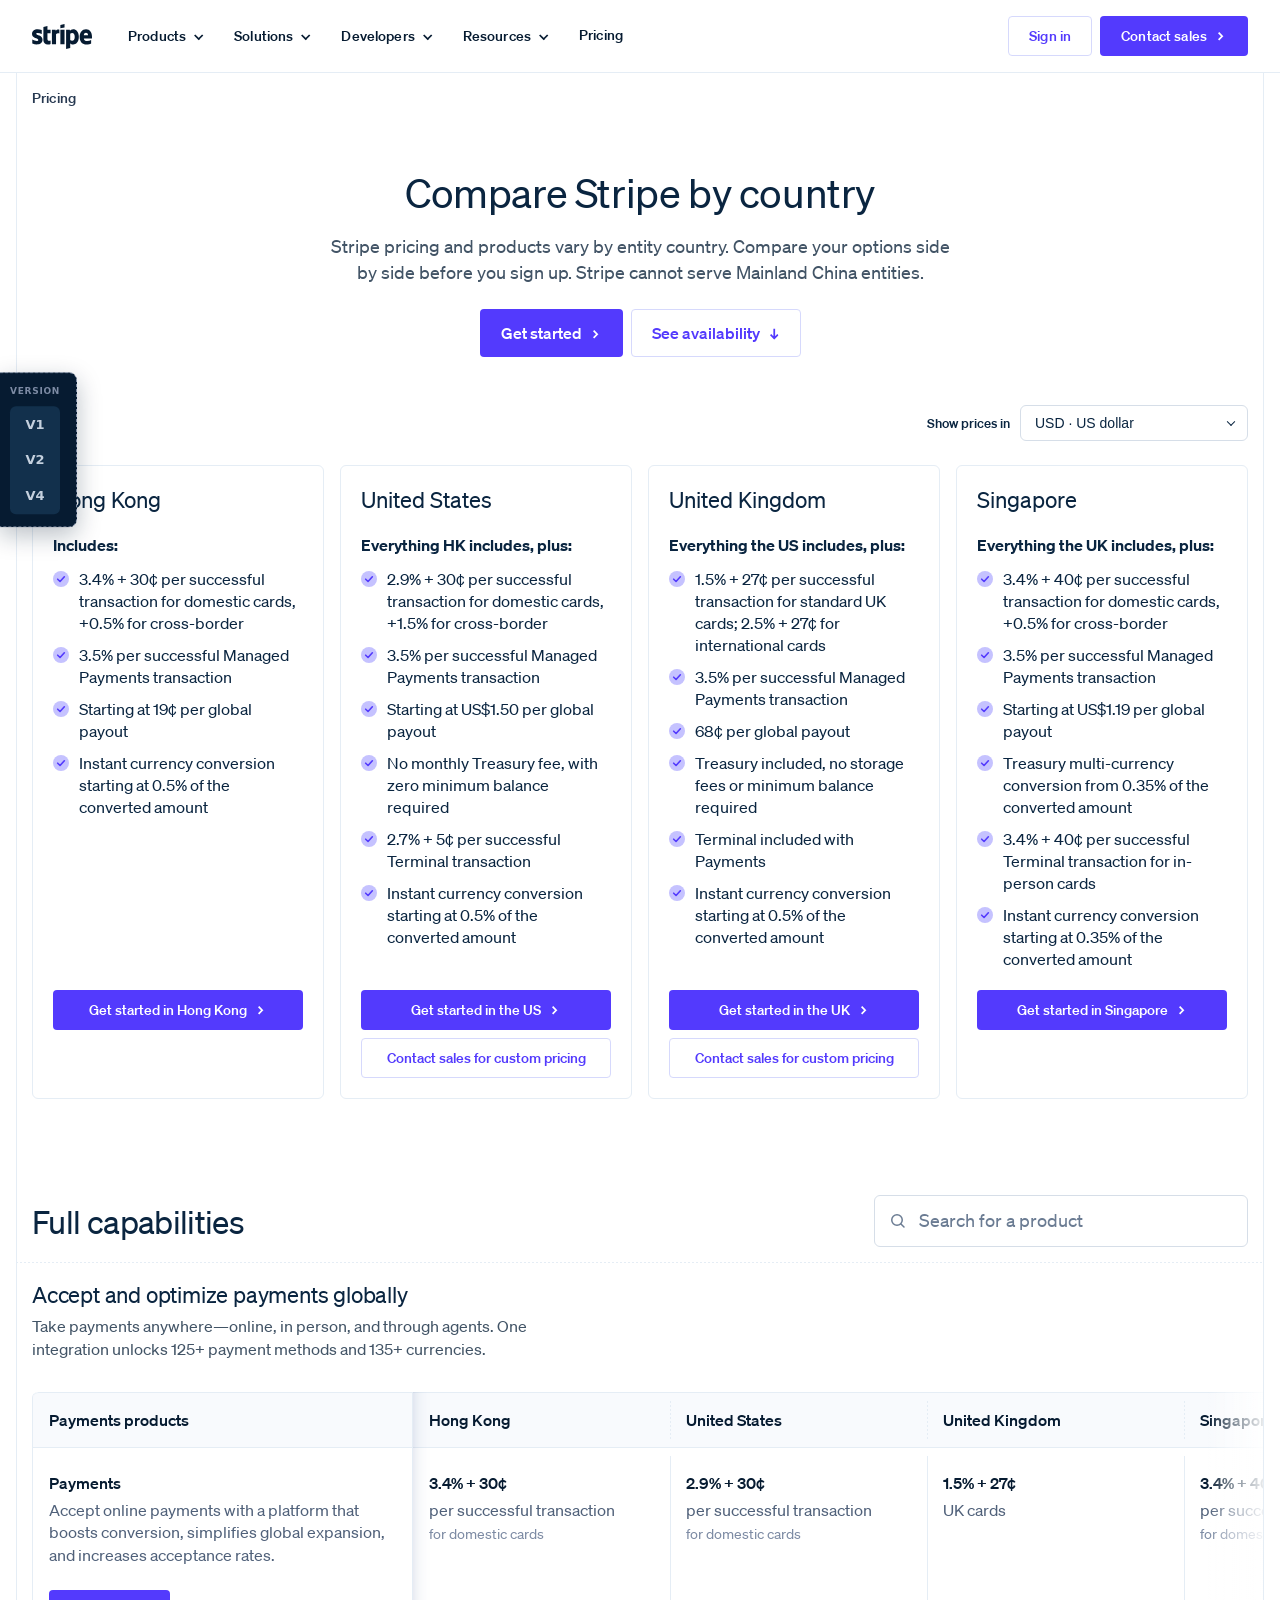
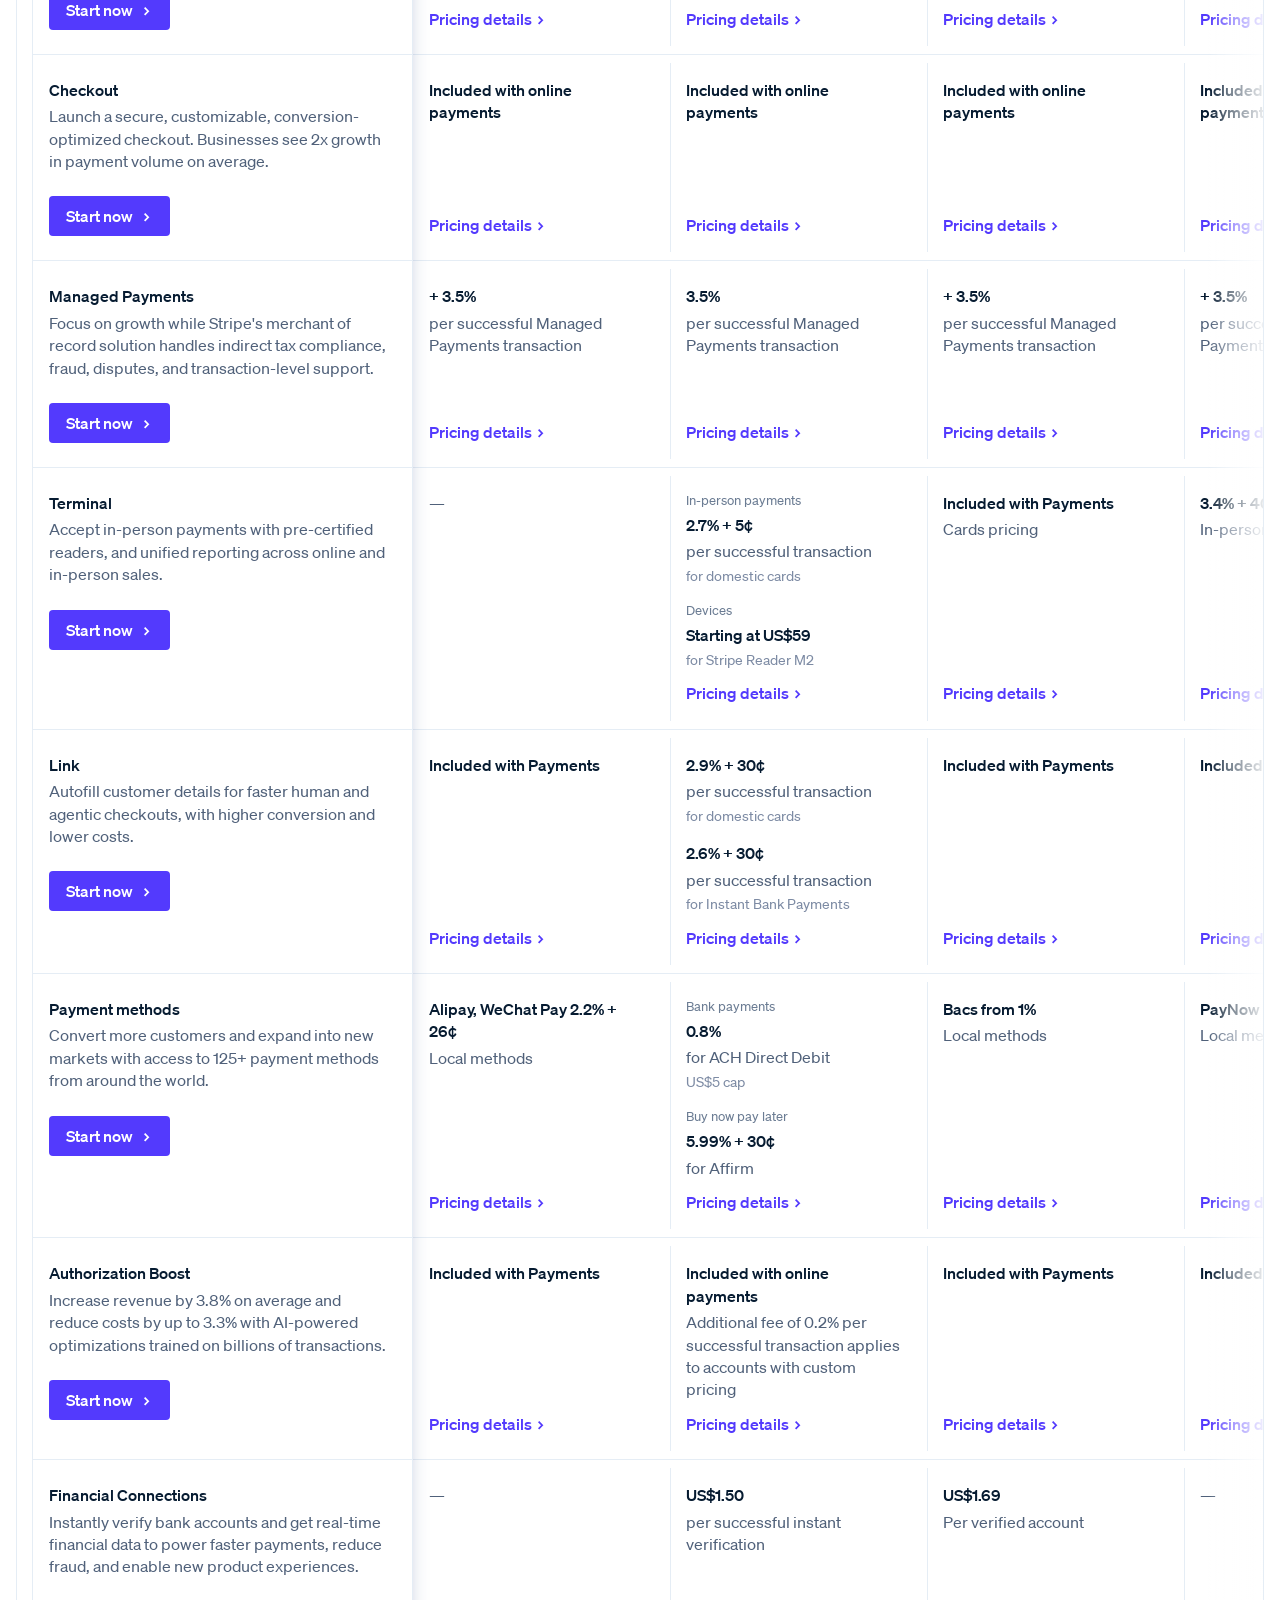
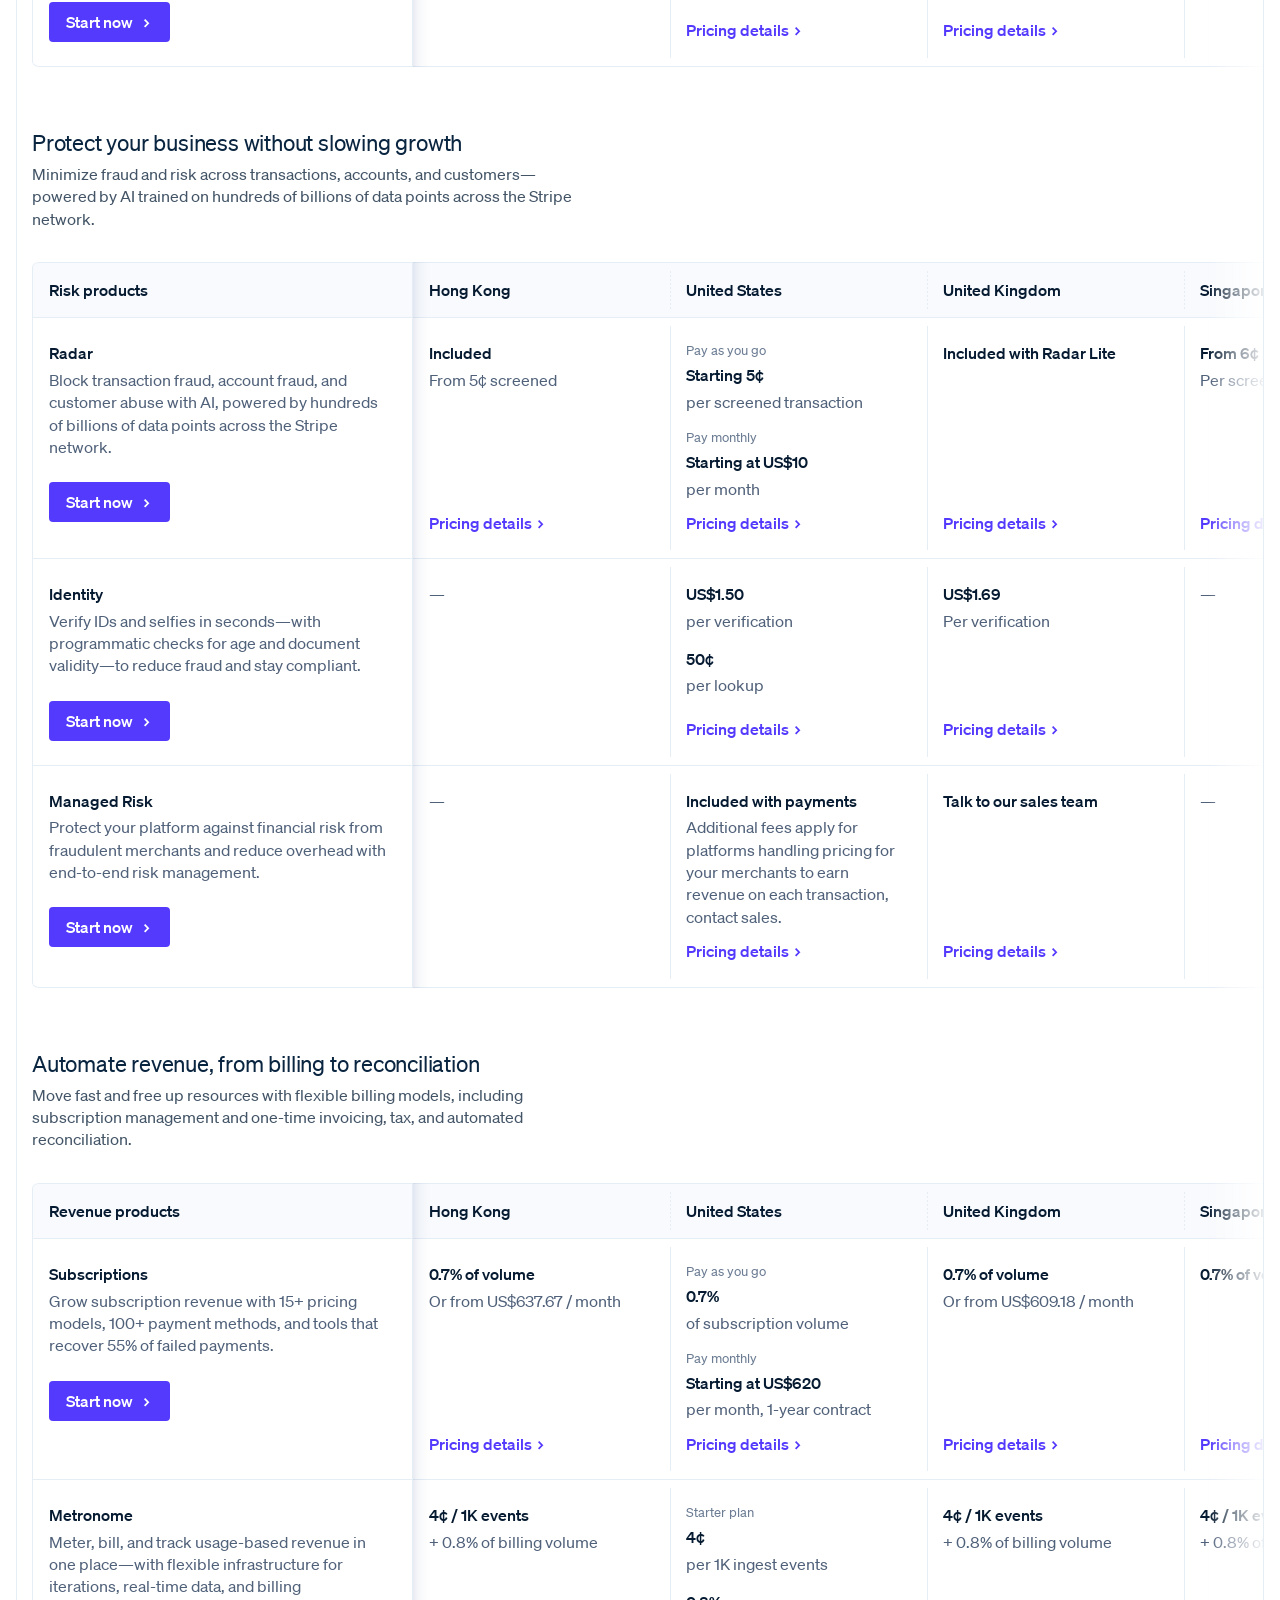
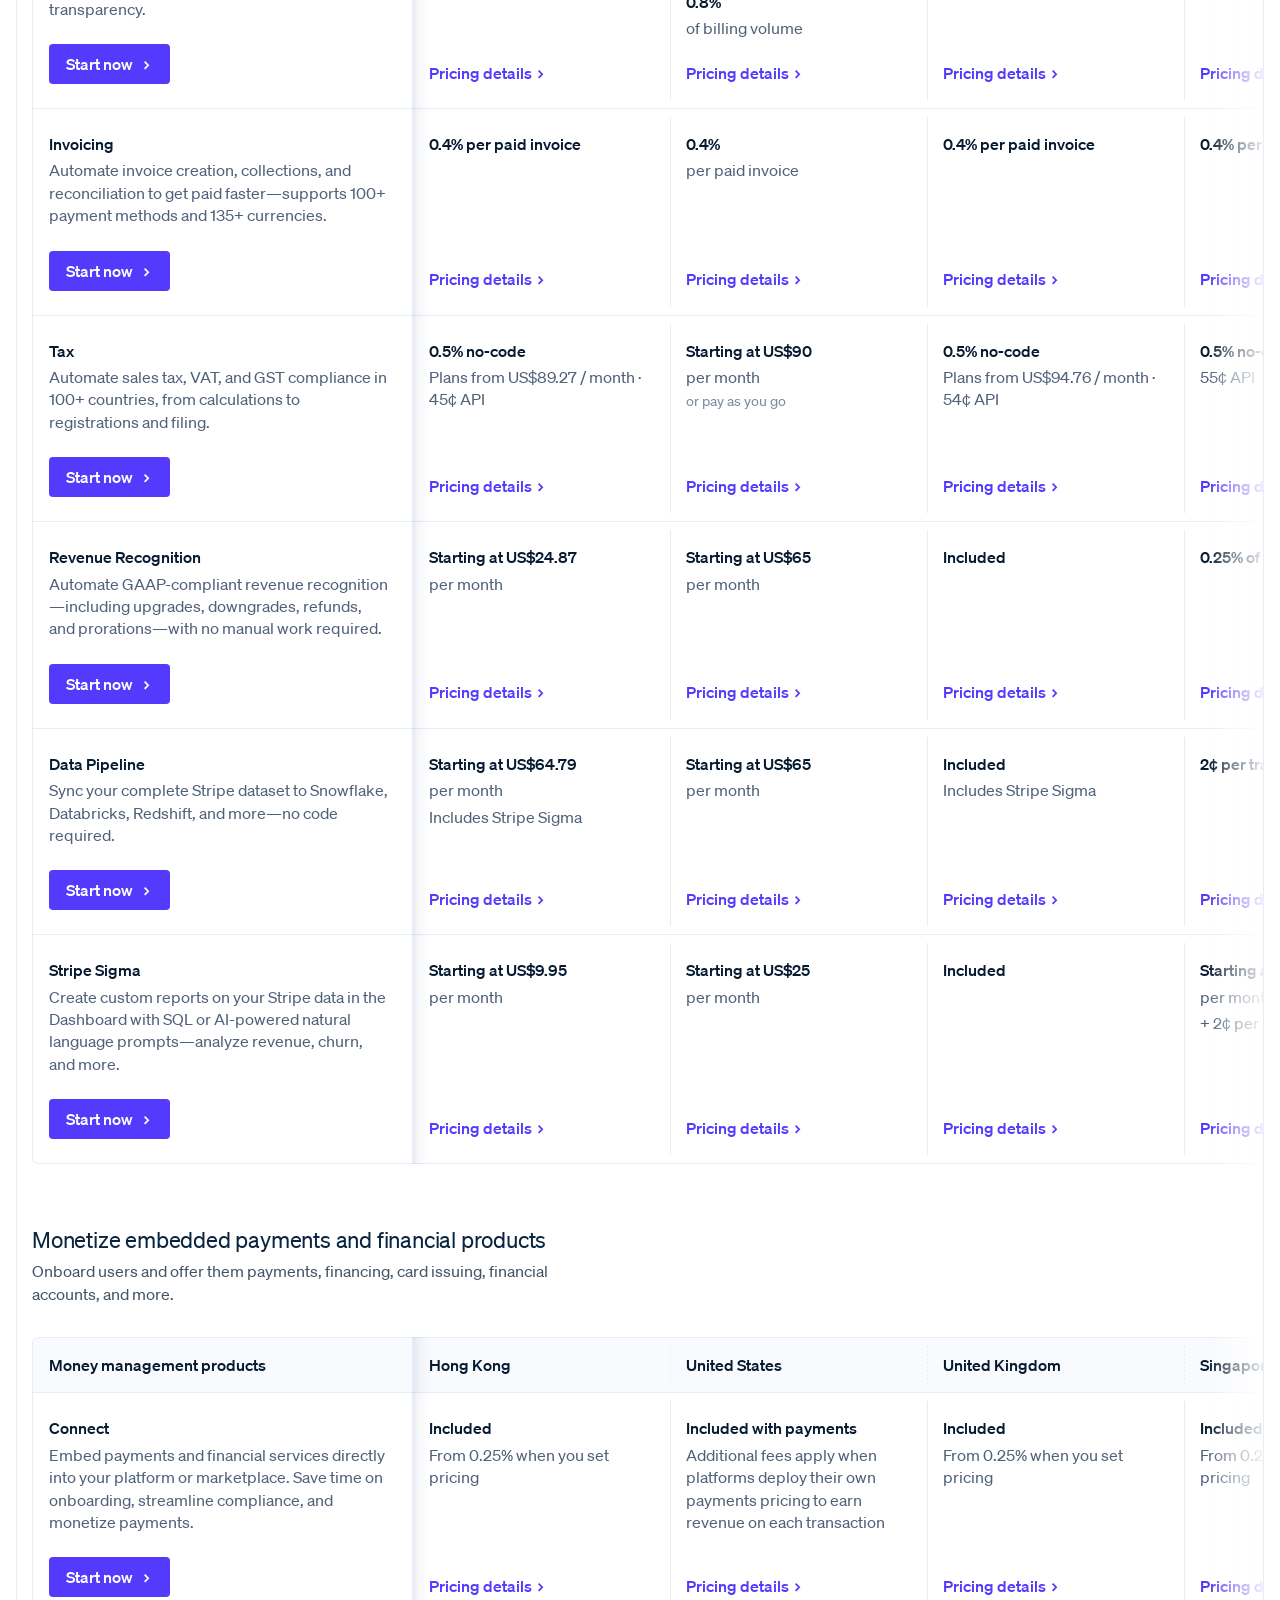
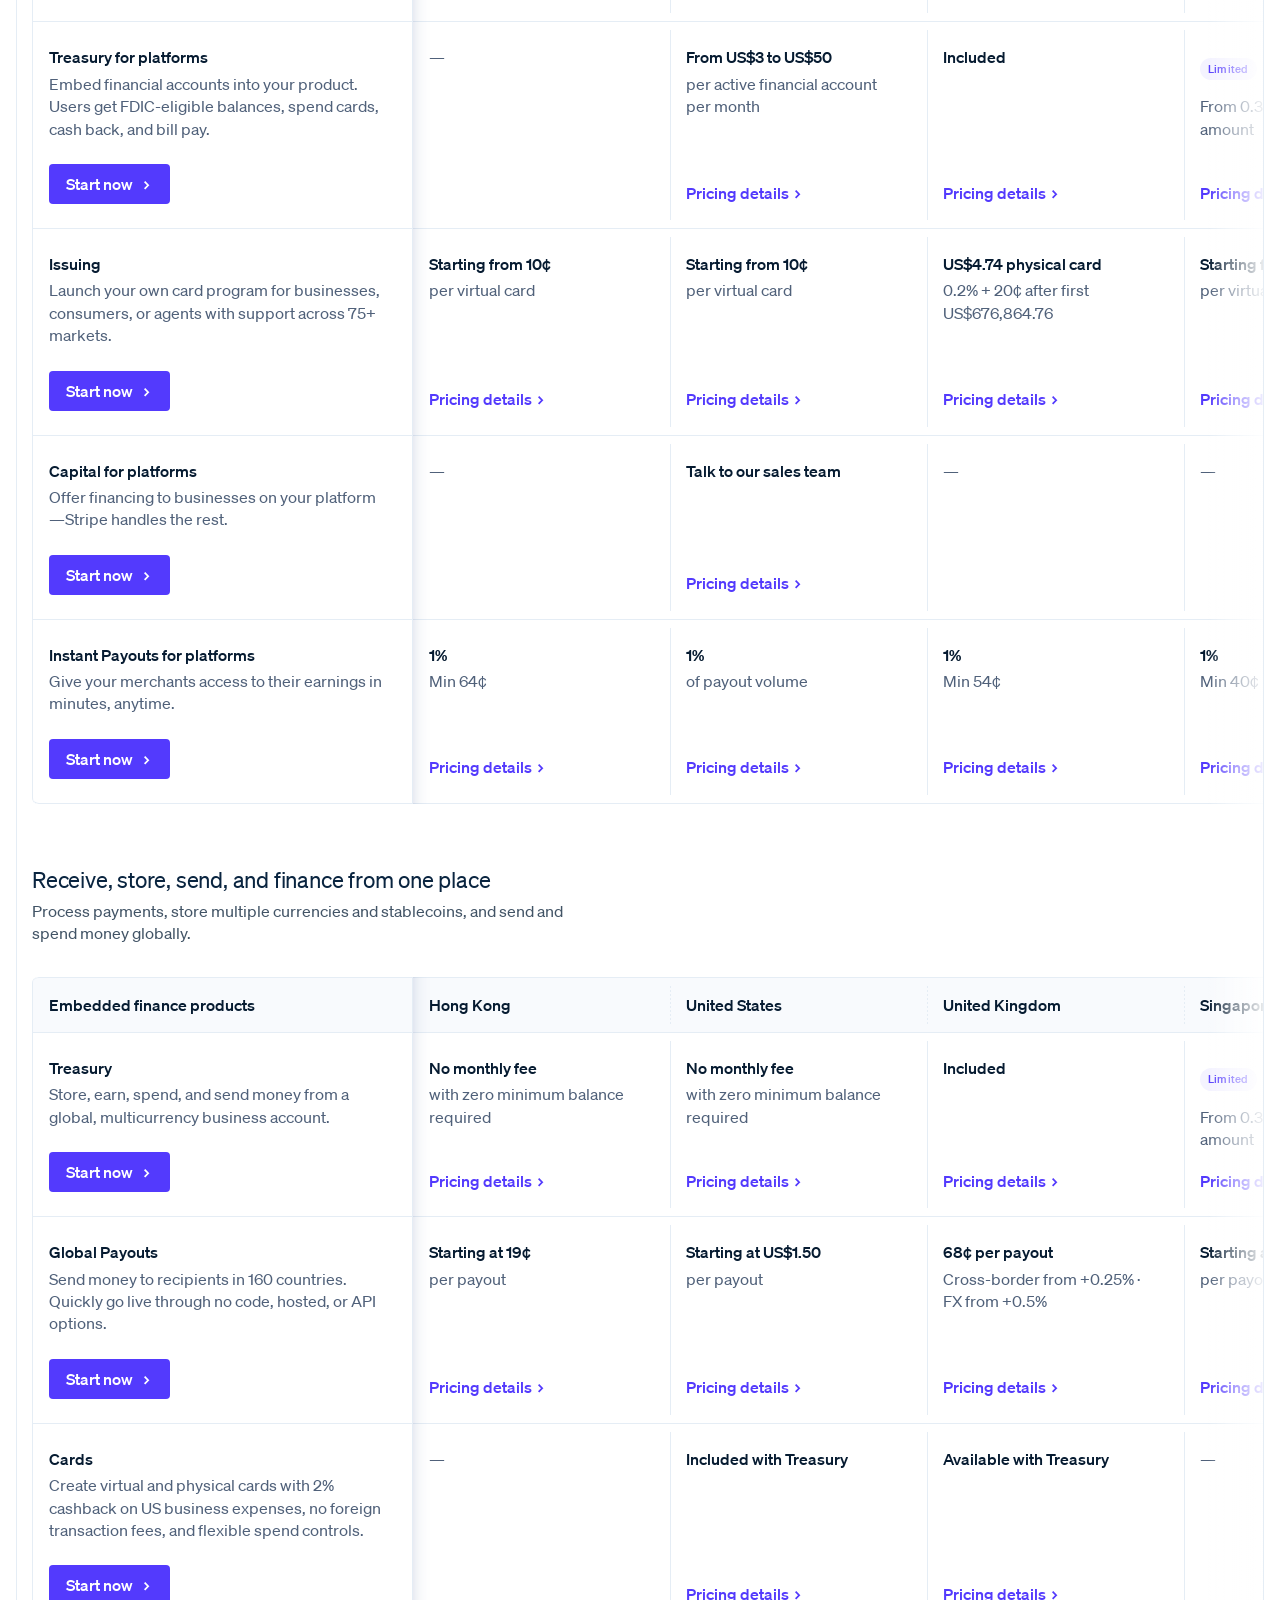
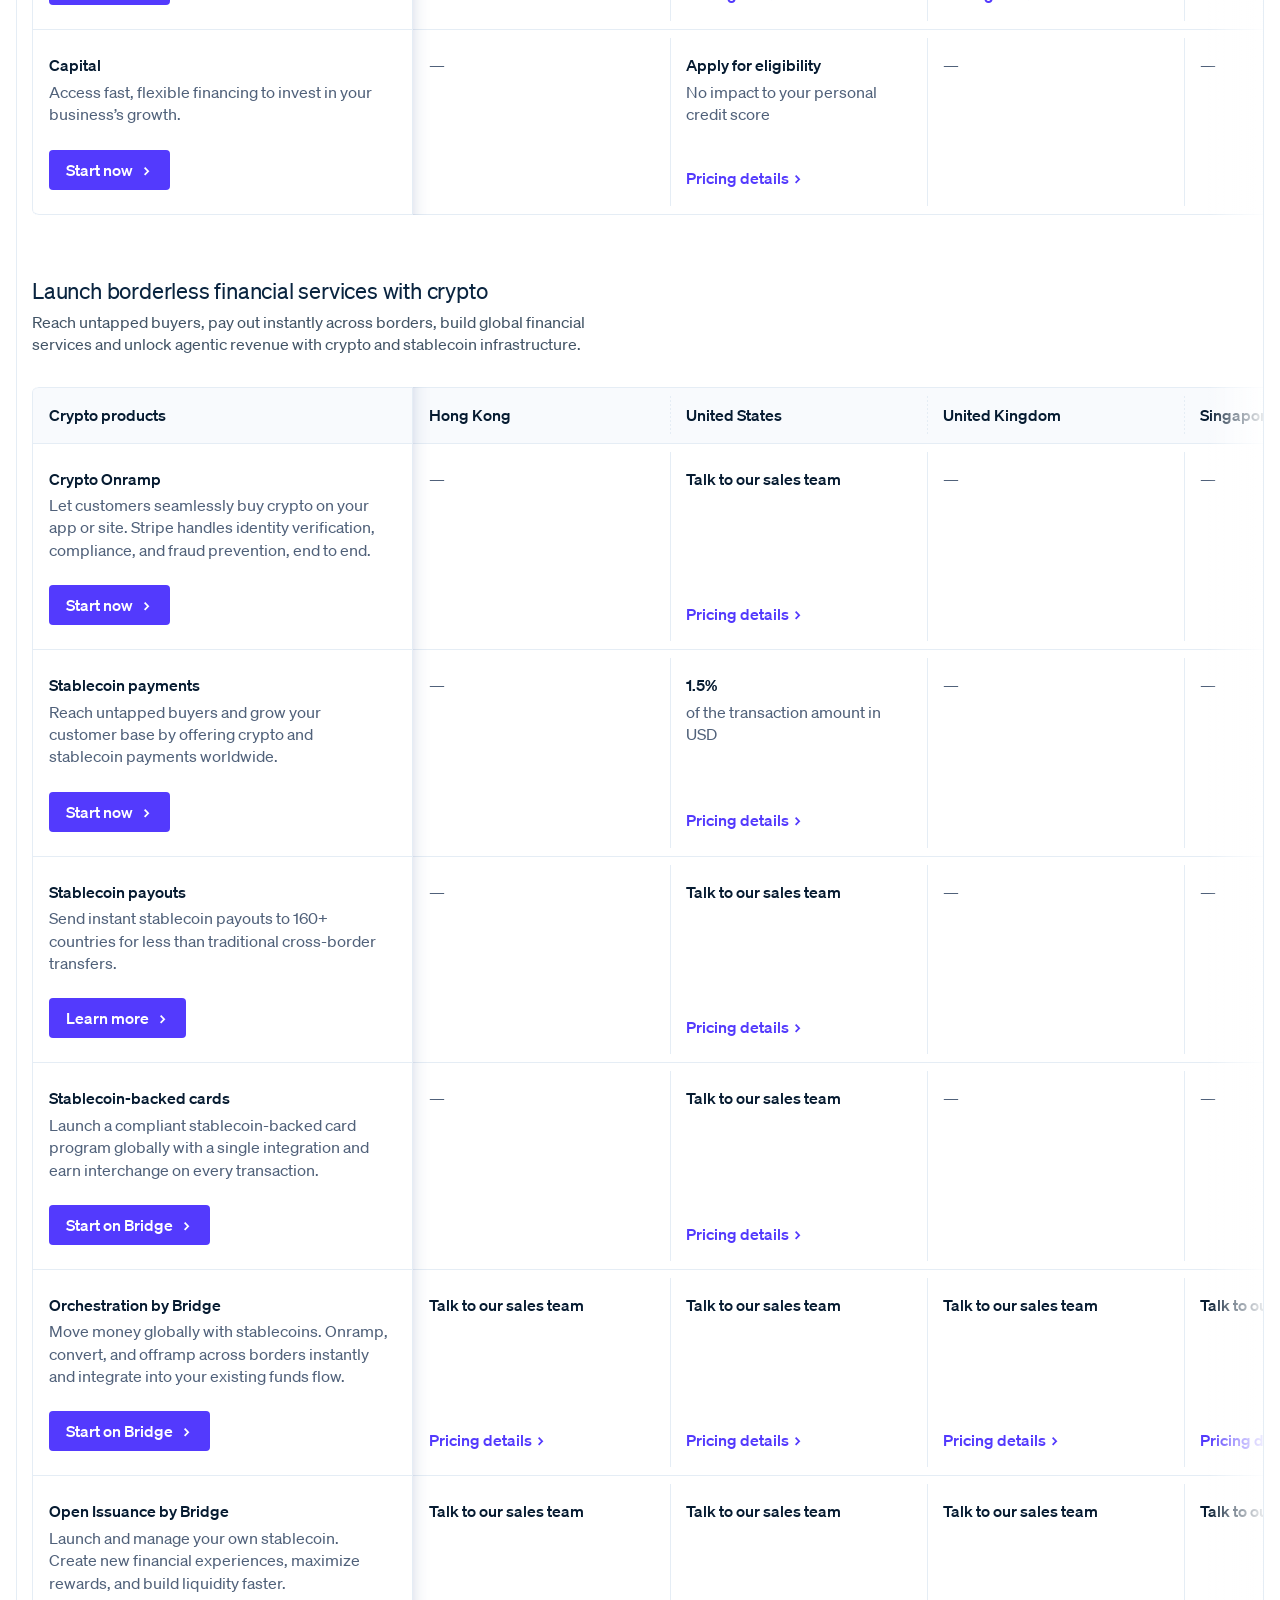
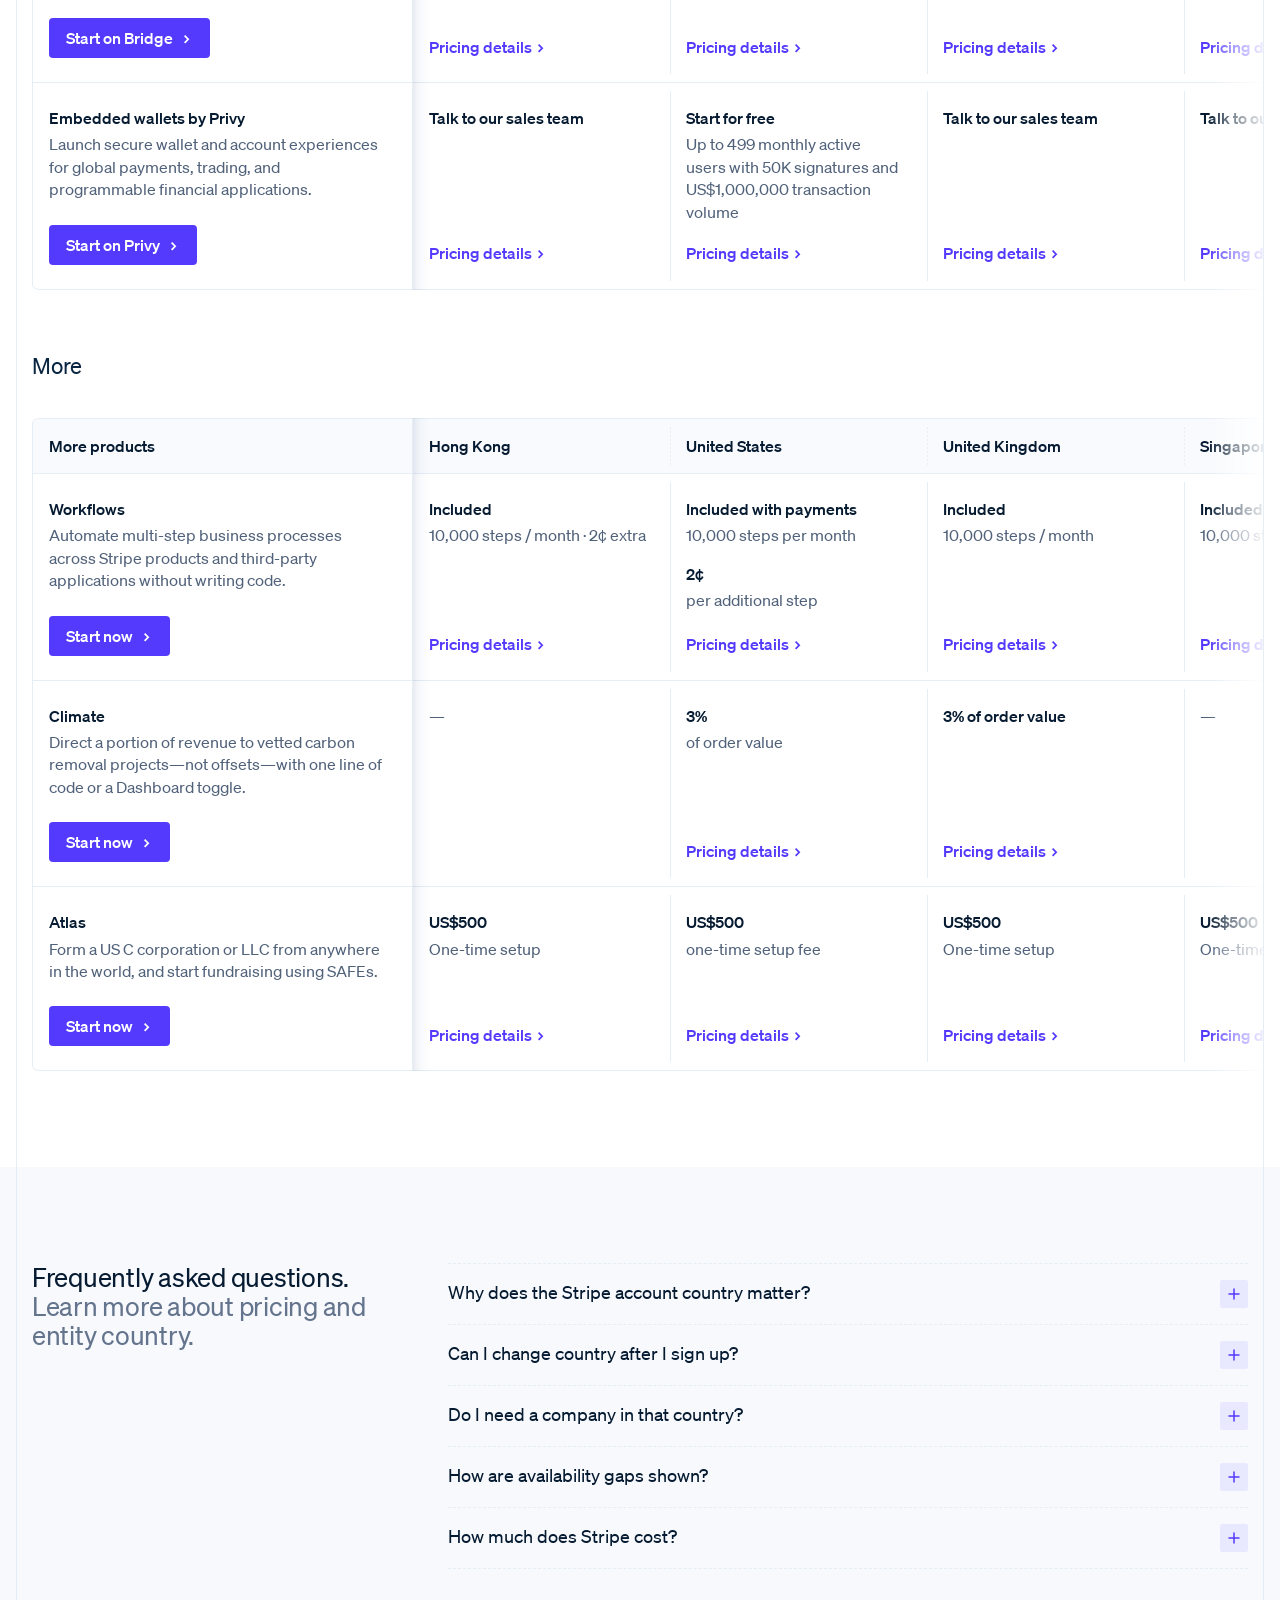
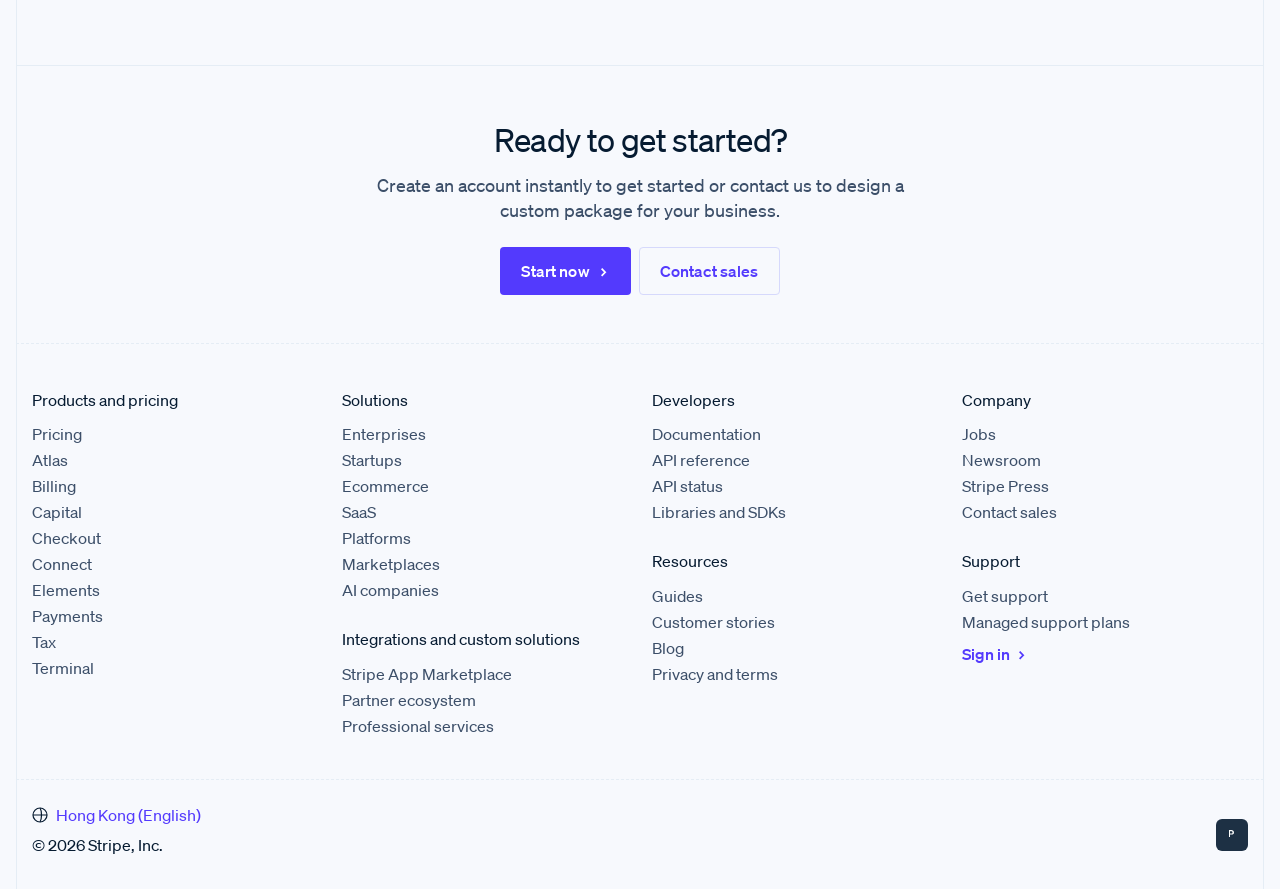
<file: v3.html>
<!DOCTYPE html>
<html lang="en">
  <head>
    <meta charset="UTF-8" />
    <meta name="viewport" content="width=device-width, initial-scale=1.0" />
    <meta name="robots" content="noindex, nofollow" />
    <title>Compare pricing by country · Stripe</title>
    <link rel="stylesheet" href="styles.css?v=note-sm" />
    <link rel="stylesheet" href="styles-v1.1.css?v=v2-table" />
    <link rel="stylesheet" href="styles-v3-avail.css?v=cta-gap" />
    <link rel="stylesheet" href="version-switch.css?v=v11" />
  </head>
  <body class="cols-hk cols-us cols-gb cols-sg">
    <header class="home-header site-header">
      <div class="home-header-container">
        <div class="header-inner">
          <div class="header-left">
            <a class="logo" href="https://stripe.com/cn" aria-label="Stripe home">
              <img src="assets/stripe-logo.svg" alt="Stripe" width="60" height="25" />
            </a>
            <nav class="nav-primary" aria-label="Primary">
              <div class="nav-dropdown nav-dropdown--products">
                <button type="button" class="nav-link" aria-haspopup="true">
                  Products
                  <svg class="hds-icon navigation__chevron-down-icon" width="16" height="16" viewBox="0 0 16 16" fill="none" aria-hidden="true">
                    <path class="navigation__chevron-down-icon__left" d="M4.67065 6L9.3 10.6" stroke="currentColor" stroke-width="1.75"></path>
                    <path class="navigation__chevron-down-icon__right" d="M12.6707 6L8.67065 10" stroke="currentColor" stroke-width="1.75"></path>
                  </svg>
                </button>
              </div>
              <div class="nav-dropdown nav-dropdown--solutions">
                <button type="button" class="nav-link" aria-haspopup="true">
                  Solutions
                  <svg class="hds-icon navigation__chevron-down-icon" width="16" height="16" viewBox="0 0 16 16" fill="none" aria-hidden="true">
                    <path class="navigation__chevron-down-icon__left" d="M4.67065 6L9.3 10.6" stroke="currentColor" stroke-width="1.75"></path>
                    <path class="navigation__chevron-down-icon__right" d="M12.6707 6L8.67065 10" stroke="currentColor" stroke-width="1.75"></path>
                  </svg>
                </button>
              </div>
              <div class="nav-dropdown nav-dropdown--developers">
                <button type="button" class="nav-link" aria-haspopup="true">
                  Developers
                  <svg class="hds-icon navigation__chevron-down-icon" width="16" height="16" viewBox="0 0 16 16" fill="none" aria-hidden="true">
                    <path class="navigation__chevron-down-icon__left" d="M4.67065 6L9.3 10.6" stroke="currentColor" stroke-width="1.75"></path>
                    <path class="navigation__chevron-down-icon__right" d="M12.6707 6L8.67065 10" stroke="currentColor" stroke-width="1.75"></path>
                  </svg>
                </button>
              </div>
              <div class="nav-dropdown nav-dropdown--resources">
                <button type="button" class="nav-link" aria-haspopup="true">
                  Resources
                  <svg class="hds-icon navigation__chevron-down-icon" width="16" height="16" viewBox="0 0 16 16" fill="none" aria-hidden="true">
                    <path class="navigation__chevron-down-icon__left" d="M4.67065 6L9.3 10.6" stroke="currentColor" stroke-width="1.75"></path>
                    <path class="navigation__chevron-down-icon__right" d="M12.6707 6L8.67065 10" stroke="currentColor" stroke-width="1.75"></path>
                  </svg>
                </button>
              </div>
              <a class="nav-link" href="#compare" aria-current="page">Pricing</a>
            </nav>
          </div>
          <div class="header-actions">
            <a class="btn btn--secondary" href="https://dashboard.stripe.com/login">Sign in</a>
            <a class="btn btn--primary header-actions__sales" href="https://stripe.com/contact/sales">
              <span class="btn__inner">
                Contact sales
                <span class="btn__chev-wrap" aria-hidden="true">
                  <svg class="btn__chev btn__chev--idle" width="6" height="9" viewBox="0 0 6 9">
                    <path d="M4.84766 3.63379L5.45898 4.25L4.84766 4.86621L1.24219 8.49902L0 7.2666L2.99316 4.24902L0 1.23242L1.24219 0L4.84766 3.63379Z" fill="currentColor" />
                  </svg>
                  <svg class="btn__chev btn__chev--hover" width="12" height="9" viewBox="0 0 12 9">
                    <path d="M10.4697 3.63379L11.0811 4.25L10.4697 4.86621L6.86426 8.49902L5.62207 7.2666L7.74609 5.125L0 5.125L0 3.375L7.74805 3.375L5.62207 1.23242L6.86426 0L10.4697 3.63379Z" fill="currentColor" />
                  </svg>
                </span>
              </span>
            </a>
            <button type="button" class="nav-hamburger" data-menu-toggle aria-label="Toggle navigation menu" aria-expanded="false">
              <svg class="nav-hamburger__menu" width="40" height="40" viewBox="0 0 100 100" aria-hidden="true">
                <rect class="nav-hamburger__bg" x="0" y="0" width="100" height="100" rx="8"></rect>
                <rect class="nav-hamburger__line line-1" width="40" height="5" x="30" y="38" rx="2.5"></rect>
                <rect class="nav-hamburger__line line-2" width="40" height="5" x="30" y="48" rx="2.5"></rect>
                <rect class="nav-hamburger__line line-3" width="40" height="5" x="30" y="48" rx="2.5"></rect>
                <rect class="nav-hamburger__line line-4" width="40" height="5" x="30" y="58" rx="2.5"></rect>
              </svg>
              <svg class="nav-hamburger__close" width="12" height="12" viewBox="0 0 12 12" aria-hidden="true">
                <path d="M1.5 1.5l9 9M10.5 1.5l-9 9" stroke="#533afd" stroke-width="1.5" stroke-linecap="round" />
              </svg>
            </button>
          </div>
        </div>
      </div>
    </header>

    <div class="page">
    <main>
      <section class="hero">
        <div class="wrap">
          <p class="hero__kicker">Pricing</p>
          <h1 class="hero__title">Compare Stripe by country</h1>
          <p class="hero__lede">
            Stripe pricing and products vary by entity country. Compare your options side by side before you sign up. Stripe cannot serve Mainland China entities.
          </p>
          <div class="hero__actions">
            <a class="btn btn--primary btn--lg" href="https://dashboard.stripe.com/register" target="_blank" rel="noopener noreferrer">
              <span class="btn__inner">
                Get started
                <span class="btn__chev-wrap" aria-hidden="true">
                  <svg class="btn__chev btn__chev--idle" width="6" height="9" viewBox="0 0 6 9">
                    <path d="M4.84766 3.63379L5.45898 4.25L4.84766 4.86621L1.24219 8.49902L0 7.2666L2.99316 4.24902L0 1.23242L1.24219 0L4.84766 3.63379Z" fill="currentColor" />
                  </svg>
                  <svg class="btn__chev btn__chev--hover" width="12" height="9" viewBox="0 0 12 9">
                    <path d="M10.4697 3.63379L11.0811 4.25L10.4697 4.86621L6.86426 8.49902L5.62207 7.2666L7.74609 5.125L0 5.125L0 3.375L7.74805 3.375L5.62207 1.23242L6.86426 0L10.4697 3.63379Z" fill="currentColor" />
                  </svg>
                </span>
              </span>
            </a>
            <a class="btn btn--secondary btn--lg" href="#capabilities">
              <span class="btn__inner">
                See availability
                <span class="btn__arrow-wrap" aria-hidden="true">
                  <svg class="btn__arrow btn__arrow--down" width="12" height="9" viewBox="0 0 12 9">
                    <path d="M10.4697 3.63379L11.0811 4.25L10.4697 4.86621L6.86426 8.49902L5.62207 7.2666L7.74609 5.125L0 5.125L0 3.375L7.74805 3.375L5.62207 1.23242L6.86426 0L10.4697 3.63379Z" fill="currentColor" />
                  </svg>
                </span>
              </span>
            </a>
          </div>
        </div>
      </section>

      <section class="comparison" id="compare" aria-label="Payments, expansion, and payouts">
        <div class="wrap">
          <div class="section-head">
            <div class="currency-switcher">
              <label class="currency-switcher__label" for="currency-select">Show prices in</label>
              <div class="currency-switcher__control">
                <select id="currency-select" data-currency-select>
                  <option value="local">Local currency</option>
                  <option value="USD" selected>USD · US dollar</option>
                  <option value="HKD">HKD · Hong Kong dollar</option>
                  <option value="GBP">GBP · British pound</option>
                  <option value="SGD">SGD · Singapore dollar</option>
                </select>
              </div>
            </div>
          </div>

          <div class="country-cards" id="payments">
            <article class="country-card country-card--avail" data-country="hk">
              <header class="country-card__head">
                <h3 class="country-card__title">Hong Kong</h3>
              </header>
              <div class="country-card__block">
                <h4 class="country-card__label">Includes:</h4>
                <ul class="country-card__avail">
                <li>
                  <span class="avail avail--yes">
                    <img class="avail__icon" src="assets/icons/check-included-primary.svg" width="16" height="16" alt="" />
                    <span class="avail__copy">3.4% + <span class="money" data-amount="2.35" data-ccy="HKD">HK$2.35</span> per successful transaction for domestic cards, +0.5% for cross-border</span>
                  </span>
                </li>
                <li>
                  <span class="avail avail--yes">
                    <img class="avail__icon" src="assets/icons/check-included-primary.svg" width="16" height="16" alt="" />
                    <span class="avail__copy">3.5% per successful Managed Payments transaction</span>
                  </span>
                </li>
                <li>
                  <span class="avail avail--yes">
                    <img class="avail__icon" src="assets/icons/check-included-primary.svg" width="16" height="16" alt="" />
                    <span class="avail__copy">Starting at <span class="money" data-amount="1.50" data-ccy="HKD">HK$1.50</span> per global payout</span>
                  </span>
                </li>
                <li>
                  <span class="avail avail--yes">
                    <img class="avail__icon" src="assets/icons/check-included-primary.svg" width="16" height="16" alt="" />
                    <span class="avail__copy">Instant currency conversion starting at 0.5% of the converted amount</span>
                  </span>
                </li>
                </ul>
              </div>
              <div class="country-card__cta">
                <a class="btn btn--primary btn--lg" href="https://dashboard.stripe.com/register?country=HK" target="_blank" rel="noopener noreferrer">
                  <span class="btn__inner">
                    Get started in Hong Kong
                    <span class="btn__chev-wrap" aria-hidden="true">
                      <svg class="btn__chev btn__chev--idle" width="6" height="9" viewBox="0 0 6 9">
                        <path d="M4.84766 3.63379L5.45898 4.25L4.84766 4.86621L1.24219 8.49902L0 7.2666L2.99316 4.24902L0 1.23242L1.24219 0L4.84766 3.63379Z" fill="currentColor" />
                      </svg>
                      <svg class="btn__chev btn__chev--hover" width="12" height="9" viewBox="0 0 12 9">
                        <path d="M10.4697 3.63379L11.0811 4.25L10.4697 4.86621L6.86426 8.49902L5.62207 7.2666L7.74609 5.125L0 5.125L0 3.375L7.74805 3.375L5.62207 1.23242L6.86426 0L10.4697 3.63379Z" fill="currentColor" />
                      </svg>
                    </span>
                  </span>
                </a>
              </div>
            </article>

            <article class="country-card country-card--avail" data-country="us">
              <header class="country-card__head">
                <h3 class="country-card__title">United States</h3>
              </header>
              <div class="country-card__block">
                <h4 class="country-card__label">Everything HK includes, plus:</h4>
                <ul class="country-card__avail">
                <li>
                  <span class="avail avail--yes">
                    <img class="avail__icon" src="assets/icons/check-included-primary.svg" width="16" height="16" alt="" />
                    <span class="avail__copy">2.9% + <span class="money" data-amount="0.30" data-ccy="USD">30¢</span> per successful transaction for domestic cards, +1.5% for cross-border</span>
                  </span>
                </li>
                <li>
                  <span class="avail avail--yes">
                    <img class="avail__icon" src="assets/icons/check-included-primary.svg" width="16" height="16" alt="" />
                    <span class="avail__copy">3.5% per successful Managed Payments transaction</span>
                  </span>
                </li>
                <li>
                  <span class="avail avail--yes">
                    <img class="avail__icon" src="assets/icons/check-included-primary.svg" width="16" height="16" alt="" />
                    <span class="avail__copy">Starting at <span class="money" data-amount="1.50" data-ccy="USD">$1.50</span> per global payout</span>
                  </span>
                </li>
                <li>
                  <span class="avail avail--yes">
                    <img class="avail__icon" src="assets/icons/check-included-primary.svg" width="16" height="16" alt="" />
                    <span class="avail__copy">No monthly Treasury fee, with zero minimum balance required</span>
                  </span>
                </li>
                <li>
                  <span class="avail avail--yes">
                    <img class="avail__icon" src="assets/icons/check-included-primary.svg" width="16" height="16" alt="" />
                    <span class="avail__copy">2.7% + <span class="money" data-amount="0.05" data-ccy="USD">5¢</span> per successful Terminal transaction</span>
                  </span>
                </li>
                <li>
                  <span class="avail avail--yes">
                    <img class="avail__icon" src="assets/icons/check-included-primary.svg" width="16" height="16" alt="" />
                    <span class="avail__copy">Instant currency conversion starting at 0.5% of the converted amount</span>
                  </span>
                </li>
                </ul>
              </div>
              <div class="country-card__cta">
                <a class="btn btn--primary btn--lg" href="https://dashboard.stripe.com/register?country=US" target="_blank" rel="noopener noreferrer">
                  <span class="btn__inner">
                    Get started in the US
                    <span class="btn__chev-wrap" aria-hidden="true">
                      <svg class="btn__chev btn__chev--idle" width="6" height="9" viewBox="0 0 6 9">
                        <path d="M4.84766 3.63379L5.45898 4.25L4.84766 4.86621L1.24219 8.49902L0 7.2666L2.99316 4.24902L0 1.23242L1.24219 0L4.84766 3.63379Z" fill="currentColor" />
                      </svg>
                      <svg class="btn__chev btn__chev--hover" width="12" height="9" viewBox="0 0 12 9">
                        <path d="M10.4697 3.63379L11.0811 4.25L10.4697 4.86621L6.86426 8.49902L5.62207 7.2666L7.74609 5.125L0 5.125L0 3.375L7.74805 3.375L5.62207 1.23242L6.86426 0L10.4697 3.63379Z" fill="currentColor" />
                      </svg>
                    </span>
                  </span>
                </a>
                <a class="btn btn--secondary btn--lg" href="https://stripe.com/contact/sales" target="_blank" rel="noopener noreferrer">
                  <span class="btn__inner">Contact sales for custom pricing</span>
                </a>
              </div>
            </article>

            <article class="country-card country-card--avail" data-country="gb">
              <header class="country-card__head">
                <h3 class="country-card__title">United Kingdom</h3>
              </header>
              <div class="country-card__block">
                <h4 class="country-card__label">Everything the US includes, plus:</h4>
                <ul class="country-card__avail">
                <li>
                  <span class="avail avail--yes">
                    <img class="avail__icon" src="assets/icons/check-included-primary.svg" width="16" height="16" alt="" />
                    <span class="avail__copy">1.5% + <span class="money" data-amount="0.20" data-ccy="GBP">20p</span> per successful transaction for standard UK cards; 2.5% + <span class="money" data-amount="0.20" data-ccy="GBP">20p</span> for international cards</span>
                  </span>
                </li>
                <li>
                  <span class="avail avail--yes">
                    <img class="avail__icon" src="assets/icons/check-included-primary.svg" width="16" height="16" alt="" />
                    <span class="avail__copy">3.5% per successful Managed Payments transaction</span>
                  </span>
                </li>
                <li>
                  <span class="avail avail--yes">
                    <img class="avail__icon" src="assets/icons/check-included-primary.svg" width="16" height="16" alt="" />
                    <span class="avail__copy"><span class="money" data-amount="0.50" data-ccy="GBP">£0.50</span> per global payout</span>
                  </span>
                </li>
                <li>
                  <span class="avail avail--yes">
                    <img class="avail__icon" src="assets/icons/check-included-primary.svg" width="16" height="16" alt="" />
                    <span class="avail__copy">Treasury included, no storage fees or minimum balance required</span>
                  </span>
                </li>
                <li>
                  <span class="avail avail--yes">
                    <img class="avail__icon" src="assets/icons/check-included-primary.svg" width="16" height="16" alt="" />
                    <span class="avail__copy">Terminal included with Payments</span>
                  </span>
                </li>
                <li>
                  <span class="avail avail--yes">
                    <img class="avail__icon" src="assets/icons/check-included-primary.svg" width="16" height="16" alt="" />
                    <span class="avail__copy">Instant currency conversion starting at 0.5% of the converted amount</span>
                  </span>
                </li>
                </ul>
              </div>
              <div class="country-card__cta">
                <a class="btn btn--primary btn--lg" href="https://dashboard.stripe.com/register?country=GB" target="_blank" rel="noopener noreferrer">
                  <span class="btn__inner">
                    Get started in the UK
                    <span class="btn__chev-wrap" aria-hidden="true">
                      <svg class="btn__chev btn__chev--idle" width="6" height="9" viewBox="0 0 6 9">
                        <path d="M4.84766 3.63379L5.45898 4.25L4.84766 4.86621L1.24219 8.49902L0 7.2666L2.99316 4.24902L0 1.23242L1.24219 0L4.84766 3.63379Z" fill="currentColor" />
                      </svg>
                      <svg class="btn__chev btn__chev--hover" width="12" height="9" viewBox="0 0 12 9">
                        <path d="M10.4697 3.63379L11.0811 4.25L10.4697 4.86621L6.86426 8.49902L5.62207 7.2666L7.74609 5.125L0 5.125L0 3.375L7.74805 3.375L5.62207 1.23242L6.86426 0L10.4697 3.63379Z" fill="currentColor" />
                      </svg>
                    </span>
                  </span>
                </a>
                <a class="btn btn--secondary btn--lg" href="https://stripe.com/en-gb/contact/sales" target="_blank" rel="noopener noreferrer">
                  <span class="btn__inner">Contact sales for custom pricing</span>
                </a>
              </div>
            </article>

            <article class="country-card country-card--avail" data-country="sg">
              <header class="country-card__head">
                <h3 class="country-card__title">Singapore</h3>
              </header>
              <div class="country-card__block">
                <h4 class="country-card__label">Everything the UK includes, plus:</h4>
                <ul class="country-card__avail">
                <li>
                  <span class="avail avail--yes">
                    <img class="avail__icon" src="assets/icons/check-included-primary.svg" width="16" height="16" alt="" />
                    <span class="avail__copy">3.4% + <span class="money" data-amount="0.50" data-ccy="SGD">S$0.50</span> per successful transaction for domestic cards, +0.5% for cross-border</span>
                  </span>
                </li>
                <li>
                  <span class="avail avail--yes">
                    <img class="avail__icon" src="assets/icons/check-included-primary.svg" width="16" height="16" alt="" />
                    <span class="avail__copy">3.5% per successful Managed Payments transaction</span>
                  </span>
                </li>
                <li>
                  <span class="avail avail--yes">
                    <img class="avail__icon" src="assets/icons/check-included-primary.svg" width="16" height="16" alt="" />
                    <span class="avail__copy">Starting at <span class="money" data-amount="1.50" data-ccy="SGD">S$1.50</span> per global payout</span>
                  </span>
                </li>
                <li>
                  <span class="avail avail--yes">
                    <img class="avail__icon" src="assets/icons/check-included-primary.svg" width="16" height="16" alt="" />
                    <span class="avail__copy">Treasury multi-currency conversion from 0.35% of the converted amount</span>
                  </span>
                </li>
                <li>
                  <span class="avail avail--yes">
                    <img class="avail__icon" src="assets/icons/check-included-primary.svg" width="16" height="16" alt="" />
                    <span class="avail__copy">3.4% + <span class="money" data-amount="0.50" data-ccy="SGD">S$0.50</span> per successful Terminal transaction for in-person cards</span>
                  </span>
                </li>
                <li>
                  <span class="avail avail--yes">
                    <img class="avail__icon" src="assets/icons/check-included-primary.svg" width="16" height="16" alt="" />
                    <span class="avail__copy">Instant currency conversion starting at 0.35% of the converted amount</span>
                  </span>
                </li>
                </ul>
              </div>
              <div class="country-card__cta">
                <a class="btn btn--primary btn--lg" href="https://dashboard.stripe.com/register?country=SG" target="_blank" rel="noopener noreferrer">
                  <span class="btn__inner">
                    Get started in Singapore
                    <span class="btn__chev-wrap" aria-hidden="true">
                      <svg class="btn__chev btn__chev--idle" width="6" height="9" viewBox="0 0 6 9">
                        <path d="M4.84766 3.63379L5.45898 4.25L4.84766 4.86621L1.24219 8.49902L0 7.2666L2.99316 4.24902L0 1.23242L1.24219 0L4.84766 3.63379Z" fill="currentColor" />
                      </svg>
                      <svg class="btn__chev btn__chev--hover" width="12" height="9" viewBox="0 0 12 9">
                        <path d="M10.4697 3.63379L11.0811 4.25L10.4697 4.86621L6.86426 8.49902L5.62207 7.2666L7.74609 5.125L0 5.125L0 3.375L7.74805 3.375L5.62207 1.23242L6.86426 0L10.4697 3.63379Z" fill="currentColor" />
                      </svg>
                    </span>
                  </span>
                </a>
              </div>
            </article>
          </div>
        </div>
      </section>

      <section class="comparison comparison--capabilities" id="capabilities" aria-labelledby="capabilities-heading">
        <div class="wrap">
          <div class="section-head">
            <h2 class="section-title" id="capabilities-heading">Full capabilities</h2>
            <div class="compare-search">
                <label class="sr-only" for="capability-search">Search for a product</label>
                <span class="compare-search__icon" aria-hidden="true">
                  <svg width="16" height="16" viewBox="0 0 16 16" fill="none">
                    <circle cx="7" cy="7" r="5.25" stroke="currentColor" stroke-width="1.5" />
                    <path d="M11 11l3 3" stroke="currentColor" stroke-width="1.5" stroke-linecap="round" />
                  </svg>
                </span>
                <input
                  id="capability-search"
                  class="compare-search__input"
                  type="search"
                  placeholder="Search for a product"
                  autocomplete="off"
                  spellcheck="false"
                  data-capability-search
                />
            </div>
          </div>

          <div class="compare-scroll">

          <p class="compare-search__empty" hidden data-search-empty>No products match your search.</p>
          <p class="sr-only" aria-live="polite" data-search-status></p>

          <div class="table-stack">
            <div class="capability-block" id="payments-area">
              <div class="capability-block__head">
                <h3 class="capability-block__title">Accept and optimize payments globally</h3>
                <p class="capability-block__copy">Take payments anywhere—online, in person, and through agents. One integration unlocks 125+ payment methods and 135+ currencies.</p>
              </div>
              <div class="table-shell" id="products">
            <div class="table-shell__scroller">
            <table class="cmp">
              <colgroup>
                <col class="cmp__col-product" />
                <col class="cmp__col-hk" />
                <col class="cmp__col-us" />
                <col class="cmp__col-gb" />
                <col class="cmp__col-sg" />
              </colgroup>
              <caption class="sr-only">Payments across Hong Kong, the United States, the United Kingdom, and Singapore</caption>
              <thead>
                <tr>
                  <th class="col-product" scope="col">Payments products</th>
                  <th class="col-hk" scope="col">Hong Kong</th>
                  <th class="col-us" scope="col">United States</th>
                  <th class="col-gb" scope="col">United Kingdom</th>
                  <th class="col-sg" scope="col">Singapore</th>
                </tr>
              </thead>
              <tbody>
<tr class="cmp__row--links">
                  <th class="col-product" scope="row"><div class="cell-stack"><span class="product-name">Payments</span>
                    <span class="product-desc">Accept online payments with a platform that boosts conversion, simplifies global expansion, and increases acceptance rates.</span>
                    <a class="btn btn--primary btn--compact" href="https://dashboard.stripe.com/register" target="_blank" rel="noopener noreferrer">
                      <span class="btn__inner">
                        Start now
                        <span class="btn__chev-wrap" aria-hidden="true">
                          <svg class="btn__chev btn__chev--idle" width="6" height="9" viewBox="0 0 6 9">
                            <path d="M4.84766 3.63379L5.45898 4.25L4.84766 4.86621L1.24219 8.49902L0 7.2666L2.99316 4.24902L0 1.23242L1.24219 0L4.84766 3.63379Z" fill="currentColor" />
                          </svg>
                          <svg class="btn__chev btn__chev--hover" width="12" height="9" viewBox="0 0 12 9">
                            <path d="M10.4697 3.63379L11.0811 4.25L10.4697 4.86621L6.86426 8.49902L5.62207 7.2666L7.74609 5.125L0 5.125L0 3.375L7.74805 3.375L5.62207 1.23242L6.86426 0L10.4697 3.63379Z" fill="currentColor" />
                          </svg>
                        </span>
                      </span>
                    </a></div></th>
                  <td class="col-hk" id="cap-payments-hk">
                    <div class="cell-stack">
                    <span class="price">3.4% + <span class="money" data-amount="2.35" data-ccy="HKD">HK$2.35</span></span>
                    <span class="price-note">per successful transaction</span>
                    <span class="price-note price-note--sm">for domestic cards</span>
                    <a class="price-link" href="https://stripe.com/en-hk/pricing" target="_blank" rel="noopener noreferrer">
                      Pricing details
                      <span class="btn__chev-wrap" aria-hidden="true">
                        <svg class="btn__chev btn__chev--idle" width="6" height="9" viewBox="0 0 6 9">
                          <path d="M4.84766 3.63379L5.45898 4.25L4.84766 4.86621L1.24219 8.49902L0 7.2666L2.99316 4.24902L0 1.23242L1.24219 0L4.84766 3.63379Z" fill="currentColor" />
                        </svg>
                        <svg class="btn__chev btn__chev--hover" width="12" height="9" viewBox="0 0 12 9">
                          <path d="M10.4697 3.63379L11.0811 4.25L10.4697 4.86621L6.86426 8.49902L5.62207 7.2666L7.74609 5.125L0 5.125L0 3.375L7.74805 3.375L5.62207 1.23242L6.86426 0L10.4697 3.63379Z" fill="currentColor" />
                        </svg>
                      </span>
                    </a>
                    </div>
                  </td>
                  <td class="col-us" id="cap-payments-us">
                    <div class="cell-stack">
                    <span class="price">2.9% + <span class="money" data-amount="0.30" data-ccy="USD">30¢</span></span>
                    <span class="price-note">per successful transaction</span>
                    <span class="price-note price-note--sm">for domestic cards</span>
                    <a class="price-link" href="https://stripe.com/pricing" target="_blank" rel="noopener noreferrer">
                      Pricing details
                      <span class="btn__chev-wrap" aria-hidden="true">
                        <svg class="btn__chev btn__chev--idle" width="6" height="9" viewBox="0 0 6 9">
                          <path d="M4.84766 3.63379L5.45898 4.25L4.84766 4.86621L1.24219 8.49902L0 7.2666L2.99316 4.24902L0 1.23242L1.24219 0L4.84766 3.63379Z" fill="currentColor" />
                        </svg>
                        <svg class="btn__chev btn__chev--hover" width="12" height="9" viewBox="0 0 12 9">
                          <path d="M10.4697 3.63379L11.0811 4.25L10.4697 4.86621L6.86426 8.49902L5.62207 7.2666L7.74609 5.125L0 5.125L0 3.375L7.74805 3.375L5.62207 1.23242L6.86426 0L10.4697 3.63379Z" fill="currentColor" />
                        </svg>
                      </span>
                    </a>
                    </div>
                  </td>
                  <td class="col-gb" id="cap-payments-gb">
                    <div class="cell-stack">
                    <span class="price">1.5% + <span class="money" data-amount="0.20" data-ccy="GBP">20p</span></span>
                    <span class="price-note">UK cards</span>
                    <a class="price-link" href="https://stripe.com/en-gb/pricing" target="_blank" rel="noopener noreferrer">
                      Pricing details
                      <span class="btn__chev-wrap" aria-hidden="true">
                        <svg class="btn__chev btn__chev--idle" width="6" height="9" viewBox="0 0 6 9">
                          <path d="M4.84766 3.63379L5.45898 4.25L4.84766 4.86621L1.24219 8.49902L0 7.2666L2.99316 4.24902L0 1.23242L1.24219 0L4.84766 3.63379Z" fill="currentColor" />
                        </svg>
                        <svg class="btn__chev btn__chev--hover" width="12" height="9" viewBox="0 0 12 9">
                          <path d="M10.4697 3.63379L11.0811 4.25L10.4697 4.86621L6.86426 8.49902L5.62207 7.2666L7.74609 5.125L0 5.125L0 3.375L7.74805 3.375L5.62207 1.23242L6.86426 0L10.4697 3.63379Z" fill="currentColor" />
                        </svg>
                      </span>
                    </a>
                    </div>
                  </td>
                  <td class="col-sg" id="cap-payments-sg">
                    <div class="cell-stack">
                    <span class="price">3.4% + <span class="money" data-amount="0.50" data-ccy="SGD">S$0.50</span></span>
                    <span class="price-note">per successful transaction</span>
                    <span class="price-note price-note--sm">for domestic cards</span>
                    <a class="price-link" href="https://stripe.com/en-sg/pricing" target="_blank" rel="noopener noreferrer">
                      Pricing details
                      <span class="btn__chev-wrap" aria-hidden="true">
                        <svg class="btn__chev btn__chev--idle" width="6" height="9" viewBox="0 0 6 9">
                          <path d="M4.84766 3.63379L5.45898 4.25L4.84766 4.86621L1.24219 8.49902L0 7.2666L2.99316 4.24902L0 1.23242L1.24219 0L4.84766 3.63379Z" fill="currentColor" />
                        </svg>
                        <svg class="btn__chev btn__chev--hover" width="12" height="9" viewBox="0 0 12 9">
                          <path d="M10.4697 3.63379L11.0811 4.25L10.4697 4.86621L6.86426 8.49902L5.62207 7.2666L7.74609 5.125L0 5.125L0 3.375L7.74805 3.375L5.62207 1.23242L6.86426 0L10.4697 3.63379Z" fill="currentColor" />
                        </svg>
                      </span>
                    </a>
                    </div>
                  </td>
                </tr>
<tr class="cmp__row--links">
                  <th class="col-product" scope="row"><div class="cell-stack"><span class="product-name">Checkout</span>
                    <span class="product-desc">Launch a secure, customizable, conversion-optimized checkout. Businesses see 2x growth in payment volume on average.</span>
                    <a class="btn btn--primary btn--compact" href="https://dashboard.stripe.com/register" target="_blank" rel="noopener noreferrer">
                      <span class="btn__inner">
                        Start now
                        <span class="btn__chev-wrap" aria-hidden="true">
                          <svg class="btn__chev btn__chev--idle" width="6" height="9" viewBox="0 0 6 9">
                            <path d="M4.84766 3.63379L5.45898 4.25L4.84766 4.86621L1.24219 8.49902L0 7.2666L2.99316 4.24902L0 1.23242L1.24219 0L4.84766 3.63379Z" fill="currentColor" />
                          </svg>
                          <svg class="btn__chev btn__chev--hover" width="12" height="9" viewBox="0 0 12 9">
                            <path d="M10.4697 3.63379L11.0811 4.25L10.4697 4.86621L6.86426 8.49902L5.62207 7.2666L7.74609 5.125L0 5.125L0 3.375L7.74805 3.375L5.62207 1.23242L6.86426 0L10.4697 3.63379Z" fill="currentColor" />
                          </svg>
                        </span>
                      </span>
                    </a></div></th>
                  <td class="col-hk">
                    <div class="cell-stack">
                    <span class="price">Included with online payments</span>
                    <a class="price-link" href="https://stripe.com/en-hk/payments/checkout" target="_blank" rel="noopener noreferrer">
                      Pricing details
                      <span class="btn__chev-wrap" aria-hidden="true">
                        <svg class="btn__chev btn__chev--idle" width="6" height="9" viewBox="0 0 6 9">
                          <path d="M4.84766 3.63379L5.45898 4.25L4.84766 4.86621L1.24219 8.49902L0 7.2666L2.99316 4.24902L0 1.23242L1.24219 0L4.84766 3.63379Z" fill="currentColor" />
                        </svg>
                        <svg class="btn__chev btn__chev--hover" width="12" height="9" viewBox="0 0 12 9">
                          <path d="M10.4697 3.63379L11.0811 4.25L10.4697 4.86621L6.86426 8.49902L5.62207 7.2666L7.74609 5.125L0 5.125L0 3.375L7.74805 3.375L5.62207 1.23242L6.86426 0L10.4697 3.63379Z" fill="currentColor" />
                        </svg>
                      </span>
                    </a>
                    </div>
                  </td>
                  <td class="col-us">
                    <div class="cell-stack">
                    <span class="price">Included with online payments</span>
                    <a class="price-link" href="https://stripe.com/payments/checkout" target="_blank" rel="noopener noreferrer">
                      Pricing details
                      <span class="btn__chev-wrap" aria-hidden="true">
                        <svg class="btn__chev btn__chev--idle" width="6" height="9" viewBox="0 0 6 9">
                          <path d="M4.84766 3.63379L5.45898 4.25L4.84766 4.86621L1.24219 8.49902L0 7.2666L2.99316 4.24902L0 1.23242L1.24219 0L4.84766 3.63379Z" fill="currentColor" />
                        </svg>
                        <svg class="btn__chev btn__chev--hover" width="12" height="9" viewBox="0 0 12 9">
                          <path d="M10.4697 3.63379L11.0811 4.25L10.4697 4.86621L6.86426 8.49902L5.62207 7.2666L7.74609 5.125L0 5.125L0 3.375L7.74805 3.375L5.62207 1.23242L6.86426 0L10.4697 3.63379Z" fill="currentColor" />
                        </svg>
                      </span>
                    </a>
                    </div>
                  </td>
                  <td class="col-gb">
                    <div class="cell-stack">
                    <span class="price">Included with online payments</span>
                    <a class="price-link" href="https://stripe.com/en-gb/payments/checkout" target="_blank" rel="noopener noreferrer">
                      Pricing details
                      <span class="btn__chev-wrap" aria-hidden="true">
                        <svg class="btn__chev btn__chev--idle" width="6" height="9" viewBox="0 0 6 9">
                          <path d="M4.84766 3.63379L5.45898 4.25L4.84766 4.86621L1.24219 8.49902L0 7.2666L2.99316 4.24902L0 1.23242L1.24219 0L4.84766 3.63379Z" fill="currentColor" />
                        </svg>
                        <svg class="btn__chev btn__chev--hover" width="12" height="9" viewBox="0 0 12 9">
                          <path d="M10.4697 3.63379L11.0811 4.25L10.4697 4.86621L6.86426 8.49902L5.62207 7.2666L7.74609 5.125L0 5.125L0 3.375L7.74805 3.375L5.62207 1.23242L6.86426 0L10.4697 3.63379Z" fill="currentColor" />
                        </svg>
                      </span>
                    </a>
                    </div>
                  </td>
                  <td class="col-sg">
                    <div class="cell-stack">
                    <span class="price">Included with online payments</span>
                    <a class="price-link" href="https://stripe.com/en-sg/payments/checkout" target="_blank" rel="noopener noreferrer">
                      Pricing details
                      <span class="btn__chev-wrap" aria-hidden="true">
                        <svg class="btn__chev btn__chev--idle" width="6" height="9" viewBox="0 0 6 9">
                          <path d="M4.84766 3.63379L5.45898 4.25L4.84766 4.86621L1.24219 8.49902L0 7.2666L2.99316 4.24902L0 1.23242L1.24219 0L4.84766 3.63379Z" fill="currentColor" />
                        </svg>
                        <svg class="btn__chev btn__chev--hover" width="12" height="9" viewBox="0 0 12 9">
                          <path d="M10.4697 3.63379L11.0811 4.25L10.4697 4.86621L6.86426 8.49902L5.62207 7.2666L7.74609 5.125L0 5.125L0 3.375L7.74805 3.375L5.62207 1.23242L6.86426 0L10.4697 3.63379Z" fill="currentColor" />
                        </svg>
                      </span>
                    </a>
                    </div>
                  </td>
                </tr>
<tr class="cmp__row--links">
                  <th class="col-product" scope="row"><div class="cell-stack"><span class="product-name">Managed Payments</span>
                    <span class="product-desc">Focus on growth while Stripe's merchant of record solution handles indirect tax compliance, fraud, disputes, and transaction-level support.</span>
                    <a class="btn btn--primary btn--compact" href="https://dashboard.stripe.com/register" target="_blank" rel="noopener noreferrer">
                      <span class="btn__inner">
                        Start now
                        <span class="btn__chev-wrap" aria-hidden="true">
                          <svg class="btn__chev btn__chev--idle" width="6" height="9" viewBox="0 0 6 9">
                            <path d="M4.84766 3.63379L5.45898 4.25L4.84766 4.86621L1.24219 8.49902L0 7.2666L2.99316 4.24902L0 1.23242L1.24219 0L4.84766 3.63379Z" fill="currentColor" />
                          </svg>
                          <svg class="btn__chev btn__chev--hover" width="12" height="9" viewBox="0 0 12 9">
                            <path d="M10.4697 3.63379L11.0811 4.25L10.4697 4.86621L6.86426 8.49902L5.62207 7.2666L7.74609 5.125L0 5.125L0 3.375L7.74805 3.375L5.62207 1.23242L6.86426 0L10.4697 3.63379Z" fill="currentColor" />
                          </svg>
                        </span>
                      </span>
                    </a></div></th>
                  <td class="col-hk">
                    <div class="cell-stack">
<span class="price">+ 3.5%</span><span class="price-note">per successful Managed Payments transaction</span>
                    <a class="price-link" href="https://stripe.com/en-hk/managed-payments" target="_blank" rel="noopener noreferrer">
                      Pricing details
                      <span class="btn__chev-wrap" aria-hidden="true">
                        <svg class="btn__chev btn__chev--idle" width="6" height="9" viewBox="0 0 6 9">
                          <path d="M4.84766 3.63379L5.45898 4.25L4.84766 4.86621L1.24219 8.49902L0 7.2666L2.99316 4.24902L0 1.23242L1.24219 0L4.84766 3.63379Z" fill="currentColor" />
                        </svg>
                        <svg class="btn__chev btn__chev--hover" width="12" height="9" viewBox="0 0 12 9">
                          <path d="M10.4697 3.63379L11.0811 4.25L10.4697 4.86621L6.86426 8.49902L5.62207 7.2666L7.74609 5.125L0 5.125L0 3.375L7.74805 3.375L5.62207 1.23242L6.86426 0L10.4697 3.63379Z" fill="currentColor" />
                        </svg>
                      </span>
                    </a>
                    </div>
                  </td>
                  <td class="col-us">
                    <div class="cell-stack">
                    <span class="price">3.5%</span>
                    <span class="price-note">per successful Managed Payments transaction</span>
                    <a class="price-link" href="https://stripe.com/managed-payments" target="_blank" rel="noopener noreferrer">
                      Pricing details
                      <span class="btn__chev-wrap" aria-hidden="true">
                        <svg class="btn__chev btn__chev--idle" width="6" height="9" viewBox="0 0 6 9">
                          <path d="M4.84766 3.63379L5.45898 4.25L4.84766 4.86621L1.24219 8.49902L0 7.2666L2.99316 4.24902L0 1.23242L1.24219 0L4.84766 3.63379Z" fill="currentColor" />
                        </svg>
                        <svg class="btn__chev btn__chev--hover" width="12" height="9" viewBox="0 0 12 9">
                          <path d="M10.4697 3.63379L11.0811 4.25L10.4697 4.86621L6.86426 8.49902L5.62207 7.2666L7.74609 5.125L0 5.125L0 3.375L7.74805 3.375L5.62207 1.23242L6.86426 0L10.4697 3.63379Z" fill="currentColor" />
                        </svg>
                      </span>
                    </a>
                    </div>
                  </td>
                  <td class="col-gb">
                    <div class="cell-stack">
<span class="price">+ 3.5%</span><span class="price-note">per successful Managed Payments transaction</span>
                    <a class="price-link" href="https://stripe.com/en-gb/managed-payments" target="_blank" rel="noopener noreferrer">
                      Pricing details
                      <span class="btn__chev-wrap" aria-hidden="true">
                        <svg class="btn__chev btn__chev--idle" width="6" height="9" viewBox="0 0 6 9">
                          <path d="M4.84766 3.63379L5.45898 4.25L4.84766 4.86621L1.24219 8.49902L0 7.2666L2.99316 4.24902L0 1.23242L1.24219 0L4.84766 3.63379Z" fill="currentColor" />
                        </svg>
                        <svg class="btn__chev btn__chev--hover" width="12" height="9" viewBox="0 0 12 9">
                          <path d="M10.4697 3.63379L11.0811 4.25L10.4697 4.86621L6.86426 8.49902L5.62207 7.2666L7.74609 5.125L0 5.125L0 3.375L7.74805 3.375L5.62207 1.23242L6.86426 0L10.4697 3.63379Z" fill="currentColor" />
                        </svg>
                      </span>
                    </a>
                    </div>
                  </td>
                  <td class="col-sg">
                    <div class="cell-stack">
<span class="price">+ 3.5%</span><span class="price-note">per successful Managed Payments transaction</span>
                    <a class="price-link" href="https://stripe.com/en-sg/managed-payments" target="_blank" rel="noopener noreferrer">
                      Pricing details
                      <span class="btn__chev-wrap" aria-hidden="true">
                        <svg class="btn__chev btn__chev--idle" width="6" height="9" viewBox="0 0 6 9">
                          <path d="M4.84766 3.63379L5.45898 4.25L4.84766 4.86621L1.24219 8.49902L0 7.2666L2.99316 4.24902L0 1.23242L1.24219 0L4.84766 3.63379Z" fill="currentColor" />
                        </svg>
                        <svg class="btn__chev btn__chev--hover" width="12" height="9" viewBox="0 0 12 9">
                          <path d="M10.4697 3.63379L11.0811 4.25L10.4697 4.86621L6.86426 8.49902L5.62207 7.2666L7.74609 5.125L0 5.125L0 3.375L7.74805 3.375L5.62207 1.23242L6.86426 0L10.4697 3.63379Z" fill="currentColor" />
                        </svg>
                      </span>
                    </a>
                    </div>
                  </td>
                </tr>
<tr class="cmp__row--links">
                  <th class="col-product" scope="row"><div class="cell-stack"><span class="product-name">Terminal</span>
                    <span class="product-desc">Accept in-person payments with pre-certified readers, and unified reporting across online and in-person sales.</span>
                    <a class="btn btn--primary btn--compact" href="https://dashboard.stripe.com/register" target="_blank" rel="noopener noreferrer">
                      <span class="btn__inner">
                        Start now
                        <span class="btn__chev-wrap" aria-hidden="true">
                          <svg class="btn__chev btn__chev--idle" width="6" height="9" viewBox="0 0 6 9">
                            <path d="M4.84766 3.63379L5.45898 4.25L4.84766 4.86621L1.24219 8.49902L0 7.2666L2.99316 4.24902L0 1.23242L1.24219 0L4.84766 3.63379Z" fill="currentColor" />
                          </svg>
                          <svg class="btn__chev btn__chev--hover" width="12" height="9" viewBox="0 0 12 9">
                            <path d="M10.4697 3.63379L11.0811 4.25L10.4697 4.86621L6.86426 8.49902L5.62207 7.2666L7.74609 5.125L0 5.125L0 3.375L7.74805 3.375L5.62207 1.23242L6.86426 0L10.4697 3.63379Z" fill="currentColor" />
                          </svg>
                        </span>
                      </span>
                    </a></div></th>
                  <td class="col-hk" data-value="no"><span class="avail avail--no"><span aria-hidden="true">—</span><span class="sr-only">Not available</span></span></td>
                  <td class="col-us">
                    <div class="cell-stack">
                    <span class="cell-label">In-person payments</span>
                    <span class="price">2.7% + <span class="money" data-amount="0.05" data-ccy="USD">5¢</span></span>
                    <span class="price-note">per successful transaction</span>
                    <span class="price-note price-note--sm">for domestic cards</span>
                    <span class="cell-label">Devices</span>
                    <span class="price">Starting at <span class="money" data-amount="59" data-ccy="USD">$59</span></span>
                    <span class="price-note price-note--sm">for Stripe Reader M2</span>
                    <a class="price-link" href="https://stripe.com/terminal" target="_blank" rel="noopener noreferrer">
                      Pricing details
                      <span class="btn__chev-wrap" aria-hidden="true">
                        <svg class="btn__chev btn__chev--idle" width="6" height="9" viewBox="0 0 6 9">
                          <path d="M4.84766 3.63379L5.45898 4.25L4.84766 4.86621L1.24219 8.49902L0 7.2666L2.99316 4.24902L0 1.23242L1.24219 0L4.84766 3.63379Z" fill="currentColor" />
                        </svg>
                        <svg class="btn__chev btn__chev--hover" width="12" height="9" viewBox="0 0 12 9">
                          <path d="M10.4697 3.63379L11.0811 4.25L10.4697 4.86621L6.86426 8.49902L5.62207 7.2666L7.74609 5.125L0 5.125L0 3.375L7.74805 3.375L5.62207 1.23242L6.86426 0L10.4697 3.63379Z" fill="currentColor" />
                        </svg>
                      </span>
                    </a>
                    </div>
                  </td>
                  <td class="col-gb">
                    <div class="cell-stack">
                    <span class="price">Included with Payments</span>
                    <span class="price-note">Cards pricing</span>
                    <a class="price-link" href="https://stripe.com/en-gb/terminal" target="_blank" rel="noopener noreferrer">
                      Pricing details
                      <span class="btn__chev-wrap" aria-hidden="true">
                        <svg class="btn__chev btn__chev--idle" width="6" height="9" viewBox="0 0 6 9">
                          <path d="M4.84766 3.63379L5.45898 4.25L4.84766 4.86621L1.24219 8.49902L0 7.2666L2.99316 4.24902L0 1.23242L1.24219 0L4.84766 3.63379Z" fill="currentColor" />
                        </svg>
                        <svg class="btn__chev btn__chev--hover" width="12" height="9" viewBox="0 0 12 9">
                          <path d="M10.4697 3.63379L11.0811 4.25L10.4697 4.86621L6.86426 8.49902L5.62207 7.2666L7.74609 5.125L0 5.125L0 3.375L7.74805 3.375L5.62207 1.23242L6.86426 0L10.4697 3.63379Z" fill="currentColor" />
                        </svg>
                      </span>
                    </a>
                    </div>
                  </td>
                  <td class="col-sg">
                    <div class="cell-stack">
                    <span class="price">3.4% + <span class="money" data-amount="0.50" data-ccy="SGD">S$0.50</span></span>
                    <span class="price-note">In-person cards</span>
                    <a class="price-link" href="https://stripe.com/en-sg/terminal" target="_blank" rel="noopener noreferrer">
                      Pricing details
                      <span class="btn__chev-wrap" aria-hidden="true">
                        <svg class="btn__chev btn__chev--idle" width="6" height="9" viewBox="0 0 6 9">
                          <path d="M4.84766 3.63379L5.45898 4.25L4.84766 4.86621L1.24219 8.49902L0 7.2666L2.99316 4.24902L0 1.23242L1.24219 0L4.84766 3.63379Z" fill="currentColor" />
                        </svg>
                        <svg class="btn__chev btn__chev--hover" width="12" height="9" viewBox="0 0 12 9">
                          <path d="M10.4697 3.63379L11.0811 4.25L10.4697 4.86621L6.86426 8.49902L5.62207 7.2666L7.74609 5.125L0 5.125L0 3.375L7.74805 3.375L5.62207 1.23242L6.86426 0L10.4697 3.63379Z" fill="currentColor" />
                        </svg>
                      </span>
                    </a>
                    </div>
                  </td>
                </tr>
<tr class="cmp__row--links">
                  <th class="col-product" scope="row"><div class="cell-stack"><span class="product-name">Link</span>
                    <span class="product-desc">Autofill customer details for faster human and agentic checkouts, with higher conversion and lower costs.</span>
                    <a class="btn btn--primary btn--compact" href="https://dashboard.stripe.com/register" target="_blank" rel="noopener noreferrer">
                      <span class="btn__inner">
                        Start now
                        <span class="btn__chev-wrap" aria-hidden="true">
                          <svg class="btn__chev btn__chev--idle" width="6" height="9" viewBox="0 0 6 9">
                            <path d="M4.84766 3.63379L5.45898 4.25L4.84766 4.86621L1.24219 8.49902L0 7.2666L2.99316 4.24902L0 1.23242L1.24219 0L4.84766 3.63379Z" fill="currentColor" />
                          </svg>
                          <svg class="btn__chev btn__chev--hover" width="12" height="9" viewBox="0 0 12 9">
                            <path d="M10.4697 3.63379L11.0811 4.25L10.4697 4.86621L6.86426 8.49902L5.62207 7.2666L7.74609 5.125L0 5.125L0 3.375L7.74805 3.375L5.62207 1.23242L6.86426 0L10.4697 3.63379Z" fill="currentColor" />
                          </svg>
                        </span>
                      </span>
                    </a></div></th>
                  <td class="col-hk">
                    <div class="cell-stack">
                    <span class="price">Included with Payments</span>
                    <a class="price-link" href="https://stripe.com/en-hk/payments/link" target="_blank" rel="noopener noreferrer">
                      Pricing details
                      <span class="btn__chev-wrap" aria-hidden="true">
                        <svg class="btn__chev btn__chev--idle" width="6" height="9" viewBox="0 0 6 9">
                          <path d="M4.84766 3.63379L5.45898 4.25L4.84766 4.86621L1.24219 8.49902L0 7.2666L2.99316 4.24902L0 1.23242L1.24219 0L4.84766 3.63379Z" fill="currentColor" />
                        </svg>
                        <svg class="btn__chev btn__chev--hover" width="12" height="9" viewBox="0 0 12 9">
                          <path d="M10.4697 3.63379L11.0811 4.25L10.4697 4.86621L6.86426 8.49902L5.62207 7.2666L7.74609 5.125L0 5.125L0 3.375L7.74805 3.375L5.62207 1.23242L6.86426 0L10.4697 3.63379Z" fill="currentColor" />
                        </svg>
                      </span>
                    </a>
                    </div>
                  </td>
                  <td class="col-us">
                    <div class="cell-stack">
                    <span class="price">2.9% + <span class="money" data-amount="0.30" data-ccy="USD">30¢</span></span>
                    <span class="price-note">per successful transaction</span>
                    <span class="price-note price-note--sm">for domestic cards</span>
                    <span class="price">2.6% + <span class="money" data-amount="0.30" data-ccy="USD">30¢</span></span>
                    <span class="price-note">per successful transaction</span>
                    <span class="price-note price-note--sm">for Instant Bank Payments</span>
                    <a class="price-link" href="https://stripe.com/payments/link" target="_blank" rel="noopener noreferrer">
                      Pricing details
                      <span class="btn__chev-wrap" aria-hidden="true">
                        <svg class="btn__chev btn__chev--idle" width="6" height="9" viewBox="0 0 6 9">
                          <path d="M4.84766 3.63379L5.45898 4.25L4.84766 4.86621L1.24219 8.49902L0 7.2666L2.99316 4.24902L0 1.23242L1.24219 0L4.84766 3.63379Z" fill="currentColor" />
                        </svg>
                        <svg class="btn__chev btn__chev--hover" width="12" height="9" viewBox="0 0 12 9">
                          <path d="M10.4697 3.63379L11.0811 4.25L10.4697 4.86621L6.86426 8.49902L5.62207 7.2666L7.74609 5.125L0 5.125L0 3.375L7.74805 3.375L5.62207 1.23242L6.86426 0L10.4697 3.63379Z" fill="currentColor" />
                        </svg>
                      </span>
                    </a>
                    </div>
                  </td>
                  <td class="col-gb">
                    <div class="cell-stack">
                    <span class="price">Included with Payments</span>
                    <a class="price-link" href="https://stripe.com/en-gb/payments/link" target="_blank" rel="noopener noreferrer">
                      Pricing details
                      <span class="btn__chev-wrap" aria-hidden="true">
                        <svg class="btn__chev btn__chev--idle" width="6" height="9" viewBox="0 0 6 9">
                          <path d="M4.84766 3.63379L5.45898 4.25L4.84766 4.86621L1.24219 8.49902L0 7.2666L2.99316 4.24902L0 1.23242L1.24219 0L4.84766 3.63379Z" fill="currentColor" />
                        </svg>
                        <svg class="btn__chev btn__chev--hover" width="12" height="9" viewBox="0 0 12 9">
                          <path d="M10.4697 3.63379L11.0811 4.25L10.4697 4.86621L6.86426 8.49902L5.62207 7.2666L7.74609 5.125L0 5.125L0 3.375L7.74805 3.375L5.62207 1.23242L6.86426 0L10.4697 3.63379Z" fill="currentColor" />
                        </svg>
                      </span>
                    </a>
                    </div>
                  </td>
                  <td class="col-sg">
                    <div class="cell-stack">
                    <span class="price">Included with Payments</span>
                    <a class="price-link" href="https://stripe.com/en-sg/payments/link" target="_blank" rel="noopener noreferrer">
                      Pricing details
                      <span class="btn__chev-wrap" aria-hidden="true">
                        <svg class="btn__chev btn__chev--idle" width="6" height="9" viewBox="0 0 6 9">
                          <path d="M4.84766 3.63379L5.45898 4.25L4.84766 4.86621L1.24219 8.49902L0 7.2666L2.99316 4.24902L0 1.23242L1.24219 0L4.84766 3.63379Z" fill="currentColor" />
                        </svg>
                        <svg class="btn__chev btn__chev--hover" width="12" height="9" viewBox="0 0 12 9">
                          <path d="M10.4697 3.63379L11.0811 4.25L10.4697 4.86621L6.86426 8.49902L5.62207 7.2666L7.74609 5.125L0 5.125L0 3.375L7.74805 3.375L5.62207 1.23242L6.86426 0L10.4697 3.63379Z" fill="currentColor" />
                        </svg>
                      </span>
                    </a>
                    </div>
                  </td>
                </tr>
<tr class="cmp__row--links">
                  <th class="col-product" scope="row"><div class="cell-stack"><span class="product-name">Payment methods</span>
                    <span class="product-desc">Convert more customers and expand into new markets with access to 125+ payment methods from around the world.</span>
                    <a class="btn btn--primary btn--compact" href="https://dashboard.stripe.com/register" target="_blank" rel="noopener noreferrer">
                      <span class="btn__inner">
                        Start now
                        <span class="btn__chev-wrap" aria-hidden="true">
                          <svg class="btn__chev btn__chev--idle" width="6" height="9" viewBox="0 0 6 9">
                            <path d="M4.84766 3.63379L5.45898 4.25L4.84766 4.86621L1.24219 8.49902L0 7.2666L2.99316 4.24902L0 1.23242L1.24219 0L4.84766 3.63379Z" fill="currentColor" />
                          </svg>
                          <svg class="btn__chev btn__chev--hover" width="12" height="9" viewBox="0 0 12 9">
                            <path d="M10.4697 3.63379L11.0811 4.25L10.4697 4.86621L6.86426 8.49902L5.62207 7.2666L7.74609 5.125L0 5.125L0 3.375L7.74805 3.375L5.62207 1.23242L6.86426 0L10.4697 3.63379Z" fill="currentColor" />
                          </svg>
                        </span>
                      </span>
                    </a></div></th>
                  <td class="col-hk">
                    <div class="cell-stack">
                    <span class="price">Alipay, WeChat Pay 2.2% + <span class="money" data-amount="2.00" data-ccy="HKD">HK$2.00</span></span>
                    <span class="price-note">Local methods</span>
                    <a class="price-link" href="https://stripe.com/en-hk/payments" target="_blank" rel="noopener noreferrer">
                      Pricing details
                      <span class="btn__chev-wrap" aria-hidden="true">
                        <svg class="btn__chev btn__chev--idle" width="6" height="9" viewBox="0 0 6 9">
                          <path d="M4.84766 3.63379L5.45898 4.25L4.84766 4.86621L1.24219 8.49902L0 7.2666L2.99316 4.24902L0 1.23242L1.24219 0L4.84766 3.63379Z" fill="currentColor" />
                        </svg>
                        <svg class="btn__chev btn__chev--hover" width="12" height="9" viewBox="0 0 12 9">
                          <path d="M10.4697 3.63379L11.0811 4.25L10.4697 4.86621L6.86426 8.49902L5.62207 7.2666L7.74609 5.125L0 5.125L0 3.375L7.74805 3.375L5.62207 1.23242L6.86426 0L10.4697 3.63379Z" fill="currentColor" />
                        </svg>
                      </span>
                    </a>
                    </div>
                  </td>
                  <td class="col-us">
                    <div class="cell-stack">
                    <span class="cell-label">Bank payments</span>
                    <span class="price">0.8%</span>
                    <span class="price-note">for ACH Direct Debit</span>
                    <span class="price-note price-note--sm"><span class="money" data-amount="5.00" data-ccy="USD">$5.00</span> cap</span>
                    <span class="cell-label">Buy now pay later</span>
                    <span class="price">5.99% + <span class="money" data-amount="0.30" data-ccy="USD">30¢</span></span>
                    <span class="price-note">for Affirm</span>
                    <a class="price-link" href="https://stripe.com/payments" target="_blank" rel="noopener noreferrer">
                      Pricing details
                      <span class="btn__chev-wrap" aria-hidden="true">
                        <svg class="btn__chev btn__chev--idle" width="6" height="9" viewBox="0 0 6 9">
                          <path d="M4.84766 3.63379L5.45898 4.25L4.84766 4.86621L1.24219 8.49902L0 7.2666L2.99316 4.24902L0 1.23242L1.24219 0L4.84766 3.63379Z" fill="currentColor" />
                        </svg>
                        <svg class="btn__chev btn__chev--hover" width="12" height="9" viewBox="0 0 12 9">
                          <path d="M10.4697 3.63379L11.0811 4.25L10.4697 4.86621L6.86426 8.49902L5.62207 7.2666L7.74609 5.125L0 5.125L0 3.375L7.74805 3.375L5.62207 1.23242L6.86426 0L10.4697 3.63379Z" fill="currentColor" />
                        </svg>
                      </span>
                    </a>
                    </div>
                  </td>
                  <td class="col-gb">
                    <div class="cell-stack">
                    <span class="price">Bacs from 1%</span>
                    <span class="price-note">Local methods</span>
                    <a class="price-link" href="https://stripe.com/en-gb/payments" target="_blank" rel="noopener noreferrer">
                      Pricing details
                      <span class="btn__chev-wrap" aria-hidden="true">
                        <svg class="btn__chev btn__chev--idle" width="6" height="9" viewBox="0 0 6 9">
                          <path d="M4.84766 3.63379L5.45898 4.25L4.84766 4.86621L1.24219 8.49902L0 7.2666L2.99316 4.24902L0 1.23242L1.24219 0L4.84766 3.63379Z" fill="currentColor" />
                        </svg>
                        <svg class="btn__chev btn__chev--hover" width="12" height="9" viewBox="0 0 12 9">
                          <path d="M10.4697 3.63379L11.0811 4.25L10.4697 4.86621L6.86426 8.49902L5.62207 7.2666L7.74609 5.125L0 5.125L0 3.375L7.74805 3.375L5.62207 1.23242L6.86426 0L10.4697 3.63379Z" fill="currentColor" />
                        </svg>
                      </span>
                    </a>
                    </div>
                  </td>
                  <td class="col-sg">
                    <div class="cell-stack">
                    <span class="price">PayNow 1.3% · GrabPay 3.3%</span>
                    <span class="price-note">Local methods</span>
                    <a class="price-link" href="https://stripe.com/en-sg/payments" target="_blank" rel="noopener noreferrer">
                      Pricing details
                      <span class="btn__chev-wrap" aria-hidden="true">
                        <svg class="btn__chev btn__chev--idle" width="6" height="9" viewBox="0 0 6 9">
                          <path d="M4.84766 3.63379L5.45898 4.25L4.84766 4.86621L1.24219 8.49902L0 7.2666L2.99316 4.24902L0 1.23242L1.24219 0L4.84766 3.63379Z" fill="currentColor" />
                        </svg>
                        <svg class="btn__chev btn__chev--hover" width="12" height="9" viewBox="0 0 12 9">
                          <path d="M10.4697 3.63379L11.0811 4.25L10.4697 4.86621L6.86426 8.49902L5.62207 7.2666L7.74609 5.125L0 5.125L0 3.375L7.74805 3.375L5.62207 1.23242L6.86426 0L10.4697 3.63379Z" fill="currentColor" />
                        </svg>
                      </span>
                    </a>
                    </div>
                  </td>
                </tr>
<tr class="cmp__row--links">
                  <th class="col-product" scope="row"><div class="cell-stack"><span class="product-name">Authorization Boost</span>
                    <span class="product-desc">Increase revenue by 3.8% on average and reduce costs by up to 3.3% with AI-powered optimizations trained on billions of transactions.</span>
                    <a class="btn btn--primary btn--compact" href="https://dashboard.stripe.com/register" target="_blank" rel="noopener noreferrer">
                      <span class="btn__inner">
                        Start now
                        <span class="btn__chev-wrap" aria-hidden="true">
                          <svg class="btn__chev btn__chev--idle" width="6" height="9" viewBox="0 0 6 9">
                            <path d="M4.84766 3.63379L5.45898 4.25L4.84766 4.86621L1.24219 8.49902L0 7.2666L2.99316 4.24902L0 1.23242L1.24219 0L4.84766 3.63379Z" fill="currentColor" />
                          </svg>
                          <svg class="btn__chev btn__chev--hover" width="12" height="9" viewBox="0 0 12 9">
                            <path d="M10.4697 3.63379L11.0811 4.25L10.4697 4.86621L6.86426 8.49902L5.62207 7.2666L7.74609 5.125L0 5.125L0 3.375L7.74805 3.375L5.62207 1.23242L6.86426 0L10.4697 3.63379Z" fill="currentColor" />
                          </svg>
                        </span>
                      </span>
                    </a></div></th>
                  <td class="col-hk">
                    <div class="cell-stack">
                    <span class="price">Included with Payments</span>
                    <a class="price-link" href="https://stripe.com/en-hk/payments" target="_blank" rel="noopener noreferrer">
                      Pricing details
                      <span class="btn__chev-wrap" aria-hidden="true">
                        <svg class="btn__chev btn__chev--idle" width="6" height="9" viewBox="0 0 6 9">
                          <path d="M4.84766 3.63379L5.45898 4.25L4.84766 4.86621L1.24219 8.49902L0 7.2666L2.99316 4.24902L0 1.23242L1.24219 0L4.84766 3.63379Z" fill="currentColor" />
                        </svg>
                        <svg class="btn__chev btn__chev--hover" width="12" height="9" viewBox="0 0 12 9">
                          <path d="M10.4697 3.63379L11.0811 4.25L10.4697 4.86621L6.86426 8.49902L5.62207 7.2666L7.74609 5.125L0 5.125L0 3.375L7.74805 3.375L5.62207 1.23242L6.86426 0L10.4697 3.63379Z" fill="currentColor" />
                        </svg>
                      </span>
                    </a>
                    </div>
                  </td>
                  <td class="col-us">
                    <div class="cell-stack">
                    <span class="price">Included with online payments</span>
                    <span class="price-note">Additional fee of 0.2% per successful transaction applies to accounts with custom pricing</span>
                    <a class="price-link" href="https://stripe.com/payments" target="_blank" rel="noopener noreferrer">
                      Pricing details
                      <span class="btn__chev-wrap" aria-hidden="true">
                        <svg class="btn__chev btn__chev--idle" width="6" height="9" viewBox="0 0 6 9">
                          <path d="M4.84766 3.63379L5.45898 4.25L4.84766 4.86621L1.24219 8.49902L0 7.2666L2.99316 4.24902L0 1.23242L1.24219 0L4.84766 3.63379Z" fill="currentColor" />
                        </svg>
                        <svg class="btn__chev btn__chev--hover" width="12" height="9" viewBox="0 0 12 9">
                          <path d="M10.4697 3.63379L11.0811 4.25L10.4697 4.86621L6.86426 8.49902L5.62207 7.2666L7.74609 5.125L0 5.125L0 3.375L7.74805 3.375L5.62207 1.23242L6.86426 0L10.4697 3.63379Z" fill="currentColor" />
                        </svg>
                      </span>
                    </a>
                    </div>
                  </td>
                  <td class="col-gb">
                    <div class="cell-stack">
                    <span class="price">Included with Payments</span>
                    <a class="price-link" href="https://stripe.com/en-gb/payments" target="_blank" rel="noopener noreferrer">
                      Pricing details
                      <span class="btn__chev-wrap" aria-hidden="true">
                        <svg class="btn__chev btn__chev--idle" width="6" height="9" viewBox="0 0 6 9">
                          <path d="M4.84766 3.63379L5.45898 4.25L4.84766 4.86621L1.24219 8.49902L0 7.2666L2.99316 4.24902L0 1.23242L1.24219 0L4.84766 3.63379Z" fill="currentColor" />
                        </svg>
                        <svg class="btn__chev btn__chev--hover" width="12" height="9" viewBox="0 0 12 9">
                          <path d="M10.4697 3.63379L11.0811 4.25L10.4697 4.86621L6.86426 8.49902L5.62207 7.2666L7.74609 5.125L0 5.125L0 3.375L7.74805 3.375L5.62207 1.23242L6.86426 0L10.4697 3.63379Z" fill="currentColor" />
                        </svg>
                      </span>
                    </a>
                    </div>
                  </td>
                  <td class="col-sg">
                    <div class="cell-stack">
                    <span class="price">Included with Payments</span>
                    <a class="price-link" href="https://stripe.com/en-sg/payments" target="_blank" rel="noopener noreferrer">
                      Pricing details
                      <span class="btn__chev-wrap" aria-hidden="true">
                        <svg class="btn__chev btn__chev--idle" width="6" height="9" viewBox="0 0 6 9">
                          <path d="M4.84766 3.63379L5.45898 4.25L4.84766 4.86621L1.24219 8.49902L0 7.2666L2.99316 4.24902L0 1.23242L1.24219 0L4.84766 3.63379Z" fill="currentColor" />
                        </svg>
                        <svg class="btn__chev btn__chev--hover" width="12" height="9" viewBox="0 0 12 9">
                          <path d="M10.4697 3.63379L11.0811 4.25L10.4697 4.86621L6.86426 8.49902L5.62207 7.2666L7.74609 5.125L0 5.125L0 3.375L7.74805 3.375L5.62207 1.23242L6.86426 0L10.4697 3.63379Z" fill="currentColor" />
                        </svg>
                      </span>
                    </a>
                    </div>
                  </td>
                </tr>
<tr class="cmp__row--links">
                  <th class="col-product" scope="row"><div class="cell-stack"><span class="product-name">Financial Connections</span>
                    <span class="product-desc">Instantly verify bank accounts and get real-time financial data to power faster payments, reduce fraud, and enable new product experiences.</span>
                    <a class="btn btn--primary btn--compact" href="https://dashboard.stripe.com/register" target="_blank" rel="noopener noreferrer">
                      <span class="btn__inner">
                        Start now
                        <span class="btn__chev-wrap" aria-hidden="true">
                          <svg class="btn__chev btn__chev--idle" width="6" height="9" viewBox="0 0 6 9">
                            <path d="M4.84766 3.63379L5.45898 4.25L4.84766 4.86621L1.24219 8.49902L0 7.2666L2.99316 4.24902L0 1.23242L1.24219 0L4.84766 3.63379Z" fill="currentColor" />
                          </svg>
                          <svg class="btn__chev btn__chev--hover" width="12" height="9" viewBox="0 0 12 9">
                            <path d="M10.4697 3.63379L11.0811 4.25L10.4697 4.86621L6.86426 8.49902L5.62207 7.2666L7.74609 5.125L0 5.125L0 3.375L7.74805 3.375L5.62207 1.23242L6.86426 0L10.4697 3.63379Z" fill="currentColor" />
                          </svg>
                        </span>
                      </span>
                    </a></div></th>
                  <td class="col-hk" data-value="no"><span class="avail avail--no"><span aria-hidden="true">—</span><span class="sr-only">Not available</span></span></td>
                  <td class="col-us">
                    <div class="cell-stack">
                    <span class="price"><span class="money" data-amount="1.50" data-ccy="USD">$1.50</span></span>
                    <span class="price-note">per successful instant verification</span>
                    <a class="price-link" href="https://stripe.com/financial-connections" target="_blank" rel="noopener noreferrer">
                      Pricing details
                      <span class="btn__chev-wrap" aria-hidden="true">
                        <svg class="btn__chev btn__chev--idle" width="6" height="9" viewBox="0 0 6 9">
                          <path d="M4.84766 3.63379L5.45898 4.25L4.84766 4.86621L1.24219 8.49902L0 7.2666L2.99316 4.24902L0 1.23242L1.24219 0L4.84766 3.63379Z" fill="currentColor" />
                        </svg>
                        <svg class="btn__chev btn__chev--hover" width="12" height="9" viewBox="0 0 12 9">
                          <path d="M10.4697 3.63379L11.0811 4.25L10.4697 4.86621L6.86426 8.49902L5.62207 7.2666L7.74609 5.125L0 5.125L0 3.375L7.74805 3.375L5.62207 1.23242L6.86426 0L10.4697 3.63379Z" fill="currentColor" />
                        </svg>
                      </span>
                    </a>
                    </div>
                  </td>
                  <td class="col-gb">
                    <div class="cell-stack">
                    <span class="price"><span class="money" data-amount="1.25" data-ccy="GBP">£1.25</span></span>
                    <span class="price-note">Per verified account</span>
                    <a class="price-link" href="https://stripe.com/en-gb/financial-connections" target="_blank" rel="noopener noreferrer">
                      Pricing details
                      <span class="btn__chev-wrap" aria-hidden="true">
                        <svg class="btn__chev btn__chev--idle" width="6" height="9" viewBox="0 0 6 9">
                          <path d="M4.84766 3.63379L5.45898 4.25L4.84766 4.86621L1.24219 8.49902L0 7.2666L2.99316 4.24902L0 1.23242L1.24219 0L4.84766 3.63379Z" fill="currentColor" />
                        </svg>
                        <svg class="btn__chev btn__chev--hover" width="12" height="9" viewBox="0 0 12 9">
                          <path d="M10.4697 3.63379L11.0811 4.25L10.4697 4.86621L6.86426 8.49902L5.62207 7.2666L7.74609 5.125L0 5.125L0 3.375L7.74805 3.375L5.62207 1.23242L6.86426 0L10.4697 3.63379Z" fill="currentColor" />
                        </svg>
                      </span>
                    </a>
                    </div>
                  </td>
                  <td class="col-sg" data-value="no"><span class="avail avail--no"><span aria-hidden="true">—</span><span class="sr-only">Not available</span></span></td>
                </tr>
              </tbody>
            </table>
            </div>
          </div>
            </div>

            <div class="capability-block" id="risk-area">
              <div class="capability-block__head">
                <h3 class="capability-block__title">Protect your business without slowing growth</h3>
                <p class="capability-block__copy">Minimize fraud and risk across transactions, accounts, and customers—powered by AI trained on hundreds of billions of data points across the Stripe network.</p>
              </div>
              <div class="table-shell">
            <div class="table-shell__scroller">
            <table class="cmp">
              <colgroup>
                <col class="cmp__col-product" />
                <col class="cmp__col-hk" />
                <col class="cmp__col-us" />
                <col class="cmp__col-gb" />
                <col class="cmp__col-sg" />
              </colgroup>
              <caption class="sr-only">Risk across Hong Kong, the United States, the United Kingdom, and Singapore</caption>
              <thead>
                <tr>
                  <th class="col-product" scope="col">Risk products</th>
                  <th class="col-hk" scope="col">Hong Kong</th>
                  <th class="col-us" scope="col">United States</th>
                  <th class="col-gb" scope="col">United Kingdom</th>
                  <th class="col-sg" scope="col">Singapore</th>
                </tr>
              </thead>
              <tbody>
<tr class="cmp__row--links">
                  <th class="col-product" scope="row"><div class="cell-stack"><span class="product-name">Radar</span>
                    <span class="product-desc">Block transaction fraud, account fraud, and customer abuse with AI, powered by hundreds of billions of data points across the Stripe network.</span>
                    <a class="btn btn--primary btn--compact" href="https://dashboard.stripe.com/register" target="_blank" rel="noopener noreferrer">
                      <span class="btn__inner">
                        Start now
                        <span class="btn__chev-wrap" aria-hidden="true">
                          <svg class="btn__chev btn__chev--idle" width="6" height="9" viewBox="0 0 6 9">
                            <path d="M4.84766 3.63379L5.45898 4.25L4.84766 4.86621L1.24219 8.49902L0 7.2666L2.99316 4.24902L0 1.23242L1.24219 0L4.84766 3.63379Z" fill="currentColor" />
                          </svg>
                          <svg class="btn__chev btn__chev--hover" width="12" height="9" viewBox="0 0 12 9">
                            <path d="M10.4697 3.63379L11.0811 4.25L10.4697 4.86621L6.86426 8.49902L5.62207 7.2666L7.74609 5.125L0 5.125L0 3.375L7.74805 3.375L5.62207 1.23242L6.86426 0L10.4697 3.63379Z" fill="currentColor" />
                          </svg>
                        </span>
                      </span>
                    </a></div></th>
                  <td class="col-hk">
                    <div class="cell-stack">
                    <span class="price">Included</span>
                    <span class="price-note">From <span class="money" data-amount="0.40" data-ccy="HKD">HK$0.40</span> screened</span>
                    <a class="price-link" href="https://stripe.com/en-hk/radar/pricing" target="_blank" rel="noopener noreferrer">
                      Pricing details
                      <span class="btn__chev-wrap" aria-hidden="true">
                        <svg class="btn__chev btn__chev--idle" width="6" height="9" viewBox="0 0 6 9">
                          <path d="M4.84766 3.63379L5.45898 4.25L4.84766 4.86621L1.24219 8.49902L0 7.2666L2.99316 4.24902L0 1.23242L1.24219 0L4.84766 3.63379Z" fill="currentColor" />
                        </svg>
                        <svg class="btn__chev btn__chev--hover" width="12" height="9" viewBox="0 0 12 9">
                          <path d="M10.4697 3.63379L11.0811 4.25L10.4697 4.86621L6.86426 8.49902L5.62207 7.2666L7.74609 5.125L0 5.125L0 3.375L7.74805 3.375L5.62207 1.23242L6.86426 0L10.4697 3.63379Z" fill="currentColor" />
                        </svg>
                      </span>
                    </a>
                    </div>
                  </td>
                  <td class="col-us">
                    <div class="cell-stack">
                    <span class="cell-label">Pay as you go</span>
                    <span class="price">Starting <span class="money" data-amount="0.05" data-ccy="USD">$0.05</span></span>
                    <span class="price-note">per screened transaction</span>
                    <span class="cell-label">Pay monthly</span>
                    <span class="price">Starting at <span class="money" data-amount="10" data-ccy="USD">$10</span></span>
                    <span class="price-note">per month</span>
                    <a class="price-link" href="https://stripe.com/radar/pricing" target="_blank" rel="noopener noreferrer">
                      Pricing details
                      <span class="btn__chev-wrap" aria-hidden="true">
                        <svg class="btn__chev btn__chev--idle" width="6" height="9" viewBox="0 0 6 9">
                          <path d="M4.84766 3.63379L5.45898 4.25L4.84766 4.86621L1.24219 8.49902L0 7.2666L2.99316 4.24902L0 1.23242L1.24219 0L4.84766 3.63379Z" fill="currentColor" />
                        </svg>
                        <svg class="btn__chev btn__chev--hover" width="12" height="9" viewBox="0 0 12 9">
                          <path d="M10.4697 3.63379L11.0811 4.25L10.4697 4.86621L6.86426 8.49902L5.62207 7.2666L7.74609 5.125L0 5.125L0 3.375L7.74805 3.375L5.62207 1.23242L6.86426 0L10.4697 3.63379Z" fill="currentColor" />
                        </svg>
                      </span>
                    </a>
                    </div>
                  </td>
                  <td class="col-gb">
                    <div class="cell-stack">
                    <span class="price">Included with Radar Lite</span>
                    <a class="price-link" href="https://stripe.com/en-gb/radar/pricing" target="_blank" rel="noopener noreferrer">
                      Pricing details
                      <span class="btn__chev-wrap" aria-hidden="true">
                        <svg class="btn__chev btn__chev--idle" width="6" height="9" viewBox="0 0 6 9">
                          <path d="M4.84766 3.63379L5.45898 4.25L4.84766 4.86621L1.24219 8.49902L0 7.2666L2.99316 4.24902L0 1.23242L1.24219 0L4.84766 3.63379Z" fill="currentColor" />
                        </svg>
                        <svg class="btn__chev btn__chev--hover" width="12" height="9" viewBox="0 0 12 9">
                          <path d="M10.4697 3.63379L11.0811 4.25L10.4697 4.86621L6.86426 8.49902L5.62207 7.2666L7.74609 5.125L0 5.125L0 3.375L7.74805 3.375L5.62207 1.23242L6.86426 0L10.4697 3.63379Z" fill="currentColor" />
                        </svg>
                      </span>
                    </a>
                    </div>
                  </td>
                  <td class="col-sg">
                    <div class="cell-stack">
                    <span class="price">From <span class="money" data-amount="0.08" data-ccy="SGD">S$0.08</span></span>
                    <span class="price-note">Per screened transaction</span>
                    <a class="price-link" href="https://stripe.com/en-sg/radar/pricing" target="_blank" rel="noopener noreferrer">
                      Pricing details
                      <span class="btn__chev-wrap" aria-hidden="true">
                        <svg class="btn__chev btn__chev--idle" width="6" height="9" viewBox="0 0 6 9">
                          <path d="M4.84766 3.63379L5.45898 4.25L4.84766 4.86621L1.24219 8.49902L0 7.2666L2.99316 4.24902L0 1.23242L1.24219 0L4.84766 3.63379Z" fill="currentColor" />
                        </svg>
                        <svg class="btn__chev btn__chev--hover" width="12" height="9" viewBox="0 0 12 9">
                          <path d="M10.4697 3.63379L11.0811 4.25L10.4697 4.86621L6.86426 8.49902L5.62207 7.2666L7.74609 5.125L0 5.125L0 3.375L7.74805 3.375L5.62207 1.23242L6.86426 0L10.4697 3.63379Z" fill="currentColor" />
                        </svg>
                      </span>
                    </a>
                    </div>
                  </td>
                </tr>
<tr class="cmp__row--links">
                  <th class="col-product" scope="row"><div class="cell-stack"><span class="product-name">Identity</span>
                    <span class="product-desc">Verify IDs and selfies in seconds—with programmatic checks for age and document validity—to reduce fraud and stay compliant.</span>
                    <a class="btn btn--primary btn--compact" href="https://dashboard.stripe.com/register" target="_blank" rel="noopener noreferrer">
                      <span class="btn__inner">
                        Start now
                        <span class="btn__chev-wrap" aria-hidden="true">
                          <svg class="btn__chev btn__chev--idle" width="6" height="9" viewBox="0 0 6 9">
                            <path d="M4.84766 3.63379L5.45898 4.25L4.84766 4.86621L1.24219 8.49902L0 7.2666L2.99316 4.24902L0 1.23242L1.24219 0L4.84766 3.63379Z" fill="currentColor" />
                          </svg>
                          <svg class="btn__chev btn__chev--hover" width="12" height="9" viewBox="0 0 12 9">
                            <path d="M10.4697 3.63379L11.0811 4.25L10.4697 4.86621L6.86426 8.49902L5.62207 7.2666L7.74609 5.125L0 5.125L0 3.375L7.74805 3.375L5.62207 1.23242L6.86426 0L10.4697 3.63379Z" fill="currentColor" />
                          </svg>
                        </span>
                      </span>
                    </a></div></th>
                  <td class="col-hk" data-value="no"><span class="avail avail--no"><span aria-hidden="true">—</span><span class="sr-only">Not available</span></span></td>
                  <td class="col-us">
                    <div class="cell-stack">
                    <span class="price"><span class="money" data-amount="1.50" data-ccy="USD">$1.50</span></span>
                    <span class="price-note">per verification</span>
                    <span class="price"><span class="money" data-amount="0.50" data-ccy="USD">$0.50</span></span>
                    <span class="price-note">per lookup</span>
                    <a class="price-link" href="https://stripe.com/identity" target="_blank" rel="noopener noreferrer">
                      Pricing details
                      <span class="btn__chev-wrap" aria-hidden="true">
                        <svg class="btn__chev btn__chev--idle" width="6" height="9" viewBox="0 0 6 9">
                          <path d="M4.84766 3.63379L5.45898 4.25L4.84766 4.86621L1.24219 8.49902L0 7.2666L2.99316 4.24902L0 1.23242L1.24219 0L4.84766 3.63379Z" fill="currentColor" />
                        </svg>
                        <svg class="btn__chev btn__chev--hover" width="12" height="9" viewBox="0 0 12 9">
                          <path d="M10.4697 3.63379L11.0811 4.25L10.4697 4.86621L6.86426 8.49902L5.62207 7.2666L7.74609 5.125L0 5.125L0 3.375L7.74805 3.375L5.62207 1.23242L6.86426 0L10.4697 3.63379Z" fill="currentColor" />
                        </svg>
                      </span>
                    </a>
                    </div>
                  </td>
                  <td class="col-gb">
                    <div class="cell-stack">
                    <span class="price"><span class="money" data-amount="1.25" data-ccy="GBP">£1.25</span></span>
                    <span class="price-note">Per verification</span>
                    <a class="price-link" href="https://stripe.com/en-gb/identity" target="_blank" rel="noopener noreferrer">
                      Pricing details
                      <span class="btn__chev-wrap" aria-hidden="true">
                        <svg class="btn__chev btn__chev--idle" width="6" height="9" viewBox="0 0 6 9">
                          <path d="M4.84766 3.63379L5.45898 4.25L4.84766 4.86621L1.24219 8.49902L0 7.2666L2.99316 4.24902L0 1.23242L1.24219 0L4.84766 3.63379Z" fill="currentColor" />
                        </svg>
                        <svg class="btn__chev btn__chev--hover" width="12" height="9" viewBox="0 0 12 9">
                          <path d="M10.4697 3.63379L11.0811 4.25L10.4697 4.86621L6.86426 8.49902L5.62207 7.2666L7.74609 5.125L0 5.125L0 3.375L7.74805 3.375L5.62207 1.23242L6.86426 0L10.4697 3.63379Z" fill="currentColor" />
                        </svg>
                      </span>
                    </a>
                    </div>
                  </td>
                  <td class="col-sg" data-value="no"><span class="avail avail--no"><span aria-hidden="true">—</span><span class="sr-only">Not available</span></span></td>
                </tr>
<tr class="cmp__row--links">
                  <th class="col-product" scope="row"><div class="cell-stack"><span class="product-name">Managed Risk</span>
                    <span class="product-desc">Protect your platform against financial risk from fraudulent merchants and reduce overhead with end-to-end risk management.</span>
                    <a class="btn btn--primary btn--compact" href="https://dashboard.stripe.com/register" target="_blank" rel="noopener noreferrer">
                      <span class="btn__inner">
                        Start now
                        <span class="btn__chev-wrap" aria-hidden="true">
                          <svg class="btn__chev btn__chev--idle" width="6" height="9" viewBox="0 0 6 9">
                            <path d="M4.84766 3.63379L5.45898 4.25L4.84766 4.86621L1.24219 8.49902L0 7.2666L2.99316 4.24902L0 1.23242L1.24219 0L4.84766 3.63379Z" fill="currentColor" />
                          </svg>
                          <svg class="btn__chev btn__chev--hover" width="12" height="9" viewBox="0 0 12 9">
                            <path d="M10.4697 3.63379L11.0811 4.25L10.4697 4.86621L6.86426 8.49902L5.62207 7.2666L7.74609 5.125L0 5.125L0 3.375L7.74805 3.375L5.62207 1.23242L6.86426 0L10.4697 3.63379Z" fill="currentColor" />
                          </svg>
                        </span>
                      </span>
                    </a></div></th>
                  <td class="col-hk" data-value="no"><span class="avail avail--no"><span aria-hidden="true">—</span><span class="sr-only">Not available</span></span></td>
                  <td class="col-us">
                    <div class="cell-stack">
                    <span class="price">Included with payments</span>
                    <span class="price-note">Additional fees apply for platforms handling pricing for your merchants to earn revenue on each transaction, contact sales.</span>
                    <a class="price-link" href="https://stripe.com/radar" target="_blank" rel="noopener noreferrer">
                      Pricing details
                      <span class="btn__chev-wrap" aria-hidden="true">
                        <svg class="btn__chev btn__chev--idle" width="6" height="9" viewBox="0 0 6 9">
                          <path d="M4.84766 3.63379L5.45898 4.25L4.84766 4.86621L1.24219 8.49902L0 7.2666L2.99316 4.24902L0 1.23242L1.24219 0L4.84766 3.63379Z" fill="currentColor" />
                        </svg>
                        <svg class="btn__chev btn__chev--hover" width="12" height="9" viewBox="0 0 12 9">
                          <path d="M10.4697 3.63379L11.0811 4.25L10.4697 4.86621L6.86426 8.49902L5.62207 7.2666L7.74609 5.125L0 5.125L0 3.375L7.74805 3.375L5.62207 1.23242L6.86426 0L10.4697 3.63379Z" fill="currentColor" />
                        </svg>
                      </span>
                    </a>
                    </div>
                  </td>
                  <td class="col-gb">
                    <div class="cell-stack">
                    <span class="price">Talk to our sales team</span>
                    <a class="price-link" href="https://stripe.com/en-gb/radar" target="_blank" rel="noopener noreferrer">
                      Pricing details
                      <span class="btn__chev-wrap" aria-hidden="true">
                        <svg class="btn__chev btn__chev--idle" width="6" height="9" viewBox="0 0 6 9">
                          <path d="M4.84766 3.63379L5.45898 4.25L4.84766 4.86621L1.24219 8.49902L0 7.2666L2.99316 4.24902L0 1.23242L1.24219 0L4.84766 3.63379Z" fill="currentColor" />
                        </svg>
                        <svg class="btn__chev btn__chev--hover" width="12" height="9" viewBox="0 0 12 9">
                          <path d="M10.4697 3.63379L11.0811 4.25L10.4697 4.86621L6.86426 8.49902L5.62207 7.2666L7.74609 5.125L0 5.125L0 3.375L7.74805 3.375L5.62207 1.23242L6.86426 0L10.4697 3.63379Z" fill="currentColor" />
                        </svg>
                      </span>
                    </a>
                    </div>
                  </td>
                  <td class="col-sg" data-value="no"><span class="avail avail--no"><span aria-hidden="true">—</span><span class="sr-only">Not available</span></span></td>
                </tr>
              </tbody>
            </table>
            </div>
          </div>
            </div>

            <div class="capability-block" id="revenue-area">
              <div class="capability-block__head">
                <h3 class="capability-block__title">Automate revenue, from billing to reconciliation</h3>
                <p class="capability-block__copy">Move fast and free up resources with flexible billing models, including subscription management and one-time invoicing, tax, and automated reconciliation.</p>
              </div>
              <div class="table-shell">
            <div class="table-shell__scroller">
            <table class="cmp">
              <colgroup>
                <col class="cmp__col-product" />
                <col class="cmp__col-hk" />
                <col class="cmp__col-us" />
                <col class="cmp__col-gb" />
                <col class="cmp__col-sg" />
              </colgroup>
              <caption class="sr-only">Revenue across Hong Kong, the United States, the United Kingdom, and Singapore</caption>
              <thead>
                <tr>
                  <th class="col-product" scope="col">Revenue products</th>
                  <th class="col-hk" scope="col">Hong Kong</th>
                  <th class="col-us" scope="col">United States</th>
                  <th class="col-gb" scope="col">United Kingdom</th>
                  <th class="col-sg" scope="col">Singapore</th>
                </tr>
              </thead>
              <tbody>
<tr class="cmp__row--links">
                  <th class="col-product" scope="row"><div class="cell-stack"><span class="product-name">Subscriptions</span>
                    <span class="product-desc">Grow subscription revenue with 15+ pricing models, 100+ payment methods, and tools that recover 55% of failed payments.</span>
                    <a class="btn btn--primary btn--compact" href="https://dashboard.stripe.com/register" target="_blank" rel="noopener noreferrer">
                      <span class="btn__inner">
                        Start now
                        <span class="btn__chev-wrap" aria-hidden="true">
                          <svg class="btn__chev btn__chev--idle" width="6" height="9" viewBox="0 0 6 9">
                            <path d="M4.84766 3.63379L5.45898 4.25L4.84766 4.86621L1.24219 8.49902L0 7.2666L2.99316 4.24902L0 1.23242L1.24219 0L4.84766 3.63379Z" fill="currentColor" />
                          </svg>
                          <svg class="btn__chev btn__chev--hover" width="12" height="9" viewBox="0 0 12 9">
                            <path d="M10.4697 3.63379L11.0811 4.25L10.4697 4.86621L6.86426 8.49902L5.62207 7.2666L7.74609 5.125L0 5.125L0 3.375L7.74805 3.375L5.62207 1.23242L6.86426 0L10.4697 3.63379Z" fill="currentColor" />
                          </svg>
                        </span>
                      </span>
                    </a></div></th>
                  <td class="col-hk">
                    <div class="cell-stack">
                    <span class="price">0.7% of volume</span>
                    <span class="price-note">Or from <span class="money" data-amount="5000" data-ccy="HKD">HK$5,000</span> / month</span>
                    <a class="price-link" href="https://stripe.com/en-hk/billing" target="_blank" rel="noopener noreferrer">
                      Pricing details
                      <span class="btn__chev-wrap" aria-hidden="true">
                        <svg class="btn__chev btn__chev--idle" width="6" height="9" viewBox="0 0 6 9">
                          <path d="M4.84766 3.63379L5.45898 4.25L4.84766 4.86621L1.24219 8.49902L0 7.2666L2.99316 4.24902L0 1.23242L1.24219 0L4.84766 3.63379Z" fill="currentColor" />
                        </svg>
                        <svg class="btn__chev btn__chev--hover" width="12" height="9" viewBox="0 0 12 9">
                          <path d="M10.4697 3.63379L11.0811 4.25L10.4697 4.86621L6.86426 8.49902L5.62207 7.2666L7.74609 5.125L0 5.125L0 3.375L7.74805 3.375L5.62207 1.23242L6.86426 0L10.4697 3.63379Z" fill="currentColor" />
                        </svg>
                      </span>
                    </a>
                    </div>
                  </td>
                  <td class="col-us">
                    <div class="cell-stack">
                    <span class="cell-label">Pay as you go</span>
                    <span class="price">0.7%</span>
                    <span class="price-note">of subscription volume</span>
                    <span class="cell-label">Pay monthly</span>
                    <span class="price">Starting at <span class="money" data-amount="620" data-ccy="USD">$620.00</span></span>
                    <span class="price-note">per month, 1-year contract</span>
                    <a class="price-link" href="https://stripe.com/billing" target="_blank" rel="noopener noreferrer">
                      Pricing details
                      <span class="btn__chev-wrap" aria-hidden="true">
                        <svg class="btn__chev btn__chev--idle" width="6" height="9" viewBox="0 0 6 9">
                          <path d="M4.84766 3.63379L5.45898 4.25L4.84766 4.86621L1.24219 8.49902L0 7.2666L2.99316 4.24902L0 1.23242L1.24219 0L4.84766 3.63379Z" fill="currentColor" />
                        </svg>
                        <svg class="btn__chev btn__chev--hover" width="12" height="9" viewBox="0 0 12 9">
                          <path d="M10.4697 3.63379L11.0811 4.25L10.4697 4.86621L6.86426 8.49902L5.62207 7.2666L7.74609 5.125L0 5.125L0 3.375L7.74805 3.375L5.62207 1.23242L6.86426 0L10.4697 3.63379Z" fill="currentColor" />
                        </svg>
                      </span>
                    </a>
                    </div>
                  </td>
                  <td class="col-gb">
                    <div class="cell-stack">
                    <span class="price">0.7% of volume</span>
                    <span class="price-note">Or from <span class="money" data-amount="450" data-ccy="GBP">£450</span> / month</span>
                    <a class="price-link" href="https://stripe.com/en-gb/billing" target="_blank" rel="noopener noreferrer">
                      Pricing details
                      <span class="btn__chev-wrap" aria-hidden="true">
                        <svg class="btn__chev btn__chev--idle" width="6" height="9" viewBox="0 0 6 9">
                          <path d="M4.84766 3.63379L5.45898 4.25L4.84766 4.86621L1.24219 8.49902L0 7.2666L2.99316 4.24902L0 1.23242L1.24219 0L4.84766 3.63379Z" fill="currentColor" />
                        </svg>
                        <svg class="btn__chev btn__chev--hover" width="12" height="9" viewBox="0 0 12 9">
                          <path d="M10.4697 3.63379L11.0811 4.25L10.4697 4.86621L6.86426 8.49902L5.62207 7.2666L7.74609 5.125L0 5.125L0 3.375L7.74805 3.375L5.62207 1.23242L6.86426 0L10.4697 3.63379Z" fill="currentColor" />
                        </svg>
                      </span>
                    </a>
                    </div>
                  </td>
                  <td class="col-sg">
                    <div class="cell-stack">
<span class="price">0.7% of volume</span>
                    <a class="price-link" href="https://stripe.com/en-sg/billing" target="_blank" rel="noopener noreferrer">
                      Pricing details
                      <span class="btn__chev-wrap" aria-hidden="true">
                        <svg class="btn__chev btn__chev--idle" width="6" height="9" viewBox="0 0 6 9">
                          <path d="M4.84766 3.63379L5.45898 4.25L4.84766 4.86621L1.24219 8.49902L0 7.2666L2.99316 4.24902L0 1.23242L1.24219 0L4.84766 3.63379Z" fill="currentColor" />
                        </svg>
                        <svg class="btn__chev btn__chev--hover" width="12" height="9" viewBox="0 0 12 9">
                          <path d="M10.4697 3.63379L11.0811 4.25L10.4697 4.86621L6.86426 8.49902L5.62207 7.2666L7.74609 5.125L0 5.125L0 3.375L7.74805 3.375L5.62207 1.23242L6.86426 0L10.4697 3.63379Z" fill="currentColor" />
                        </svg>
                      </span>
                    </a>
                    </div>
                  </td>
                </tr>
<tr class="cmp__row--links">
                  <th class="col-product" scope="row"><div class="cell-stack"><span class="product-name">Metronome</span>
                    <span class="product-desc">Meter, bill, and track usage-based revenue in one place—with flexible infrastructure for iterations, real-time data, and billing transparency.</span>
                    <a class="btn btn--primary btn--compact" href="https://dashboard.stripe.com/register" target="_blank" rel="noopener noreferrer">
                      <span class="btn__inner">
                        Start now
                        <span class="btn__chev-wrap" aria-hidden="true">
                          <svg class="btn__chev btn__chev--idle" width="6" height="9" viewBox="0 0 6 9">
                            <path d="M4.84766 3.63379L5.45898 4.25L4.84766 4.86621L1.24219 8.49902L0 7.2666L2.99316 4.24902L0 1.23242L1.24219 0L4.84766 3.63379Z" fill="currentColor" />
                          </svg>
                          <svg class="btn__chev btn__chev--hover" width="12" height="9" viewBox="0 0 12 9">
                            <path d="M10.4697 3.63379L11.0811 4.25L10.4697 4.86621L6.86426 8.49902L5.62207 7.2666L7.74609 5.125L0 5.125L0 3.375L7.74805 3.375L5.62207 1.23242L6.86426 0L10.4697 3.63379Z" fill="currentColor" />
                          </svg>
                        </span>
                      </span>
                    </a></div></th>
                  <td class="col-hk">
                    <div class="cell-stack">
                    <span class="price"><span class="money" data-amount="0.04" data-ccy="USD">US$0.04</span> / 1K events</span>
                    <span class="price-note">+ 0.8% of billing volume</span>
                    <a class="price-link" href="https://stripe.com/en-hk/metronome" target="_blank" rel="noopener noreferrer">
                      Pricing details
                      <span class="btn__chev-wrap" aria-hidden="true">
                        <svg class="btn__chev btn__chev--idle" width="6" height="9" viewBox="0 0 6 9">
                          <path d="M4.84766 3.63379L5.45898 4.25L4.84766 4.86621L1.24219 8.49902L0 7.2666L2.99316 4.24902L0 1.23242L1.24219 0L4.84766 3.63379Z" fill="currentColor" />
                        </svg>
                        <svg class="btn__chev btn__chev--hover" width="12" height="9" viewBox="0 0 12 9">
                          <path d="M10.4697 3.63379L11.0811 4.25L10.4697 4.86621L6.86426 8.49902L5.62207 7.2666L7.74609 5.125L0 5.125L0 3.375L7.74805 3.375L5.62207 1.23242L6.86426 0L10.4697 3.63379Z" fill="currentColor" />
                        </svg>
                      </span>
                    </a>
                    </div>
                  </td>
                  <td class="col-us">
                    <div class="cell-stack">
                    <span class="cell-label">Starter plan</span>
                    <span class="price"><span class="money" data-amount="0.04" data-ccy="USD">$0.04</span></span>
                    <span class="price-note">per 1K ingest events</span>
                    <span class="price">0.8%</span>
                    <span class="price-note">of billing volume</span>
                    <a class="price-link" href="https://stripe.com/metronome" target="_blank" rel="noopener noreferrer">
                      Pricing details
                      <span class="btn__chev-wrap" aria-hidden="true">
                        <svg class="btn__chev btn__chev--idle" width="6" height="9" viewBox="0 0 6 9">
                          <path d="M4.84766 3.63379L5.45898 4.25L4.84766 4.86621L1.24219 8.49902L0 7.2666L2.99316 4.24902L0 1.23242L1.24219 0L4.84766 3.63379Z" fill="currentColor" />
                        </svg>
                        <svg class="btn__chev btn__chev--hover" width="12" height="9" viewBox="0 0 12 9">
                          <path d="M10.4697 3.63379L11.0811 4.25L10.4697 4.86621L6.86426 8.49902L5.62207 7.2666L7.74609 5.125L0 5.125L0 3.375L7.74805 3.375L5.62207 1.23242L6.86426 0L10.4697 3.63379Z" fill="currentColor" />
                        </svg>
                      </span>
                    </a>
                    </div>
                  </td>
                  <td class="col-gb">
                    <div class="cell-stack">
                    <span class="price"><span class="money" data-amount="0.04" data-ccy="USD">US$0.04</span> / 1K events</span>
                    <span class="price-note">+ 0.8% of billing volume</span>
                    <a class="price-link" href="https://stripe.com/en-gb/metronome" target="_blank" rel="noopener noreferrer">
                      Pricing details
                      <span class="btn__chev-wrap" aria-hidden="true">
                        <svg class="btn__chev btn__chev--idle" width="6" height="9" viewBox="0 0 6 9">
                          <path d="M4.84766 3.63379L5.45898 4.25L4.84766 4.86621L1.24219 8.49902L0 7.2666L2.99316 4.24902L0 1.23242L1.24219 0L4.84766 3.63379Z" fill="currentColor" />
                        </svg>
                        <svg class="btn__chev btn__chev--hover" width="12" height="9" viewBox="0 0 12 9">
                          <path d="M10.4697 3.63379L11.0811 4.25L10.4697 4.86621L6.86426 8.49902L5.62207 7.2666L7.74609 5.125L0 5.125L0 3.375L7.74805 3.375L5.62207 1.23242L6.86426 0L10.4697 3.63379Z" fill="currentColor" />
                        </svg>
                      </span>
                    </a>
                    </div>
                  </td>
                  <td class="col-sg">
                    <div class="cell-stack">
                    <span class="price"><span class="money" data-amount="0.04" data-ccy="USD">US$0.04</span> / 1K events</span>
                    <span class="price-note">+ 0.8% of billing volume</span>
                    <a class="price-link" href="https://stripe.com/en-sg/metronome" target="_blank" rel="noopener noreferrer">
                      Pricing details
                      <span class="btn__chev-wrap" aria-hidden="true">
                        <svg class="btn__chev btn__chev--idle" width="6" height="9" viewBox="0 0 6 9">
                          <path d="M4.84766 3.63379L5.45898 4.25L4.84766 4.86621L1.24219 8.49902L0 7.2666L2.99316 4.24902L0 1.23242L1.24219 0L4.84766 3.63379Z" fill="currentColor" />
                        </svg>
                        <svg class="btn__chev btn__chev--hover" width="12" height="9" viewBox="0 0 12 9">
                          <path d="M10.4697 3.63379L11.0811 4.25L10.4697 4.86621L6.86426 8.49902L5.62207 7.2666L7.74609 5.125L0 5.125L0 3.375L7.74805 3.375L5.62207 1.23242L6.86426 0L10.4697 3.63379Z" fill="currentColor" />
                        </svg>
                      </span>
                    </a>
                    </div>
                  </td>
                </tr>
<tr class="cmp__row--links">
                  <th class="col-product" scope="row"><div class="cell-stack"><span class="product-name">Invoicing</span>
                    <span class="product-desc">Automate invoice creation, collections, and reconciliation to get paid faster—supports 100+ payment methods and 135+ currencies.</span>
                    <a class="btn btn--primary btn--compact" href="https://dashboard.stripe.com/register" target="_blank" rel="noopener noreferrer">
                      <span class="btn__inner">
                        Start now
                        <span class="btn__chev-wrap" aria-hidden="true">
                          <svg class="btn__chev btn__chev--idle" width="6" height="9" viewBox="0 0 6 9">
                            <path d="M4.84766 3.63379L5.45898 4.25L4.84766 4.86621L1.24219 8.49902L0 7.2666L2.99316 4.24902L0 1.23242L1.24219 0L4.84766 3.63379Z" fill="currentColor" />
                          </svg>
                          <svg class="btn__chev btn__chev--hover" width="12" height="9" viewBox="0 0 12 9">
                            <path d="M10.4697 3.63379L11.0811 4.25L10.4697 4.86621L6.86426 8.49902L5.62207 7.2666L7.74609 5.125L0 5.125L0 3.375L7.74805 3.375L5.62207 1.23242L6.86426 0L10.4697 3.63379Z" fill="currentColor" />
                          </svg>
                        </span>
                      </span>
                    </a></div></th>
                  <td class="col-hk">
                    <div class="cell-stack">
<span class="price">0.4% per paid invoice</span>
                    <a class="price-link" href="https://stripe.com/en-hk/invoicing" target="_blank" rel="noopener noreferrer">
                      Pricing details
                      <span class="btn__chev-wrap" aria-hidden="true">
                        <svg class="btn__chev btn__chev--idle" width="6" height="9" viewBox="0 0 6 9">
                          <path d="M4.84766 3.63379L5.45898 4.25L4.84766 4.86621L1.24219 8.49902L0 7.2666L2.99316 4.24902L0 1.23242L1.24219 0L4.84766 3.63379Z" fill="currentColor" />
                        </svg>
                        <svg class="btn__chev btn__chev--hover" width="12" height="9" viewBox="0 0 12 9">
                          <path d="M10.4697 3.63379L11.0811 4.25L10.4697 4.86621L6.86426 8.49902L5.62207 7.2666L7.74609 5.125L0 5.125L0 3.375L7.74805 3.375L5.62207 1.23242L6.86426 0L10.4697 3.63379Z" fill="currentColor" />
                        </svg>
                      </span>
                    </a>
                    </div>
                  </td>
                  <td class="col-us">
                    <div class="cell-stack">
                    <span class="price">0.4%</span>
                    <span class="price-note">per paid invoice</span>
                    <a class="price-link" href="https://stripe.com/invoicing" target="_blank" rel="noopener noreferrer">
                      Pricing details
                      <span class="btn__chev-wrap" aria-hidden="true">
                        <svg class="btn__chev btn__chev--idle" width="6" height="9" viewBox="0 0 6 9">
                          <path d="M4.84766 3.63379L5.45898 4.25L4.84766 4.86621L1.24219 8.49902L0 7.2666L2.99316 4.24902L0 1.23242L1.24219 0L4.84766 3.63379Z" fill="currentColor" />
                        </svg>
                        <svg class="btn__chev btn__chev--hover" width="12" height="9" viewBox="0 0 12 9">
                          <path d="M10.4697 3.63379L11.0811 4.25L10.4697 4.86621L6.86426 8.49902L5.62207 7.2666L7.74609 5.125L0 5.125L0 3.375L7.74805 3.375L5.62207 1.23242L6.86426 0L10.4697 3.63379Z" fill="currentColor" />
                        </svg>
                      </span>
                    </a>
                    </div>
                  </td>
                  <td class="col-gb">
                    <div class="cell-stack">
<span class="price">0.4% per paid invoice</span>
                    <a class="price-link" href="https://stripe.com/en-gb/invoicing" target="_blank" rel="noopener noreferrer">
                      Pricing details
                      <span class="btn__chev-wrap" aria-hidden="true">
                        <svg class="btn__chev btn__chev--idle" width="6" height="9" viewBox="0 0 6 9">
                          <path d="M4.84766 3.63379L5.45898 4.25L4.84766 4.86621L1.24219 8.49902L0 7.2666L2.99316 4.24902L0 1.23242L1.24219 0L4.84766 3.63379Z" fill="currentColor" />
                        </svg>
                        <svg class="btn__chev btn__chev--hover" width="12" height="9" viewBox="0 0 12 9">
                          <path d="M10.4697 3.63379L11.0811 4.25L10.4697 4.86621L6.86426 8.49902L5.62207 7.2666L7.74609 5.125L0 5.125L0 3.375L7.74805 3.375L5.62207 1.23242L6.86426 0L10.4697 3.63379Z" fill="currentColor" />
                        </svg>
                      </span>
                    </a>
                    </div>
                  </td>
                  <td class="col-sg">
                    <div class="cell-stack">
<span class="price">0.4% per paid invoice</span>
                    <a class="price-link" href="https://stripe.com/en-sg/invoicing" target="_blank" rel="noopener noreferrer">
                      Pricing details
                      <span class="btn__chev-wrap" aria-hidden="true">
                        <svg class="btn__chev btn__chev--idle" width="6" height="9" viewBox="0 0 6 9">
                          <path d="M4.84766 3.63379L5.45898 4.25L4.84766 4.86621L1.24219 8.49902L0 7.2666L2.99316 4.24902L0 1.23242L1.24219 0L4.84766 3.63379Z" fill="currentColor" />
                        </svg>
                        <svg class="btn__chev btn__chev--hover" width="12" height="9" viewBox="0 0 12 9">
                          <path d="M10.4697 3.63379L11.0811 4.25L10.4697 4.86621L6.86426 8.49902L5.62207 7.2666L7.74609 5.125L0 5.125L0 3.375L7.74805 3.375L5.62207 1.23242L6.86426 0L10.4697 3.63379Z" fill="currentColor" />
                        </svg>
                      </span>
                    </a>
                    </div>
                  </td>
                </tr>
<tr class="cmp__row--links">
                  <th class="col-product" scope="row"><div class="cell-stack"><span class="product-name">Tax</span>
                    <span class="product-desc">Automate sales tax, VAT, and GST compliance in 100+ countries, from calculations to registrations and filing.</span>
                    <a class="btn btn--primary btn--compact" href="https://dashboard.stripe.com/register" target="_blank" rel="noopener noreferrer">
                      <span class="btn__inner">
                        Start now
                        <span class="btn__chev-wrap" aria-hidden="true">
                          <svg class="btn__chev btn__chev--idle" width="6" height="9" viewBox="0 0 6 9">
                            <path d="M4.84766 3.63379L5.45898 4.25L4.84766 4.86621L1.24219 8.49902L0 7.2666L2.99316 4.24902L0 1.23242L1.24219 0L4.84766 3.63379Z" fill="currentColor" />
                          </svg>
                          <svg class="btn__chev btn__chev--hover" width="12" height="9" viewBox="0 0 12 9">
                            <path d="M10.4697 3.63379L11.0811 4.25L10.4697 4.86621L6.86426 8.49902L5.62207 7.2666L7.74609 5.125L0 5.125L0 3.375L7.74805 3.375L5.62207 1.23242L6.86426 0L10.4697 3.63379Z" fill="currentColor" />
                          </svg>
                        </span>
                      </span>
                    </a></div></th>
                  <td class="col-hk">
                    <div class="cell-stack">
                    <span class="price">0.5% no-code</span>
                    <span class="price-note">Plans from <span class="money" data-amount="700" data-ccy="HKD">HK$700</span> / month · <span class="money" data-amount="3.50" data-ccy="HKD">HK$3.50</span> API</span>
                    <a class="price-link" href="https://stripe.com/en-hk/tax" target="_blank" rel="noopener noreferrer">
                      Pricing details
                      <span class="btn__chev-wrap" aria-hidden="true">
                        <svg class="btn__chev btn__chev--idle" width="6" height="9" viewBox="0 0 6 9">
                          <path d="M4.84766 3.63379L5.45898 4.25L4.84766 4.86621L1.24219 8.49902L0 7.2666L2.99316 4.24902L0 1.23242L1.24219 0L4.84766 3.63379Z" fill="currentColor" />
                        </svg>
                        <svg class="btn__chev btn__chev--hover" width="12" height="9" viewBox="0 0 12 9">
                          <path d="M10.4697 3.63379L11.0811 4.25L10.4697 4.86621L6.86426 8.49902L5.62207 7.2666L7.74609 5.125L0 5.125L0 3.375L7.74805 3.375L5.62207 1.23242L6.86426 0L10.4697 3.63379Z" fill="currentColor" />
                        </svg>
                      </span>
                    </a>
                    </div>
                  </td>
                  <td class="col-us">
                    <div class="cell-stack">
                    <span class="price">Starting at <span class="money" data-amount="90" data-ccy="USD">$90.00</span></span>
                    <span class="price-note">per month</span>
                    <span class="price-note price-note--sm">or pay as you go</span>
                    <a class="price-link" href="https://stripe.com/tax" target="_blank" rel="noopener noreferrer">
                      Pricing details
                      <span class="btn__chev-wrap" aria-hidden="true">
                        <svg class="btn__chev btn__chev--idle" width="6" height="9" viewBox="0 0 6 9">
                          <path d="M4.84766 3.63379L5.45898 4.25L4.84766 4.86621L1.24219 8.49902L0 7.2666L2.99316 4.24902L0 1.23242L1.24219 0L4.84766 3.63379Z" fill="currentColor" />
                        </svg>
                        <svg class="btn__chev btn__chev--hover" width="12" height="9" viewBox="0 0 12 9">
                          <path d="M10.4697 3.63379L11.0811 4.25L10.4697 4.86621L6.86426 8.49902L5.62207 7.2666L7.74609 5.125L0 5.125L0 3.375L7.74805 3.375L5.62207 1.23242L6.86426 0L10.4697 3.63379Z" fill="currentColor" />
                        </svg>
                      </span>
                    </a>
                    </div>
                  </td>
                  <td class="col-gb">
                    <div class="cell-stack">
                    <span class="price">0.5% no-code</span>
                    <span class="price-note">Plans from <span class="money" data-amount="70" data-ccy="GBP">£70</span> / month · <span class="money" data-amount="0.40" data-ccy="GBP">£0.40</span> API</span>
                    <a class="price-link" href="https://stripe.com/en-gb/tax" target="_blank" rel="noopener noreferrer">
                      Pricing details
                      <span class="btn__chev-wrap" aria-hidden="true">
                        <svg class="btn__chev btn__chev--idle" width="6" height="9" viewBox="0 0 6 9">
                          <path d="M4.84766 3.63379L5.45898 4.25L4.84766 4.86621L1.24219 8.49902L0 7.2666L2.99316 4.24902L0 1.23242L1.24219 0L4.84766 3.63379Z" fill="currentColor" />
                        </svg>
                        <svg class="btn__chev btn__chev--hover" width="12" height="9" viewBox="0 0 12 9">
                          <path d="M10.4697 3.63379L11.0811 4.25L10.4697 4.86621L6.86426 8.49902L5.62207 7.2666L7.74609 5.125L0 5.125L0 3.375L7.74805 3.375L5.62207 1.23242L6.86426 0L10.4697 3.63379Z" fill="currentColor" />
                        </svg>
                      </span>
                    </a>
                    </div>
                  </td>
                  <td class="col-sg">
                    <div class="cell-stack">
                    <span class="price">0.5% no-code</span>
                    <span class="price-note"><span class="money" data-amount="0.70" data-ccy="SGD">S$0.70</span> API</span>
                    <a class="price-link" href="https://stripe.com/en-sg/tax" target="_blank" rel="noopener noreferrer">
                      Pricing details
                      <span class="btn__chev-wrap" aria-hidden="true">
                        <svg class="btn__chev btn__chev--idle" width="6" height="9" viewBox="0 0 6 9">
                          <path d="M4.84766 3.63379L5.45898 4.25L4.84766 4.86621L1.24219 8.49902L0 7.2666L2.99316 4.24902L0 1.23242L1.24219 0L4.84766 3.63379Z" fill="currentColor" />
                        </svg>
                        <svg class="btn__chev btn__chev--hover" width="12" height="9" viewBox="0 0 12 9">
                          <path d="M10.4697 3.63379L11.0811 4.25L10.4697 4.86621L6.86426 8.49902L5.62207 7.2666L7.74609 5.125L0 5.125L0 3.375L7.74805 3.375L5.62207 1.23242L6.86426 0L10.4697 3.63379Z" fill="currentColor" />
                        </svg>
                      </span>
                    </a>
                    </div>
                  </td>
                </tr>
<tr class="cmp__row--links">
                  <th class="col-product" scope="row"><div class="cell-stack"><span class="product-name">Revenue Recognition</span>
                    <span class="product-desc">Automate GAAP-compliant revenue recognition—including upgrades, downgrades, refunds, and prorations—with no manual work required.</span>
                    <a class="btn btn--primary btn--compact" href="https://dashboard.stripe.com/register" target="_blank" rel="noopener noreferrer">
                      <span class="btn__inner">
                        Start now
                        <span class="btn__chev-wrap" aria-hidden="true">
                          <svg class="btn__chev btn__chev--idle" width="6" height="9" viewBox="0 0 6 9">
                            <path d="M4.84766 3.63379L5.45898 4.25L4.84766 4.86621L1.24219 8.49902L0 7.2666L2.99316 4.24902L0 1.23242L1.24219 0L4.84766 3.63379Z" fill="currentColor" />
                          </svg>
                          <svg class="btn__chev btn__chev--hover" width="12" height="9" viewBox="0 0 12 9">
                            <path d="M10.4697 3.63379L11.0811 4.25L10.4697 4.86621L6.86426 8.49902L5.62207 7.2666L7.74609 5.125L0 5.125L0 3.375L7.74805 3.375L5.62207 1.23242L6.86426 0L10.4697 3.63379Z" fill="currentColor" />
                          </svg>
                        </span>
                      </span>
                    </a></div></th>
                  <td class="col-hk">
                    <div class="cell-stack">
                    <span class="price">Starting at <span class="money" data-amount="195" data-ccy="HKD">HK$195</span></span>
                    <span class="price-note">per month</span>
                    <a class="price-link" href="https://stripe.com/en-hk/revenue-recognition" target="_blank" rel="noopener noreferrer">
                      Pricing details
                      <span class="btn__chev-wrap" aria-hidden="true">
                        <svg class="btn__chev btn__chev--idle" width="6" height="9" viewBox="0 0 6 9">
                          <path d="M4.84766 3.63379L5.45898 4.25L4.84766 4.86621L1.24219 8.49902L0 7.2666L2.99316 4.24902L0 1.23242L1.24219 0L4.84766 3.63379Z" fill="currentColor" />
                        </svg>
                        <svg class="btn__chev btn__chev--hover" width="12" height="9" viewBox="0 0 12 9">
                          <path d="M10.4697 3.63379L11.0811 4.25L10.4697 4.86621L6.86426 8.49902L5.62207 7.2666L7.74609 5.125L0 5.125L0 3.375L7.74805 3.375L5.62207 1.23242L6.86426 0L10.4697 3.63379Z" fill="currentColor" />
                        </svg>
                      </span>
                    </a>
                    </div>
                  </td>
                  <td class="col-us">
                    <div class="cell-stack">
                    <span class="price">Starting at <span class="money" data-amount="65" data-ccy="USD">$65.00</span></span>
                    <span class="price-note">per month</span>
                    <a class="price-link" href="https://stripe.com/revenue-recognition" target="_blank" rel="noopener noreferrer">
                      Pricing details
                      <span class="btn__chev-wrap" aria-hidden="true">
                        <svg class="btn__chev btn__chev--idle" width="6" height="9" viewBox="0 0 6 9">
                          <path d="M4.84766 3.63379L5.45898 4.25L4.84766 4.86621L1.24219 8.49902L0 7.2666L2.99316 4.24902L0 1.23242L1.24219 0L4.84766 3.63379Z" fill="currentColor" />
                        </svg>
                        <svg class="btn__chev btn__chev--hover" width="12" height="9" viewBox="0 0 12 9">
                          <path d="M10.4697 3.63379L11.0811 4.25L10.4697 4.86621L6.86426 8.49902L5.62207 7.2666L7.74609 5.125L0 5.125L0 3.375L7.74805 3.375L5.62207 1.23242L6.86426 0L10.4697 3.63379Z" fill="currentColor" />
                        </svg>
                      </span>
                    </a>
                    </div>
                  </td>
                  <td class="col-gb">
                    <div class="cell-stack">
                    <span class="price">Included</span>
                    <a class="price-link" href="https://stripe.com/en-gb/revenue-recognition" target="_blank" rel="noopener noreferrer">
                      Pricing details
                      <span class="btn__chev-wrap" aria-hidden="true">
                        <svg class="btn__chev btn__chev--idle" width="6" height="9" viewBox="0 0 6 9">
                          <path d="M4.84766 3.63379L5.45898 4.25L4.84766 4.86621L1.24219 8.49902L0 7.2666L2.99316 4.24902L0 1.23242L1.24219 0L4.84766 3.63379Z" fill="currentColor" />
                        </svg>
                        <svg class="btn__chev btn__chev--hover" width="12" height="9" viewBox="0 0 12 9">
                          <path d="M10.4697 3.63379L11.0811 4.25L10.4697 4.86621L6.86426 8.49902L5.62207 7.2666L7.74609 5.125L0 5.125L0 3.375L7.74805 3.375L5.62207 1.23242L6.86426 0L10.4697 3.63379Z" fill="currentColor" />
                        </svg>
                      </span>
                    </a>
                    </div>
                  </td>
                  <td class="col-sg">
                    <div class="cell-stack">
<span class="price">0.25% of volume</span>
                    <a class="price-link" href="https://stripe.com/en-sg/revenue-recognition" target="_blank" rel="noopener noreferrer">
                      Pricing details
                      <span class="btn__chev-wrap" aria-hidden="true">
                        <svg class="btn__chev btn__chev--idle" width="6" height="9" viewBox="0 0 6 9">
                          <path d="M4.84766 3.63379L5.45898 4.25L4.84766 4.86621L1.24219 8.49902L0 7.2666L2.99316 4.24902L0 1.23242L1.24219 0L4.84766 3.63379Z" fill="currentColor" />
                        </svg>
                        <svg class="btn__chev btn__chev--hover" width="12" height="9" viewBox="0 0 12 9">
                          <path d="M10.4697 3.63379L11.0811 4.25L10.4697 4.86621L6.86426 8.49902L5.62207 7.2666L7.74609 5.125L0 5.125L0 3.375L7.74805 3.375L5.62207 1.23242L6.86426 0L10.4697 3.63379Z" fill="currentColor" />
                        </svg>
                      </span>
                    </a>
                    </div>
                  </td>
                </tr>
<tr class="cmp__row--links">
                  <th class="col-product" scope="row"><div class="cell-stack"><span class="product-name">Data Pipeline</span>
                    <span class="product-desc">Sync your complete Stripe dataset to Snowflake, Databricks, Redshift, and more—no code required.</span>
                    <a class="btn btn--primary btn--compact" href="https://dashboard.stripe.com/register" target="_blank" rel="noopener noreferrer">
                      <span class="btn__inner">
                        Start now
                        <span class="btn__chev-wrap" aria-hidden="true">
                          <svg class="btn__chev btn__chev--idle" width="6" height="9" viewBox="0 0 6 9">
                            <path d="M4.84766 3.63379L5.45898 4.25L4.84766 4.86621L1.24219 8.49902L0 7.2666L2.99316 4.24902L0 1.23242L1.24219 0L4.84766 3.63379Z" fill="currentColor" />
                          </svg>
                          <svg class="btn__chev btn__chev--hover" width="12" height="9" viewBox="0 0 12 9">
                            <path d="M10.4697 3.63379L11.0811 4.25L10.4697 4.86621L6.86426 8.49902L5.62207 7.2666L7.74609 5.125L0 5.125L0 3.375L7.74805 3.375L5.62207 1.23242L6.86426 0L10.4697 3.63379Z" fill="currentColor" />
                          </svg>
                        </span>
                      </span>
                    </a></div></th>
                  <td class="col-hk">
                    <div class="cell-stack">
                    <span class="price">Starting at <span class="money" data-amount="508" data-ccy="HKD">HK$508</span></span>
                    <span class="price-note">per month</span>
                    <span class="price-note">Includes Stripe Sigma</span>
                    <a class="price-link" href="https://stripe.com/en-hk/data-pipeline" target="_blank" rel="noopener noreferrer">
                      Pricing details
                      <span class="btn__chev-wrap" aria-hidden="true">
                        <svg class="btn__chev btn__chev--idle" width="6" height="9" viewBox="0 0 6 9">
                          <path d="M4.84766 3.63379L5.45898 4.25L4.84766 4.86621L1.24219 8.49902L0 7.2666L2.99316 4.24902L0 1.23242L1.24219 0L4.84766 3.63379Z" fill="currentColor" />
                        </svg>
                        <svg class="btn__chev btn__chev--hover" width="12" height="9" viewBox="0 0 12 9">
                          <path d="M10.4697 3.63379L11.0811 4.25L10.4697 4.86621L6.86426 8.49902L5.62207 7.2666L7.74609 5.125L0 5.125L0 3.375L7.74805 3.375L5.62207 1.23242L6.86426 0L10.4697 3.63379Z" fill="currentColor" />
                        </svg>
                      </span>
                    </a>
                    </div>
                  </td>
                  <td class="col-us">
                    <div class="cell-stack">
                    <span class="price">Starting at <span class="money" data-amount="65" data-ccy="USD">$65.00</span></span>
                    <span class="price-note">per month</span>
                    <a class="price-link" href="https://stripe.com/data-pipeline" target="_blank" rel="noopener noreferrer">
                      Pricing details
                      <span class="btn__chev-wrap" aria-hidden="true">
                        <svg class="btn__chev btn__chev--idle" width="6" height="9" viewBox="0 0 6 9">
                          <path d="M4.84766 3.63379L5.45898 4.25L4.84766 4.86621L1.24219 8.49902L0 7.2666L2.99316 4.24902L0 1.23242L1.24219 0L4.84766 3.63379Z" fill="currentColor" />
                        </svg>
                        <svg class="btn__chev btn__chev--hover" width="12" height="9" viewBox="0 0 12 9">
                          <path d="M10.4697 3.63379L11.0811 4.25L10.4697 4.86621L6.86426 8.49902L5.62207 7.2666L7.74609 5.125L0 5.125L0 3.375L7.74805 3.375L5.62207 1.23242L6.86426 0L10.4697 3.63379Z" fill="currentColor" />
                        </svg>
                      </span>
                    </a>
                    </div>
                  </td>
                  <td class="col-gb">
                    <div class="cell-stack">
                    <span class="price">Included</span>
                    <span class="price-note">Includes Stripe Sigma</span>
                    <a class="price-link" href="https://stripe.com/en-gb/data-pipeline" target="_blank" rel="noopener noreferrer">
                      Pricing details
                      <span class="btn__chev-wrap" aria-hidden="true">
                        <svg class="btn__chev btn__chev--idle" width="6" height="9" viewBox="0 0 6 9">
                          <path d="M4.84766 3.63379L5.45898 4.25L4.84766 4.86621L1.24219 8.49902L0 7.2666L2.99316 4.24902L0 1.23242L1.24219 0L4.84766 3.63379Z" fill="currentColor" />
                        </svg>
                        <svg class="btn__chev btn__chev--hover" width="12" height="9" viewBox="0 0 12 9">
                          <path d="M10.4697 3.63379L11.0811 4.25L10.4697 4.86621L6.86426 8.49902L5.62207 7.2666L7.74609 5.125L0 5.125L0 3.375L7.74805 3.375L5.62207 1.23242L6.86426 0L10.4697 3.63379Z" fill="currentColor" />
                        </svg>
                      </span>
                    </a>
                    </div>
                  </td>
                  <td class="col-sg">
                    <div class="cell-stack">
                    <span class="price"><span class="money" data-amount="0.03" data-ccy="SGD">S$0.03</span> per transaction</span>
                    <a class="price-link" href="https://stripe.com/en-sg/data-pipeline" target="_blank" rel="noopener noreferrer">
                      Pricing details
                      <span class="btn__chev-wrap" aria-hidden="true">
                        <svg class="btn__chev btn__chev--idle" width="6" height="9" viewBox="0 0 6 9">
                          <path d="M4.84766 3.63379L5.45898 4.25L4.84766 4.86621L1.24219 8.49902L0 7.2666L2.99316 4.24902L0 1.23242L1.24219 0L4.84766 3.63379Z" fill="currentColor" />
                        </svg>
                        <svg class="btn__chev btn__chev--hover" width="12" height="9" viewBox="0 0 12 9">
                          <path d="M10.4697 3.63379L11.0811 4.25L10.4697 4.86621L6.86426 8.49902L5.62207 7.2666L7.74609 5.125L0 5.125L0 3.375L7.74805 3.375L5.62207 1.23242L6.86426 0L10.4697 3.63379Z" fill="currentColor" />
                        </svg>
                      </span>
                    </a>
                    </div>
                  </td>
                </tr>
<tr class="cmp__row--links">
                  <th class="col-product" scope="row"><div class="cell-stack"><span class="product-name">Stripe Sigma</span>
                    <span class="product-desc">Create custom reports on your Stripe data in the Dashboard with SQL or AI-powered natural language prompts—analyze revenue, churn, and more.</span>
                    <a class="btn btn--primary btn--compact" href="https://dashboard.stripe.com/register" target="_blank" rel="noopener noreferrer">
                      <span class="btn__inner">
                        Start now
                        <span class="btn__chev-wrap" aria-hidden="true">
                          <svg class="btn__chev btn__chev--idle" width="6" height="9" viewBox="0 0 6 9">
                            <path d="M4.84766 3.63379L5.45898 4.25L4.84766 4.86621L1.24219 8.49902L0 7.2666L2.99316 4.24902L0 1.23242L1.24219 0L4.84766 3.63379Z" fill="currentColor" />
                          </svg>
                          <svg class="btn__chev btn__chev--hover" width="12" height="9" viewBox="0 0 12 9">
                            <path d="M10.4697 3.63379L11.0811 4.25L10.4697 4.86621L6.86426 8.49902L5.62207 7.2666L7.74609 5.125L0 5.125L0 3.375L7.74805 3.375L5.62207 1.23242L6.86426 0L10.4697 3.63379Z" fill="currentColor" />
                          </svg>
                        </span>
                      </span>
                    </a></div></th>
                  <td class="col-hk">
                    <div class="cell-stack">
                    <span class="price">Starting at <span class="money" data-amount="78" data-ccy="HKD">HK$78</span></span>
                    <span class="price-note">per month</span>
                    <a class="price-link" href="https://stripe.com/en-hk/sigma" target="_blank" rel="noopener noreferrer">
                      Pricing details
                      <span class="btn__chev-wrap" aria-hidden="true">
                        <svg class="btn__chev btn__chev--idle" width="6" height="9" viewBox="0 0 6 9">
                          <path d="M4.84766 3.63379L5.45898 4.25L4.84766 4.86621L1.24219 8.49902L0 7.2666L2.99316 4.24902L0 1.23242L1.24219 0L4.84766 3.63379Z" fill="currentColor" />
                        </svg>
                        <svg class="btn__chev btn__chev--hover" width="12" height="9" viewBox="0 0 12 9">
                          <path d="M10.4697 3.63379L11.0811 4.25L10.4697 4.86621L6.86426 8.49902L5.62207 7.2666L7.74609 5.125L0 5.125L0 3.375L7.74805 3.375L5.62207 1.23242L6.86426 0L10.4697 3.63379Z" fill="currentColor" />
                        </svg>
                      </span>
                    </a>
                    </div>
                  </td>
                  <td class="col-us">
                    <div class="cell-stack">
                    <span class="price">Starting at <span class="money" data-amount="25" data-ccy="USD">$25.00</span></span>
                    <span class="price-note">per month</span>
                    <a class="price-link" href="https://stripe.com/sigma" target="_blank" rel="noopener noreferrer">
                      Pricing details
                      <span class="btn__chev-wrap" aria-hidden="true">
                        <svg class="btn__chev btn__chev--idle" width="6" height="9" viewBox="0 0 6 9">
                          <path d="M4.84766 3.63379L5.45898 4.25L4.84766 4.86621L1.24219 8.49902L0 7.2666L2.99316 4.24902L0 1.23242L1.24219 0L4.84766 3.63379Z" fill="currentColor" />
                        </svg>
                        <svg class="btn__chev btn__chev--hover" width="12" height="9" viewBox="0 0 12 9">
                          <path d="M10.4697 3.63379L11.0811 4.25L10.4697 4.86621L6.86426 8.49902L5.62207 7.2666L7.74609 5.125L0 5.125L0 3.375L7.74805 3.375L5.62207 1.23242L6.86426 0L10.4697 3.63379Z" fill="currentColor" />
                        </svg>
                      </span>
                    </a>
                    </div>
                  </td>
                  <td class="col-gb">
                    <div class="cell-stack">
                    <span class="price">Included</span>
                    <a class="price-link" href="https://stripe.com/en-gb/sigma" target="_blank" rel="noopener noreferrer">
                      Pricing details
                      <span class="btn__chev-wrap" aria-hidden="true">
                        <svg class="btn__chev btn__chev--idle" width="6" height="9" viewBox="0 0 6 9">
                          <path d="M4.84766 3.63379L5.45898 4.25L4.84766 4.86621L1.24219 8.49902L0 7.2666L2.99316 4.24902L0 1.23242L1.24219 0L4.84766 3.63379Z" fill="currentColor" />
                        </svg>
                        <svg class="btn__chev btn__chev--hover" width="12" height="9" viewBox="0 0 12 9">
                          <path d="M10.4697 3.63379L11.0811 4.25L10.4697 4.86621L6.86426 8.49902L5.62207 7.2666L7.74609 5.125L0 5.125L0 3.375L7.74805 3.375L5.62207 1.23242L6.86426 0L10.4697 3.63379Z" fill="currentColor" />
                        </svg>
                      </span>
                    </a>
                    </div>
                  </td>
                  <td class="col-sg">
                    <div class="cell-stack">
                    <span class="price">Starting at <span class="money" data-amount="15" data-ccy="SGD">S$15</span></span>
                    <span class="price-note">per month</span>
                    <span class="price-note">+ <span class="money" data-amount="0.03" data-ccy="SGD">S$0.03</span> per charge</span>
                    <a class="price-link" href="https://stripe.com/en-sg/sigma" target="_blank" rel="noopener noreferrer">
                      Pricing details
                      <span class="btn__chev-wrap" aria-hidden="true">
                        <svg class="btn__chev btn__chev--idle" width="6" height="9" viewBox="0 0 6 9">
                          <path d="M4.84766 3.63379L5.45898 4.25L4.84766 4.86621L1.24219 8.49902L0 7.2666L2.99316 4.24902L0 1.23242L1.24219 0L4.84766 3.63379Z" fill="currentColor" />
                        </svg>
                        <svg class="btn__chev btn__chev--hover" width="12" height="9" viewBox="0 0 12 9">
                          <path d="M10.4697 3.63379L11.0811 4.25L10.4697 4.86621L6.86426 8.49902L5.62207 7.2666L7.74609 5.125L0 5.125L0 3.375L7.74805 3.375L5.62207 1.23242L6.86426 0L10.4697 3.63379Z" fill="currentColor" />
                        </svg>
                      </span>
                    </a>
                    </div>
                  </td>
                </tr>
              </tbody>
            </table>
            </div>
          </div>
            </div>

            <div class="capability-block" id="money-area">
              <div class="capability-block__head">
                <h3 class="capability-block__title">Monetize embedded payments and financial products</h3>
                <p class="capability-block__copy">Onboard users and offer them payments, financing, card issuing, financial accounts, and more.</p>
              </div>
              <div class="table-shell">
            <div class="table-shell__scroller">
            <table class="cmp">
              <colgroup>
                <col class="cmp__col-product" />
                <col class="cmp__col-hk" />
                <col class="cmp__col-us" />
                <col class="cmp__col-gb" />
                <col class="cmp__col-sg" />
              </colgroup>
              <caption class="sr-only">Money management across Hong Kong, the United States, the United Kingdom, and Singapore</caption>
              <thead>
                <tr>
                  <th class="col-product" scope="col">Money management products</th>
                  <th class="col-hk" scope="col">Hong Kong</th>
                  <th class="col-us" scope="col">United States</th>
                  <th class="col-gb" scope="col">United Kingdom</th>
                  <th class="col-sg" scope="col">Singapore</th>
                </tr>
              </thead>
              <tbody>
<tr class="cmp__row--links">
                  <th class="col-product" scope="row"><div class="cell-stack"><span class="product-name">Connect</span>
                    <span class="product-desc">Embed payments and financial services directly into your platform or marketplace. Save time on onboarding, streamline compliance, and monetize payments.</span>
                    <a class="btn btn--primary btn--compact" href="https://dashboard.stripe.com/register" target="_blank" rel="noopener noreferrer">
                      <span class="btn__inner">
                        Start now
                        <span class="btn__chev-wrap" aria-hidden="true">
                          <svg class="btn__chev btn__chev--idle" width="6" height="9" viewBox="0 0 6 9">
                            <path d="M4.84766 3.63379L5.45898 4.25L4.84766 4.86621L1.24219 8.49902L0 7.2666L2.99316 4.24902L0 1.23242L1.24219 0L4.84766 3.63379Z" fill="currentColor" />
                          </svg>
                          <svg class="btn__chev btn__chev--hover" width="12" height="9" viewBox="0 0 12 9">
                            <path d="M10.4697 3.63379L11.0811 4.25L10.4697 4.86621L6.86426 8.49902L5.62207 7.2666L7.74609 5.125L0 5.125L0 3.375L7.74805 3.375L5.62207 1.23242L6.86426 0L10.4697 3.63379Z" fill="currentColor" />
                          </svg>
                        </span>
                      </span>
                    </a></div></th>
                  <td class="col-hk">
                    <div class="cell-stack">
                    <span class="price">Included</span>
                    <span class="price-note">From 0.25% when you set pricing</span>
                    <a class="price-link" href="https://stripe.com/en-hk/connect" target="_blank" rel="noopener noreferrer">
                      Pricing details
                      <span class="btn__chev-wrap" aria-hidden="true">
                        <svg class="btn__chev btn__chev--idle" width="6" height="9" viewBox="0 0 6 9">
                          <path d="M4.84766 3.63379L5.45898 4.25L4.84766 4.86621L1.24219 8.49902L0 7.2666L2.99316 4.24902L0 1.23242L1.24219 0L4.84766 3.63379Z" fill="currentColor" />
                        </svg>
                        <svg class="btn__chev btn__chev--hover" width="12" height="9" viewBox="0 0 12 9">
                          <path d="M10.4697 3.63379L11.0811 4.25L10.4697 4.86621L6.86426 8.49902L5.62207 7.2666L7.74609 5.125L0 5.125L0 3.375L7.74805 3.375L5.62207 1.23242L6.86426 0L10.4697 3.63379Z" fill="currentColor" />
                        </svg>
                      </span>
                    </a>
                    </div>
                  </td>
                  <td class="col-us">
                    <div class="cell-stack">
                    <span class="price">Included with payments</span>
                    <span class="price-note">Additional fees apply when platforms deploy their own payments pricing to earn revenue on each transaction</span>
                    <a class="price-link" href="https://stripe.com/connect" target="_blank" rel="noopener noreferrer">
                      Pricing details
                      <span class="btn__chev-wrap" aria-hidden="true">
                        <svg class="btn__chev btn__chev--idle" width="6" height="9" viewBox="0 0 6 9">
                          <path d="M4.84766 3.63379L5.45898 4.25L4.84766 4.86621L1.24219 8.49902L0 7.2666L2.99316 4.24902L0 1.23242L1.24219 0L4.84766 3.63379Z" fill="currentColor" />
                        </svg>
                        <svg class="btn__chev btn__chev--hover" width="12" height="9" viewBox="0 0 12 9">
                          <path d="M10.4697 3.63379L11.0811 4.25L10.4697 4.86621L6.86426 8.49902L5.62207 7.2666L7.74609 5.125L0 5.125L0 3.375L7.74805 3.375L5.62207 1.23242L6.86426 0L10.4697 3.63379Z" fill="currentColor" />
                        </svg>
                      </span>
                    </a>
                    </div>
                  </td>
                  <td class="col-gb">
                    <div class="cell-stack">
                    <span class="price">Included</span>
                    <span class="price-note">From 0.25% when you set pricing</span>
                    <a class="price-link" href="https://stripe.com/en-gb/connect" target="_blank" rel="noopener noreferrer">
                      Pricing details
                      <span class="btn__chev-wrap" aria-hidden="true">
                        <svg class="btn__chev btn__chev--idle" width="6" height="9" viewBox="0 0 6 9">
                          <path d="M4.84766 3.63379L5.45898 4.25L4.84766 4.86621L1.24219 8.49902L0 7.2666L2.99316 4.24902L0 1.23242L1.24219 0L4.84766 3.63379Z" fill="currentColor" />
                        </svg>
                        <svg class="btn__chev btn__chev--hover" width="12" height="9" viewBox="0 0 12 9">
                          <path d="M10.4697 3.63379L11.0811 4.25L10.4697 4.86621L6.86426 8.49902L5.62207 7.2666L7.74609 5.125L0 5.125L0 3.375L7.74805 3.375L5.62207 1.23242L6.86426 0L10.4697 3.63379Z" fill="currentColor" />
                        </svg>
                      </span>
                    </a>
                    </div>
                  </td>
                  <td class="col-sg">
                    <div class="cell-stack">
                    <span class="price">Included</span>
                    <span class="price-note">From 0.25% when you set pricing</span>
                    <a class="price-link" href="https://stripe.com/en-sg/connect" target="_blank" rel="noopener noreferrer">
                      Pricing details
                      <span class="btn__chev-wrap" aria-hidden="true">
                        <svg class="btn__chev btn__chev--idle" width="6" height="9" viewBox="0 0 6 9">
                          <path d="M4.84766 3.63379L5.45898 4.25L4.84766 4.86621L1.24219 8.49902L0 7.2666L2.99316 4.24902L0 1.23242L1.24219 0L4.84766 3.63379Z" fill="currentColor" />
                        </svg>
                        <svg class="btn__chev btn__chev--hover" width="12" height="9" viewBox="0 0 12 9">
                          <path d="M10.4697 3.63379L11.0811 4.25L10.4697 4.86621L6.86426 8.49902L5.62207 7.2666L7.74609 5.125L0 5.125L0 3.375L7.74805 3.375L5.62207 1.23242L6.86426 0L10.4697 3.63379Z" fill="currentColor" />
                        </svg>
                      </span>
                    </a>
                    </div>
                  </td>
                </tr>
<tr class="cmp__row--links">
                  <th class="col-product" scope="row"><div class="cell-stack"><span class="product-name">Treasury for platforms</span>
                    <span class="product-desc">Embed financial accounts into your product. Users get FDIC-eligible balances, spend cards, cash back, and bill pay.</span>
                    <a class="btn btn--primary btn--compact" href="https://dashboard.stripe.com/register" target="_blank" rel="noopener noreferrer">
                      <span class="btn__inner">
                        Start now
                        <span class="btn__chev-wrap" aria-hidden="true">
                          <svg class="btn__chev btn__chev--idle" width="6" height="9" viewBox="0 0 6 9">
                            <path d="M4.84766 3.63379L5.45898 4.25L4.84766 4.86621L1.24219 8.49902L0 7.2666L2.99316 4.24902L0 1.23242L1.24219 0L4.84766 3.63379Z" fill="currentColor" />
                          </svg>
                          <svg class="btn__chev btn__chev--hover" width="12" height="9" viewBox="0 0 12 9">
                            <path d="M10.4697 3.63379L11.0811 4.25L10.4697 4.86621L6.86426 8.49902L5.62207 7.2666L7.74609 5.125L0 5.125L0 3.375L7.74805 3.375L5.62207 1.23242L6.86426 0L10.4697 3.63379Z" fill="currentColor" />
                          </svg>
                        </span>
                      </span>
                    </a></div></th>
                  <td class="col-hk" data-value="no"><span class="avail avail--no"><span aria-hidden="true">—</span><span class="sr-only">Not available</span></span></td>
                  <td class="col-us">
                    <div class="cell-stack">
                    <span class="price">From <span class="money" data-amount="3" data-ccy="USD">$3</span> to <span class="money" data-amount="50" data-ccy="USD">$50</span></span>
                    <span class="price-note">per active financial account per month</span>
                    <a class="price-link" href="https://stripe.com/connect/treasury" target="_blank" rel="noopener noreferrer">
                      Pricing details
                      <span class="btn__chev-wrap" aria-hidden="true">
                        <svg class="btn__chev btn__chev--idle" width="6" height="9" viewBox="0 0 6 9">
                          <path d="M4.84766 3.63379L5.45898 4.25L4.84766 4.86621L1.24219 8.49902L0 7.2666L2.99316 4.24902L0 1.23242L1.24219 0L4.84766 3.63379Z" fill="currentColor" />
                        </svg>
                        <svg class="btn__chev btn__chev--hover" width="12" height="9" viewBox="0 0 12 9">
                          <path d="M10.4697 3.63379L11.0811 4.25L10.4697 4.86621L6.86426 8.49902L5.62207 7.2666L7.74609 5.125L0 5.125L0 3.375L7.74805 3.375L5.62207 1.23242L6.86426 0L10.4697 3.63379Z" fill="currentColor" />
                        </svg>
                      </span>
                    </a>
                    </div>
                  </td>
                  <td class="col-gb">
                    <div class="cell-stack">
                    <span class="price">Included</span>
                    <a class="price-link" href="https://stripe.com/en-gb/connect/treasury" target="_blank" rel="noopener noreferrer">
                      Pricing details
                      <span class="btn__chev-wrap" aria-hidden="true">
                        <svg class="btn__chev btn__chev--idle" width="6" height="9" viewBox="0 0 6 9">
                          <path d="M4.84766 3.63379L5.45898 4.25L4.84766 4.86621L1.24219 8.49902L0 7.2666L2.99316 4.24902L0 1.23242L1.24219 0L4.84766 3.63379Z" fill="currentColor" />
                        </svg>
                        <svg class="btn__chev btn__chev--hover" width="12" height="9" viewBox="0 0 12 9">
                          <path d="M10.4697 3.63379L11.0811 4.25L10.4697 4.86621L6.86426 8.49902L5.62207 7.2666L7.74609 5.125L0 5.125L0 3.375L7.74805 3.375L5.62207 1.23242L6.86426 0L10.4697 3.63379Z" fill="currentColor" />
                        </svg>
                      </span>
                    </a>
                    </div>
                  </td>
                  <td class="col-sg">
                    <div class="cell-stack">
                    <span class="avail"><span class="pill">Limited</span> Multi-currency conversion</span>
                    <span class="price-note">From 0.35% of the converted amount</span>
                    <a class="price-link" href="https://stripe.com/en-sg/connect/treasury" target="_blank" rel="noopener noreferrer">
                      Pricing details
                      <span class="btn__chev-wrap" aria-hidden="true">
                        <svg class="btn__chev btn__chev--idle" width="6" height="9" viewBox="0 0 6 9">
                          <path d="M4.84766 3.63379L5.45898 4.25L4.84766 4.86621L1.24219 8.49902L0 7.2666L2.99316 4.24902L0 1.23242L1.24219 0L4.84766 3.63379Z" fill="currentColor" />
                        </svg>
                        <svg class="btn__chev btn__chev--hover" width="12" height="9" viewBox="0 0 12 9">
                          <path d="M10.4697 3.63379L11.0811 4.25L10.4697 4.86621L6.86426 8.49902L5.62207 7.2666L7.74609 5.125L0 5.125L0 3.375L7.74805 3.375L5.62207 1.23242L6.86426 0L10.4697 3.63379Z" fill="currentColor" />
                        </svg>
                      </span>
                    </a>
                    </div>
                  </td>
                </tr>
<tr class="cmp__row--links">
                  <th class="col-product" scope="row"><div class="cell-stack"><span class="product-name">Issuing</span>
                    <span class="product-desc">Launch your own card program for businesses, consumers, or agents with support across 75+ markets.</span>
                    <a class="btn btn--primary btn--compact" href="https://dashboard.stripe.com/register" target="_blank" rel="noopener noreferrer">
                      <span class="btn__inner">
                        Start now
                        <span class="btn__chev-wrap" aria-hidden="true">
                          <svg class="btn__chev btn__chev--idle" width="6" height="9" viewBox="0 0 6 9">
                            <path d="M4.84766 3.63379L5.45898 4.25L4.84766 4.86621L1.24219 8.49902L0 7.2666L2.99316 4.24902L0 1.23242L1.24219 0L4.84766 3.63379Z" fill="currentColor" />
                          </svg>
                          <svg class="btn__chev btn__chev--hover" width="12" height="9" viewBox="0 0 12 9">
                            <path d="M10.4697 3.63379L11.0811 4.25L10.4697 4.86621L6.86426 8.49902L5.62207 7.2666L7.74609 5.125L0 5.125L0 3.375L7.74805 3.375L5.62207 1.23242L6.86426 0L10.4697 3.63379Z" fill="currentColor" />
                          </svg>
                        </span>
                      </span>
                    </a></div></th>
                  <td class="col-hk" id="cap-issuing-hk">
                    <div class="cell-stack">
                    <span class="price">Starting from <span class="money" data-amount="0.10" data-ccy="USD">$0.10</span></span>
                    <span class="price-note">per virtual card</span>
                    <a class="price-link" href="https://stripe.com/en-hk/issuing" target="_blank" rel="noopener noreferrer">
                      Pricing details
                      <span class="btn__chev-wrap" aria-hidden="true">
                        <svg class="btn__chev btn__chev--idle" width="6" height="9" viewBox="0 0 6 9">
                          <path d="M4.84766 3.63379L5.45898 4.25L4.84766 4.86621L1.24219 8.49902L0 7.2666L2.99316 4.24902L0 1.23242L1.24219 0L4.84766 3.63379Z" fill="currentColor" />
                        </svg>
                        <svg class="btn__chev btn__chev--hover" width="12" height="9" viewBox="0 0 12 9">
                          <path d="M10.4697 3.63379L11.0811 4.25L10.4697 4.86621L6.86426 8.49902L5.62207 7.2666L7.74609 5.125L0 5.125L0 3.375L7.74805 3.375L5.62207 1.23242L6.86426 0L10.4697 3.63379Z" fill="currentColor" />
                        </svg>
                      </span>
                    </a>
                    </div>
                  </td>
                  <td class="col-us" id="cap-issuing-us">
                    <div class="cell-stack">
                    <span class="price">Starting from <span class="money" data-amount="0.10" data-ccy="USD">$0.10</span></span>
                    <span class="price-note">per virtual card</span>
                    <a class="price-link" href="https://stripe.com/issuing" target="_blank" rel="noopener noreferrer">
                      Pricing details
                      <span class="btn__chev-wrap" aria-hidden="true">
                        <svg class="btn__chev btn__chev--idle" width="6" height="9" viewBox="0 0 6 9">
                          <path d="M4.84766 3.63379L5.45898 4.25L4.84766 4.86621L1.24219 8.49902L0 7.2666L2.99316 4.24902L0 1.23242L1.24219 0L4.84766 3.63379Z" fill="currentColor" />
                        </svg>
                        <svg class="btn__chev btn__chev--hover" width="12" height="9" viewBox="0 0 12 9">
                          <path d="M10.4697 3.63379L11.0811 4.25L10.4697 4.86621L6.86426 8.49902L5.62207 7.2666L7.74609 5.125L0 5.125L0 3.375L7.74805 3.375L5.62207 1.23242L6.86426 0L10.4697 3.63379Z" fill="currentColor" />
                        </svg>
                      </span>
                    </a>
                    </div>
                  </td>
                  <td class="col-gb" id="cap-issuing-gb">
                    <div class="cell-stack">
                    <span class="price"><span class="money" data-amount="3.50" data-ccy="GBP">£3.50</span> physical card</span>
                    <span class="price-note">0.2% + <span class="money" data-amount="0.15" data-ccy="GBP">15p</span> after first <span class="money" data-amount="500000" data-ccy="GBP">£500,000</span></span>
                    <a class="price-link" href="https://stripe.com/en-gb/issuing" target="_blank" rel="noopener noreferrer">
                      Pricing details
                      <span class="btn__chev-wrap" aria-hidden="true">
                        <svg class="btn__chev btn__chev--idle" width="6" height="9" viewBox="0 0 6 9">
                          <path d="M4.84766 3.63379L5.45898 4.25L4.84766 4.86621L1.24219 8.49902L0 7.2666L2.99316 4.24902L0 1.23242L1.24219 0L4.84766 3.63379Z" fill="currentColor" />
                        </svg>
                        <svg class="btn__chev btn__chev--hover" width="12" height="9" viewBox="0 0 12 9">
                          <path d="M10.4697 3.63379L11.0811 4.25L10.4697 4.86621L6.86426 8.49902L5.62207 7.2666L7.74609 5.125L0 5.125L0 3.375L7.74805 3.375L5.62207 1.23242L6.86426 0L10.4697 3.63379Z" fill="currentColor" />
                        </svg>
                      </span>
                    </a>
                    </div>
                  </td>
                  <td class="col-sg" id="cap-issuing-sg">
                    <div class="cell-stack">
                    <span class="price">Starting from <span class="money" data-amount="0.10" data-ccy="USD">$0.10</span></span>
                    <span class="price-note">per virtual card</span>
                    <a class="price-link" href="https://stripe.com/en-sg/issuing" target="_blank" rel="noopener noreferrer">
                      Pricing details
                      <span class="btn__chev-wrap" aria-hidden="true">
                        <svg class="btn__chev btn__chev--idle" width="6" height="9" viewBox="0 0 6 9">
                          <path d="M4.84766 3.63379L5.45898 4.25L4.84766 4.86621L1.24219 8.49902L0 7.2666L2.99316 4.24902L0 1.23242L1.24219 0L4.84766 3.63379Z" fill="currentColor" />
                        </svg>
                        <svg class="btn__chev btn__chev--hover" width="12" height="9" viewBox="0 0 12 9">
                          <path d="M10.4697 3.63379L11.0811 4.25L10.4697 4.86621L6.86426 8.49902L5.62207 7.2666L7.74609 5.125L0 5.125L0 3.375L7.74805 3.375L5.62207 1.23242L6.86426 0L10.4697 3.63379Z" fill="currentColor" />
                        </svg>
                      </span>
                    </a>
                    </div>
                  </td>
                </tr>
<tr class="cmp__row--links">
                  <th class="col-product" scope="row"><div class="cell-stack"><span class="product-name">Capital for platforms</span>
                    <span class="product-desc">Offer financing to businesses on your platform—Stripe handles the rest.</span>
                    <a class="btn btn--primary btn--compact" href="https://dashboard.stripe.com/register" target="_blank" rel="noopener noreferrer">
                      <span class="btn__inner">
                        Start now
                        <span class="btn__chev-wrap" aria-hidden="true">
                          <svg class="btn__chev btn__chev--idle" width="6" height="9" viewBox="0 0 6 9">
                            <path d="M4.84766 3.63379L5.45898 4.25L4.84766 4.86621L1.24219 8.49902L0 7.2666L2.99316 4.24902L0 1.23242L1.24219 0L4.84766 3.63379Z" fill="currentColor" />
                          </svg>
                          <svg class="btn__chev btn__chev--hover" width="12" height="9" viewBox="0 0 12 9">
                            <path d="M10.4697 3.63379L11.0811 4.25L10.4697 4.86621L6.86426 8.49902L5.62207 7.2666L7.74609 5.125L0 5.125L0 3.375L7.74805 3.375L5.62207 1.23242L6.86426 0L10.4697 3.63379Z" fill="currentColor" />
                          </svg>
                        </span>
                      </span>
                    </a></div></th>
                  <td class="col-hk" data-value="no"><span class="avail avail--no"><span aria-hidden="true">—</span><span class="sr-only">Not available</span></span></td>
                  <td class="col-us">
                    <div class="cell-stack">
                    <span class="price">Talk to our sales team</span>
                    <a class="price-link" href="https://stripe.com/capital" target="_blank" rel="noopener noreferrer">
                      Pricing details
                      <span class="btn__chev-wrap" aria-hidden="true">
                        <svg class="btn__chev btn__chev--idle" width="6" height="9" viewBox="0 0 6 9">
                          <path d="M4.84766 3.63379L5.45898 4.25L4.84766 4.86621L1.24219 8.49902L0 7.2666L2.99316 4.24902L0 1.23242L1.24219 0L4.84766 3.63379Z" fill="currentColor" />
                        </svg>
                        <svg class="btn__chev btn__chev--hover" width="12" height="9" viewBox="0 0 12 9">
                          <path d="M10.4697 3.63379L11.0811 4.25L10.4697 4.86621L6.86426 8.49902L5.62207 7.2666L7.74609 5.125L0 5.125L0 3.375L7.74805 3.375L5.62207 1.23242L6.86426 0L10.4697 3.63379Z" fill="currentColor" />
                        </svg>
                      </span>
                    </a>
                    </div>
                  </td>
                  <td class="col-gb" data-value="no"><span class="avail avail--no"><span aria-hidden="true">—</span><span class="sr-only">Not available</span></span></td>
                  <td class="col-sg" data-value="no"><span class="avail avail--no"><span aria-hidden="true">—</span><span class="sr-only">Not available</span></span></td>
                </tr>
<tr class="cmp__row--links">
                  <th class="col-product" scope="row"><div class="cell-stack"><span class="product-name">Instant Payouts for platforms</span>
                    <span class="product-desc">Give your merchants access to their earnings in minutes, anytime.</span>
                    <a class="btn btn--primary btn--compact" href="https://dashboard.stripe.com/register" target="_blank" rel="noopener noreferrer">
                      <span class="btn__inner">
                        Start now
                        <span class="btn__chev-wrap" aria-hidden="true">
                          <svg class="btn__chev btn__chev--idle" width="6" height="9" viewBox="0 0 6 9">
                            <path d="M4.84766 3.63379L5.45898 4.25L4.84766 4.86621L1.24219 8.49902L0 7.2666L2.99316 4.24902L0 1.23242L1.24219 0L4.84766 3.63379Z" fill="currentColor" />
                          </svg>
                          <svg class="btn__chev btn__chev--hover" width="12" height="9" viewBox="0 0 12 9">
                            <path d="M10.4697 3.63379L11.0811 4.25L10.4697 4.86621L6.86426 8.49902L5.62207 7.2666L7.74609 5.125L0 5.125L0 3.375L7.74805 3.375L5.62207 1.23242L6.86426 0L10.4697 3.63379Z" fill="currentColor" />
                          </svg>
                        </span>
                      </span>
                    </a></div></th>
                  <td class="col-hk">
                    <div class="cell-stack">
                    <span class="price">1%</span>
                    <span class="price-note">Min <span class="money" data-amount="5.00" data-ccy="HKD">HK$5.00</span></span>
                    <a class="price-link" href="https://stripe.com/en-hk/payouts" target="_blank" rel="noopener noreferrer">
                      Pricing details
                      <span class="btn__chev-wrap" aria-hidden="true">
                        <svg class="btn__chev btn__chev--idle" width="6" height="9" viewBox="0 0 6 9">
                          <path d="M4.84766 3.63379L5.45898 4.25L4.84766 4.86621L1.24219 8.49902L0 7.2666L2.99316 4.24902L0 1.23242L1.24219 0L4.84766 3.63379Z" fill="currentColor" />
                        </svg>
                        <svg class="btn__chev btn__chev--hover" width="12" height="9" viewBox="0 0 12 9">
                          <path d="M10.4697 3.63379L11.0811 4.25L10.4697 4.86621L6.86426 8.49902L5.62207 7.2666L7.74609 5.125L0 5.125L0 3.375L7.74805 3.375L5.62207 1.23242L6.86426 0L10.4697 3.63379Z" fill="currentColor" />
                        </svg>
                      </span>
                    </a>
                    </div>
                  </td>
                  <td class="col-us">
                    <div class="cell-stack">
                    <span class="price">1%</span>
                    <span class="price-note">of payout volume</span>
                    <a class="price-link" href="https://stripe.com/payouts" target="_blank" rel="noopener noreferrer">
                      Pricing details
                      <span class="btn__chev-wrap" aria-hidden="true">
                        <svg class="btn__chev btn__chev--idle" width="6" height="9" viewBox="0 0 6 9">
                          <path d="M4.84766 3.63379L5.45898 4.25L4.84766 4.86621L1.24219 8.49902L0 7.2666L2.99316 4.24902L0 1.23242L1.24219 0L4.84766 3.63379Z" fill="currentColor" />
                        </svg>
                        <svg class="btn__chev btn__chev--hover" width="12" height="9" viewBox="0 0 12 9">
                          <path d="M10.4697 3.63379L11.0811 4.25L10.4697 4.86621L6.86426 8.49902L5.62207 7.2666L7.74609 5.125L0 5.125L0 3.375L7.74805 3.375L5.62207 1.23242L6.86426 0L10.4697 3.63379Z" fill="currentColor" />
                        </svg>
                      </span>
                    </a>
                    </div>
                  </td>
                  <td class="col-gb">
                    <div class="cell-stack">
                    <span class="price">1%</span>
                    <span class="price-note">Min <span class="money" data-amount="0.40" data-ccy="GBP">40p</span></span>
                    <a class="price-link" href="https://stripe.com/en-gb/payouts" target="_blank" rel="noopener noreferrer">
                      Pricing details
                      <span class="btn__chev-wrap" aria-hidden="true">
                        <svg class="btn__chev btn__chev--idle" width="6" height="9" viewBox="0 0 6 9">
                          <path d="M4.84766 3.63379L5.45898 4.25L4.84766 4.86621L1.24219 8.49902L0 7.2666L2.99316 4.24902L0 1.23242L1.24219 0L4.84766 3.63379Z" fill="currentColor" />
                        </svg>
                        <svg class="btn__chev btn__chev--hover" width="12" height="9" viewBox="0 0 12 9">
                          <path d="M10.4697 3.63379L11.0811 4.25L10.4697 4.86621L6.86426 8.49902L5.62207 7.2666L7.74609 5.125L0 5.125L0 3.375L7.74805 3.375L5.62207 1.23242L6.86426 0L10.4697 3.63379Z" fill="currentColor" />
                        </svg>
                      </span>
                    </a>
                    </div>
                  </td>
                  <td class="col-sg">
                    <div class="cell-stack">
                    <span class="price">1%</span>
                    <span class="price-note">Min <span class="money" data-amount="0.50" data-ccy="SGD">S$0.50</span></span>
                    <a class="price-link" href="https://stripe.com/en-sg/payouts" target="_blank" rel="noopener noreferrer">
                      Pricing details
                      <span class="btn__chev-wrap" aria-hidden="true">
                        <svg class="btn__chev btn__chev--idle" width="6" height="9" viewBox="0 0 6 9">
                          <path d="M4.84766 3.63379L5.45898 4.25L4.84766 4.86621L1.24219 8.49902L0 7.2666L2.99316 4.24902L0 1.23242L1.24219 0L4.84766 3.63379Z" fill="currentColor" />
                        </svg>
                        <svg class="btn__chev btn__chev--hover" width="12" height="9" viewBox="0 0 12 9">
                          <path d="M10.4697 3.63379L11.0811 4.25L10.4697 4.86621L6.86426 8.49902L5.62207 7.2666L7.74609 5.125L0 5.125L0 3.375L7.74805 3.375L5.62207 1.23242L6.86426 0L10.4697 3.63379Z" fill="currentColor" />
                        </svg>
                      </span>
                    </a>
                    </div>
                  </td>
                </tr>
              </tbody>
            </table>
            </div>
          </div>
            </div>

            <div class="capability-block" id="embedded-area">
              <div class="capability-block__head">
                <h3 class="capability-block__title">Receive, store, send, and finance from one place</h3>
                <p class="capability-block__copy">Process payments, store multiple currencies and stablecoins, and send and spend money globally.</p>
              </div>
              <div class="table-shell">
            <div class="table-shell__scroller">
            <table class="cmp">
              <colgroup>
                <col class="cmp__col-product" />
                <col class="cmp__col-hk" />
                <col class="cmp__col-us" />
                <col class="cmp__col-gb" />
                <col class="cmp__col-sg" />
              </colgroup>
              <caption class="sr-only">Embedded finance across Hong Kong, the United States, the United Kingdom, and Singapore</caption>
              <thead>
                <tr>
                  <th class="col-product" scope="col">Embedded finance products</th>
                  <th class="col-hk" scope="col">Hong Kong</th>
                  <th class="col-us" scope="col">United States</th>
                  <th class="col-gb" scope="col">United Kingdom</th>
                  <th class="col-sg" scope="col">Singapore</th>
                </tr>
              </thead>
              <tbody>
<tr class="cmp__row--links">
                  <th class="col-product" scope="row"><div class="cell-stack"><span class="product-name">Treasury</span>
                    <span class="product-desc">Store, earn, spend, and send money from a global, multicurrency business account.</span>
                    <a class="btn btn--primary btn--compact" href="https://dashboard.stripe.com/register" target="_blank" rel="noopener noreferrer">
                      <span class="btn__inner">
                        Start now
                        <span class="btn__chev-wrap" aria-hidden="true">
                          <svg class="btn__chev btn__chev--idle" width="6" height="9" viewBox="0 0 6 9">
                            <path d="M4.84766 3.63379L5.45898 4.25L4.84766 4.86621L1.24219 8.49902L0 7.2666L2.99316 4.24902L0 1.23242L1.24219 0L4.84766 3.63379Z" fill="currentColor" />
                          </svg>
                          <svg class="btn__chev btn__chev--hover" width="12" height="9" viewBox="0 0 12 9">
                            <path d="M10.4697 3.63379L11.0811 4.25L10.4697 4.86621L6.86426 8.49902L5.62207 7.2666L7.74609 5.125L0 5.125L0 3.375L7.74805 3.375L5.62207 1.23242L6.86426 0L10.4697 3.63379Z" fill="currentColor" />
                          </svg>
                        </span>
                      </span>
                    </a></div></th>
                  <td class="col-hk">
                    <div class="cell-stack">
                    <span class="price">No monthly fee</span>
                    <span class="price-note">with zero minimum balance required</span>
                    <a class="price-link" href="https://stripe.com/en-hk/treasury" target="_blank" rel="noopener noreferrer">
                      Pricing details
                      <span class="btn__chev-wrap" aria-hidden="true">
                        <svg class="btn__chev btn__chev--idle" width="6" height="9" viewBox="0 0 6 9">
                          <path d="M4.84766 3.63379L5.45898 4.25L4.84766 4.86621L1.24219 8.49902L0 7.2666L2.99316 4.24902L0 1.23242L1.24219 0L4.84766 3.63379Z" fill="currentColor" />
                        </svg>
                        <svg class="btn__chev btn__chev--hover" width="12" height="9" viewBox="0 0 12 9">
                          <path d="M10.4697 3.63379L11.0811 4.25L10.4697 4.86621L6.86426 8.49902L5.62207 7.2666L7.74609 5.125L0 5.125L0 3.375L7.74805 3.375L5.62207 1.23242L6.86426 0L10.4697 3.63379Z" fill="currentColor" />
                        </svg>
                      </span>
                    </a>
                    </div>
                  </td>
                  <td class="col-us">
                    <div class="cell-stack">
                    <span class="price">No monthly fee</span>
                    <span class="price-note">with zero minimum balance required</span>
                    <a class="price-link" href="https://stripe.com/treasury" target="_blank" rel="noopener noreferrer">
                      Pricing details
                      <span class="btn__chev-wrap" aria-hidden="true">
                        <svg class="btn__chev btn__chev--idle" width="6" height="9" viewBox="0 0 6 9">
                          <path d="M4.84766 3.63379L5.45898 4.25L4.84766 4.86621L1.24219 8.49902L0 7.2666L2.99316 4.24902L0 1.23242L1.24219 0L4.84766 3.63379Z" fill="currentColor" />
                        </svg>
                        <svg class="btn__chev btn__chev--hover" width="12" height="9" viewBox="0 0 12 9">
                          <path d="M10.4697 3.63379L11.0811 4.25L10.4697 4.86621L6.86426 8.49902L5.62207 7.2666L7.74609 5.125L0 5.125L0 3.375L7.74805 3.375L5.62207 1.23242L6.86426 0L10.4697 3.63379Z" fill="currentColor" />
                        </svg>
                      </span>
                    </a>
                    </div>
                  </td>
                  <td class="col-gb">
                    <div class="cell-stack">
                    <span class="price">Included</span>
                    <a class="price-link" href="https://stripe.com/en-gb/treasury" target="_blank" rel="noopener noreferrer">
                      Pricing details
                      <span class="btn__chev-wrap" aria-hidden="true">
                        <svg class="btn__chev btn__chev--idle" width="6" height="9" viewBox="0 0 6 9">
                          <path d="M4.84766 3.63379L5.45898 4.25L4.84766 4.86621L1.24219 8.49902L0 7.2666L2.99316 4.24902L0 1.23242L1.24219 0L4.84766 3.63379Z" fill="currentColor" />
                        </svg>
                        <svg class="btn__chev btn__chev--hover" width="12" height="9" viewBox="0 0 12 9">
                          <path d="M10.4697 3.63379L11.0811 4.25L10.4697 4.86621L6.86426 8.49902L5.62207 7.2666L7.74609 5.125L0 5.125L0 3.375L7.74805 3.375L5.62207 1.23242L6.86426 0L10.4697 3.63379Z" fill="currentColor" />
                        </svg>
                      </span>
                    </a>
                    </div>
                  </td>
                  <td class="col-sg">
                    <div class="cell-stack">
                    <span class="avail"><span class="pill">Limited</span> Multi-currency conversion</span>
                    <span class="price-note">From 0.35% of the converted amount</span>
                    <a class="price-link" href="https://stripe.com/en-sg/treasury" target="_blank" rel="noopener noreferrer">
                      Pricing details
                      <span class="btn__chev-wrap" aria-hidden="true">
                        <svg class="btn__chev btn__chev--idle" width="6" height="9" viewBox="0 0 6 9">
                          <path d="M4.84766 3.63379L5.45898 4.25L4.84766 4.86621L1.24219 8.49902L0 7.2666L2.99316 4.24902L0 1.23242L1.24219 0L4.84766 3.63379Z" fill="currentColor" />
                        </svg>
                        <svg class="btn__chev btn__chev--hover" width="12" height="9" viewBox="0 0 12 9">
                          <path d="M10.4697 3.63379L11.0811 4.25L10.4697 4.86621L6.86426 8.49902L5.62207 7.2666L7.74609 5.125L0 5.125L0 3.375L7.74805 3.375L5.62207 1.23242L6.86426 0L10.4697 3.63379Z" fill="currentColor" />
                        </svg>
                      </span>
                    </a>
                    </div>
                  </td>
                </tr>
<tr class="cmp__row--links">
                  <th class="col-product" scope="row"><div class="cell-stack"><span class="product-name">Global Payouts</span>
                    <span class="product-desc">Send money to recipients in 160 countries. Quickly go live through no code, hosted, or API options.</span>
                    <a class="btn btn--primary btn--compact" href="https://dashboard.stripe.com/register" target="_blank" rel="noopener noreferrer">
                      <span class="btn__inner">
                        Start now
                        <span class="btn__chev-wrap" aria-hidden="true">
                          <svg class="btn__chev btn__chev--idle" width="6" height="9" viewBox="0 0 6 9">
                            <path d="M4.84766 3.63379L5.45898 4.25L4.84766 4.86621L1.24219 8.49902L0 7.2666L2.99316 4.24902L0 1.23242L1.24219 0L4.84766 3.63379Z" fill="currentColor" />
                          </svg>
                          <svg class="btn__chev btn__chev--hover" width="12" height="9" viewBox="0 0 12 9">
                            <path d="M10.4697 3.63379L11.0811 4.25L10.4697 4.86621L6.86426 8.49902L5.62207 7.2666L7.74609 5.125L0 5.125L0 3.375L7.74805 3.375L5.62207 1.23242L6.86426 0L10.4697 3.63379Z" fill="currentColor" />
                          </svg>
                        </span>
                      </span>
                    </a></div></th>
                  <td class="col-hk">
                    <div class="cell-stack">
                    <span class="price">Starting at <span class="money" data-amount="1.50" data-ccy="HKD">HK$1.50</span></span>
                    <span class="price-note">per payout</span>
                    <a class="price-link" href="https://stripe.com/en-hk/payouts" target="_blank" rel="noopener noreferrer">
                      Pricing details
                      <span class="btn__chev-wrap" aria-hidden="true">
                        <svg class="btn__chev btn__chev--idle" width="6" height="9" viewBox="0 0 6 9">
                          <path d="M4.84766 3.63379L5.45898 4.25L4.84766 4.86621L1.24219 8.49902L0 7.2666L2.99316 4.24902L0 1.23242L1.24219 0L4.84766 3.63379Z" fill="currentColor" />
                        </svg>
                        <svg class="btn__chev btn__chev--hover" width="12" height="9" viewBox="0 0 12 9">
                          <path d="M10.4697 3.63379L11.0811 4.25L10.4697 4.86621L6.86426 8.49902L5.62207 7.2666L7.74609 5.125L0 5.125L0 3.375L7.74805 3.375L5.62207 1.23242L6.86426 0L10.4697 3.63379Z" fill="currentColor" />
                        </svg>
                      </span>
                    </a>
                    </div>
                  </td>
                  <td class="col-us">
                    <div class="cell-stack">
                    <span class="price">Starting at <span class="money" data-amount="1.50" data-ccy="USD">$1.50</span></span>
                    <span class="price-note">per payout</span>
                    <a class="price-link" href="https://stripe.com/treasury" target="_blank" rel="noopener noreferrer">
                      Pricing details
                      <span class="btn__chev-wrap" aria-hidden="true">
                        <svg class="btn__chev btn__chev--idle" width="6" height="9" viewBox="0 0 6 9">
                          <path d="M4.84766 3.63379L5.45898 4.25L4.84766 4.86621L1.24219 8.49902L0 7.2666L2.99316 4.24902L0 1.23242L1.24219 0L4.84766 3.63379Z" fill="currentColor" />
                        </svg>
                        <svg class="btn__chev btn__chev--hover" width="12" height="9" viewBox="0 0 12 9">
                          <path d="M10.4697 3.63379L11.0811 4.25L10.4697 4.86621L6.86426 8.49902L5.62207 7.2666L7.74609 5.125L0 5.125L0 3.375L7.74805 3.375L5.62207 1.23242L6.86426 0L10.4697 3.63379Z" fill="currentColor" />
                        </svg>
                      </span>
                    </a>
                    </div>
                  </td>
                  <td class="col-gb">
                    <div class="cell-stack">
                    <span class="price"><span class="money" data-amount="0.50" data-ccy="GBP">£0.50</span> per payout</span>
                    <span class="price-note">Cross-border from +0.25% · FX from +0.5%</span>
                    <a class="price-link" href="https://stripe.com/en-gb/treasury" target="_blank" rel="noopener noreferrer">
                      Pricing details
                      <span class="btn__chev-wrap" aria-hidden="true">
                        <svg class="btn__chev btn__chev--idle" width="6" height="9" viewBox="0 0 6 9">
                          <path d="M4.84766 3.63379L5.45898 4.25L4.84766 4.86621L1.24219 8.49902L0 7.2666L2.99316 4.24902L0 1.23242L1.24219 0L4.84766 3.63379Z" fill="currentColor" />
                        </svg>
                        <svg class="btn__chev btn__chev--hover" width="12" height="9" viewBox="0 0 12 9">
                          <path d="M10.4697 3.63379L11.0811 4.25L10.4697 4.86621L6.86426 8.49902L5.62207 7.2666L7.74609 5.125L0 5.125L0 3.375L7.74805 3.375L5.62207 1.23242L6.86426 0L10.4697 3.63379Z" fill="currentColor" />
                        </svg>
                      </span>
                    </a>
                    </div>
                  </td>
                  <td class="col-sg">
                    <div class="cell-stack">
                    <span class="price">Starting at <span class="money" data-amount="1.50" data-ccy="SGD">S$1.50</span></span>
                    <span class="price-note">per payout</span>
                    <a class="price-link" href="https://stripe.com/en-sg/payouts" target="_blank" rel="noopener noreferrer">
                      Pricing details
                      <span class="btn__chev-wrap" aria-hidden="true">
                        <svg class="btn__chev btn__chev--idle" width="6" height="9" viewBox="0 0 6 9">
                          <path d="M4.84766 3.63379L5.45898 4.25L4.84766 4.86621L1.24219 8.49902L0 7.2666L2.99316 4.24902L0 1.23242L1.24219 0L4.84766 3.63379Z" fill="currentColor" />
                        </svg>
                        <svg class="btn__chev btn__chev--hover" width="12" height="9" viewBox="0 0 12 9">
                          <path d="M10.4697 3.63379L11.0811 4.25L10.4697 4.86621L6.86426 8.49902L5.62207 7.2666L7.74609 5.125L0 5.125L0 3.375L7.74805 3.375L5.62207 1.23242L6.86426 0L10.4697 3.63379Z" fill="currentColor" />
                        </svg>
                      </span>
                    </a>
                    </div>
                  </td>
                </tr>
<tr class="cmp__row--links">
                  <th class="col-product" scope="row"><div class="cell-stack"><span class="product-name">Cards</span>
                    <span class="product-desc">Create virtual and physical cards with 2% cashback on US business expenses, no foreign transaction fees, and flexible spend controls.</span>
                    <a class="btn btn--primary btn--compact" href="https://dashboard.stripe.com/register" target="_blank" rel="noopener noreferrer">
                      <span class="btn__inner">
                        Start now
                        <span class="btn__chev-wrap" aria-hidden="true">
                          <svg class="btn__chev btn__chev--idle" width="6" height="9" viewBox="0 0 6 9">
                            <path d="M4.84766 3.63379L5.45898 4.25L4.84766 4.86621L1.24219 8.49902L0 7.2666L2.99316 4.24902L0 1.23242L1.24219 0L4.84766 3.63379Z" fill="currentColor" />
                          </svg>
                          <svg class="btn__chev btn__chev--hover" width="12" height="9" viewBox="0 0 12 9">
                            <path d="M10.4697 3.63379L11.0811 4.25L10.4697 4.86621L6.86426 8.49902L5.62207 7.2666L7.74609 5.125L0 5.125L0 3.375L7.74805 3.375L5.62207 1.23242L6.86426 0L10.4697 3.63379Z" fill="currentColor" />
                          </svg>
                        </span>
                      </span>
                    </a></div></th>
                  <td class="col-hk" data-value="no"><span class="avail avail--no"><span aria-hidden="true">—</span><span class="sr-only">Not available</span></span></td>
                  <td class="col-us">
                    <div class="cell-stack">
                    <span class="price">Included with Treasury</span>
                    <a class="price-link" href="https://stripe.com/issuing" target="_blank" rel="noopener noreferrer">
                      Pricing details
                      <span class="btn__chev-wrap" aria-hidden="true">
                        <svg class="btn__chev btn__chev--idle" width="6" height="9" viewBox="0 0 6 9">
                          <path d="M4.84766 3.63379L5.45898 4.25L4.84766 4.86621L1.24219 8.49902L0 7.2666L2.99316 4.24902L0 1.23242L1.24219 0L4.84766 3.63379Z" fill="currentColor" />
                        </svg>
                        <svg class="btn__chev btn__chev--hover" width="12" height="9" viewBox="0 0 12 9">
                          <path d="M10.4697 3.63379L11.0811 4.25L10.4697 4.86621L6.86426 8.49902L5.62207 7.2666L7.74609 5.125L0 5.125L0 3.375L7.74805 3.375L5.62207 1.23242L6.86426 0L10.4697 3.63379Z" fill="currentColor" />
                        </svg>
                      </span>
                    </a>
                    </div>
                  </td>
                  <td class="col-gb">
                    <div class="cell-stack">
                    <span class="price">Available with Treasury</span>
                    <a class="price-link" href="https://stripe.com/en-gb/issuing" target="_blank" rel="noopener noreferrer">
                      Pricing details
                      <span class="btn__chev-wrap" aria-hidden="true">
                        <svg class="btn__chev btn__chev--idle" width="6" height="9" viewBox="0 0 6 9">
                          <path d="M4.84766 3.63379L5.45898 4.25L4.84766 4.86621L1.24219 8.49902L0 7.2666L2.99316 4.24902L0 1.23242L1.24219 0L4.84766 3.63379Z" fill="currentColor" />
                        </svg>
                        <svg class="btn__chev btn__chev--hover" width="12" height="9" viewBox="0 0 12 9">
                          <path d="M10.4697 3.63379L11.0811 4.25L10.4697 4.86621L6.86426 8.49902L5.62207 7.2666L7.74609 5.125L0 5.125L0 3.375L7.74805 3.375L5.62207 1.23242L6.86426 0L10.4697 3.63379Z" fill="currentColor" />
                        </svg>
                      </span>
                    </a>
                    </div>
                  </td>
                  <td class="col-sg" data-value="no"><span class="avail avail--no"><span aria-hidden="true">—</span><span class="sr-only">Not available</span></span></td>
                </tr>
<tr class="cmp__row--links">
                  <th class="col-product" scope="row"><div class="cell-stack"><span class="product-name">Capital</span>
                    <span class="product-desc">Access fast, flexible financing to invest in your business’s growth.</span>
                    <a class="btn btn--primary btn--compact" href="https://dashboard.stripe.com/register" target="_blank" rel="noopener noreferrer">
                      <span class="btn__inner">
                        Start now
                        <span class="btn__chev-wrap" aria-hidden="true">
                          <svg class="btn__chev btn__chev--idle" width="6" height="9" viewBox="0 0 6 9">
                            <path d="M4.84766 3.63379L5.45898 4.25L4.84766 4.86621L1.24219 8.49902L0 7.2666L2.99316 4.24902L0 1.23242L1.24219 0L4.84766 3.63379Z" fill="currentColor" />
                          </svg>
                          <svg class="btn__chev btn__chev--hover" width="12" height="9" viewBox="0 0 12 9">
                            <path d="M10.4697 3.63379L11.0811 4.25L10.4697 4.86621L6.86426 8.49902L5.62207 7.2666L7.74609 5.125L0 5.125L0 3.375L7.74805 3.375L5.62207 1.23242L6.86426 0L10.4697 3.63379Z" fill="currentColor" />
                          </svg>
                        </span>
                      </span>
                    </a></div></th>
                  <td class="col-hk" data-value="no"><span class="avail avail--no"><span aria-hidden="true">—</span><span class="sr-only">Not available</span></span></td>
                  <td class="col-us">
                    <div class="cell-stack">
                    <span class="price">Apply for eligibility</span>
                    <span class="price-note">No impact to your personal credit score</span>
                    <a class="price-link" href="https://stripe.com/capital" target="_blank" rel="noopener noreferrer">
                      Pricing details
                      <span class="btn__chev-wrap" aria-hidden="true">
                        <svg class="btn__chev btn__chev--idle" width="6" height="9" viewBox="0 0 6 9">
                          <path d="M4.84766 3.63379L5.45898 4.25L4.84766 4.86621L1.24219 8.49902L0 7.2666L2.99316 4.24902L0 1.23242L1.24219 0L4.84766 3.63379Z" fill="currentColor" />
                        </svg>
                        <svg class="btn__chev btn__chev--hover" width="12" height="9" viewBox="0 0 12 9">
                          <path d="M10.4697 3.63379L11.0811 4.25L10.4697 4.86621L6.86426 8.49902L5.62207 7.2666L7.74609 5.125L0 5.125L0 3.375L7.74805 3.375L5.62207 1.23242L6.86426 0L10.4697 3.63379Z" fill="currentColor" />
                        </svg>
                      </span>
                    </a>
                    </div>
                  </td>
                  <td class="col-gb" data-value="no"><span class="avail avail--no"><span aria-hidden="true">—</span><span class="sr-only">Not available</span></span></td>
                  <td class="col-sg" data-value="no"><span class="avail avail--no"><span aria-hidden="true">—</span><span class="sr-only">Not available</span></span></td>
                </tr>
              </tbody>
            </table>
            </div>
          </div>
            </div>

            <div class="capability-block" id="crypto-area">
              <div class="capability-block__head">
                <h3 class="capability-block__title">Launch borderless financial services with crypto</h3>
                <p class="capability-block__copy">Reach untapped buyers, pay out instantly across borders, build global financial services and unlock agentic revenue with crypto and stablecoin infrastructure.</p>
              </div>
              <div class="table-shell">
            <div class="table-shell__scroller">
            <table class="cmp">
              <colgroup>
                <col class="cmp__col-product" />
                <col class="cmp__col-hk" />
                <col class="cmp__col-us" />
                <col class="cmp__col-gb" />
                <col class="cmp__col-sg" />
              </colgroup>
              <caption class="sr-only">Crypto across Hong Kong, the United States, the United Kingdom, and Singapore</caption>
              <thead>
                <tr>
                  <th class="col-product" scope="col">Crypto products</th>
                  <th class="col-hk" scope="col">Hong Kong</th>
                  <th class="col-us" scope="col">United States</th>
                  <th class="col-gb" scope="col">United Kingdom</th>
                  <th class="col-sg" scope="col">Singapore</th>
                </tr>
              </thead>
              <tbody>
<tr class="cmp__row--links">
                  <th class="col-product" scope="row"><div class="cell-stack"><span class="product-name">Crypto Onramp</span>
                    <span class="product-desc">Let customers seamlessly buy crypto on your app or site. Stripe handles identity verification, compliance, and fraud prevention, end to end.</span>
                    <a class="btn btn--primary btn--compact" href="https://dashboard.stripe.com/register" target="_blank" rel="noopener noreferrer">
                      <span class="btn__inner">
                        Start now
                        <span class="btn__chev-wrap" aria-hidden="true">
                          <svg class="btn__chev btn__chev--idle" width="6" height="9" viewBox="0 0 6 9">
                            <path d="M4.84766 3.63379L5.45898 4.25L4.84766 4.86621L1.24219 8.49902L0 7.2666L2.99316 4.24902L0 1.23242L1.24219 0L4.84766 3.63379Z" fill="currentColor" />
                          </svg>
                          <svg class="btn__chev btn__chev--hover" width="12" height="9" viewBox="0 0 12 9">
                            <path d="M10.4697 3.63379L11.0811 4.25L10.4697 4.86621L6.86426 8.49902L5.62207 7.2666L7.74609 5.125L0 5.125L0 3.375L7.74805 3.375L5.62207 1.23242L6.86426 0L10.4697 3.63379Z" fill="currentColor" />
                          </svg>
                        </span>
                      </span>
                    </a></div></th>
                  <td class="col-hk" data-value="no"><span class="avail avail--no"><span aria-hidden="true">—</span><span class="sr-only">Not available</span></span></td>
                  <td class="col-us">
                    <div class="cell-stack">
                    <span class="price">Talk to our sales team</span>
                    <a class="price-link" href="https://stripe.com/crypto" target="_blank" rel="noopener noreferrer">
                      Pricing details
                      <span class="btn__chev-wrap" aria-hidden="true">
                        <svg class="btn__chev btn__chev--idle" width="6" height="9" viewBox="0 0 6 9">
                          <path d="M4.84766 3.63379L5.45898 4.25L4.84766 4.86621L1.24219 8.49902L0 7.2666L2.99316 4.24902L0 1.23242L1.24219 0L4.84766 3.63379Z" fill="currentColor" />
                        </svg>
                        <svg class="btn__chev btn__chev--hover" width="12" height="9" viewBox="0 0 12 9">
                          <path d="M10.4697 3.63379L11.0811 4.25L10.4697 4.86621L6.86426 8.49902L5.62207 7.2666L7.74609 5.125L0 5.125L0 3.375L7.74805 3.375L5.62207 1.23242L6.86426 0L10.4697 3.63379Z" fill="currentColor" />
                        </svg>
                      </span>
                    </a>
                    </div>
                  </td>
                  <td class="col-gb" data-value="no"><span class="avail avail--no"><span aria-hidden="true">—</span><span class="sr-only">Not available</span></span></td>
                  <td class="col-sg" data-value="no"><span class="avail avail--no"><span aria-hidden="true">—</span><span class="sr-only">Not available</span></span></td>
                </tr>
<tr class="cmp__row--links">
                  <th class="col-product" scope="row"><div class="cell-stack"><span class="product-name">Stablecoin payments</span>
                    <span class="product-desc">Reach untapped buyers and grow your customer base by offering crypto and stablecoin payments worldwide.</span>
                    <a class="btn btn--primary btn--compact" href="https://dashboard.stripe.com/register" target="_blank" rel="noopener noreferrer">
                      <span class="btn__inner">
                        Start now
                        <span class="btn__chev-wrap" aria-hidden="true">
                          <svg class="btn__chev btn__chev--idle" width="6" height="9" viewBox="0 0 6 9">
                            <path d="M4.84766 3.63379L5.45898 4.25L4.84766 4.86621L1.24219 8.49902L0 7.2666L2.99316 4.24902L0 1.23242L1.24219 0L4.84766 3.63379Z" fill="currentColor" />
                          </svg>
                          <svg class="btn__chev btn__chev--hover" width="12" height="9" viewBox="0 0 12 9">
                            <path d="M10.4697 3.63379L11.0811 4.25L10.4697 4.86621L6.86426 8.49902L5.62207 7.2666L7.74609 5.125L0 5.125L0 3.375L7.74805 3.375L5.62207 1.23242L6.86426 0L10.4697 3.63379Z" fill="currentColor" />
                          </svg>
                        </span>
                      </span>
                    </a></div></th>
                  <td class="col-hk" data-value="no"><span class="avail avail--no"><span aria-hidden="true">—</span><span class="sr-only">Not available</span></span></td>
                  <td class="col-us">
                    <div class="cell-stack">
                    <span class="price">1.5%</span>
                    <span class="price-note">of the transaction amount in USD</span>
                    <a class="price-link" href="https://stripe.com/crypto" target="_blank" rel="noopener noreferrer">
                      Pricing details
                      <span class="btn__chev-wrap" aria-hidden="true">
                        <svg class="btn__chev btn__chev--idle" width="6" height="9" viewBox="0 0 6 9">
                          <path d="M4.84766 3.63379L5.45898 4.25L4.84766 4.86621L1.24219 8.49902L0 7.2666L2.99316 4.24902L0 1.23242L1.24219 0L4.84766 3.63379Z" fill="currentColor" />
                        </svg>
                        <svg class="btn__chev btn__chev--hover" width="12" height="9" viewBox="0 0 12 9">
                          <path d="M10.4697 3.63379L11.0811 4.25L10.4697 4.86621L6.86426 8.49902L5.62207 7.2666L7.74609 5.125L0 5.125L0 3.375L7.74805 3.375L5.62207 1.23242L6.86426 0L10.4697 3.63379Z" fill="currentColor" />
                        </svg>
                      </span>
                    </a>
                    </div>
                  </td>
                  <td class="col-gb" data-value="no"><span class="avail avail--no"><span aria-hidden="true">—</span><span class="sr-only">Not available</span></span></td>
                  <td class="col-sg" data-value="no"><span class="avail avail--no"><span aria-hidden="true">—</span><span class="sr-only">Not available</span></span></td>
                </tr>
<tr class="cmp__row--links">
                  <th class="col-product" scope="row"><div class="cell-stack"><span class="product-name">Stablecoin payouts</span>
                    <span class="product-desc">Send instant stablecoin payouts to 160+ countries for less than traditional cross-border transfers.</span>
                    <a class="btn btn--primary btn--compact" href="https://dashboard.stripe.com/register" target="_blank" rel="noopener noreferrer">
                      <span class="btn__inner">
                        Learn more
                        <span class="btn__chev-wrap" aria-hidden="true">
                          <svg class="btn__chev btn__chev--idle" width="6" height="9" viewBox="0 0 6 9">
                            <path d="M4.84766 3.63379L5.45898 4.25L4.84766 4.86621L1.24219 8.49902L0 7.2666L2.99316 4.24902L0 1.23242L1.24219 0L4.84766 3.63379Z" fill="currentColor" />
                          </svg>
                          <svg class="btn__chev btn__chev--hover" width="12" height="9" viewBox="0 0 12 9">
                            <path d="M10.4697 3.63379L11.0811 4.25L10.4697 4.86621L6.86426 8.49902L5.62207 7.2666L7.74609 5.125L0 5.125L0 3.375L7.74805 3.375L5.62207 1.23242L6.86426 0L10.4697 3.63379Z" fill="currentColor" />
                          </svg>
                        </span>
                      </span>
                    </a></div></th>
                  <td class="col-hk" data-value="no"><span class="avail avail--no"><span aria-hidden="true">—</span><span class="sr-only">Not available</span></span></td>
                  <td class="col-us">
                    <div class="cell-stack">
                    <span class="price">Talk to our sales team</span>
                    <a class="price-link" href="https://stripe.com/crypto" target="_blank" rel="noopener noreferrer">
                      Pricing details
                      <span class="btn__chev-wrap" aria-hidden="true">
                        <svg class="btn__chev btn__chev--idle" width="6" height="9" viewBox="0 0 6 9">
                          <path d="M4.84766 3.63379L5.45898 4.25L4.84766 4.86621L1.24219 8.49902L0 7.2666L2.99316 4.24902L0 1.23242L1.24219 0L4.84766 3.63379Z" fill="currentColor" />
                        </svg>
                        <svg class="btn__chev btn__chev--hover" width="12" height="9" viewBox="0 0 12 9">
                          <path d="M10.4697 3.63379L11.0811 4.25L10.4697 4.86621L6.86426 8.49902L5.62207 7.2666L7.74609 5.125L0 5.125L0 3.375L7.74805 3.375L5.62207 1.23242L6.86426 0L10.4697 3.63379Z" fill="currentColor" />
                        </svg>
                      </span>
                    </a>
                    </div>
                  </td>
                  <td class="col-gb" data-value="no"><span class="avail avail--no"><span aria-hidden="true">—</span><span class="sr-only">Not available</span></span></td>
                  <td class="col-sg" data-value="no"><span class="avail avail--no"><span aria-hidden="true">—</span><span class="sr-only">Not available</span></span></td>
                </tr>
<tr class="cmp__row--links">
                  <th class="col-product" scope="row"><div class="cell-stack"><span class="product-name">Stablecoin-backed cards</span>
                    <span class="product-desc">Launch a compliant stablecoin-backed card program globally with a single integration and earn interchange on every transaction.</span>
                    <a class="btn btn--primary btn--compact" href="https://dashboard.stripe.com/register" target="_blank" rel="noopener noreferrer">
                      <span class="btn__inner">
                        Start on Bridge
                        <span class="btn__chev-wrap" aria-hidden="true">
                          <svg class="btn__chev btn__chev--idle" width="6" height="9" viewBox="0 0 6 9">
                            <path d="M4.84766 3.63379L5.45898 4.25L4.84766 4.86621L1.24219 8.49902L0 7.2666L2.99316 4.24902L0 1.23242L1.24219 0L4.84766 3.63379Z" fill="currentColor" />
                          </svg>
                          <svg class="btn__chev btn__chev--hover" width="12" height="9" viewBox="0 0 12 9">
                            <path d="M10.4697 3.63379L11.0811 4.25L10.4697 4.86621L6.86426 8.49902L5.62207 7.2666L7.74609 5.125L0 5.125L0 3.375L7.74805 3.375L5.62207 1.23242L6.86426 0L10.4697 3.63379Z" fill="currentColor" />
                          </svg>
                        </span>
                      </span>
                    </a></div></th>
                  <td class="col-hk" data-value="no"><span class="avail avail--no"><span aria-hidden="true">—</span><span class="sr-only">Not available</span></span></td>
                  <td class="col-us">
                    <div class="cell-stack">
                    <span class="price">Talk to our sales team</span>
                    <a class="price-link" href="https://stripe.com/crypto" target="_blank" rel="noopener noreferrer">
                      Pricing details
                      <span class="btn__chev-wrap" aria-hidden="true">
                        <svg class="btn__chev btn__chev--idle" width="6" height="9" viewBox="0 0 6 9">
                          <path d="M4.84766 3.63379L5.45898 4.25L4.84766 4.86621L1.24219 8.49902L0 7.2666L2.99316 4.24902L0 1.23242L1.24219 0L4.84766 3.63379Z" fill="currentColor" />
                        </svg>
                        <svg class="btn__chev btn__chev--hover" width="12" height="9" viewBox="0 0 12 9">
                          <path d="M10.4697 3.63379L11.0811 4.25L10.4697 4.86621L6.86426 8.49902L5.62207 7.2666L7.74609 5.125L0 5.125L0 3.375L7.74805 3.375L5.62207 1.23242L6.86426 0L10.4697 3.63379Z" fill="currentColor" />
                        </svg>
                      </span>
                    </a>
                    </div>
                  </td>
                  <td class="col-gb" data-value="no"><span class="avail avail--no"><span aria-hidden="true">—</span><span class="sr-only">Not available</span></span></td>
                  <td class="col-sg" data-value="no"><span class="avail avail--no"><span aria-hidden="true">—</span><span class="sr-only">Not available</span></span></td>
                </tr>
<tr class="cmp__row--links">
                  <th class="col-product" scope="row"><div class="cell-stack"><span class="product-name">Orchestration by Bridge</span>
                    <span class="product-desc">Move money globally with stablecoins. Onramp, convert, and offramp across borders instantly and integrate into your existing funds flow.</span>
                    <a class="btn btn--primary btn--compact" href="https://dashboard.stripe.com/register" target="_blank" rel="noopener noreferrer">
                      <span class="btn__inner">
                        Start on Bridge
                        <span class="btn__chev-wrap" aria-hidden="true">
                          <svg class="btn__chev btn__chev--idle" width="6" height="9" viewBox="0 0 6 9">
                            <path d="M4.84766 3.63379L5.45898 4.25L4.84766 4.86621L1.24219 8.49902L0 7.2666L2.99316 4.24902L0 1.23242L1.24219 0L4.84766 3.63379Z" fill="currentColor" />
                          </svg>
                          <svg class="btn__chev btn__chev--hover" width="12" height="9" viewBox="0 0 12 9">
                            <path d="M10.4697 3.63379L11.0811 4.25L10.4697 4.86621L6.86426 8.49902L5.62207 7.2666L7.74609 5.125L0 5.125L0 3.375L7.74805 3.375L5.62207 1.23242L6.86426 0L10.4697 3.63379Z" fill="currentColor" />
                          </svg>
                        </span>
                      </span>
                    </a></div></th>
                  <td class="col-hk">
                    <div class="cell-stack">
                    <span class="price">Talk to our sales team</span>
                    <a class="price-link" href="https://stripe.com/en-hk/bridge" target="_blank" rel="noopener noreferrer">
                      Pricing details
                      <span class="btn__chev-wrap" aria-hidden="true">
                        <svg class="btn__chev btn__chev--idle" width="6" height="9" viewBox="0 0 6 9">
                          <path d="M4.84766 3.63379L5.45898 4.25L4.84766 4.86621L1.24219 8.49902L0 7.2666L2.99316 4.24902L0 1.23242L1.24219 0L4.84766 3.63379Z" fill="currentColor" />
                        </svg>
                        <svg class="btn__chev btn__chev--hover" width="12" height="9" viewBox="0 0 12 9">
                          <path d="M10.4697 3.63379L11.0811 4.25L10.4697 4.86621L6.86426 8.49902L5.62207 7.2666L7.74609 5.125L0 5.125L0 3.375L7.74805 3.375L5.62207 1.23242L6.86426 0L10.4697 3.63379Z" fill="currentColor" />
                        </svg>
                      </span>
                    </a>
                    </div>
                  </td>
                  <td class="col-us">
                    <div class="cell-stack">
                    <span class="price">Talk to our sales team</span>
                    <a class="price-link" href="https://stripe.com/bridge" target="_blank" rel="noopener noreferrer">
                      Pricing details
                      <span class="btn__chev-wrap" aria-hidden="true">
                        <svg class="btn__chev btn__chev--idle" width="6" height="9" viewBox="0 0 6 9">
                          <path d="M4.84766 3.63379L5.45898 4.25L4.84766 4.86621L1.24219 8.49902L0 7.2666L2.99316 4.24902L0 1.23242L1.24219 0L4.84766 3.63379Z" fill="currentColor" />
                        </svg>
                        <svg class="btn__chev btn__chev--hover" width="12" height="9" viewBox="0 0 12 9">
                          <path d="M10.4697 3.63379L11.0811 4.25L10.4697 4.86621L6.86426 8.49902L5.62207 7.2666L7.74609 5.125L0 5.125L0 3.375L7.74805 3.375L5.62207 1.23242L6.86426 0L10.4697 3.63379Z" fill="currentColor" />
                        </svg>
                      </span>
                    </a>
                    </div>
                  </td>
                  <td class="col-gb">
                    <div class="cell-stack">
                    <span class="price">Talk to our sales team</span>
                    <a class="price-link" href="https://stripe.com/en-gb/bridge" target="_blank" rel="noopener noreferrer">
                      Pricing details
                      <span class="btn__chev-wrap" aria-hidden="true">
                        <svg class="btn__chev btn__chev--idle" width="6" height="9" viewBox="0 0 6 9">
                          <path d="M4.84766 3.63379L5.45898 4.25L4.84766 4.86621L1.24219 8.49902L0 7.2666L2.99316 4.24902L0 1.23242L1.24219 0L4.84766 3.63379Z" fill="currentColor" />
                        </svg>
                        <svg class="btn__chev btn__chev--hover" width="12" height="9" viewBox="0 0 12 9">
                          <path d="M10.4697 3.63379L11.0811 4.25L10.4697 4.86621L6.86426 8.49902L5.62207 7.2666L7.74609 5.125L0 5.125L0 3.375L7.74805 3.375L5.62207 1.23242L6.86426 0L10.4697 3.63379Z" fill="currentColor" />
                        </svg>
                      </span>
                    </a>
                    </div>
                  </td>
                  <td class="col-sg">
                    <div class="cell-stack">
                    <span class="price">Talk to our sales team</span>
                    <a class="price-link" href="https://stripe.com/en-sg/bridge" target="_blank" rel="noopener noreferrer">
                      Pricing details
                      <span class="btn__chev-wrap" aria-hidden="true">
                        <svg class="btn__chev btn__chev--idle" width="6" height="9" viewBox="0 0 6 9">
                          <path d="M4.84766 3.63379L5.45898 4.25L4.84766 4.86621L1.24219 8.49902L0 7.2666L2.99316 4.24902L0 1.23242L1.24219 0L4.84766 3.63379Z" fill="currentColor" />
                        </svg>
                        <svg class="btn__chev btn__chev--hover" width="12" height="9" viewBox="0 0 12 9">
                          <path d="M10.4697 3.63379L11.0811 4.25L10.4697 4.86621L6.86426 8.49902L5.62207 7.2666L7.74609 5.125L0 5.125L0 3.375L7.74805 3.375L5.62207 1.23242L6.86426 0L10.4697 3.63379Z" fill="currentColor" />
                        </svg>
                      </span>
                    </a>
                    </div>
                  </td>
                </tr>
<tr class="cmp__row--links">
                  <th class="col-product" scope="row"><div class="cell-stack"><span class="product-name">Open Issuance by Bridge</span>
                    <span class="product-desc">Launch and manage your own stablecoin. Create new financial experiences, maximize rewards, and build liquidity faster.</span>
                    <a class="btn btn--primary btn--compact" href="https://dashboard.stripe.com/register" target="_blank" rel="noopener noreferrer">
                      <span class="btn__inner">
                        Start on Bridge
                        <span class="btn__chev-wrap" aria-hidden="true">
                          <svg class="btn__chev btn__chev--idle" width="6" height="9" viewBox="0 0 6 9">
                            <path d="M4.84766 3.63379L5.45898 4.25L4.84766 4.86621L1.24219 8.49902L0 7.2666L2.99316 4.24902L0 1.23242L1.24219 0L4.84766 3.63379Z" fill="currentColor" />
                          </svg>
                          <svg class="btn__chev btn__chev--hover" width="12" height="9" viewBox="0 0 12 9">
                            <path d="M10.4697 3.63379L11.0811 4.25L10.4697 4.86621L6.86426 8.49902L5.62207 7.2666L7.74609 5.125L0 5.125L0 3.375L7.74805 3.375L5.62207 1.23242L6.86426 0L10.4697 3.63379Z" fill="currentColor" />
                          </svg>
                        </span>
                      </span>
                    </a></div></th>
                  <td class="col-hk">
                    <div class="cell-stack">
                    <span class="price">Talk to our sales team</span>
                    <a class="price-link" href="https://stripe.com/en-hk/bridge" target="_blank" rel="noopener noreferrer">
                      Pricing details
                      <span class="btn__chev-wrap" aria-hidden="true">
                        <svg class="btn__chev btn__chev--idle" width="6" height="9" viewBox="0 0 6 9">
                          <path d="M4.84766 3.63379L5.45898 4.25L4.84766 4.86621L1.24219 8.49902L0 7.2666L2.99316 4.24902L0 1.23242L1.24219 0L4.84766 3.63379Z" fill="currentColor" />
                        </svg>
                        <svg class="btn__chev btn__chev--hover" width="12" height="9" viewBox="0 0 12 9">
                          <path d="M10.4697 3.63379L11.0811 4.25L10.4697 4.86621L6.86426 8.49902L5.62207 7.2666L7.74609 5.125L0 5.125L0 3.375L7.74805 3.375L5.62207 1.23242L6.86426 0L10.4697 3.63379Z" fill="currentColor" />
                        </svg>
                      </span>
                    </a>
                    </div>
                  </td>
                  <td class="col-us">
                    <div class="cell-stack">
                    <span class="price">Talk to our sales team</span>
                    <a class="price-link" href="https://stripe.com/bridge" target="_blank" rel="noopener noreferrer">
                      Pricing details
                      <span class="btn__chev-wrap" aria-hidden="true">
                        <svg class="btn__chev btn__chev--idle" width="6" height="9" viewBox="0 0 6 9">
                          <path d="M4.84766 3.63379L5.45898 4.25L4.84766 4.86621L1.24219 8.49902L0 7.2666L2.99316 4.24902L0 1.23242L1.24219 0L4.84766 3.63379Z" fill="currentColor" />
                        </svg>
                        <svg class="btn__chev btn__chev--hover" width="12" height="9" viewBox="0 0 12 9">
                          <path d="M10.4697 3.63379L11.0811 4.25L10.4697 4.86621L6.86426 8.49902L5.62207 7.2666L7.74609 5.125L0 5.125L0 3.375L7.74805 3.375L5.62207 1.23242L6.86426 0L10.4697 3.63379Z" fill="currentColor" />
                        </svg>
                      </span>
                    </a>
                    </div>
                  </td>
                  <td class="col-gb">
                    <div class="cell-stack">
                    <span class="price">Talk to our sales team</span>
                    <a class="price-link" href="https://stripe.com/en-gb/bridge" target="_blank" rel="noopener noreferrer">
                      Pricing details
                      <span class="btn__chev-wrap" aria-hidden="true">
                        <svg class="btn__chev btn__chev--idle" width="6" height="9" viewBox="0 0 6 9">
                          <path d="M4.84766 3.63379L5.45898 4.25L4.84766 4.86621L1.24219 8.49902L0 7.2666L2.99316 4.24902L0 1.23242L1.24219 0L4.84766 3.63379Z" fill="currentColor" />
                        </svg>
                        <svg class="btn__chev btn__chev--hover" width="12" height="9" viewBox="0 0 12 9">
                          <path d="M10.4697 3.63379L11.0811 4.25L10.4697 4.86621L6.86426 8.49902L5.62207 7.2666L7.74609 5.125L0 5.125L0 3.375L7.74805 3.375L5.62207 1.23242L6.86426 0L10.4697 3.63379Z" fill="currentColor" />
                        </svg>
                      </span>
                    </a>
                    </div>
                  </td>
                  <td class="col-sg">
                    <div class="cell-stack">
                    <span class="price">Talk to our sales team</span>
                    <a class="price-link" href="https://stripe.com/en-sg/bridge" target="_blank" rel="noopener noreferrer">
                      Pricing details
                      <span class="btn__chev-wrap" aria-hidden="true">
                        <svg class="btn__chev btn__chev--idle" width="6" height="9" viewBox="0 0 6 9">
                          <path d="M4.84766 3.63379L5.45898 4.25L4.84766 4.86621L1.24219 8.49902L0 7.2666L2.99316 4.24902L0 1.23242L1.24219 0L4.84766 3.63379Z" fill="currentColor" />
                        </svg>
                        <svg class="btn__chev btn__chev--hover" width="12" height="9" viewBox="0 0 12 9">
                          <path d="M10.4697 3.63379L11.0811 4.25L10.4697 4.86621L6.86426 8.49902L5.62207 7.2666L7.74609 5.125L0 5.125L0 3.375L7.74805 3.375L5.62207 1.23242L6.86426 0L10.4697 3.63379Z" fill="currentColor" />
                        </svg>
                      </span>
                    </a>
                    </div>
                  </td>
                </tr>
<tr class="cmp__row--links">
                  <th class="col-product" scope="row"><div class="cell-stack"><span class="product-name">Embedded wallets by Privy</span>
                    <span class="product-desc">Launch secure wallet and account experiences for global payments, trading, and programmable financial applications.</span>
                    <a class="btn btn--primary btn--compact" href="https://dashboard.stripe.com/register" target="_blank" rel="noopener noreferrer">
                      <span class="btn__inner">
                        Start on Privy
                        <span class="btn__chev-wrap" aria-hidden="true">
                          <svg class="btn__chev btn__chev--idle" width="6" height="9" viewBox="0 0 6 9">
                            <path d="M4.84766 3.63379L5.45898 4.25L4.84766 4.86621L1.24219 8.49902L0 7.2666L2.99316 4.24902L0 1.23242L1.24219 0L4.84766 3.63379Z" fill="currentColor" />
                          </svg>
                          <svg class="btn__chev btn__chev--hover" width="12" height="9" viewBox="0 0 12 9">
                            <path d="M10.4697 3.63379L11.0811 4.25L10.4697 4.86621L6.86426 8.49902L5.62207 7.2666L7.74609 5.125L0 5.125L0 3.375L7.74805 3.375L5.62207 1.23242L6.86426 0L10.4697 3.63379Z" fill="currentColor" />
                          </svg>
                        </span>
                      </span>
                    </a></div></th>
                  <td class="col-hk">
                    <div class="cell-stack">
                    <span class="price">Talk to our sales team</span>
                    <a class="price-link" href="https://stripe.com/en-hk/privy" target="_blank" rel="noopener noreferrer">
                      Pricing details
                      <span class="btn__chev-wrap" aria-hidden="true">
                        <svg class="btn__chev btn__chev--idle" width="6" height="9" viewBox="0 0 6 9">
                          <path d="M4.84766 3.63379L5.45898 4.25L4.84766 4.86621L1.24219 8.49902L0 7.2666L2.99316 4.24902L0 1.23242L1.24219 0L4.84766 3.63379Z" fill="currentColor" />
                        </svg>
                        <svg class="btn__chev btn__chev--hover" width="12" height="9" viewBox="0 0 12 9">
                          <path d="M10.4697 3.63379L11.0811 4.25L10.4697 4.86621L6.86426 8.49902L5.62207 7.2666L7.74609 5.125L0 5.125L0 3.375L7.74805 3.375L5.62207 1.23242L6.86426 0L10.4697 3.63379Z" fill="currentColor" />
                        </svg>
                      </span>
                    </a>
                    </div>
                  </td>
                  <td class="col-us">
                    <div class="cell-stack">
                    <span class="price">Start for free</span>
                    <span class="price-note">Up to 499 monthly active users with 50K signatures and <span class="money" data-amount="1000000" data-ccy="USD">$1M</span> transaction volume</span>
                    <a class="price-link" href="https://stripe.com/privy" target="_blank" rel="noopener noreferrer">
                      Pricing details
                      <span class="btn__chev-wrap" aria-hidden="true">
                        <svg class="btn__chev btn__chev--idle" width="6" height="9" viewBox="0 0 6 9">
                          <path d="M4.84766 3.63379L5.45898 4.25L4.84766 4.86621L1.24219 8.49902L0 7.2666L2.99316 4.24902L0 1.23242L1.24219 0L4.84766 3.63379Z" fill="currentColor" />
                        </svg>
                        <svg class="btn__chev btn__chev--hover" width="12" height="9" viewBox="0 0 12 9">
                          <path d="M10.4697 3.63379L11.0811 4.25L10.4697 4.86621L6.86426 8.49902L5.62207 7.2666L7.74609 5.125L0 5.125L0 3.375L7.74805 3.375L5.62207 1.23242L6.86426 0L10.4697 3.63379Z" fill="currentColor" />
                        </svg>
                      </span>
                    </a>
                    </div>
                  </td>
                  <td class="col-gb">
                    <div class="cell-stack">
                    <span class="price">Talk to our sales team</span>
                    <a class="price-link" href="https://stripe.com/en-gb/privy" target="_blank" rel="noopener noreferrer">
                      Pricing details
                      <span class="btn__chev-wrap" aria-hidden="true">
                        <svg class="btn__chev btn__chev--idle" width="6" height="9" viewBox="0 0 6 9">
                          <path d="M4.84766 3.63379L5.45898 4.25L4.84766 4.86621L1.24219 8.49902L0 7.2666L2.99316 4.24902L0 1.23242L1.24219 0L4.84766 3.63379Z" fill="currentColor" />
                        </svg>
                        <svg class="btn__chev btn__chev--hover" width="12" height="9" viewBox="0 0 12 9">
                          <path d="M10.4697 3.63379L11.0811 4.25L10.4697 4.86621L6.86426 8.49902L5.62207 7.2666L7.74609 5.125L0 5.125L0 3.375L7.74805 3.375L5.62207 1.23242L6.86426 0L10.4697 3.63379Z" fill="currentColor" />
                        </svg>
                      </span>
                    </a>
                    </div>
                  </td>
                  <td class="col-sg">
                    <div class="cell-stack">
                    <span class="price">Talk to our sales team</span>
                    <a class="price-link" href="https://stripe.com/en-sg/privy" target="_blank" rel="noopener noreferrer">
                      Pricing details
                      <span class="btn__chev-wrap" aria-hidden="true">
                        <svg class="btn__chev btn__chev--idle" width="6" height="9" viewBox="0 0 6 9">
                          <path d="M4.84766 3.63379L5.45898 4.25L4.84766 4.86621L1.24219 8.49902L0 7.2666L2.99316 4.24902L0 1.23242L1.24219 0L4.84766 3.63379Z" fill="currentColor" />
                        </svg>
                        <svg class="btn__chev btn__chev--hover" width="12" height="9" viewBox="0 0 12 9">
                          <path d="M10.4697 3.63379L11.0811 4.25L10.4697 4.86621L6.86426 8.49902L5.62207 7.2666L7.74609 5.125L0 5.125L0 3.375L7.74805 3.375L5.62207 1.23242L6.86426 0L10.4697 3.63379Z" fill="currentColor" />
                        </svg>
                      </span>
                    </a>
                    </div>
                  </td>
                </tr>
              </tbody>
            </table>
            </div>
          </div>
            </div>

            <div class="capability-block" id="more-area">
              <div class="capability-block__head">
                <h3 class="capability-block__title">More</h3>
              </div>
              <div class="table-shell">
            <div class="table-shell__scroller">
            <table class="cmp">
              <colgroup>
                <col class="cmp__col-product" />
                <col class="cmp__col-hk" />
                <col class="cmp__col-us" />
                <col class="cmp__col-gb" />
                <col class="cmp__col-sg" />
              </colgroup>
              <caption class="sr-only">More across Hong Kong, the United States, the United Kingdom, and Singapore</caption>
              <thead>
                <tr>
                  <th class="col-product" scope="col">More products</th>
                  <th class="col-hk" scope="col">Hong Kong</th>
                  <th class="col-us" scope="col">United States</th>
                  <th class="col-gb" scope="col">United Kingdom</th>
                  <th class="col-sg" scope="col">Singapore</th>
                </tr>
              </thead>
              <tbody>
<tr class="cmp__row--links">
                  <th class="col-product" scope="row"><div class="cell-stack"><span class="product-name">Workflows</span>
                    <span class="product-desc">Automate multi-step business processes across Stripe products and third-party applications without writing code.</span>
                    <a class="btn btn--primary btn--compact" href="https://dashboard.stripe.com/register" target="_blank" rel="noopener noreferrer">
                      <span class="btn__inner">
                        Start now
                        <span class="btn__chev-wrap" aria-hidden="true">
                          <svg class="btn__chev btn__chev--idle" width="6" height="9" viewBox="0 0 6 9">
                            <path d="M4.84766 3.63379L5.45898 4.25L4.84766 4.86621L1.24219 8.49902L0 7.2666L2.99316 4.24902L0 1.23242L1.24219 0L4.84766 3.63379Z" fill="currentColor" />
                          </svg>
                          <svg class="btn__chev btn__chev--hover" width="12" height="9" viewBox="0 0 12 9">
                            <path d="M10.4697 3.63379L11.0811 4.25L10.4697 4.86621L6.86426 8.49902L5.62207 7.2666L7.74609 5.125L0 5.125L0 3.375L7.74805 3.375L5.62207 1.23242L6.86426 0L10.4697 3.63379Z" fill="currentColor" />
                          </svg>
                        </span>
                      </span>
                    </a></div></th>
                  <td class="col-hk">
                    <div class="cell-stack">
                    <span class="price">Included</span>
                    <span class="price-note">10,000 steps / month · <span class="money" data-amount="0.14" data-ccy="HKD">HK$0.14</span> extra</span>
                    <a class="price-link" href="https://stripe.com/en-hk/workflows" target="_blank" rel="noopener noreferrer">
                      Pricing details
                      <span class="btn__chev-wrap" aria-hidden="true">
                        <svg class="btn__chev btn__chev--idle" width="6" height="9" viewBox="0 0 6 9">
                          <path d="M4.84766 3.63379L5.45898 4.25L4.84766 4.86621L1.24219 8.49902L0 7.2666L2.99316 4.24902L0 1.23242L1.24219 0L4.84766 3.63379Z" fill="currentColor" />
                        </svg>
                        <svg class="btn__chev btn__chev--hover" width="12" height="9" viewBox="0 0 12 9">
                          <path d="M10.4697 3.63379L11.0811 4.25L10.4697 4.86621L6.86426 8.49902L5.62207 7.2666L7.74609 5.125L0 5.125L0 3.375L7.74805 3.375L5.62207 1.23242L6.86426 0L10.4697 3.63379Z" fill="currentColor" />
                        </svg>
                      </span>
                    </a>
                    </div>
                  </td>
                  <td class="col-us">
                    <div class="cell-stack">
                    <span class="price">Included with payments</span>
                    <span class="price-note">10,000 steps per month</span>
                    <span class="price"><span class="money" data-amount="0.018" data-ccy="USD">$0.018</span></span>
                    <span class="price-note">per additional step</span>
                    <a class="price-link" href="https://stripe.com/workflows" target="_blank" rel="noopener noreferrer">
                      Pricing details
                      <span class="btn__chev-wrap" aria-hidden="true">
                        <svg class="btn__chev btn__chev--idle" width="6" height="9" viewBox="0 0 6 9">
                          <path d="M4.84766 3.63379L5.45898 4.25L4.84766 4.86621L1.24219 8.49902L0 7.2666L2.99316 4.24902L0 1.23242L1.24219 0L4.84766 3.63379Z" fill="currentColor" />
                        </svg>
                        <svg class="btn__chev btn__chev--hover" width="12" height="9" viewBox="0 0 12 9">
                          <path d="M10.4697 3.63379L11.0811 4.25L10.4697 4.86621L6.86426 8.49902L5.62207 7.2666L7.74609 5.125L0 5.125L0 3.375L7.74805 3.375L5.62207 1.23242L6.86426 0L10.4697 3.63379Z" fill="currentColor" />
                        </svg>
                      </span>
                    </a>
                    </div>
                  </td>
                  <td class="col-gb">
                    <div class="cell-stack">
                    <span class="price">Included</span>
                    <span class="price-note">10,000 steps / month</span>
                    <a class="price-link" href="https://stripe.com/en-gb/workflows" target="_blank" rel="noopener noreferrer">
                      Pricing details
                      <span class="btn__chev-wrap" aria-hidden="true">
                        <svg class="btn__chev btn__chev--idle" width="6" height="9" viewBox="0 0 6 9">
                          <path d="M4.84766 3.63379L5.45898 4.25L4.84766 4.86621L1.24219 8.49902L0 7.2666L2.99316 4.24902L0 1.23242L1.24219 0L4.84766 3.63379Z" fill="currentColor" />
                        </svg>
                        <svg class="btn__chev btn__chev--hover" width="12" height="9" viewBox="0 0 12 9">
                          <path d="M10.4697 3.63379L11.0811 4.25L10.4697 4.86621L6.86426 8.49902L5.62207 7.2666L7.74609 5.125L0 5.125L0 3.375L7.74805 3.375L5.62207 1.23242L6.86426 0L10.4697 3.63379Z" fill="currentColor" />
                        </svg>
                      </span>
                    </a>
                    </div>
                  </td>
                  <td class="col-sg">
                    <div class="cell-stack">
                    <span class="price">Included</span>
                    <span class="price-note">10,000 steps / month · <span class="money" data-amount="0.023" data-ccy="SGD">S$0.023</span> extra</span>
                    <a class="price-link" href="https://stripe.com/en-sg/workflows" target="_blank" rel="noopener noreferrer">
                      Pricing details
                      <span class="btn__chev-wrap" aria-hidden="true">
                        <svg class="btn__chev btn__chev--idle" width="6" height="9" viewBox="0 0 6 9">
                          <path d="M4.84766 3.63379L5.45898 4.25L4.84766 4.86621L1.24219 8.49902L0 7.2666L2.99316 4.24902L0 1.23242L1.24219 0L4.84766 3.63379Z" fill="currentColor" />
                        </svg>
                        <svg class="btn__chev btn__chev--hover" width="12" height="9" viewBox="0 0 12 9">
                          <path d="M10.4697 3.63379L11.0811 4.25L10.4697 4.86621L6.86426 8.49902L5.62207 7.2666L7.74609 5.125L0 5.125L0 3.375L7.74805 3.375L5.62207 1.23242L6.86426 0L10.4697 3.63379Z" fill="currentColor" />
                        </svg>
                      </span>
                    </a>
                    </div>
                  </td>
                </tr>
<tr class="cmp__row--links">
                  <th class="col-product" scope="row"><div class="cell-stack"><span class="product-name">Climate</span>
                    <span class="product-desc">Direct a portion of revenue to vetted carbon removal projects—not offsets—with one line of code or a Dashboard toggle.</span>
                    <a class="btn btn--primary btn--compact" href="https://dashboard.stripe.com/register" target="_blank" rel="noopener noreferrer">
                      <span class="btn__inner">
                        Start now
                        <span class="btn__chev-wrap" aria-hidden="true">
                          <svg class="btn__chev btn__chev--idle" width="6" height="9" viewBox="0 0 6 9">
                            <path d="M4.84766 3.63379L5.45898 4.25L4.84766 4.86621L1.24219 8.49902L0 7.2666L2.99316 4.24902L0 1.23242L1.24219 0L4.84766 3.63379Z" fill="currentColor" />
                          </svg>
                          <svg class="btn__chev btn__chev--hover" width="12" height="9" viewBox="0 0 12 9">
                            <path d="M10.4697 3.63379L11.0811 4.25L10.4697 4.86621L6.86426 8.49902L5.62207 7.2666L7.74609 5.125L0 5.125L0 3.375L7.74805 3.375L5.62207 1.23242L6.86426 0L10.4697 3.63379Z" fill="currentColor" />
                          </svg>
                        </span>
                      </span>
                    </a></div></th>
                  <td class="col-hk" data-value="no"><span class="avail avail--no"><span aria-hidden="true">—</span><span class="sr-only">Not available</span></span></td>
                  <td class="col-us">
                    <div class="cell-stack">
                    <span class="price">3%</span>
                    <span class="price-note">of order value</span>
                    <a class="price-link" href="https://stripe.com/climate" target="_blank" rel="noopener noreferrer">
                      Pricing details
                      <span class="btn__chev-wrap" aria-hidden="true">
                        <svg class="btn__chev btn__chev--idle" width="6" height="9" viewBox="0 0 6 9">
                          <path d="M4.84766 3.63379L5.45898 4.25L4.84766 4.86621L1.24219 8.49902L0 7.2666L2.99316 4.24902L0 1.23242L1.24219 0L4.84766 3.63379Z" fill="currentColor" />
                        </svg>
                        <svg class="btn__chev btn__chev--hover" width="12" height="9" viewBox="0 0 12 9">
                          <path d="M10.4697 3.63379L11.0811 4.25L10.4697 4.86621L6.86426 8.49902L5.62207 7.2666L7.74609 5.125L0 5.125L0 3.375L7.74805 3.375L5.62207 1.23242L6.86426 0L10.4697 3.63379Z" fill="currentColor" />
                        </svg>
                      </span>
                    </a>
                    </div>
                  </td>
                  <td class="col-gb">
                    <div class="cell-stack">
<span class="price">3% of order value</span>
                    <a class="price-link" href="https://stripe.com/en-gb/climate" target="_blank" rel="noopener noreferrer">
                      Pricing details
                      <span class="btn__chev-wrap" aria-hidden="true">
                        <svg class="btn__chev btn__chev--idle" width="6" height="9" viewBox="0 0 6 9">
                          <path d="M4.84766 3.63379L5.45898 4.25L4.84766 4.86621L1.24219 8.49902L0 7.2666L2.99316 4.24902L0 1.23242L1.24219 0L4.84766 3.63379Z" fill="currentColor" />
                        </svg>
                        <svg class="btn__chev btn__chev--hover" width="12" height="9" viewBox="0 0 12 9">
                          <path d="M10.4697 3.63379L11.0811 4.25L10.4697 4.86621L6.86426 8.49902L5.62207 7.2666L7.74609 5.125L0 5.125L0 3.375L7.74805 3.375L5.62207 1.23242L6.86426 0L10.4697 3.63379Z" fill="currentColor" />
                        </svg>
                      </span>
                    </a>
                    </div>
                  </td>
                  <td class="col-sg" data-value="no"><span class="avail avail--no"><span aria-hidden="true">—</span><span class="sr-only">Not available</span></span></td>
                </tr>
<tr class="cmp__row--links">
                  <th class="col-product" scope="row"><div class="cell-stack"><span class="product-name">Atlas</span>
                    <span class="product-desc">Form a US C corporation or LLC from anywhere in the world, and start fundraising using SAFEs.</span>
                    <a class="btn btn--primary btn--compact" href="https://dashboard.stripe.com/register" target="_blank" rel="noopener noreferrer">
                      <span class="btn__inner">
                        Start now
                        <span class="btn__chev-wrap" aria-hidden="true">
                          <svg class="btn__chev btn__chev--idle" width="6" height="9" viewBox="0 0 6 9">
                            <path d="M4.84766 3.63379L5.45898 4.25L4.84766 4.86621L1.24219 8.49902L0 7.2666L2.99316 4.24902L0 1.23242L1.24219 0L4.84766 3.63379Z" fill="currentColor" />
                          </svg>
                          <svg class="btn__chev btn__chev--hover" width="12" height="9" viewBox="0 0 12 9">
                            <path d="M10.4697 3.63379L11.0811 4.25L10.4697 4.86621L6.86426 8.49902L5.62207 7.2666L7.74609 5.125L0 5.125L0 3.375L7.74805 3.375L5.62207 1.23242L6.86426 0L10.4697 3.63379Z" fill="currentColor" />
                          </svg>
                        </span>
                      </span>
                    </a></div></th>
                  <td class="col-hk">
                    <div class="cell-stack">
                    <span class="price"><span class="money" data-amount="500" data-ccy="USD">US$500</span></span>
                    <span class="price-note">One-time setup</span>
                    <a class="price-link" href="https://stripe.com/en-hk/atlas" target="_blank" rel="noopener noreferrer">
                      Pricing details
                      <span class="btn__chev-wrap" aria-hidden="true">
                        <svg class="btn__chev btn__chev--idle" width="6" height="9" viewBox="0 0 6 9">
                          <path d="M4.84766 3.63379L5.45898 4.25L4.84766 4.86621L1.24219 8.49902L0 7.2666L2.99316 4.24902L0 1.23242L1.24219 0L4.84766 3.63379Z" fill="currentColor" />
                        </svg>
                        <svg class="btn__chev btn__chev--hover" width="12" height="9" viewBox="0 0 12 9">
                          <path d="M10.4697 3.63379L11.0811 4.25L10.4697 4.86621L6.86426 8.49902L5.62207 7.2666L7.74609 5.125L0 5.125L0 3.375L7.74805 3.375L5.62207 1.23242L6.86426 0L10.4697 3.63379Z" fill="currentColor" />
                        </svg>
                      </span>
                    </a>
                    </div>
                  </td>
                  <td class="col-us">
                    <div class="cell-stack">
                    <span class="price"><span class="money" data-amount="500" data-ccy="USD">$500</span></span>
                    <span class="price-note">one-time setup fee</span>
                    <a class="price-link" href="https://stripe.com/atlas" target="_blank" rel="noopener noreferrer">
                      Pricing details
                      <span class="btn__chev-wrap" aria-hidden="true">
                        <svg class="btn__chev btn__chev--idle" width="6" height="9" viewBox="0 0 6 9">
                          <path d="M4.84766 3.63379L5.45898 4.25L4.84766 4.86621L1.24219 8.49902L0 7.2666L2.99316 4.24902L0 1.23242L1.24219 0L4.84766 3.63379Z" fill="currentColor" />
                        </svg>
                        <svg class="btn__chev btn__chev--hover" width="12" height="9" viewBox="0 0 12 9">
                          <path d="M10.4697 3.63379L11.0811 4.25L10.4697 4.86621L6.86426 8.49902L5.62207 7.2666L7.74609 5.125L0 5.125L0 3.375L7.74805 3.375L5.62207 1.23242L6.86426 0L10.4697 3.63379Z" fill="currentColor" />
                        </svg>
                      </span>
                    </a>
                    </div>
                  </td>
                  <td class="col-gb">
                    <div class="cell-stack">
                    <span class="price"><span class="money" data-amount="500" data-ccy="USD">US$500</span></span>
                    <span class="price-note">One-time setup</span>
                    <a class="price-link" href="https://stripe.com/en-gb/atlas" target="_blank" rel="noopener noreferrer">
                      Pricing details
                      <span class="btn__chev-wrap" aria-hidden="true">
                        <svg class="btn__chev btn__chev--idle" width="6" height="9" viewBox="0 0 6 9">
                          <path d="M4.84766 3.63379L5.45898 4.25L4.84766 4.86621L1.24219 8.49902L0 7.2666L2.99316 4.24902L0 1.23242L1.24219 0L4.84766 3.63379Z" fill="currentColor" />
                        </svg>
                        <svg class="btn__chev btn__chev--hover" width="12" height="9" viewBox="0 0 12 9">
                          <path d="M10.4697 3.63379L11.0811 4.25L10.4697 4.86621L6.86426 8.49902L5.62207 7.2666L7.74609 5.125L0 5.125L0 3.375L7.74805 3.375L5.62207 1.23242L6.86426 0L10.4697 3.63379Z" fill="currentColor" />
                        </svg>
                      </span>
                    </a>
                    </div>
                  </td>
                  <td class="col-sg">
                    <div class="cell-stack">
                    <span class="price"><span class="money" data-amount="500" data-ccy="USD">US$500</span></span>
                    <span class="price-note">One-time setup</span>
                    <a class="price-link" href="https://stripe.com/en-sg/atlas" target="_blank" rel="noopener noreferrer">
                      Pricing details
                      <span class="btn__chev-wrap" aria-hidden="true">
                        <svg class="btn__chev btn__chev--idle" width="6" height="9" viewBox="0 0 6 9">
                          <path d="M4.84766 3.63379L5.45898 4.25L4.84766 4.86621L1.24219 8.49902L0 7.2666L2.99316 4.24902L0 1.23242L1.24219 0L4.84766 3.63379Z" fill="currentColor" />
                        </svg>
                        <svg class="btn__chev btn__chev--hover" width="12" height="9" viewBox="0 0 12 9">
                          <path d="M10.4697 3.63379L11.0811 4.25L10.4697 4.86621L6.86426 8.49902L5.62207 7.2666L7.74609 5.125L0 5.125L0 3.375L7.74805 3.375L5.62207 1.23242L6.86426 0L10.4697 3.63379Z" fill="currentColor" />
                        </svg>
                      </span>
                    </a>
                    </div>
                  </td>
                </tr>
              </tbody>
            </table>
            </div>
          </div>
            </div>
          </div>
          </div>
        </div>
      </section>

      <section class="faq-band" aria-labelledby="faq-band-heading">
        <div class="faq-band__wrap">
          <div class="faq-band__grid">
            <header class="faq-band__intro">
              <h2 id="faq-band-heading" class="faq-band__title">Frequently asked questions.</h2>
              <p class="faq-band__subtitle">Learn more about pricing and entity country.</p>
            </header>
            <div class="faq-band__accordion" role="list">
              <details class="faq-item">
                <summary class="faq-item__summary">
                  <span class="faq-item__q">Why does the Stripe account country matter?</span>
                  <span class="faq-item__icon" aria-hidden="true">
                    <svg width="12" height="12" viewBox="0 0 12 12" fill="none">
                      <path d="M6 1v10M1 6h10" stroke="currentColor" stroke-width="1.5" stroke-linecap="round" />
                    </svg>
                  </span>
                </summary>
                <div class="faq-item__panel">
                  <p>The account country is your entity country. It determines standard pricing, which products you can activate, payout destination, and some compliance requirements. It is separate from the language of stripe.com and from where your customers are located.</p>
                </div>
              </details>
              <details class="faq-item">
                <summary class="faq-item__summary">
                  <span class="faq-item__q">Can I change country after I sign up?</span>
                  <span class="faq-item__icon" aria-hidden="true">
                    <svg width="12" height="12" viewBox="0 0 12 12" fill="none">
                      <path d="M6 1v10M1 6h10" stroke="currentColor" stroke-width="1.5" stroke-linecap="round" />
                    </svg>
                  </span>
                </summary>
                <div class="faq-item__panel">
                  <p>Changing country later usually means a new Stripe account and a new activation. Compare before you create an account so you are not choosing from the footer country selector after the fact.</p>
                </div>
              </details>
              <details class="faq-item">
                <summary class="faq-item__summary">
                  <span class="faq-item__q">Do I need a company in that country?</span>
                  <span class="faq-item__icon" aria-hidden="true">
                    <svg width="12" height="12" viewBox="0 0 12 12" fill="none">
                      <path d="M6 1v10M1 6h10" stroke="currentColor" stroke-width="1.5" stroke-linecap="round" />
                    </svg>
                  </span>
                </summary>
                <div class="faq-item__panel">
                  <p>You generally need a business that can be verified in the country you select, including a bank account Stripe can pay out to. Requirements vary. If you are incorporating a US company from abroad, Atlas is built for that path.</p>
                </div>
              </details>
              <details class="faq-item">
                <summary class="faq-item__summary">
                  <span class="faq-item__q">How are availability gaps shown?</span>
                  <span class="faq-item__icon" aria-hidden="true">
                    <svg width="12" height="12" viewBox="0 0 12 12" fill="none">
                      <path d="M6 1v10M1 6h10" stroke="currentColor" stroke-width="1.5" stroke-linecap="round" />
                    </svg>
                  </span>
                </summary>
                <div class="faq-item__panel">
                  <p>If a product is offered, you see a check and “Included,” or the local price. If it is not offered in that country, you see an em dash—not a hidden footnote. Limited or preview capabilities use a Limited label.</p>
                </div>
              </details>
              <details class="faq-item">
                <summary class="faq-item__summary">
                  <span class="faq-item__q">How much does Stripe cost?</span>
                  <span class="faq-item__icon" aria-hidden="true">
                    <svg width="12" height="12" viewBox="0 0 12 12" fill="none">
                      <path d="M6 1v10M1 6h10" stroke="currentColor" stroke-width="1.5" stroke-linecap="round" />
                    </svg>
                  </span>
                </summary>
                <div class="faq-item__panel">
                  <p>Transaction pricing with Stripe depends on the account country, the payment method, and the products you use. <a href="#compare">Compare countries.</a></p>
                </div>
              </details>
            </div>
          </div>
        </div>
      </section>
    </main>

    <footer class="site-footer" lang="en">
      <div class="site-footer__wrap">
        <div class="site-footer__top">
          <div class="site-footer__cta">
            <h2 class="site-footer__cta-title">Ready to get started?</h2>
            <p class="site-footer__cta-lede">
              Create an account instantly to get started or contact us to design a custom package for your business.
            </p>
            <div class="site-footer__cta-actions">
              <a class="btn btn--primary" href="https://dashboard.stripe.com/register" target="_blank" rel="noopener noreferrer">
                <span class="btn__inner">
                  Start now
                  <span class="btn__chev-wrap" aria-hidden="true">
                    <svg class="btn__chev btn__chev--idle" width="6" height="9" viewBox="0 0 6 9">
                      <path d="M4.84766 3.63379L5.45898 4.25L4.84766 4.86621L1.24219 8.49902L0 7.2666L2.99316 4.24902L0 1.23242L1.24219 0L4.84766 3.63379Z" fill="currentColor" />
                    </svg>
                    <svg class="btn__chev btn__chev--hover" width="12" height="9" viewBox="0 0 12 9">
                      <path d="M10.4697 3.63379L11.0811 4.25L10.4697 4.86621L6.86426 8.49902L5.62207 7.2666L7.74609 5.125L0 5.125L0 3.375L7.74805 3.375L5.62207 1.23242L6.86426 0L10.4697 3.63379Z" fill="currentColor" />
                    </svg>
                  </span>
                </span>
              </a>
              <a class="btn btn--secondary" href="https://stripe.com/contact/sales" target="_blank" rel="noopener noreferrer">
                <span class="btn__inner">Contact sales</span>
              </a>
            </div>
          </div>
        </div>

        <div class="site-footer__links" role="navigation" aria-label="Footer">
          <div class="site-footer__col">
            <h3 class="site-footer__col-title">Products and pricing</h3>
            <ul class="site-footer__list">
              <li><a href="#compare">Pricing</a></li>
              <li><a href="https://stripe.com/atlas">Atlas</a></li>
              <li><a href="https://stripe.com/billing">Billing</a></li>
              <li><a href="https://stripe.com/capital">Capital</a></li>
              <li><a href="https://stripe.com/payments/checkout">Checkout</a></li>
              <li><a href="https://stripe.com/connect">Connect</a></li>
              <li><a href="https://stripe.com/payments/elements">Elements</a></li>
              <li><a href="https://stripe.com/payments">Payments</a></li>
              <li><a href="https://stripe.com/tax">Tax</a></li>
              <li><a href="https://stripe.com/terminal">Terminal</a></li>
            </ul>
          </div>
          <div class="site-footer__col">
            <h3 class="site-footer__col-title">Solutions</h3>
            <ul class="site-footer__list">
              <li><a href="https://stripe.com/enterprise">Enterprises</a></li>
              <li><a href="https://stripe.com/startups">Startups</a></li>
              <li><a href="https://stripe.com/ecommerce">Ecommerce</a></li>
              <li><a href="https://stripe.com/saas">SaaS</a></li>
              <li><a href="https://stripe.com/use-cases/platforms">Platforms</a></li>
              <li><a href="https://stripe.com/use-cases/marketplaces">Marketplaces</a></li>
              <li><a href="https://stripe.com/use-cases/ai">AI companies</a></li>
            </ul>
            <h3 class="site-footer__col-title site-footer__col-title--spaced">Integrations and custom solutions</h3>
            <ul class="site-footer__list">
              <li><a href="https://marketplace.stripe.com">Stripe App Marketplace</a></li>
              <li><a href="https://stripe.com/partners">Partner ecosystem</a></li>
              <li><a href="https://stripe.com/professional-services">Professional services</a></li>
            </ul>
          </div>
          <div class="site-footer__col">
            <h3 class="site-footer__col-title">Developers</h3>
            <ul class="site-footer__list">
              <li><a href="https://docs.stripe.com">Documentation</a></li>
              <li><a href="https://docs.stripe.com/api">API reference</a></li>
              <li><a href="https://status.stripe.com">API status</a></li>
              <li><a href="https://docs.stripe.com/libraries">Libraries and SDKs</a></li>
            </ul>
            <h3 class="site-footer__col-title site-footer__col-title--spaced">Resources</h3>
            <ul class="site-footer__list">
              <li><a href="https://stripe.com/guides">Guides</a></li>
              <li><a href="https://stripe.com/customers">Customer stories</a></li>
              <li><a href="https://stripe.com/blog">Blog</a></li>
              <li><a href="https://stripe.com/privacy">Privacy and terms</a></li>
            </ul>
          </div>
          <div class="site-footer__col">
            <h3 class="site-footer__col-title">Company</h3>
            <ul class="site-footer__list">
              <li><a href="https://stripe.com/jobs">Jobs</a></li>
              <li><a href="https://stripe.com/newsroom">Newsroom</a></li>
              <li><a href="https://press.stripe.com">Stripe Press</a></li>
              <li><a href="https://stripe.com/contact/sales">Contact sales</a></li>
            </ul>
            <h3 class="site-footer__col-title site-footer__col-title--spaced">Support</h3>
            <ul class="site-footer__list">
              <li><a href="https://support.stripe.com">Get support</a></li>
              <li><a href="https://stripe.com/support-plans">Managed support plans</a></li>
            </ul>
            <a class="site-footer__link-arrow site-footer__link-arrow--block" href="https://dashboard.stripe.com/login" target="_blank" rel="noopener noreferrer">
              Sign in
              <span class="site-footer__link-chev-wrap" aria-hidden="true">
                <svg class="site-footer__link-chev site-footer__link-chev--idle" width="6" height="9" viewBox="0 0 6 9">
                  <path d="M4.84766 3.63379L5.45898 4.25L4.84766 4.86621L1.24219 8.49902L0 7.2666L2.99316 4.24902L0 1.23242L1.24219 0L4.84766 3.63379Z" fill="currentColor" />
                </svg>
                <svg class="site-footer__link-chev site-footer__link-chev--hover" width="12" height="9" viewBox="0 0 12 9">
                  <path d="M10.4697 3.63379L11.0811 4.25L10.4697 4.86621L6.86426 8.49902L5.62207 7.2666L7.74609 5.125L0 5.125L0 3.375L7.74805 3.375L5.62207 1.23242L6.86426 0L10.4697 3.63379Z" fill="currentColor" />
                </svg>
              </span>
            </a>
          </div>
        </div>

        <div class="site-footer__rule" role="presentation"></div>

        <div class="site-footer__bottom">
          <div class="site-footer__legal">
            <p class="site-footer__locale">
              <span class="site-footer__locale-icon" aria-hidden="true">
                <svg width="16" height="16" viewBox="0 0 16 16" fill="none">
                  <circle cx="8" cy="8" r="7" stroke="currentColor" stroke-width="1.2" />
                  <path d="M1 8h14M8 1c2 3 2 11 0 14" stroke="currentColor" stroke-width="1.2" />
                </svg>
              </span>
              <a href="#">Hong Kong (English)</a>
            </p>
            <p class="site-footer__copy">© 2026 Stripe, Inc.</p>
          </div>
          <div class="site-footer__mark" aria-hidden="true">
            <svg width="32" height="32" viewBox="0 0 32 32" fill="none">
              <rect width="32" height="32" rx="6" fill="#061b31" />
              <path d="M13 11h2.2c1.8 0 2.8 1 2.8 2.4 0 1.3-.9 2.1-2.3 2.1H14v2.5h-1V11zm1 3.6h1c1 0 1.5-.4 1.5-1.2 0-.8-.5-1.2-1.4-1.2H14v2.4z" fill="#fff" />
            </svg>
          </div>
        </div>
      </div>
    </footer>
    </div>

    <aside class="version-switch" aria-label="Page version">
      <p class="version-switch__kicker">Version</p>
      <div class="version-switch__toggle">
        <a class="version-switch__btn" href="index.html">V1</a>
        <a class="version-switch__btn" href="v2.html">V2</a>
        <a class="version-switch__btn" href="v4.html">V4</a>
      </div>
    </aside>

    <script src="main-v1.1.js?v=v2-table"></script>
  </body>
</html>
</file>
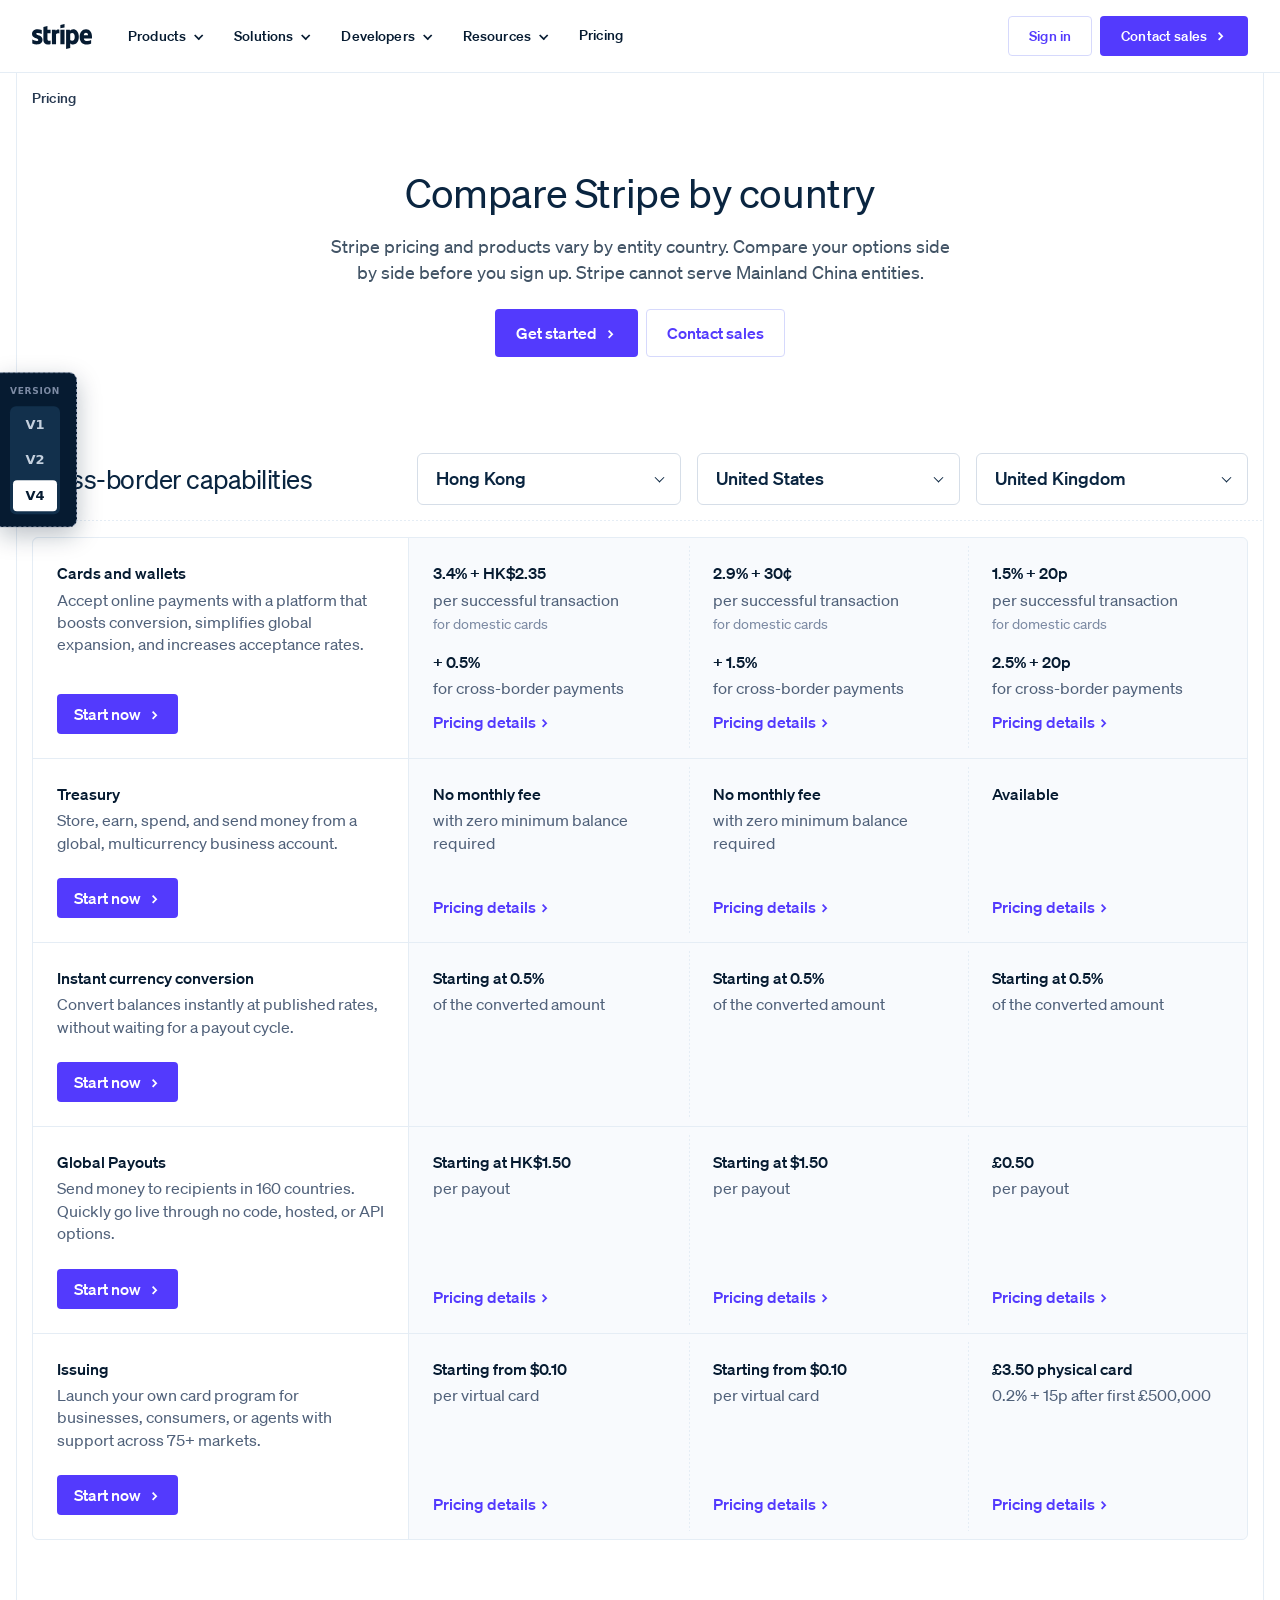
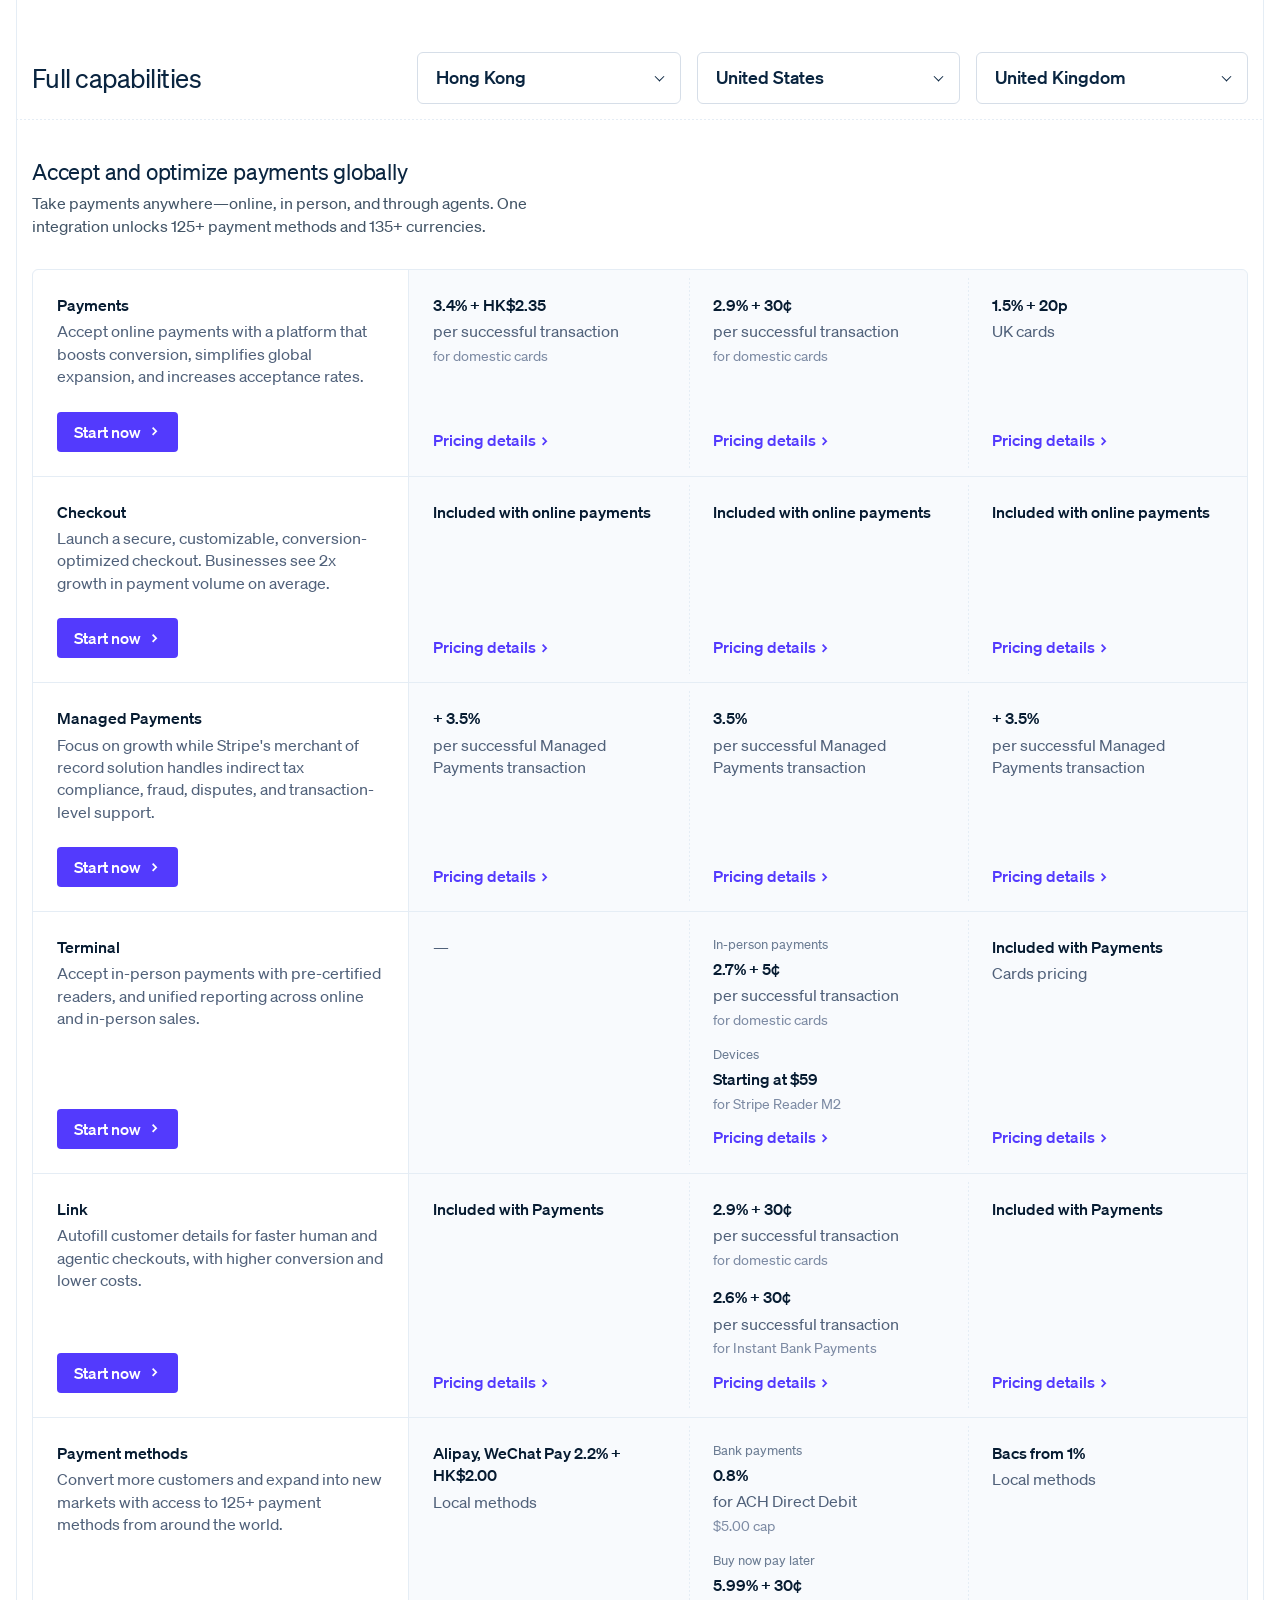
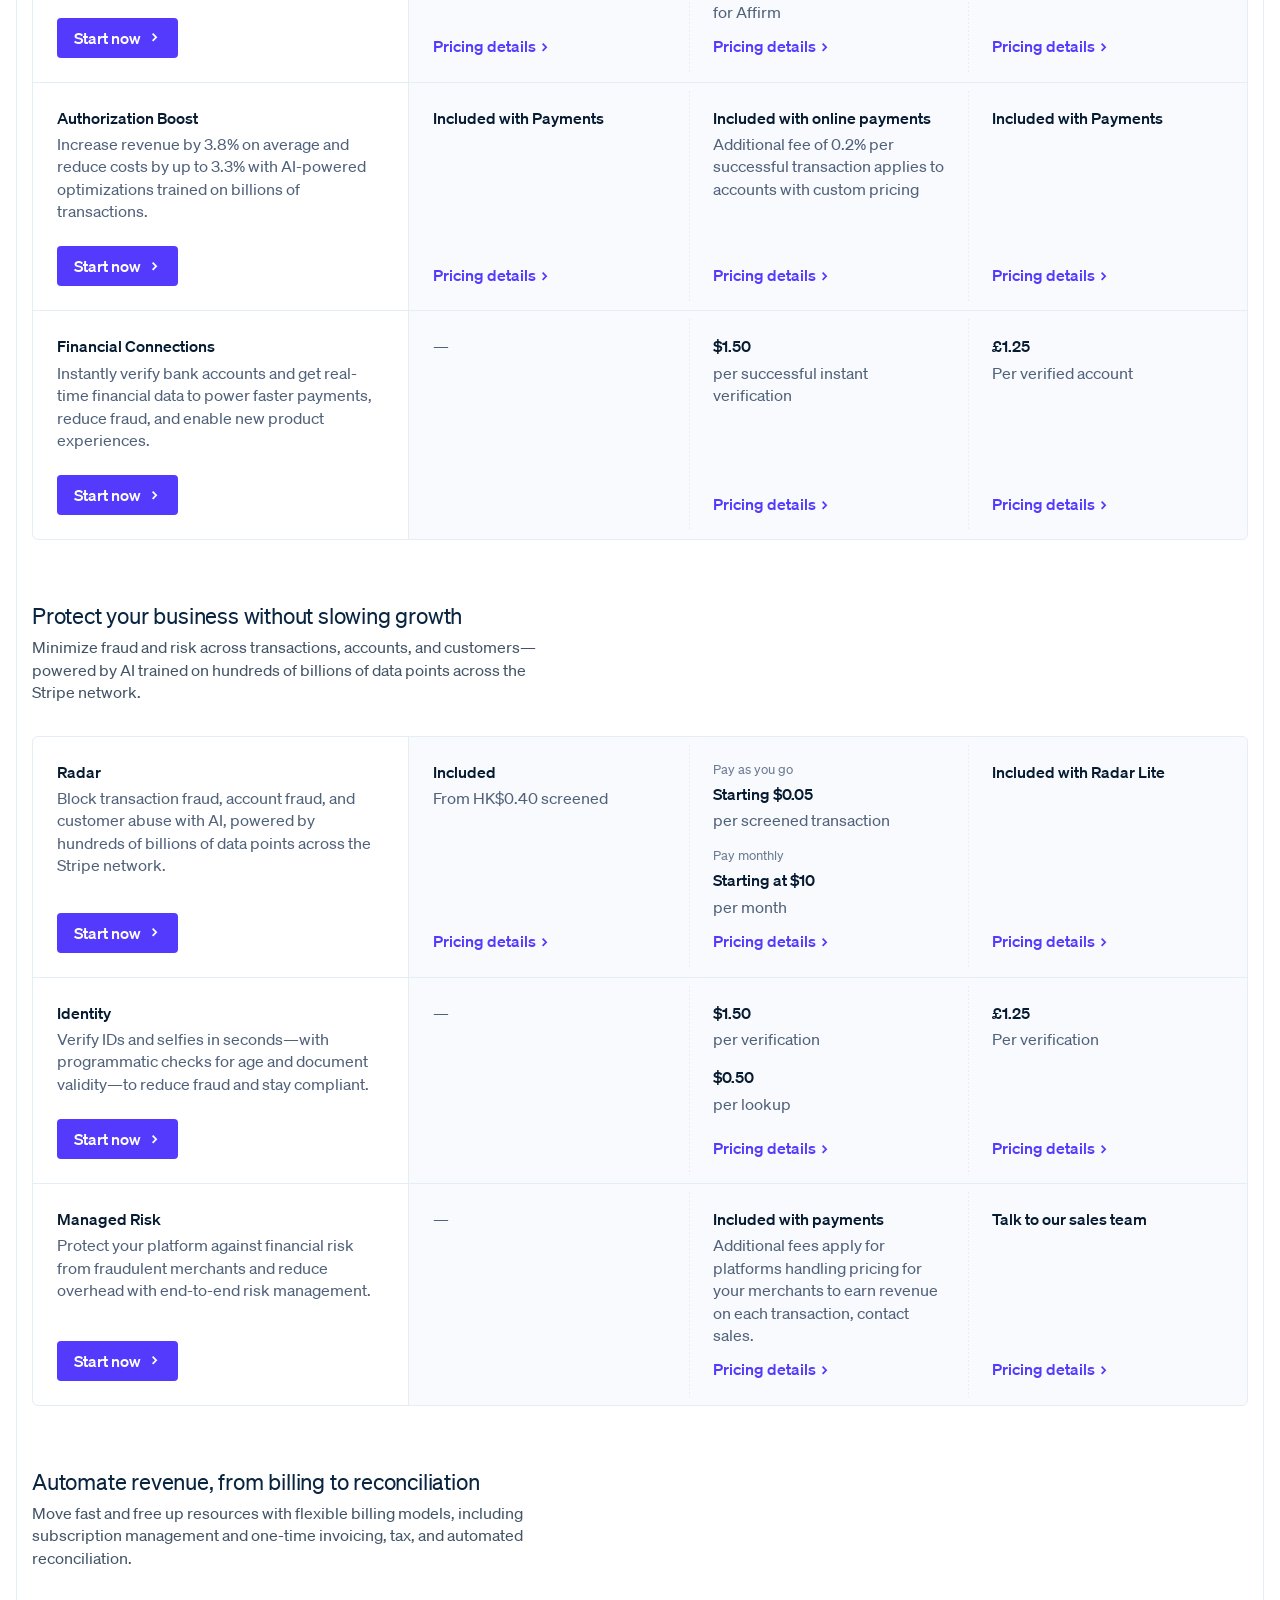
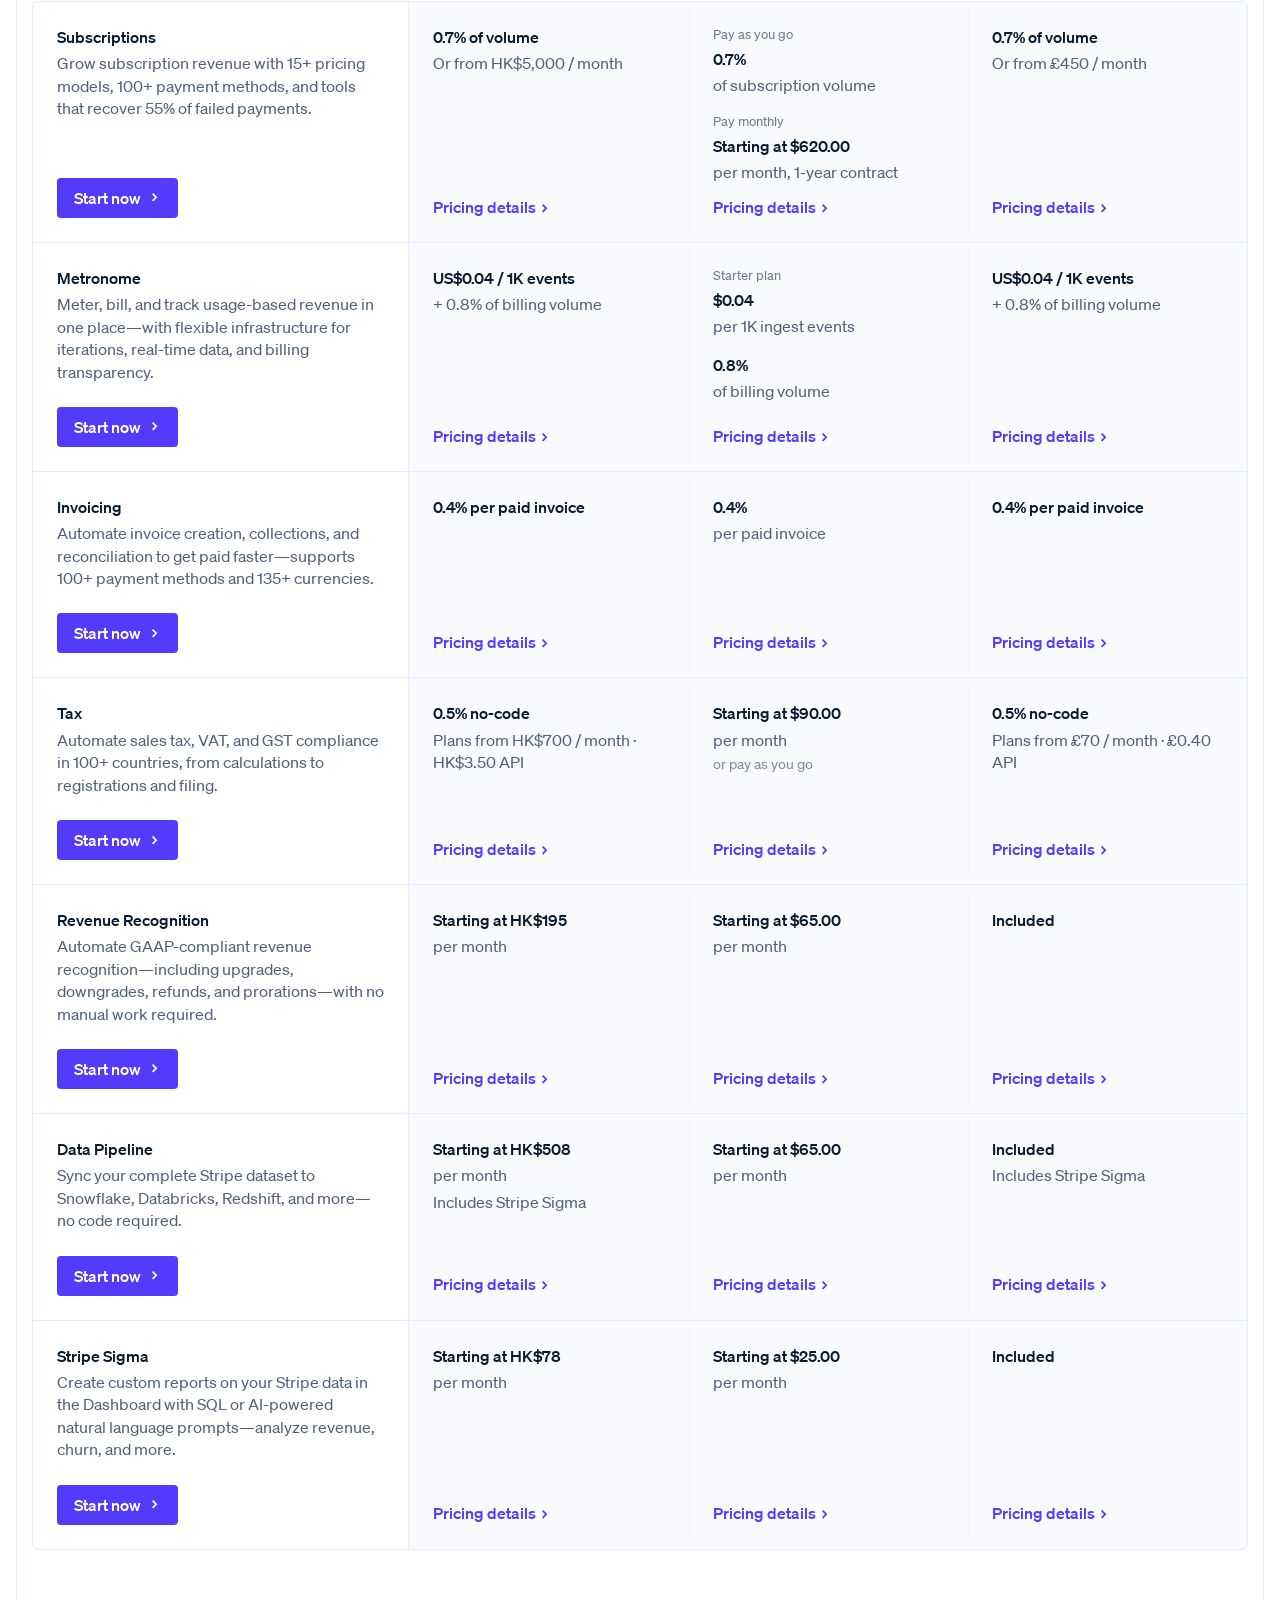
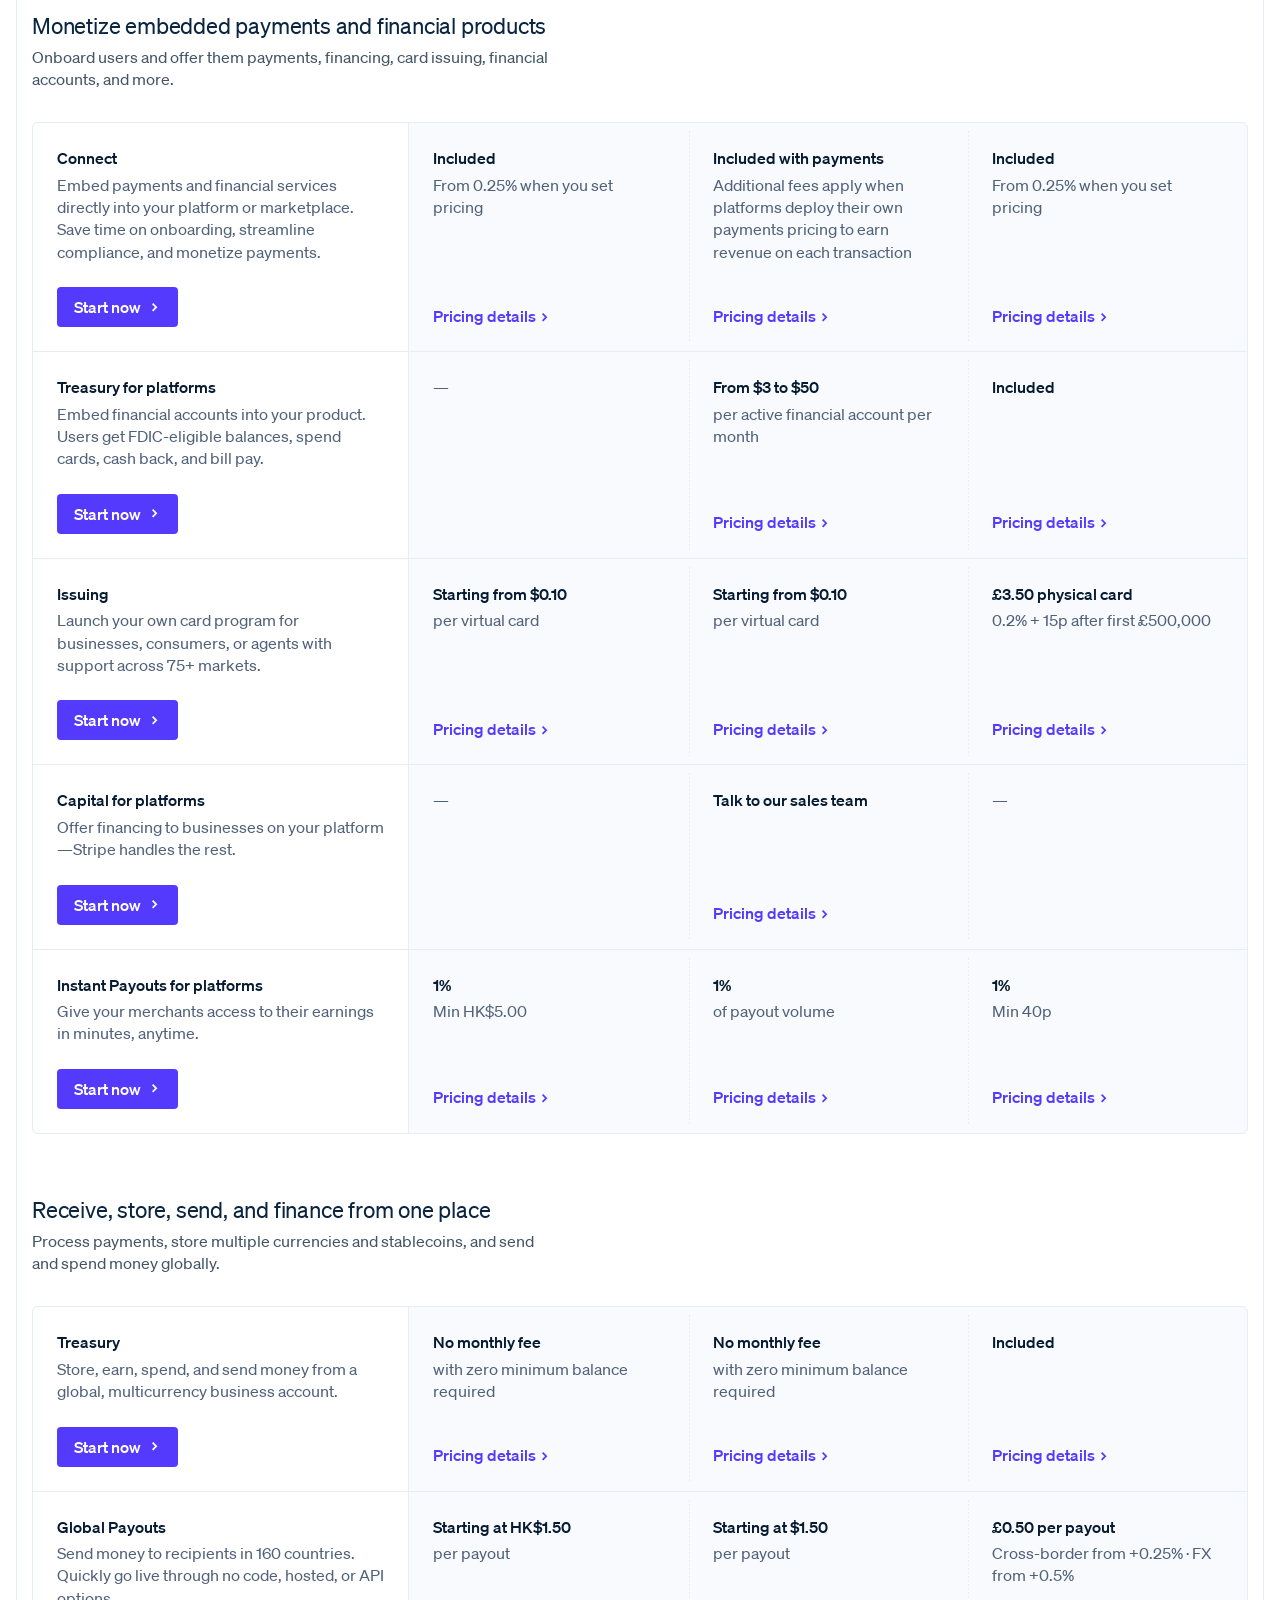
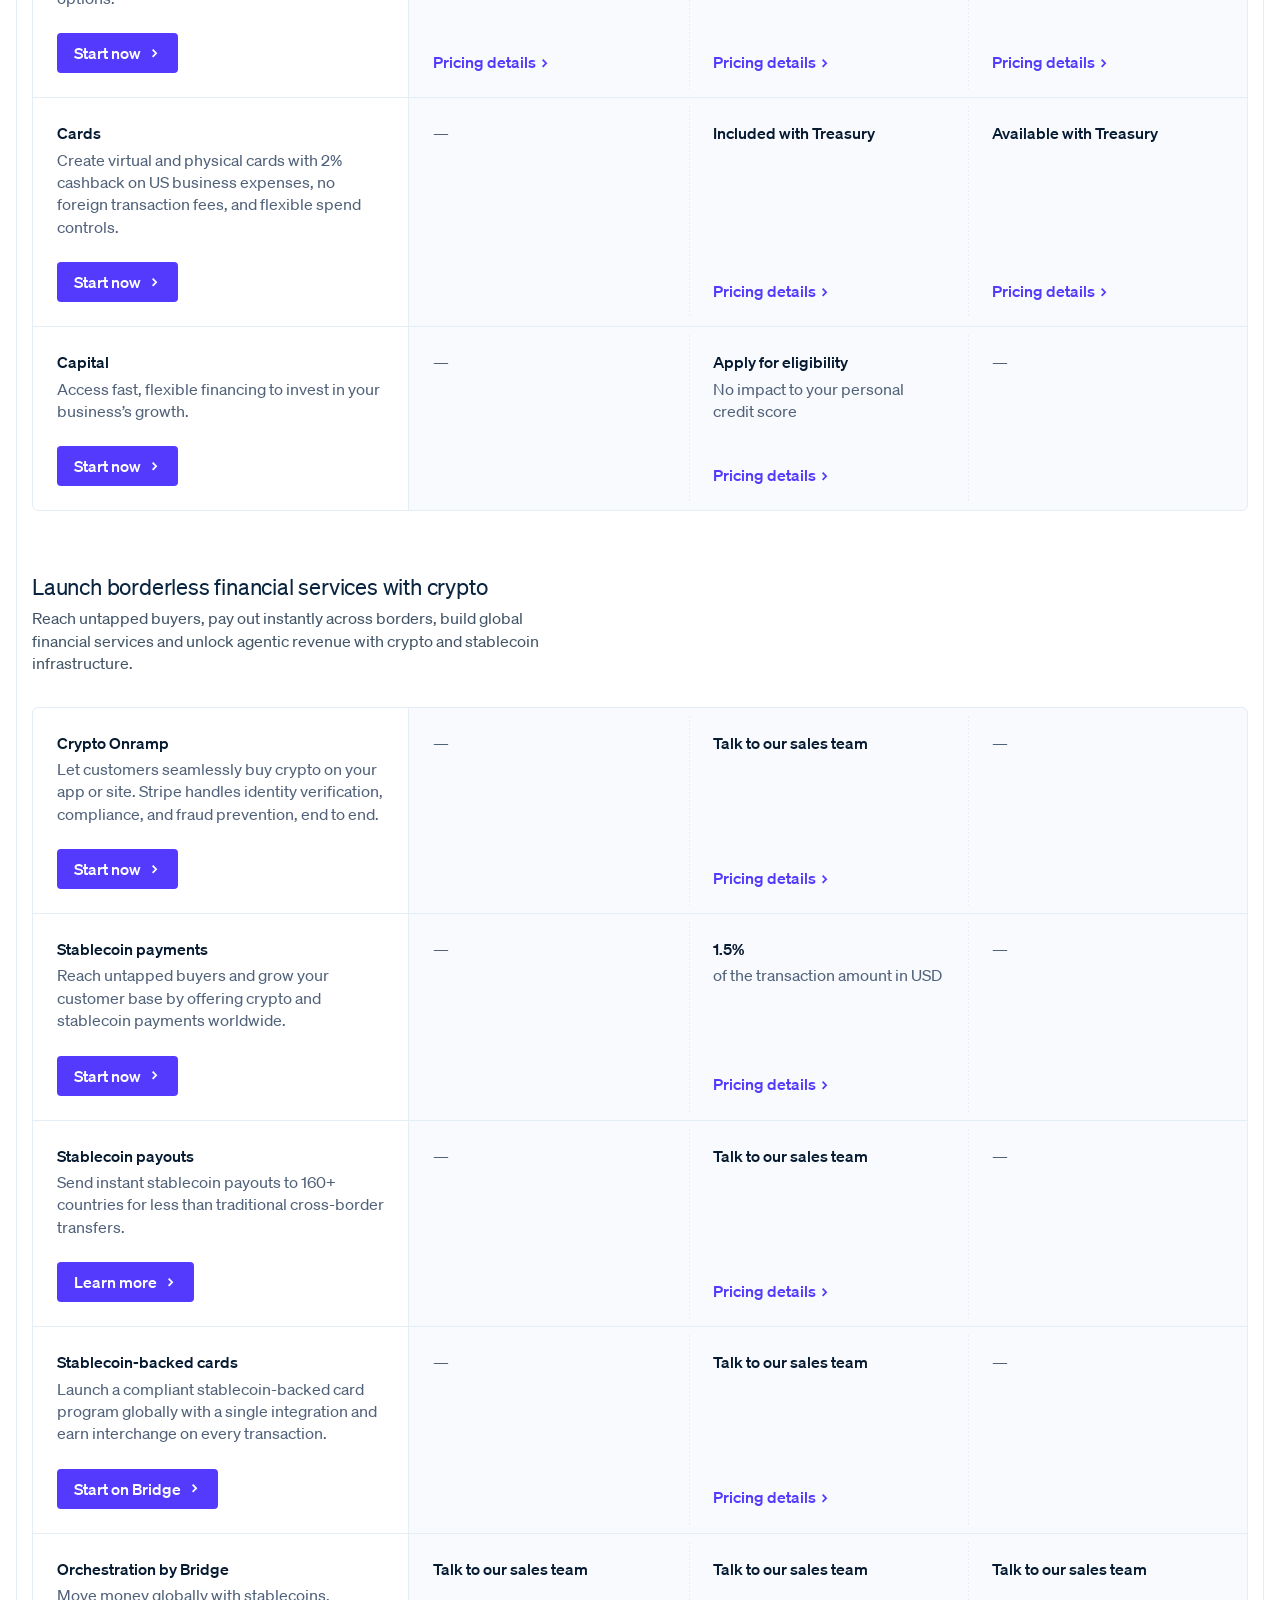
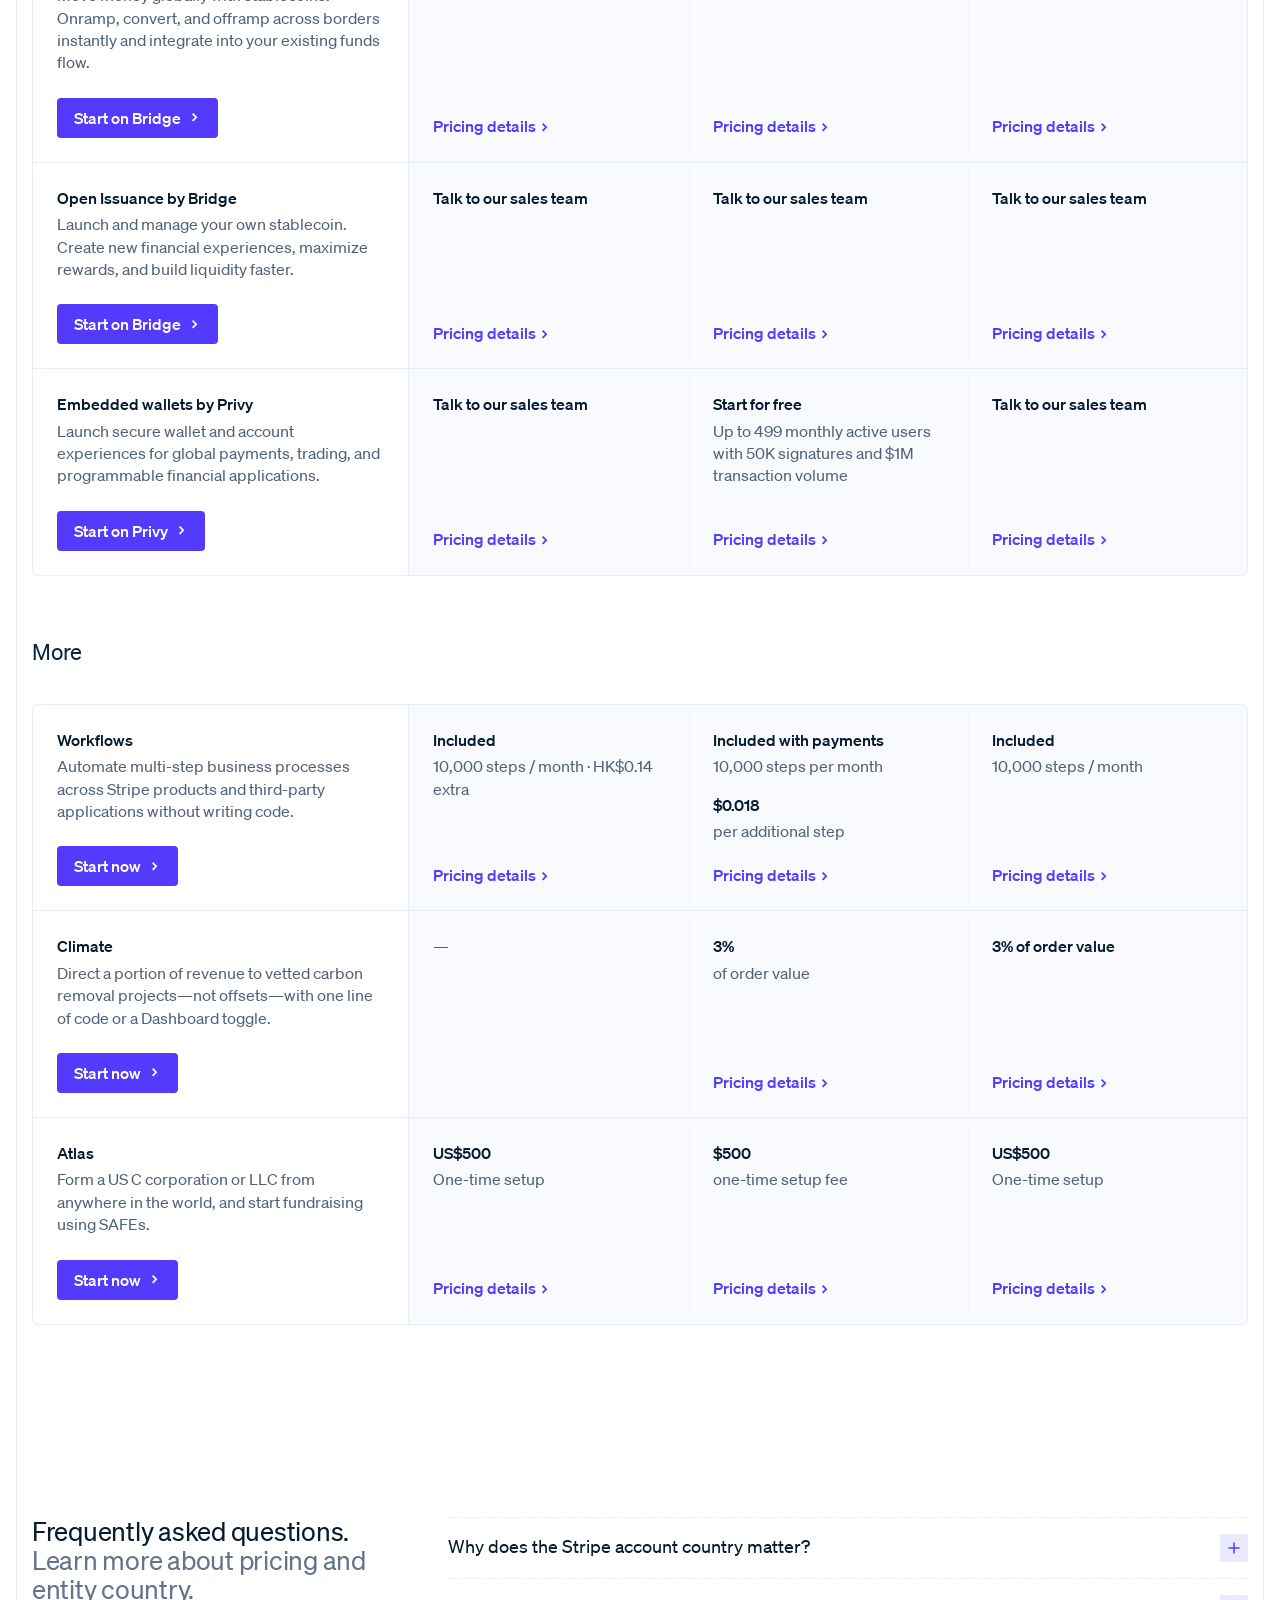
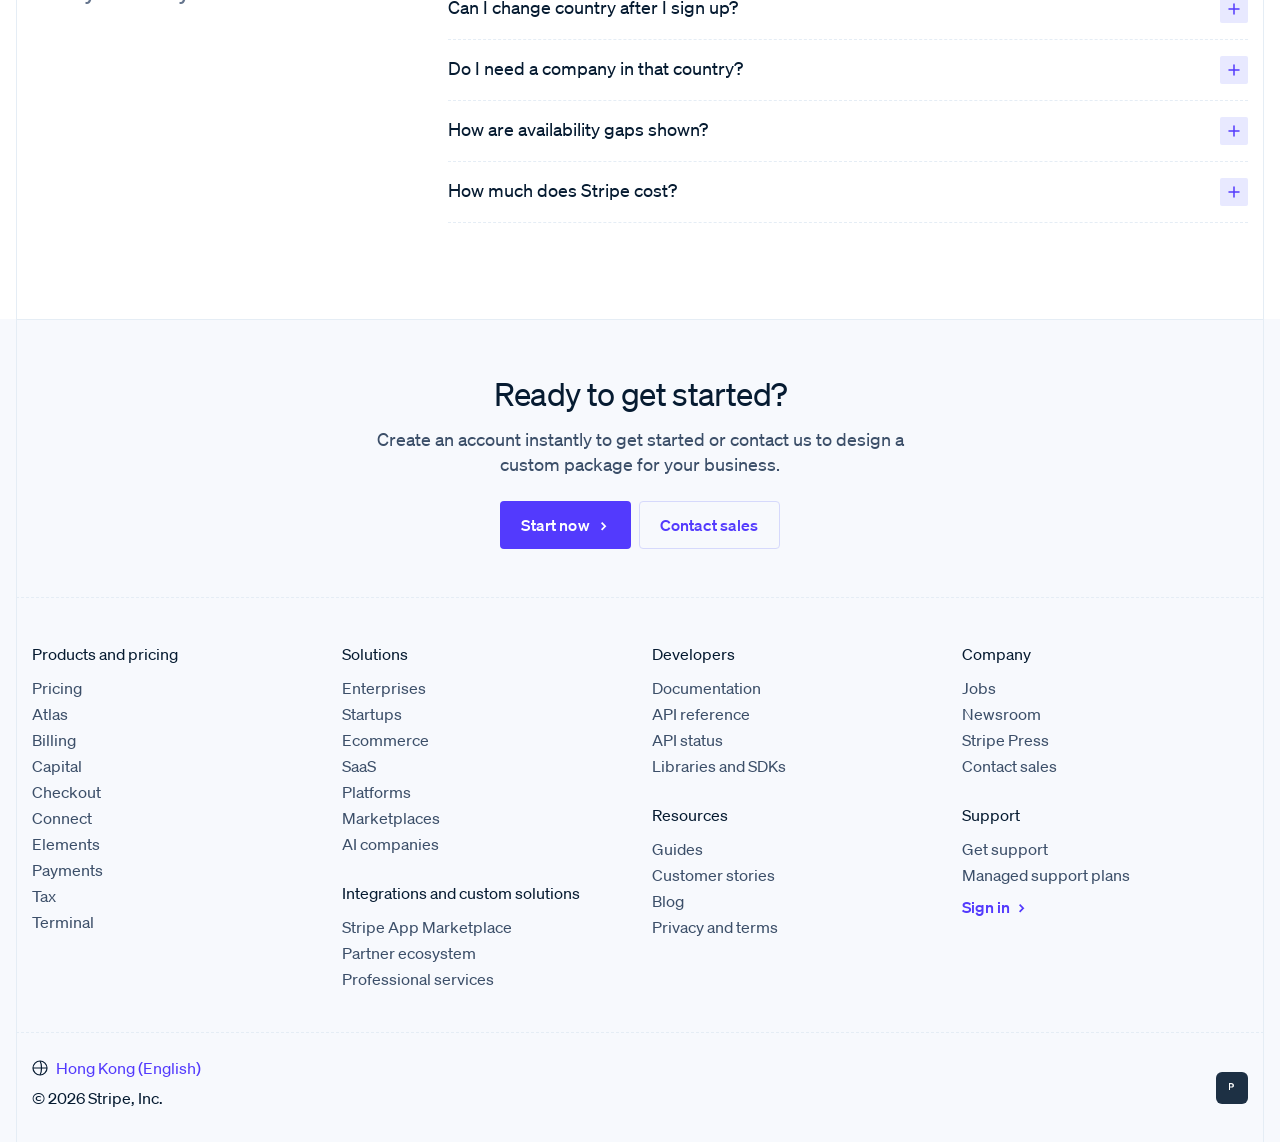
<file: v4.html>
<!DOCTYPE html>
<html lang="en">
  <head>
    <meta charset="UTF-8" />
    <meta name="viewport" content="width=device-width, initial-scale=1.0" />
    <meta name="robots" content="noindex, nofollow" />
    <title>Compare pricing by country · Stripe · v4</title>
    <link rel="stylesheet" href="styles-v4.css?v=v4-head-gap" />
    <link rel="stylesheet" href="version-switch.css?v=v11" />
  </head>
  <body class="cols-hk cols-us cols-gb">
    <header class="home-header site-header">
      <div class="home-header-container">
        <div class="header-inner">
          <div class="header-left">
            <a class="logo" href="https://stripe.com/cn" aria-label="Stripe home">
              <img src="assets/stripe-logo.svg" alt="Stripe" width="60" height="25" />
            </a>
            <nav class="nav-primary" aria-label="Primary">
              <div class="nav-dropdown nav-dropdown--products">
                <button type="button" class="nav-link" aria-haspopup="true">
                  Products
                  <svg class="hds-icon navigation__chevron-down-icon" width="16" height="16" viewBox="0 0 16 16" fill="none" aria-hidden="true">
                    <path class="navigation__chevron-down-icon__left" d="M4.67065 6L9.3 10.6" stroke="currentColor" stroke-width="1.75"></path>
                    <path class="navigation__chevron-down-icon__right" d="M12.6707 6L8.67065 10" stroke="currentColor" stroke-width="1.75"></path>
                  </svg>
                </button>
              </div>
              <div class="nav-dropdown nav-dropdown--solutions">
                <button type="button" class="nav-link" aria-haspopup="true">
                  Solutions
                  <svg class="hds-icon navigation__chevron-down-icon" width="16" height="16" viewBox="0 0 16 16" fill="none" aria-hidden="true">
                    <path class="navigation__chevron-down-icon__left" d="M4.67065 6L9.3 10.6" stroke="currentColor" stroke-width="1.75"></path>
                    <path class="navigation__chevron-down-icon__right" d="M12.6707 6L8.67065 10" stroke="currentColor" stroke-width="1.75"></path>
                  </svg>
                </button>
              </div>
              <div class="nav-dropdown nav-dropdown--developers">
                <button type="button" class="nav-link" aria-haspopup="true">
                  Developers
                  <svg class="hds-icon navigation__chevron-down-icon" width="16" height="16" viewBox="0 0 16 16" fill="none" aria-hidden="true">
                    <path class="navigation__chevron-down-icon__left" d="M4.67065 6L9.3 10.6" stroke="currentColor" stroke-width="1.75"></path>
                    <path class="navigation__chevron-down-icon__right" d="M12.6707 6L8.67065 10" stroke="currentColor" stroke-width="1.75"></path>
                  </svg>
                </button>
              </div>
              <div class="nav-dropdown nav-dropdown--resources">
                <button type="button" class="nav-link" aria-haspopup="true">
                  Resources
                  <svg class="hds-icon navigation__chevron-down-icon" width="16" height="16" viewBox="0 0 16 16" fill="none" aria-hidden="true">
                    <path class="navigation__chevron-down-icon__left" d="M4.67065 6L9.3 10.6" stroke="currentColor" stroke-width="1.75"></path>
                    <path class="navigation__chevron-down-icon__right" d="M12.6707 6L8.67065 10" stroke="currentColor" stroke-width="1.75"></path>
                  </svg>
                </button>
              </div>
              <a class="nav-link" href="#compare" aria-current="page">Pricing</a>
            </nav>
          </div>
          <div class="header-actions">
            <a class="btn btn--secondary" href="https://dashboard.stripe.com/login">Sign in</a>
            <a class="btn btn--primary header-actions__sales" href="https://stripe.com/contact/sales">
              <span class="btn__inner">
                Contact sales
                <span class="btn__chev-wrap" aria-hidden="true">
                  <svg class="btn__chev btn__chev--idle" width="6" height="9" viewBox="0 0 6 9">
                    <path d="M4.84766 3.63379L5.45898 4.25L4.84766 4.86621L1.24219 8.49902L0 7.2666L2.99316 4.24902L0 1.23242L1.24219 0L4.84766 3.63379Z" fill="currentColor" />
                  </svg>
                  <svg class="btn__chev btn__chev--hover" width="12" height="9" viewBox="0 0 12 9">
                    <path d="M10.4697 3.63379L11.0811 4.25L10.4697 4.86621L6.86426 8.49902L5.62207 7.2666L7.74609 5.125L0 5.125L0 3.375L7.74805 3.375L5.62207 1.23242L6.86426 0L10.4697 3.63379Z" fill="currentColor" />
                  </svg>
                </span>
              </span>
            </a>
            <button type="button" class="nav-hamburger" data-menu-toggle aria-label="Toggle navigation menu" aria-expanded="false">
              <svg class="nav-hamburger__menu" width="40" height="40" viewBox="0 0 100 100" aria-hidden="true">
                <rect class="nav-hamburger__bg" x="0" y="0" width="100" height="100" rx="8"></rect>
                <rect class="nav-hamburger__line line-1" width="40" height="5" x="30" y="38" rx="2.5"></rect>
                <rect class="nav-hamburger__line line-2" width="40" height="5" x="30" y="48" rx="2.5"></rect>
                <rect class="nav-hamburger__line line-3" width="40" height="5" x="30" y="48" rx="2.5"></rect>
                <rect class="nav-hamburger__line line-4" width="40" height="5" x="30" y="58" rx="2.5"></rect>
              </svg>
              <svg class="nav-hamburger__close" width="12" height="12" viewBox="0 0 12 12" aria-hidden="true">
                <path d="M1.5 1.5l9 9M10.5 1.5l-9 9" stroke="#533afd" stroke-width="1.5" stroke-linecap="round" />
              </svg>
            </button>
          </div>
        </div>
      </div>
    </header>

    <div class="page">
    <main>
      <section class="hero">
        <div class="wrap">
          <p class="hero__kicker">Pricing</p>
          <h1 class="hero__title">Compare Stripe by country</h1>
          <p class="hero__lede">
            Stripe pricing and products vary by entity country. Compare your options side by side before you sign up. Stripe cannot serve Mainland China entities.
          </p>
          <div class="hero__actions">
            <a class="btn btn--primary btn--lg" href="https://dashboard.stripe.com/register" target="_blank" rel="noopener noreferrer">
              <span class="btn__inner">
                Get started
                <span class="btn__chev-wrap" aria-hidden="true">
                  <svg class="btn__chev btn__chev--idle" width="6" height="9" viewBox="0 0 6 9">
                    <path d="M4.84766 3.63379L5.45898 4.25L4.84766 4.86621L1.24219 8.49902L0 7.2666L2.99316 4.24902L0 1.23242L1.24219 0L4.84766 3.63379Z" fill="currentColor" />
                  </svg>
                  <svg class="btn__chev btn__chev--hover" width="12" height="9" viewBox="0 0 12 9">
                    <path d="M10.4697 3.63379L11.0811 4.25L10.4697 4.86621L6.86426 8.49902L5.62207 7.2666L7.74609 5.125L0 5.125L0 3.375L7.74805 3.375L5.62207 1.23242L6.86426 0L10.4697 3.63379Z" fill="currentColor" />
                  </svg>
                </span>
              </span>
            </a>
            <a class="btn btn--secondary btn--lg" href="https://stripe.com/contact/sales" target="_blank" rel="noopener noreferrer">
              <span class="btn__inner">Contact sales</span>
            </a>
          </div>
        </div>
      </section>

      <section class="comparison" id="compare" aria-labelledby="compare-heading">
        <div class="wrap">
          <div class="compare-scroll">
          <div class="compare-picker" role="group" aria-label="Countries to compare">
            <div class="compare-picker__spacer">
              <h2 class="section-title" id="compare-heading">Cross-border capabilities</h2>
            </div>
            <div class="compare-picker__slot">
              <label class="sr-only" for="compare-slot-0">First country to compare</label>
              <div class="compare-select-wrap">
                <select id="compare-slot-0" class="compare-select" data-compare-slot="0">
                  <option value="hk" selected>Hong Kong</option>
                  <option value="us" disabled>United States</option>
                  <option value="gb">United Kingdom</option>
                  <option value="sg">Singapore</option>
                </select>
              </div>
            </div>
            <div class="compare-picker__slot">
              <label class="sr-only" for="compare-slot-1">Second country to compare</label>
              <div class="compare-select-wrap">
                <select id="compare-slot-1" class="compare-select" data-compare-slot="1">
                  <option value="hk" disabled>Hong Kong</option>
                  <option value="us" selected>United States</option>
                  <option value="gb">United Kingdom</option>
                  <option value="sg">Singapore</option>
                </select>
              </div>
            </div>
            <div class="compare-picker__slot">
              <label class="sr-only" for="compare-slot-2">Third country to compare</label>
              <div class="compare-select-wrap">
                <select id="compare-slot-2" class="compare-select" data-compare-slot="2">
                  <option value="hk" disabled>Hong Kong</option>
                  <option value="us" disabled>United States</option>
                  <option value="gb" selected>United Kingdom</option>
                  <option value="sg">Singapore</option>
                </select>
              </div>
            </div>
          </div>

          <div class="table-shell" id="payments">
            <table class="cmp">
              <colgroup>
                <col class="cmp__col-product" />
                <col class="cmp__col-hk" />
                <col class="cmp__col-us" />
                <col class="cmp__col-gb" />
                <col class="cmp__col-sg" />
              </colgroup>
              <caption class="sr-only">Cards and wallets and Money Management across Hong Kong, the United States, the United Kingdom, and Singapore</caption>
              <thead>
                <tr>
                  <th class="col-product" scope="col">Product</th>
                  <th class="col-hk" scope="col">Hong Kong</th>
                  <th class="col-us" scope="col">United States</th>
                  <th class="col-gb" scope="col">United Kingdom</th>
                  <th class="col-sg" scope="col">Singapore</th>
                </tr>
              </thead>
              <tbody>
<tr class="cmp__row--links">
                  <th class="col-product" scope="row"><div class="cell-stack"><span class="product-name">Cards and wallets</span>
                    <span class="product-desc">Accept online payments with a platform that boosts conversion, simplifies global expansion, and increases acceptance rates.</span>
                    <a class="btn btn--primary btn--compact" href="https://dashboard.stripe.com/register" target="_blank" rel="noopener noreferrer">
                      <span class="btn__inner">
                        Start now
                      <span class="btn__chev-wrap" aria-hidden="true">
                        <svg class="btn__chev btn__chev--idle" width="6" height="9" viewBox="0 0 6 9">
                          <path d="M4.84766 3.63379L5.45898 4.25L4.84766 4.86621L1.24219 8.49902L0 7.2666L2.99316 4.24902L0 1.23242L1.24219 0L4.84766 3.63379Z" fill="currentColor" />
                        </svg>
                        <svg class="btn__chev btn__chev--hover" width="12" height="9" viewBox="0 0 12 9">
                          <path d="M10.4697 3.63379L11.0811 4.25L10.4697 4.86621L6.86426 8.49902L5.62207 7.2666L7.74609 5.125L0 5.125L0 3.375L7.74805 3.375L5.62207 1.23242L6.86426 0L10.4697 3.63379Z" fill="currentColor" />
                        </svg>
                      </span>
                      </span>
                    </a></div></th>
                  <td class="col-hk">
                    <div class="cell-stack">
                    <span class="price">3.4% + <span class="money" data-amount="2.35" data-ccy="HKD">HK$2.35</span></span>
                    <span class="price-note">per successful transaction</span>
                    <span class="price-note price-note--sm">for domestic cards</span>
                    <span class="price">+ 0.5%</span>
                    <span class="price-note">for cross-border payments</span>
                    <a class="price-link" href="https://stripe.com/en-hk/pricing" target="_blank" rel="noopener noreferrer">
                      Pricing details
                      <span class="btn__chev-wrap" aria-hidden="true">
                        <svg class="btn__chev btn__chev--idle" width="6" height="9" viewBox="0 0 6 9">
                          <path d="M4.84766 3.63379L5.45898 4.25L4.84766 4.86621L1.24219 8.49902L0 7.2666L2.99316 4.24902L0 1.23242L1.24219 0L4.84766 3.63379Z" fill="currentColor" />
                        </svg>
                        <svg class="btn__chev btn__chev--hover" width="12" height="9" viewBox="0 0 12 9">
                          <path d="M10.4697 3.63379L11.0811 4.25L10.4697 4.86621L6.86426 8.49902L5.62207 7.2666L7.74609 5.125L0 5.125L0 3.375L7.74805 3.375L5.62207 1.23242L6.86426 0L10.4697 3.63379Z" fill="currentColor" />
                        </svg>
                      </span>
                    </a>
                    </div>
                  </td>
                  <td class="col-us">
                    <div class="cell-stack">
                    <span class="price">2.9% + <span class="money" data-amount="0.30" data-ccy="USD">30¢</span></span>
                    <span class="price-note">per successful transaction</span>
                    <span class="price-note price-note--sm">for domestic cards</span>
                    <span class="price">+ 1.5%</span>
                    <span class="price-note">for cross-border payments</span>
                    <a class="price-link" href="https://stripe.com/pricing" target="_blank" rel="noopener noreferrer">
                      Pricing details
                      <span class="btn__chev-wrap" aria-hidden="true">
                        <svg class="btn__chev btn__chev--idle" width="6" height="9" viewBox="0 0 6 9">
                          <path d="M4.84766 3.63379L5.45898 4.25L4.84766 4.86621L1.24219 8.49902L0 7.2666L2.99316 4.24902L0 1.23242L1.24219 0L4.84766 3.63379Z" fill="currentColor" />
                        </svg>
                        <svg class="btn__chev btn__chev--hover" width="12" height="9" viewBox="0 0 12 9">
                          <path d="M10.4697 3.63379L11.0811 4.25L10.4697 4.86621L6.86426 8.49902L5.62207 7.2666L7.74609 5.125L0 5.125L0 3.375L7.74805 3.375L5.62207 1.23242L6.86426 0L10.4697 3.63379Z" fill="currentColor" />
                        </svg>
                      </span>
                    </a>
                    </div>
                  </td>
                  <td class="col-gb">
                    <div class="cell-stack">
                    <span class="price">1.5% + <span class="money" data-amount="0.20" data-ccy="GBP">20p</span></span>
                    <span class="price-note">per successful transaction</span>
                    <span class="price-note price-note--sm">for domestic cards</span>
                    <span class="price">2.5% + <span class="money" data-amount="0.20" data-ccy="GBP">20p</span></span>
                    <span class="price-note">for cross-border payments</span>
                    <a class="price-link" href="https://stripe.com/en-gb/pricing" target="_blank" rel="noopener noreferrer">
                      Pricing details
                      <span class="btn__chev-wrap" aria-hidden="true">
                        <svg class="btn__chev btn__chev--idle" width="6" height="9" viewBox="0 0 6 9">
                          <path d="M4.84766 3.63379L5.45898 4.25L4.84766 4.86621L1.24219 8.49902L0 7.2666L2.99316 4.24902L0 1.23242L1.24219 0L4.84766 3.63379Z" fill="currentColor" />
                        </svg>
                        <svg class="btn__chev btn__chev--hover" width="12" height="9" viewBox="0 0 12 9">
                          <path d="M10.4697 3.63379L11.0811 4.25L10.4697 4.86621L6.86426 8.49902L5.62207 7.2666L7.74609 5.125L0 5.125L0 3.375L7.74805 3.375L5.62207 1.23242L6.86426 0L10.4697 3.63379Z" fill="currentColor" />
                        </svg>
                      </span>
                    </a>
                    </div>
                  </td>
                  <td class="col-sg">
                    <div class="cell-stack">
                    <span class="price">3.4% + <span class="money" data-amount="0.50" data-ccy="SGD">S$0.50</span></span>
                    <span class="price-note">per successful transaction</span>
                    <span class="price-note price-note--sm">for domestic cards</span>
                    <span class="price">+ 0.5%</span>
                    <span class="price-note">for cross-border payments</span>
                    <a class="price-link" href="https://stripe.com/en-sg/pricing" target="_blank" rel="noopener noreferrer">
                      Pricing details
                      <span class="btn__chev-wrap" aria-hidden="true">
                        <svg class="btn__chev btn__chev--idle" width="6" height="9" viewBox="0 0 6 9">
                          <path d="M4.84766 3.63379L5.45898 4.25L4.84766 4.86621L1.24219 8.49902L0 7.2666L2.99316 4.24902L0 1.23242L1.24219 0L4.84766 3.63379Z" fill="currentColor" />
                        </svg>
                        <svg class="btn__chev btn__chev--hover" width="12" height="9" viewBox="0 0 12 9">
                          <path d="M10.4697 3.63379L11.0811 4.25L10.4697 4.86621L6.86426 8.49902L5.62207 7.2666L7.74609 5.125L0 5.125L0 3.375L7.74805 3.375L5.62207 1.23242L6.86426 0L10.4697 3.63379Z" fill="currentColor" />
                        </svg>
                      </span>
                    </a>
                    </div>
                  </td>
                </tr>
<tr class="cmp__row--links">
                  <th class="col-product" scope="row"><div class="cell-stack"><span class="product-name">Treasury</span>
                    <span class="product-desc">Store, earn, spend, and send money from a global, multicurrency business account.</span>
                    <a class="btn btn--primary btn--compact" href="https://dashboard.stripe.com/register" target="_blank" rel="noopener noreferrer">
                      <span class="btn__inner">
                        Start now
                      <span class="btn__chev-wrap" aria-hidden="true">
                        <svg class="btn__chev btn__chev--idle" width="6" height="9" viewBox="0 0 6 9">
                          <path d="M4.84766 3.63379L5.45898 4.25L4.84766 4.86621L1.24219 8.49902L0 7.2666L2.99316 4.24902L0 1.23242L1.24219 0L4.84766 3.63379Z" fill="currentColor" />
                        </svg>
                        <svg class="btn__chev btn__chev--hover" width="12" height="9" viewBox="0 0 12 9">
                          <path d="M10.4697 3.63379L11.0811 4.25L10.4697 4.86621L6.86426 8.49902L5.62207 7.2666L7.74609 5.125L0 5.125L0 3.375L7.74805 3.375L5.62207 1.23242L6.86426 0L10.4697 3.63379Z" fill="currentColor" />
                        </svg>
                      </span>
                      </span>
                    </a></div></th>
                  <td class="col-hk">
                    <div class="cell-stack">
                    <span class="price">No monthly fee</span>
                    <span class="price-note">with zero minimum balance required</span>
                    <a class="price-link" href="https://stripe.com/en-hk/treasury" target="_blank" rel="noopener noreferrer">
                      Pricing details
                      <span class="btn__chev-wrap" aria-hidden="true">
                        <svg class="btn__chev btn__chev--idle" width="6" height="9" viewBox="0 0 6 9">
                          <path d="M4.84766 3.63379L5.45898 4.25L4.84766 4.86621L1.24219 8.49902L0 7.2666L2.99316 4.24902L0 1.23242L1.24219 0L4.84766 3.63379Z" fill="currentColor" />
                        </svg>
                        <svg class="btn__chev btn__chev--hover" width="12" height="9" viewBox="0 0 12 9">
                          <path d="M10.4697 3.63379L11.0811 4.25L10.4697 4.86621L6.86426 8.49902L5.62207 7.2666L7.74609 5.125L0 5.125L0 3.375L7.74805 3.375L5.62207 1.23242L6.86426 0L10.4697 3.63379Z" fill="currentColor" />
                        </svg>
                      </span>
                    </a>
                    </div>
                  </td>
                  <td class="col-us">
                    <div class="cell-stack">
                    <span class="price">No monthly fee</span>
                    <span class="price-note">with zero minimum balance required</span>
                    <a class="price-link" href="https://stripe.com/treasury" target="_blank" rel="noopener noreferrer">
                      Pricing details
                      <span class="btn__chev-wrap" aria-hidden="true">
                        <svg class="btn__chev btn__chev--idle" width="6" height="9" viewBox="0 0 6 9">
                          <path d="M4.84766 3.63379L5.45898 4.25L4.84766 4.86621L1.24219 8.49902L0 7.2666L2.99316 4.24902L0 1.23242L1.24219 0L4.84766 3.63379Z" fill="currentColor" />
                        </svg>
                        <svg class="btn__chev btn__chev--hover" width="12" height="9" viewBox="0 0 12 9">
                          <path d="M10.4697 3.63379L11.0811 4.25L10.4697 4.86621L6.86426 8.49902L5.62207 7.2666L7.74609 5.125L0 5.125L0 3.375L7.74805 3.375L5.62207 1.23242L6.86426 0L10.4697 3.63379Z" fill="currentColor" />
                        </svg>
                      </span>
                    </a>
                    </div>
                  </td>
                  <td class="col-gb">
                    <div class="cell-stack">
                    <span class="price">Available</span>
                    <a class="price-link" href="https://stripe.com/en-gb/treasury" target="_blank" rel="noopener noreferrer">
                      Pricing details
                      <span class="btn__chev-wrap" aria-hidden="true">
                        <svg class="btn__chev btn__chev--idle" width="6" height="9" viewBox="0 0 6 9">
                          <path d="M4.84766 3.63379L5.45898 4.25L4.84766 4.86621L1.24219 8.49902L0 7.2666L2.99316 4.24902L0 1.23242L1.24219 0L4.84766 3.63379Z" fill="currentColor" />
                        </svg>
                        <svg class="btn__chev btn__chev--hover" width="12" height="9" viewBox="0 0 12 9">
                          <path d="M10.4697 3.63379L11.0811 4.25L10.4697 4.86621L6.86426 8.49902L5.62207 7.2666L7.74609 5.125L0 5.125L0 3.375L7.74805 3.375L5.62207 1.23242L6.86426 0L10.4697 3.63379Z" fill="currentColor" />
                        </svg>
                      </span>
                    </a>
                    </div>
                  </td>
                  <td class="col-sg">
                    <div class="cell-stack">
                    <span class="price">Limited</span>
                    <span class="price-note">Multi-currency conversion</span>
                    <a class="price-link" href="https://stripe.com/en-sg/treasury" target="_blank" rel="noopener noreferrer">
                      Pricing details
                      <span class="btn__chev-wrap" aria-hidden="true">
                        <svg class="btn__chev btn__chev--idle" width="6" height="9" viewBox="0 0 6 9">
                          <path d="M4.84766 3.63379L5.45898 4.25L4.84766 4.86621L1.24219 8.49902L0 7.2666L2.99316 4.24902L0 1.23242L1.24219 0L4.84766 3.63379Z" fill="currentColor" />
                        </svg>
                        <svg class="btn__chev btn__chev--hover" width="12" height="9" viewBox="0 0 12 9">
                          <path d="M10.4697 3.63379L11.0811 4.25L10.4697 4.86621L6.86426 8.49902L5.62207 7.2666L7.74609 5.125L0 5.125L0 3.375L7.74805 3.375L5.62207 1.23242L6.86426 0L10.4697 3.63379Z" fill="currentColor" />
                        </svg>
                      </span>
                    </a>
                    </div>
                  </td>
                </tr>
<tr class="cmp__row--links">
                  <th class="col-product" scope="row"><div class="cell-stack"><span class="product-name">Instant currency conversion</span>
                    <span class="product-desc">Convert balances instantly at published rates, without waiting for a payout cycle.</span>
                    <a class="btn btn--primary btn--compact" href="https://dashboard.stripe.com/register" target="_blank" rel="noopener noreferrer">
                      <span class="btn__inner">
                        Start now
                      <span class="btn__chev-wrap" aria-hidden="true">
                        <svg class="btn__chev btn__chev--idle" width="6" height="9" viewBox="0 0 6 9">
                          <path d="M4.84766 3.63379L5.45898 4.25L4.84766 4.86621L1.24219 8.49902L0 7.2666L2.99316 4.24902L0 1.23242L1.24219 0L4.84766 3.63379Z" fill="currentColor" />
                        </svg>
                        <svg class="btn__chev btn__chev--hover" width="12" height="9" viewBox="0 0 12 9">
                          <path d="M10.4697 3.63379L11.0811 4.25L10.4697 4.86621L6.86426 8.49902L5.62207 7.2666L7.74609 5.125L0 5.125L0 3.375L7.74805 3.375L5.62207 1.23242L6.86426 0L10.4697 3.63379Z" fill="currentColor" />
                        </svg>
                      </span>
                      </span>
                    </a></div></th>
                  <td class="col-hk">
                    <div class="cell-stack">
                    <span class="price">Starting at 0.5%</span>
                    <span class="price-note">of the converted amount</span>
                    </div>
                  </td>
                  <td class="col-us">
                    <div class="cell-stack">
                    <span class="price">Starting at 0.5%</span>
                    <span class="price-note">of the converted amount</span>
                    </div>
                  </td>
                  <td class="col-gb">
                    <div class="cell-stack">
                    <span class="price">Starting at 0.5%</span>
                    <span class="price-note">of the converted amount</span>
                    </div>
                  </td>
                  <td class="col-sg">
                    <div class="cell-stack">
                    <span class="price">Starting at 0.35%</span>
                    <span class="price-note">of the converted amount</span>
                    </div>
                  </td>
                </tr>
<tr class="cmp__row--links">
                  <th class="col-product" scope="row"><div class="cell-stack"><span class="product-name">Global Payouts</span>
                    <span class="product-desc">Send money to recipients in 160 countries. Quickly go live through no code, hosted, or API options.</span>
                    <a class="btn btn--primary btn--compact" href="https://dashboard.stripe.com/register" target="_blank" rel="noopener noreferrer">
                      <span class="btn__inner">
                        Start now
                      <span class="btn__chev-wrap" aria-hidden="true">
                        <svg class="btn__chev btn__chev--idle" width="6" height="9" viewBox="0 0 6 9">
                          <path d="M4.84766 3.63379L5.45898 4.25L4.84766 4.86621L1.24219 8.49902L0 7.2666L2.99316 4.24902L0 1.23242L1.24219 0L4.84766 3.63379Z" fill="currentColor" />
                        </svg>
                        <svg class="btn__chev btn__chev--hover" width="12" height="9" viewBox="0 0 12 9">
                          <path d="M10.4697 3.63379L11.0811 4.25L10.4697 4.86621L6.86426 8.49902L5.62207 7.2666L7.74609 5.125L0 5.125L0 3.375L7.74805 3.375L5.62207 1.23242L6.86426 0L10.4697 3.63379Z" fill="currentColor" />
                        </svg>
                      </span>
                      </span>
                    </a></div></th>
                  <td class="col-hk">
                    <div class="cell-stack">
                    <span class="price">Starting at <span class="money" data-amount="1.50" data-ccy="HKD">HK$1.50</span></span>
                    <span class="price-note">per payout</span>
                    <a class="price-link" href="https://stripe.com/en-hk/payouts" target="_blank" rel="noopener noreferrer">
                      Pricing details
                      <span class="btn__chev-wrap" aria-hidden="true">
                        <svg class="btn__chev btn__chev--idle" width="6" height="9" viewBox="0 0 6 9">
                          <path d="M4.84766 3.63379L5.45898 4.25L4.84766 4.86621L1.24219 8.49902L0 7.2666L2.99316 4.24902L0 1.23242L1.24219 0L4.84766 3.63379Z" fill="currentColor" />
                        </svg>
                        <svg class="btn__chev btn__chev--hover" width="12" height="9" viewBox="0 0 12 9">
                          <path d="M10.4697 3.63379L11.0811 4.25L10.4697 4.86621L6.86426 8.49902L5.62207 7.2666L7.74609 5.125L0 5.125L0 3.375L7.74805 3.375L5.62207 1.23242L6.86426 0L10.4697 3.63379Z" fill="currentColor" />
                        </svg>
                      </span>
                    </a>
                    </div>
                  </td>
                  <td class="col-us">
                    <div class="cell-stack">
                    <span class="price">Starting at <span class="money" data-amount="1.50" data-ccy="USD">$1.50</span></span>
                    <span class="price-note">per payout</span>
                    <a class="price-link" href="https://stripe.com/payouts" target="_blank" rel="noopener noreferrer">
                      Pricing details
                      <span class="btn__chev-wrap" aria-hidden="true">
                        <svg class="btn__chev btn__chev--idle" width="6" height="9" viewBox="0 0 6 9">
                          <path d="M4.84766 3.63379L5.45898 4.25L4.84766 4.86621L1.24219 8.49902L0 7.2666L2.99316 4.24902L0 1.23242L1.24219 0L4.84766 3.63379Z" fill="currentColor" />
                        </svg>
                        <svg class="btn__chev btn__chev--hover" width="12" height="9" viewBox="0 0 12 9">
                          <path d="M10.4697 3.63379L11.0811 4.25L10.4697 4.86621L6.86426 8.49902L5.62207 7.2666L7.74609 5.125L0 5.125L0 3.375L7.74805 3.375L5.62207 1.23242L6.86426 0L10.4697 3.63379Z" fill="currentColor" />
                        </svg>
                      </span>
                    </a>
                    </div>
                  </td>
                  <td class="col-gb">
                    <div class="cell-stack">
                    <span class="price"><span class="money" data-amount="0.50" data-ccy="GBP">£0.50</span></span>
                    <span class="price-note">per payout</span>
                    <a class="price-link" href="https://stripe.com/en-gb/payouts" target="_blank" rel="noopener noreferrer">
                      Pricing details
                      <span class="btn__chev-wrap" aria-hidden="true">
                        <svg class="btn__chev btn__chev--idle" width="6" height="9" viewBox="0 0 6 9">
                          <path d="M4.84766 3.63379L5.45898 4.25L4.84766 4.86621L1.24219 8.49902L0 7.2666L2.99316 4.24902L0 1.23242L1.24219 0L4.84766 3.63379Z" fill="currentColor" />
                        </svg>
                        <svg class="btn__chev btn__chev--hover" width="12" height="9" viewBox="0 0 12 9">
                          <path d="M10.4697 3.63379L11.0811 4.25L10.4697 4.86621L6.86426 8.49902L5.62207 7.2666L7.74609 5.125L0 5.125L0 3.375L7.74805 3.375L5.62207 1.23242L6.86426 0L10.4697 3.63379Z" fill="currentColor" />
                        </svg>
                      </span>
                    </a>
                    </div>
                  </td>
                  <td class="col-sg">
                    <div class="cell-stack">
                    <span class="price">Starting at <span class="money" data-amount="1.50" data-ccy="SGD">S$1.50</span></span>
                    <span class="price-note">per payout</span>
                    <a class="price-link" href="https://stripe.com/en-sg/payouts" target="_blank" rel="noopener noreferrer">
                      Pricing details
                      <span class="btn__chev-wrap" aria-hidden="true">
                        <svg class="btn__chev btn__chev--idle" width="6" height="9" viewBox="0 0 6 9">
                          <path d="M4.84766 3.63379L5.45898 4.25L4.84766 4.86621L1.24219 8.49902L0 7.2666L2.99316 4.24902L0 1.23242L1.24219 0L4.84766 3.63379Z" fill="currentColor" />
                        </svg>
                        <svg class="btn__chev btn__chev--hover" width="12" height="9" viewBox="0 0 12 9">
                          <path d="M10.4697 3.63379L11.0811 4.25L10.4697 4.86621L6.86426 8.49902L5.62207 7.2666L7.74609 5.125L0 5.125L0 3.375L7.74805 3.375L5.62207 1.23242L6.86426 0L10.4697 3.63379Z" fill="currentColor" />
                        </svg>
                      </span>
                    </a>
                    </div>
                  </td>
                </tr>
<tr class="cmp__row--links">
                  <th class="col-product" scope="row"><div class="cell-stack"><span class="product-name">Issuing</span>
                    <span class="product-desc">Launch your own card program for businesses, consumers, or agents with support across 75+ markets.</span>
                    <a class="btn btn--primary btn--compact" href="https://dashboard.stripe.com/register" target="_blank" rel="noopener noreferrer">
                      <span class="btn__inner">
                        Start now
                      <span class="btn__chev-wrap" aria-hidden="true">
                        <svg class="btn__chev btn__chev--idle" width="6" height="9" viewBox="0 0 6 9">
                          <path d="M4.84766 3.63379L5.45898 4.25L4.84766 4.86621L1.24219 8.49902L0 7.2666L2.99316 4.24902L0 1.23242L1.24219 0L4.84766 3.63379Z" fill="currentColor" />
                        </svg>
                        <svg class="btn__chev btn__chev--hover" width="12" height="9" viewBox="0 0 12 9">
                          <path d="M10.4697 3.63379L11.0811 4.25L10.4697 4.86621L6.86426 8.49902L5.62207 7.2666L7.74609 5.125L0 5.125L0 3.375L7.74805 3.375L5.62207 1.23242L6.86426 0L10.4697 3.63379Z" fill="currentColor" />
                        </svg>
                      </span>
                      </span>
                    </a></div></th>
                  <td class="col-hk">
                    <div class="cell-stack">
                    <span class="price">Starting from <span class="money" data-amount="0.10" data-ccy="USD">$0.10</span></span>
                    <span class="price-note">per virtual card</span>
                    <a class="price-link" href="https://stripe.com/en-hk/issuing" target="_blank" rel="noopener noreferrer">
                      Pricing details
                      <span class="btn__chev-wrap" aria-hidden="true">
                        <svg class="btn__chev btn__chev--idle" width="6" height="9" viewBox="0 0 6 9">
                          <path d="M4.84766 3.63379L5.45898 4.25L4.84766 4.86621L1.24219 8.49902L0 7.2666L2.99316 4.24902L0 1.23242L1.24219 0L4.84766 3.63379Z" fill="currentColor" />
                        </svg>
                        <svg class="btn__chev btn__chev--hover" width="12" height="9" viewBox="0 0 12 9">
                          <path d="M10.4697 3.63379L11.0811 4.25L10.4697 4.86621L6.86426 8.49902L5.62207 7.2666L7.74609 5.125L0 5.125L0 3.375L7.74805 3.375L5.62207 1.23242L6.86426 0L10.4697 3.63379Z" fill="currentColor" />
                        </svg>
                      </span>
                    </a>
                    </div>
                  </td>
                  <td class="col-us">
                    <div class="cell-stack">
                    <span class="price">Starting from <span class="money" data-amount="0.10" data-ccy="USD">$0.10</span></span>
                    <span class="price-note">per virtual card</span>
                    <a class="price-link" href="https://stripe.com/issuing" target="_blank" rel="noopener noreferrer">
                      Pricing details
                      <span class="btn__chev-wrap" aria-hidden="true">
                        <svg class="btn__chev btn__chev--idle" width="6" height="9" viewBox="0 0 6 9">
                          <path d="M4.84766 3.63379L5.45898 4.25L4.84766 4.86621L1.24219 8.49902L0 7.2666L2.99316 4.24902L0 1.23242L1.24219 0L4.84766 3.63379Z" fill="currentColor" />
                        </svg>
                        <svg class="btn__chev btn__chev--hover" width="12" height="9" viewBox="0 0 12 9">
                          <path d="M10.4697 3.63379L11.0811 4.25L10.4697 4.86621L6.86426 8.49902L5.62207 7.2666L7.74609 5.125L0 5.125L0 3.375L7.74805 3.375L5.62207 1.23242L6.86426 0L10.4697 3.63379Z" fill="currentColor" />
                        </svg>
                      </span>
                    </a>
                    </div>
                  </td>
                  <td class="col-gb">
                    <div class="cell-stack">
                    <span class="price"><span class="money" data-amount="3.50" data-ccy="GBP">£3.50</span> physical card</span>
                    <span class="price-note">0.2% + <span class="money" data-amount="0.15" data-ccy="GBP">15p</span> after first <span class="money" data-amount="500000" data-ccy="GBP">£500,000</span></span>
                    <a class="price-link" href="https://stripe.com/en-gb/issuing" target="_blank" rel="noopener noreferrer">
                      Pricing details
                      <span class="btn__chev-wrap" aria-hidden="true">
                        <svg class="btn__chev btn__chev--idle" width="6" height="9" viewBox="0 0 6 9">
                          <path d="M4.84766 3.63379L5.45898 4.25L4.84766 4.86621L1.24219 8.49902L0 7.2666L2.99316 4.24902L0 1.23242L1.24219 0L4.84766 3.63379Z" fill="currentColor" />
                        </svg>
                        <svg class="btn__chev btn__chev--hover" width="12" height="9" viewBox="0 0 12 9">
                          <path d="M10.4697 3.63379L11.0811 4.25L10.4697 4.86621L6.86426 8.49902L5.62207 7.2666L7.74609 5.125L0 5.125L0 3.375L7.74805 3.375L5.62207 1.23242L6.86426 0L10.4697 3.63379Z" fill="currentColor" />
                        </svg>
                      </span>
                    </a>
                    </div>
                  </td>
                  <td class="col-sg">
                    <div class="cell-stack">
                    <span class="price">Starting from <span class="money" data-amount="0.10" data-ccy="USD">$0.10</span></span>
                    <span class="price-note">per virtual card</span>
                    <a class="price-link" href="https://stripe.com/en-sg/issuing" target="_blank" rel="noopener noreferrer">
                      Pricing details
                      <span class="btn__chev-wrap" aria-hidden="true">
                        <svg class="btn__chev btn__chev--idle" width="6" height="9" viewBox="0 0 6 9">
                          <path d="M4.84766 3.63379L5.45898 4.25L4.84766 4.86621L1.24219 8.49902L0 7.2666L2.99316 4.24902L0 1.23242L1.24219 0L4.84766 3.63379Z" fill="currentColor" />
                        </svg>
                        <svg class="btn__chev btn__chev--hover" width="12" height="9" viewBox="0 0 12 9">
                          <path d="M10.4697 3.63379L11.0811 4.25L10.4697 4.86621L6.86426 8.49902L5.62207 7.2666L7.74609 5.125L0 5.125L0 3.375L7.74805 3.375L5.62207 1.23242L6.86426 0L10.4697 3.63379Z" fill="currentColor" />
                        </svg>
                      </span>
                    </a>
                    </div>
                  </td>
                </tr>
              </tbody>
            </table>
          </div>
          </div>
        </div>
      </section>

      <section class="comparison comparison--capabilities" id="capabilities" aria-labelledby="capabilities-heading">
        <div class="wrap">
          <div class="compare-scroll">
          <div class="compare-picker" role="group" aria-label="Countries to compare">
            <div class="compare-picker__spacer">
              <h2 class="section-title" id="capabilities-heading">Full capabilities</h2>
            </div>
            <div class="compare-picker__slot">
              <label class="sr-only" for="compare-slot-caps-0">First country to compare</label>
              <div class="compare-select-wrap">
                <select id="compare-slot-caps-0" class="compare-select" data-compare-slot="0">
                  <option value="hk" selected>Hong Kong</option>
                  <option value="us" disabled>United States</option>
                  <option value="gb">United Kingdom</option>
                  <option value="sg">Singapore</option>
                </select>
              </div>
            </div>
            <div class="compare-picker__slot">
              <label class="sr-only" for="compare-slot-caps-1">Second country to compare</label>
              <div class="compare-select-wrap">
                <select id="compare-slot-caps-1" class="compare-select" data-compare-slot="1">
                  <option value="hk" disabled>Hong Kong</option>
                  <option value="us" selected>United States</option>
                  <option value="gb">United Kingdom</option>
                  <option value="sg">Singapore</option>
                </select>
              </div>
            </div>
            <div class="compare-picker__slot">
              <label class="sr-only" for="compare-slot-caps-2">Third country to compare</label>
              <div class="compare-select-wrap">
                <select id="compare-slot-caps-2" class="compare-select" data-compare-slot="2">
                  <option value="hk" disabled>Hong Kong</option>
                  <option value="us" disabled>United States</option>
                  <option value="gb" selected>United Kingdom</option>
                  <option value="sg">Singapore</option>
                </select>
              </div>
            </div>
          </div>

          <div class="compare-search">
                <label class="sr-only" for="capability-search">Search for a product</label>
                <span class="compare-search__icon" aria-hidden="true">
                  <svg width="16" height="16" viewBox="0 0 16 16" fill="none">
                    <circle cx="7" cy="7" r="5.25" stroke="currentColor" stroke-width="1.5" />
                    <path d="M11 11l3 3" stroke="currentColor" stroke-width="1.5" stroke-linecap="round" />
                  </svg>
                </span>
                <input
                  id="capability-search"
                  class="compare-search__input"
                  type="search"
                  placeholder="Search for a product"
                  autocomplete="off"
                  spellcheck="false"
                  data-capability-search
                />
            </div>

          <p class="compare-search__empty" hidden data-search-empty>No products match your search.</p>
          <p class="sr-only" aria-live="polite" data-search-status></p>

          <div class="table-stack">
            <div class="capability-block" id="payments-area">
              <div class="capability-block__head">
                <h3 class="capability-block__title">Accept and optimize payments globally</h3>
                <p class="capability-block__copy">Take payments anywhere—online, in person, and through agents. One integration unlocks 125+ payment methods and 135+ currencies.</p>
              </div>
              <div class="table-shell" id="products">
            <table class="cmp">
              <colgroup>
                <col class="cmp__col-product" />
                <col class="cmp__col-hk" />
                <col class="cmp__col-us" />
                <col class="cmp__col-gb" />
                <col class="cmp__col-sg" />
              </colgroup>
              <caption class="sr-only">Payments across Hong Kong, the United States, the United Kingdom, and Singapore</caption>
              <thead>
                <tr>
                  <th class="col-product" scope="col">Payments products</th>
                  <th class="col-hk" scope="col">Hong Kong</th>
                  <th class="col-us" scope="col">United States</th>
                  <th class="col-gb" scope="col">United Kingdom</th>
                  <th class="col-sg" scope="col">Singapore</th>
                </tr>
              </thead>
              <tbody>
<tr class="cmp__row--links">
                  <th class="col-product" scope="row"><div class="cell-stack"><span class="product-name">Payments</span>
                    <span class="product-desc">Accept online payments with a platform that boosts conversion, simplifies global expansion, and increases acceptance rates.</span>
                    <a class="btn btn--primary btn--compact" href="https://dashboard.stripe.com/register" target="_blank" rel="noopener noreferrer">
                      <span class="btn__inner">
                        Start now
                        <span class="btn__chev-wrap" aria-hidden="true">
                          <svg class="btn__chev btn__chev--idle" width="6" height="9" viewBox="0 0 6 9">
                            <path d="M4.84766 3.63379L5.45898 4.25L4.84766 4.86621L1.24219 8.49902L0 7.2666L2.99316 4.24902L0 1.23242L1.24219 0L4.84766 3.63379Z" fill="currentColor" />
                          </svg>
                          <svg class="btn__chev btn__chev--hover" width="12" height="9" viewBox="0 0 12 9">
                            <path d="M10.4697 3.63379L11.0811 4.25L10.4697 4.86621L6.86426 8.49902L5.62207 7.2666L7.74609 5.125L0 5.125L0 3.375L7.74805 3.375L5.62207 1.23242L6.86426 0L10.4697 3.63379Z" fill="currentColor" />
                          </svg>
                        </span>
                      </span>
                    </a></div></th>
                  <td class="col-hk">
                    <div class="cell-stack">
                    <span class="price">3.4% + <span class="money" data-amount="2.35" data-ccy="HKD">HK$2.35</span></span>
                    <span class="price-note">per successful transaction</span>
                    <span class="price-note price-note--sm">for domestic cards</span>
                    <a class="price-link" href="https://stripe.com/en-hk/pricing" target="_blank" rel="noopener noreferrer">
                      Pricing details
                      <span class="btn__chev-wrap" aria-hidden="true">
                        <svg class="btn__chev btn__chev--idle" width="6" height="9" viewBox="0 0 6 9">
                          <path d="M4.84766 3.63379L5.45898 4.25L4.84766 4.86621L1.24219 8.49902L0 7.2666L2.99316 4.24902L0 1.23242L1.24219 0L4.84766 3.63379Z" fill="currentColor" />
                        </svg>
                        <svg class="btn__chev btn__chev--hover" width="12" height="9" viewBox="0 0 12 9">
                          <path d="M10.4697 3.63379L11.0811 4.25L10.4697 4.86621L6.86426 8.49902L5.62207 7.2666L7.74609 5.125L0 5.125L0 3.375L7.74805 3.375L5.62207 1.23242L6.86426 0L10.4697 3.63379Z" fill="currentColor" />
                        </svg>
                      </span>
                    </a>
                    </div>
                  </td>
                  <td class="col-us">
                    <div class="cell-stack">
                    <span class="price">2.9% + <span class="money" data-amount="0.30" data-ccy="USD">30¢</span></span>
                    <span class="price-note">per successful transaction</span>
                    <span class="price-note price-note--sm">for domestic cards</span>
                    <a class="price-link" href="https://stripe.com/pricing" target="_blank" rel="noopener noreferrer">
                      Pricing details
                      <span class="btn__chev-wrap" aria-hidden="true">
                        <svg class="btn__chev btn__chev--idle" width="6" height="9" viewBox="0 0 6 9">
                          <path d="M4.84766 3.63379L5.45898 4.25L4.84766 4.86621L1.24219 8.49902L0 7.2666L2.99316 4.24902L0 1.23242L1.24219 0L4.84766 3.63379Z" fill="currentColor" />
                        </svg>
                        <svg class="btn__chev btn__chev--hover" width="12" height="9" viewBox="0 0 12 9">
                          <path d="M10.4697 3.63379L11.0811 4.25L10.4697 4.86621L6.86426 8.49902L5.62207 7.2666L7.74609 5.125L0 5.125L0 3.375L7.74805 3.375L5.62207 1.23242L6.86426 0L10.4697 3.63379Z" fill="currentColor" />
                        </svg>
                      </span>
                    </a>
                    </div>
                  </td>
                  <td class="col-gb">
                    <div class="cell-stack">
                    <span class="price">1.5% + <span class="money" data-amount="0.20" data-ccy="GBP">20p</span></span>
                    <span class="price-note">UK cards</span>
                    <a class="price-link" href="https://stripe.com/en-gb/pricing" target="_blank" rel="noopener noreferrer">
                      Pricing details
                      <span class="btn__chev-wrap" aria-hidden="true">
                        <svg class="btn__chev btn__chev--idle" width="6" height="9" viewBox="0 0 6 9">
                          <path d="M4.84766 3.63379L5.45898 4.25L4.84766 4.86621L1.24219 8.49902L0 7.2666L2.99316 4.24902L0 1.23242L1.24219 0L4.84766 3.63379Z" fill="currentColor" />
                        </svg>
                        <svg class="btn__chev btn__chev--hover" width="12" height="9" viewBox="0 0 12 9">
                          <path d="M10.4697 3.63379L11.0811 4.25L10.4697 4.86621L6.86426 8.49902L5.62207 7.2666L7.74609 5.125L0 5.125L0 3.375L7.74805 3.375L5.62207 1.23242L6.86426 0L10.4697 3.63379Z" fill="currentColor" />
                        </svg>
                      </span>
                    </a>
                    </div>
                  </td>
                  <td class="col-sg">
                    <div class="cell-stack">
                    <span class="price">3.4% + <span class="money" data-amount="0.50" data-ccy="SGD">S$0.50</span></span>
                    <span class="price-note">per successful transaction</span>
                    <span class="price-note price-note--sm">for domestic cards</span>
                    <a class="price-link" href="https://stripe.com/en-sg/pricing" target="_blank" rel="noopener noreferrer">
                      Pricing details
                      <span class="btn__chev-wrap" aria-hidden="true">
                        <svg class="btn__chev btn__chev--idle" width="6" height="9" viewBox="0 0 6 9">
                          <path d="M4.84766 3.63379L5.45898 4.25L4.84766 4.86621L1.24219 8.49902L0 7.2666L2.99316 4.24902L0 1.23242L1.24219 0L4.84766 3.63379Z" fill="currentColor" />
                        </svg>
                        <svg class="btn__chev btn__chev--hover" width="12" height="9" viewBox="0 0 12 9">
                          <path d="M10.4697 3.63379L11.0811 4.25L10.4697 4.86621L6.86426 8.49902L5.62207 7.2666L7.74609 5.125L0 5.125L0 3.375L7.74805 3.375L5.62207 1.23242L6.86426 0L10.4697 3.63379Z" fill="currentColor" />
                        </svg>
                      </span>
                    </a>
                    </div>
                  </td>
                </tr>
<tr class="cmp__row--links">
                  <th class="col-product" scope="row"><div class="cell-stack"><span class="product-name">Checkout</span>
                    <span class="product-desc">Launch a secure, customizable, conversion-optimized checkout. Businesses see 2x growth in payment volume on average.</span>
                    <a class="btn btn--primary btn--compact" href="https://dashboard.stripe.com/register" target="_blank" rel="noopener noreferrer">
                      <span class="btn__inner">
                        Start now
                        <span class="btn__chev-wrap" aria-hidden="true">
                          <svg class="btn__chev btn__chev--idle" width="6" height="9" viewBox="0 0 6 9">
                            <path d="M4.84766 3.63379L5.45898 4.25L4.84766 4.86621L1.24219 8.49902L0 7.2666L2.99316 4.24902L0 1.23242L1.24219 0L4.84766 3.63379Z" fill="currentColor" />
                          </svg>
                          <svg class="btn__chev btn__chev--hover" width="12" height="9" viewBox="0 0 12 9">
                            <path d="M10.4697 3.63379L11.0811 4.25L10.4697 4.86621L6.86426 8.49902L5.62207 7.2666L7.74609 5.125L0 5.125L0 3.375L7.74805 3.375L5.62207 1.23242L6.86426 0L10.4697 3.63379Z" fill="currentColor" />
                          </svg>
                        </span>
                      </span>
                    </a></div></th>
                  <td class="col-hk">
                    <div class="cell-stack">
                    <span class="price">Included with online payments</span>
                    <a class="price-link" href="https://stripe.com/en-hk/payments/checkout" target="_blank" rel="noopener noreferrer">
                      Pricing details
                      <span class="btn__chev-wrap" aria-hidden="true">
                        <svg class="btn__chev btn__chev--idle" width="6" height="9" viewBox="0 0 6 9">
                          <path d="M4.84766 3.63379L5.45898 4.25L4.84766 4.86621L1.24219 8.49902L0 7.2666L2.99316 4.24902L0 1.23242L1.24219 0L4.84766 3.63379Z" fill="currentColor" />
                        </svg>
                        <svg class="btn__chev btn__chev--hover" width="12" height="9" viewBox="0 0 12 9">
                          <path d="M10.4697 3.63379L11.0811 4.25L10.4697 4.86621L6.86426 8.49902L5.62207 7.2666L7.74609 5.125L0 5.125L0 3.375L7.74805 3.375L5.62207 1.23242L6.86426 0L10.4697 3.63379Z" fill="currentColor" />
                        </svg>
                      </span>
                    </a>
                    </div>
                  </td>
                  <td class="col-us">
                    <div class="cell-stack">
                    <span class="price">Included with online payments</span>
                    <a class="price-link" href="https://stripe.com/payments/checkout" target="_blank" rel="noopener noreferrer">
                      Pricing details
                      <span class="btn__chev-wrap" aria-hidden="true">
                        <svg class="btn__chev btn__chev--idle" width="6" height="9" viewBox="0 0 6 9">
                          <path d="M4.84766 3.63379L5.45898 4.25L4.84766 4.86621L1.24219 8.49902L0 7.2666L2.99316 4.24902L0 1.23242L1.24219 0L4.84766 3.63379Z" fill="currentColor" />
                        </svg>
                        <svg class="btn__chev btn__chev--hover" width="12" height="9" viewBox="0 0 12 9">
                          <path d="M10.4697 3.63379L11.0811 4.25L10.4697 4.86621L6.86426 8.49902L5.62207 7.2666L7.74609 5.125L0 5.125L0 3.375L7.74805 3.375L5.62207 1.23242L6.86426 0L10.4697 3.63379Z" fill="currentColor" />
                        </svg>
                      </span>
                    </a>
                    </div>
                  </td>
                  <td class="col-gb">
                    <div class="cell-stack">
                    <span class="price">Included with online payments</span>
                    <a class="price-link" href="https://stripe.com/en-gb/payments/checkout" target="_blank" rel="noopener noreferrer">
                      Pricing details
                      <span class="btn__chev-wrap" aria-hidden="true">
                        <svg class="btn__chev btn__chev--idle" width="6" height="9" viewBox="0 0 6 9">
                          <path d="M4.84766 3.63379L5.45898 4.25L4.84766 4.86621L1.24219 8.49902L0 7.2666L2.99316 4.24902L0 1.23242L1.24219 0L4.84766 3.63379Z" fill="currentColor" />
                        </svg>
                        <svg class="btn__chev btn__chev--hover" width="12" height="9" viewBox="0 0 12 9">
                          <path d="M10.4697 3.63379L11.0811 4.25L10.4697 4.86621L6.86426 8.49902L5.62207 7.2666L7.74609 5.125L0 5.125L0 3.375L7.74805 3.375L5.62207 1.23242L6.86426 0L10.4697 3.63379Z" fill="currentColor" />
                        </svg>
                      </span>
                    </a>
                    </div>
                  </td>
                  <td class="col-sg">
                    <div class="cell-stack">
                    <span class="price">Included with online payments</span>
                    <a class="price-link" href="https://stripe.com/en-sg/payments/checkout" target="_blank" rel="noopener noreferrer">
                      Pricing details
                      <span class="btn__chev-wrap" aria-hidden="true">
                        <svg class="btn__chev btn__chev--idle" width="6" height="9" viewBox="0 0 6 9">
                          <path d="M4.84766 3.63379L5.45898 4.25L4.84766 4.86621L1.24219 8.49902L0 7.2666L2.99316 4.24902L0 1.23242L1.24219 0L4.84766 3.63379Z" fill="currentColor" />
                        </svg>
                        <svg class="btn__chev btn__chev--hover" width="12" height="9" viewBox="0 0 12 9">
                          <path d="M10.4697 3.63379L11.0811 4.25L10.4697 4.86621L6.86426 8.49902L5.62207 7.2666L7.74609 5.125L0 5.125L0 3.375L7.74805 3.375L5.62207 1.23242L6.86426 0L10.4697 3.63379Z" fill="currentColor" />
                        </svg>
                      </span>
                    </a>
                    </div>
                  </td>
                </tr>
<tr class="cmp__row--links">
                  <th class="col-product" scope="row"><div class="cell-stack"><span class="product-name">Managed Payments</span>
                    <span class="product-desc">Focus on growth while Stripe's merchant of record solution handles indirect tax compliance, fraud, disputes, and transaction-level support.</span>
                    <a class="btn btn--primary btn--compact" href="https://dashboard.stripe.com/register" target="_blank" rel="noopener noreferrer">
                      <span class="btn__inner">
                        Start now
                        <span class="btn__chev-wrap" aria-hidden="true">
                          <svg class="btn__chev btn__chev--idle" width="6" height="9" viewBox="0 0 6 9">
                            <path d="M4.84766 3.63379L5.45898 4.25L4.84766 4.86621L1.24219 8.49902L0 7.2666L2.99316 4.24902L0 1.23242L1.24219 0L4.84766 3.63379Z" fill="currentColor" />
                          </svg>
                          <svg class="btn__chev btn__chev--hover" width="12" height="9" viewBox="0 0 12 9">
                            <path d="M10.4697 3.63379L11.0811 4.25L10.4697 4.86621L6.86426 8.49902L5.62207 7.2666L7.74609 5.125L0 5.125L0 3.375L7.74805 3.375L5.62207 1.23242L6.86426 0L10.4697 3.63379Z" fill="currentColor" />
                          </svg>
                        </span>
                      </span>
                    </a></div></th>
                  <td class="col-hk">
                    <div class="cell-stack">
<span class="price">+ 3.5%</span><span class="price-note">per successful Managed Payments transaction</span>
                    <a class="price-link" href="https://stripe.com/en-hk/managed-payments" target="_blank" rel="noopener noreferrer">
                      Pricing details
                      <span class="btn__chev-wrap" aria-hidden="true">
                        <svg class="btn__chev btn__chev--idle" width="6" height="9" viewBox="0 0 6 9">
                          <path d="M4.84766 3.63379L5.45898 4.25L4.84766 4.86621L1.24219 8.49902L0 7.2666L2.99316 4.24902L0 1.23242L1.24219 0L4.84766 3.63379Z" fill="currentColor" />
                        </svg>
                        <svg class="btn__chev btn__chev--hover" width="12" height="9" viewBox="0 0 12 9">
                          <path d="M10.4697 3.63379L11.0811 4.25L10.4697 4.86621L6.86426 8.49902L5.62207 7.2666L7.74609 5.125L0 5.125L0 3.375L7.74805 3.375L5.62207 1.23242L6.86426 0L10.4697 3.63379Z" fill="currentColor" />
                        </svg>
                      </span>
                    </a>
                    </div>
                  </td>
                  <td class="col-us">
                    <div class="cell-stack">
                    <span class="price">3.5%</span>
                    <span class="price-note">per successful Managed Payments transaction</span>
                    <a class="price-link" href="https://stripe.com/managed-payments" target="_blank" rel="noopener noreferrer">
                      Pricing details
                      <span class="btn__chev-wrap" aria-hidden="true">
                        <svg class="btn__chev btn__chev--idle" width="6" height="9" viewBox="0 0 6 9">
                          <path d="M4.84766 3.63379L5.45898 4.25L4.84766 4.86621L1.24219 8.49902L0 7.2666L2.99316 4.24902L0 1.23242L1.24219 0L4.84766 3.63379Z" fill="currentColor" />
                        </svg>
                        <svg class="btn__chev btn__chev--hover" width="12" height="9" viewBox="0 0 12 9">
                          <path d="M10.4697 3.63379L11.0811 4.25L10.4697 4.86621L6.86426 8.49902L5.62207 7.2666L7.74609 5.125L0 5.125L0 3.375L7.74805 3.375L5.62207 1.23242L6.86426 0L10.4697 3.63379Z" fill="currentColor" />
                        </svg>
                      </span>
                    </a>
                    </div>
                  </td>
                  <td class="col-gb">
                    <div class="cell-stack">
<span class="price">+ 3.5%</span><span class="price-note">per successful Managed Payments transaction</span>
                    <a class="price-link" href="https://stripe.com/en-gb/managed-payments" target="_blank" rel="noopener noreferrer">
                      Pricing details
                      <span class="btn__chev-wrap" aria-hidden="true">
                        <svg class="btn__chev btn__chev--idle" width="6" height="9" viewBox="0 0 6 9">
                          <path d="M4.84766 3.63379L5.45898 4.25L4.84766 4.86621L1.24219 8.49902L0 7.2666L2.99316 4.24902L0 1.23242L1.24219 0L4.84766 3.63379Z" fill="currentColor" />
                        </svg>
                        <svg class="btn__chev btn__chev--hover" width="12" height="9" viewBox="0 0 12 9">
                          <path d="M10.4697 3.63379L11.0811 4.25L10.4697 4.86621L6.86426 8.49902L5.62207 7.2666L7.74609 5.125L0 5.125L0 3.375L7.74805 3.375L5.62207 1.23242L6.86426 0L10.4697 3.63379Z" fill="currentColor" />
                        </svg>
                      </span>
                    </a>
                    </div>
                  </td>
                  <td class="col-sg">
                    <div class="cell-stack">
<span class="price">+ 3.5%</span><span class="price-note">per successful Managed Payments transaction</span>
                    <a class="price-link" href="https://stripe.com/en-sg/managed-payments" target="_blank" rel="noopener noreferrer">
                      Pricing details
                      <span class="btn__chev-wrap" aria-hidden="true">
                        <svg class="btn__chev btn__chev--idle" width="6" height="9" viewBox="0 0 6 9">
                          <path d="M4.84766 3.63379L5.45898 4.25L4.84766 4.86621L1.24219 8.49902L0 7.2666L2.99316 4.24902L0 1.23242L1.24219 0L4.84766 3.63379Z" fill="currentColor" />
                        </svg>
                        <svg class="btn__chev btn__chev--hover" width="12" height="9" viewBox="0 0 12 9">
                          <path d="M10.4697 3.63379L11.0811 4.25L10.4697 4.86621L6.86426 8.49902L5.62207 7.2666L7.74609 5.125L0 5.125L0 3.375L7.74805 3.375L5.62207 1.23242L6.86426 0L10.4697 3.63379Z" fill="currentColor" />
                        </svg>
                      </span>
                    </a>
                    </div>
                  </td>
                </tr>
<tr class="cmp__row--links">
                  <th class="col-product" scope="row"><div class="cell-stack"><span class="product-name">Terminal</span>
                    <span class="product-desc">Accept in-person payments with pre-certified readers, and unified reporting across online and in-person sales.</span>
                    <a class="btn btn--primary btn--compact" href="https://dashboard.stripe.com/register" target="_blank" rel="noopener noreferrer">
                      <span class="btn__inner">
                        Start now
                        <span class="btn__chev-wrap" aria-hidden="true">
                          <svg class="btn__chev btn__chev--idle" width="6" height="9" viewBox="0 0 6 9">
                            <path d="M4.84766 3.63379L5.45898 4.25L4.84766 4.86621L1.24219 8.49902L0 7.2666L2.99316 4.24902L0 1.23242L1.24219 0L4.84766 3.63379Z" fill="currentColor" />
                          </svg>
                          <svg class="btn__chev btn__chev--hover" width="12" height="9" viewBox="0 0 12 9">
                            <path d="M10.4697 3.63379L11.0811 4.25L10.4697 4.86621L6.86426 8.49902L5.62207 7.2666L7.74609 5.125L0 5.125L0 3.375L7.74805 3.375L5.62207 1.23242L6.86426 0L10.4697 3.63379Z" fill="currentColor" />
                          </svg>
                        </span>
                      </span>
                    </a></div></th>
                  <td class="col-hk" data-value="no"><span class="avail avail--no"><span aria-hidden="true">—</span><span class="sr-only">Not available</span></span></td>
                  <td class="col-us">
                    <div class="cell-stack">
                    <span class="cell-label">In-person payments</span>
                    <span class="price">2.7% + <span class="money" data-amount="0.05" data-ccy="USD">5¢</span></span>
                    <span class="price-note">per successful transaction</span>
                    <span class="price-note price-note--sm">for domestic cards</span>
                    <span class="cell-label">Devices</span>
                    <span class="price">Starting at <span class="money" data-amount="59" data-ccy="USD">$59</span></span>
                    <span class="price-note price-note--sm">for Stripe Reader M2</span>
                    <a class="price-link" href="https://stripe.com/terminal" target="_blank" rel="noopener noreferrer">
                      Pricing details
                      <span class="btn__chev-wrap" aria-hidden="true">
                        <svg class="btn__chev btn__chev--idle" width="6" height="9" viewBox="0 0 6 9">
                          <path d="M4.84766 3.63379L5.45898 4.25L4.84766 4.86621L1.24219 8.49902L0 7.2666L2.99316 4.24902L0 1.23242L1.24219 0L4.84766 3.63379Z" fill="currentColor" />
                        </svg>
                        <svg class="btn__chev btn__chev--hover" width="12" height="9" viewBox="0 0 12 9">
                          <path d="M10.4697 3.63379L11.0811 4.25L10.4697 4.86621L6.86426 8.49902L5.62207 7.2666L7.74609 5.125L0 5.125L0 3.375L7.74805 3.375L5.62207 1.23242L6.86426 0L10.4697 3.63379Z" fill="currentColor" />
                        </svg>
                      </span>
                    </a>
                    </div>
                  </td>
                  <td class="col-gb">
                    <div class="cell-stack">
                    <span class="price">Included with Payments</span>
                    <span class="price-note">Cards pricing</span>
                    <a class="price-link" href="https://stripe.com/en-gb/terminal" target="_blank" rel="noopener noreferrer">
                      Pricing details
                      <span class="btn__chev-wrap" aria-hidden="true">
                        <svg class="btn__chev btn__chev--idle" width="6" height="9" viewBox="0 0 6 9">
                          <path d="M4.84766 3.63379L5.45898 4.25L4.84766 4.86621L1.24219 8.49902L0 7.2666L2.99316 4.24902L0 1.23242L1.24219 0L4.84766 3.63379Z" fill="currentColor" />
                        </svg>
                        <svg class="btn__chev btn__chev--hover" width="12" height="9" viewBox="0 0 12 9">
                          <path d="M10.4697 3.63379L11.0811 4.25L10.4697 4.86621L6.86426 8.49902L5.62207 7.2666L7.74609 5.125L0 5.125L0 3.375L7.74805 3.375L5.62207 1.23242L6.86426 0L10.4697 3.63379Z" fill="currentColor" />
                        </svg>
                      </span>
                    </a>
                    </div>
                  </td>
                  <td class="col-sg">
                    <div class="cell-stack">
                    <span class="price">3.4% + <span class="money" data-amount="0.50" data-ccy="SGD">S$0.50</span></span>
                    <span class="price-note">In-person cards</span>
                    <a class="price-link" href="https://stripe.com/en-sg/terminal" target="_blank" rel="noopener noreferrer">
                      Pricing details
                      <span class="btn__chev-wrap" aria-hidden="true">
                        <svg class="btn__chev btn__chev--idle" width="6" height="9" viewBox="0 0 6 9">
                          <path d="M4.84766 3.63379L5.45898 4.25L4.84766 4.86621L1.24219 8.49902L0 7.2666L2.99316 4.24902L0 1.23242L1.24219 0L4.84766 3.63379Z" fill="currentColor" />
                        </svg>
                        <svg class="btn__chev btn__chev--hover" width="12" height="9" viewBox="0 0 12 9">
                          <path d="M10.4697 3.63379L11.0811 4.25L10.4697 4.86621L6.86426 8.49902L5.62207 7.2666L7.74609 5.125L0 5.125L0 3.375L7.74805 3.375L5.62207 1.23242L6.86426 0L10.4697 3.63379Z" fill="currentColor" />
                        </svg>
                      </span>
                    </a>
                    </div>
                  </td>
                </tr>
<tr class="cmp__row--links">
                  <th class="col-product" scope="row"><div class="cell-stack"><span class="product-name">Link</span>
                    <span class="product-desc">Autofill customer details for faster human and agentic checkouts, with higher conversion and lower costs.</span>
                    <a class="btn btn--primary btn--compact" href="https://dashboard.stripe.com/register" target="_blank" rel="noopener noreferrer">
                      <span class="btn__inner">
                        Start now
                        <span class="btn__chev-wrap" aria-hidden="true">
                          <svg class="btn__chev btn__chev--idle" width="6" height="9" viewBox="0 0 6 9">
                            <path d="M4.84766 3.63379L5.45898 4.25L4.84766 4.86621L1.24219 8.49902L0 7.2666L2.99316 4.24902L0 1.23242L1.24219 0L4.84766 3.63379Z" fill="currentColor" />
                          </svg>
                          <svg class="btn__chev btn__chev--hover" width="12" height="9" viewBox="0 0 12 9">
                            <path d="M10.4697 3.63379L11.0811 4.25L10.4697 4.86621L6.86426 8.49902L5.62207 7.2666L7.74609 5.125L0 5.125L0 3.375L7.74805 3.375L5.62207 1.23242L6.86426 0L10.4697 3.63379Z" fill="currentColor" />
                          </svg>
                        </span>
                      </span>
                    </a></div></th>
                  <td class="col-hk">
                    <div class="cell-stack">
                    <span class="price">Included with Payments</span>
                    <a class="price-link" href="https://stripe.com/en-hk/payments/link" target="_blank" rel="noopener noreferrer">
                      Pricing details
                      <span class="btn__chev-wrap" aria-hidden="true">
                        <svg class="btn__chev btn__chev--idle" width="6" height="9" viewBox="0 0 6 9">
                          <path d="M4.84766 3.63379L5.45898 4.25L4.84766 4.86621L1.24219 8.49902L0 7.2666L2.99316 4.24902L0 1.23242L1.24219 0L4.84766 3.63379Z" fill="currentColor" />
                        </svg>
                        <svg class="btn__chev btn__chev--hover" width="12" height="9" viewBox="0 0 12 9">
                          <path d="M10.4697 3.63379L11.0811 4.25L10.4697 4.86621L6.86426 8.49902L5.62207 7.2666L7.74609 5.125L0 5.125L0 3.375L7.74805 3.375L5.62207 1.23242L6.86426 0L10.4697 3.63379Z" fill="currentColor" />
                        </svg>
                      </span>
                    </a>
                    </div>
                  </td>
                  <td class="col-us">
                    <div class="cell-stack">
                    <span class="price">2.9% + <span class="money" data-amount="0.30" data-ccy="USD">30¢</span></span>
                    <span class="price-note">per successful transaction</span>
                    <span class="price-note price-note--sm">for domestic cards</span>
                    <span class="price">2.6% + <span class="money" data-amount="0.30" data-ccy="USD">30¢</span></span>
                    <span class="price-note">per successful transaction</span>
                    <span class="price-note price-note--sm">for Instant Bank Payments</span>
                    <a class="price-link" href="https://stripe.com/payments/link" target="_blank" rel="noopener noreferrer">
                      Pricing details
                      <span class="btn__chev-wrap" aria-hidden="true">
                        <svg class="btn__chev btn__chev--idle" width="6" height="9" viewBox="0 0 6 9">
                          <path d="M4.84766 3.63379L5.45898 4.25L4.84766 4.86621L1.24219 8.49902L0 7.2666L2.99316 4.24902L0 1.23242L1.24219 0L4.84766 3.63379Z" fill="currentColor" />
                        </svg>
                        <svg class="btn__chev btn__chev--hover" width="12" height="9" viewBox="0 0 12 9">
                          <path d="M10.4697 3.63379L11.0811 4.25L10.4697 4.86621L6.86426 8.49902L5.62207 7.2666L7.74609 5.125L0 5.125L0 3.375L7.74805 3.375L5.62207 1.23242L6.86426 0L10.4697 3.63379Z" fill="currentColor" />
                        </svg>
                      </span>
                    </a>
                    </div>
                  </td>
                  <td class="col-gb">
                    <div class="cell-stack">
                    <span class="price">Included with Payments</span>
                    <a class="price-link" href="https://stripe.com/en-gb/payments/link" target="_blank" rel="noopener noreferrer">
                      Pricing details
                      <span class="btn__chev-wrap" aria-hidden="true">
                        <svg class="btn__chev btn__chev--idle" width="6" height="9" viewBox="0 0 6 9">
                          <path d="M4.84766 3.63379L5.45898 4.25L4.84766 4.86621L1.24219 8.49902L0 7.2666L2.99316 4.24902L0 1.23242L1.24219 0L4.84766 3.63379Z" fill="currentColor" />
                        </svg>
                        <svg class="btn__chev btn__chev--hover" width="12" height="9" viewBox="0 0 12 9">
                          <path d="M10.4697 3.63379L11.0811 4.25L10.4697 4.86621L6.86426 8.49902L5.62207 7.2666L7.74609 5.125L0 5.125L0 3.375L7.74805 3.375L5.62207 1.23242L6.86426 0L10.4697 3.63379Z" fill="currentColor" />
                        </svg>
                      </span>
                    </a>
                    </div>
                  </td>
                  <td class="col-sg">
                    <div class="cell-stack">
                    <span class="price">Included with Payments</span>
                    <a class="price-link" href="https://stripe.com/en-sg/payments/link" target="_blank" rel="noopener noreferrer">
                      Pricing details
                      <span class="btn__chev-wrap" aria-hidden="true">
                        <svg class="btn__chev btn__chev--idle" width="6" height="9" viewBox="0 0 6 9">
                          <path d="M4.84766 3.63379L5.45898 4.25L4.84766 4.86621L1.24219 8.49902L0 7.2666L2.99316 4.24902L0 1.23242L1.24219 0L4.84766 3.63379Z" fill="currentColor" />
                        </svg>
                        <svg class="btn__chev btn__chev--hover" width="12" height="9" viewBox="0 0 12 9">
                          <path d="M10.4697 3.63379L11.0811 4.25L10.4697 4.86621L6.86426 8.49902L5.62207 7.2666L7.74609 5.125L0 5.125L0 3.375L7.74805 3.375L5.62207 1.23242L6.86426 0L10.4697 3.63379Z" fill="currentColor" />
                        </svg>
                      </span>
                    </a>
                    </div>
                  </td>
                </tr>
<tr class="cmp__row--links">
                  <th class="col-product" scope="row"><div class="cell-stack"><span class="product-name">Payment methods</span>
                    <span class="product-desc">Convert more customers and expand into new markets with access to 125+ payment methods from around the world.</span>
                    <a class="btn btn--primary btn--compact" href="https://dashboard.stripe.com/register" target="_blank" rel="noopener noreferrer">
                      <span class="btn__inner">
                        Start now
                        <span class="btn__chev-wrap" aria-hidden="true">
                          <svg class="btn__chev btn__chev--idle" width="6" height="9" viewBox="0 0 6 9">
                            <path d="M4.84766 3.63379L5.45898 4.25L4.84766 4.86621L1.24219 8.49902L0 7.2666L2.99316 4.24902L0 1.23242L1.24219 0L4.84766 3.63379Z" fill="currentColor" />
                          </svg>
                          <svg class="btn__chev btn__chev--hover" width="12" height="9" viewBox="0 0 12 9">
                            <path d="M10.4697 3.63379L11.0811 4.25L10.4697 4.86621L6.86426 8.49902L5.62207 7.2666L7.74609 5.125L0 5.125L0 3.375L7.74805 3.375L5.62207 1.23242L6.86426 0L10.4697 3.63379Z" fill="currentColor" />
                          </svg>
                        </span>
                      </span>
                    </a></div></th>
                  <td class="col-hk">
                    <div class="cell-stack">
                    <span class="price">Alipay, WeChat Pay 2.2% + <span class="money" data-amount="2.00" data-ccy="HKD">HK$2.00</span></span>
                    <span class="price-note">Local methods</span>
                    <a class="price-link" href="https://stripe.com/en-hk/payments" target="_blank" rel="noopener noreferrer">
                      Pricing details
                      <span class="btn__chev-wrap" aria-hidden="true">
                        <svg class="btn__chev btn__chev--idle" width="6" height="9" viewBox="0 0 6 9">
                          <path d="M4.84766 3.63379L5.45898 4.25L4.84766 4.86621L1.24219 8.49902L0 7.2666L2.99316 4.24902L0 1.23242L1.24219 0L4.84766 3.63379Z" fill="currentColor" />
                        </svg>
                        <svg class="btn__chev btn__chev--hover" width="12" height="9" viewBox="0 0 12 9">
                          <path d="M10.4697 3.63379L11.0811 4.25L10.4697 4.86621L6.86426 8.49902L5.62207 7.2666L7.74609 5.125L0 5.125L0 3.375L7.74805 3.375L5.62207 1.23242L6.86426 0L10.4697 3.63379Z" fill="currentColor" />
                        </svg>
                      </span>
                    </a>
                    </div>
                  </td>
                  <td class="col-us">
                    <div class="cell-stack">
                    <span class="cell-label">Bank payments</span>
                    <span class="price">0.8%</span>
                    <span class="price-note">for ACH Direct Debit</span>
                    <span class="price-note price-note--sm"><span class="money" data-amount="5.00" data-ccy="USD">$5.00</span> cap</span>
                    <span class="cell-label">Buy now pay later</span>
                    <span class="price">5.99% + <span class="money" data-amount="0.30" data-ccy="USD">30¢</span></span>
                    <span class="price-note">for Affirm</span>
                    <a class="price-link" href="https://stripe.com/payments" target="_blank" rel="noopener noreferrer">
                      Pricing details
                      <span class="btn__chev-wrap" aria-hidden="true">
                        <svg class="btn__chev btn__chev--idle" width="6" height="9" viewBox="0 0 6 9">
                          <path d="M4.84766 3.63379L5.45898 4.25L4.84766 4.86621L1.24219 8.49902L0 7.2666L2.99316 4.24902L0 1.23242L1.24219 0L4.84766 3.63379Z" fill="currentColor" />
                        </svg>
                        <svg class="btn__chev btn__chev--hover" width="12" height="9" viewBox="0 0 12 9">
                          <path d="M10.4697 3.63379L11.0811 4.25L10.4697 4.86621L6.86426 8.49902L5.62207 7.2666L7.74609 5.125L0 5.125L0 3.375L7.74805 3.375L5.62207 1.23242L6.86426 0L10.4697 3.63379Z" fill="currentColor" />
                        </svg>
                      </span>
                    </a>
                    </div>
                  </td>
                  <td class="col-gb">
                    <div class="cell-stack">
                    <span class="price">Bacs from 1%</span>
                    <span class="price-note">Local methods</span>
                    <a class="price-link" href="https://stripe.com/en-gb/payments" target="_blank" rel="noopener noreferrer">
                      Pricing details
                      <span class="btn__chev-wrap" aria-hidden="true">
                        <svg class="btn__chev btn__chev--idle" width="6" height="9" viewBox="0 0 6 9">
                          <path d="M4.84766 3.63379L5.45898 4.25L4.84766 4.86621L1.24219 8.49902L0 7.2666L2.99316 4.24902L0 1.23242L1.24219 0L4.84766 3.63379Z" fill="currentColor" />
                        </svg>
                        <svg class="btn__chev btn__chev--hover" width="12" height="9" viewBox="0 0 12 9">
                          <path d="M10.4697 3.63379L11.0811 4.25L10.4697 4.86621L6.86426 8.49902L5.62207 7.2666L7.74609 5.125L0 5.125L0 3.375L7.74805 3.375L5.62207 1.23242L6.86426 0L10.4697 3.63379Z" fill="currentColor" />
                        </svg>
                      </span>
                    </a>
                    </div>
                  </td>
                  <td class="col-sg">
                    <div class="cell-stack">
                    <span class="price">PayNow 1.3% · GrabPay 3.3%</span>
                    <span class="price-note">Local methods</span>
                    <a class="price-link" href="https://stripe.com/en-sg/payments" target="_blank" rel="noopener noreferrer">
                      Pricing details
                      <span class="btn__chev-wrap" aria-hidden="true">
                        <svg class="btn__chev btn__chev--idle" width="6" height="9" viewBox="0 0 6 9">
                          <path d="M4.84766 3.63379L5.45898 4.25L4.84766 4.86621L1.24219 8.49902L0 7.2666L2.99316 4.24902L0 1.23242L1.24219 0L4.84766 3.63379Z" fill="currentColor" />
                        </svg>
                        <svg class="btn__chev btn__chev--hover" width="12" height="9" viewBox="0 0 12 9">
                          <path d="M10.4697 3.63379L11.0811 4.25L10.4697 4.86621L6.86426 8.49902L5.62207 7.2666L7.74609 5.125L0 5.125L0 3.375L7.74805 3.375L5.62207 1.23242L6.86426 0L10.4697 3.63379Z" fill="currentColor" />
                        </svg>
                      </span>
                    </a>
                    </div>
                  </td>
                </tr>
<tr class="cmp__row--links">
                  <th class="col-product" scope="row"><div class="cell-stack"><span class="product-name">Authorization Boost</span>
                    <span class="product-desc">Increase revenue by 3.8% on average and reduce costs by up to 3.3% with AI-powered optimizations trained on billions of transactions.</span>
                    <a class="btn btn--primary btn--compact" href="https://dashboard.stripe.com/register" target="_blank" rel="noopener noreferrer">
                      <span class="btn__inner">
                        Start now
                        <span class="btn__chev-wrap" aria-hidden="true">
                          <svg class="btn__chev btn__chev--idle" width="6" height="9" viewBox="0 0 6 9">
                            <path d="M4.84766 3.63379L5.45898 4.25L4.84766 4.86621L1.24219 8.49902L0 7.2666L2.99316 4.24902L0 1.23242L1.24219 0L4.84766 3.63379Z" fill="currentColor" />
                          </svg>
                          <svg class="btn__chev btn__chev--hover" width="12" height="9" viewBox="0 0 12 9">
                            <path d="M10.4697 3.63379L11.0811 4.25L10.4697 4.86621L6.86426 8.49902L5.62207 7.2666L7.74609 5.125L0 5.125L0 3.375L7.74805 3.375L5.62207 1.23242L6.86426 0L10.4697 3.63379Z" fill="currentColor" />
                          </svg>
                        </span>
                      </span>
                    </a></div></th>
                  <td class="col-hk">
                    <div class="cell-stack">
                    <span class="price">Included with Payments</span>
                    <a class="price-link" href="https://stripe.com/en-hk/payments" target="_blank" rel="noopener noreferrer">
                      Pricing details
                      <span class="btn__chev-wrap" aria-hidden="true">
                        <svg class="btn__chev btn__chev--idle" width="6" height="9" viewBox="0 0 6 9">
                          <path d="M4.84766 3.63379L5.45898 4.25L4.84766 4.86621L1.24219 8.49902L0 7.2666L2.99316 4.24902L0 1.23242L1.24219 0L4.84766 3.63379Z" fill="currentColor" />
                        </svg>
                        <svg class="btn__chev btn__chev--hover" width="12" height="9" viewBox="0 0 12 9">
                          <path d="M10.4697 3.63379L11.0811 4.25L10.4697 4.86621L6.86426 8.49902L5.62207 7.2666L7.74609 5.125L0 5.125L0 3.375L7.74805 3.375L5.62207 1.23242L6.86426 0L10.4697 3.63379Z" fill="currentColor" />
                        </svg>
                      </span>
                    </a>
                    </div>
                  </td>
                  <td class="col-us">
                    <div class="cell-stack">
                    <span class="price">Included with online payments</span>
                    <span class="price-note">Additional fee of 0.2% per successful transaction applies to accounts with custom pricing</span>
                    <a class="price-link" href="https://stripe.com/payments" target="_blank" rel="noopener noreferrer">
                      Pricing details
                      <span class="btn__chev-wrap" aria-hidden="true">
                        <svg class="btn__chev btn__chev--idle" width="6" height="9" viewBox="0 0 6 9">
                          <path d="M4.84766 3.63379L5.45898 4.25L4.84766 4.86621L1.24219 8.49902L0 7.2666L2.99316 4.24902L0 1.23242L1.24219 0L4.84766 3.63379Z" fill="currentColor" />
                        </svg>
                        <svg class="btn__chev btn__chev--hover" width="12" height="9" viewBox="0 0 12 9">
                          <path d="M10.4697 3.63379L11.0811 4.25L10.4697 4.86621L6.86426 8.49902L5.62207 7.2666L7.74609 5.125L0 5.125L0 3.375L7.74805 3.375L5.62207 1.23242L6.86426 0L10.4697 3.63379Z" fill="currentColor" />
                        </svg>
                      </span>
                    </a>
                    </div>
                  </td>
                  <td class="col-gb">
                    <div class="cell-stack">
                    <span class="price">Included with Payments</span>
                    <a class="price-link" href="https://stripe.com/en-gb/payments" target="_blank" rel="noopener noreferrer">
                      Pricing details
                      <span class="btn__chev-wrap" aria-hidden="true">
                        <svg class="btn__chev btn__chev--idle" width="6" height="9" viewBox="0 0 6 9">
                          <path d="M4.84766 3.63379L5.45898 4.25L4.84766 4.86621L1.24219 8.49902L0 7.2666L2.99316 4.24902L0 1.23242L1.24219 0L4.84766 3.63379Z" fill="currentColor" />
                        </svg>
                        <svg class="btn__chev btn__chev--hover" width="12" height="9" viewBox="0 0 12 9">
                          <path d="M10.4697 3.63379L11.0811 4.25L10.4697 4.86621L6.86426 8.49902L5.62207 7.2666L7.74609 5.125L0 5.125L0 3.375L7.74805 3.375L5.62207 1.23242L6.86426 0L10.4697 3.63379Z" fill="currentColor" />
                        </svg>
                      </span>
                    </a>
                    </div>
                  </td>
                  <td class="col-sg">
                    <div class="cell-stack">
                    <span class="price">Included with Payments</span>
                    <a class="price-link" href="https://stripe.com/en-sg/payments" target="_blank" rel="noopener noreferrer">
                      Pricing details
                      <span class="btn__chev-wrap" aria-hidden="true">
                        <svg class="btn__chev btn__chev--idle" width="6" height="9" viewBox="0 0 6 9">
                          <path d="M4.84766 3.63379L5.45898 4.25L4.84766 4.86621L1.24219 8.49902L0 7.2666L2.99316 4.24902L0 1.23242L1.24219 0L4.84766 3.63379Z" fill="currentColor" />
                        </svg>
                        <svg class="btn__chev btn__chev--hover" width="12" height="9" viewBox="0 0 12 9">
                          <path d="M10.4697 3.63379L11.0811 4.25L10.4697 4.86621L6.86426 8.49902L5.62207 7.2666L7.74609 5.125L0 5.125L0 3.375L7.74805 3.375L5.62207 1.23242L6.86426 0L10.4697 3.63379Z" fill="currentColor" />
                        </svg>
                      </span>
                    </a>
                    </div>
                  </td>
                </tr>
<tr class="cmp__row--links">
                  <th class="col-product" scope="row"><div class="cell-stack"><span class="product-name">Financial Connections</span>
                    <span class="product-desc">Instantly verify bank accounts and get real-time financial data to power faster payments, reduce fraud, and enable new product experiences.</span>
                    <a class="btn btn--primary btn--compact" href="https://dashboard.stripe.com/register" target="_blank" rel="noopener noreferrer">
                      <span class="btn__inner">
                        Start now
                        <span class="btn__chev-wrap" aria-hidden="true">
                          <svg class="btn__chev btn__chev--idle" width="6" height="9" viewBox="0 0 6 9">
                            <path d="M4.84766 3.63379L5.45898 4.25L4.84766 4.86621L1.24219 8.49902L0 7.2666L2.99316 4.24902L0 1.23242L1.24219 0L4.84766 3.63379Z" fill="currentColor" />
                          </svg>
                          <svg class="btn__chev btn__chev--hover" width="12" height="9" viewBox="0 0 12 9">
                            <path d="M10.4697 3.63379L11.0811 4.25L10.4697 4.86621L6.86426 8.49902L5.62207 7.2666L7.74609 5.125L0 5.125L0 3.375L7.74805 3.375L5.62207 1.23242L6.86426 0L10.4697 3.63379Z" fill="currentColor" />
                          </svg>
                        </span>
                      </span>
                    </a></div></th>
                  <td class="col-hk" data-value="no"><span class="avail avail--no"><span aria-hidden="true">—</span><span class="sr-only">Not available</span></span></td>
                  <td class="col-us">
                    <div class="cell-stack">
                    <span class="price"><span class="money" data-amount="1.50" data-ccy="USD">$1.50</span></span>
                    <span class="price-note">per successful instant verification</span>
                    <a class="price-link" href="https://stripe.com/financial-connections" target="_blank" rel="noopener noreferrer">
                      Pricing details
                      <span class="btn__chev-wrap" aria-hidden="true">
                        <svg class="btn__chev btn__chev--idle" width="6" height="9" viewBox="0 0 6 9">
                          <path d="M4.84766 3.63379L5.45898 4.25L4.84766 4.86621L1.24219 8.49902L0 7.2666L2.99316 4.24902L0 1.23242L1.24219 0L4.84766 3.63379Z" fill="currentColor" />
                        </svg>
                        <svg class="btn__chev btn__chev--hover" width="12" height="9" viewBox="0 0 12 9">
                          <path d="M10.4697 3.63379L11.0811 4.25L10.4697 4.86621L6.86426 8.49902L5.62207 7.2666L7.74609 5.125L0 5.125L0 3.375L7.74805 3.375L5.62207 1.23242L6.86426 0L10.4697 3.63379Z" fill="currentColor" />
                        </svg>
                      </span>
                    </a>
                    </div>
                  </td>
                  <td class="col-gb">
                    <div class="cell-stack">
                    <span class="price"><span class="money" data-amount="1.25" data-ccy="GBP">£1.25</span></span>
                    <span class="price-note">Per verified account</span>
                    <a class="price-link" href="https://stripe.com/en-gb/financial-connections" target="_blank" rel="noopener noreferrer">
                      Pricing details
                      <span class="btn__chev-wrap" aria-hidden="true">
                        <svg class="btn__chev btn__chev--idle" width="6" height="9" viewBox="0 0 6 9">
                          <path d="M4.84766 3.63379L5.45898 4.25L4.84766 4.86621L1.24219 8.49902L0 7.2666L2.99316 4.24902L0 1.23242L1.24219 0L4.84766 3.63379Z" fill="currentColor" />
                        </svg>
                        <svg class="btn__chev btn__chev--hover" width="12" height="9" viewBox="0 0 12 9">
                          <path d="M10.4697 3.63379L11.0811 4.25L10.4697 4.86621L6.86426 8.49902L5.62207 7.2666L7.74609 5.125L0 5.125L0 3.375L7.74805 3.375L5.62207 1.23242L6.86426 0L10.4697 3.63379Z" fill="currentColor" />
                        </svg>
                      </span>
                    </a>
                    </div>
                  </td>
                  <td class="col-sg" data-value="no"><span class="avail avail--no"><span aria-hidden="true">—</span><span class="sr-only">Not available</span></span></td>
                </tr>
              </tbody>
            </table>
          </div>
            </div>

            <div class="capability-block" id="risk-area">
              <div class="capability-block__head">
                <h3 class="capability-block__title">Protect your business without slowing growth</h3>
                <p class="capability-block__copy">Minimize fraud and risk across transactions, accounts, and customers—powered by AI trained on hundreds of billions of data points across the Stripe network.</p>
              </div>
              <div class="table-shell">
            <table class="cmp">
              <colgroup>
                <col class="cmp__col-product" />
                <col class="cmp__col-hk" />
                <col class="cmp__col-us" />
                <col class="cmp__col-gb" />
                <col class="cmp__col-sg" />
              </colgroup>
              <caption class="sr-only">Risk across Hong Kong, the United States, the United Kingdom, and Singapore</caption>
              <thead>
                <tr>
                  <th class="col-product" scope="col">Risk products</th>
                  <th class="col-hk" scope="col">Hong Kong</th>
                  <th class="col-us" scope="col">United States</th>
                  <th class="col-gb" scope="col">United Kingdom</th>
                  <th class="col-sg" scope="col">Singapore</th>
                </tr>
              </thead>
              <tbody>
<tr class="cmp__row--links">
                  <th class="col-product" scope="row"><div class="cell-stack"><span class="product-name">Radar</span>
                    <span class="product-desc">Block transaction fraud, account fraud, and customer abuse with AI, powered by hundreds of billions of data points across the Stripe network.</span>
                    <a class="btn btn--primary btn--compact" href="https://dashboard.stripe.com/register" target="_blank" rel="noopener noreferrer">
                      <span class="btn__inner">
                        Start now
                        <span class="btn__chev-wrap" aria-hidden="true">
                          <svg class="btn__chev btn__chev--idle" width="6" height="9" viewBox="0 0 6 9">
                            <path d="M4.84766 3.63379L5.45898 4.25L4.84766 4.86621L1.24219 8.49902L0 7.2666L2.99316 4.24902L0 1.23242L1.24219 0L4.84766 3.63379Z" fill="currentColor" />
                          </svg>
                          <svg class="btn__chev btn__chev--hover" width="12" height="9" viewBox="0 0 12 9">
                            <path d="M10.4697 3.63379L11.0811 4.25L10.4697 4.86621L6.86426 8.49902L5.62207 7.2666L7.74609 5.125L0 5.125L0 3.375L7.74805 3.375L5.62207 1.23242L6.86426 0L10.4697 3.63379Z" fill="currentColor" />
                          </svg>
                        </span>
                      </span>
                    </a></div></th>
                  <td class="col-hk">
                    <div class="cell-stack">
                    <span class="price">Included</span>
                    <span class="price-note">From <span class="money" data-amount="0.40" data-ccy="HKD">HK$0.40</span> screened</span>
                    <a class="price-link" href="https://stripe.com/en-hk/radar/pricing" target="_blank" rel="noopener noreferrer">
                      Pricing details
                      <span class="btn__chev-wrap" aria-hidden="true">
                        <svg class="btn__chev btn__chev--idle" width="6" height="9" viewBox="0 0 6 9">
                          <path d="M4.84766 3.63379L5.45898 4.25L4.84766 4.86621L1.24219 8.49902L0 7.2666L2.99316 4.24902L0 1.23242L1.24219 0L4.84766 3.63379Z" fill="currentColor" />
                        </svg>
                        <svg class="btn__chev btn__chev--hover" width="12" height="9" viewBox="0 0 12 9">
                          <path d="M10.4697 3.63379L11.0811 4.25L10.4697 4.86621L6.86426 8.49902L5.62207 7.2666L7.74609 5.125L0 5.125L0 3.375L7.74805 3.375L5.62207 1.23242L6.86426 0L10.4697 3.63379Z" fill="currentColor" />
                        </svg>
                      </span>
                    </a>
                    </div>
                  </td>
                  <td class="col-us">
                    <div class="cell-stack">
                    <span class="cell-label">Pay as you go</span>
                    <span class="price">Starting <span class="money" data-amount="0.05" data-ccy="USD">$0.05</span></span>
                    <span class="price-note">per screened transaction</span>
                    <span class="cell-label">Pay monthly</span>
                    <span class="price">Starting at <span class="money" data-amount="10" data-ccy="USD">$10</span></span>
                    <span class="price-note">per month</span>
                    <a class="price-link" href="https://stripe.com/radar/pricing" target="_blank" rel="noopener noreferrer">
                      Pricing details
                      <span class="btn__chev-wrap" aria-hidden="true">
                        <svg class="btn__chev btn__chev--idle" width="6" height="9" viewBox="0 0 6 9">
                          <path d="M4.84766 3.63379L5.45898 4.25L4.84766 4.86621L1.24219 8.49902L0 7.2666L2.99316 4.24902L0 1.23242L1.24219 0L4.84766 3.63379Z" fill="currentColor" />
                        </svg>
                        <svg class="btn__chev btn__chev--hover" width="12" height="9" viewBox="0 0 12 9">
                          <path d="M10.4697 3.63379L11.0811 4.25L10.4697 4.86621L6.86426 8.49902L5.62207 7.2666L7.74609 5.125L0 5.125L0 3.375L7.74805 3.375L5.62207 1.23242L6.86426 0L10.4697 3.63379Z" fill="currentColor" />
                        </svg>
                      </span>
                    </a>
                    </div>
                  </td>
                  <td class="col-gb">
                    <div class="cell-stack">
                    <span class="price">Included with Radar Lite</span>
                    <a class="price-link" href="https://stripe.com/en-gb/radar/pricing" target="_blank" rel="noopener noreferrer">
                      Pricing details
                      <span class="btn__chev-wrap" aria-hidden="true">
                        <svg class="btn__chev btn__chev--idle" width="6" height="9" viewBox="0 0 6 9">
                          <path d="M4.84766 3.63379L5.45898 4.25L4.84766 4.86621L1.24219 8.49902L0 7.2666L2.99316 4.24902L0 1.23242L1.24219 0L4.84766 3.63379Z" fill="currentColor" />
                        </svg>
                        <svg class="btn__chev btn__chev--hover" width="12" height="9" viewBox="0 0 12 9">
                          <path d="M10.4697 3.63379L11.0811 4.25L10.4697 4.86621L6.86426 8.49902L5.62207 7.2666L7.74609 5.125L0 5.125L0 3.375L7.74805 3.375L5.62207 1.23242L6.86426 0L10.4697 3.63379Z" fill="currentColor" />
                        </svg>
                      </span>
                    </a>
                    </div>
                  </td>
                  <td class="col-sg">
                    <div class="cell-stack">
                    <span class="price">From <span class="money" data-amount="0.08" data-ccy="SGD">S$0.08</span></span>
                    <span class="price-note">Per screened transaction</span>
                    <a class="price-link" href="https://stripe.com/en-sg/radar/pricing" target="_blank" rel="noopener noreferrer">
                      Pricing details
                      <span class="btn__chev-wrap" aria-hidden="true">
                        <svg class="btn__chev btn__chev--idle" width="6" height="9" viewBox="0 0 6 9">
                          <path d="M4.84766 3.63379L5.45898 4.25L4.84766 4.86621L1.24219 8.49902L0 7.2666L2.99316 4.24902L0 1.23242L1.24219 0L4.84766 3.63379Z" fill="currentColor" />
                        </svg>
                        <svg class="btn__chev btn__chev--hover" width="12" height="9" viewBox="0 0 12 9">
                          <path d="M10.4697 3.63379L11.0811 4.25L10.4697 4.86621L6.86426 8.49902L5.62207 7.2666L7.74609 5.125L0 5.125L0 3.375L7.74805 3.375L5.62207 1.23242L6.86426 0L10.4697 3.63379Z" fill="currentColor" />
                        </svg>
                      </span>
                    </a>
                    </div>
                  </td>
                </tr>
<tr class="cmp__row--links">
                  <th class="col-product" scope="row"><div class="cell-stack"><span class="product-name">Identity</span>
                    <span class="product-desc">Verify IDs and selfies in seconds—with programmatic checks for age and document validity—to reduce fraud and stay compliant.</span>
                    <a class="btn btn--primary btn--compact" href="https://dashboard.stripe.com/register" target="_blank" rel="noopener noreferrer">
                      <span class="btn__inner">
                        Start now
                        <span class="btn__chev-wrap" aria-hidden="true">
                          <svg class="btn__chev btn__chev--idle" width="6" height="9" viewBox="0 0 6 9">
                            <path d="M4.84766 3.63379L5.45898 4.25L4.84766 4.86621L1.24219 8.49902L0 7.2666L2.99316 4.24902L0 1.23242L1.24219 0L4.84766 3.63379Z" fill="currentColor" />
                          </svg>
                          <svg class="btn__chev btn__chev--hover" width="12" height="9" viewBox="0 0 12 9">
                            <path d="M10.4697 3.63379L11.0811 4.25L10.4697 4.86621L6.86426 8.49902L5.62207 7.2666L7.74609 5.125L0 5.125L0 3.375L7.74805 3.375L5.62207 1.23242L6.86426 0L10.4697 3.63379Z" fill="currentColor" />
                          </svg>
                        </span>
                      </span>
                    </a></div></th>
                  <td class="col-hk" data-value="no"><span class="avail avail--no"><span aria-hidden="true">—</span><span class="sr-only">Not available</span></span></td>
                  <td class="col-us">
                    <div class="cell-stack">
                    <span class="price"><span class="money" data-amount="1.50" data-ccy="USD">$1.50</span></span>
                    <span class="price-note">per verification</span>
                    <span class="price"><span class="money" data-amount="0.50" data-ccy="USD">$0.50</span></span>
                    <span class="price-note">per lookup</span>
                    <a class="price-link" href="https://stripe.com/identity" target="_blank" rel="noopener noreferrer">
                      Pricing details
                      <span class="btn__chev-wrap" aria-hidden="true">
                        <svg class="btn__chev btn__chev--idle" width="6" height="9" viewBox="0 0 6 9">
                          <path d="M4.84766 3.63379L5.45898 4.25L4.84766 4.86621L1.24219 8.49902L0 7.2666L2.99316 4.24902L0 1.23242L1.24219 0L4.84766 3.63379Z" fill="currentColor" />
                        </svg>
                        <svg class="btn__chev btn__chev--hover" width="12" height="9" viewBox="0 0 12 9">
                          <path d="M10.4697 3.63379L11.0811 4.25L10.4697 4.86621L6.86426 8.49902L5.62207 7.2666L7.74609 5.125L0 5.125L0 3.375L7.74805 3.375L5.62207 1.23242L6.86426 0L10.4697 3.63379Z" fill="currentColor" />
                        </svg>
                      </span>
                    </a>
                    </div>
                  </td>
                  <td class="col-gb">
                    <div class="cell-stack">
                    <span class="price"><span class="money" data-amount="1.25" data-ccy="GBP">£1.25</span></span>
                    <span class="price-note">Per verification</span>
                    <a class="price-link" href="https://stripe.com/en-gb/identity" target="_blank" rel="noopener noreferrer">
                      Pricing details
                      <span class="btn__chev-wrap" aria-hidden="true">
                        <svg class="btn__chev btn__chev--idle" width="6" height="9" viewBox="0 0 6 9">
                          <path d="M4.84766 3.63379L5.45898 4.25L4.84766 4.86621L1.24219 8.49902L0 7.2666L2.99316 4.24902L0 1.23242L1.24219 0L4.84766 3.63379Z" fill="currentColor" />
                        </svg>
                        <svg class="btn__chev btn__chev--hover" width="12" height="9" viewBox="0 0 12 9">
                          <path d="M10.4697 3.63379L11.0811 4.25L10.4697 4.86621L6.86426 8.49902L5.62207 7.2666L7.74609 5.125L0 5.125L0 3.375L7.74805 3.375L5.62207 1.23242L6.86426 0L10.4697 3.63379Z" fill="currentColor" />
                        </svg>
                      </span>
                    </a>
                    </div>
                  </td>
                  <td class="col-sg" data-value="no"><span class="avail avail--no"><span aria-hidden="true">—</span><span class="sr-only">Not available</span></span></td>
                </tr>
<tr class="cmp__row--links">
                  <th class="col-product" scope="row"><div class="cell-stack"><span class="product-name">Managed Risk</span>
                    <span class="product-desc">Protect your platform against financial risk from fraudulent merchants and reduce overhead with end-to-end risk management.</span>
                    <a class="btn btn--primary btn--compact" href="https://dashboard.stripe.com/register" target="_blank" rel="noopener noreferrer">
                      <span class="btn__inner">
                        Start now
                        <span class="btn__chev-wrap" aria-hidden="true">
                          <svg class="btn__chev btn__chev--idle" width="6" height="9" viewBox="0 0 6 9">
                            <path d="M4.84766 3.63379L5.45898 4.25L4.84766 4.86621L1.24219 8.49902L0 7.2666L2.99316 4.24902L0 1.23242L1.24219 0L4.84766 3.63379Z" fill="currentColor" />
                          </svg>
                          <svg class="btn__chev btn__chev--hover" width="12" height="9" viewBox="0 0 12 9">
                            <path d="M10.4697 3.63379L11.0811 4.25L10.4697 4.86621L6.86426 8.49902L5.62207 7.2666L7.74609 5.125L0 5.125L0 3.375L7.74805 3.375L5.62207 1.23242L6.86426 0L10.4697 3.63379Z" fill="currentColor" />
                          </svg>
                        </span>
                      </span>
                    </a></div></th>
                  <td class="col-hk" data-value="no"><span class="avail avail--no"><span aria-hidden="true">—</span><span class="sr-only">Not available</span></span></td>
                  <td class="col-us">
                    <div class="cell-stack">
                    <span class="price">Included with payments</span>
                    <span class="price-note">Additional fees apply for platforms handling pricing for your merchants to earn revenue on each transaction, contact sales.</span>
                    <a class="price-link" href="https://stripe.com/radar" target="_blank" rel="noopener noreferrer">
                      Pricing details
                      <span class="btn__chev-wrap" aria-hidden="true">
                        <svg class="btn__chev btn__chev--idle" width="6" height="9" viewBox="0 0 6 9">
                          <path d="M4.84766 3.63379L5.45898 4.25L4.84766 4.86621L1.24219 8.49902L0 7.2666L2.99316 4.24902L0 1.23242L1.24219 0L4.84766 3.63379Z" fill="currentColor" />
                        </svg>
                        <svg class="btn__chev btn__chev--hover" width="12" height="9" viewBox="0 0 12 9">
                          <path d="M10.4697 3.63379L11.0811 4.25L10.4697 4.86621L6.86426 8.49902L5.62207 7.2666L7.74609 5.125L0 5.125L0 3.375L7.74805 3.375L5.62207 1.23242L6.86426 0L10.4697 3.63379Z" fill="currentColor" />
                        </svg>
                      </span>
                    </a>
                    </div>
                  </td>
                  <td class="col-gb">
                    <div class="cell-stack">
                    <span class="price">Talk to our sales team</span>
                    <a class="price-link" href="https://stripe.com/en-gb/radar" target="_blank" rel="noopener noreferrer">
                      Pricing details
                      <span class="btn__chev-wrap" aria-hidden="true">
                        <svg class="btn__chev btn__chev--idle" width="6" height="9" viewBox="0 0 6 9">
                          <path d="M4.84766 3.63379L5.45898 4.25L4.84766 4.86621L1.24219 8.49902L0 7.2666L2.99316 4.24902L0 1.23242L1.24219 0L4.84766 3.63379Z" fill="currentColor" />
                        </svg>
                        <svg class="btn__chev btn__chev--hover" width="12" height="9" viewBox="0 0 12 9">
                          <path d="M10.4697 3.63379L11.0811 4.25L10.4697 4.86621L6.86426 8.49902L5.62207 7.2666L7.74609 5.125L0 5.125L0 3.375L7.74805 3.375L5.62207 1.23242L6.86426 0L10.4697 3.63379Z" fill="currentColor" />
                        </svg>
                      </span>
                    </a>
                    </div>
                  </td>
                  <td class="col-sg" data-value="no"><span class="avail avail--no"><span aria-hidden="true">—</span><span class="sr-only">Not available</span></span></td>
                </tr>
              </tbody>
            </table>
          </div>
            </div>

            <div class="capability-block" id="revenue-area">
              <div class="capability-block__head">
                <h3 class="capability-block__title">Automate revenue, from billing to reconciliation</h3>
                <p class="capability-block__copy">Move fast and free up resources with flexible billing models, including subscription management and one-time invoicing, tax, and automated reconciliation.</p>
              </div>
              <div class="table-shell">
            <table class="cmp">
              <colgroup>
                <col class="cmp__col-product" />
                <col class="cmp__col-hk" />
                <col class="cmp__col-us" />
                <col class="cmp__col-gb" />
                <col class="cmp__col-sg" />
              </colgroup>
              <caption class="sr-only">Revenue across Hong Kong, the United States, the United Kingdom, and Singapore</caption>
              <thead>
                <tr>
                  <th class="col-product" scope="col">Revenue products</th>
                  <th class="col-hk" scope="col">Hong Kong</th>
                  <th class="col-us" scope="col">United States</th>
                  <th class="col-gb" scope="col">United Kingdom</th>
                  <th class="col-sg" scope="col">Singapore</th>
                </tr>
              </thead>
              <tbody>
<tr class="cmp__row--links">
                  <th class="col-product" scope="row"><div class="cell-stack"><span class="product-name">Subscriptions</span>
                    <span class="product-desc">Grow subscription revenue with 15+ pricing models, 100+ payment methods, and tools that recover 55% of failed payments.</span>
                    <a class="btn btn--primary btn--compact" href="https://dashboard.stripe.com/register" target="_blank" rel="noopener noreferrer">
                      <span class="btn__inner">
                        Start now
                        <span class="btn__chev-wrap" aria-hidden="true">
                          <svg class="btn__chev btn__chev--idle" width="6" height="9" viewBox="0 0 6 9">
                            <path d="M4.84766 3.63379L5.45898 4.25L4.84766 4.86621L1.24219 8.49902L0 7.2666L2.99316 4.24902L0 1.23242L1.24219 0L4.84766 3.63379Z" fill="currentColor" />
                          </svg>
                          <svg class="btn__chev btn__chev--hover" width="12" height="9" viewBox="0 0 12 9">
                            <path d="M10.4697 3.63379L11.0811 4.25L10.4697 4.86621L6.86426 8.49902L5.62207 7.2666L7.74609 5.125L0 5.125L0 3.375L7.74805 3.375L5.62207 1.23242L6.86426 0L10.4697 3.63379Z" fill="currentColor" />
                          </svg>
                        </span>
                      </span>
                    </a></div></th>
                  <td class="col-hk">
                    <div class="cell-stack">
                    <span class="price">0.7% of volume</span>
                    <span class="price-note">Or from <span class="money" data-amount="5000" data-ccy="HKD">HK$5,000</span> / month</span>
                    <a class="price-link" href="https://stripe.com/en-hk/billing" target="_blank" rel="noopener noreferrer">
                      Pricing details
                      <span class="btn__chev-wrap" aria-hidden="true">
                        <svg class="btn__chev btn__chev--idle" width="6" height="9" viewBox="0 0 6 9">
                          <path d="M4.84766 3.63379L5.45898 4.25L4.84766 4.86621L1.24219 8.49902L0 7.2666L2.99316 4.24902L0 1.23242L1.24219 0L4.84766 3.63379Z" fill="currentColor" />
                        </svg>
                        <svg class="btn__chev btn__chev--hover" width="12" height="9" viewBox="0 0 12 9">
                          <path d="M10.4697 3.63379L11.0811 4.25L10.4697 4.86621L6.86426 8.49902L5.62207 7.2666L7.74609 5.125L0 5.125L0 3.375L7.74805 3.375L5.62207 1.23242L6.86426 0L10.4697 3.63379Z" fill="currentColor" />
                        </svg>
                      </span>
                    </a>
                    </div>
                  </td>
                  <td class="col-us">
                    <div class="cell-stack">
                    <span class="cell-label">Pay as you go</span>
                    <span class="price">0.7%</span>
                    <span class="price-note">of subscription volume</span>
                    <span class="cell-label">Pay monthly</span>
                    <span class="price">Starting at <span class="money" data-amount="620" data-ccy="USD">$620.00</span></span>
                    <span class="price-note">per month, 1-year contract</span>
                    <a class="price-link" href="https://stripe.com/billing" target="_blank" rel="noopener noreferrer">
                      Pricing details
                      <span class="btn__chev-wrap" aria-hidden="true">
                        <svg class="btn__chev btn__chev--idle" width="6" height="9" viewBox="0 0 6 9">
                          <path d="M4.84766 3.63379L5.45898 4.25L4.84766 4.86621L1.24219 8.49902L0 7.2666L2.99316 4.24902L0 1.23242L1.24219 0L4.84766 3.63379Z" fill="currentColor" />
                        </svg>
                        <svg class="btn__chev btn__chev--hover" width="12" height="9" viewBox="0 0 12 9">
                          <path d="M10.4697 3.63379L11.0811 4.25L10.4697 4.86621L6.86426 8.49902L5.62207 7.2666L7.74609 5.125L0 5.125L0 3.375L7.74805 3.375L5.62207 1.23242L6.86426 0L10.4697 3.63379Z" fill="currentColor" />
                        </svg>
                      </span>
                    </a>
                    </div>
                  </td>
                  <td class="col-gb">
                    <div class="cell-stack">
                    <span class="price">0.7% of volume</span>
                    <span class="price-note">Or from <span class="money" data-amount="450" data-ccy="GBP">£450</span> / month</span>
                    <a class="price-link" href="https://stripe.com/en-gb/billing" target="_blank" rel="noopener noreferrer">
                      Pricing details
                      <span class="btn__chev-wrap" aria-hidden="true">
                        <svg class="btn__chev btn__chev--idle" width="6" height="9" viewBox="0 0 6 9">
                          <path d="M4.84766 3.63379L5.45898 4.25L4.84766 4.86621L1.24219 8.49902L0 7.2666L2.99316 4.24902L0 1.23242L1.24219 0L4.84766 3.63379Z" fill="currentColor" />
                        </svg>
                        <svg class="btn__chev btn__chev--hover" width="12" height="9" viewBox="0 0 12 9">
                          <path d="M10.4697 3.63379L11.0811 4.25L10.4697 4.86621L6.86426 8.49902L5.62207 7.2666L7.74609 5.125L0 5.125L0 3.375L7.74805 3.375L5.62207 1.23242L6.86426 0L10.4697 3.63379Z" fill="currentColor" />
                        </svg>
                      </span>
                    </a>
                    </div>
                  </td>
                  <td class="col-sg">
                    <div class="cell-stack">
<span class="price">0.7% of volume</span>
                    <a class="price-link" href="https://stripe.com/en-sg/billing" target="_blank" rel="noopener noreferrer">
                      Pricing details
                      <span class="btn__chev-wrap" aria-hidden="true">
                        <svg class="btn__chev btn__chev--idle" width="6" height="9" viewBox="0 0 6 9">
                          <path d="M4.84766 3.63379L5.45898 4.25L4.84766 4.86621L1.24219 8.49902L0 7.2666L2.99316 4.24902L0 1.23242L1.24219 0L4.84766 3.63379Z" fill="currentColor" />
                        </svg>
                        <svg class="btn__chev btn__chev--hover" width="12" height="9" viewBox="0 0 12 9">
                          <path d="M10.4697 3.63379L11.0811 4.25L10.4697 4.86621L6.86426 8.49902L5.62207 7.2666L7.74609 5.125L0 5.125L0 3.375L7.74805 3.375L5.62207 1.23242L6.86426 0L10.4697 3.63379Z" fill="currentColor" />
                        </svg>
                      </span>
                    </a>
                    </div>
                  </td>
                </tr>
<tr class="cmp__row--links">
                  <th class="col-product" scope="row"><div class="cell-stack"><span class="product-name">Metronome</span>
                    <span class="product-desc">Meter, bill, and track usage-based revenue in one place—with flexible infrastructure for iterations, real-time data, and billing transparency.</span>
                    <a class="btn btn--primary btn--compact" href="https://dashboard.stripe.com/register" target="_blank" rel="noopener noreferrer">
                      <span class="btn__inner">
                        Start now
                        <span class="btn__chev-wrap" aria-hidden="true">
                          <svg class="btn__chev btn__chev--idle" width="6" height="9" viewBox="0 0 6 9">
                            <path d="M4.84766 3.63379L5.45898 4.25L4.84766 4.86621L1.24219 8.49902L0 7.2666L2.99316 4.24902L0 1.23242L1.24219 0L4.84766 3.63379Z" fill="currentColor" />
                          </svg>
                          <svg class="btn__chev btn__chev--hover" width="12" height="9" viewBox="0 0 12 9">
                            <path d="M10.4697 3.63379L11.0811 4.25L10.4697 4.86621L6.86426 8.49902L5.62207 7.2666L7.74609 5.125L0 5.125L0 3.375L7.74805 3.375L5.62207 1.23242L6.86426 0L10.4697 3.63379Z" fill="currentColor" />
                          </svg>
                        </span>
                      </span>
                    </a></div></th>
                  <td class="col-hk">
                    <div class="cell-stack">
                    <span class="price"><span class="money" data-amount="0.04" data-ccy="USD">US$0.04</span> / 1K events</span>
                    <span class="price-note">+ 0.8% of billing volume</span>
                    <a class="price-link" href="https://stripe.com/en-hk/metronome" target="_blank" rel="noopener noreferrer">
                      Pricing details
                      <span class="btn__chev-wrap" aria-hidden="true">
                        <svg class="btn__chev btn__chev--idle" width="6" height="9" viewBox="0 0 6 9">
                          <path d="M4.84766 3.63379L5.45898 4.25L4.84766 4.86621L1.24219 8.49902L0 7.2666L2.99316 4.24902L0 1.23242L1.24219 0L4.84766 3.63379Z" fill="currentColor" />
                        </svg>
                        <svg class="btn__chev btn__chev--hover" width="12" height="9" viewBox="0 0 12 9">
                          <path d="M10.4697 3.63379L11.0811 4.25L10.4697 4.86621L6.86426 8.49902L5.62207 7.2666L7.74609 5.125L0 5.125L0 3.375L7.74805 3.375L5.62207 1.23242L6.86426 0L10.4697 3.63379Z" fill="currentColor" />
                        </svg>
                      </span>
                    </a>
                    </div>
                  </td>
                  <td class="col-us">
                    <div class="cell-stack">
                    <span class="cell-label">Starter plan</span>
                    <span class="price"><span class="money" data-amount="0.04" data-ccy="USD">$0.04</span></span>
                    <span class="price-note">per 1K ingest events</span>
                    <span class="price">0.8%</span>
                    <span class="price-note">of billing volume</span>
                    <a class="price-link" href="https://stripe.com/metronome" target="_blank" rel="noopener noreferrer">
                      Pricing details
                      <span class="btn__chev-wrap" aria-hidden="true">
                        <svg class="btn__chev btn__chev--idle" width="6" height="9" viewBox="0 0 6 9">
                          <path d="M4.84766 3.63379L5.45898 4.25L4.84766 4.86621L1.24219 8.49902L0 7.2666L2.99316 4.24902L0 1.23242L1.24219 0L4.84766 3.63379Z" fill="currentColor" />
                        </svg>
                        <svg class="btn__chev btn__chev--hover" width="12" height="9" viewBox="0 0 12 9">
                          <path d="M10.4697 3.63379L11.0811 4.25L10.4697 4.86621L6.86426 8.49902L5.62207 7.2666L7.74609 5.125L0 5.125L0 3.375L7.74805 3.375L5.62207 1.23242L6.86426 0L10.4697 3.63379Z" fill="currentColor" />
                        </svg>
                      </span>
                    </a>
                    </div>
                  </td>
                  <td class="col-gb">
                    <div class="cell-stack">
                    <span class="price"><span class="money" data-amount="0.04" data-ccy="USD">US$0.04</span> / 1K events</span>
                    <span class="price-note">+ 0.8% of billing volume</span>
                    <a class="price-link" href="https://stripe.com/en-gb/metronome" target="_blank" rel="noopener noreferrer">
                      Pricing details
                      <span class="btn__chev-wrap" aria-hidden="true">
                        <svg class="btn__chev btn__chev--idle" width="6" height="9" viewBox="0 0 6 9">
                          <path d="M4.84766 3.63379L5.45898 4.25L4.84766 4.86621L1.24219 8.49902L0 7.2666L2.99316 4.24902L0 1.23242L1.24219 0L4.84766 3.63379Z" fill="currentColor" />
                        </svg>
                        <svg class="btn__chev btn__chev--hover" width="12" height="9" viewBox="0 0 12 9">
                          <path d="M10.4697 3.63379L11.0811 4.25L10.4697 4.86621L6.86426 8.49902L5.62207 7.2666L7.74609 5.125L0 5.125L0 3.375L7.74805 3.375L5.62207 1.23242L6.86426 0L10.4697 3.63379Z" fill="currentColor" />
                        </svg>
                      </span>
                    </a>
                    </div>
                  </td>
                  <td class="col-sg">
                    <div class="cell-stack">
                    <span class="price"><span class="money" data-amount="0.04" data-ccy="USD">US$0.04</span> / 1K events</span>
                    <span class="price-note">+ 0.8% of billing volume</span>
                    <a class="price-link" href="https://stripe.com/en-sg/metronome" target="_blank" rel="noopener noreferrer">
                      Pricing details
                      <span class="btn__chev-wrap" aria-hidden="true">
                        <svg class="btn__chev btn__chev--idle" width="6" height="9" viewBox="0 0 6 9">
                          <path d="M4.84766 3.63379L5.45898 4.25L4.84766 4.86621L1.24219 8.49902L0 7.2666L2.99316 4.24902L0 1.23242L1.24219 0L4.84766 3.63379Z" fill="currentColor" />
                        </svg>
                        <svg class="btn__chev btn__chev--hover" width="12" height="9" viewBox="0 0 12 9">
                          <path d="M10.4697 3.63379L11.0811 4.25L10.4697 4.86621L6.86426 8.49902L5.62207 7.2666L7.74609 5.125L0 5.125L0 3.375L7.74805 3.375L5.62207 1.23242L6.86426 0L10.4697 3.63379Z" fill="currentColor" />
                        </svg>
                      </span>
                    </a>
                    </div>
                  </td>
                </tr>
<tr class="cmp__row--links">
                  <th class="col-product" scope="row"><div class="cell-stack"><span class="product-name">Invoicing</span>
                    <span class="product-desc">Automate invoice creation, collections, and reconciliation to get paid faster—supports 100+ payment methods and 135+ currencies.</span>
                    <a class="btn btn--primary btn--compact" href="https://dashboard.stripe.com/register" target="_blank" rel="noopener noreferrer">
                      <span class="btn__inner">
                        Start now
                        <span class="btn__chev-wrap" aria-hidden="true">
                          <svg class="btn__chev btn__chev--idle" width="6" height="9" viewBox="0 0 6 9">
                            <path d="M4.84766 3.63379L5.45898 4.25L4.84766 4.86621L1.24219 8.49902L0 7.2666L2.99316 4.24902L0 1.23242L1.24219 0L4.84766 3.63379Z" fill="currentColor" />
                          </svg>
                          <svg class="btn__chev btn__chev--hover" width="12" height="9" viewBox="0 0 12 9">
                            <path d="M10.4697 3.63379L11.0811 4.25L10.4697 4.86621L6.86426 8.49902L5.62207 7.2666L7.74609 5.125L0 5.125L0 3.375L7.74805 3.375L5.62207 1.23242L6.86426 0L10.4697 3.63379Z" fill="currentColor" />
                          </svg>
                        </span>
                      </span>
                    </a></div></th>
                  <td class="col-hk">
                    <div class="cell-stack">
<span class="price">0.4% per paid invoice</span>
                    <a class="price-link" href="https://stripe.com/en-hk/invoicing" target="_blank" rel="noopener noreferrer">
                      Pricing details
                      <span class="btn__chev-wrap" aria-hidden="true">
                        <svg class="btn__chev btn__chev--idle" width="6" height="9" viewBox="0 0 6 9">
                          <path d="M4.84766 3.63379L5.45898 4.25L4.84766 4.86621L1.24219 8.49902L0 7.2666L2.99316 4.24902L0 1.23242L1.24219 0L4.84766 3.63379Z" fill="currentColor" />
                        </svg>
                        <svg class="btn__chev btn__chev--hover" width="12" height="9" viewBox="0 0 12 9">
                          <path d="M10.4697 3.63379L11.0811 4.25L10.4697 4.86621L6.86426 8.49902L5.62207 7.2666L7.74609 5.125L0 5.125L0 3.375L7.74805 3.375L5.62207 1.23242L6.86426 0L10.4697 3.63379Z" fill="currentColor" />
                        </svg>
                      </span>
                    </a>
                    </div>
                  </td>
                  <td class="col-us">
                    <div class="cell-stack">
                    <span class="price">0.4%</span>
                    <span class="price-note">per paid invoice</span>
                    <a class="price-link" href="https://stripe.com/invoicing" target="_blank" rel="noopener noreferrer">
                      Pricing details
                      <span class="btn__chev-wrap" aria-hidden="true">
                        <svg class="btn__chev btn__chev--idle" width="6" height="9" viewBox="0 0 6 9">
                          <path d="M4.84766 3.63379L5.45898 4.25L4.84766 4.86621L1.24219 8.49902L0 7.2666L2.99316 4.24902L0 1.23242L1.24219 0L4.84766 3.63379Z" fill="currentColor" />
                        </svg>
                        <svg class="btn__chev btn__chev--hover" width="12" height="9" viewBox="0 0 12 9">
                          <path d="M10.4697 3.63379L11.0811 4.25L10.4697 4.86621L6.86426 8.49902L5.62207 7.2666L7.74609 5.125L0 5.125L0 3.375L7.74805 3.375L5.62207 1.23242L6.86426 0L10.4697 3.63379Z" fill="currentColor" />
                        </svg>
                      </span>
                    </a>
                    </div>
                  </td>
                  <td class="col-gb">
                    <div class="cell-stack">
<span class="price">0.4% per paid invoice</span>
                    <a class="price-link" href="https://stripe.com/en-gb/invoicing" target="_blank" rel="noopener noreferrer">
                      Pricing details
                      <span class="btn__chev-wrap" aria-hidden="true">
                        <svg class="btn__chev btn__chev--idle" width="6" height="9" viewBox="0 0 6 9">
                          <path d="M4.84766 3.63379L5.45898 4.25L4.84766 4.86621L1.24219 8.49902L0 7.2666L2.99316 4.24902L0 1.23242L1.24219 0L4.84766 3.63379Z" fill="currentColor" />
                        </svg>
                        <svg class="btn__chev btn__chev--hover" width="12" height="9" viewBox="0 0 12 9">
                          <path d="M10.4697 3.63379L11.0811 4.25L10.4697 4.86621L6.86426 8.49902L5.62207 7.2666L7.74609 5.125L0 5.125L0 3.375L7.74805 3.375L5.62207 1.23242L6.86426 0L10.4697 3.63379Z" fill="currentColor" />
                        </svg>
                      </span>
                    </a>
                    </div>
                  </td>
                  <td class="col-sg">
                    <div class="cell-stack">
<span class="price">0.4% per paid invoice</span>
                    <a class="price-link" href="https://stripe.com/en-sg/invoicing" target="_blank" rel="noopener noreferrer">
                      Pricing details
                      <span class="btn__chev-wrap" aria-hidden="true">
                        <svg class="btn__chev btn__chev--idle" width="6" height="9" viewBox="0 0 6 9">
                          <path d="M4.84766 3.63379L5.45898 4.25L4.84766 4.86621L1.24219 8.49902L0 7.2666L2.99316 4.24902L0 1.23242L1.24219 0L4.84766 3.63379Z" fill="currentColor" />
                        </svg>
                        <svg class="btn__chev btn__chev--hover" width="12" height="9" viewBox="0 0 12 9">
                          <path d="M10.4697 3.63379L11.0811 4.25L10.4697 4.86621L6.86426 8.49902L5.62207 7.2666L7.74609 5.125L0 5.125L0 3.375L7.74805 3.375L5.62207 1.23242L6.86426 0L10.4697 3.63379Z" fill="currentColor" />
                        </svg>
                      </span>
                    </a>
                    </div>
                  </td>
                </tr>
<tr class="cmp__row--links">
                  <th class="col-product" scope="row"><div class="cell-stack"><span class="product-name">Tax</span>
                    <span class="product-desc">Automate sales tax, VAT, and GST compliance in 100+ countries, from calculations to registrations and filing.</span>
                    <a class="btn btn--primary btn--compact" href="https://dashboard.stripe.com/register" target="_blank" rel="noopener noreferrer">
                      <span class="btn__inner">
                        Start now
                        <span class="btn__chev-wrap" aria-hidden="true">
                          <svg class="btn__chev btn__chev--idle" width="6" height="9" viewBox="0 0 6 9">
                            <path d="M4.84766 3.63379L5.45898 4.25L4.84766 4.86621L1.24219 8.49902L0 7.2666L2.99316 4.24902L0 1.23242L1.24219 0L4.84766 3.63379Z" fill="currentColor" />
                          </svg>
                          <svg class="btn__chev btn__chev--hover" width="12" height="9" viewBox="0 0 12 9">
                            <path d="M10.4697 3.63379L11.0811 4.25L10.4697 4.86621L6.86426 8.49902L5.62207 7.2666L7.74609 5.125L0 5.125L0 3.375L7.74805 3.375L5.62207 1.23242L6.86426 0L10.4697 3.63379Z" fill="currentColor" />
                          </svg>
                        </span>
                      </span>
                    </a></div></th>
                  <td class="col-hk">
                    <div class="cell-stack">
                    <span class="price">0.5% no-code</span>
                    <span class="price-note">Plans from <span class="money" data-amount="700" data-ccy="HKD">HK$700</span> / month · <span class="money" data-amount="3.50" data-ccy="HKD">HK$3.50</span> API</span>
                    <a class="price-link" href="https://stripe.com/en-hk/tax" target="_blank" rel="noopener noreferrer">
                      Pricing details
                      <span class="btn__chev-wrap" aria-hidden="true">
                        <svg class="btn__chev btn__chev--idle" width="6" height="9" viewBox="0 0 6 9">
                          <path d="M4.84766 3.63379L5.45898 4.25L4.84766 4.86621L1.24219 8.49902L0 7.2666L2.99316 4.24902L0 1.23242L1.24219 0L4.84766 3.63379Z" fill="currentColor" />
                        </svg>
                        <svg class="btn__chev btn__chev--hover" width="12" height="9" viewBox="0 0 12 9">
                          <path d="M10.4697 3.63379L11.0811 4.25L10.4697 4.86621L6.86426 8.49902L5.62207 7.2666L7.74609 5.125L0 5.125L0 3.375L7.74805 3.375L5.62207 1.23242L6.86426 0L10.4697 3.63379Z" fill="currentColor" />
                        </svg>
                      </span>
                    </a>
                    </div>
                  </td>
                  <td class="col-us">
                    <div class="cell-stack">
                    <span class="price">Starting at <span class="money" data-amount="90" data-ccy="USD">$90.00</span></span>
                    <span class="price-note">per month</span>
                    <span class="price-note price-note--sm">or pay as you go</span>
                    <a class="price-link" href="https://stripe.com/tax" target="_blank" rel="noopener noreferrer">
                      Pricing details
                      <span class="btn__chev-wrap" aria-hidden="true">
                        <svg class="btn__chev btn__chev--idle" width="6" height="9" viewBox="0 0 6 9">
                          <path d="M4.84766 3.63379L5.45898 4.25L4.84766 4.86621L1.24219 8.49902L0 7.2666L2.99316 4.24902L0 1.23242L1.24219 0L4.84766 3.63379Z" fill="currentColor" />
                        </svg>
                        <svg class="btn__chev btn__chev--hover" width="12" height="9" viewBox="0 0 12 9">
                          <path d="M10.4697 3.63379L11.0811 4.25L10.4697 4.86621L6.86426 8.49902L5.62207 7.2666L7.74609 5.125L0 5.125L0 3.375L7.74805 3.375L5.62207 1.23242L6.86426 0L10.4697 3.63379Z" fill="currentColor" />
                        </svg>
                      </span>
                    </a>
                    </div>
                  </td>
                  <td class="col-gb">
                    <div class="cell-stack">
                    <span class="price">0.5% no-code</span>
                    <span class="price-note">Plans from <span class="money" data-amount="70" data-ccy="GBP">£70</span> / month · <span class="money" data-amount="0.40" data-ccy="GBP">£0.40</span> API</span>
                    <a class="price-link" href="https://stripe.com/en-gb/tax" target="_blank" rel="noopener noreferrer">
                      Pricing details
                      <span class="btn__chev-wrap" aria-hidden="true">
                        <svg class="btn__chev btn__chev--idle" width="6" height="9" viewBox="0 0 6 9">
                          <path d="M4.84766 3.63379L5.45898 4.25L4.84766 4.86621L1.24219 8.49902L0 7.2666L2.99316 4.24902L0 1.23242L1.24219 0L4.84766 3.63379Z" fill="currentColor" />
                        </svg>
                        <svg class="btn__chev btn__chev--hover" width="12" height="9" viewBox="0 0 12 9">
                          <path d="M10.4697 3.63379L11.0811 4.25L10.4697 4.86621L6.86426 8.49902L5.62207 7.2666L7.74609 5.125L0 5.125L0 3.375L7.74805 3.375L5.62207 1.23242L6.86426 0L10.4697 3.63379Z" fill="currentColor" />
                        </svg>
                      </span>
                    </a>
                    </div>
                  </td>
                  <td class="col-sg">
                    <div class="cell-stack">
                    <span class="price">0.5% no-code</span>
                    <span class="price-note"><span class="money" data-amount="0.70" data-ccy="SGD">S$0.70</span> API</span>
                    <a class="price-link" href="https://stripe.com/en-sg/tax" target="_blank" rel="noopener noreferrer">
                      Pricing details
                      <span class="btn__chev-wrap" aria-hidden="true">
                        <svg class="btn__chev btn__chev--idle" width="6" height="9" viewBox="0 0 6 9">
                          <path d="M4.84766 3.63379L5.45898 4.25L4.84766 4.86621L1.24219 8.49902L0 7.2666L2.99316 4.24902L0 1.23242L1.24219 0L4.84766 3.63379Z" fill="currentColor" />
                        </svg>
                        <svg class="btn__chev btn__chev--hover" width="12" height="9" viewBox="0 0 12 9">
                          <path d="M10.4697 3.63379L11.0811 4.25L10.4697 4.86621L6.86426 8.49902L5.62207 7.2666L7.74609 5.125L0 5.125L0 3.375L7.74805 3.375L5.62207 1.23242L6.86426 0L10.4697 3.63379Z" fill="currentColor" />
                        </svg>
                      </span>
                    </a>
                    </div>
                  </td>
                </tr>
<tr class="cmp__row--links">
                  <th class="col-product" scope="row"><div class="cell-stack"><span class="product-name">Revenue Recognition</span>
                    <span class="product-desc">Automate GAAP-compliant revenue recognition—including upgrades, downgrades, refunds, and prorations—with no manual work required.</span>
                    <a class="btn btn--primary btn--compact" href="https://dashboard.stripe.com/register" target="_blank" rel="noopener noreferrer">
                      <span class="btn__inner">
                        Start now
                        <span class="btn__chev-wrap" aria-hidden="true">
                          <svg class="btn__chev btn__chev--idle" width="6" height="9" viewBox="0 0 6 9">
                            <path d="M4.84766 3.63379L5.45898 4.25L4.84766 4.86621L1.24219 8.49902L0 7.2666L2.99316 4.24902L0 1.23242L1.24219 0L4.84766 3.63379Z" fill="currentColor" />
                          </svg>
                          <svg class="btn__chev btn__chev--hover" width="12" height="9" viewBox="0 0 12 9">
                            <path d="M10.4697 3.63379L11.0811 4.25L10.4697 4.86621L6.86426 8.49902L5.62207 7.2666L7.74609 5.125L0 5.125L0 3.375L7.74805 3.375L5.62207 1.23242L6.86426 0L10.4697 3.63379Z" fill="currentColor" />
                          </svg>
                        </span>
                      </span>
                    </a></div></th>
                  <td class="col-hk">
                    <div class="cell-stack">
                    <span class="price">Starting at <span class="money" data-amount="195" data-ccy="HKD">HK$195</span></span>
                    <span class="price-note">per month</span>
                    <a class="price-link" href="https://stripe.com/en-hk/revenue-recognition" target="_blank" rel="noopener noreferrer">
                      Pricing details
                      <span class="btn__chev-wrap" aria-hidden="true">
                        <svg class="btn__chev btn__chev--idle" width="6" height="9" viewBox="0 0 6 9">
                          <path d="M4.84766 3.63379L5.45898 4.25L4.84766 4.86621L1.24219 8.49902L0 7.2666L2.99316 4.24902L0 1.23242L1.24219 0L4.84766 3.63379Z" fill="currentColor" />
                        </svg>
                        <svg class="btn__chev btn__chev--hover" width="12" height="9" viewBox="0 0 12 9">
                          <path d="M10.4697 3.63379L11.0811 4.25L10.4697 4.86621L6.86426 8.49902L5.62207 7.2666L7.74609 5.125L0 5.125L0 3.375L7.74805 3.375L5.62207 1.23242L6.86426 0L10.4697 3.63379Z" fill="currentColor" />
                        </svg>
                      </span>
                    </a>
                    </div>
                  </td>
                  <td class="col-us">
                    <div class="cell-stack">
                    <span class="price">Starting at <span class="money" data-amount="65" data-ccy="USD">$65.00</span></span>
                    <span class="price-note">per month</span>
                    <a class="price-link" href="https://stripe.com/revenue-recognition" target="_blank" rel="noopener noreferrer">
                      Pricing details
                      <span class="btn__chev-wrap" aria-hidden="true">
                        <svg class="btn__chev btn__chev--idle" width="6" height="9" viewBox="0 0 6 9">
                          <path d="M4.84766 3.63379L5.45898 4.25L4.84766 4.86621L1.24219 8.49902L0 7.2666L2.99316 4.24902L0 1.23242L1.24219 0L4.84766 3.63379Z" fill="currentColor" />
                        </svg>
                        <svg class="btn__chev btn__chev--hover" width="12" height="9" viewBox="0 0 12 9">
                          <path d="M10.4697 3.63379L11.0811 4.25L10.4697 4.86621L6.86426 8.49902L5.62207 7.2666L7.74609 5.125L0 5.125L0 3.375L7.74805 3.375L5.62207 1.23242L6.86426 0L10.4697 3.63379Z" fill="currentColor" />
                        </svg>
                      </span>
                    </a>
                    </div>
                  </td>
                  <td class="col-gb">
                    <div class="cell-stack">
                    <span class="price">Included</span>
                    <a class="price-link" href="https://stripe.com/en-gb/revenue-recognition" target="_blank" rel="noopener noreferrer">
                      Pricing details
                      <span class="btn__chev-wrap" aria-hidden="true">
                        <svg class="btn__chev btn__chev--idle" width="6" height="9" viewBox="0 0 6 9">
                          <path d="M4.84766 3.63379L5.45898 4.25L4.84766 4.86621L1.24219 8.49902L0 7.2666L2.99316 4.24902L0 1.23242L1.24219 0L4.84766 3.63379Z" fill="currentColor" />
                        </svg>
                        <svg class="btn__chev btn__chev--hover" width="12" height="9" viewBox="0 0 12 9">
                          <path d="M10.4697 3.63379L11.0811 4.25L10.4697 4.86621L6.86426 8.49902L5.62207 7.2666L7.74609 5.125L0 5.125L0 3.375L7.74805 3.375L5.62207 1.23242L6.86426 0L10.4697 3.63379Z" fill="currentColor" />
                        </svg>
                      </span>
                    </a>
                    </div>
                  </td>
                  <td class="col-sg">
                    <div class="cell-stack">
<span class="price">0.25% of volume</span>
                    <a class="price-link" href="https://stripe.com/en-sg/revenue-recognition" target="_blank" rel="noopener noreferrer">
                      Pricing details
                      <span class="btn__chev-wrap" aria-hidden="true">
                        <svg class="btn__chev btn__chev--idle" width="6" height="9" viewBox="0 0 6 9">
                          <path d="M4.84766 3.63379L5.45898 4.25L4.84766 4.86621L1.24219 8.49902L0 7.2666L2.99316 4.24902L0 1.23242L1.24219 0L4.84766 3.63379Z" fill="currentColor" />
                        </svg>
                        <svg class="btn__chev btn__chev--hover" width="12" height="9" viewBox="0 0 12 9">
                          <path d="M10.4697 3.63379L11.0811 4.25L10.4697 4.86621L6.86426 8.49902L5.62207 7.2666L7.74609 5.125L0 5.125L0 3.375L7.74805 3.375L5.62207 1.23242L6.86426 0L10.4697 3.63379Z" fill="currentColor" />
                        </svg>
                      </span>
                    </a>
                    </div>
                  </td>
                </tr>
<tr class="cmp__row--links">
                  <th class="col-product" scope="row"><div class="cell-stack"><span class="product-name">Data Pipeline</span>
                    <span class="product-desc">Sync your complete Stripe dataset to Snowflake, Databricks, Redshift, and more—no code required.</span>
                    <a class="btn btn--primary btn--compact" href="https://dashboard.stripe.com/register" target="_blank" rel="noopener noreferrer">
                      <span class="btn__inner">
                        Start now
                        <span class="btn__chev-wrap" aria-hidden="true">
                          <svg class="btn__chev btn__chev--idle" width="6" height="9" viewBox="0 0 6 9">
                            <path d="M4.84766 3.63379L5.45898 4.25L4.84766 4.86621L1.24219 8.49902L0 7.2666L2.99316 4.24902L0 1.23242L1.24219 0L4.84766 3.63379Z" fill="currentColor" />
                          </svg>
                          <svg class="btn__chev btn__chev--hover" width="12" height="9" viewBox="0 0 12 9">
                            <path d="M10.4697 3.63379L11.0811 4.25L10.4697 4.86621L6.86426 8.49902L5.62207 7.2666L7.74609 5.125L0 5.125L0 3.375L7.74805 3.375L5.62207 1.23242L6.86426 0L10.4697 3.63379Z" fill="currentColor" />
                          </svg>
                        </span>
                      </span>
                    </a></div></th>
                  <td class="col-hk">
                    <div class="cell-stack">
                    <span class="price">Starting at <span class="money" data-amount="508" data-ccy="HKD">HK$508</span></span>
                    <span class="price-note">per month</span>
                    <span class="price-note">Includes Stripe Sigma</span>
                    <a class="price-link" href="https://stripe.com/en-hk/data-pipeline" target="_blank" rel="noopener noreferrer">
                      Pricing details
                      <span class="btn__chev-wrap" aria-hidden="true">
                        <svg class="btn__chev btn__chev--idle" width="6" height="9" viewBox="0 0 6 9">
                          <path d="M4.84766 3.63379L5.45898 4.25L4.84766 4.86621L1.24219 8.49902L0 7.2666L2.99316 4.24902L0 1.23242L1.24219 0L4.84766 3.63379Z" fill="currentColor" />
                        </svg>
                        <svg class="btn__chev btn__chev--hover" width="12" height="9" viewBox="0 0 12 9">
                          <path d="M10.4697 3.63379L11.0811 4.25L10.4697 4.86621L6.86426 8.49902L5.62207 7.2666L7.74609 5.125L0 5.125L0 3.375L7.74805 3.375L5.62207 1.23242L6.86426 0L10.4697 3.63379Z" fill="currentColor" />
                        </svg>
                      </span>
                    </a>
                    </div>
                  </td>
                  <td class="col-us">
                    <div class="cell-stack">
                    <span class="price">Starting at <span class="money" data-amount="65" data-ccy="USD">$65.00</span></span>
                    <span class="price-note">per month</span>
                    <a class="price-link" href="https://stripe.com/data-pipeline" target="_blank" rel="noopener noreferrer">
                      Pricing details
                      <span class="btn__chev-wrap" aria-hidden="true">
                        <svg class="btn__chev btn__chev--idle" width="6" height="9" viewBox="0 0 6 9">
                          <path d="M4.84766 3.63379L5.45898 4.25L4.84766 4.86621L1.24219 8.49902L0 7.2666L2.99316 4.24902L0 1.23242L1.24219 0L4.84766 3.63379Z" fill="currentColor" />
                        </svg>
                        <svg class="btn__chev btn__chev--hover" width="12" height="9" viewBox="0 0 12 9">
                          <path d="M10.4697 3.63379L11.0811 4.25L10.4697 4.86621L6.86426 8.49902L5.62207 7.2666L7.74609 5.125L0 5.125L0 3.375L7.74805 3.375L5.62207 1.23242L6.86426 0L10.4697 3.63379Z" fill="currentColor" />
                        </svg>
                      </span>
                    </a>
                    </div>
                  </td>
                  <td class="col-gb">
                    <div class="cell-stack">
                    <span class="price">Included</span>
                    <span class="price-note">Includes Stripe Sigma</span>
                    <a class="price-link" href="https://stripe.com/en-gb/data-pipeline" target="_blank" rel="noopener noreferrer">
                      Pricing details
                      <span class="btn__chev-wrap" aria-hidden="true">
                        <svg class="btn__chev btn__chev--idle" width="6" height="9" viewBox="0 0 6 9">
                          <path d="M4.84766 3.63379L5.45898 4.25L4.84766 4.86621L1.24219 8.49902L0 7.2666L2.99316 4.24902L0 1.23242L1.24219 0L4.84766 3.63379Z" fill="currentColor" />
                        </svg>
                        <svg class="btn__chev btn__chev--hover" width="12" height="9" viewBox="0 0 12 9">
                          <path d="M10.4697 3.63379L11.0811 4.25L10.4697 4.86621L6.86426 8.49902L5.62207 7.2666L7.74609 5.125L0 5.125L0 3.375L7.74805 3.375L5.62207 1.23242L6.86426 0L10.4697 3.63379Z" fill="currentColor" />
                        </svg>
                      </span>
                    </a>
                    </div>
                  </td>
                  <td class="col-sg">
                    <div class="cell-stack">
                    <span class="price"><span class="money" data-amount="0.03" data-ccy="SGD">S$0.03</span> per transaction</span>
                    <a class="price-link" href="https://stripe.com/en-sg/data-pipeline" target="_blank" rel="noopener noreferrer">
                      Pricing details
                      <span class="btn__chev-wrap" aria-hidden="true">
                        <svg class="btn__chev btn__chev--idle" width="6" height="9" viewBox="0 0 6 9">
                          <path d="M4.84766 3.63379L5.45898 4.25L4.84766 4.86621L1.24219 8.49902L0 7.2666L2.99316 4.24902L0 1.23242L1.24219 0L4.84766 3.63379Z" fill="currentColor" />
                        </svg>
                        <svg class="btn__chev btn__chev--hover" width="12" height="9" viewBox="0 0 12 9">
                          <path d="M10.4697 3.63379L11.0811 4.25L10.4697 4.86621L6.86426 8.49902L5.62207 7.2666L7.74609 5.125L0 5.125L0 3.375L7.74805 3.375L5.62207 1.23242L6.86426 0L10.4697 3.63379Z" fill="currentColor" />
                        </svg>
                      </span>
                    </a>
                    </div>
                  </td>
                </tr>
<tr class="cmp__row--links">
                  <th class="col-product" scope="row"><div class="cell-stack"><span class="product-name">Stripe Sigma</span>
                    <span class="product-desc">Create custom reports on your Stripe data in the Dashboard with SQL or AI-powered natural language prompts—analyze revenue, churn, and more.</span>
                    <a class="btn btn--primary btn--compact" href="https://dashboard.stripe.com/register" target="_blank" rel="noopener noreferrer">
                      <span class="btn__inner">
                        Start now
                        <span class="btn__chev-wrap" aria-hidden="true">
                          <svg class="btn__chev btn__chev--idle" width="6" height="9" viewBox="0 0 6 9">
                            <path d="M4.84766 3.63379L5.45898 4.25L4.84766 4.86621L1.24219 8.49902L0 7.2666L2.99316 4.24902L0 1.23242L1.24219 0L4.84766 3.63379Z" fill="currentColor" />
                          </svg>
                          <svg class="btn__chev btn__chev--hover" width="12" height="9" viewBox="0 0 12 9">
                            <path d="M10.4697 3.63379L11.0811 4.25L10.4697 4.86621L6.86426 8.49902L5.62207 7.2666L7.74609 5.125L0 5.125L0 3.375L7.74805 3.375L5.62207 1.23242L6.86426 0L10.4697 3.63379Z" fill="currentColor" />
                          </svg>
                        </span>
                      </span>
                    </a></div></th>
                  <td class="col-hk">
                    <div class="cell-stack">
                    <span class="price">Starting at <span class="money" data-amount="78" data-ccy="HKD">HK$78</span></span>
                    <span class="price-note">per month</span>
                    <a class="price-link" href="https://stripe.com/en-hk/sigma" target="_blank" rel="noopener noreferrer">
                      Pricing details
                      <span class="btn__chev-wrap" aria-hidden="true">
                        <svg class="btn__chev btn__chev--idle" width="6" height="9" viewBox="0 0 6 9">
                          <path d="M4.84766 3.63379L5.45898 4.25L4.84766 4.86621L1.24219 8.49902L0 7.2666L2.99316 4.24902L0 1.23242L1.24219 0L4.84766 3.63379Z" fill="currentColor" />
                        </svg>
                        <svg class="btn__chev btn__chev--hover" width="12" height="9" viewBox="0 0 12 9">
                          <path d="M10.4697 3.63379L11.0811 4.25L10.4697 4.86621L6.86426 8.49902L5.62207 7.2666L7.74609 5.125L0 5.125L0 3.375L7.74805 3.375L5.62207 1.23242L6.86426 0L10.4697 3.63379Z" fill="currentColor" />
                        </svg>
                      </span>
                    </a>
                    </div>
                  </td>
                  <td class="col-us">
                    <div class="cell-stack">
                    <span class="price">Starting at <span class="money" data-amount="25" data-ccy="USD">$25.00</span></span>
                    <span class="price-note">per month</span>
                    <a class="price-link" href="https://stripe.com/sigma" target="_blank" rel="noopener noreferrer">
                      Pricing details
                      <span class="btn__chev-wrap" aria-hidden="true">
                        <svg class="btn__chev btn__chev--idle" width="6" height="9" viewBox="0 0 6 9">
                          <path d="M4.84766 3.63379L5.45898 4.25L4.84766 4.86621L1.24219 8.49902L0 7.2666L2.99316 4.24902L0 1.23242L1.24219 0L4.84766 3.63379Z" fill="currentColor" />
                        </svg>
                        <svg class="btn__chev btn__chev--hover" width="12" height="9" viewBox="0 0 12 9">
                          <path d="M10.4697 3.63379L11.0811 4.25L10.4697 4.86621L6.86426 8.49902L5.62207 7.2666L7.74609 5.125L0 5.125L0 3.375L7.74805 3.375L5.62207 1.23242L6.86426 0L10.4697 3.63379Z" fill="currentColor" />
                        </svg>
                      </span>
                    </a>
                    </div>
                  </td>
                  <td class="col-gb">
                    <div class="cell-stack">
                    <span class="price">Included</span>
                    <a class="price-link" href="https://stripe.com/en-gb/sigma" target="_blank" rel="noopener noreferrer">
                      Pricing details
                      <span class="btn__chev-wrap" aria-hidden="true">
                        <svg class="btn__chev btn__chev--idle" width="6" height="9" viewBox="0 0 6 9">
                          <path d="M4.84766 3.63379L5.45898 4.25L4.84766 4.86621L1.24219 8.49902L0 7.2666L2.99316 4.24902L0 1.23242L1.24219 0L4.84766 3.63379Z" fill="currentColor" />
                        </svg>
                        <svg class="btn__chev btn__chev--hover" width="12" height="9" viewBox="0 0 12 9">
                          <path d="M10.4697 3.63379L11.0811 4.25L10.4697 4.86621L6.86426 8.49902L5.62207 7.2666L7.74609 5.125L0 5.125L0 3.375L7.74805 3.375L5.62207 1.23242L6.86426 0L10.4697 3.63379Z" fill="currentColor" />
                        </svg>
                      </span>
                    </a>
                    </div>
                  </td>
                  <td class="col-sg">
                    <div class="cell-stack">
                    <span class="price">Starting at <span class="money" data-amount="15" data-ccy="SGD">S$15</span></span>
                    <span class="price-note">per month</span>
                    <span class="price-note">+ <span class="money" data-amount="0.03" data-ccy="SGD">S$0.03</span> per charge</span>
                    <a class="price-link" href="https://stripe.com/en-sg/sigma" target="_blank" rel="noopener noreferrer">
                      Pricing details
                      <span class="btn__chev-wrap" aria-hidden="true">
                        <svg class="btn__chev btn__chev--idle" width="6" height="9" viewBox="0 0 6 9">
                          <path d="M4.84766 3.63379L5.45898 4.25L4.84766 4.86621L1.24219 8.49902L0 7.2666L2.99316 4.24902L0 1.23242L1.24219 0L4.84766 3.63379Z" fill="currentColor" />
                        </svg>
                        <svg class="btn__chev btn__chev--hover" width="12" height="9" viewBox="0 0 12 9">
                          <path d="M10.4697 3.63379L11.0811 4.25L10.4697 4.86621L6.86426 8.49902L5.62207 7.2666L7.74609 5.125L0 5.125L0 3.375L7.74805 3.375L5.62207 1.23242L6.86426 0L10.4697 3.63379Z" fill="currentColor" />
                        </svg>
                      </span>
                    </a>
                    </div>
                  </td>
                </tr>
              </tbody>
            </table>
          </div>
            </div>

            <div class="capability-block" id="money-area">
              <div class="capability-block__head">
                <h3 class="capability-block__title">Monetize embedded payments and financial products</h3>
                <p class="capability-block__copy">Onboard users and offer them payments, financing, card issuing, financial accounts, and more.</p>
              </div>
              <div class="table-shell">
            <table class="cmp">
              <colgroup>
                <col class="cmp__col-product" />
                <col class="cmp__col-hk" />
                <col class="cmp__col-us" />
                <col class="cmp__col-gb" />
                <col class="cmp__col-sg" />
              </colgroup>
              <caption class="sr-only">Money management across Hong Kong, the United States, the United Kingdom, and Singapore</caption>
              <thead>
                <tr>
                  <th class="col-product" scope="col">Money management products</th>
                  <th class="col-hk" scope="col">Hong Kong</th>
                  <th class="col-us" scope="col">United States</th>
                  <th class="col-gb" scope="col">United Kingdom</th>
                  <th class="col-sg" scope="col">Singapore</th>
                </tr>
              </thead>
              <tbody>
<tr class="cmp__row--links">
                  <th class="col-product" scope="row"><div class="cell-stack"><span class="product-name">Connect</span>
                    <span class="product-desc">Embed payments and financial services directly into your platform or marketplace. Save time on onboarding, streamline compliance, and monetize payments.</span>
                    <a class="btn btn--primary btn--compact" href="https://dashboard.stripe.com/register" target="_blank" rel="noopener noreferrer">
                      <span class="btn__inner">
                        Start now
                        <span class="btn__chev-wrap" aria-hidden="true">
                          <svg class="btn__chev btn__chev--idle" width="6" height="9" viewBox="0 0 6 9">
                            <path d="M4.84766 3.63379L5.45898 4.25L4.84766 4.86621L1.24219 8.49902L0 7.2666L2.99316 4.24902L0 1.23242L1.24219 0L4.84766 3.63379Z" fill="currentColor" />
                          </svg>
                          <svg class="btn__chev btn__chev--hover" width="12" height="9" viewBox="0 0 12 9">
                            <path d="M10.4697 3.63379L11.0811 4.25L10.4697 4.86621L6.86426 8.49902L5.62207 7.2666L7.74609 5.125L0 5.125L0 3.375L7.74805 3.375L5.62207 1.23242L6.86426 0L10.4697 3.63379Z" fill="currentColor" />
                          </svg>
                        </span>
                      </span>
                    </a></div></th>
                  <td class="col-hk">
                    <div class="cell-stack">
                    <span class="price">Included</span>
                    <span class="price-note">From 0.25% when you set pricing</span>
                    <a class="price-link" href="https://stripe.com/en-hk/connect" target="_blank" rel="noopener noreferrer">
                      Pricing details
                      <span class="btn__chev-wrap" aria-hidden="true">
                        <svg class="btn__chev btn__chev--idle" width="6" height="9" viewBox="0 0 6 9">
                          <path d="M4.84766 3.63379L5.45898 4.25L4.84766 4.86621L1.24219 8.49902L0 7.2666L2.99316 4.24902L0 1.23242L1.24219 0L4.84766 3.63379Z" fill="currentColor" />
                        </svg>
                        <svg class="btn__chev btn__chev--hover" width="12" height="9" viewBox="0 0 12 9">
                          <path d="M10.4697 3.63379L11.0811 4.25L10.4697 4.86621L6.86426 8.49902L5.62207 7.2666L7.74609 5.125L0 5.125L0 3.375L7.74805 3.375L5.62207 1.23242L6.86426 0L10.4697 3.63379Z" fill="currentColor" />
                        </svg>
                      </span>
                    </a>
                    </div>
                  </td>
                  <td class="col-us">
                    <div class="cell-stack">
                    <span class="price">Included with payments</span>
                    <span class="price-note">Additional fees apply when platforms deploy their own payments pricing to earn revenue on each transaction</span>
                    <a class="price-link" href="https://stripe.com/connect" target="_blank" rel="noopener noreferrer">
                      Pricing details
                      <span class="btn__chev-wrap" aria-hidden="true">
                        <svg class="btn__chev btn__chev--idle" width="6" height="9" viewBox="0 0 6 9">
                          <path d="M4.84766 3.63379L5.45898 4.25L4.84766 4.86621L1.24219 8.49902L0 7.2666L2.99316 4.24902L0 1.23242L1.24219 0L4.84766 3.63379Z" fill="currentColor" />
                        </svg>
                        <svg class="btn__chev btn__chev--hover" width="12" height="9" viewBox="0 0 12 9">
                          <path d="M10.4697 3.63379L11.0811 4.25L10.4697 4.86621L6.86426 8.49902L5.62207 7.2666L7.74609 5.125L0 5.125L0 3.375L7.74805 3.375L5.62207 1.23242L6.86426 0L10.4697 3.63379Z" fill="currentColor" />
                        </svg>
                      </span>
                    </a>
                    </div>
                  </td>
                  <td class="col-gb">
                    <div class="cell-stack">
                    <span class="price">Included</span>
                    <span class="price-note">From 0.25% when you set pricing</span>
                    <a class="price-link" href="https://stripe.com/en-gb/connect" target="_blank" rel="noopener noreferrer">
                      Pricing details
                      <span class="btn__chev-wrap" aria-hidden="true">
                        <svg class="btn__chev btn__chev--idle" width="6" height="9" viewBox="0 0 6 9">
                          <path d="M4.84766 3.63379L5.45898 4.25L4.84766 4.86621L1.24219 8.49902L0 7.2666L2.99316 4.24902L0 1.23242L1.24219 0L4.84766 3.63379Z" fill="currentColor" />
                        </svg>
                        <svg class="btn__chev btn__chev--hover" width="12" height="9" viewBox="0 0 12 9">
                          <path d="M10.4697 3.63379L11.0811 4.25L10.4697 4.86621L6.86426 8.49902L5.62207 7.2666L7.74609 5.125L0 5.125L0 3.375L7.74805 3.375L5.62207 1.23242L6.86426 0L10.4697 3.63379Z" fill="currentColor" />
                        </svg>
                      </span>
                    </a>
                    </div>
                  </td>
                  <td class="col-sg">
                    <div class="cell-stack">
                    <span class="price">Included</span>
                    <span class="price-note">From 0.25% when you set pricing</span>
                    <a class="price-link" href="https://stripe.com/en-sg/connect" target="_blank" rel="noopener noreferrer">
                      Pricing details
                      <span class="btn__chev-wrap" aria-hidden="true">
                        <svg class="btn__chev btn__chev--idle" width="6" height="9" viewBox="0 0 6 9">
                          <path d="M4.84766 3.63379L5.45898 4.25L4.84766 4.86621L1.24219 8.49902L0 7.2666L2.99316 4.24902L0 1.23242L1.24219 0L4.84766 3.63379Z" fill="currentColor" />
                        </svg>
                        <svg class="btn__chev btn__chev--hover" width="12" height="9" viewBox="0 0 12 9">
                          <path d="M10.4697 3.63379L11.0811 4.25L10.4697 4.86621L6.86426 8.49902L5.62207 7.2666L7.74609 5.125L0 5.125L0 3.375L7.74805 3.375L5.62207 1.23242L6.86426 0L10.4697 3.63379Z" fill="currentColor" />
                        </svg>
                      </span>
                    </a>
                    </div>
                  </td>
                </tr>
<tr class="cmp__row--links">
                  <th class="col-product" scope="row"><div class="cell-stack"><span class="product-name">Treasury for platforms</span>
                    <span class="product-desc">Embed financial accounts into your product. Users get FDIC-eligible balances, spend cards, cash back, and bill pay.</span>
                    <a class="btn btn--primary btn--compact" href="https://dashboard.stripe.com/register" target="_blank" rel="noopener noreferrer">
                      <span class="btn__inner">
                        Start now
                        <span class="btn__chev-wrap" aria-hidden="true">
                          <svg class="btn__chev btn__chev--idle" width="6" height="9" viewBox="0 0 6 9">
                            <path d="M4.84766 3.63379L5.45898 4.25L4.84766 4.86621L1.24219 8.49902L0 7.2666L2.99316 4.24902L0 1.23242L1.24219 0L4.84766 3.63379Z" fill="currentColor" />
                          </svg>
                          <svg class="btn__chev btn__chev--hover" width="12" height="9" viewBox="0 0 12 9">
                            <path d="M10.4697 3.63379L11.0811 4.25L10.4697 4.86621L6.86426 8.49902L5.62207 7.2666L7.74609 5.125L0 5.125L0 3.375L7.74805 3.375L5.62207 1.23242L6.86426 0L10.4697 3.63379Z" fill="currentColor" />
                          </svg>
                        </span>
                      </span>
                    </a></div></th>
                  <td class="col-hk" data-value="no"><span class="avail avail--no"><span aria-hidden="true">—</span><span class="sr-only">Not available</span></span></td>
                  <td class="col-us">
                    <div class="cell-stack">
                    <span class="price">From <span class="money" data-amount="3" data-ccy="USD">$3</span> to <span class="money" data-amount="50" data-ccy="USD">$50</span></span>
                    <span class="price-note">per active financial account per month</span>
                    <a class="price-link" href="https://stripe.com/connect/treasury" target="_blank" rel="noopener noreferrer">
                      Pricing details
                      <span class="btn__chev-wrap" aria-hidden="true">
                        <svg class="btn__chev btn__chev--idle" width="6" height="9" viewBox="0 0 6 9">
                          <path d="M4.84766 3.63379L5.45898 4.25L4.84766 4.86621L1.24219 8.49902L0 7.2666L2.99316 4.24902L0 1.23242L1.24219 0L4.84766 3.63379Z" fill="currentColor" />
                        </svg>
                        <svg class="btn__chev btn__chev--hover" width="12" height="9" viewBox="0 0 12 9">
                          <path d="M10.4697 3.63379L11.0811 4.25L10.4697 4.86621L6.86426 8.49902L5.62207 7.2666L7.74609 5.125L0 5.125L0 3.375L7.74805 3.375L5.62207 1.23242L6.86426 0L10.4697 3.63379Z" fill="currentColor" />
                        </svg>
                      </span>
                    </a>
                    </div>
                  </td>
                  <td class="col-gb">
                    <div class="cell-stack">
                    <span class="price">Included</span>
                    <a class="price-link" href="https://stripe.com/en-gb/connect/treasury" target="_blank" rel="noopener noreferrer">
                      Pricing details
                      <span class="btn__chev-wrap" aria-hidden="true">
                        <svg class="btn__chev btn__chev--idle" width="6" height="9" viewBox="0 0 6 9">
                          <path d="M4.84766 3.63379L5.45898 4.25L4.84766 4.86621L1.24219 8.49902L0 7.2666L2.99316 4.24902L0 1.23242L1.24219 0L4.84766 3.63379Z" fill="currentColor" />
                        </svg>
                        <svg class="btn__chev btn__chev--hover" width="12" height="9" viewBox="0 0 12 9">
                          <path d="M10.4697 3.63379L11.0811 4.25L10.4697 4.86621L6.86426 8.49902L5.62207 7.2666L7.74609 5.125L0 5.125L0 3.375L7.74805 3.375L5.62207 1.23242L6.86426 0L10.4697 3.63379Z" fill="currentColor" />
                        </svg>
                      </span>
                    </a>
                    </div>
                  </td>
                  <td class="col-sg">
                    <div class="cell-stack">
                    <span class="avail"><span class="pill">Limited</span> Multi-currency conversion</span>
                    <span class="price-note">From 0.35% of the converted amount</span>
                    <a class="price-link" href="https://stripe.com/en-sg/connect/treasury" target="_blank" rel="noopener noreferrer">
                      Pricing details
                      <span class="btn__chev-wrap" aria-hidden="true">
                        <svg class="btn__chev btn__chev--idle" width="6" height="9" viewBox="0 0 6 9">
                          <path d="M4.84766 3.63379L5.45898 4.25L4.84766 4.86621L1.24219 8.49902L0 7.2666L2.99316 4.24902L0 1.23242L1.24219 0L4.84766 3.63379Z" fill="currentColor" />
                        </svg>
                        <svg class="btn__chev btn__chev--hover" width="12" height="9" viewBox="0 0 12 9">
                          <path d="M10.4697 3.63379L11.0811 4.25L10.4697 4.86621L6.86426 8.49902L5.62207 7.2666L7.74609 5.125L0 5.125L0 3.375L7.74805 3.375L5.62207 1.23242L6.86426 0L10.4697 3.63379Z" fill="currentColor" />
                        </svg>
                      </span>
                    </a>
                    </div>
                  </td>
                </tr>
<tr class="cmp__row--links">
                  <th class="col-product" scope="row"><div class="cell-stack"><span class="product-name">Issuing</span>
                    <span class="product-desc">Launch your own card program for businesses, consumers, or agents with support across 75+ markets.</span>
                    <a class="btn btn--primary btn--compact" href="https://dashboard.stripe.com/register" target="_blank" rel="noopener noreferrer">
                      <span class="btn__inner">
                        Start now
                        <span class="btn__chev-wrap" aria-hidden="true">
                          <svg class="btn__chev btn__chev--idle" width="6" height="9" viewBox="0 0 6 9">
                            <path d="M4.84766 3.63379L5.45898 4.25L4.84766 4.86621L1.24219 8.49902L0 7.2666L2.99316 4.24902L0 1.23242L1.24219 0L4.84766 3.63379Z" fill="currentColor" />
                          </svg>
                          <svg class="btn__chev btn__chev--hover" width="12" height="9" viewBox="0 0 12 9">
                            <path d="M10.4697 3.63379L11.0811 4.25L10.4697 4.86621L6.86426 8.49902L5.62207 7.2666L7.74609 5.125L0 5.125L0 3.375L7.74805 3.375L5.62207 1.23242L6.86426 0L10.4697 3.63379Z" fill="currentColor" />
                          </svg>
                        </span>
                      </span>
                    </a></div></th>
                  <td class="col-hk">
                    <div class="cell-stack">
                    <span class="price">Starting from <span class="money" data-amount="0.10" data-ccy="USD">$0.10</span></span>
                    <span class="price-note">per virtual card</span>
                    <a class="price-link" href="https://stripe.com/en-hk/issuing" target="_blank" rel="noopener noreferrer">
                      Pricing details
                      <span class="btn__chev-wrap" aria-hidden="true">
                        <svg class="btn__chev btn__chev--idle" width="6" height="9" viewBox="0 0 6 9">
                          <path d="M4.84766 3.63379L5.45898 4.25L4.84766 4.86621L1.24219 8.49902L0 7.2666L2.99316 4.24902L0 1.23242L1.24219 0L4.84766 3.63379Z" fill="currentColor" />
                        </svg>
                        <svg class="btn__chev btn__chev--hover" width="12" height="9" viewBox="0 0 12 9">
                          <path d="M10.4697 3.63379L11.0811 4.25L10.4697 4.86621L6.86426 8.49902L5.62207 7.2666L7.74609 5.125L0 5.125L0 3.375L7.74805 3.375L5.62207 1.23242L6.86426 0L10.4697 3.63379Z" fill="currentColor" />
                        </svg>
                      </span>
                    </a>
                    </div>
                  </td>
                  <td class="col-us">
                    <div class="cell-stack">
                    <span class="price">Starting from <span class="money" data-amount="0.10" data-ccy="USD">$0.10</span></span>
                    <span class="price-note">per virtual card</span>
                    <a class="price-link" href="https://stripe.com/issuing" target="_blank" rel="noopener noreferrer">
                      Pricing details
                      <span class="btn__chev-wrap" aria-hidden="true">
                        <svg class="btn__chev btn__chev--idle" width="6" height="9" viewBox="0 0 6 9">
                          <path d="M4.84766 3.63379L5.45898 4.25L4.84766 4.86621L1.24219 8.49902L0 7.2666L2.99316 4.24902L0 1.23242L1.24219 0L4.84766 3.63379Z" fill="currentColor" />
                        </svg>
                        <svg class="btn__chev btn__chev--hover" width="12" height="9" viewBox="0 0 12 9">
                          <path d="M10.4697 3.63379L11.0811 4.25L10.4697 4.86621L6.86426 8.49902L5.62207 7.2666L7.74609 5.125L0 5.125L0 3.375L7.74805 3.375L5.62207 1.23242L6.86426 0L10.4697 3.63379Z" fill="currentColor" />
                        </svg>
                      </span>
                    </a>
                    </div>
                  </td>
                  <td class="col-gb">
                    <div class="cell-stack">
                    <span class="price"><span class="money" data-amount="3.50" data-ccy="GBP">£3.50</span> physical card</span>
                    <span class="price-note">0.2% + <span class="money" data-amount="0.15" data-ccy="GBP">15p</span> after first <span class="money" data-amount="500000" data-ccy="GBP">£500,000</span></span>
                    <a class="price-link" href="https://stripe.com/en-gb/issuing" target="_blank" rel="noopener noreferrer">
                      Pricing details
                      <span class="btn__chev-wrap" aria-hidden="true">
                        <svg class="btn__chev btn__chev--idle" width="6" height="9" viewBox="0 0 6 9">
                          <path d="M4.84766 3.63379L5.45898 4.25L4.84766 4.86621L1.24219 8.49902L0 7.2666L2.99316 4.24902L0 1.23242L1.24219 0L4.84766 3.63379Z" fill="currentColor" />
                        </svg>
                        <svg class="btn__chev btn__chev--hover" width="12" height="9" viewBox="0 0 12 9">
                          <path d="M10.4697 3.63379L11.0811 4.25L10.4697 4.86621L6.86426 8.49902L5.62207 7.2666L7.74609 5.125L0 5.125L0 3.375L7.74805 3.375L5.62207 1.23242L6.86426 0L10.4697 3.63379Z" fill="currentColor" />
                        </svg>
                      </span>
                    </a>
                    </div>
                  </td>
                  <td class="col-sg">
                    <div class="cell-stack">
                    <span class="price">Starting from <span class="money" data-amount="0.10" data-ccy="USD">$0.10</span></span>
                    <span class="price-note">per virtual card</span>
                    <a class="price-link" href="https://stripe.com/en-sg/issuing" target="_blank" rel="noopener noreferrer">
                      Pricing details
                      <span class="btn__chev-wrap" aria-hidden="true">
                        <svg class="btn__chev btn__chev--idle" width="6" height="9" viewBox="0 0 6 9">
                          <path d="M4.84766 3.63379L5.45898 4.25L4.84766 4.86621L1.24219 8.49902L0 7.2666L2.99316 4.24902L0 1.23242L1.24219 0L4.84766 3.63379Z" fill="currentColor" />
                        </svg>
                        <svg class="btn__chev btn__chev--hover" width="12" height="9" viewBox="0 0 12 9">
                          <path d="M10.4697 3.63379L11.0811 4.25L10.4697 4.86621L6.86426 8.49902L5.62207 7.2666L7.74609 5.125L0 5.125L0 3.375L7.74805 3.375L5.62207 1.23242L6.86426 0L10.4697 3.63379Z" fill="currentColor" />
                        </svg>
                      </span>
                    </a>
                    </div>
                  </td>
                </tr>
<tr class="cmp__row--links">
                  <th class="col-product" scope="row"><div class="cell-stack"><span class="product-name">Capital for platforms</span>
                    <span class="product-desc">Offer financing to businesses on your platform—Stripe handles the rest.</span>
                    <a class="btn btn--primary btn--compact" href="https://dashboard.stripe.com/register" target="_blank" rel="noopener noreferrer">
                      <span class="btn__inner">
                        Start now
                        <span class="btn__chev-wrap" aria-hidden="true">
                          <svg class="btn__chev btn__chev--idle" width="6" height="9" viewBox="0 0 6 9">
                            <path d="M4.84766 3.63379L5.45898 4.25L4.84766 4.86621L1.24219 8.49902L0 7.2666L2.99316 4.24902L0 1.23242L1.24219 0L4.84766 3.63379Z" fill="currentColor" />
                          </svg>
                          <svg class="btn__chev btn__chev--hover" width="12" height="9" viewBox="0 0 12 9">
                            <path d="M10.4697 3.63379L11.0811 4.25L10.4697 4.86621L6.86426 8.49902L5.62207 7.2666L7.74609 5.125L0 5.125L0 3.375L7.74805 3.375L5.62207 1.23242L6.86426 0L10.4697 3.63379Z" fill="currentColor" />
                          </svg>
                        </span>
                      </span>
                    </a></div></th>
                  <td class="col-hk" data-value="no"><span class="avail avail--no"><span aria-hidden="true">—</span><span class="sr-only">Not available</span></span></td>
                  <td class="col-us">
                    <div class="cell-stack">
                    <span class="price">Talk to our sales team</span>
                    <a class="price-link" href="https://stripe.com/capital" target="_blank" rel="noopener noreferrer">
                      Pricing details
                      <span class="btn__chev-wrap" aria-hidden="true">
                        <svg class="btn__chev btn__chev--idle" width="6" height="9" viewBox="0 0 6 9">
                          <path d="M4.84766 3.63379L5.45898 4.25L4.84766 4.86621L1.24219 8.49902L0 7.2666L2.99316 4.24902L0 1.23242L1.24219 0L4.84766 3.63379Z" fill="currentColor" />
                        </svg>
                        <svg class="btn__chev btn__chev--hover" width="12" height="9" viewBox="0 0 12 9">
                          <path d="M10.4697 3.63379L11.0811 4.25L10.4697 4.86621L6.86426 8.49902L5.62207 7.2666L7.74609 5.125L0 5.125L0 3.375L7.74805 3.375L5.62207 1.23242L6.86426 0L10.4697 3.63379Z" fill="currentColor" />
                        </svg>
                      </span>
                    </a>
                    </div>
                  </td>
                  <td class="col-gb" data-value="no"><span class="avail avail--no"><span aria-hidden="true">—</span><span class="sr-only">Not available</span></span></td>
                  <td class="col-sg" data-value="no"><span class="avail avail--no"><span aria-hidden="true">—</span><span class="sr-only">Not available</span></span></td>
                </tr>
<tr class="cmp__row--links">
                  <th class="col-product" scope="row"><div class="cell-stack"><span class="product-name">Instant Payouts for platforms</span>
                    <span class="product-desc">Give your merchants access to their earnings in minutes, anytime.</span>
                    <a class="btn btn--primary btn--compact" href="https://dashboard.stripe.com/register" target="_blank" rel="noopener noreferrer">
                      <span class="btn__inner">
                        Start now
                        <span class="btn__chev-wrap" aria-hidden="true">
                          <svg class="btn__chev btn__chev--idle" width="6" height="9" viewBox="0 0 6 9">
                            <path d="M4.84766 3.63379L5.45898 4.25L4.84766 4.86621L1.24219 8.49902L0 7.2666L2.99316 4.24902L0 1.23242L1.24219 0L4.84766 3.63379Z" fill="currentColor" />
                          </svg>
                          <svg class="btn__chev btn__chev--hover" width="12" height="9" viewBox="0 0 12 9">
                            <path d="M10.4697 3.63379L11.0811 4.25L10.4697 4.86621L6.86426 8.49902L5.62207 7.2666L7.74609 5.125L0 5.125L0 3.375L7.74805 3.375L5.62207 1.23242L6.86426 0L10.4697 3.63379Z" fill="currentColor" />
                          </svg>
                        </span>
                      </span>
                    </a></div></th>
                  <td class="col-hk">
                    <div class="cell-stack">
                    <span class="price">1%</span>
                    <span class="price-note">Min <span class="money" data-amount="5.00" data-ccy="HKD">HK$5.00</span></span>
                    <a class="price-link" href="https://stripe.com/en-hk/payouts" target="_blank" rel="noopener noreferrer">
                      Pricing details
                      <span class="btn__chev-wrap" aria-hidden="true">
                        <svg class="btn__chev btn__chev--idle" width="6" height="9" viewBox="0 0 6 9">
                          <path d="M4.84766 3.63379L5.45898 4.25L4.84766 4.86621L1.24219 8.49902L0 7.2666L2.99316 4.24902L0 1.23242L1.24219 0L4.84766 3.63379Z" fill="currentColor" />
                        </svg>
                        <svg class="btn__chev btn__chev--hover" width="12" height="9" viewBox="0 0 12 9">
                          <path d="M10.4697 3.63379L11.0811 4.25L10.4697 4.86621L6.86426 8.49902L5.62207 7.2666L7.74609 5.125L0 5.125L0 3.375L7.74805 3.375L5.62207 1.23242L6.86426 0L10.4697 3.63379Z" fill="currentColor" />
                        </svg>
                      </span>
                    </a>
                    </div>
                  </td>
                  <td class="col-us">
                    <div class="cell-stack">
                    <span class="price">1%</span>
                    <span class="price-note">of payout volume</span>
                    <a class="price-link" href="https://stripe.com/payouts" target="_blank" rel="noopener noreferrer">
                      Pricing details
                      <span class="btn__chev-wrap" aria-hidden="true">
                        <svg class="btn__chev btn__chev--idle" width="6" height="9" viewBox="0 0 6 9">
                          <path d="M4.84766 3.63379L5.45898 4.25L4.84766 4.86621L1.24219 8.49902L0 7.2666L2.99316 4.24902L0 1.23242L1.24219 0L4.84766 3.63379Z" fill="currentColor" />
                        </svg>
                        <svg class="btn__chev btn__chev--hover" width="12" height="9" viewBox="0 0 12 9">
                          <path d="M10.4697 3.63379L11.0811 4.25L10.4697 4.86621L6.86426 8.49902L5.62207 7.2666L7.74609 5.125L0 5.125L0 3.375L7.74805 3.375L5.62207 1.23242L6.86426 0L10.4697 3.63379Z" fill="currentColor" />
                        </svg>
                      </span>
                    </a>
                    </div>
                  </td>
                  <td class="col-gb">
                    <div class="cell-stack">
                    <span class="price">1%</span>
                    <span class="price-note">Min <span class="money" data-amount="0.40" data-ccy="GBP">40p</span></span>
                    <a class="price-link" href="https://stripe.com/en-gb/payouts" target="_blank" rel="noopener noreferrer">
                      Pricing details
                      <span class="btn__chev-wrap" aria-hidden="true">
                        <svg class="btn__chev btn__chev--idle" width="6" height="9" viewBox="0 0 6 9">
                          <path d="M4.84766 3.63379L5.45898 4.25L4.84766 4.86621L1.24219 8.49902L0 7.2666L2.99316 4.24902L0 1.23242L1.24219 0L4.84766 3.63379Z" fill="currentColor" />
                        </svg>
                        <svg class="btn__chev btn__chev--hover" width="12" height="9" viewBox="0 0 12 9">
                          <path d="M10.4697 3.63379L11.0811 4.25L10.4697 4.86621L6.86426 8.49902L5.62207 7.2666L7.74609 5.125L0 5.125L0 3.375L7.74805 3.375L5.62207 1.23242L6.86426 0L10.4697 3.63379Z" fill="currentColor" />
                        </svg>
                      </span>
                    </a>
                    </div>
                  </td>
                  <td class="col-sg">
                    <div class="cell-stack">
                    <span class="price">1%</span>
                    <span class="price-note">Min <span class="money" data-amount="0.50" data-ccy="SGD">S$0.50</span></span>
                    <a class="price-link" href="https://stripe.com/en-sg/payouts" target="_blank" rel="noopener noreferrer">
                      Pricing details
                      <span class="btn__chev-wrap" aria-hidden="true">
                        <svg class="btn__chev btn__chev--idle" width="6" height="9" viewBox="0 0 6 9">
                          <path d="M4.84766 3.63379L5.45898 4.25L4.84766 4.86621L1.24219 8.49902L0 7.2666L2.99316 4.24902L0 1.23242L1.24219 0L4.84766 3.63379Z" fill="currentColor" />
                        </svg>
                        <svg class="btn__chev btn__chev--hover" width="12" height="9" viewBox="0 0 12 9">
                          <path d="M10.4697 3.63379L11.0811 4.25L10.4697 4.86621L6.86426 8.49902L5.62207 7.2666L7.74609 5.125L0 5.125L0 3.375L7.74805 3.375L5.62207 1.23242L6.86426 0L10.4697 3.63379Z" fill="currentColor" />
                        </svg>
                      </span>
                    </a>
                    </div>
                  </td>
                </tr>
              </tbody>
            </table>
          </div>
            </div>

            <div class="capability-block" id="embedded-area">
              <div class="capability-block__head">
                <h3 class="capability-block__title">Receive, store, send, and finance from one place</h3>
                <p class="capability-block__copy">Process payments, store multiple currencies and stablecoins, and send and spend money globally.</p>
              </div>
              <div class="table-shell">
            <table class="cmp">
              <colgroup>
                <col class="cmp__col-product" />
                <col class="cmp__col-hk" />
                <col class="cmp__col-us" />
                <col class="cmp__col-gb" />
                <col class="cmp__col-sg" />
              </colgroup>
              <caption class="sr-only">Embedded finance across Hong Kong, the United States, the United Kingdom, and Singapore</caption>
              <thead>
                <tr>
                  <th class="col-product" scope="col">Embedded finance products</th>
                  <th class="col-hk" scope="col">Hong Kong</th>
                  <th class="col-us" scope="col">United States</th>
                  <th class="col-gb" scope="col">United Kingdom</th>
                  <th class="col-sg" scope="col">Singapore</th>
                </tr>
              </thead>
              <tbody>
<tr class="cmp__row--links">
                  <th class="col-product" scope="row"><div class="cell-stack"><span class="product-name">Treasury</span>
                    <span class="product-desc">Store, earn, spend, and send money from a global, multicurrency business account.</span>
                    <a class="btn btn--primary btn--compact" href="https://dashboard.stripe.com/register" target="_blank" rel="noopener noreferrer">
                      <span class="btn__inner">
                        Start now
                        <span class="btn__chev-wrap" aria-hidden="true">
                          <svg class="btn__chev btn__chev--idle" width="6" height="9" viewBox="0 0 6 9">
                            <path d="M4.84766 3.63379L5.45898 4.25L4.84766 4.86621L1.24219 8.49902L0 7.2666L2.99316 4.24902L0 1.23242L1.24219 0L4.84766 3.63379Z" fill="currentColor" />
                          </svg>
                          <svg class="btn__chev btn__chev--hover" width="12" height="9" viewBox="0 0 12 9">
                            <path d="M10.4697 3.63379L11.0811 4.25L10.4697 4.86621L6.86426 8.49902L5.62207 7.2666L7.74609 5.125L0 5.125L0 3.375L7.74805 3.375L5.62207 1.23242L6.86426 0L10.4697 3.63379Z" fill="currentColor" />
                          </svg>
                        </span>
                      </span>
                    </a></div></th>
                  <td class="col-hk">
                    <div class="cell-stack">
                    <span class="price">No monthly fee</span>
                    <span class="price-note">with zero minimum balance required</span>
                    <a class="price-link" href="https://stripe.com/en-hk/treasury" target="_blank" rel="noopener noreferrer">
                      Pricing details
                      <span class="btn__chev-wrap" aria-hidden="true">
                        <svg class="btn__chev btn__chev--idle" width="6" height="9" viewBox="0 0 6 9">
                          <path d="M4.84766 3.63379L5.45898 4.25L4.84766 4.86621L1.24219 8.49902L0 7.2666L2.99316 4.24902L0 1.23242L1.24219 0L4.84766 3.63379Z" fill="currentColor" />
                        </svg>
                        <svg class="btn__chev btn__chev--hover" width="12" height="9" viewBox="0 0 12 9">
                          <path d="M10.4697 3.63379L11.0811 4.25L10.4697 4.86621L6.86426 8.49902L5.62207 7.2666L7.74609 5.125L0 5.125L0 3.375L7.74805 3.375L5.62207 1.23242L6.86426 0L10.4697 3.63379Z" fill="currentColor" />
                        </svg>
                      </span>
                    </a>
                    </div>
                  </td>
                  <td class="col-us">
                    <div class="cell-stack">
                    <span class="price">No monthly fee</span>
                    <span class="price-note">with zero minimum balance required</span>
                    <a class="price-link" href="https://stripe.com/treasury" target="_blank" rel="noopener noreferrer">
                      Pricing details
                      <span class="btn__chev-wrap" aria-hidden="true">
                        <svg class="btn__chev btn__chev--idle" width="6" height="9" viewBox="0 0 6 9">
                          <path d="M4.84766 3.63379L5.45898 4.25L4.84766 4.86621L1.24219 8.49902L0 7.2666L2.99316 4.24902L0 1.23242L1.24219 0L4.84766 3.63379Z" fill="currentColor" />
                        </svg>
                        <svg class="btn__chev btn__chev--hover" width="12" height="9" viewBox="0 0 12 9">
                          <path d="M10.4697 3.63379L11.0811 4.25L10.4697 4.86621L6.86426 8.49902L5.62207 7.2666L7.74609 5.125L0 5.125L0 3.375L7.74805 3.375L5.62207 1.23242L6.86426 0L10.4697 3.63379Z" fill="currentColor" />
                        </svg>
                      </span>
                    </a>
                    </div>
                  </td>
                  <td class="col-gb">
                    <div class="cell-stack">
                    <span class="price">Included</span>
                    <a class="price-link" href="https://stripe.com/en-gb/treasury" target="_blank" rel="noopener noreferrer">
                      Pricing details
                      <span class="btn__chev-wrap" aria-hidden="true">
                        <svg class="btn__chev btn__chev--idle" width="6" height="9" viewBox="0 0 6 9">
                          <path d="M4.84766 3.63379L5.45898 4.25L4.84766 4.86621L1.24219 8.49902L0 7.2666L2.99316 4.24902L0 1.23242L1.24219 0L4.84766 3.63379Z" fill="currentColor" />
                        </svg>
                        <svg class="btn__chev btn__chev--hover" width="12" height="9" viewBox="0 0 12 9">
                          <path d="M10.4697 3.63379L11.0811 4.25L10.4697 4.86621L6.86426 8.49902L5.62207 7.2666L7.74609 5.125L0 5.125L0 3.375L7.74805 3.375L5.62207 1.23242L6.86426 0L10.4697 3.63379Z" fill="currentColor" />
                        </svg>
                      </span>
                    </a>
                    </div>
                  </td>
                  <td class="col-sg">
                    <div class="cell-stack">
                    <span class="avail"><span class="pill">Limited</span> Multi-currency conversion</span>
                    <span class="price-note">From 0.35% of the converted amount</span>
                    <a class="price-link" href="https://stripe.com/en-sg/treasury" target="_blank" rel="noopener noreferrer">
                      Pricing details
                      <span class="btn__chev-wrap" aria-hidden="true">
                        <svg class="btn__chev btn__chev--idle" width="6" height="9" viewBox="0 0 6 9">
                          <path d="M4.84766 3.63379L5.45898 4.25L4.84766 4.86621L1.24219 8.49902L0 7.2666L2.99316 4.24902L0 1.23242L1.24219 0L4.84766 3.63379Z" fill="currentColor" />
                        </svg>
                        <svg class="btn__chev btn__chev--hover" width="12" height="9" viewBox="0 0 12 9">
                          <path d="M10.4697 3.63379L11.0811 4.25L10.4697 4.86621L6.86426 8.49902L5.62207 7.2666L7.74609 5.125L0 5.125L0 3.375L7.74805 3.375L5.62207 1.23242L6.86426 0L10.4697 3.63379Z" fill="currentColor" />
                        </svg>
                      </span>
                    </a>
                    </div>
                  </td>
                </tr>
<tr class="cmp__row--links">
                  <th class="col-product" scope="row"><div class="cell-stack"><span class="product-name">Global Payouts</span>
                    <span class="product-desc">Send money to recipients in 160 countries. Quickly go live through no code, hosted, or API options.</span>
                    <a class="btn btn--primary btn--compact" href="https://dashboard.stripe.com/register" target="_blank" rel="noopener noreferrer">
                      <span class="btn__inner">
                        Start now
                        <span class="btn__chev-wrap" aria-hidden="true">
                          <svg class="btn__chev btn__chev--idle" width="6" height="9" viewBox="0 0 6 9">
                            <path d="M4.84766 3.63379L5.45898 4.25L4.84766 4.86621L1.24219 8.49902L0 7.2666L2.99316 4.24902L0 1.23242L1.24219 0L4.84766 3.63379Z" fill="currentColor" />
                          </svg>
                          <svg class="btn__chev btn__chev--hover" width="12" height="9" viewBox="0 0 12 9">
                            <path d="M10.4697 3.63379L11.0811 4.25L10.4697 4.86621L6.86426 8.49902L5.62207 7.2666L7.74609 5.125L0 5.125L0 3.375L7.74805 3.375L5.62207 1.23242L6.86426 0L10.4697 3.63379Z" fill="currentColor" />
                          </svg>
                        </span>
                      </span>
                    </a></div></th>
                  <td class="col-hk">
                    <div class="cell-stack">
                    <span class="price">Starting at <span class="money" data-amount="1.50" data-ccy="HKD">HK$1.50</span></span>
                    <span class="price-note">per payout</span>
                    <a class="price-link" href="https://stripe.com/en-hk/payouts" target="_blank" rel="noopener noreferrer">
                      Pricing details
                      <span class="btn__chev-wrap" aria-hidden="true">
                        <svg class="btn__chev btn__chev--idle" width="6" height="9" viewBox="0 0 6 9">
                          <path d="M4.84766 3.63379L5.45898 4.25L4.84766 4.86621L1.24219 8.49902L0 7.2666L2.99316 4.24902L0 1.23242L1.24219 0L4.84766 3.63379Z" fill="currentColor" />
                        </svg>
                        <svg class="btn__chev btn__chev--hover" width="12" height="9" viewBox="0 0 12 9">
                          <path d="M10.4697 3.63379L11.0811 4.25L10.4697 4.86621L6.86426 8.49902L5.62207 7.2666L7.74609 5.125L0 5.125L0 3.375L7.74805 3.375L5.62207 1.23242L6.86426 0L10.4697 3.63379Z" fill="currentColor" />
                        </svg>
                      </span>
                    </a>
                    </div>
                  </td>
                  <td class="col-us">
                    <div class="cell-stack">
                    <span class="price">Starting at <span class="money" data-amount="1.50" data-ccy="USD">$1.50</span></span>
                    <span class="price-note">per payout</span>
                    <a class="price-link" href="https://stripe.com/treasury" target="_blank" rel="noopener noreferrer">
                      Pricing details
                      <span class="btn__chev-wrap" aria-hidden="true">
                        <svg class="btn__chev btn__chev--idle" width="6" height="9" viewBox="0 0 6 9">
                          <path d="M4.84766 3.63379L5.45898 4.25L4.84766 4.86621L1.24219 8.49902L0 7.2666L2.99316 4.24902L0 1.23242L1.24219 0L4.84766 3.63379Z" fill="currentColor" />
                        </svg>
                        <svg class="btn__chev btn__chev--hover" width="12" height="9" viewBox="0 0 12 9">
                          <path d="M10.4697 3.63379L11.0811 4.25L10.4697 4.86621L6.86426 8.49902L5.62207 7.2666L7.74609 5.125L0 5.125L0 3.375L7.74805 3.375L5.62207 1.23242L6.86426 0L10.4697 3.63379Z" fill="currentColor" />
                        </svg>
                      </span>
                    </a>
                    </div>
                  </td>
                  <td class="col-gb">
                    <div class="cell-stack">
                    <span class="price"><span class="money" data-amount="0.50" data-ccy="GBP">£0.50</span> per payout</span>
                    <span class="price-note">Cross-border from +0.25% · FX from +0.5%</span>
                    <a class="price-link" href="https://stripe.com/en-gb/treasury" target="_blank" rel="noopener noreferrer">
                      Pricing details
                      <span class="btn__chev-wrap" aria-hidden="true">
                        <svg class="btn__chev btn__chev--idle" width="6" height="9" viewBox="0 0 6 9">
                          <path d="M4.84766 3.63379L5.45898 4.25L4.84766 4.86621L1.24219 8.49902L0 7.2666L2.99316 4.24902L0 1.23242L1.24219 0L4.84766 3.63379Z" fill="currentColor" />
                        </svg>
                        <svg class="btn__chev btn__chev--hover" width="12" height="9" viewBox="0 0 12 9">
                          <path d="M10.4697 3.63379L11.0811 4.25L10.4697 4.86621L6.86426 8.49902L5.62207 7.2666L7.74609 5.125L0 5.125L0 3.375L7.74805 3.375L5.62207 1.23242L6.86426 0L10.4697 3.63379Z" fill="currentColor" />
                        </svg>
                      </span>
                    </a>
                    </div>
                  </td>
                  <td class="col-sg">
                    <div class="cell-stack">
                    <span class="price">Starting at <span class="money" data-amount="1.50" data-ccy="SGD">S$1.50</span></span>
                    <span class="price-note">per payout</span>
                    <a class="price-link" href="https://stripe.com/en-sg/payouts" target="_blank" rel="noopener noreferrer">
                      Pricing details
                      <span class="btn__chev-wrap" aria-hidden="true">
                        <svg class="btn__chev btn__chev--idle" width="6" height="9" viewBox="0 0 6 9">
                          <path d="M4.84766 3.63379L5.45898 4.25L4.84766 4.86621L1.24219 8.49902L0 7.2666L2.99316 4.24902L0 1.23242L1.24219 0L4.84766 3.63379Z" fill="currentColor" />
                        </svg>
                        <svg class="btn__chev btn__chev--hover" width="12" height="9" viewBox="0 0 12 9">
                          <path d="M10.4697 3.63379L11.0811 4.25L10.4697 4.86621L6.86426 8.49902L5.62207 7.2666L7.74609 5.125L0 5.125L0 3.375L7.74805 3.375L5.62207 1.23242L6.86426 0L10.4697 3.63379Z" fill="currentColor" />
                        </svg>
                      </span>
                    </a>
                    </div>
                  </td>
                </tr>
<tr class="cmp__row--links">
                  <th class="col-product" scope="row"><div class="cell-stack"><span class="product-name">Cards</span>
                    <span class="product-desc">Create virtual and physical cards with 2% cashback on US business expenses, no foreign transaction fees, and flexible spend controls.</span>
                    <a class="btn btn--primary btn--compact" href="https://dashboard.stripe.com/register" target="_blank" rel="noopener noreferrer">
                      <span class="btn__inner">
                        Start now
                        <span class="btn__chev-wrap" aria-hidden="true">
                          <svg class="btn__chev btn__chev--idle" width="6" height="9" viewBox="0 0 6 9">
                            <path d="M4.84766 3.63379L5.45898 4.25L4.84766 4.86621L1.24219 8.49902L0 7.2666L2.99316 4.24902L0 1.23242L1.24219 0L4.84766 3.63379Z" fill="currentColor" />
                          </svg>
                          <svg class="btn__chev btn__chev--hover" width="12" height="9" viewBox="0 0 12 9">
                            <path d="M10.4697 3.63379L11.0811 4.25L10.4697 4.86621L6.86426 8.49902L5.62207 7.2666L7.74609 5.125L0 5.125L0 3.375L7.74805 3.375L5.62207 1.23242L6.86426 0L10.4697 3.63379Z" fill="currentColor" />
                          </svg>
                        </span>
                      </span>
                    </a></div></th>
                  <td class="col-hk" data-value="no"><span class="avail avail--no"><span aria-hidden="true">—</span><span class="sr-only">Not available</span></span></td>
                  <td class="col-us">
                    <div class="cell-stack">
                    <span class="price">Included with Treasury</span>
                    <a class="price-link" href="https://stripe.com/issuing" target="_blank" rel="noopener noreferrer">
                      Pricing details
                      <span class="btn__chev-wrap" aria-hidden="true">
                        <svg class="btn__chev btn__chev--idle" width="6" height="9" viewBox="0 0 6 9">
                          <path d="M4.84766 3.63379L5.45898 4.25L4.84766 4.86621L1.24219 8.49902L0 7.2666L2.99316 4.24902L0 1.23242L1.24219 0L4.84766 3.63379Z" fill="currentColor" />
                        </svg>
                        <svg class="btn__chev btn__chev--hover" width="12" height="9" viewBox="0 0 12 9">
                          <path d="M10.4697 3.63379L11.0811 4.25L10.4697 4.86621L6.86426 8.49902L5.62207 7.2666L7.74609 5.125L0 5.125L0 3.375L7.74805 3.375L5.62207 1.23242L6.86426 0L10.4697 3.63379Z" fill="currentColor" />
                        </svg>
                      </span>
                    </a>
                    </div>
                  </td>
                  <td class="col-gb">
                    <div class="cell-stack">
                    <span class="price">Available with Treasury</span>
                    <a class="price-link" href="https://stripe.com/en-gb/issuing" target="_blank" rel="noopener noreferrer">
                      Pricing details
                      <span class="btn__chev-wrap" aria-hidden="true">
                        <svg class="btn__chev btn__chev--idle" width="6" height="9" viewBox="0 0 6 9">
                          <path d="M4.84766 3.63379L5.45898 4.25L4.84766 4.86621L1.24219 8.49902L0 7.2666L2.99316 4.24902L0 1.23242L1.24219 0L4.84766 3.63379Z" fill="currentColor" />
                        </svg>
                        <svg class="btn__chev btn__chev--hover" width="12" height="9" viewBox="0 0 12 9">
                          <path d="M10.4697 3.63379L11.0811 4.25L10.4697 4.86621L6.86426 8.49902L5.62207 7.2666L7.74609 5.125L0 5.125L0 3.375L7.74805 3.375L5.62207 1.23242L6.86426 0L10.4697 3.63379Z" fill="currentColor" />
                        </svg>
                      </span>
                    </a>
                    </div>
                  </td>
                  <td class="col-sg" data-value="no"><span class="avail avail--no"><span aria-hidden="true">—</span><span class="sr-only">Not available</span></span></td>
                </tr>
<tr class="cmp__row--links">
                  <th class="col-product" scope="row"><div class="cell-stack"><span class="product-name">Capital</span>
                    <span class="product-desc">Access fast, flexible financing to invest in your business’s growth.</span>
                    <a class="btn btn--primary btn--compact" href="https://dashboard.stripe.com/register" target="_blank" rel="noopener noreferrer">
                      <span class="btn__inner">
                        Start now
                        <span class="btn__chev-wrap" aria-hidden="true">
                          <svg class="btn__chev btn__chev--idle" width="6" height="9" viewBox="0 0 6 9">
                            <path d="M4.84766 3.63379L5.45898 4.25L4.84766 4.86621L1.24219 8.49902L0 7.2666L2.99316 4.24902L0 1.23242L1.24219 0L4.84766 3.63379Z" fill="currentColor" />
                          </svg>
                          <svg class="btn__chev btn__chev--hover" width="12" height="9" viewBox="0 0 12 9">
                            <path d="M10.4697 3.63379L11.0811 4.25L10.4697 4.86621L6.86426 8.49902L5.62207 7.2666L7.74609 5.125L0 5.125L0 3.375L7.74805 3.375L5.62207 1.23242L6.86426 0L10.4697 3.63379Z" fill="currentColor" />
                          </svg>
                        </span>
                      </span>
                    </a></div></th>
                  <td class="col-hk" data-value="no"><span class="avail avail--no"><span aria-hidden="true">—</span><span class="sr-only">Not available</span></span></td>
                  <td class="col-us">
                    <div class="cell-stack">
                    <span class="price">Apply for eligibility</span>
                    <span class="price-note">No impact to your personal credit score</span>
                    <a class="price-link" href="https://stripe.com/capital" target="_blank" rel="noopener noreferrer">
                      Pricing details
                      <span class="btn__chev-wrap" aria-hidden="true">
                        <svg class="btn__chev btn__chev--idle" width="6" height="9" viewBox="0 0 6 9">
                          <path d="M4.84766 3.63379L5.45898 4.25L4.84766 4.86621L1.24219 8.49902L0 7.2666L2.99316 4.24902L0 1.23242L1.24219 0L4.84766 3.63379Z" fill="currentColor" />
                        </svg>
                        <svg class="btn__chev btn__chev--hover" width="12" height="9" viewBox="0 0 12 9">
                          <path d="M10.4697 3.63379L11.0811 4.25L10.4697 4.86621L6.86426 8.49902L5.62207 7.2666L7.74609 5.125L0 5.125L0 3.375L7.74805 3.375L5.62207 1.23242L6.86426 0L10.4697 3.63379Z" fill="currentColor" />
                        </svg>
                      </span>
                    </a>
                    </div>
                  </td>
                  <td class="col-gb" data-value="no"><span class="avail avail--no"><span aria-hidden="true">—</span><span class="sr-only">Not available</span></span></td>
                  <td class="col-sg" data-value="no"><span class="avail avail--no"><span aria-hidden="true">—</span><span class="sr-only">Not available</span></span></td>
                </tr>
              </tbody>
            </table>
          </div>
            </div>

            <div class="capability-block" id="crypto-area">
              <div class="capability-block__head">
                <h3 class="capability-block__title">Launch borderless financial services with crypto</h3>
                <p class="capability-block__copy">Reach untapped buyers, pay out instantly across borders, build global financial services and unlock agentic revenue with crypto and stablecoin infrastructure.</p>
              </div>
              <div class="table-shell">
            <table class="cmp">
              <colgroup>
                <col class="cmp__col-product" />
                <col class="cmp__col-hk" />
                <col class="cmp__col-us" />
                <col class="cmp__col-gb" />
                <col class="cmp__col-sg" />
              </colgroup>
              <caption class="sr-only">Crypto across Hong Kong, the United States, the United Kingdom, and Singapore</caption>
              <thead>
                <tr>
                  <th class="col-product" scope="col">Crypto products</th>
                  <th class="col-hk" scope="col">Hong Kong</th>
                  <th class="col-us" scope="col">United States</th>
                  <th class="col-gb" scope="col">United Kingdom</th>
                  <th class="col-sg" scope="col">Singapore</th>
                </tr>
              </thead>
              <tbody>
<tr class="cmp__row--links">
                  <th class="col-product" scope="row"><div class="cell-stack"><span class="product-name">Crypto Onramp</span>
                    <span class="product-desc">Let customers seamlessly buy crypto on your app or site. Stripe handles identity verification, compliance, and fraud prevention, end to end.</span>
                    <a class="btn btn--primary btn--compact" href="https://dashboard.stripe.com/register" target="_blank" rel="noopener noreferrer">
                      <span class="btn__inner">
                        Start now
                        <span class="btn__chev-wrap" aria-hidden="true">
                          <svg class="btn__chev btn__chev--idle" width="6" height="9" viewBox="0 0 6 9">
                            <path d="M4.84766 3.63379L5.45898 4.25L4.84766 4.86621L1.24219 8.49902L0 7.2666L2.99316 4.24902L0 1.23242L1.24219 0L4.84766 3.63379Z" fill="currentColor" />
                          </svg>
                          <svg class="btn__chev btn__chev--hover" width="12" height="9" viewBox="0 0 12 9">
                            <path d="M10.4697 3.63379L11.0811 4.25L10.4697 4.86621L6.86426 8.49902L5.62207 7.2666L7.74609 5.125L0 5.125L0 3.375L7.74805 3.375L5.62207 1.23242L6.86426 0L10.4697 3.63379Z" fill="currentColor" />
                          </svg>
                        </span>
                      </span>
                    </a></div></th>
                  <td class="col-hk" data-value="no"><span class="avail avail--no"><span aria-hidden="true">—</span><span class="sr-only">Not available</span></span></td>
                  <td class="col-us">
                    <div class="cell-stack">
                    <span class="price">Talk to our sales team</span>
                    <a class="price-link" href="https://stripe.com/crypto" target="_blank" rel="noopener noreferrer">
                      Pricing details
                      <span class="btn__chev-wrap" aria-hidden="true">
                        <svg class="btn__chev btn__chev--idle" width="6" height="9" viewBox="0 0 6 9">
                          <path d="M4.84766 3.63379L5.45898 4.25L4.84766 4.86621L1.24219 8.49902L0 7.2666L2.99316 4.24902L0 1.23242L1.24219 0L4.84766 3.63379Z" fill="currentColor" />
                        </svg>
                        <svg class="btn__chev btn__chev--hover" width="12" height="9" viewBox="0 0 12 9">
                          <path d="M10.4697 3.63379L11.0811 4.25L10.4697 4.86621L6.86426 8.49902L5.62207 7.2666L7.74609 5.125L0 5.125L0 3.375L7.74805 3.375L5.62207 1.23242L6.86426 0L10.4697 3.63379Z" fill="currentColor" />
                        </svg>
                      </span>
                    </a>
                    </div>
                  </td>
                  <td class="col-gb" data-value="no"><span class="avail avail--no"><span aria-hidden="true">—</span><span class="sr-only">Not available</span></span></td>
                  <td class="col-sg" data-value="no"><span class="avail avail--no"><span aria-hidden="true">—</span><span class="sr-only">Not available</span></span></td>
                </tr>
<tr class="cmp__row--links">
                  <th class="col-product" scope="row"><div class="cell-stack"><span class="product-name">Stablecoin payments</span>
                    <span class="product-desc">Reach untapped buyers and grow your customer base by offering crypto and stablecoin payments worldwide.</span>
                    <a class="btn btn--primary btn--compact" href="https://dashboard.stripe.com/register" target="_blank" rel="noopener noreferrer">
                      <span class="btn__inner">
                        Start now
                        <span class="btn__chev-wrap" aria-hidden="true">
                          <svg class="btn__chev btn__chev--idle" width="6" height="9" viewBox="0 0 6 9">
                            <path d="M4.84766 3.63379L5.45898 4.25L4.84766 4.86621L1.24219 8.49902L0 7.2666L2.99316 4.24902L0 1.23242L1.24219 0L4.84766 3.63379Z" fill="currentColor" />
                          </svg>
                          <svg class="btn__chev btn__chev--hover" width="12" height="9" viewBox="0 0 12 9">
                            <path d="M10.4697 3.63379L11.0811 4.25L10.4697 4.86621L6.86426 8.49902L5.62207 7.2666L7.74609 5.125L0 5.125L0 3.375L7.74805 3.375L5.62207 1.23242L6.86426 0L10.4697 3.63379Z" fill="currentColor" />
                          </svg>
                        </span>
                      </span>
                    </a></div></th>
                  <td class="col-hk" data-value="no"><span class="avail avail--no"><span aria-hidden="true">—</span><span class="sr-only">Not available</span></span></td>
                  <td class="col-us">
                    <div class="cell-stack">
                    <span class="price">1.5%</span>
                    <span class="price-note">of the transaction amount in USD</span>
                    <a class="price-link" href="https://stripe.com/crypto" target="_blank" rel="noopener noreferrer">
                      Pricing details
                      <span class="btn__chev-wrap" aria-hidden="true">
                        <svg class="btn__chev btn__chev--idle" width="6" height="9" viewBox="0 0 6 9">
                          <path d="M4.84766 3.63379L5.45898 4.25L4.84766 4.86621L1.24219 8.49902L0 7.2666L2.99316 4.24902L0 1.23242L1.24219 0L4.84766 3.63379Z" fill="currentColor" />
                        </svg>
                        <svg class="btn__chev btn__chev--hover" width="12" height="9" viewBox="0 0 12 9">
                          <path d="M10.4697 3.63379L11.0811 4.25L10.4697 4.86621L6.86426 8.49902L5.62207 7.2666L7.74609 5.125L0 5.125L0 3.375L7.74805 3.375L5.62207 1.23242L6.86426 0L10.4697 3.63379Z" fill="currentColor" />
                        </svg>
                      </span>
                    </a>
                    </div>
                  </td>
                  <td class="col-gb" data-value="no"><span class="avail avail--no"><span aria-hidden="true">—</span><span class="sr-only">Not available</span></span></td>
                  <td class="col-sg" data-value="no"><span class="avail avail--no"><span aria-hidden="true">—</span><span class="sr-only">Not available</span></span></td>
                </tr>
<tr class="cmp__row--links">
                  <th class="col-product" scope="row"><div class="cell-stack"><span class="product-name">Stablecoin payouts</span>
                    <span class="product-desc">Send instant stablecoin payouts to 160+ countries for less than traditional cross-border transfers.</span>
                    <a class="btn btn--primary btn--compact" href="https://dashboard.stripe.com/register" target="_blank" rel="noopener noreferrer">
                      <span class="btn__inner">
                        Learn more
                        <span class="btn__chev-wrap" aria-hidden="true">
                          <svg class="btn__chev btn__chev--idle" width="6" height="9" viewBox="0 0 6 9">
                            <path d="M4.84766 3.63379L5.45898 4.25L4.84766 4.86621L1.24219 8.49902L0 7.2666L2.99316 4.24902L0 1.23242L1.24219 0L4.84766 3.63379Z" fill="currentColor" />
                          </svg>
                          <svg class="btn__chev btn__chev--hover" width="12" height="9" viewBox="0 0 12 9">
                            <path d="M10.4697 3.63379L11.0811 4.25L10.4697 4.86621L6.86426 8.49902L5.62207 7.2666L7.74609 5.125L0 5.125L0 3.375L7.74805 3.375L5.62207 1.23242L6.86426 0L10.4697 3.63379Z" fill="currentColor" />
                          </svg>
                        </span>
                      </span>
                    </a></div></th>
                  <td class="col-hk" data-value="no"><span class="avail avail--no"><span aria-hidden="true">—</span><span class="sr-only">Not available</span></span></td>
                  <td class="col-us">
                    <div class="cell-stack">
                    <span class="price">Talk to our sales team</span>
                    <a class="price-link" href="https://stripe.com/crypto" target="_blank" rel="noopener noreferrer">
                      Pricing details
                      <span class="btn__chev-wrap" aria-hidden="true">
                        <svg class="btn__chev btn__chev--idle" width="6" height="9" viewBox="0 0 6 9">
                          <path d="M4.84766 3.63379L5.45898 4.25L4.84766 4.86621L1.24219 8.49902L0 7.2666L2.99316 4.24902L0 1.23242L1.24219 0L4.84766 3.63379Z" fill="currentColor" />
                        </svg>
                        <svg class="btn__chev btn__chev--hover" width="12" height="9" viewBox="0 0 12 9">
                          <path d="M10.4697 3.63379L11.0811 4.25L10.4697 4.86621L6.86426 8.49902L5.62207 7.2666L7.74609 5.125L0 5.125L0 3.375L7.74805 3.375L5.62207 1.23242L6.86426 0L10.4697 3.63379Z" fill="currentColor" />
                        </svg>
                      </span>
                    </a>
                    </div>
                  </td>
                  <td class="col-gb" data-value="no"><span class="avail avail--no"><span aria-hidden="true">—</span><span class="sr-only">Not available</span></span></td>
                  <td class="col-sg" data-value="no"><span class="avail avail--no"><span aria-hidden="true">—</span><span class="sr-only">Not available</span></span></td>
                </tr>
<tr class="cmp__row--links">
                  <th class="col-product" scope="row"><div class="cell-stack"><span class="product-name">Stablecoin-backed cards</span>
                    <span class="product-desc">Launch a compliant stablecoin-backed card program globally with a single integration and earn interchange on every transaction.</span>
                    <a class="btn btn--primary btn--compact" href="https://dashboard.stripe.com/register" target="_blank" rel="noopener noreferrer">
                      <span class="btn__inner">
                        Start on Bridge
                        <span class="btn__chev-wrap" aria-hidden="true">
                          <svg class="btn__chev btn__chev--idle" width="6" height="9" viewBox="0 0 6 9">
                            <path d="M4.84766 3.63379L5.45898 4.25L4.84766 4.86621L1.24219 8.49902L0 7.2666L2.99316 4.24902L0 1.23242L1.24219 0L4.84766 3.63379Z" fill="currentColor" />
                          </svg>
                          <svg class="btn__chev btn__chev--hover" width="12" height="9" viewBox="0 0 12 9">
                            <path d="M10.4697 3.63379L11.0811 4.25L10.4697 4.86621L6.86426 8.49902L5.62207 7.2666L7.74609 5.125L0 5.125L0 3.375L7.74805 3.375L5.62207 1.23242L6.86426 0L10.4697 3.63379Z" fill="currentColor" />
                          </svg>
                        </span>
                      </span>
                    </a></div></th>
                  <td class="col-hk" data-value="no"><span class="avail avail--no"><span aria-hidden="true">—</span><span class="sr-only">Not available</span></span></td>
                  <td class="col-us">
                    <div class="cell-stack">
                    <span class="price">Talk to our sales team</span>
                    <a class="price-link" href="https://stripe.com/crypto" target="_blank" rel="noopener noreferrer">
                      Pricing details
                      <span class="btn__chev-wrap" aria-hidden="true">
                        <svg class="btn__chev btn__chev--idle" width="6" height="9" viewBox="0 0 6 9">
                          <path d="M4.84766 3.63379L5.45898 4.25L4.84766 4.86621L1.24219 8.49902L0 7.2666L2.99316 4.24902L0 1.23242L1.24219 0L4.84766 3.63379Z" fill="currentColor" />
                        </svg>
                        <svg class="btn__chev btn__chev--hover" width="12" height="9" viewBox="0 0 12 9">
                          <path d="M10.4697 3.63379L11.0811 4.25L10.4697 4.86621L6.86426 8.49902L5.62207 7.2666L7.74609 5.125L0 5.125L0 3.375L7.74805 3.375L5.62207 1.23242L6.86426 0L10.4697 3.63379Z" fill="currentColor" />
                        </svg>
                      </span>
                    </a>
                    </div>
                  </td>
                  <td class="col-gb" data-value="no"><span class="avail avail--no"><span aria-hidden="true">—</span><span class="sr-only">Not available</span></span></td>
                  <td class="col-sg" data-value="no"><span class="avail avail--no"><span aria-hidden="true">—</span><span class="sr-only">Not available</span></span></td>
                </tr>
<tr class="cmp__row--links">
                  <th class="col-product" scope="row"><div class="cell-stack"><span class="product-name">Orchestration by Bridge</span>
                    <span class="product-desc">Move money globally with stablecoins. Onramp, convert, and offramp across borders instantly and integrate into your existing funds flow.</span>
                    <a class="btn btn--primary btn--compact" href="https://dashboard.stripe.com/register" target="_blank" rel="noopener noreferrer">
                      <span class="btn__inner">
                        Start on Bridge
                        <span class="btn__chev-wrap" aria-hidden="true">
                          <svg class="btn__chev btn__chev--idle" width="6" height="9" viewBox="0 0 6 9">
                            <path d="M4.84766 3.63379L5.45898 4.25L4.84766 4.86621L1.24219 8.49902L0 7.2666L2.99316 4.24902L0 1.23242L1.24219 0L4.84766 3.63379Z" fill="currentColor" />
                          </svg>
                          <svg class="btn__chev btn__chev--hover" width="12" height="9" viewBox="0 0 12 9">
                            <path d="M10.4697 3.63379L11.0811 4.25L10.4697 4.86621L6.86426 8.49902L5.62207 7.2666L7.74609 5.125L0 5.125L0 3.375L7.74805 3.375L5.62207 1.23242L6.86426 0L10.4697 3.63379Z" fill="currentColor" />
                          </svg>
                        </span>
                      </span>
                    </a></div></th>
                  <td class="col-hk">
                    <div class="cell-stack">
                    <span class="price">Talk to our sales team</span>
                    <a class="price-link" href="https://stripe.com/en-hk/bridge" target="_blank" rel="noopener noreferrer">
                      Pricing details
                      <span class="btn__chev-wrap" aria-hidden="true">
                        <svg class="btn__chev btn__chev--idle" width="6" height="9" viewBox="0 0 6 9">
                          <path d="M4.84766 3.63379L5.45898 4.25L4.84766 4.86621L1.24219 8.49902L0 7.2666L2.99316 4.24902L0 1.23242L1.24219 0L4.84766 3.63379Z" fill="currentColor" />
                        </svg>
                        <svg class="btn__chev btn__chev--hover" width="12" height="9" viewBox="0 0 12 9">
                          <path d="M10.4697 3.63379L11.0811 4.25L10.4697 4.86621L6.86426 8.49902L5.62207 7.2666L7.74609 5.125L0 5.125L0 3.375L7.74805 3.375L5.62207 1.23242L6.86426 0L10.4697 3.63379Z" fill="currentColor" />
                        </svg>
                      </span>
                    </a>
                    </div>
                  </td>
                  <td class="col-us">
                    <div class="cell-stack">
                    <span class="price">Talk to our sales team</span>
                    <a class="price-link" href="https://stripe.com/bridge" target="_blank" rel="noopener noreferrer">
                      Pricing details
                      <span class="btn__chev-wrap" aria-hidden="true">
                        <svg class="btn__chev btn__chev--idle" width="6" height="9" viewBox="0 0 6 9">
                          <path d="M4.84766 3.63379L5.45898 4.25L4.84766 4.86621L1.24219 8.49902L0 7.2666L2.99316 4.24902L0 1.23242L1.24219 0L4.84766 3.63379Z" fill="currentColor" />
                        </svg>
                        <svg class="btn__chev btn__chev--hover" width="12" height="9" viewBox="0 0 12 9">
                          <path d="M10.4697 3.63379L11.0811 4.25L10.4697 4.86621L6.86426 8.49902L5.62207 7.2666L7.74609 5.125L0 5.125L0 3.375L7.74805 3.375L5.62207 1.23242L6.86426 0L10.4697 3.63379Z" fill="currentColor" />
                        </svg>
                      </span>
                    </a>
                    </div>
                  </td>
                  <td class="col-gb">
                    <div class="cell-stack">
                    <span class="price">Talk to our sales team</span>
                    <a class="price-link" href="https://stripe.com/en-gb/bridge" target="_blank" rel="noopener noreferrer">
                      Pricing details
                      <span class="btn__chev-wrap" aria-hidden="true">
                        <svg class="btn__chev btn__chev--idle" width="6" height="9" viewBox="0 0 6 9">
                          <path d="M4.84766 3.63379L5.45898 4.25L4.84766 4.86621L1.24219 8.49902L0 7.2666L2.99316 4.24902L0 1.23242L1.24219 0L4.84766 3.63379Z" fill="currentColor" />
                        </svg>
                        <svg class="btn__chev btn__chev--hover" width="12" height="9" viewBox="0 0 12 9">
                          <path d="M10.4697 3.63379L11.0811 4.25L10.4697 4.86621L6.86426 8.49902L5.62207 7.2666L7.74609 5.125L0 5.125L0 3.375L7.74805 3.375L5.62207 1.23242L6.86426 0L10.4697 3.63379Z" fill="currentColor" />
                        </svg>
                      </span>
                    </a>
                    </div>
                  </td>
                  <td class="col-sg">
                    <div class="cell-stack">
                    <span class="price">Talk to our sales team</span>
                    <a class="price-link" href="https://stripe.com/en-sg/bridge" target="_blank" rel="noopener noreferrer">
                      Pricing details
                      <span class="btn__chev-wrap" aria-hidden="true">
                        <svg class="btn__chev btn__chev--idle" width="6" height="9" viewBox="0 0 6 9">
                          <path d="M4.84766 3.63379L5.45898 4.25L4.84766 4.86621L1.24219 8.49902L0 7.2666L2.99316 4.24902L0 1.23242L1.24219 0L4.84766 3.63379Z" fill="currentColor" />
                        </svg>
                        <svg class="btn__chev btn__chev--hover" width="12" height="9" viewBox="0 0 12 9">
                          <path d="M10.4697 3.63379L11.0811 4.25L10.4697 4.86621L6.86426 8.49902L5.62207 7.2666L7.74609 5.125L0 5.125L0 3.375L7.74805 3.375L5.62207 1.23242L6.86426 0L10.4697 3.63379Z" fill="currentColor" />
                        </svg>
                      </span>
                    </a>
                    </div>
                  </td>
                </tr>
<tr class="cmp__row--links">
                  <th class="col-product" scope="row"><div class="cell-stack"><span class="product-name">Open Issuance by Bridge</span>
                    <span class="product-desc">Launch and manage your own stablecoin. Create new financial experiences, maximize rewards, and build liquidity faster.</span>
                    <a class="btn btn--primary btn--compact" href="https://dashboard.stripe.com/register" target="_blank" rel="noopener noreferrer">
                      <span class="btn__inner">
                        Start on Bridge
                        <span class="btn__chev-wrap" aria-hidden="true">
                          <svg class="btn__chev btn__chev--idle" width="6" height="9" viewBox="0 0 6 9">
                            <path d="M4.84766 3.63379L5.45898 4.25L4.84766 4.86621L1.24219 8.49902L0 7.2666L2.99316 4.24902L0 1.23242L1.24219 0L4.84766 3.63379Z" fill="currentColor" />
                          </svg>
                          <svg class="btn__chev btn__chev--hover" width="12" height="9" viewBox="0 0 12 9">
                            <path d="M10.4697 3.63379L11.0811 4.25L10.4697 4.86621L6.86426 8.49902L5.62207 7.2666L7.74609 5.125L0 5.125L0 3.375L7.74805 3.375L5.62207 1.23242L6.86426 0L10.4697 3.63379Z" fill="currentColor" />
                          </svg>
                        </span>
                      </span>
                    </a></div></th>
                  <td class="col-hk">
                    <div class="cell-stack">
                    <span class="price">Talk to our sales team</span>
                    <a class="price-link" href="https://stripe.com/en-hk/bridge" target="_blank" rel="noopener noreferrer">
                      Pricing details
                      <span class="btn__chev-wrap" aria-hidden="true">
                        <svg class="btn__chev btn__chev--idle" width="6" height="9" viewBox="0 0 6 9">
                          <path d="M4.84766 3.63379L5.45898 4.25L4.84766 4.86621L1.24219 8.49902L0 7.2666L2.99316 4.24902L0 1.23242L1.24219 0L4.84766 3.63379Z" fill="currentColor" />
                        </svg>
                        <svg class="btn__chev btn__chev--hover" width="12" height="9" viewBox="0 0 12 9">
                          <path d="M10.4697 3.63379L11.0811 4.25L10.4697 4.86621L6.86426 8.49902L5.62207 7.2666L7.74609 5.125L0 5.125L0 3.375L7.74805 3.375L5.62207 1.23242L6.86426 0L10.4697 3.63379Z" fill="currentColor" />
                        </svg>
                      </span>
                    </a>
                    </div>
                  </td>
                  <td class="col-us">
                    <div class="cell-stack">
                    <span class="price">Talk to our sales team</span>
                    <a class="price-link" href="https://stripe.com/bridge" target="_blank" rel="noopener noreferrer">
                      Pricing details
                      <span class="btn__chev-wrap" aria-hidden="true">
                        <svg class="btn__chev btn__chev--idle" width="6" height="9" viewBox="0 0 6 9">
                          <path d="M4.84766 3.63379L5.45898 4.25L4.84766 4.86621L1.24219 8.49902L0 7.2666L2.99316 4.24902L0 1.23242L1.24219 0L4.84766 3.63379Z" fill="currentColor" />
                        </svg>
                        <svg class="btn__chev btn__chev--hover" width="12" height="9" viewBox="0 0 12 9">
                          <path d="M10.4697 3.63379L11.0811 4.25L10.4697 4.86621L6.86426 8.49902L5.62207 7.2666L7.74609 5.125L0 5.125L0 3.375L7.74805 3.375L5.62207 1.23242L6.86426 0L10.4697 3.63379Z" fill="currentColor" />
                        </svg>
                      </span>
                    </a>
                    </div>
                  </td>
                  <td class="col-gb">
                    <div class="cell-stack">
                    <span class="price">Talk to our sales team</span>
                    <a class="price-link" href="https://stripe.com/en-gb/bridge" target="_blank" rel="noopener noreferrer">
                      Pricing details
                      <span class="btn__chev-wrap" aria-hidden="true">
                        <svg class="btn__chev btn__chev--idle" width="6" height="9" viewBox="0 0 6 9">
                          <path d="M4.84766 3.63379L5.45898 4.25L4.84766 4.86621L1.24219 8.49902L0 7.2666L2.99316 4.24902L0 1.23242L1.24219 0L4.84766 3.63379Z" fill="currentColor" />
                        </svg>
                        <svg class="btn__chev btn__chev--hover" width="12" height="9" viewBox="0 0 12 9">
                          <path d="M10.4697 3.63379L11.0811 4.25L10.4697 4.86621L6.86426 8.49902L5.62207 7.2666L7.74609 5.125L0 5.125L0 3.375L7.74805 3.375L5.62207 1.23242L6.86426 0L10.4697 3.63379Z" fill="currentColor" />
                        </svg>
                      </span>
                    </a>
                    </div>
                  </td>
                  <td class="col-sg">
                    <div class="cell-stack">
                    <span class="price">Talk to our sales team</span>
                    <a class="price-link" href="https://stripe.com/en-sg/bridge" target="_blank" rel="noopener noreferrer">
                      Pricing details
                      <span class="btn__chev-wrap" aria-hidden="true">
                        <svg class="btn__chev btn__chev--idle" width="6" height="9" viewBox="0 0 6 9">
                          <path d="M4.84766 3.63379L5.45898 4.25L4.84766 4.86621L1.24219 8.49902L0 7.2666L2.99316 4.24902L0 1.23242L1.24219 0L4.84766 3.63379Z" fill="currentColor" />
                        </svg>
                        <svg class="btn__chev btn__chev--hover" width="12" height="9" viewBox="0 0 12 9">
                          <path d="M10.4697 3.63379L11.0811 4.25L10.4697 4.86621L6.86426 8.49902L5.62207 7.2666L7.74609 5.125L0 5.125L0 3.375L7.74805 3.375L5.62207 1.23242L6.86426 0L10.4697 3.63379Z" fill="currentColor" />
                        </svg>
                      </span>
                    </a>
                    </div>
                  </td>
                </tr>
<tr class="cmp__row--links">
                  <th class="col-product" scope="row"><div class="cell-stack"><span class="product-name">Embedded wallets by Privy</span>
                    <span class="product-desc">Launch secure wallet and account experiences for global payments, trading, and programmable financial applications.</span>
                    <a class="btn btn--primary btn--compact" href="https://dashboard.stripe.com/register" target="_blank" rel="noopener noreferrer">
                      <span class="btn__inner">
                        Start on Privy
                        <span class="btn__chev-wrap" aria-hidden="true">
                          <svg class="btn__chev btn__chev--idle" width="6" height="9" viewBox="0 0 6 9">
                            <path d="M4.84766 3.63379L5.45898 4.25L4.84766 4.86621L1.24219 8.49902L0 7.2666L2.99316 4.24902L0 1.23242L1.24219 0L4.84766 3.63379Z" fill="currentColor" />
                          </svg>
                          <svg class="btn__chev btn__chev--hover" width="12" height="9" viewBox="0 0 12 9">
                            <path d="M10.4697 3.63379L11.0811 4.25L10.4697 4.86621L6.86426 8.49902L5.62207 7.2666L7.74609 5.125L0 5.125L0 3.375L7.74805 3.375L5.62207 1.23242L6.86426 0L10.4697 3.63379Z" fill="currentColor" />
                          </svg>
                        </span>
                      </span>
                    </a></div></th>
                  <td class="col-hk">
                    <div class="cell-stack">
                    <span class="price">Talk to our sales team</span>
                    <a class="price-link" href="https://stripe.com/en-hk/privy" target="_blank" rel="noopener noreferrer">
                      Pricing details
                      <span class="btn__chev-wrap" aria-hidden="true">
                        <svg class="btn__chev btn__chev--idle" width="6" height="9" viewBox="0 0 6 9">
                          <path d="M4.84766 3.63379L5.45898 4.25L4.84766 4.86621L1.24219 8.49902L0 7.2666L2.99316 4.24902L0 1.23242L1.24219 0L4.84766 3.63379Z" fill="currentColor" />
                        </svg>
                        <svg class="btn__chev btn__chev--hover" width="12" height="9" viewBox="0 0 12 9">
                          <path d="M10.4697 3.63379L11.0811 4.25L10.4697 4.86621L6.86426 8.49902L5.62207 7.2666L7.74609 5.125L0 5.125L0 3.375L7.74805 3.375L5.62207 1.23242L6.86426 0L10.4697 3.63379Z" fill="currentColor" />
                        </svg>
                      </span>
                    </a>
                    </div>
                  </td>
                  <td class="col-us">
                    <div class="cell-stack">
                    <span class="price">Start for free</span>
                    <span class="price-note">Up to 499 monthly active users with 50K signatures and <span class="money" data-amount="1000000" data-ccy="USD">$1M</span> transaction volume</span>
                    <a class="price-link" href="https://stripe.com/privy" target="_blank" rel="noopener noreferrer">
                      Pricing details
                      <span class="btn__chev-wrap" aria-hidden="true">
                        <svg class="btn__chev btn__chev--idle" width="6" height="9" viewBox="0 0 6 9">
                          <path d="M4.84766 3.63379L5.45898 4.25L4.84766 4.86621L1.24219 8.49902L0 7.2666L2.99316 4.24902L0 1.23242L1.24219 0L4.84766 3.63379Z" fill="currentColor" />
                        </svg>
                        <svg class="btn__chev btn__chev--hover" width="12" height="9" viewBox="0 0 12 9">
                          <path d="M10.4697 3.63379L11.0811 4.25L10.4697 4.86621L6.86426 8.49902L5.62207 7.2666L7.74609 5.125L0 5.125L0 3.375L7.74805 3.375L5.62207 1.23242L6.86426 0L10.4697 3.63379Z" fill="currentColor" />
                        </svg>
                      </span>
                    </a>
                    </div>
                  </td>
                  <td class="col-gb">
                    <div class="cell-stack">
                    <span class="price">Talk to our sales team</span>
                    <a class="price-link" href="https://stripe.com/en-gb/privy" target="_blank" rel="noopener noreferrer">
                      Pricing details
                      <span class="btn__chev-wrap" aria-hidden="true">
                        <svg class="btn__chev btn__chev--idle" width="6" height="9" viewBox="0 0 6 9">
                          <path d="M4.84766 3.63379L5.45898 4.25L4.84766 4.86621L1.24219 8.49902L0 7.2666L2.99316 4.24902L0 1.23242L1.24219 0L4.84766 3.63379Z" fill="currentColor" />
                        </svg>
                        <svg class="btn__chev btn__chev--hover" width="12" height="9" viewBox="0 0 12 9">
                          <path d="M10.4697 3.63379L11.0811 4.25L10.4697 4.86621L6.86426 8.49902L5.62207 7.2666L7.74609 5.125L0 5.125L0 3.375L7.74805 3.375L5.62207 1.23242L6.86426 0L10.4697 3.63379Z" fill="currentColor" />
                        </svg>
                      </span>
                    </a>
                    </div>
                  </td>
                  <td class="col-sg">
                    <div class="cell-stack">
                    <span class="price">Talk to our sales team</span>
                    <a class="price-link" href="https://stripe.com/en-sg/privy" target="_blank" rel="noopener noreferrer">
                      Pricing details
                      <span class="btn__chev-wrap" aria-hidden="true">
                        <svg class="btn__chev btn__chev--idle" width="6" height="9" viewBox="0 0 6 9">
                          <path d="M4.84766 3.63379L5.45898 4.25L4.84766 4.86621L1.24219 8.49902L0 7.2666L2.99316 4.24902L0 1.23242L1.24219 0L4.84766 3.63379Z" fill="currentColor" />
                        </svg>
                        <svg class="btn__chev btn__chev--hover" width="12" height="9" viewBox="0 0 12 9">
                          <path d="M10.4697 3.63379L11.0811 4.25L10.4697 4.86621L6.86426 8.49902L5.62207 7.2666L7.74609 5.125L0 5.125L0 3.375L7.74805 3.375L5.62207 1.23242L6.86426 0L10.4697 3.63379Z" fill="currentColor" />
                        </svg>
                      </span>
                    </a>
                    </div>
                  </td>
                </tr>
              </tbody>
            </table>
          </div>
            </div>

            <div class="capability-block" id="more-area">
              <div class="capability-block__head">
                <h3 class="capability-block__title">More</h3>
              </div>
              <div class="table-shell">
            <table class="cmp">
              <colgroup>
                <col class="cmp__col-product" />
                <col class="cmp__col-hk" />
                <col class="cmp__col-us" />
                <col class="cmp__col-gb" />
                <col class="cmp__col-sg" />
              </colgroup>
              <caption class="sr-only">More across Hong Kong, the United States, the United Kingdom, and Singapore</caption>
              <thead>
                <tr>
                  <th class="col-product" scope="col">More products</th>
                  <th class="col-hk" scope="col">Hong Kong</th>
                  <th class="col-us" scope="col">United States</th>
                  <th class="col-gb" scope="col">United Kingdom</th>
                  <th class="col-sg" scope="col">Singapore</th>
                </tr>
              </thead>
              <tbody>
<tr class="cmp__row--links">
                  <th class="col-product" scope="row"><div class="cell-stack"><span class="product-name">Workflows</span>
                    <span class="product-desc">Automate multi-step business processes across Stripe products and third-party applications without writing code.</span>
                    <a class="btn btn--primary btn--compact" href="https://dashboard.stripe.com/register" target="_blank" rel="noopener noreferrer">
                      <span class="btn__inner">
                        Start now
                        <span class="btn__chev-wrap" aria-hidden="true">
                          <svg class="btn__chev btn__chev--idle" width="6" height="9" viewBox="0 0 6 9">
                            <path d="M4.84766 3.63379L5.45898 4.25L4.84766 4.86621L1.24219 8.49902L0 7.2666L2.99316 4.24902L0 1.23242L1.24219 0L4.84766 3.63379Z" fill="currentColor" />
                          </svg>
                          <svg class="btn__chev btn__chev--hover" width="12" height="9" viewBox="0 0 12 9">
                            <path d="M10.4697 3.63379L11.0811 4.25L10.4697 4.86621L6.86426 8.49902L5.62207 7.2666L7.74609 5.125L0 5.125L0 3.375L7.74805 3.375L5.62207 1.23242L6.86426 0L10.4697 3.63379Z" fill="currentColor" />
                          </svg>
                        </span>
                      </span>
                    </a></div></th>
                  <td class="col-hk">
                    <div class="cell-stack">
                    <span class="price">Included</span>
                    <span class="price-note">10,000 steps / month · <span class="money" data-amount="0.14" data-ccy="HKD">HK$0.14</span> extra</span>
                    <a class="price-link" href="https://stripe.com/en-hk/workflows" target="_blank" rel="noopener noreferrer">
                      Pricing details
                      <span class="btn__chev-wrap" aria-hidden="true">
                        <svg class="btn__chev btn__chev--idle" width="6" height="9" viewBox="0 0 6 9">
                          <path d="M4.84766 3.63379L5.45898 4.25L4.84766 4.86621L1.24219 8.49902L0 7.2666L2.99316 4.24902L0 1.23242L1.24219 0L4.84766 3.63379Z" fill="currentColor" />
                        </svg>
                        <svg class="btn__chev btn__chev--hover" width="12" height="9" viewBox="0 0 12 9">
                          <path d="M10.4697 3.63379L11.0811 4.25L10.4697 4.86621L6.86426 8.49902L5.62207 7.2666L7.74609 5.125L0 5.125L0 3.375L7.74805 3.375L5.62207 1.23242L6.86426 0L10.4697 3.63379Z" fill="currentColor" />
                        </svg>
                      </span>
                    </a>
                    </div>
                  </td>
                  <td class="col-us">
                    <div class="cell-stack">
                    <span class="price">Included with payments</span>
                    <span class="price-note">10,000 steps per month</span>
                    <span class="price"><span class="money" data-amount="0.018" data-ccy="USD">$0.018</span></span>
                    <span class="price-note">per additional step</span>
                    <a class="price-link" href="https://stripe.com/workflows" target="_blank" rel="noopener noreferrer">
                      Pricing details
                      <span class="btn__chev-wrap" aria-hidden="true">
                        <svg class="btn__chev btn__chev--idle" width="6" height="9" viewBox="0 0 6 9">
                          <path d="M4.84766 3.63379L5.45898 4.25L4.84766 4.86621L1.24219 8.49902L0 7.2666L2.99316 4.24902L0 1.23242L1.24219 0L4.84766 3.63379Z" fill="currentColor" />
                        </svg>
                        <svg class="btn__chev btn__chev--hover" width="12" height="9" viewBox="0 0 12 9">
                          <path d="M10.4697 3.63379L11.0811 4.25L10.4697 4.86621L6.86426 8.49902L5.62207 7.2666L7.74609 5.125L0 5.125L0 3.375L7.74805 3.375L5.62207 1.23242L6.86426 0L10.4697 3.63379Z" fill="currentColor" />
                        </svg>
                      </span>
                    </a>
                    </div>
                  </td>
                  <td class="col-gb">
                    <div class="cell-stack">
                    <span class="price">Included</span>
                    <span class="price-note">10,000 steps / month</span>
                    <a class="price-link" href="https://stripe.com/en-gb/workflows" target="_blank" rel="noopener noreferrer">
                      Pricing details
                      <span class="btn__chev-wrap" aria-hidden="true">
                        <svg class="btn__chev btn__chev--idle" width="6" height="9" viewBox="0 0 6 9">
                          <path d="M4.84766 3.63379L5.45898 4.25L4.84766 4.86621L1.24219 8.49902L0 7.2666L2.99316 4.24902L0 1.23242L1.24219 0L4.84766 3.63379Z" fill="currentColor" />
                        </svg>
                        <svg class="btn__chev btn__chev--hover" width="12" height="9" viewBox="0 0 12 9">
                          <path d="M10.4697 3.63379L11.0811 4.25L10.4697 4.86621L6.86426 8.49902L5.62207 7.2666L7.74609 5.125L0 5.125L0 3.375L7.74805 3.375L5.62207 1.23242L6.86426 0L10.4697 3.63379Z" fill="currentColor" />
                        </svg>
                      </span>
                    </a>
                    </div>
                  </td>
                  <td class="col-sg">
                    <div class="cell-stack">
                    <span class="price">Included</span>
                    <span class="price-note">10,000 steps / month · <span class="money" data-amount="0.023" data-ccy="SGD">S$0.023</span> extra</span>
                    <a class="price-link" href="https://stripe.com/en-sg/workflows" target="_blank" rel="noopener noreferrer">
                      Pricing details
                      <span class="btn__chev-wrap" aria-hidden="true">
                        <svg class="btn__chev btn__chev--idle" width="6" height="9" viewBox="0 0 6 9">
                          <path d="M4.84766 3.63379L5.45898 4.25L4.84766 4.86621L1.24219 8.49902L0 7.2666L2.99316 4.24902L0 1.23242L1.24219 0L4.84766 3.63379Z" fill="currentColor" />
                        </svg>
                        <svg class="btn__chev btn__chev--hover" width="12" height="9" viewBox="0 0 12 9">
                          <path d="M10.4697 3.63379L11.0811 4.25L10.4697 4.86621L6.86426 8.49902L5.62207 7.2666L7.74609 5.125L0 5.125L0 3.375L7.74805 3.375L5.62207 1.23242L6.86426 0L10.4697 3.63379Z" fill="currentColor" />
                        </svg>
                      </span>
                    </a>
                    </div>
                  </td>
                </tr>
<tr class="cmp__row--links">
                  <th class="col-product" scope="row"><div class="cell-stack"><span class="product-name">Climate</span>
                    <span class="product-desc">Direct a portion of revenue to vetted carbon removal projects—not offsets—with one line of code or a Dashboard toggle.</span>
                    <a class="btn btn--primary btn--compact" href="https://dashboard.stripe.com/register" target="_blank" rel="noopener noreferrer">
                      <span class="btn__inner">
                        Start now
                        <span class="btn__chev-wrap" aria-hidden="true">
                          <svg class="btn__chev btn__chev--idle" width="6" height="9" viewBox="0 0 6 9">
                            <path d="M4.84766 3.63379L5.45898 4.25L4.84766 4.86621L1.24219 8.49902L0 7.2666L2.99316 4.24902L0 1.23242L1.24219 0L4.84766 3.63379Z" fill="currentColor" />
                          </svg>
                          <svg class="btn__chev btn__chev--hover" width="12" height="9" viewBox="0 0 12 9">
                            <path d="M10.4697 3.63379L11.0811 4.25L10.4697 4.86621L6.86426 8.49902L5.62207 7.2666L7.74609 5.125L0 5.125L0 3.375L7.74805 3.375L5.62207 1.23242L6.86426 0L10.4697 3.63379Z" fill="currentColor" />
                          </svg>
                        </span>
                      </span>
                    </a></div></th>
                  <td class="col-hk" data-value="no"><span class="avail avail--no"><span aria-hidden="true">—</span><span class="sr-only">Not available</span></span></td>
                  <td class="col-us">
                    <div class="cell-stack">
                    <span class="price">3%</span>
                    <span class="price-note">of order value</span>
                    <a class="price-link" href="https://stripe.com/climate" target="_blank" rel="noopener noreferrer">
                      Pricing details
                      <span class="btn__chev-wrap" aria-hidden="true">
                        <svg class="btn__chev btn__chev--idle" width="6" height="9" viewBox="0 0 6 9">
                          <path d="M4.84766 3.63379L5.45898 4.25L4.84766 4.86621L1.24219 8.49902L0 7.2666L2.99316 4.24902L0 1.23242L1.24219 0L4.84766 3.63379Z" fill="currentColor" />
                        </svg>
                        <svg class="btn__chev btn__chev--hover" width="12" height="9" viewBox="0 0 12 9">
                          <path d="M10.4697 3.63379L11.0811 4.25L10.4697 4.86621L6.86426 8.49902L5.62207 7.2666L7.74609 5.125L0 5.125L0 3.375L7.74805 3.375L5.62207 1.23242L6.86426 0L10.4697 3.63379Z" fill="currentColor" />
                        </svg>
                      </span>
                    </a>
                    </div>
                  </td>
                  <td class="col-gb">
                    <div class="cell-stack">
<span class="price">3% of order value</span>
                    <a class="price-link" href="https://stripe.com/en-gb/climate" target="_blank" rel="noopener noreferrer">
                      Pricing details
                      <span class="btn__chev-wrap" aria-hidden="true">
                        <svg class="btn__chev btn__chev--idle" width="6" height="9" viewBox="0 0 6 9">
                          <path d="M4.84766 3.63379L5.45898 4.25L4.84766 4.86621L1.24219 8.49902L0 7.2666L2.99316 4.24902L0 1.23242L1.24219 0L4.84766 3.63379Z" fill="currentColor" />
                        </svg>
                        <svg class="btn__chev btn__chev--hover" width="12" height="9" viewBox="0 0 12 9">
                          <path d="M10.4697 3.63379L11.0811 4.25L10.4697 4.86621L6.86426 8.49902L5.62207 7.2666L7.74609 5.125L0 5.125L0 3.375L7.74805 3.375L5.62207 1.23242L6.86426 0L10.4697 3.63379Z" fill="currentColor" />
                        </svg>
                      </span>
                    </a>
                    </div>
                  </td>
                  <td class="col-sg" data-value="no"><span class="avail avail--no"><span aria-hidden="true">—</span><span class="sr-only">Not available</span></span></td>
                </tr>
<tr class="cmp__row--links">
                  <th class="col-product" scope="row"><div class="cell-stack"><span class="product-name">Atlas</span>
                    <span class="product-desc">Form a US C corporation or LLC from anywhere in the world, and start fundraising using SAFEs.</span>
                    <a class="btn btn--primary btn--compact" href="https://dashboard.stripe.com/register" target="_blank" rel="noopener noreferrer">
                      <span class="btn__inner">
                        Start now
                        <span class="btn__chev-wrap" aria-hidden="true">
                          <svg class="btn__chev btn__chev--idle" width="6" height="9" viewBox="0 0 6 9">
                            <path d="M4.84766 3.63379L5.45898 4.25L4.84766 4.86621L1.24219 8.49902L0 7.2666L2.99316 4.24902L0 1.23242L1.24219 0L4.84766 3.63379Z" fill="currentColor" />
                          </svg>
                          <svg class="btn__chev btn__chev--hover" width="12" height="9" viewBox="0 0 12 9">
                            <path d="M10.4697 3.63379L11.0811 4.25L10.4697 4.86621L6.86426 8.49902L5.62207 7.2666L7.74609 5.125L0 5.125L0 3.375L7.74805 3.375L5.62207 1.23242L6.86426 0L10.4697 3.63379Z" fill="currentColor" />
                          </svg>
                        </span>
                      </span>
                    </a></div></th>
                  <td class="col-hk">
                    <div class="cell-stack">
                    <span class="price"><span class="money" data-amount="500" data-ccy="USD">US$500</span></span>
                    <span class="price-note">One-time setup</span>
                    <a class="price-link" href="https://stripe.com/en-hk/atlas" target="_blank" rel="noopener noreferrer">
                      Pricing details
                      <span class="btn__chev-wrap" aria-hidden="true">
                        <svg class="btn__chev btn__chev--idle" width="6" height="9" viewBox="0 0 6 9">
                          <path d="M4.84766 3.63379L5.45898 4.25L4.84766 4.86621L1.24219 8.49902L0 7.2666L2.99316 4.24902L0 1.23242L1.24219 0L4.84766 3.63379Z" fill="currentColor" />
                        </svg>
                        <svg class="btn__chev btn__chev--hover" width="12" height="9" viewBox="0 0 12 9">
                          <path d="M10.4697 3.63379L11.0811 4.25L10.4697 4.86621L6.86426 8.49902L5.62207 7.2666L7.74609 5.125L0 5.125L0 3.375L7.74805 3.375L5.62207 1.23242L6.86426 0L10.4697 3.63379Z" fill="currentColor" />
                        </svg>
                      </span>
                    </a>
                    </div>
                  </td>
                  <td class="col-us">
                    <div class="cell-stack">
                    <span class="price"><span class="money" data-amount="500" data-ccy="USD">$500</span></span>
                    <span class="price-note">one-time setup fee</span>
                    <a class="price-link" href="https://stripe.com/atlas" target="_blank" rel="noopener noreferrer">
                      Pricing details
                      <span class="btn__chev-wrap" aria-hidden="true">
                        <svg class="btn__chev btn__chev--idle" width="6" height="9" viewBox="0 0 6 9">
                          <path d="M4.84766 3.63379L5.45898 4.25L4.84766 4.86621L1.24219 8.49902L0 7.2666L2.99316 4.24902L0 1.23242L1.24219 0L4.84766 3.63379Z" fill="currentColor" />
                        </svg>
                        <svg class="btn__chev btn__chev--hover" width="12" height="9" viewBox="0 0 12 9">
                          <path d="M10.4697 3.63379L11.0811 4.25L10.4697 4.86621L6.86426 8.49902L5.62207 7.2666L7.74609 5.125L0 5.125L0 3.375L7.74805 3.375L5.62207 1.23242L6.86426 0L10.4697 3.63379Z" fill="currentColor" />
                        </svg>
                      </span>
                    </a>
                    </div>
                  </td>
                  <td class="col-gb">
                    <div class="cell-stack">
                    <span class="price"><span class="money" data-amount="500" data-ccy="USD">US$500</span></span>
                    <span class="price-note">One-time setup</span>
                    <a class="price-link" href="https://stripe.com/en-gb/atlas" target="_blank" rel="noopener noreferrer">
                      Pricing details
                      <span class="btn__chev-wrap" aria-hidden="true">
                        <svg class="btn__chev btn__chev--idle" width="6" height="9" viewBox="0 0 6 9">
                          <path d="M4.84766 3.63379L5.45898 4.25L4.84766 4.86621L1.24219 8.49902L0 7.2666L2.99316 4.24902L0 1.23242L1.24219 0L4.84766 3.63379Z" fill="currentColor" />
                        </svg>
                        <svg class="btn__chev btn__chev--hover" width="12" height="9" viewBox="0 0 12 9">
                          <path d="M10.4697 3.63379L11.0811 4.25L10.4697 4.86621L6.86426 8.49902L5.62207 7.2666L7.74609 5.125L0 5.125L0 3.375L7.74805 3.375L5.62207 1.23242L6.86426 0L10.4697 3.63379Z" fill="currentColor" />
                        </svg>
                      </span>
                    </a>
                    </div>
                  </td>
                  <td class="col-sg">
                    <div class="cell-stack">
                    <span class="price"><span class="money" data-amount="500" data-ccy="USD">US$500</span></span>
                    <span class="price-note">One-time setup</span>
                    <a class="price-link" href="https://stripe.com/en-sg/atlas" target="_blank" rel="noopener noreferrer">
                      Pricing details
                      <span class="btn__chev-wrap" aria-hidden="true">
                        <svg class="btn__chev btn__chev--idle" width="6" height="9" viewBox="0 0 6 9">
                          <path d="M4.84766 3.63379L5.45898 4.25L4.84766 4.86621L1.24219 8.49902L0 7.2666L2.99316 4.24902L0 1.23242L1.24219 0L4.84766 3.63379Z" fill="currentColor" />
                        </svg>
                        <svg class="btn__chev btn__chev--hover" width="12" height="9" viewBox="0 0 12 9">
                          <path d="M10.4697 3.63379L11.0811 4.25L10.4697 4.86621L6.86426 8.49902L5.62207 7.2666L7.74609 5.125L0 5.125L0 3.375L7.74805 3.375L5.62207 1.23242L6.86426 0L10.4697 3.63379Z" fill="currentColor" />
                        </svg>
                      </span>
                    </a>
                    </div>
                  </td>
                </tr>
              </tbody>
            </table>
          </div>
            </div>
          </div>
          </div>
        </div>
      </section>
        <div class="faq-band__wrap">
          <div class="faq-band__grid">
            <header class="faq-band__intro">
              <h2 id="faq-band-heading" class="faq-band__title">Frequently asked questions.</h2>
              <p class="faq-band__subtitle">Learn more about pricing and entity country.</p>
            </header>
            <div class="faq-band__accordion" role="list">
              <details class="faq-item">
                <summary class="faq-item__summary">
                  <span class="faq-item__q">Why does the Stripe account country matter?</span>
                  <span class="faq-item__icon" aria-hidden="true">
                    <svg width="12" height="12" viewBox="0 0 12 12" fill="none">
                      <path d="M6 1v10M1 6h10" stroke="currentColor" stroke-width="1.5" stroke-linecap="round" />
                    </svg>
                  </span>
                </summary>
                <div class="faq-item__panel">
                  <p>The account country is your entity country. It determines standard pricing, which products you can activate, payout destination, and some compliance requirements. It is separate from the language of stripe.com and from where your customers are located.</p>
                </div>
              </details>
              <details class="faq-item">
                <summary class="faq-item__summary">
                  <span class="faq-item__q">Can I change country after I sign up?</span>
                  <span class="faq-item__icon" aria-hidden="true">
                    <svg width="12" height="12" viewBox="0 0 12 12" fill="none">
                      <path d="M6 1v10M1 6h10" stroke="currentColor" stroke-width="1.5" stroke-linecap="round" />
                    </svg>
                  </span>
                </summary>
                <div class="faq-item__panel">
                  <p>Changing country later usually means a new Stripe account and a new activation. Compare before you create an account so you are not choosing from the footer country selector after the fact.</p>
                </div>
              </details>
              <details class="faq-item">
                <summary class="faq-item__summary">
                  <span class="faq-item__q">Do I need a company in that country?</span>
                  <span class="faq-item__icon" aria-hidden="true">
                    <svg width="12" height="12" viewBox="0 0 12 12" fill="none">
                      <path d="M6 1v10M1 6h10" stroke="currentColor" stroke-width="1.5" stroke-linecap="round" />
                    </svg>
                  </span>
                </summary>
                <div class="faq-item__panel">
                  <p>You generally need a business that can be verified in the country you select, including a bank account Stripe can pay out to. Requirements vary. If you are incorporating a US company from abroad, Atlas is built for that path.</p>
                </div>
              </details>
              <details class="faq-item">
                <summary class="faq-item__summary">
                  <span class="faq-item__q">How are availability gaps shown?</span>
                  <span class="faq-item__icon" aria-hidden="true">
                    <svg width="12" height="12" viewBox="0 0 12 12" fill="none">
                      <path d="M6 1v10M1 6h10" stroke="currentColor" stroke-width="1.5" stroke-linecap="round" />
                    </svg>
                  </span>
                </summary>
                <div class="faq-item__panel">
                  <p>If a product is offered, you see a check and “Included,” or the local price. If it is not offered in that country, you see an em dash—not a hidden footnote. Limited or preview capabilities use a Limited label.</p>
                </div>
              </details>
              <details class="faq-item">
                <summary class="faq-item__summary">
                  <span class="faq-item__q">How much does Stripe cost?</span>
                  <span class="faq-item__icon" aria-hidden="true">
                    <svg width="12" height="12" viewBox="0 0 12 12" fill="none">
                      <path d="M6 1v10M1 6h10" stroke="currentColor" stroke-width="1.5" stroke-linecap="round" />
                    </svg>
                  </span>
                </summary>
                <div class="faq-item__panel">
                  <p>Transaction pricing with Stripe depends on the account country, the payment method, and the products you use. <a href="#compare">Compare countries.</a></p>
                </div>
              </details>
            </div>
          </div>
        </div>
      </section>
    </main>

    <footer class="site-footer" lang="en">
      <div class="site-footer__wrap">
        <div class="site-footer__top">
          <div class="site-footer__cta">
            <h2 class="site-footer__cta-title">Ready to get started?</h2>
            <p class="site-footer__cta-lede">
              Create an account instantly to get started or contact us to design a custom package for your business.
            </p>
            <div class="site-footer__cta-actions">
              <a class="btn btn--primary" href="https://dashboard.stripe.com/register" target="_blank" rel="noopener noreferrer">
                <span class="btn__inner">
                  Start now
                  <span class="btn__chev-wrap" aria-hidden="true">
                    <svg class="btn__chev btn__chev--idle" width="6" height="9" viewBox="0 0 6 9">
                      <path d="M4.84766 3.63379L5.45898 4.25L4.84766 4.86621L1.24219 8.49902L0 7.2666L2.99316 4.24902L0 1.23242L1.24219 0L4.84766 3.63379Z" fill="currentColor" />
                    </svg>
                    <svg class="btn__chev btn__chev--hover" width="12" height="9" viewBox="0 0 12 9">
                      <path d="M10.4697 3.63379L11.0811 4.25L10.4697 4.86621L6.86426 8.49902L5.62207 7.2666L7.74609 5.125L0 5.125L0 3.375L7.74805 3.375L5.62207 1.23242L6.86426 0L10.4697 3.63379Z" fill="currentColor" />
                    </svg>
                  </span>
                </span>
              </a>
              <a class="btn btn--secondary" href="https://stripe.com/contact/sales" target="_blank" rel="noopener noreferrer">
                <span class="btn__inner">Contact sales</span>
              </a>
            </div>
          </div>
        </div>

        <div class="site-footer__links" role="navigation" aria-label="Footer">
          <div class="site-footer__col">
            <h3 class="site-footer__col-title">Products and pricing</h3>
            <ul class="site-footer__list">
              <li><a href="#compare">Pricing</a></li>
              <li><a href="https://stripe.com/atlas">Atlas</a></li>
              <li><a href="https://stripe.com/billing">Billing</a></li>
              <li><a href="https://stripe.com/capital">Capital</a></li>
              <li><a href="https://stripe.com/payments/checkout">Checkout</a></li>
              <li><a href="https://stripe.com/connect">Connect</a></li>
              <li><a href="https://stripe.com/payments/elements">Elements</a></li>
              <li><a href="https://stripe.com/payments">Payments</a></li>
              <li><a href="https://stripe.com/tax">Tax</a></li>
              <li><a href="https://stripe.com/terminal">Terminal</a></li>
            </ul>
          </div>
          <div class="site-footer__col">
            <h3 class="site-footer__col-title">Solutions</h3>
            <ul class="site-footer__list">
              <li><a href="https://stripe.com/enterprise">Enterprises</a></li>
              <li><a href="https://stripe.com/startups">Startups</a></li>
              <li><a href="https://stripe.com/ecommerce">Ecommerce</a></li>
              <li><a href="https://stripe.com/saas">SaaS</a></li>
              <li><a href="https://stripe.com/use-cases/platforms">Platforms</a></li>
              <li><a href="https://stripe.com/use-cases/marketplaces">Marketplaces</a></li>
              <li><a href="https://stripe.com/use-cases/ai">AI companies</a></li>
            </ul>
            <h3 class="site-footer__col-title site-footer__col-title--spaced">Integrations and custom solutions</h3>
            <ul class="site-footer__list">
              <li><a href="https://marketplace.stripe.com">Stripe App Marketplace</a></li>
              <li><a href="https://stripe.com/partners">Partner ecosystem</a></li>
              <li><a href="https://stripe.com/professional-services">Professional services</a></li>
            </ul>
          </div>
          <div class="site-footer__col">
            <h3 class="site-footer__col-title">Developers</h3>
            <ul class="site-footer__list">
              <li><a href="https://docs.stripe.com">Documentation</a></li>
              <li><a href="https://docs.stripe.com/api">API reference</a></li>
              <li><a href="https://status.stripe.com">API status</a></li>
              <li><a href="https://docs.stripe.com/libraries">Libraries and SDKs</a></li>
            </ul>
            <h3 class="site-footer__col-title site-footer__col-title--spaced">Resources</h3>
            <ul class="site-footer__list">
              <li><a href="https://stripe.com/guides">Guides</a></li>
              <li><a href="https://stripe.com/customers">Customer stories</a></li>
              <li><a href="https://stripe.com/blog">Blog</a></li>
              <li><a href="https://stripe.com/privacy">Privacy and terms</a></li>
            </ul>
          </div>
          <div class="site-footer__col">
            <h3 class="site-footer__col-title">Company</h3>
            <ul class="site-footer__list">
              <li><a href="https://stripe.com/jobs">Jobs</a></li>
              <li><a href="https://stripe.com/newsroom">Newsroom</a></li>
              <li><a href="https://press.stripe.com">Stripe Press</a></li>
              <li><a href="https://stripe.com/contact/sales">Contact sales</a></li>
            </ul>
            <h3 class="site-footer__col-title site-footer__col-title--spaced">Support</h3>
            <ul class="site-footer__list">
              <li><a href="https://support.stripe.com">Get support</a></li>
              <li><a href="https://stripe.com/support-plans">Managed support plans</a></li>
            </ul>
            <a class="site-footer__link-arrow site-footer__link-arrow--block" href="https://dashboard.stripe.com/login" target="_blank" rel="noopener noreferrer">
              Sign in
              <span class="site-footer__link-chev-wrap" aria-hidden="true">
                <svg class="site-footer__link-chev site-footer__link-chev--idle" width="6" height="9" viewBox="0 0 6 9">
                  <path d="M4.84766 3.63379L5.45898 4.25L4.84766 4.86621L1.24219 8.49902L0 7.2666L2.99316 4.24902L0 1.23242L1.24219 0L4.84766 3.63379Z" fill="currentColor" />
                </svg>
                <svg class="site-footer__link-chev site-footer__link-chev--hover" width="12" height="9" viewBox="0 0 12 9">
                  <path d="M10.4697 3.63379L11.0811 4.25L10.4697 4.86621L6.86426 8.49902L5.62207 7.2666L7.74609 5.125L0 5.125L0 3.375L7.74805 3.375L5.62207 1.23242L6.86426 0L10.4697 3.63379Z" fill="currentColor" />
                </svg>
              </span>
            </a>
          </div>
        </div>

        <div class="site-footer__rule" role="presentation"></div>

        <div class="site-footer__bottom">
          <div class="site-footer__legal">
            <p class="site-footer__locale">
              <span class="site-footer__locale-icon" aria-hidden="true">
                <svg width="16" height="16" viewBox="0 0 16 16" fill="none">
                  <circle cx="8" cy="8" r="7" stroke="currentColor" stroke-width="1.2" />
                  <path d="M1 8h14M8 1c2 3 2 11 0 14" stroke="currentColor" stroke-width="1.2" />
                </svg>
              </span>
              <a href="#">Hong Kong (English)</a>
            </p>
            <p class="site-footer__copy">© 2026 Stripe, Inc.</p>
          </div>
          <div class="site-footer__mark" aria-hidden="true">
            <svg width="32" height="32" viewBox="0 0 32 32" fill="none">
              <rect width="32" height="32" rx="6" fill="#061b31" />
              <path d="M13 11h2.2c1.8 0 2.8 1 2.8 2.4 0 1.3-.9 2.1-2.3 2.1H14v2.5h-1V11zm1 3.6h1c1 0 1.5-.4 1.5-1.2 0-.8-.5-1.2-1.4-1.2H14v2.4z" fill="#fff" />
            </svg>
          </div>
        </div>
      </div>
    </footer>
    </div>

    <aside class="version-switch" aria-label="Page version">
      <p class="version-switch__kicker">Version</p>
      <div class="version-switch__toggle">
        <a class="version-switch__btn" href="index.html">V1</a>
        <a class="version-switch__btn" href="v2.html">V2</a>
        <a class="version-switch__btn is-active" href="v4.html" aria-current="page">V4</a>
      </div>
    </aside>

    <script src="main-v4.js?v=v4-two-pickers"></script>
  </body>
</html>
</file>
<file: styles.css>
@font-face {
  font-family: Sohne;
  src: url("fonts/sohne-300.woff2") format("woff2");
  font-weight: 300;
  font-style: normal;
  font-display: swap;
}

@font-face {
  font-family: Sohne;
  src: url("fonts/sohne-400.woff2") format("woff2");
  font-weight: 400;
  font-style: normal;
  font-display: swap;
}

@font-face {
  font-family: Sohne;
  src: url("fonts/sohne-500.woff2") format("woff2");
  font-weight: 500;
  font-style: normal;
  font-display: swap;
}

@font-face {
  font-family: Sohne;
  src: url("fonts/sohne-600.woff2") format("woff2");
  font-weight: 600;
  font-style: normal;
  font-display: swap;
}

:root {
  --navy: #0a2540;
  --navy-deep: #061b31;
  --ink: #425466;
  --muted: #6b7c93;
  --line: #e6ebf1;
  --line-strong: #d6dee8;
  --wash: #f6f9fc;
  --wash-2: #f1f4f9;
  --purple: #533afd;
  --purple-hover: #4731e8;
  --purple-border: #d6d9fc;
  --purple-soft: #f4f3ff;
  --green: #0d9373;
  --white: #ffffff;
  --focus: rgba(83, 58, 253, 0.7);

  --font: Sohne, "Helvetica Neue", Arial, sans-serif;
  --content: 1264px;
  --gutter: 16px;
  --radius: 6px;
  --radius-sm: 4px;
  --color-navy: #061b31;
  --color-purple: #533afd;
  --color-purple-hover: #4731e8;
  --color-border: #e5edf5;
  --color-muted: #50617a;
  --section-max-width: 1264px;
  --hds-space-core-200: 16px;

  --content-max: 1264px;
  --layout-margin: 16px;
  --color-heading: #061b31;
  --color-action: #533afd;
  --color-action-icon-on-solid: #ffffff;
  --color-button-secondary-border: #d6d9fc;
  --color-border-quiet: #e5edf5;
  --font-strong: 500;
  --header-h: 72px;
  --picker-h: 84px;
}

*,
*::before,
*::after {
  box-sizing: border-box;
}

html {
  -webkit-font-smoothing: antialiased;
  -moz-osx-font-smoothing: grayscale;
  scroll-behavior: smooth;
  overflow-x: clip;
}

body {
  margin: 0;
  font-family: var(--font);
  font-feature-settings: "ss01" 1;
  font-size: 16px;
  font-weight: 400;
  line-height: 1.4;
  color: var(--ink);
  background: var(--white);
  --compare-product: 40%;
  --compare-country: 30%;
}

img {
  display: block;
  max-width: 100%;
}

a {
  color: var(--purple);
  font-weight: 500;
  text-decoration: none;
}

a:hover {
  text-decoration: underline;
}

button,
input {
  font-family: inherit;
  font-feature-settings: "ss01" 1;
}

.sr-only {
  position: absolute;
  width: 1px;
  height: 1px;
  padding: 0;
  margin: -1px;
  overflow: hidden;
  clip: rect(0, 0, 0, 0);
  white-space: nowrap;
  border: 0;
}

.wrap {
  width: 100%;
  max-width: none;
  margin: 0 auto;
  padding: 0 var(--gutter);
}

.page {
  position: relative;
  box-sizing: border-box;
  width: min(100% - 32px, var(--content-max));
  max-width: var(--content-max);
  min-height: 100vh;
  margin: 0 auto;
  background: var(--white);
}

.page::before,
.page::after {
  content: "";
  position: absolute;
  top: 0;
  bottom: 0;
  width: 1px;
  background: var(--color-border);
  z-index: 4;
  pointer-events: none;
}

.page::before {
  left: 0;
}

.page::after {
  right: 0;
}

/* ——— Header (Navigation) ——— */

.home-header.site-header {
  position: relative;
  z-index: 400;
  width: 100%;
  padding: 16px 0;
  background: rgba(255, 255, 255, 0.92);
  backdrop-filter: blur(16px);
  -webkit-backdrop-filter: blur(16px);
  border-bottom: 1px solid var(--color-border-quiet);
  box-sizing: border-box;
}

.home-header-container {
  position: relative;
  width: min(100% - 32px, var(--content-max));
  max-width: var(--content-max);
  margin: 0 auto;
  padding: 0 16px;
  box-sizing: border-box;
}

.header-inner {
  width: 100%;
  max-width: none;
  margin: 0;
  display: flex;
  align-items: center;
  justify-content: space-between;
  gap: 24px;
  position: relative;
  padding-left: 0;
  padding-right: 0;
  box-sizing: border-box;
  min-height: 40px;
}

.header-left {
  display: flex;
  align-items: center;
  gap: 32px;
  min-width: 0;
}

.logo {
  flex-shrink: 0;
  width: 60px;
}

.logo img {
  width: 100%;
  height: auto;
}

.nav-primary {
  display: flex;
  align-items: center;
  gap: 20px;
  flex-wrap: wrap;
}

.nav-link {
  display: inline-flex;
  align-items: center;
  gap: 4px;
  padding: 4px;
  border-radius: var(--radius-sm);
  font-size: 14px;
  font-weight: 500;
  letter-spacing: 0.14px;
  color: var(--color-heading);
  background: transparent;
  border: none;
  cursor: pointer;
  text-decoration: none;
  transition: color 0.15s ease-in-out;
}

.nav-link:hover {
  text-decoration: none;
}

.nav-primary:hover .nav-link {
  color: #64748d;
}

.nav-primary:hover .nav-dropdown:hover .nav-link,
.nav-primary:hover .nav-link:hover,
.nav-link[aria-current="page"] {
  color: var(--color-heading);
}

.nav-dropdown {
  --chevron-dir: 1;
  position: relative;
}

.navigation__chevron-down-icon {
  width: 16px;
  height: 16px;
  flex-shrink: 0;
  fill: none;
  overflow: visible;
  position: relative;
  top: 0.1em;
}

.navigation__chevron-down-icon__left,
.navigation__chevron-down-icon__right {
  transition: transform 0.25s ease-in-out;
}

.navigation__chevron-down-icon__left {
  transform-origin: 44% 53%;
  transform: rotate(calc((1 - var(--chevron-dir)) * -45deg));
}

.navigation__chevron-down-icon__right {
  transform-origin: 64% 53%;
  transform: rotate(calc((1 - var(--chevron-dir)) * 45deg));
}

.nav-dropdown:hover,
.nav-dropdown:focus-within {
  --chevron-dir: -1;
}

.header-actions {
  display: flex;
  align-items: center;
  gap: 8px;
  flex-shrink: 0;
}

.home-header .btn {
  min-height: 40px;
  padding: 8px 20px;
  font-size: 14px;
  font-weight: 500;
}

.nav-hamburger {
  display: none;
  box-sizing: border-box;
  margin: 0;
  padding: 0;
  width: 40px;
  height: 40px;
  min-width: 40px;
  min-height: 40px;
  flex: 0 0 40px;
  border: none;
  border-radius: 4px;
  background: #e8e9ff;
  cursor: pointer;
  place-items: center;
  overflow: hidden;
  position: relative;
  appearance: none;
  -webkit-appearance: none;
}

.nav-hamburger__menu {
  display: block;
  width: 40px;
  height: 40px;
}

.nav-hamburger__close {
  display: none;
  width: 12px;
  height: 12px;
}

.nav-hamburger__bg {
  fill: #e8e9ff;
}

.nav-hamburger__line {
  fill: #533afd;
}

.nav-hamburger[aria-expanded="true"] {
  background: #e8e9ff;
}

.nav-hamburger[aria-expanded="true"] .nav-hamburger__menu {
  display: none;
}

.nav-hamburger[aria-expanded="true"] .nav-hamburger__close {
  display: block;
}

/* ——— Buttons ——— */

.btn {
  display: inline-flex;
  align-items: center;
  justify-content: center;
  min-height: 36px;
  padding: 8px 16px;
  border-radius: 4px;
  font-size: 14px;
  font-weight: 500;
  line-height: 1;
  letter-spacing: 0.14px;
  cursor: pointer;
  text-decoration: none;
  border: 1px solid transparent;
  white-space: nowrap;
}

.btn:hover {
  text-decoration: none;
}

.btn--lg {
  min-height: 48px;
  padding: 8px 20px;
  font-size: 16px;
  letter-spacing: 0;
}

.btn--compact {
  min-height: 40px;
  height: 40px;
  padding: 8px 16px;
  font-size: 16px;
  letter-spacing: 0;
}

.btn--primary {
  background: var(--purple);
  color: var(--white);
}

.btn--primary:hover {
  background: var(--purple-hover);
}

.btn--secondary {
  background: transparent;
  color: var(--purple);
  border-color: var(--purple-border);
}

.btn--secondary:hover {
  background: #fafafa;
}

.btn--ghost {
  background: transparent;
  color: var(--purple);
  padding-left: 0;
  padding-right: 0;
  min-height: auto;
}

.btn--ghost:hover {
  text-decoration: underline;
}

.btn__inner {
  display: flex;
  align-items: baseline;
  gap: 8px;
}

.btn__chev-wrap {
  position: relative;
  display: inline-grid;
  flex-shrink: 0;
  place-items: center;
  width: 12px;
  height: 10px;
}

.btn__chev-wrap > svg {
  grid-area: 1 / 1;
}

.btn__chev--idle {
  color: currentColor;
  opacity: 1;
  transition: opacity 0.12s ease;
}

.btn__chev--hover {
  color: currentColor;
  opacity: 0;
  transition: opacity 0.12s ease;
}

.btn:hover .btn__chev--idle,
.btn:focus-visible .btn__chev--idle,
.price-link:hover .btn__chev--idle,
.price-link:focus-visible .btn__chev--idle {
  opacity: 0;
}

.btn:hover .btn__chev--hover,
.btn:focus-visible .btn__chev--hover,
.price-link:hover .btn__chev--hover,
.price-link:focus-visible .btn__chev--hover {
  opacity: 1;
}

.btn svg {
  width: auto;
  height: auto;
  flex-shrink: 0;
}

.btn__arrow-wrap {
  display: inline-flex;
  align-items: center;
  justify-content: center;
  width: 12px;
  height: 12px;
  flex-shrink: 0;
}

.btn__arrow--down {
  width: 12px;
  height: 9px;
  transform: rotate(90deg);
}

.btn:focus-visible,
.nav-link:focus-visible,
.currency-switcher select:focus-visible {
  outline: 2px solid var(--focus);
  outline-offset: 2px;
}

/* ——— Hero ——— */

.hero {
  position: relative;
  display: flex;
  flex-direction: column;
  justify-content: center;
  align-items: center;
  padding: 96px 0 48px;
}

.hero > .wrap {
  display: flex;
  flex-direction: column;
  align-items: center;
  width: 100%;
}

.hero__kicker {
  position: absolute;
  top: 16px;
  left: 16px;
  margin: 0;
  color: #273951;
  font-size: 14px;
  font-weight: 500;
  letter-spacing: 0.14px;
}

.hero__title {
  margin: 0 auto 16px;
  color: var(--navy);
  font-size: 40px;
  font-weight: 400;
  line-height: 48px;
  letter-spacing: -0.4px;
  text-align: center;
  white-space: nowrap;
}

.hero__lede {
  margin: 0 auto;
  max-width: 640px;
  color: var(--ink);
  font-size: 18px;
  font-weight: 400;
  line-height: 1.45;
  text-align: center;
}

.hero__actions {
  display: flex;
  flex-wrap: wrap;
  justify-content: center;
  gap: 8px;
  margin-top: 24px;
}

#payments,
#expansion,
#payouts,
#products,
#compare,
#capabilities {
  scroll-margin-top: 16px;
}

/* ——— Comparison ——— */

.comparison {
  padding: 48px 0 56px;
}

#compare.comparison {
  margin-top: 0;
  margin-bottom: 0;
  padding-top: 0;
  padding-bottom: 0;
}

.comparison--capabilities {
  position: relative;
  isolation: isolate;
  margin-top: 0;
  margin-bottom: 96px;
  padding-top: 96px;
  padding-bottom: 0;
  background: #ffffff;
}

#capabilities::before {
  content: "";
  position: absolute;
  z-index: -1;
  top: 0;
  bottom: 0;
  left: 50%;
  width: 100vw;
  transform: translateX(-50%);
  background: #ffffff;
  pointer-events: none;
}

#capabilities .cmp thead {
  visibility: collapse;
}

.section-head {
  margin-bottom: 24px;
}

#capabilities .section-head {
  margin-bottom: 32px;
}

.section-head__row {
  display: flex;
  flex-direction: row;
  flex-wrap: nowrap;
  align-items: baseline;
  justify-content: space-between;
  gap: 16px 24px;
}

.currency-switcher {
  display: flex;
  flex-direction: row;
  align-items: baseline;
  justify-content: flex-end;
  gap: 10px;
  flex: 0 0 auto;
  width: auto;
  margin-left: auto;
}

.currency-switcher__label {
  color: var(--navy);
  font-size: 13px;
  font-weight: 500;
  white-space: nowrap;
}

.currency-switcher__control {
  position: relative;
}

.currency-switcher__control::after {
  content: "";
  position: absolute;
  top: 50%;
  right: 14px;
  width: 6px;
  height: 6px;
  pointer-events: none;
  border-right: 1.5px solid var(--navy);
  border-bottom: 1.5px solid var(--navy);
  transform: translateY(-70%) rotate(45deg);
}

.currency-switcher select {
  appearance: none;
  -webkit-appearance: none;
  min-width: 228px;
  min-height: 36px;
  padding: 6px 36px 6px 14px;
  border: 1px solid var(--line-strong);
  border-radius: 6px;
  background: var(--white);
  color: var(--navy);
  font-size: 14px;
  font-weight: 500;
  cursor: pointer;
}

.currency-switcher select:hover {
  border-color: var(--purple);
}

.section-title {
  margin: 0;
  flex: 0 1 auto;
  width: auto;
  min-width: 0;
  color: var(--navy);
  font-size: 32px;
  font-weight: 400;
  line-height: 35.2px;
  letter-spacing: -0.64px;
}

.section-copy {
  margin: 12px 0 0;
  max-width: 720px;
  color: var(--ink);
  font-size: 16px;
  line-height: 1.45;
}

.country-cards {
  display: grid;
  grid-template-columns: repeat(4, minmax(0, 1fr));
  column-gap: 16px;
  row-gap: 0;
  align-items: stretch;
}

.country-card {
  display: grid;
  grid-template-rows: subgrid;
  grid-row: span 6;
  min-width: 0;
  padding: 20px;
  border: 1px solid var(--color-border);
  border-radius: 6px;
  background: var(--white);
}

.country-card__head {
  margin-bottom: 4px;
}

.country-card__title {
  margin: 0;
  color: var(--navy);
  font-size: 20px;
  font-weight: 500;
  line-height: 1.3;
}

.country-card__block {
  position: relative;
  display: flex;
  flex-direction: column;
  gap: 4px;
  padding: 16px 0 0;
}

.country-card__block + .country-card__block {
  margin-top: 16px;
}

.country-card__block + .country-card__block::before {
  content: "";
  position: absolute;
  top: 0;
  left: 0;
  right: 0;
  height: 1px;
  background-image: repeating-linear-gradient(
    to right,
    var(--color-border) 0,
    var(--color-border) 2px,
    transparent 2px,
    transparent 4px
  );
}

.country-card__label {
  margin: 0;
  color: var(--muted);
  font-size: 13px;
  font-weight: 400;
}

.country-card .price,
.country-card .price-note {
  margin: 0;
}

.country-card .price {
  line-height: 20px;
}

.country-card .price-note {
  font-size: 14px;
  line-height: 20px;
}

.country-card .price-note--sm {
  font-size: 14px;
  line-height: 20px;
  color: #7d8ba4;
}

.country-card__cta {
  display: flex;
  flex-direction: column;
  align-items: stretch;
  justify-content: flex-start;
  gap: 8px;
  padding-top: 20px;
}

.country-card__cta .btn {
  display: flex;
  width: 100%;
  max-width: 100%;
  height: auto;
  min-height: 40px;
  box-sizing: border-box;
  padding-left: 12px;
  padding-right: 12px;
  font-size: 14px;
  white-space: normal;
  text-align: center;
}

.country-card__cta .btn__inner {
  flex-wrap: wrap;
  justify-content: center;
  line-height: 1.2;
}

.country-card__cta .btn--secondary {
  white-space: normal;
  font-size: 14px;
}

.table-stack {
  display: flex;
  flex-direction: column;
  gap: 64px;
}

.compare-scroll {
  min-width: 0;
}

.compare-picker {
  position: sticky;
  top: 0;
  z-index: 8;
  display: grid;
  grid-template-columns: minmax(0, var(--compare-product)) minmax(0, var(--compare-country)) minmax(0, var(--compare-country));
  align-items: stretch;
  margin: 0 0 64px;
  background: #ffffff;
}

.compare-picker::before {
  content: "";
  position: absolute;
  z-index: -1;
  top: 0;
  bottom: 0;
  left: 50%;
  width: 100vw;
  transform: translateX(-50%);
  background: #ffffff;
  pointer-events: none;
}

.compare-picker::after {
  content: "";
  position: absolute;
  right: calc(-1 * var(--gutter));
  bottom: 0;
  left: calc(-1 * var(--gutter));
  height: 1px;
  background-image: linear-gradient(
    to right,
    var(--color-border) 0,
    var(--color-border) 2px,
    transparent 2px,
    transparent 4px
  );
  background-size: 4px 1px;
  background-repeat: repeat-x;
  pointer-events: none;
}

.compare-picker__spacer {
  display: flex;
  flex-direction: column;
  justify-content: center;
  align-items: stretch;
  gap: 8px;
  min-width: 0;
  padding: 16px 8px 16px 0;
}

.compare-search {
  position: relative;
  width: 100%;
  min-width: 0;
}

.compare-search__icon {
  position: absolute;
  top: 50%;
  left: 16px;
  display: flex;
  color: var(--muted);
  pointer-events: none;
  transform: translateY(-50%);
}

.compare-search__input {
  appearance: none;
  -webkit-appearance: none;
  display: block;
  width: 100%;
  min-height: 52px;
  margin: 0;
  padding: 12px 18px 12px 44px;
  border: 1px solid var(--line-strong);
  border-radius: 6px;
  background: var(--white);
  color: var(--navy);
  font-family: inherit;
  font-size: 18px;
  font-weight: 400;
  line-height: 1.2;
  letter-spacing: 0;
}

.compare-search__input::placeholder {
  color: var(--muted);
  font-weight: 400;
}

.compare-search__input:hover {
  border-color: var(--purple);
}

.compare-search__input:focus {
  outline: none;
}

.compare-search__input:focus-visible {
  outline: 2px solid var(--focus);
  outline-offset: 2px;
}

.compare-search__empty {
  margin: 0 0 24px;
  color: var(--muted);
  font-size: 18px;
  font-weight: 400;
  line-height: 25.2px;
}

.compare-search__empty[hidden] {
  display: none;
}

.capability-block[hidden] {
  display: none;
}

.cmp tbody tr[hidden] {
  display: none !important;
}

.compare-picker__slot {
  display: flex;
  align-items: center;
  padding: 16px 8px;
}

.compare-picker__slot:last-child {
  padding-right: 0;
}

.compare-select-wrap {
  position: relative;
  display: block;
  width: 100%;
  min-width: 0;
  flex: 1;
}

.compare-select-wrap::after {
  content: "";
  position: absolute;
  top: 50%;
  right: 18px;
  width: 7px;
  height: 7px;
  pointer-events: none;
  border-right: 1.5px solid var(--navy);
  border-bottom: 1.5px solid var(--navy);
  transform: translateY(-70%) rotate(45deg);
}

.compare-select {
  appearance: none;
  -webkit-appearance: none;
  display: block;
  width: 100%;
  min-height: 52px;
  margin: 0;
  padding: 12px 48px 12px 18px;
  border: 1px solid var(--line-strong);
  border-radius: 6px;
  background: var(--white);
  color: var(--navy);
  font-family: inherit;
  font-size: 18px;
  font-weight: 500;
  line-height: 1.2;
  letter-spacing: 0;
  cursor: pointer;
}

.compare-select:focus {
  outline: none;
}

.compare-select:focus-visible {
  outline: 2px solid var(--focus);
  outline-offset: 2px;
}

.compare-select-wrap:hover .compare-select {
  border-color: var(--purple);
}

.capability-block {
  display: flex;
  flex-direction: column;
  gap: 32px;
}

.capability-block__head {
  width: var(--compare-product);
  max-width: var(--compare-product);
}

.capability-block__title {
  margin: 0 0 8px;
  color: var(--navy);
  font-size: 22px;
  font-weight: 400;
  line-height: 24px;
  letter-spacing: -0.2px;
}

.capability-block__copy {
  margin: 0;
  color: var(--ink);
  font-size: 16px;
  font-weight: 400;
  line-height: 22.4px;
}

#payments-area,
#risk-area,
#revenue-area,
#money-area,
#embedded-area,
#crypto-area,
#more-area {
  scroll-margin-top: calc(var(--picker-h) + 16px);
}

.table-shell {
  overflow: visible;
  border: 1px solid #e5edf5;
  border-radius: 6px;
  background: #f8fafd;
}

.cmp__col-product {
  width: var(--compare-product);
}

.cmp__col-hk,
.cmp__col-us,
.cmp__col-gb,
.cmp__col-sg {
  width: var(--compare-country);
}

body:not(.cols-hk) .cmp__col-hk,
body:not(.cols-us) .cmp__col-us,
body:not(.cols-gb) .cmp__col-gb,
body:not(.cols-sg) .cmp__col-sg {
  display: none;
}

.cmp {
  width: 100%;
  table-layout: fixed;
  border-collapse: separate;
  border-spacing: 0;
}

.cmp caption {
  caption-side: top;
  padding: 0;
  text-align: left;
  color: var(--muted);
  font-size: 13px;
}

.cmp th,
.cmp td {
  padding: 16px;
  text-align: left;
  vertical-align: top;
  border-bottom: 1px solid var(--color-border);
}

#capabilities .cmp tbody th,
#capabilities .cmp tbody td {
  padding: 24px;
}

.cmp tbody tr:last-child th,
.cmp tbody tr:last-child td {
  border-bottom: 0;
}

.cmp .col-product {
  position: sticky;
  left: 0;
  z-index: 1;
  width: var(--compare-product);
  min-width: var(--compare-product);
  box-sizing: border-box;
  background: var(--white);
  color: #061b31;
  font-weight: 500;
  border-right: 1px solid var(--color-border);
}

.cmp thead .col-product {
  z-index: 6;
  background: #f8fafd;
}

.cmp tbody th,
.cmp tbody .col-product {
  background: #fff;
}

.table-shell .cmp thead th:first-child {
  border-top-left-radius: 0;
}

.table-shell .cmp tbody tr:first-child th:first-child {
  border-top-left-radius: 6px;
}

.table-shell .cmp tbody tr:first-child td.is-last-compare-col {
  border-top-right-radius: 6px;
}

.table-shell .cmp tbody tr:last-child th:first-child {
  border-bottom-left-radius: 6px;
}

.table-shell .cmp tbody tr:last-child td.is-last-compare-col {
  border-bottom-right-radius: 6px;
}

.cmp tbody th {
  font-size: 16px;
  font-weight: 500;
  line-height: 22.4px;
}

.cmp tbody td {
  font-size: 16px;
  color: #061b31;
}

.product-name {
  display: block;
  color: #061b31;
  font-size: 16px;
  font-weight: 500;
  line-height: 22.4px;
}

.product-desc {
  display: block;
  margin-top: 4px;
  color: #50617a;
  font-size: 16px;
  font-weight: 400;
  line-height: 22.4px;
}

.product-desc + .btn {
  margin-top: 24px;
}

.price {
  display: block;
  font-size: 16px;
  font-weight: 500;
  line-height: 22.4px;
  letter-spacing: 0;
  color: #061b31;
}

.price-note {
  display: block;
  margin-top: 4px;
  color: #50617a;
  font-size: 16px;
  font-weight: 400;
  line-height: 22.4px;
}

.price-note--sm {
  font-size: 14px;
  line-height: 19.6px;
  color: #7d8ba4;
}

.price-link {
  display: inline-flex;
  align-items: baseline;
  gap: 6px;
  margin-top: auto;
  padding-top: 12px;
  color: var(--color-purple);
  font-size: 16px;
  font-weight: 500;
  line-height: 22.4px;
  text-decoration: none;
}

.price-link .btn__chev-wrap {
  place-items: center start;
}

.price-link:hover {
  color: var(--color-purple-hover);
  text-decoration: none;
}

.cmp__row--links > td {
  height: 1px;
  vertical-align: top;
}

.cell-stack {
  display: flex;
  flex-direction: column;
  align-items: flex-start;
  height: 100%;
}

.cell-label {
  display: block;
  color: var(--muted);
  font-size: 13px;
  font-weight: 400;
  line-height: 18px;
}

.cell-label + .price {
  margin-top: 4px;
}

.price-note + .cell-label,
.price-note + .price {
  margin-top: 16px;
}

.avail {
  display: inline-flex;
  align-items: center;
  gap: 8px;
  color: #50617a;
  font-size: 16px;
  font-weight: 400;
  line-height: 22.4px;
}

.avail--yes {
  color: #061b31;
}

.avail__icon {
  display: block;
  width: 16px;
  height: 16px;
  flex-shrink: 0;
}

.avail--no {
  color: #50617a;
}

.pill {
  display: inline-flex;
  align-items: center;
  min-height: 20px;
  padding: 0 8px;
  border-radius: 99px;
  background: var(--purple-soft);
  color: var(--purple);
  font-size: 11px;
  font-weight: 500;
  letter-spacing: 0.02em;
  white-space: nowrap;
}

body.cols-hk .col-hk,
body.cols-us .col-us,
body.cols-gb .col-gb,
body.cols-sg .col-sg {
  display: table-cell;
}

.col-hk,
.col-us,
.col-gb,
.col-sg {
  display: none;
  width: var(--compare-country);
}

.cmp tbody td.col-hk,
.cmp tbody td.col-us,
.cmp tbody td.col-gb,
.cmp tbody td.col-sg {
  position: relative;
  background: #f8fafd;
}

.cmp tbody td.col-hk::before,
.cmp tbody td.col-us::before,
.cmp tbody td.col-gb::before,
.cmp tbody td.col-sg::before {
  content: "";
  position: absolute;
  top: 0;
  bottom: 0;
  left: 0;
  width: 1px;
  background: #e5edf5;
  pointer-events: none;
}

.cmp tbody td.is-first-compare-col::before {
  content: none;
}

/* ——— FAQ band (All Products) ——— */

.faq-band {
  position: relative;
  isolation: isolate;
  background: hsla(216, 56%, 98%, 1);
}

.faq-band::before {
  content: "";
  position: absolute;
  z-index: -1;
  top: 0;
  bottom: 0;
  left: 50%;
  width: 100vw;
  transform: translateX(-50%);
  background: hsla(216, 56%, 98%, 1);
  pointer-events: none;
}

.faq-band__wrap {
  box-sizing: border-box;
  width: 100%;
  margin: 0;
  padding: 96px var(--hds-space-core-200);
}

.faq-band__grid {
  display: grid;
  gap: 40px 16px;
}

@media (min-width: 900px) {
  .faq-band__grid {
    grid-template-columns: minmax(0, 1fr) minmax(0, 2fr);
    align-items: start;
    gap: 64px 16px;
  }
}

.faq-band__intro {
  display: flex;
  flex-direction: column;
  gap: 0;
  max-width: 560px;
  padding-right: clamp(0px, 4vw, 64px);
}

.faq-band__title {
  margin: 0;
  font-size: 26px;
  font-weight: 400;
  line-height: 29.1px;
  letter-spacing: -0.26px;
  color: var(--color-navy);
  font-feature-settings: "ss01" 1;
}

.faq-band__subtitle {
  margin: 0;
  font-size: 26px;
  font-weight: 400;
  line-height: 29.1px;
  letter-spacing: -0.26px;
  color: #64748d;
  font-feature-settings: "ss01" 1;
}

.faq-band__accordion {
  border-bottom: 1px dashed var(--color-border);
}

.faq-item {
  border-top: 1px dashed var(--color-border);
}

.faq-item__summary {
  display: flex;
  cursor: pointer;
  align-items: flex-start;
  justify-content: space-between;
  gap: 24px;
  padding: 16px 0;
  list-style: none;
}

.faq-item__summary::-webkit-details-marker {
  display: none;
}

.faq-item__q {
  flex: 1 1 0;
  min-width: 0;
  font-size: 18px;
  font-weight: 400;
  line-height: 25px;
  color: var(--color-navy);
  font-feature-settings: "ss01" 1;
}

.faq-item__icon {
  display: flex;
  flex-shrink: 0;
  width: 28px;
  height: 28px;
  align-items: center;
  justify-content: center;
  border-radius: 2px;
  background: #e8e9ff;
  color: var(--color-purple);
  transition: transform 0.15s ease;
}

.faq-item__icon svg {
  display: block;
  transition: transform 0.2s ease;
}

.faq-item[open] .faq-item__icon svg {
  transform: rotate(45deg);
}

.faq-item__panel {
  padding: 0 0 20px;
  font-size: 16px;
  font-weight: 400;
  line-height: 22.4px;
  color: var(--color-muted);
}

.faq-item__panel p {
  margin: 0;
  max-width: 52ch;
}

.faq-item__panel a {
  color: var(--color-purple);
  font-weight: 500;
  text-decoration: none;
}

.faq-item__panel a:hover {
  text-decoration: underline;
}

/* ——— Site footer (All Products) ——— */

.site-footer {
  position: relative;
  isolation: isolate;
  background: hsla(216, 56%, 98%, 1);
}

.site-footer::before {
  content: "";
  position: absolute;
  z-index: -1;
  top: 0;
  bottom: 0;
  left: 50%;
  width: 100vw;
  transform: translateX(-50%);
  background: hsla(216, 56%, 98%, 1);
  pointer-events: none;
}

.site-footer__wrap {
  box-sizing: border-box;
  width: 100%;
  margin: 0;
  padding: 56px var(--hds-space-core-200) 32px;
  font-weight: 400;
  border-top: 1px solid var(--color-border);
}

.site-footer__wrap .btn {
  min-height: 48px;
  padding: 8px 20px;
  font-size: 16px;
  font-weight: 500;
}

.site-footer__wrap .btn svg {
  width: auto;
  height: auto;
}

.site-footer__top {
  display: flex;
  justify-content: center;
  padding-bottom: 48px;
}

.site-footer__cta {
  display: flex;
  flex-direction: column;
  align-items: center;
  text-align: center;
  max-width: 40rem;
}

.site-footer__cta-title {
  margin: 0 0 16px;
  font-size: 32px;
  font-weight: 400;
  line-height: 35px;
  letter-spacing: -0.64px;
  color: var(--color-navy);
  font-feature-settings: "ss01" 1;
}

.site-footer__cta-lede {
  margin: 0 0 24px;
  max-width: 36rem;
  font-size: 18px;
  font-weight: 400;
  line-height: 25px;
  color: #3c4f69;
  font-feature-settings: "ss01" 1;
}

.site-footer__cta-actions {
  display: flex;
  flex-wrap: wrap;
  justify-content: center;
  gap: 8px;
}

.site-footer__link-arrow {
  font-feature-settings: "ss01" 1;
  display: inline-flex;
  align-items: baseline;
  gap: 6px;
  padding-top: 2px;
  font-size: 16px;
  font-weight: 500;
  line-height: 1;
  color: var(--color-purple);
  text-decoration: none;
}

.site-footer__link-arrow:hover {
  color: var(--color-purple-hover);
  text-decoration: none;
}

.site-footer__link-arrow:focus-visible {
  text-decoration: none;
  outline: 2px solid var(--color-purple);
  outline-offset: 3px;
}

.site-footer__link-chev-wrap {
  position: relative;
  display: inline-grid;
  flex-shrink: 0;
  align-self: baseline;
  place-items: center;
  width: 12px;
  height: 10px;
}

.site-footer__link-chev-wrap > svg {
  grid-area: 1 / 1;
}

.site-footer__link-chev--idle {
  color: currentColor;
  opacity: 1;
  transition: opacity 0.12s ease;
}

.site-footer__link-chev--hover {
  color: currentColor;
  opacity: 0;
  transition: opacity 0.12s ease;
}

.site-footer__link-arrow:hover .site-footer__link-chev--idle {
  opacity: 0;
}

.site-footer__link-arrow:hover .site-footer__link-chev--hover {
  opacity: 1;
}

.site-footer__link-arrow--block {
  margin-top: 8px;
}

.site-footer__links {
  position: relative;
  display: grid;
  gap: 32px 24px;
  padding: 48px 0 40px;
  margin-bottom: 24px;
}

.site-footer__links::before,
.site-footer__links::after {
  content: "";
  position: absolute;
  left: calc(-1 * var(--hds-space-core-200));
  right: calc(-1 * var(--hds-space-core-200));
  height: 0;
  border-top: 1px dashed var(--color-border);
  pointer-events: none;
}

.site-footer__links::before {
  top: 0;
}

.site-footer__links::after {
  bottom: 0;
}

@media (min-width: 720px) {
  .site-footer__links {
    grid-template-columns: repeat(2, minmax(0, 1fr));
  }
}

@media (min-width: 1024px) {
  .site-footer__links {
    grid-template-columns: repeat(4, minmax(0, 1fr));
  }
}

.site-footer__col-title {
  margin: 0 0 12px;
  font-size: 16px;
  font-weight: 400;
  line-height: 1.2;
  color: var(--color-navy);
  font-feature-settings: "ss01" 1;
}

.site-footer__col-title--spaced {
  margin-top: 28px;
}

.site-footer__list {
  margin: 0;
  padding: 0;
  list-style: none;
}

.site-footer__list li {
  margin: 0 0 2px;
}

.site-footer__list a {
  font-size: 16px;
  font-weight: 400;
  line-height: 24px;
  color: #3c4f69;
  text-decoration: none;
  font-feature-settings: "ss01" 1;
}

.site-footer__list a:hover {
  color: var(--color-navy);
  text-decoration: none;
}

.site-footer__rule {
  display: none;
}

.site-footer__bottom {
  display: flex;
  flex-wrap: wrap;
  align-items: flex-end;
  justify-content: space-between;
  gap: 16px;
}

.site-footer__legal {
  display: flex;
  flex-direction: column;
  gap: 8px;
}

.site-footer__locale {
  display: flex;
  align-items: center;
  gap: 8px;
  margin: 0;
  font-size: 16px;
  font-weight: 400;
}

.site-footer__locale-icon {
  display: flex;
  color: var(--color-navy);
}

.site-footer__locale a {
  color: var(--color-purple);
  font-weight: 400;
  text-decoration: none;
  font-feature-settings: "ss01" 1;
}

.site-footer__locale a:hover {
  text-decoration: underline;
}

.site-footer__copy {
  margin: 0;
  font-size: 16px;
  font-weight: 400;
  line-height: 22.5px;
  color: var(--color-navy);
  font-feature-settings: "ss01" 1;
}

.site-footer__mark {
  opacity: 0.9;
}

/* ——— Mobile nav ——— */

@media (max-width: 939px) {
  :root {
    --header-h: 72px;
    --gutter: 16px;
  }

  .nav-primary,
  .header-actions__sales,
  .header-actions > .btn--secondary {
    display: none;
  }

  .nav-hamburger {
    display: grid;
  }

  .header-inner {
    padding-left: 0;
    padding-right: 0;
  }

  .hero {
    padding-top: 36px;
  }

  .hero__title {
    font-size: 36px;
    line-height: 44px;
    letter-spacing: -0.36px;
  }

  .section-title {
    font-size: 26px;
  }

  .country-cards {
    grid-template-columns: repeat(2, minmax(0, 1fr));
  }

  .country-card {
    margin-bottom: 16px;
  }
}

@media (max-width: 640px) {
  .section-head__row {
    flex-wrap: wrap;
  }

  .currency-switcher {
    margin-left: 0;
  }

  .country-cards {
    grid-template-columns: 1fr;
  }

  .table-shell {
    overflow-x: visible;
  }

  .compare-scroll {
    overflow-x: auto;
  }

  .compare-picker,
  .cmp {
    min-width: 720px;
  }

  .hero__title {
    font-size: 32px;
    line-height: 40px;
    white-space: normal;
  }
}

body.nav-open .nav-primary {
  display: flex !important;
  position: absolute;
  top: 100%;
  left: 0;
  right: 0;
  flex-direction: column;
  align-items: stretch;
  gap: 4px;
  padding: 12px 16px 16px;
  background: var(--white);
  border-bottom: 1px solid var(--line);
}

body.nav-open .nav-link {
  min-height: 40px;
}
</file>
<file: version-switch.css>
.version-switch {
  position: fixed;
  z-index: 300;
  top: 50%;
  left: 0;
  display: flex;
  flex-direction: column;
  gap: 8px;
  width: auto;
  min-width: 56px;
  margin: 0 16px 0 0;
  padding: 12px 16px 12px 10px;
  border: 1px dashed #7d8ba4;
  border-left: 0;
  border-radius: 0 8px 8px 0;
  background: #061b31;
  color: #f8fafd;
  box-shadow: 0 8px 24px rgba(6, 27, 49, 0.28);
  font-family: ui-sans-serif, system-ui, sans-serif;
  transform: translateY(-50%);
}

.version-switch__kicker {
  margin: 0;
  color: #7d8ba4;
  font-size: 9px;
  font-weight: 600;
  letter-spacing: 0.08em;
  text-align: center;
  text-transform: uppercase;
  white-space: nowrap;
}

.version-switch__toggle {
  display: flex;
  flex-direction: column;
  gap: 4px;
  padding: 3px;
  border-radius: 6px;
  background: #12304c;
}

.version-switch__btn {
  display: block;
  margin: 0;
  padding: 8px 6px;
  border-radius: 4px;
  background: transparent;
  color: #c4d0de;
  font-size: 13px;
  font-weight: 600;
  line-height: 1.2;
  text-align: center;
  text-decoration: none;
}

.version-switch__btn:hover {
  color: #ffffff;
  text-decoration: none;
}

.version-switch__btn.is-active {
  background: #ffffff;
  color: #061b31;
}

.version-switch__btn:focus {
  outline: none;
}

.version-switch__btn:focus-visible {
  outline: 2px solid #533afd;
  outline-offset: 2px;
}
</file>
<file: styles-v1.1.css>
/* v1.1: v2-style 4-column capabilities table */

html {
  scroll-behavior: auto;
  overflow-x: clip;
  overflow-y: auto;
}

#capabilities .cmp thead {
  visibility: visible;
}

#capabilities .cmp thead th {
  color: #061b31;
  font-size: 16px;
  font-weight: 500;
  line-height: 22.4px;
  border-top: 1px solid #e5edf5;
}

#capabilities .section-head {
  position: relative;
  display: flex;
  flex-direction: row;
  flex-wrap: nowrap;
  align-items: center;
  justify-content: space-between;
  gap: 16px;
  margin-bottom: 20px;
  padding-bottom: 16px;
}

#capabilities .section-head::after {
  content: "";
  position: absolute;
  right: calc(-1 * var(--gutter));
  bottom: 0;
  left: calc(-1 * var(--gutter));
  height: 1px;
  background-image: linear-gradient(
    to right,
    var(--color-border) 0,
    var(--color-border) 2px,
    transparent 2px,
    transparent 4px
  );
  background-size: 4px 1px;
  background-repeat: repeat-x;
  pointer-events: none;
}

#capabilities .compare-search {
  flex: 0 1 374px;
  width: 374px;
  max-width: 100%;
  margin-left: auto;
}

#capabilities .capability-block__head {
  width: min(100%, 560px);
  max-width: min(100%, 560px);
}

#payments-area,
#risk-area,
#revenue-area,
#money-area,
#embedded-area,
#crypto-area,
#more-area {
  scroll-margin-top: 24px;
}

#capabilities .table-shell {
  position: relative;
  overflow: hidden;
  width: calc(100% + var(--gutter));
  margin-right: calc(-1 * var(--gutter));
  border-top: 0;
  border-bottom: 0;
  border-right: 0;
  border-top-right-radius: 0;
  border-bottom-right-radius: 0;
}

#capabilities .table-shell__scroller {
  --capabilities-product: 380px;
  overflow-x: auto;
  overflow-y: hidden;
  overscroll-behavior-x: none;
  overscroll-behavior-y: none;
  background: #fff;
}

#capabilities .table-shell__scroller .cmp {
  margin-right: var(--gutter);
}

#capabilities .table-shell::after {
  content: "";
  position: absolute;
  z-index: 7;
  top: 0;
  right: 0;
  bottom: 0;
  width: 56px;
  pointer-events: none;
  opacity: 1;
  transition: opacity 0.15s ease;
  background: linear-gradient(
    to right,
    rgba(255, 255, 255, 0) 0%,
    rgba(255, 255, 255, 0.45) 40%,
    rgba(255, 255, 255, 0.92) 100%
  );
}

#capabilities .table-shell.is-at-end::after {
  opacity: 0;
}

#capabilities .table-shell.is-at-end .cmp .is-last-compare-col {
  border-right: 1px solid #e5edf5;
}

#capabilities .table-shell.is-at-end .cmp thead th.is-last-compare-col {
  border-top-right-radius: 6px;
}

#capabilities .table-shell.is-at-end .cmp tbody tr:last-child td.is-last-compare-col {
  border-bottom-right-radius: 6px;
}

#capabilities .cmp {
  --capabilities-product: 380px;
  --capabilities-peek: 80px;
  table-layout: fixed;
  width: calc(
    var(--capabilities-product) +
      (100% - var(--capabilities-product) - var(--capabilities-peek)) * 4 / 3
  );
  min-width: calc(
    var(--capabilities-product) +
      (100% - var(--capabilities-product) - var(--capabilities-peek)) * 4 / 3
  );
}

#capabilities .cmp .col-product,
#capabilities .cmp__col-product {
  width: var(--capabilities-product);
  min-width: var(--capabilities-product);
  max-width: var(--capabilities-product);
}

#capabilities .cmp .col-hk,
#capabilities .cmp .col-us,
#capabilities .cmp .col-gb,
#capabilities .cmp .col-sg,
#capabilities .cmp__col-hk,
#capabilities .cmp__col-us,
#capabilities .cmp__col-gb,
#capabilities .cmp__col-sg {
  width: calc((100% - var(--capabilities-product)) / 4);
  min-width: 0;
  max-width: none;
}

#capabilities .cmp .col-hk,
#capabilities .cmp .col-us,
#capabilities .cmp .col-gb,
#capabilities .cmp .col-sg {
  display: table-cell;
}

#capabilities .cmp .cmp__col-hk,
#capabilities .cmp .cmp__col-us,
#capabilities .cmp .cmp__col-gb,
#capabilities .cmp .cmp__col-sg {
  display: table-column;
}

#capabilities .cmp .col-product {
  overflow: visible;
  box-shadow: none;
  border-left: 0;
}

#capabilities .table-edge-shadow {
  position: sticky;
  left: 0;
  width: calc(var(--capabilities-product) + 24px);
  overflow: hidden;
  pointer-events: none;
  z-index: 4;
}

#capabilities .table-edge-shadow::before {
  content: "";
  position: absolute;
  top: -40px;
  bottom: -40px;
  left: 0;
  width: var(--capabilities-product);
  box-shadow:
    5px 0 14px 0 rgba(0, 55, 112, 0.08),
    2px 0 8px 0 rgba(0, 59, 137, 0.05);
}

#capabilities .cmp tbody th,
#capabilities .cmp tbody td {
  padding: 24px;
  padding-left: 16px;
}

#capabilities .cmp tbody tr:last-child th,
#capabilities .cmp tbody tr:last-child td {
  border-bottom: 1px solid #e5edf5;
}

#capabilities .cmp thead .col-product,
#capabilities .cmp thead .col-hk,
#capabilities .cmp thead .col-us,
#capabilities .cmp thead .col-gb,
#capabilities .cmp thead .col-sg {
  background: #f8fafd;
}

#capabilities .cmp tbody td.col-hk,
#capabilities .cmp tbody td.col-us,
#capabilities .cmp tbody td.col-gb,
#capabilities .cmp tbody td.col-sg {
  background: #fff;
}

#capabilities .table-shell .cmp thead .col-product {
  border-top-left-radius: 6px;
}

#capabilities .table-shell .cmp tbody tr:first-child th:first-child {
  border-top-left-radius: 0;
}

#capabilities .table-shell .cmp tbody tr:last-child th:first-child {
  border-bottom-left-radius: 6px;
}

#capabilities .table-shell .cmp tbody tr:first-child td.is-last-compare-col,
#capabilities .table-shell .cmp tbody tr:last-child td.is-last-compare-col {
  border-top-right-radius: 0;
  border-bottom-right-radius: 0;
}

#capabilities .cmp tbody td.col-hk,
#capabilities .cmp tbody td.col-us,
#capabilities .cmp tbody td.col-gb,
#capabilities .cmp tbody td.col-sg,
#capabilities .cmp thead th.col-hk,
#capabilities .cmp thead th.col-us,
#capabilities .cmp thead th.col-gb,
#capabilities .cmp thead th.col-sg {
  position: relative;
}

#capabilities .cmp tbody td.col-hk::before,
#capabilities .cmp tbody td.col-us::before,
#capabilities .cmp tbody td.col-gb::before,
#capabilities .cmp tbody td.col-sg::before,
#capabilities .cmp thead th.col-hk::before,
#capabilities .cmp thead th.col-us::before,
#capabilities .cmp thead th.col-gb::before,
#capabilities .cmp thead th.col-sg::before {
  content: "";
  position: absolute;
  top: 8px;
  bottom: 8px;
  left: 0;
  width: 1px;
  background-image: linear-gradient(
    to bottom,
    var(--color-border) 0,
    var(--color-border) 2px,
    transparent 2px,
    transparent 4px
  );
  background-size: 1px 4px;
  background-repeat: repeat-y;
  pointer-events: none;
}

#capabilities .cmp tbody td.is-first-compare-col::before,
#capabilities .cmp thead th.is-first-compare-col::before {
  content: none;
}

@media (max-width: 640px) {
  #capabilities .section-head {
    flex-wrap: wrap;
  }

  #capabilities .compare-search {
    width: 100%;
    flex: 1 1 100%;
  }
}
</file>
<file: styles-v2.css>
@font-face {
  font-family: Sohne;
  src: url("fonts/sohne-300.woff2") format("woff2");
  font-weight: 300;
  font-style: normal;
  font-display: swap;
}

@font-face {
  font-family: Sohne;
  src: url("fonts/sohne-400.woff2") format("woff2");
  font-weight: 400;
  font-style: normal;
  font-display: swap;
}

@font-face {
  font-family: Sohne;
  src: url("fonts/sohne-500.woff2") format("woff2");
  font-weight: 500;
  font-style: normal;
  font-display: swap;
}

@font-face {
  font-family: Sohne;
  src: url("fonts/sohne-600.woff2") format("woff2");
  font-weight: 600;
  font-style: normal;
  font-display: swap;
}

:root {
  --navy: #0a2540;
  --navy-deep: #061b31;
  --ink: #425466;
  --muted: #6b7c93;
  --line: #e6ebf1;
  --line-strong: #d6dee8;
  --wash: #f6f9fc;
  --wash-2: #f1f4f9;
  --purple: #533afd;
  --purple-hover: #4731e8;
  --purple-border: #d6d9fc;
  --purple-soft: #f4f3ff;
  --green: #0d9373;
  --white: #ffffff;
  --focus: rgba(83, 58, 253, 0.7);

  --font: Sohne, "Helvetica Neue", Arial, sans-serif;
  --content: 1264px;
  --gutter: 16px;
  --radius: 6px;
  --radius-sm: 4px;
  --color-navy: #061b31;
  --color-purple: #533afd;
  --color-purple-hover: #4731e8;
  --color-border: #e5edf5;
  --color-muted: #50617a;
  --section-max-width: 1264px;
  --hds-space-core-200: 16px;

  --content-max: 1264px;
  --layout-margin: 16px;
  --color-heading: #061b31;
  --color-action: #533afd;
  --color-action-icon-on-solid: #ffffff;
  --color-button-secondary-border: #d6d9fc;
  --color-border-quiet: #e5edf5;
  --font-strong: 500;
  --header-h: 72px;
  --picker-h: 84px;
}

*,
*::before,
*::after {
  box-sizing: border-box;
}

html {
  -webkit-font-smoothing: antialiased;
  -moz-osx-font-smoothing: grayscale;
  scroll-behavior: auto;
  overflow-x: clip;
  overflow-y: auto;
}

body {
  margin: 0;
  font-family: var(--font);
  font-feature-settings: "ss01" 1;
  font-size: 16px;
  font-weight: 400;
  line-height: 1.4;
  color: var(--ink);
  background: var(--white);
  --compare-product: 31%;
  --compare-country: 23%;
}

img {
  display: block;
  max-width: 100%;
}

a {
  color: var(--purple);
  font-weight: 500;
  text-decoration: none;
}

a:hover {
  text-decoration: underline;
}

button,
input {
  font-family: inherit;
  font-feature-settings: "ss01" 1;
}

.sr-only {
  position: absolute;
  width: 1px;
  height: 1px;
  padding: 0;
  margin: -1px;
  overflow: hidden;
  clip: rect(0, 0, 0, 0);
  white-space: nowrap;
  border: 0;
}

.wrap {
  width: 100%;
  max-width: none;
  margin: 0 auto;
  padding: 0 var(--gutter);
}

.page {
  position: relative;
  box-sizing: border-box;
  width: min(100% - 32px, var(--content-max));
  max-width: var(--content-max);
  min-height: 100vh;
  margin: 0 auto;
  background: var(--white);
}

.page::before,
.page::after {
  content: "";
  position: absolute;
  top: 0;
  bottom: 0;
  width: 1px;
  background: var(--color-border);
  z-index: 20;
  pointer-events: none;
}

.page::before {
  left: 0;
}

.page::after {
  right: 0;
}

/* ——— Header (Navigation) ——— */

.home-header.site-header {
  position: relative;
  z-index: 400;
  width: 100%;
  padding: 16px 0;
  background: rgba(255, 255, 255, 0.92);
  backdrop-filter: blur(16px);
  -webkit-backdrop-filter: blur(16px);
  border-bottom: 1px solid var(--color-border-quiet);
  box-sizing: border-box;
}

.home-header-container {
  position: relative;
  width: min(100% - 32px, var(--content-max));
  max-width: var(--content-max);
  margin: 0 auto;
  padding: 0 16px;
  box-sizing: border-box;
}

.header-inner {
  width: 100%;
  max-width: none;
  margin: 0;
  display: flex;
  align-items: center;
  justify-content: space-between;
  gap: 24px;
  position: relative;
  padding-left: 0;
  padding-right: 0;
  box-sizing: border-box;
  min-height: 40px;
}

.header-left {
  display: flex;
  align-items: center;
  gap: 32px;
  min-width: 0;
}

.logo {
  flex-shrink: 0;
  width: 60px;
}

.logo img {
  width: 100%;
  height: auto;
}

.nav-primary {
  display: flex;
  align-items: center;
  gap: 20px;
  flex-wrap: wrap;
}

.nav-link {
  display: inline-flex;
  align-items: center;
  gap: 4px;
  padding: 4px;
  border-radius: var(--radius-sm);
  font-size: 14px;
  font-weight: 500;
  letter-spacing: 0.14px;
  color: var(--color-heading);
  background: transparent;
  border: none;
  cursor: pointer;
  text-decoration: none;
  transition: color 0.15s ease-in-out;
}

.nav-link:hover {
  text-decoration: none;
}

.nav-primary:hover .nav-link {
  color: #64748d;
}

.nav-primary:hover .nav-dropdown:hover .nav-link,
.nav-primary:hover .nav-link:hover,
.nav-link[aria-current="page"] {
  color: var(--color-heading);
}

.nav-dropdown {
  --chevron-dir: 1;
  position: relative;
}

.navigation__chevron-down-icon {
  width: 16px;
  height: 16px;
  flex-shrink: 0;
  fill: none;
  overflow: visible;
  position: relative;
  top: 0.1em;
}

.navigation__chevron-down-icon__left,
.navigation__chevron-down-icon__right {
  transition: transform 0.25s ease-in-out;
}

.navigation__chevron-down-icon__left {
  transform-origin: 44% 53%;
  transform: rotate(calc((1 - var(--chevron-dir)) * -45deg));
}

.navigation__chevron-down-icon__right {
  transform-origin: 64% 53%;
  transform: rotate(calc((1 - var(--chevron-dir)) * 45deg));
}

.nav-dropdown:hover,
.nav-dropdown:focus-within {
  --chevron-dir: -1;
}

.header-actions {
  display: flex;
  align-items: center;
  gap: 8px;
  flex-shrink: 0;
}

.home-header .btn {
  min-height: 40px;
  padding: 8px 20px;
  font-size: 14px;
  font-weight: 500;
}

.nav-hamburger {
  display: none;
  box-sizing: border-box;
  margin: 0;
  padding: 0;
  width: 40px;
  height: 40px;
  min-width: 40px;
  min-height: 40px;
  flex: 0 0 40px;
  border: none;
  border-radius: 4px;
  background: #e8e9ff;
  cursor: pointer;
  place-items: center;
  overflow: hidden;
  position: relative;
  appearance: none;
  -webkit-appearance: none;
}

.nav-hamburger__menu {
  display: block;
  width: 40px;
  height: 40px;
}

.nav-hamburger__close {
  display: none;
  width: 12px;
  height: 12px;
}

.nav-hamburger__bg {
  fill: #e8e9ff;
}

.nav-hamburger__line {
  fill: #533afd;
}

.nav-hamburger[aria-expanded="true"] {
  background: #e8e9ff;
}

.nav-hamburger[aria-expanded="true"] .nav-hamburger__menu {
  display: none;
}

.nav-hamburger[aria-expanded="true"] .nav-hamburger__close {
  display: block;
}

/* ——— Buttons ——— */

.btn {
  display: inline-flex;
  align-items: center;
  justify-content: center;
  min-height: 36px;
  padding: 8px 16px;
  border-radius: 4px;
  font-size: 14px;
  font-weight: 500;
  line-height: 1;
  letter-spacing: 0.14px;
  cursor: pointer;
  text-decoration: none;
  border: 1px solid transparent;
  white-space: nowrap;
}

.btn:hover {
  text-decoration: none;
}

.btn--lg {
  min-height: 48px;
  padding: 8px 20px;
  font-size: 16px;
  letter-spacing: 0;
}

.btn--compact {
  min-height: 40px;
  height: 40px;
  padding: 8px 16px;
  font-size: 16px;
  letter-spacing: 0;
}

.btn--primary {
  background: var(--purple);
  color: var(--white);
}

.btn--primary:hover {
  background: var(--purple-hover);
}

.btn--secondary {
  background: transparent;
  color: var(--purple);
  border-color: var(--purple-border);
}

.btn--secondary:hover {
  background: #fafafa;
}

.btn--ghost {
  background: transparent;
  color: var(--purple);
  padding-left: 0;
  padding-right: 0;
  min-height: auto;
}

.btn--ghost:hover {
  text-decoration: underline;
}

.btn__inner {
  display: flex;
  align-items: baseline;
  gap: 8px;
}

.btn__chev-wrap {
  position: relative;
  display: inline-grid;
  flex-shrink: 0;
  place-items: center;
  width: 12px;
  height: 10px;
}

.btn__chev-wrap > svg {
  grid-area: 1 / 1;
}

.btn__chev--idle {
  color: currentColor;
  opacity: 1;
  transition: opacity 0.12s ease;
}

.btn__chev--hover {
  color: currentColor;
  opacity: 0;
  transition: opacity 0.12s ease;
}

.btn:hover .btn__chev--idle,
.btn:focus-visible .btn__chev--idle,
.price-link:hover .btn__chev--idle,
.price-link:focus-visible .btn__chev--idle {
  opacity: 0;
}

.btn:hover .btn__chev--hover,
.btn:focus-visible .btn__chev--hover,
.price-link:hover .btn__chev--hover,
.price-link:focus-visible .btn__chev--hover {
  opacity: 1;
}

.btn svg {
  width: auto;
  height: auto;
  flex-shrink: 0;
}

.btn__arrow-wrap {
  display: inline-flex;
  align-items: center;
  justify-content: center;
  width: 12px;
  height: 12px;
  flex-shrink: 0;
}

.btn__arrow--down {
  width: 12px;
  height: 9px;
  transform: rotate(90deg);
}

.btn:focus-visible,
.nav-link:focus-visible,
.currency-switcher select:focus-visible {
  outline: 2px solid var(--focus);
  outline-offset: 2px;
}

/* ——— Hero ——— */

.hero {
  position: relative;
  display: flex;
  flex-direction: column;
  justify-content: center;
  align-items: center;
  padding: 96px 0 48px;
}

.hero > .wrap {
  display: flex;
  flex-direction: column;
  align-items: center;
  width: 100%;
}

.hero__kicker {
  position: absolute;
  top: 16px;
  left: 16px;
  margin: 0;
  color: #273951;
  font-size: 14px;
  font-weight: 500;
  letter-spacing: 0.14px;
}

.hero__title {
  margin: 0 auto 16px;
  color: var(--navy);
  font-size: 40px;
  font-weight: 400;
  line-height: 48px;
  letter-spacing: -0.4px;
  text-align: center;
  white-space: nowrap;
}

.hero__lede {
  margin: 0 auto;
  max-width: 640px;
  color: var(--ink);
  font-size: 18px;
  font-weight: 400;
  line-height: 1.45;
  text-align: center;
}

.hero__actions {
  display: flex;
  flex-wrap: wrap;
  justify-content: center;
  gap: 8px;
  margin-top: 24px;
}

#payments,
#expansion,
#payouts,
#products,
#compare,
#capabilities {
  scroll-margin-top: 16px;
}

/* ——— Comparison ——— */

.comparison {
  padding: 48px 0 56px;
}

#compare.comparison {
  margin-top: 0;
  margin-bottom: 0;
  padding-top: 0;
  padding-bottom: 0;
}

.comparison--capabilities {
  position: relative;
  isolation: isolate;
  margin-top: 0;
  margin-bottom: 96px;
  padding-top: 96px;
  padding-bottom: 0;
  background: #ffffff;
}

#capabilities::before {
  content: "";
  position: absolute;
  z-index: -1;
  top: 0;
  bottom: 0;
  left: 50%;
  width: 100vw;
  transform: translateX(-50%);
  background: #ffffff;
  pointer-events: none;
}

#capabilities .cmp thead {
  visibility: visible;
}

#capabilities .cmp thead th {
  color: #061b31;
  font-size: 16px;
  font-weight: 500;
  line-height: 22.4px;
  border-top: 1px solid #e5edf5;
}

.section-head {
  margin-bottom: 24px;
}

#capabilities .section-head {
  position: relative;
  display: flex;
  flex-direction: row;
  flex-wrap: nowrap;
  align-items: center;
  justify-content: space-between;
  gap: 16px;
  margin-bottom: 32px;
  padding-bottom: 16px;
}

#capabilities .section-head::after {
  content: "";
  position: absolute;
  right: calc(-1 * var(--gutter));
  bottom: 0;
  left: calc(-1 * var(--gutter));
  height: 1px;
  background-image: linear-gradient(
    to right,
    var(--color-border) 0,
    var(--color-border) 2px,
    transparent 2px,
    transparent 4px
  );
  background-size: 4px 1px;
  background-repeat: repeat-x;
  pointer-events: none;
}

#capabilities .compare-search {
  flex: 0 1 374px;
  width: 374px;
  max-width: 100%;
  margin-left: auto;
}

.section-head__row {
  display: flex;
  flex-direction: row;
  flex-wrap: nowrap;
  align-items: baseline;
  justify-content: space-between;
  gap: 16px 24px;
}

.currency-switcher {
  display: flex;
  flex-direction: row;
  align-items: baseline;
  justify-content: flex-end;
  gap: 10px;
  flex: 0 0 auto;
  width: auto;
  margin-left: auto;
}

.currency-switcher__label {
  color: var(--navy);
  font-size: 13px;
  font-weight: 500;
  white-space: nowrap;
}

.currency-switcher__control {
  position: relative;
}

.currency-switcher__control::after {
  content: "";
  position: absolute;
  top: 50%;
  right: 14px;
  width: 6px;
  height: 6px;
  pointer-events: none;
  border-right: 1.5px solid var(--navy);
  border-bottom: 1.5px solid var(--navy);
  transform: translateY(-70%) rotate(45deg);
}

.currency-switcher select {
  appearance: none;
  -webkit-appearance: none;
  min-width: 228px;
  min-height: 36px;
  padding: 6px 36px 6px 14px;
  border: 1px solid var(--line-strong);
  border-radius: 6px;
  background: var(--white);
  color: var(--navy);
  font-size: 14px;
  font-weight: 500;
  cursor: pointer;
}

.currency-switcher select:hover {
  border-color: var(--purple);
}

.section-title {
  margin: 0;
  flex: 0 1 auto;
  width: auto;
  min-width: 0;
  color: var(--navy);
  font-size: 32px;
  font-weight: 400;
  line-height: 35.2px;
  letter-spacing: -0.64px;
}

.section-copy {
  margin: 12px 0 0;
  max-width: 720px;
  color: var(--ink);
  font-size: 16px;
  line-height: 1.45;
}

.country-cards {
  display: grid;
  grid-template-columns: repeat(3, minmax(0, 1fr));
  column-gap: 16px;
  row-gap: 0;
  align-items: stretch;
}

.country-compare {
  display: flex;
  flex-direction: column;
  gap: 0;
}

.country-compare__picks {
  display: grid;
  grid-template-columns: repeat(3, minmax(0, 1fr));
  gap: 16px;
}

.country-compare__picks .compare-picker__slot {
  padding: 0;
}

.country-card {
  display: grid;
  grid-template-rows: subgrid;
  grid-row: span 4;
  min-width: 0;
  padding: 0;
  overflow: hidden;
  border: 1px solid var(--color-border);
  border-radius: 6px;
  background: var(--white);
}

.country-card__pick {
  flex: none;
  min-width: 0;
  margin: 0;
  padding: 24px 24px 16px;
  border-radius: 6px 6px 0 0;
}

.country-card .compare-select {
  display: inline-block;
  width: max-content;
  max-width: calc(100% - 28px);
  field-sizing: content;
  text-align: left;
  text-align-last: left;
  min-height: 28px;
  height: auto;
  padding: 0;
  border: 0;
  border-radius: 0;
  background: transparent;
  overflow: visible;
  font-size: 22px;
  font-weight: 400;
  line-height: 28px;
}

.country-card .compare-select-wrap {
  cursor: pointer;
  padding-bottom: 16px;
  border-bottom: 1px solid var(--color-border);
}

.country-card .compare-select-wrap::after {
  top: 14px;
  right: 0;
  width: 10px;
  height: 10px;
  border-right-width: 2px;
  border-bottom-width: 2px;
}

.country-card .compare-select-wrap:hover .compare-select {
  border-color: transparent;
}

.country-card[hidden] {
  display: none;
}

.country-card__head {
  position: absolute;
  grid-row: 1 / -1;
  width: 1px;
  height: 1px;
  overflow: hidden;
  clip: rect(0, 0, 0, 0);
}

.country-card__title {
  margin: 0;
}

.country-card__block {
  position: relative;
  display: flex;
  flex-direction: column;
  gap: 0;
  padding: 0 24px;
}

.country-card__block--payments {
  padding-top: 0;
}

.country-card__block--money {
  padding-top: 16px;
}

.country-card__block + .country-card__block {
  margin-top: 16px;
}

.country-card__block + .country-card__block::before {
  content: "";
  position: absolute;
  top: 0;
  left: 24px;
  right: 24px;
  height: 1px;
  background-image: repeating-linear-gradient(
    to right,
    var(--color-border) 0,
    var(--color-border) 2px,
    transparent 2px,
    transparent 4px
  );
}

.country-card__label {
  margin: 0;
  color: var(--navy);
  font-size: 18px;
  font-weight: 500;
  line-height: 1.3;
}

.country-card__group {
  margin: 0;
  padding-top: 12px;
  color: #7d8ba4;
  font-size: 14px;
  font-weight: 400;
  line-height: 19.6px;
}

.country-card__item {
  display: flex;
  flex-direction: column;
  gap: 4px;
  padding-top: 12px;
}

.country-card__item-lead {
  order: 2;
  margin: 0;
  color: #50617a;
  font-size: 16px;
  font-weight: 400;
  line-height: 22.4px;
}

.country-card__item-label {
  order: 3;
  margin: 0;
  color: #7d8ba4;
  font-size: 14px;
  font-weight: 400;
  line-height: 19.6px;
}

.country-card .price,
.country-card .price-note {
  margin: 0;
}

.country-card .price {
  order: 1;
  color: #061b31;
  font-size: 16px;
  font-weight: 500;
  line-height: 22.4px;
}

.country-card .price-note {
  order: 4;
  color: #50617a;
  font-size: 16px;
  font-weight: 400;
  line-height: 22.4px;
}

.country-card .price-link {
  order: 5;
  align-self: flex-start;
  margin-top: 0;
  padding-top: 8px;
}

.country-card .price-link--jump .btn__arrow-wrap {
  width: 12px;
  height: 10px;
}

#capabilities td[id^="cap-"] {
  scroll-margin-top: 24px;
}

.country-card__item + .country-card__item {
  padding-top: 16px;
}

.country-card__block--payments .country-card__item {
  padding-top: 4px;
}

.country-card__block--payments .country-card__item + .country-card__item {
  padding-top: 16px;
}

.country-card__block--payments .country-card__item-label {
  color: #7d8ba4;
  font-size: 14px;
  font-weight: 400;
  line-height: 19.6px;
}

.country-card__block--money .country-card__item-label {
  order: 1;
  color: #7d8ba4;
  font-size: 14px;
  font-weight: 400;
  line-height: 19.6px;
}

.country-card__block--money .price {
  order: 2;
  color: #061b31;
  font-size: 16px;
  font-weight: 500;
  line-height: 22.4px;
}

.country-card__block--money .price-note {
  order: 3;
  color: #50617a;
  font-size: 16px;
  font-weight: 400;
  line-height: 22.4px;
}

.country-card .avail--no {
  color: var(--muted);
}

.country-card__cta {
  display: flex;
  flex-direction: column;
  align-items: stretch;
  justify-content: flex-start;
  gap: 8px;
  padding: 24px;
  border-radius: 0 0 6px 6px;
}

.country-card__cta .btn {
  display: flex;
  width: 100%;
  max-width: 100%;
  height: auto;
  min-height: 40px;
  box-sizing: border-box;
  padding-left: 12px;
  padding-right: 12px;
  font-size: 16px;
  white-space: normal;
  text-align: center;
}

.country-card__cta .btn__inner {
  flex-wrap: wrap;
  justify-content: center;
  line-height: 1.2;
}

.country-card__cta .btn--secondary {
  white-space: normal;
  font-size: 16px;
}

.table-stack {
  display: flex;
  flex-direction: column;
  gap: 64px;
}

.compare-scroll {
  min-width: 0;
}

.compare-picker {
  position: sticky;
  top: 0;
  z-index: 8;
  display: block;
  width: 100%;
  margin: 0 0 64px;
  background: #ffffff;
}

.compare-picker::before {
  content: "";
  position: absolute;
  z-index: -1;
  top: 0;
  bottom: 0;
  left: 50%;
  width: 100vw;
  transform: translateX(-50%);
  background: #ffffff;
  pointer-events: none;
}

.compare-picker::after {
  content: "";
  position: absolute;
  right: calc(-1 * var(--gutter));
  bottom: 0;
  left: calc(-1 * var(--gutter));
  height: 1px;
  background-image: linear-gradient(
    to right,
    var(--color-border) 0,
    var(--color-border) 2px,
    transparent 2px,
    transparent 4px
  );
  background-size: 4px 1px;
  background-repeat: repeat-x;
  pointer-events: none;
}

.compare-picker__spacer {
  display: flex;
  flex-direction: column;
  justify-content: center;
  align-items: stretch;
  gap: 8px;
  width: min(100%, 374px);
  min-width: 0;
  margin: 0;
  padding: 16px 0;
}

.compare-search {
  position: relative;
  width: 100%;
  min-width: 0;
}

.compare-search__icon {
  position: absolute;
  top: 50%;
  left: 16px;
  display: flex;
  color: var(--muted);
  pointer-events: none;
  transform: translateY(-50%);
}

.compare-search__input {
  appearance: none;
  -webkit-appearance: none;
  display: block;
  width: 100%;
  min-height: 52px;
  margin: 0;
  padding: 12px 18px 12px 44px;
  border: 1px solid var(--line-strong);
  border-radius: 6px;
  background: var(--white);
  color: var(--navy);
  font-family: inherit;
  font-size: 18px;
  font-weight: 400;
  line-height: 1.2;
  letter-spacing: 0;
}

.compare-search__input::placeholder {
  color: var(--muted);
  font-weight: 400;
}

.compare-search__input:hover {
  border-color: var(--purple);
}

.compare-search__input:focus {
  outline: none;
}

.compare-search__input:focus-visible {
  outline: 2px solid var(--focus);
  outline-offset: 2px;
}

.compare-search__empty {
  margin: 0 0 24px;
  color: var(--muted);
  font-size: 18px;
  font-weight: 400;
  line-height: 25.2px;
}

.compare-search__empty[hidden] {
  display: none;
}

.capability-block[hidden] {
  display: none;
}

.cmp tbody tr[hidden] {
  display: none !important;
}

.compare-picker__slot {
  display: flex;
  align-items: center;
  padding: 16px 8px;
}

.compare-picker__slot[hidden] {
  display: none;
}

.compare-select-wrap {
  position: relative;
  display: block;
  width: 100%;
  min-width: 0;
  flex: 1;
}

.compare-select-wrap::after {
  content: "";
  position: absolute;
  top: 50%;
  right: 18px;
  width: 7px;
  height: 7px;
  pointer-events: none;
  border-right: 1.5px solid var(--navy);
  border-bottom: 1.5px solid var(--navy);
  transform: translateY(-70%) rotate(45deg);
}

.compare-select {
  appearance: none;
  -webkit-appearance: none;
  display: block;
  width: 100%;
  min-height: 52px;
  margin: 0;
  padding: 12px 48px 12px 18px;
  border: 1px solid var(--line-strong);
  border-radius: 6px;
  background: var(--white);
  color: var(--navy);
  font-family: inherit;
  font-size: 18px;
  font-weight: 500;
  line-height: 1.2;
  letter-spacing: 0;
  cursor: pointer;
}

.compare-select:focus {
  outline: none;
}

.compare-select:focus-visible {
  outline: 2px solid var(--focus);
  outline-offset: 2px;
}

.compare-select-wrap:hover .compare-select {
  border-color: var(--purple);
}

.capability-block {
  display: flex;
  flex-direction: column;
  gap: 32px;
}

.capability-block__head {
  width: calc(var(--compare-product) + (var(--compare-country) / 2));
  max-width: calc(var(--compare-product) + (var(--compare-country) / 2));
}

.capability-block__title {
  margin: 0 0 8px;
  color: var(--navy);
  font-size: 22px;
  font-weight: 400;
  line-height: 24px;
  letter-spacing: -0.2px;
}

.capability-block__copy {
  margin: 0;
  color: var(--ink);
  font-size: 16px;
  font-weight: 400;
  line-height: 22.4px;
}

#payments-area,
#risk-area,
#revenue-area,
#money-area,
#embedded-area,
#crypto-area,
#more-area {
  scroll-margin-top: calc(var(--picker-h) + 16px);
}

.table-shell {
  overflow: visible;
  border: 1px solid #e5edf5;
  border-radius: 6px;
  background: #f8fafd;
}

#capabilities .table-shell {
  position: relative;
  overflow: hidden;
  width: calc(100% + var(--gutter));
  margin-right: calc(-1 * var(--gutter));
  border-top: 0;
  border-bottom: 0;
  border-right: 0;
  border-top-right-radius: 0;
  border-bottom-right-radius: 0;
}

#capabilities .table-shell__scroller {
  --capabilities-product: 380px;
  overflow-x: auto;
  overflow-y: hidden;
  overscroll-behavior-x: none;
  overscroll-behavior-y: none;
  background: #fff;
}

#capabilities .table-shell__scroller .cmp {
  margin-right: var(--gutter);
}

#capabilities .table-shell::after {
  content: "";
  position: absolute;
  z-index: 7;
  top: 0;
  right: 0;
  bottom: 0;
  width: 56px;
  pointer-events: none;
  opacity: 1;
  transition: opacity 0.15s ease;
  background: linear-gradient(
    to right,
    rgba(255, 255, 255, 0) 0%,
    rgba(255, 255, 255, 0.45) 40%,
    rgba(255, 255, 255, 0.92) 100%
  );
}

#capabilities .table-shell.is-at-end::after {
  opacity: 0;
}

#capabilities .table-shell.is-at-end .cmp .is-last-compare-col {
  border-right: 1px solid #e5edf5;
}

#capabilities .table-shell.is-at-end .cmp thead th.is-last-compare-col {
  border-top-right-radius: 6px;
}

#capabilities .table-shell.is-at-end .cmp tbody tr:last-child td.is-last-compare-col {
  border-bottom-right-radius: 6px;
}

#capabilities .cmp {
  --capabilities-product: 380px;
  --capabilities-peek: 80px;
  table-layout: fixed;
  width: calc(
    var(--capabilities-product) +
      (100% - var(--capabilities-product) - var(--capabilities-peek)) * 4 / 3
  );
  min-width: calc(
    var(--capabilities-product) +
      (100% - var(--capabilities-product) - var(--capabilities-peek)) * 4 / 3
  );
}

#capabilities .cmp .col-product,
#capabilities .cmp__col-product {
  width: var(--capabilities-product);
  min-width: var(--capabilities-product);
  max-width: var(--capabilities-product);
}

#capabilities .cmp .col-hk,
#capabilities .cmp .col-us,
#capabilities .cmp .col-gb,
#capabilities .cmp .col-sg,
#capabilities .cmp__col-hk,
#capabilities .cmp__col-us,
#capabilities .cmp__col-gb,
#capabilities .cmp__col-sg {
  width: calc((100% - var(--capabilities-product)) / 4);
  min-width: 0;
  max-width: none;
}

#capabilities .cmp .col-hk,
#capabilities .cmp .col-us,
#capabilities .cmp .col-gb,
#capabilities .cmp .col-sg {
  display: table-cell;
}

#capabilities .cmp .cmp__col-hk,
#capabilities .cmp .cmp__col-us,
#capabilities .cmp .cmp__col-gb,
#capabilities .cmp .cmp__col-sg {
  display: table-column;
}

#capabilities .cmp .col-product {
  overflow: visible;
  box-shadow: none;
  border-left: 0;
}

#capabilities .table-edge-shadow {
  position: sticky;
  left: 0;
  width: calc(var(--capabilities-product) + 24px);
  overflow: hidden;
  pointer-events: none;
  z-index: 4;
}

#capabilities .table-edge-shadow::before {
  content: "";
  position: absolute;
  top: -40px;
  bottom: -40px;
  left: 0;
  width: var(--capabilities-product);
  box-shadow:
    5px 0 14px 0 rgba(0, 55, 112, 0.08),
    2px 0 8px 0 rgba(0, 59, 137, 0.05);
}

#capabilities .cmp thead .col-product {
  background-color: #f8fafd;
}

#capabilities .cmp tbody .col-product {
  background-color: #fff;
}

.cmp__col-product {
  width: var(--compare-product);
}

.cmp__col-hk,
.cmp__col-us,
.cmp__col-gb,
.cmp__col-sg {
  width: var(--compare-country);
}

body:not(.cols-hk) .cmp__col-hk,
body:not(.cols-us) .cmp__col-us,
body:not(.cols-gb) .cmp__col-gb,
body:not(.cols-sg) .cmp__col-sg {
  display: none;
}

.cmp {
  width: 100%;
  table-layout: fixed;
  border-collapse: separate;
  border-spacing: 0;
}

.cmp caption {
  caption-side: top;
  padding: 0;
  text-align: left;
  color: var(--muted);
  font-size: 13px;
}

.cmp th,
.cmp td {
  padding: 16px;
  text-align: left;
  vertical-align: top;
  border-bottom: 1px solid var(--color-border);
}

#capabilities .cmp tbody th,
#capabilities .cmp tbody td {
  padding: 24px;
  padding-left: 16px;
}

.cmp tbody tr:last-child th,
.cmp tbody tr:last-child td {
  border-bottom: 0;
}

#capabilities .cmp tbody tr:last-child th,
#capabilities .cmp tbody tr:last-child td {
  border-bottom: 1px solid #e5edf5;
}

.cmp .col-product {
  position: sticky;
  left: 0;
  z-index: 1;
  width: var(--compare-product);
  min-width: var(--compare-product);
  box-sizing: border-box;
  background: var(--white);
  color: #061b31;
  font-weight: 500;
  border-right: 1px solid var(--color-border);
}

.cmp thead .col-product {
  z-index: 6;
  background: #f8fafd;
}

.cmp tbody th,
.cmp tbody .col-product {
  background: #fff;
}

#capabilities .cmp thead .col-product {
  background-color: #f8fafd;
}

#capabilities .cmp thead .col-hk,
#capabilities .cmp thead .col-us,
#capabilities .cmp thead .col-gb,
#capabilities .cmp thead .col-sg {
  background: #f8fafd;
}

#capabilities .cmp tbody td.col-hk,
#capabilities .cmp tbody td.col-us,
#capabilities .cmp tbody td.col-gb,
#capabilities .cmp tbody td.col-sg {
  background: #fff;
}

.table-shell .cmp thead th:first-child {
  border-top-left-radius: 0;
}

.table-shell .cmp tbody tr:first-child th:first-child {
  border-top-left-radius: 6px;
}

.table-shell .cmp tbody tr:first-child td.is-last-compare-col {
  border-top-right-radius: 6px;
}

.table-shell .cmp tbody tr:last-child th:first-child {
  border-bottom-left-radius: 6px;
}

.table-shell .cmp tbody tr:last-child td.is-last-compare-col {
  border-bottom-right-radius: 6px;
}

#capabilities .table-shell .cmp thead .col-product {
  border-top-left-radius: 6px;
}

#capabilities .table-shell .cmp tbody tr:first-child th:first-child {
  border-top-left-radius: 0;
}

#capabilities .table-shell .cmp tbody tr:last-child th:first-child {
  border-bottom-left-radius: 6px;
}

#capabilities .table-shell .cmp tbody tr:first-child td.is-last-compare-col,
#capabilities .table-shell .cmp tbody tr:last-child td.is-last-compare-col {
  border-top-right-radius: 0;
  border-bottom-right-radius: 0;
}

.cmp tbody th {
  font-size: 16px;
  font-weight: 500;
  line-height: 22.4px;
}

.cmp tbody td {
  font-size: 16px;
  color: #061b31;
}

.product-name {
  display: block;
  color: #061b31;
  font-size: 16px;
  font-weight: 500;
  line-height: 22.4px;
}

.product-desc {
  display: block;
  margin-top: 4px;
  color: #50617a;
  font-size: 16px;
  font-weight: 400;
  line-height: 22.4px;
}

.product-desc + .btn {
  margin-top: auto;
}

.price {
  display: block;
  font-size: 16px;
  font-weight: 500;
  line-height: 22.4px;
  letter-spacing: 0;
  color: #061b31;
}

.price-note {
  display: block;
  margin-top: 4px;
  color: #50617a;
  font-size: 16px;
  font-weight: 400;
  line-height: 22.4px;
}

.price-note--sm {
  font-size: 14px;
  line-height: 19.6px;
  color: #7d8ba4;
}

.price-link {
  display: inline-flex;
  align-items: baseline;
  gap: 6px;
  margin-top: auto;
  padding-top: 12px;
  color: var(--color-purple);
  font-size: 16px;
  font-weight: 500;
  line-height: 22.4px;
  text-decoration: none;
}

.price-link .btn__chev-wrap {
  place-items: center start;
}

.price-link:hover {
  color: var(--color-purple-hover);
  text-decoration: none;
}

.cmp__row--links > th,
.cmp__row--links > td {
  height: 1px;
  vertical-align: top;
}

.cmp tbody th.col-product .product-desc {
  margin-bottom: 24px;
}

.cell-stack {
  display: flex;
  flex-direction: column;
  align-items: flex-start;
  height: 100%;
}

#capabilities .cell-stack .btn--compact {
  height: 40px;
  min-height: 40px;
  max-height: 40px;
  padding-top: 0;
  padding-bottom: 0;
  box-sizing: border-box;
}

#capabilities .cell-stack .btn--compact .btn__inner {
  align-items: center;
}

.cell-label {
  display: block;
  color: var(--muted);
  font-size: 13px;
  font-weight: 400;
  line-height: 18px;
}

.cell-label + .price {
  margin-top: 4px;
}

.price-note + .cell-label,
.price-note + .price {
  margin-top: 16px;
}

.avail {
  display: inline-flex;
  align-items: center;
  gap: 8px;
  color: #50617a;
  font-size: 16px;
  font-weight: 400;
  line-height: 22.4px;
}

.avail--yes {
  color: #061b31;
}

.avail__icon {
  display: block;
  width: 16px;
  height: 16px;
  flex-shrink: 0;
}

.avail--no {
  color: #50617a;
}

.pill {
  display: inline-flex;
  align-items: center;
  min-height: 20px;
  padding: 0 8px;
  border-radius: 99px;
  background: var(--purple-soft);
  color: var(--purple);
  font-size: 11px;
  font-weight: 500;
  letter-spacing: 0.02em;
  white-space: nowrap;
}

body.cols-hk .col-hk,
body.cols-us .col-us,
body.cols-gb .col-gb,
body.cols-sg .col-sg {
  display: table-cell;
}

.col-hk,
.col-us,
.col-gb,
.col-sg {
  display: none;
  width: var(--compare-country);
}

.cmp tbody td.col-hk,
.cmp tbody td.col-us,
.cmp tbody td.col-gb,
.cmp tbody td.col-sg,
.cmp thead th.col-hk,
.cmp thead th.col-us,
.cmp thead th.col-gb,
.cmp thead th.col-sg {
  position: relative;
  background: #f8fafd;
}

.cmp tbody td.col-hk::before,
.cmp tbody td.col-us::before,
.cmp tbody td.col-gb::before,
.cmp tbody td.col-sg::before,
.cmp thead th.col-hk::before,
.cmp thead th.col-us::before,
.cmp thead th.col-gb::before,
.cmp thead th.col-sg::before {
  content: "";
  position: absolute;
  top: 8px;
  bottom: 8px;
  left: 0;
  width: 1px;
  background-image: linear-gradient(
    to bottom,
    var(--color-border) 0,
    var(--color-border) 2px,
    transparent 2px,
    transparent 4px
  );
  background-size: 1px 4px;
  background-repeat: repeat-y;
  pointer-events: none;
}

.cmp tbody td.is-first-compare-col::before,
.cmp thead th.is-first-compare-col::before {
  content: none;
}

/* ——— FAQ band (All Products) ——— */

.faq-band {
  position: relative;
  isolation: isolate;
  background: hsla(216, 56%, 98%, 1);
}

.faq-band::before {
  content: "";
  position: absolute;
  z-index: -1;
  top: 0;
  bottom: 0;
  left: 50%;
  width: 100vw;
  transform: translateX(-50%);
  background: hsla(216, 56%, 98%, 1);
  pointer-events: none;
}

.faq-band__wrap {
  box-sizing: border-box;
  width: 100%;
  margin: 0;
  padding: 96px var(--hds-space-core-200);
}

.faq-band__grid {
  display: grid;
  gap: 40px 16px;
}

@media (min-width: 900px) {
  .faq-band__grid {
    grid-template-columns: minmax(0, 1fr) minmax(0, 2fr);
    align-items: start;
    gap: 64px 16px;
  }
}

.faq-band__intro {
  display: flex;
  flex-direction: column;
  gap: 0;
  max-width: 560px;
  padding-right: clamp(0px, 4vw, 64px);
}

.faq-band__title {
  margin: 0;
  font-size: 26px;
  font-weight: 400;
  line-height: 29.1px;
  letter-spacing: -0.26px;
  color: var(--color-navy);
  font-feature-settings: "ss01" 1;
}

.faq-band__subtitle {
  margin: 0;
  font-size: 26px;
  font-weight: 400;
  line-height: 29.1px;
  letter-spacing: -0.26px;
  color: #64748d;
  font-feature-settings: "ss01" 1;
}

.faq-band__accordion {
  border-bottom: 1px dashed var(--color-border);
}

.faq-item {
  border-top: 1px dashed var(--color-border);
}

.faq-item__summary {
  display: flex;
  cursor: pointer;
  align-items: flex-start;
  justify-content: space-between;
  gap: 24px;
  padding: 16px 0;
  list-style: none;
}

.faq-item__summary::-webkit-details-marker {
  display: none;
}

.faq-item__q {
  flex: 1 1 0;
  min-width: 0;
  font-size: 18px;
  font-weight: 400;
  line-height: 25px;
  color: var(--color-navy);
  font-feature-settings: "ss01" 1;
}

.faq-item__icon {
  display: flex;
  flex-shrink: 0;
  width: 28px;
  height: 28px;
  align-items: center;
  justify-content: center;
  border-radius: 2px;
  background: #e8e9ff;
  color: var(--color-purple);
  transition: transform 0.15s ease;
}

.faq-item__icon svg {
  display: block;
  transition: transform 0.2s ease;
}

.faq-item[open] .faq-item__icon svg {
  transform: rotate(45deg);
}

.faq-item__panel {
  padding: 0 0 20px;
  font-size: 16px;
  font-weight: 400;
  line-height: 22.4px;
  color: var(--color-muted);
}

.faq-item__panel p {
  margin: 0;
  max-width: 52ch;
}

.faq-item__panel a {
  color: var(--color-purple);
  font-weight: 500;
  text-decoration: none;
}

.faq-item__panel a:hover {
  text-decoration: underline;
}

/* ——— Site footer (All Products) ——— */

.site-footer {
  position: relative;
  isolation: isolate;
  background: hsla(216, 56%, 98%, 1);
}

.site-footer::before {
  content: "";
  position: absolute;
  z-index: -1;
  top: 0;
  bottom: 0;
  left: 50%;
  width: 100vw;
  transform: translateX(-50%);
  background: hsla(216, 56%, 98%, 1);
  pointer-events: none;
}

.site-footer__wrap {
  box-sizing: border-box;
  width: 100%;
  margin: 0;
  padding: 56px var(--hds-space-core-200) 32px;
  font-weight: 400;
  border-top: 1px solid var(--color-border);
}

.site-footer__wrap .btn {
  min-height: 48px;
  padding: 8px 20px;
  font-size: 16px;
  font-weight: 500;
}

.site-footer__wrap .btn svg {
  width: auto;
  height: auto;
}

.site-footer__top {
  display: flex;
  justify-content: center;
  padding-bottom: 48px;
}

.site-footer__cta {
  display: flex;
  flex-direction: column;
  align-items: center;
  text-align: center;
  max-width: 40rem;
}

.site-footer__cta-title {
  margin: 0 0 16px;
  font-size: 32px;
  font-weight: 400;
  line-height: 35px;
  letter-spacing: -0.64px;
  color: var(--color-navy);
  font-feature-settings: "ss01" 1;
}

.site-footer__cta-lede {
  margin: 0 0 24px;
  max-width: 36rem;
  font-size: 18px;
  font-weight: 400;
  line-height: 25px;
  color: #3c4f69;
  font-feature-settings: "ss01" 1;
}

.site-footer__cta-actions {
  display: flex;
  flex-wrap: wrap;
  justify-content: center;
  gap: 8px;
}

.site-footer__link-arrow {
  font-feature-settings: "ss01" 1;
  display: inline-flex;
  align-items: baseline;
  gap: 6px;
  padding-top: 2px;
  font-size: 16px;
  font-weight: 500;
  line-height: 1;
  color: var(--color-purple);
  text-decoration: none;
}

.site-footer__link-arrow:hover {
  color: var(--color-purple-hover);
  text-decoration: none;
}

.site-footer__link-arrow:focus-visible {
  text-decoration: none;
  outline: 2px solid var(--color-purple);
  outline-offset: 3px;
}

.site-footer__link-chev-wrap {
  position: relative;
  display: inline-grid;
  flex-shrink: 0;
  align-self: baseline;
  place-items: center;
  width: 12px;
  height: 10px;
}

.site-footer__link-chev-wrap > svg {
  grid-area: 1 / 1;
}

.site-footer__link-chev--idle {
  color: currentColor;
  opacity: 1;
  transition: opacity 0.12s ease;
}

.site-footer__link-chev--hover {
  color: currentColor;
  opacity: 0;
  transition: opacity 0.12s ease;
}

.site-footer__link-arrow:hover .site-footer__link-chev--idle {
  opacity: 0;
}

.site-footer__link-arrow:hover .site-footer__link-chev--hover {
  opacity: 1;
}

.site-footer__link-arrow--block {
  margin-top: 8px;
}

.site-footer__links {
  position: relative;
  display: grid;
  gap: 32px 24px;
  padding: 48px 0 40px;
  margin-bottom: 24px;
}

.site-footer__links::before,
.site-footer__links::after {
  content: "";
  position: absolute;
  left: calc(-1 * var(--hds-space-core-200));
  right: calc(-1 * var(--hds-space-core-200));
  height: 0;
  border-top: 1px dashed var(--color-border);
  pointer-events: none;
}

.site-footer__links::before {
  top: 0;
}

.site-footer__links::after {
  bottom: 0;
}

@media (min-width: 720px) {
  .site-footer__links {
    grid-template-columns: repeat(2, minmax(0, 1fr));
  }
}

@media (min-width: 1024px) {
  .site-footer__links {
    grid-template-columns: repeat(4, minmax(0, 1fr));
  }
}

.site-footer__col-title {
  margin: 0 0 12px;
  font-size: 16px;
  font-weight: 400;
  line-height: 1.2;
  color: var(--color-navy);
  font-feature-settings: "ss01" 1;
}

.site-footer__col-title--spaced {
  margin-top: 28px;
}

.site-footer__list {
  margin: 0;
  padding: 0;
  list-style: none;
}

.site-footer__list li {
  margin: 0 0 2px;
}

.site-footer__list a {
  font-size: 16px;
  font-weight: 400;
  line-height: 24px;
  color: #3c4f69;
  text-decoration: none;
  font-feature-settings: "ss01" 1;
}

.site-footer__list a:hover {
  color: var(--color-navy);
  text-decoration: none;
}

.site-footer__rule {
  display: none;
}

.site-footer__bottom {
  display: flex;
  flex-wrap: wrap;
  align-items: flex-end;
  justify-content: space-between;
  gap: 16px;
}

.site-footer__legal {
  display: flex;
  flex-direction: column;
  gap: 8px;
}

.site-footer__locale {
  display: flex;
  align-items: center;
  gap: 8px;
  margin: 0;
  font-size: 16px;
  font-weight: 400;
}

.site-footer__locale-icon {
  display: flex;
  color: var(--color-navy);
}

.site-footer__locale a {
  color: var(--color-purple);
  font-weight: 400;
  text-decoration: none;
  font-feature-settings: "ss01" 1;
}

.site-footer__locale a:hover {
  text-decoration: underline;
}

.site-footer__copy {
  margin: 0;
  font-size: 16px;
  font-weight: 400;
  line-height: 22.5px;
  color: var(--color-navy);
  font-feature-settings: "ss01" 1;
}

.site-footer__mark {
  opacity: 0.9;
}

/* ——— Mobile nav ——— */

@media (max-width: 939px) {
  :root {
    --header-h: 72px;
    --gutter: 16px;
  }

  .nav-primary,
  .header-actions__sales,
  .header-actions > .btn--secondary {
    display: none;
  }

  .nav-hamburger {
    display: grid;
  }

  .header-inner {
    padding-left: 0;
    padding-right: 0;
  }

  .hero {
    padding-top: 36px;
  }

  .hero__title {
    font-size: 36px;
    line-height: 44px;
    letter-spacing: -0.36px;
  }

  .section-title {
    font-size: 26px;
  }

  .country-cards,
  .country-compare__picks {
    grid-template-columns: 1fr;
  }

  .country-card {
    margin-bottom: 16px;
  }
}

@media (max-width: 640px) {
  .section-head__row,
  #capabilities .section-head {
    flex-wrap: wrap;
  }

  .currency-switcher {
    margin-left: 0;
  }

  .country-cards,
  .country-compare__picks {
    grid-template-columns: 1fr;
  }

  .table-shell {
    overflow-x: visible;
  }

  #capabilities .table-shell {
    overflow: hidden;
  }

  #capabilities .table-shell__scroller {
    overflow-x: auto;
  }

  .compare-scroll {
    overflow-x: auto;
  }

  .compare-picker,
  .cmp {
    min-width: 980px;
  }

  .hero__title {
    font-size: 32px;
    line-height: 40px;
    white-space: normal;
  }
}

body.nav-open .nav-primary {
  display: flex !important;
  position: absolute;
  top: 100%;
  left: 0;
  right: 0;
  flex-direction: column;
  align-items: stretch;
  gap: 4px;
  padding: 12px 16px 16px;
  background: var(--white);
  border-bottom: 1px solid var(--line);
}

body.nav-open .nav-link {
  min-height: 40px;
}
</file>
<file: styles-v3-avail.css>
/* V3 country cards: availability checkmarks instead of fee breakdown */

.country-card--avail {
  display: grid;
  grid-template-rows: subgrid;
  grid-template-columns: minmax(0, 1fr);
  grid-row: span 3;
}

.country-card--avail .country-card__head,
.country-card--avail .country-card__block,
.country-card--avail .country-card__cta {
  min-width: 0;
  width: 100%;
}

.country-card--avail .country-card__title {
  color: var(--navy);
  font-size: 22px;
  font-weight: 400;
  line-height: 28px;
}

.country-card--avail .country-card__cta {
  display: flex;
  flex-direction: column;
  align-items: stretch;
  justify-content: flex-start;
  gap: 8px;
  margin-top: 0;
  min-height: calc(20px + 40px + 8px + 40px);
}

.country-card--avail .country-card__cta .btn {
  width: 100%;
  max-width: none;
  flex: none;
}

.country-card__avail {
  display: flex;
  flex-direction: column;
  list-style: none;
  margin: 8px 0 0;
  padding: 0;
  gap: 10px;
}

.country-card--avail .country-card__label {
  max-width: 100%;
  color: var(--navy);
  font-size: 16px;
  font-weight: 600;
  line-height: 22px;
}

.country-card__avail .avail {
  display: flex;
  align-items: flex-start;
  gap: 10px;
  width: 100%;
  color: var(--navy);
  font-size: 16px;
  font-weight: 400;
  line-height: 22px;
}

.country-card__avail .avail__copy {
  min-width: 0;
}

.country-card__avail .avail--no {
  color: var(--muted);
  font-weight: 400;
}

.country-card__avail .avail__icon {
  display: block;
  flex-shrink: 0;
  margin-top: 3px;
}

.country-card__avail .avail__mark {
  display: flex;
  align-items: center;
  justify-content: center;
  width: 16px;
  height: 16px;
  flex-shrink: 0;
  color: #50617a;
  font-size: 16px;
  line-height: 16px;
}

.country-card__avail .avail--limited .pill {
  flex-shrink: 0;
  margin-left: auto;
}
</file>
<file: styles-v4.css>
@font-face {
  font-family: Sohne;
  src: url("fonts/sohne-300.woff2") format("woff2");
  font-weight: 300;
  font-style: normal;
  font-display: swap;
}

@font-face {
  font-family: Sohne;
  src: url("fonts/sohne-400.woff2") format("woff2");
  font-weight: 400;
  font-style: normal;
  font-display: swap;
}

@font-face {
  font-family: Sohne;
  src: url("fonts/sohne-500.woff2") format("woff2");
  font-weight: 500;
  font-style: normal;
  font-display: swap;
}

@font-face {
  font-family: Sohne;
  src: url("fonts/sohne-600.woff2") format("woff2");
  font-weight: 600;
  font-style: normal;
  font-display: swap;
}

:root {
  --navy: #0a2540;
  --navy-deep: #061b31;
  --ink: #425466;
  --muted: #6b7c93;
  --line: #e6ebf1;
  --line-strong: #d6dee8;
  --wash: #f6f9fc;
  --wash-2: #f1f4f9;
  --purple: #533afd;
  --purple-hover: #4731e8;
  --purple-border: #d6d9fc;
  --purple-soft: #f4f3ff;
  --green: #0d9373;
  --white: #ffffff;
  --focus: rgba(83, 58, 253, 0.7);

  --font: Sohne, "Helvetica Neue", Arial, sans-serif;
  --content: 1264px;
  --gutter: 16px;
  --radius: 6px;
  --radius-sm: 4px;
  --color-navy: #061b31;
  --color-purple: #533afd;
  --color-purple-hover: #4731e8;
  --color-border: #e5edf5;
  --color-muted: #50617a;
  --section-max-width: 1264px;
  --hds-space-core-200: 16px;

  --content-max: 1264px;
  --layout-margin: 16px;
  --color-heading: #061b31;
  --color-action: #533afd;
  --color-action-icon-on-solid: #ffffff;
  --color-button-secondary-border: #d6d9fc;
  --color-border-quiet: #e5edf5;
  --font-strong: 500;
  --header-h: 72px;
  --picker-h: 84px;
}

*,
*::before,
*::after {
  box-sizing: border-box;
}

html {
  -webkit-font-smoothing: antialiased;
  -moz-osx-font-smoothing: grayscale;
  scroll-behavior: auto;
  overflow-x: clip;
  overflow-y: auto;
}

body {
  margin: 0;
  font-family: var(--font);
  font-feature-settings: "ss01" 1;
  font-size: 16px;
  font-weight: 400;
  line-height: 1.4;
  color: var(--ink);
  background: var(--white);
  --compare-product: 31%;
  --compare-country: 23%;
}

img {
  display: block;
  max-width: 100%;
}

a {
  color: var(--purple);
  font-weight: 500;
  text-decoration: none;
}

a:hover {
  text-decoration: underline;
}

button,
input {
  font-family: inherit;
  font-feature-settings: "ss01" 1;
}

.sr-only {
  position: absolute;
  width: 1px;
  height: 1px;
  padding: 0;
  margin: -1px;
  overflow: hidden;
  clip: rect(0, 0, 0, 0);
  white-space: nowrap;
  border: 0;
}

.wrap {
  width: 100%;
  max-width: none;
  margin: 0 auto;
  padding: 0 var(--gutter);
}

.page {
  position: relative;
  box-sizing: border-box;
  width: min(100% - 32px, var(--content-max));
  max-width: var(--content-max);
  min-height: 100vh;
  margin: 0 auto;
  background: var(--white);
}

.page::before,
.page::after {
  content: "";
  position: absolute;
  top: 0;
  bottom: 0;
  width: 1px;
  background: var(--color-border);
  z-index: 20;
  pointer-events: none;
}

.page::before {
  left: 0;
}

.page::after {
  right: 0;
}

/* ——— Header (Navigation) ——— */

.home-header.site-header {
  position: relative;
  z-index: 400;
  width: 100%;
  padding: 16px 0;
  background: rgba(255, 255, 255, 0.92);
  backdrop-filter: blur(16px);
  -webkit-backdrop-filter: blur(16px);
  border-bottom: 1px solid var(--color-border-quiet);
  box-sizing: border-box;
}

.home-header-container {
  position: relative;
  width: min(100% - 32px, var(--content-max));
  max-width: var(--content-max);
  margin: 0 auto;
  padding: 0 16px;
  box-sizing: border-box;
}

.header-inner {
  width: 100%;
  max-width: none;
  margin: 0;
  display: flex;
  align-items: center;
  justify-content: space-between;
  gap: 24px;
  position: relative;
  padding-left: 0;
  padding-right: 0;
  box-sizing: border-box;
  min-height: 40px;
}

.header-left {
  display: flex;
  align-items: center;
  gap: 32px;
  min-width: 0;
}

.logo {
  flex-shrink: 0;
  width: 60px;
}

.logo img {
  width: 100%;
  height: auto;
}

.nav-primary {
  display: flex;
  align-items: center;
  gap: 20px;
  flex-wrap: wrap;
}

.nav-link {
  display: inline-flex;
  align-items: center;
  gap: 4px;
  padding: 4px;
  border-radius: var(--radius-sm);
  font-size: 14px;
  font-weight: 500;
  letter-spacing: 0.14px;
  color: var(--color-heading);
  background: transparent;
  border: none;
  cursor: pointer;
  text-decoration: none;
  transition: color 0.15s ease-in-out;
}

.nav-link:hover {
  text-decoration: none;
}

.nav-primary:hover .nav-link {
  color: #64748d;
}

.nav-primary:hover .nav-dropdown:hover .nav-link,
.nav-primary:hover .nav-link:hover,
.nav-link[aria-current="page"] {
  color: var(--color-heading);
}

.nav-dropdown {
  --chevron-dir: 1;
  position: relative;
}

.navigation__chevron-down-icon {
  width: 16px;
  height: 16px;
  flex-shrink: 0;
  fill: none;
  overflow: visible;
  position: relative;
  top: 0.1em;
}

.navigation__chevron-down-icon__left,
.navigation__chevron-down-icon__right {
  transition: transform 0.25s ease-in-out;
}

.navigation__chevron-down-icon__left {
  transform-origin: 44% 53%;
  transform: rotate(calc((1 - var(--chevron-dir)) * -45deg));
}

.navigation__chevron-down-icon__right {
  transform-origin: 64% 53%;
  transform: rotate(calc((1 - var(--chevron-dir)) * 45deg));
}

.nav-dropdown:hover,
.nav-dropdown:focus-within {
  --chevron-dir: -1;
}

.header-actions {
  display: flex;
  align-items: center;
  gap: 8px;
  flex-shrink: 0;
}

.home-header .btn {
  min-height: 40px;
  padding: 8px 20px;
  font-size: 14px;
  font-weight: 500;
}

.nav-hamburger {
  display: none;
  box-sizing: border-box;
  margin: 0;
  padding: 0;
  width: 40px;
  height: 40px;
  min-width: 40px;
  min-height: 40px;
  flex: 0 0 40px;
  border: none;
  border-radius: 4px;
  background: #e8e9ff;
  cursor: pointer;
  place-items: center;
  overflow: hidden;
  position: relative;
  appearance: none;
  -webkit-appearance: none;
}

.nav-hamburger__menu {
  display: block;
  width: 40px;
  height: 40px;
}

.nav-hamburger__close {
  display: none;
  width: 12px;
  height: 12px;
}

.nav-hamburger__bg {
  fill: #e8e9ff;
}

.nav-hamburger__line {
  fill: #533afd;
}

.nav-hamburger[aria-expanded="true"] {
  background: #e8e9ff;
}

.nav-hamburger[aria-expanded="true"] .nav-hamburger__menu {
  display: none;
}

.nav-hamburger[aria-expanded="true"] .nav-hamburger__close {
  display: block;
}

/* ——— Buttons ——— */

.btn {
  display: inline-flex;
  align-items: center;
  justify-content: center;
  min-height: 36px;
  padding: 8px 16px;
  border-radius: 4px;
  font-size: 14px;
  font-weight: 500;
  line-height: 1;
  letter-spacing: 0.14px;
  cursor: pointer;
  text-decoration: none;
  border: 1px solid transparent;
  white-space: nowrap;
}

.btn:hover {
  text-decoration: none;
}

.btn--lg {
  min-height: 48px;
  padding: 8px 20px;
  font-size: 16px;
  letter-spacing: 0;
}

.btn--compact {
  min-height: 40px;
  height: 40px;
  padding: 8px 16px;
  font-size: 16px;
  letter-spacing: 0;
}

.btn--primary {
  background: var(--purple);
  color: var(--white);
}

.btn--primary:hover {
  background: var(--purple-hover);
}

.btn--secondary {
  background: transparent;
  color: var(--purple);
  border-color: var(--purple-border);
}

.btn--secondary:hover {
  background: #fafafa;
}

.btn--ghost {
  background: transparent;
  color: var(--purple);
  padding-left: 0;
  padding-right: 0;
  min-height: auto;
}

.btn--ghost:hover {
  text-decoration: underline;
}

.btn__inner {
  display: flex;
  align-items: baseline;
  gap: 8px;
}

.btn__chev-wrap {
  position: relative;
  display: inline-grid;
  flex-shrink: 0;
  place-items: center;
  width: 12px;
  height: 10px;
}

.btn__chev-wrap > svg {
  grid-area: 1 / 1;
}

.btn__chev--idle {
  color: currentColor;
  opacity: 1;
  transition: opacity 0.12s ease;
}

.btn__chev--hover {
  color: currentColor;
  opacity: 0;
  transition: opacity 0.12s ease;
}

.btn:hover .btn__chev--idle,
.btn:focus-visible .btn__chev--idle,
.price-link:hover .btn__chev--idle,
.price-link:focus-visible .btn__chev--idle {
  opacity: 0;
}

.btn:hover .btn__chev--hover,
.btn:focus-visible .btn__chev--hover,
.price-link:hover .btn__chev--hover,
.price-link:focus-visible .btn__chev--hover {
  opacity: 1;
}

.btn svg {
  width: auto;
  height: auto;
  flex-shrink: 0;
}

.btn__arrow-wrap {
  display: inline-flex;
  align-items: center;
  justify-content: center;
  width: 12px;
  height: 12px;
  flex-shrink: 0;
}

.btn__arrow--down {
  width: 12px;
  height: 9px;
  transform: rotate(90deg);
}

.btn:focus-visible,
.nav-link:focus-visible,
.currency-switcher select:focus-visible {
  outline: 2px solid var(--focus);
  outline-offset: 2px;
}

/* ——— Hero ——— */

.hero {
  position: relative;
  display: flex;
  flex-direction: column;
  justify-content: center;
  align-items: center;
  padding: 96px 0 48px;
}

.hero > .wrap {
  display: flex;
  flex-direction: column;
  align-items: center;
  width: 100%;
}

.hero__kicker {
  position: absolute;
  top: 16px;
  left: 16px;
  margin: 0;
  color: #273951;
  font-size: 14px;
  font-weight: 500;
  letter-spacing: 0.14px;
}

.hero__title {
  margin: 0 auto 16px;
  color: var(--navy);
  font-size: 40px;
  font-weight: 400;
  line-height: 48px;
  letter-spacing: -0.4px;
  text-align: center;
  white-space: nowrap;
}

.hero__lede {
  margin: 0 auto;
  max-width: 640px;
  color: var(--ink);
  font-size: 18px;
  font-weight: 400;
  line-height: 1.45;
  text-align: center;
}

.hero__actions {
  display: flex;
  flex-wrap: wrap;
  justify-content: center;
  gap: 8px;
  margin-top: 24px;
}

#payments,
#expansion,
#payouts,
#products,
#compare,
#capabilities {
  scroll-margin-top: 16px;
}

/* ——— Comparison ——— */

.comparison {
  padding: 48px 0 56px;
}

#compare.comparison {
  margin-top: 0;
  margin-bottom: 0;
  padding-top: 32px;
  padding-bottom: 0;
}

.comparison--capabilities {
  position: relative;
  isolation: isolate;
  margin-top: 0;
  margin-bottom: 96px;
  padding-top: 96px;
  padding-bottom: 0;
  background: #ffffff;
}

#capabilities::before {
  content: "";
  position: absolute;
  z-index: -1;
  top: 0;
  bottom: 0;
  left: 50%;
  width: 100vw;
  transform: translateX(-50%);
  background: #ffffff;
  pointer-events: none;
}

#compare .cmp thead,
#capabilities .cmp thead {
  visibility: collapse;
}

.section-head {
  margin-bottom: 24px;
}

#capabilities .section-head {
  position: relative;
  display: flex;
  flex-direction: row;
  flex-wrap: nowrap;
  align-items: center;
  justify-content: space-between;
  gap: 16px;
  margin-bottom: 8px;
  padding-bottom: 0;
}

#capabilities .section-head::after {
  content: none;
}

#capabilities .compare-search {
  display: none;
}

.section-head__row {
  display: flex;
  flex-direction: row;
  flex-wrap: nowrap;
  align-items: baseline;
  justify-content: space-between;
  gap: 16px 24px;
}

.currency-switcher {
  display: flex;
  flex-direction: row;
  align-items: baseline;
  justify-content: flex-end;
  gap: 10px;
  flex: 0 0 auto;
  width: auto;
  margin-left: auto;
}

.currency-switcher__label {
  color: var(--navy);
  font-size: 13px;
  font-weight: 500;
  white-space: nowrap;
}

.currency-switcher__control {
  position: relative;
}

.currency-switcher__control::after {
  content: "";
  position: absolute;
  top: 50%;
  right: 14px;
  width: 6px;
  height: 6px;
  pointer-events: none;
  border-right: 1.5px solid var(--navy);
  border-bottom: 1.5px solid var(--navy);
  transform: translateY(-70%) rotate(45deg);
}

.currency-switcher select {
  appearance: none;
  -webkit-appearance: none;
  min-width: 228px;
  min-height: 36px;
  padding: 6px 36px 6px 14px;
  border: 1px solid var(--line-strong);
  border-radius: 6px;
  background: var(--white);
  color: var(--navy);
  font-size: 14px;
  font-weight: 500;
  cursor: pointer;
}

.currency-switcher select:hover {
  border-color: var(--purple);
}

.section-title {
  margin: 0;
  flex: 0 1 auto;
  width: auto;
  min-width: 0;
  color: var(--navy);
  font-size: 26px;
  font-weight: 400;
  line-height: 30px;
  letter-spacing: -0.52px;
}

.section-copy {
  margin: 12px 0 0;
  max-width: 720px;
  color: var(--ink);
  font-size: 16px;
  line-height: 1.45;
}

.country-cards {
  display: grid;
  grid-template-columns: repeat(3, minmax(0, 1fr));
  column-gap: 16px;
  row-gap: 0;
  align-items: stretch;
}

.country-compare {
  display: flex;
  flex-direction: column;
  gap: 12px;
}

.country-compare__picks {
  display: grid;
  grid-template-columns: repeat(3, minmax(0, 1fr));
  gap: 16px;
}

.country-compare__picks .compare-picker__slot {
  padding: 0;
}

.country-card {
  display: grid;
  grid-template-rows: subgrid;
  grid-row: span 10;
  min-width: 0;
  padding: 24px;
  border: 1px solid var(--color-border);
  border-radius: 6px;
  background: var(--white);
}

.country-card[hidden] {
  display: none;
}

.country-card__head {
  position: absolute;
  grid-row: 1 / -1;
  width: 1px;
  height: 1px;
  overflow: hidden;
  clip: rect(0, 0, 0, 0);
}

.country-card__title {
  margin: 0;
}

.country-card__block {
  position: relative;
  display: grid;
  grid-template-rows: subgrid;
  gap: 0;
  padding: 16px 0 0;
}

.country-card__block--payments {
  grid-row: span 4;
  padding-top: 0;
}

.country-card__block--money {
  grid-row: span 5;
}

.country-card__block + .country-card__block {
  margin-top: 16px;
}

.country-card__block + .country-card__block::before {
  content: "";
  position: absolute;
  top: 0;
  left: 0;
  right: 0;
  height: 1px;
  background-image: repeating-linear-gradient(
    to right,
    var(--color-border) 0,
    var(--color-border) 2px,
    transparent 2px,
    transparent 4px
  );
}

.country-card__label {
  margin: 0;
  color: var(--navy);
  font-size: 18px;
  font-weight: 500;
  line-height: 1.3;
}

.country-card__group {
  margin: 0;
  padding-top: 12px;
  color: #7d8ba4;
  font-size: 14px;
  font-weight: 400;
  line-height: 19.6px;
}

.country-card__item {
  display: flex;
  flex-direction: column;
  gap: 4px;
  padding-top: 12px;
}

.country-card__item-lead {
  order: 2;
  margin: 0;
  color: #50617a;
  font-size: 16px;
  font-weight: 400;
  line-height: 22.4px;
}

.country-card__item-label {
  order: 3;
  margin: 0;
  color: #7d8ba4;
  font-size: 14px;
  font-weight: 400;
  line-height: 19.6px;
}

.country-card .price,
.country-card .price-note {
  margin: 0;
}

.country-card .price {
  order: 1;
  color: #061b31;
  font-size: 16px;
  font-weight: 500;
  line-height: 22.4px;
}

.country-card .price-note {
  order: 4;
  color: #50617a;
  font-size: 16px;
  font-weight: 400;
  line-height: 22.4px;
}

.country-card .price-link {
  order: 5;
  align-self: flex-start;
  margin-top: 0;
  padding-top: 8px;
}

.country-card__item + .country-card__item {
  padding-top: 16px;
}

.country-card__block--payments .country-card__item {
  padding-top: 4px;
}

.country-card__block--payments .country-card__item + .country-card__item {
  padding-top: 16px;
}

.country-card__block--payments .country-card__item-label {
  color: #7d8ba4;
  font-size: 14px;
  font-weight: 400;
  line-height: 19.6px;
}

.country-card__block--money .country-card__item-label {
  order: 1;
  color: #7d8ba4;
  font-size: 14px;
  font-weight: 400;
  line-height: 19.6px;
}

.country-card__block--money .price {
  order: 2;
  color: #061b31;
  font-size: 16px;
  font-weight: 500;
  line-height: 22.4px;
}

.country-card__block--money .price-note {
  order: 3;
  color: #50617a;
  font-size: 16px;
  font-weight: 400;
  line-height: 22.4px;
}

.country-card .avail--no {
  color: var(--muted);
}

.country-card__cta {
  display: flex;
  flex-direction: column;
  align-items: stretch;
  justify-content: flex-start;
  gap: 8px;
  padding-top: 20px;
}

.country-card__cta .btn {
  display: flex;
  width: 100%;
  height: 40px;
  min-height: 40px;
  box-sizing: border-box;
  font-size: 16px;
}

.country-card__cta .btn--secondary {
  white-space: nowrap;
  font-size: 16px;
}

.table-stack {
  display: flex;
  flex-direction: column;
  gap: 64px;
}

.compare-scroll {
  min-width: 0;
}

.compare-picker {
  position: sticky;
  top: 0;
  z-index: 8;
  display: grid;
  grid-template-columns: minmax(0, var(--compare-product)) repeat(3, minmax(0, var(--compare-country)));
  align-items: stretch;
  width: 100%;
  margin: 0 0 16px;
  background: #ffffff;
}

#capabilities .compare-picker {
  margin-bottom: 40px;
}

.compare-picker::before {
  content: "";
  position: absolute;
  z-index: -1;
  top: 0;
  bottom: 0;
  left: 50%;
  width: 100vw;
  transform: translateX(-50%);
  background: #ffffff;
  pointer-events: none;
}

.compare-picker::after {
  content: "";
  position: absolute;
  right: calc(-1 * var(--gutter));
  bottom: 0;
  left: calc(-1 * var(--gutter));
  height: 1px;
  background-image: linear-gradient(
    to right,
    var(--color-border) 0,
    var(--color-border) 2px,
    transparent 2px,
    transparent 4px
  );
  background-size: 4px 1px;
  background-repeat: repeat-x;
  pointer-events: none;
}

.compare-picker__spacer {
  display: flex;
  flex-direction: column;
  justify-content: center;
  align-items: stretch;
  min-width: 0;
  margin: 0;
  padding: 16px 8px 16px 0;
}

.compare-search {
  position: relative;
  width: 100%;
  min-width: 0;
}

.compare-search__icon {
  position: absolute;
  top: 50%;
  left: 16px;
  display: flex;
  color: var(--muted);
  pointer-events: none;
  transform: translateY(-50%);
}

.compare-search__input {
  appearance: none;
  -webkit-appearance: none;
  display: block;
  width: 100%;
  min-height: 52px;
  margin: 0;
  padding: 12px 18px 12px 44px;
  border: 1px solid var(--line-strong);
  border-radius: 6px;
  background: var(--white);
  color: var(--navy);
  font-family: inherit;
  font-size: 18px;
  font-weight: 400;
  line-height: 1.2;
  letter-spacing: 0;
}

.compare-search__input::placeholder {
  color: var(--muted);
  font-weight: 400;
}

.compare-search__input:hover {
  border-color: var(--purple);
}

.compare-search__input:focus {
  outline: none;
}

.compare-search__input:focus-visible {
  outline: 2px solid var(--focus);
  outline-offset: 2px;
}

.compare-search__empty {
  margin: 0 0 24px;
  color: var(--muted);
  font-size: 18px;
  font-weight: 400;
  line-height: 25.2px;
}

.compare-search__empty[hidden] {
  display: none;
}

.capability-block[hidden] {
  display: none;
}

.cmp tbody tr[hidden] {
  display: none !important;
}

.compare-picker__slot {
  display: flex;
  align-items: center;
  padding: 16px 8px;
}

.compare-picker__slot:last-child {
  padding-right: 0;
}

.compare-picker__slot[hidden] {
  display: none;
}

.compare-select-wrap {
  position: relative;
  display: block;
  width: 100%;
  min-width: 0;
  flex: 1;
}

.compare-select-wrap::after {
  content: "";
  position: absolute;
  top: 50%;
  right: 18px;
  width: 7px;
  height: 7px;
  pointer-events: none;
  border-right: 1.5px solid var(--navy);
  border-bottom: 1.5px solid var(--navy);
  transform: translateY(-70%) rotate(45deg);
}

.compare-select {
  appearance: none;
  -webkit-appearance: none;
  display: block;
  width: 100%;
  min-height: 52px;
  margin: 0;
  padding: 12px 48px 12px 18px;
  border: 1px solid var(--line-strong);
  border-radius: 6px;
  background: var(--white);
  color: var(--navy);
  font-family: inherit;
  font-size: 18px;
  font-weight: 500;
  line-height: 1.2;
  letter-spacing: 0;
  cursor: pointer;
}

.compare-select:focus {
  outline: none;
}

.compare-select:focus-visible {
  outline: 2px solid var(--focus);
  outline-offset: 2px;
}

.compare-select-wrap:hover .compare-select {
  border-color: var(--purple);
}

.capability-block {
  display: flex;
  flex-direction: column;
  gap: 32px;
}

.capability-block__head {
  width: calc(var(--compare-product) + (var(--compare-country) / 2));
  max-width: calc(var(--compare-product) + (var(--compare-country) / 2));
}

.capability-block__title {
  margin: 0 0 8px;
  color: var(--navy);
  font-size: 22px;
  font-weight: 400;
  line-height: 24px;
  letter-spacing: -0.2px;
}

.capability-block__copy {
  margin: 0;
  color: var(--ink);
  font-size: 16px;
  font-weight: 400;
  line-height: 22.4px;
}

#payments-area,
#risk-area,
#revenue-area,
#money-area,
#embedded-area,
#crypto-area,
#more-area {
  scroll-margin-top: calc(var(--picker-h) + 16px);
}

.table-shell {
  overflow: visible;
  border: 1px solid #e5edf5;
  border-radius: 6px;
  background: #f8fafd;
}

#capabilities .table-shell {
  overflow: visible;
}

.cmp__col-product {
  width: var(--compare-product);
}

.cmp__col-hk,
.cmp__col-us,
.cmp__col-gb,
.cmp__col-sg {
  width: var(--compare-country);
}

body:not(.cols-hk) .cmp__col-hk,
body:not(.cols-us) .cmp__col-us,
body:not(.cols-gb) .cmp__col-gb,
body:not(.cols-sg) .cmp__col-sg {
  display: none;
}

.cmp {
  width: 100%;
  table-layout: fixed;
  border-collapse: separate;
  border-spacing: 0;
}

.cmp caption {
  caption-side: top;
  padding: 0;
  text-align: left;
  color: var(--muted);
  font-size: 13px;
}

.cmp th,
.cmp td {
  padding: 16px;
  text-align: left;
  vertical-align: top;
  border-bottom: 1px solid var(--color-border);
}

#compare .cmp tbody th,
#compare .cmp tbody td,
#capabilities .cmp tbody th,
#capabilities .cmp tbody td {
  padding: 24px;
}

.cmp tbody tr:last-child th,
.cmp tbody tr:last-child td {
  border-bottom: 0;
}

.cmp .col-product {
  position: sticky;
  left: 0;
  z-index: 1;
  width: var(--compare-product);
  min-width: var(--compare-product);
  box-sizing: border-box;
  background: var(--white);
  color: #061b31;
  font-weight: 500;
  border-right: 1px solid var(--color-border);
}

.cmp thead .col-product {
  z-index: 6;
  background: #f8fafd;
}

.cmp tbody th,
.cmp tbody .col-product {
  background: #fff;
}

.table-shell .cmp thead th:first-child {
  border-top-left-radius: 0;
}

.table-shell .cmp tbody tr:first-child th:first-child {
  border-top-left-radius: 6px;
}

.table-shell .cmp tbody tr:first-child td.is-last-compare-col {
  border-top-right-radius: 6px;
}

.table-shell .cmp tbody tr:last-child th:first-child {
  border-bottom-left-radius: 6px;
}

.table-shell .cmp tbody tr:last-child td.is-last-compare-col {
  border-bottom-right-radius: 6px;
}

.cmp tbody th {
  font-size: 16px;
  font-weight: 500;
  line-height: 22.4px;
}

.cmp tbody td {
  font-size: 16px;
  color: #061b31;
}

.product-name {
  display: block;
  color: #061b31;
  font-size: 16px;
  font-weight: 500;
  line-height: 22.4px;
}

.product-desc {
  display: block;
  margin-top: 4px;
  color: #50617a;
  font-size: 16px;
  font-weight: 400;
  line-height: 22.4px;
}

.product-desc + .btn {
  margin-top: auto;
}

.price {
  display: block;
  font-size: 16px;
  font-weight: 500;
  line-height: 22.4px;
  letter-spacing: 0;
  color: #061b31;
}

.price-note {
  display: block;
  margin-top: 4px;
  color: #50617a;
  font-size: 16px;
  font-weight: 400;
  line-height: 22.4px;
}

.price-note--sm {
  font-size: 14px;
  line-height: 19.6px;
  color: #7d8ba4;
}

.price-link {
  display: inline-flex;
  align-items: baseline;
  gap: 6px;
  margin-top: auto;
  padding-top: 12px;
  color: var(--color-purple);
  font-size: 16px;
  font-weight: 500;
  line-height: 22.4px;
  text-decoration: none;
}

.price-link .btn__chev-wrap {
  place-items: center start;
}

.price-link:hover {
  color: var(--color-purple-hover);
  text-decoration: none;
}

.cmp__row--links > th,
.cmp__row--links > td {
  height: 1px;
  vertical-align: top;
}

.cmp tbody th.col-product .product-desc {
  margin-bottom: 24px;
}

.cell-stack {
  display: flex;
  flex-direction: column;
  align-items: flex-start;
  height: 100%;
}

#capabilities .cell-stack .btn--compact {
  height: 40px;
  min-height: 40px;
  max-height: 40px;
  padding-top: 0;
  padding-bottom: 0;
  box-sizing: border-box;
}

#capabilities .cell-stack .btn--compact .btn__inner {
  align-items: center;
}

#compare .cell-stack .price ~ .price {
  margin-top: 16px;
}

.cell-label {
  display: block;
  color: var(--muted);
  font-size: 13px;
  font-weight: 400;
  line-height: 18px;
}

.cell-label + .price {
  margin-top: 4px;
}

.price-note + .cell-label,
.price-note + .price {
  margin-top: 16px;
}

.avail {
  display: inline-flex;
  align-items: center;
  gap: 8px;
  color: #50617a;
  font-size: 16px;
  font-weight: 400;
  line-height: 22.4px;
}

.avail--yes {
  color: #061b31;
}

.avail__icon {
  display: block;
  width: 16px;
  height: 16px;
  flex-shrink: 0;
}

.avail--no {
  color: #50617a;
}

.pill {
  display: inline-flex;
  align-items: center;
  min-height: 20px;
  padding: 0 8px;
  border-radius: 99px;
  background: var(--purple-soft);
  color: var(--purple);
  font-size: 11px;
  font-weight: 500;
  letter-spacing: 0.02em;
  white-space: nowrap;
}

body.cols-hk .col-hk,
body.cols-us .col-us,
body.cols-gb .col-gb,
body.cols-sg .col-sg {
  display: table-cell;
}

.col-hk,
.col-us,
.col-gb,
.col-sg {
  display: none;
  width: var(--compare-country);
}

.cmp tbody td.col-hk,
.cmp tbody td.col-us,
.cmp tbody td.col-gb,
.cmp tbody td.col-sg,
.cmp thead th.col-hk,
.cmp thead th.col-us,
.cmp thead th.col-gb,
.cmp thead th.col-sg {
  position: relative;
  background: #f8fafd;
}

.cmp tbody td.col-hk::before,
.cmp tbody td.col-us::before,
.cmp tbody td.col-gb::before,
.cmp tbody td.col-sg::before,
.cmp thead th.col-hk::before,
.cmp thead th.col-us::before,
.cmp thead th.col-gb::before,
.cmp thead th.col-sg::before {
  content: "";
  position: absolute;
  top: 8px;
  bottom: 8px;
  left: 0;
  width: 1px;
  background-image: linear-gradient(
    to bottom,
    var(--color-border) 0,
    var(--color-border) 2px,
    transparent 2px,
    transparent 4px
  );
  background-size: 1px 4px;
  background-repeat: repeat-y;
  pointer-events: none;
}

.cmp tbody td.is-first-compare-col::before,
.cmp thead th.is-first-compare-col::before {
  content: none;
}

/* ——— FAQ band (All Products) ——— */

.faq-band {
  position: relative;
  isolation: isolate;
  background: hsla(216, 56%, 98%, 1);
}

.faq-band::before {
  content: "";
  position: absolute;
  z-index: -1;
  top: 0;
  bottom: 0;
  left: 50%;
  width: 100vw;
  transform: translateX(-50%);
  background: hsla(216, 56%, 98%, 1);
  pointer-events: none;
}

.faq-band__wrap {
  box-sizing: border-box;
  width: 100%;
  margin: 0;
  padding: 96px var(--hds-space-core-200);
}

.faq-band__grid {
  display: grid;
  gap: 40px 16px;
}

@media (min-width: 900px) {
  .faq-band__grid {
    grid-template-columns: minmax(0, 1fr) minmax(0, 2fr);
    align-items: start;
    gap: 64px 16px;
  }
}

.faq-band__intro {
  display: flex;
  flex-direction: column;
  gap: 0;
  max-width: 560px;
  padding-right: clamp(0px, 4vw, 64px);
}

.faq-band__title {
  margin: 0;
  font-size: 26px;
  font-weight: 400;
  line-height: 29.1px;
  letter-spacing: -0.26px;
  color: var(--color-navy);
  font-feature-settings: "ss01" 1;
}

.faq-band__subtitle {
  margin: 0;
  font-size: 26px;
  font-weight: 400;
  line-height: 29.1px;
  letter-spacing: -0.26px;
  color: #64748d;
  font-feature-settings: "ss01" 1;
}

.faq-band__accordion {
  border-bottom: 1px dashed var(--color-border);
}

.faq-item {
  border-top: 1px dashed var(--color-border);
}

.faq-item__summary {
  display: flex;
  cursor: pointer;
  align-items: flex-start;
  justify-content: space-between;
  gap: 24px;
  padding: 16px 0;
  list-style: none;
}

.faq-item__summary::-webkit-details-marker {
  display: none;
}

.faq-item__q {
  flex: 1 1 0;
  min-width: 0;
  font-size: 18px;
  font-weight: 400;
  line-height: 25px;
  color: var(--color-navy);
  font-feature-settings: "ss01" 1;
}

.faq-item__icon {
  display: flex;
  flex-shrink: 0;
  width: 28px;
  height: 28px;
  align-items: center;
  justify-content: center;
  border-radius: 2px;
  background: #e8e9ff;
  color: var(--color-purple);
  transition: transform 0.15s ease;
}

.faq-item__icon svg {
  display: block;
  transition: transform 0.2s ease;
}

.faq-item[open] .faq-item__icon svg {
  transform: rotate(45deg);
}

.faq-item__panel {
  padding: 0 0 20px;
  font-size: 16px;
  font-weight: 400;
  line-height: 22.4px;
  color: var(--color-muted);
}

.faq-item__panel p {
  margin: 0;
  max-width: 52ch;
}

.faq-item__panel a {
  color: var(--color-purple);
  font-weight: 500;
  text-decoration: none;
}

.faq-item__panel a:hover {
  text-decoration: underline;
}

/* ——— Site footer (All Products) ——— */

.site-footer {
  position: relative;
  isolation: isolate;
  background: hsla(216, 56%, 98%, 1);
}

.site-footer::before {
  content: "";
  position: absolute;
  z-index: -1;
  top: 0;
  bottom: 0;
  left: 50%;
  width: 100vw;
  transform: translateX(-50%);
  background: hsla(216, 56%, 98%, 1);
  pointer-events: none;
}

.site-footer__wrap {
  box-sizing: border-box;
  width: 100%;
  margin: 0;
  padding: 56px var(--hds-space-core-200) 32px;
  font-weight: 400;
  border-top: 1px solid var(--color-border);
}

.site-footer__wrap .btn {
  min-height: 48px;
  padding: 8px 20px;
  font-size: 16px;
  font-weight: 500;
}

.site-footer__wrap .btn svg {
  width: auto;
  height: auto;
}

.site-footer__top {
  display: flex;
  justify-content: center;
  padding-bottom: 48px;
}

.site-footer__cta {
  display: flex;
  flex-direction: column;
  align-items: center;
  text-align: center;
  max-width: 40rem;
}

.site-footer__cta-title {
  margin: 0 0 16px;
  font-size: 32px;
  font-weight: 400;
  line-height: 35px;
  letter-spacing: -0.64px;
  color: var(--color-navy);
  font-feature-settings: "ss01" 1;
}

.site-footer__cta-lede {
  margin: 0 0 24px;
  max-width: 36rem;
  font-size: 18px;
  font-weight: 400;
  line-height: 25px;
  color: #3c4f69;
  font-feature-settings: "ss01" 1;
}

.site-footer__cta-actions {
  display: flex;
  flex-wrap: wrap;
  justify-content: center;
  gap: 8px;
}

.site-footer__link-arrow {
  font-feature-settings: "ss01" 1;
  display: inline-flex;
  align-items: baseline;
  gap: 6px;
  padding-top: 2px;
  font-size: 16px;
  font-weight: 500;
  line-height: 1;
  color: var(--color-purple);
  text-decoration: none;
}

.site-footer__link-arrow:hover {
  color: var(--color-purple-hover);
  text-decoration: none;
}

.site-footer__link-arrow:focus-visible {
  text-decoration: none;
  outline: 2px solid var(--color-purple);
  outline-offset: 3px;
}

.site-footer__link-chev-wrap {
  position: relative;
  display: inline-grid;
  flex-shrink: 0;
  align-self: baseline;
  place-items: center;
  width: 12px;
  height: 10px;
}

.site-footer__link-chev-wrap > svg {
  grid-area: 1 / 1;
}

.site-footer__link-chev--idle {
  color: currentColor;
  opacity: 1;
  transition: opacity 0.12s ease;
}

.site-footer__link-chev--hover {
  color: currentColor;
  opacity: 0;
  transition: opacity 0.12s ease;
}

.site-footer__link-arrow:hover .site-footer__link-chev--idle {
  opacity: 0;
}

.site-footer__link-arrow:hover .site-footer__link-chev--hover {
  opacity: 1;
}

.site-footer__link-arrow--block {
  margin-top: 8px;
}

.site-footer__links {
  position: relative;
  display: grid;
  gap: 32px 24px;
  padding: 48px 0 40px;
  margin-bottom: 24px;
}

.site-footer__links::before,
.site-footer__links::after {
  content: "";
  position: absolute;
  left: calc(-1 * var(--hds-space-core-200));
  right: calc(-1 * var(--hds-space-core-200));
  height: 0;
  border-top: 1px dashed var(--color-border);
  pointer-events: none;
}

.site-footer__links::before {
  top: 0;
}

.site-footer__links::after {
  bottom: 0;
}

@media (min-width: 720px) {
  .site-footer__links {
    grid-template-columns: repeat(2, minmax(0, 1fr));
  }
}

@media (min-width: 1024px) {
  .site-footer__links {
    grid-template-columns: repeat(4, minmax(0, 1fr));
  }
}

.site-footer__col-title {
  margin: 0 0 12px;
  font-size: 16px;
  font-weight: 400;
  line-height: 1.2;
  color: var(--color-navy);
  font-feature-settings: "ss01" 1;
}

.site-footer__col-title--spaced {
  margin-top: 28px;
}

.site-footer__list {
  margin: 0;
  padding: 0;
  list-style: none;
}

.site-footer__list li {
  margin: 0 0 2px;
}

.site-footer__list a {
  font-size: 16px;
  font-weight: 400;
  line-height: 24px;
  color: #3c4f69;
  text-decoration: none;
  font-feature-settings: "ss01" 1;
}

.site-footer__list a:hover {
  color: var(--color-navy);
  text-decoration: none;
}

.site-footer__rule {
  display: none;
}

.site-footer__bottom {
  display: flex;
  flex-wrap: wrap;
  align-items: flex-end;
  justify-content: space-between;
  gap: 16px;
}

.site-footer__legal {
  display: flex;
  flex-direction: column;
  gap: 8px;
}

.site-footer__locale {
  display: flex;
  align-items: center;
  gap: 8px;
  margin: 0;
  font-size: 16px;
  font-weight: 400;
}

.site-footer__locale-icon {
  display: flex;
  color: var(--color-navy);
}

.site-footer__locale a {
  color: var(--color-purple);
  font-weight: 400;
  text-decoration: none;
  font-feature-settings: "ss01" 1;
}

.site-footer__locale a:hover {
  text-decoration: underline;
}

.site-footer__copy {
  margin: 0;
  font-size: 16px;
  font-weight: 400;
  line-height: 22.5px;
  color: var(--color-navy);
  font-feature-settings: "ss01" 1;
}

.site-footer__mark {
  opacity: 0.9;
}

/* ——— Mobile nav ——— */

@media (max-width: 939px) {
  :root {
    --header-h: 72px;
    --gutter: 16px;
  }

  .nav-primary,
  .header-actions__sales,
  .header-actions > .btn--secondary {
    display: none;
  }

  .nav-hamburger {
    display: grid;
  }

  .header-inner {
    padding-left: 0;
    padding-right: 0;
  }

  .hero {
    padding-top: 36px;
  }

  .hero__title {
    font-size: 36px;
    line-height: 44px;
    letter-spacing: -0.36px;
  }

  .section-title {
    font-size: 26px;
  }

  .country-cards,
  .country-compare__picks {
    grid-template-columns: 1fr;
  }

  .country-card {
    margin-bottom: 16px;
  }
}

@media (max-width: 640px) {
  .section-head__row,
  #capabilities .section-head {
    flex-wrap: wrap;
  }

  .currency-switcher {
    margin-left: 0;
  }

  .country-cards,
  .country-compare__picks {
    grid-template-columns: 1fr;
  }

  .table-shell {
    overflow-x: visible;
  }

  .compare-scroll {
    overflow-x: auto;
  }

  .compare-picker,
  .cmp {
    min-width: 980px;
  }

  .hero__title {
    font-size: 32px;
    line-height: 40px;
    white-space: normal;
  }
}

body.nav-open .nav-primary {
  display: flex !important;
  position: absolute;
  top: 100%;
  left: 0;
  right: 0;
  flex-direction: column;
  align-items: stretch;
  gap: 4px;
  padding: 12px 16px 16px;
  background: var(--white);
  border-bottom: 1px solid var(--line);
}

body.nav-open .nav-link {
  min-height: 40px;
}
</file>
